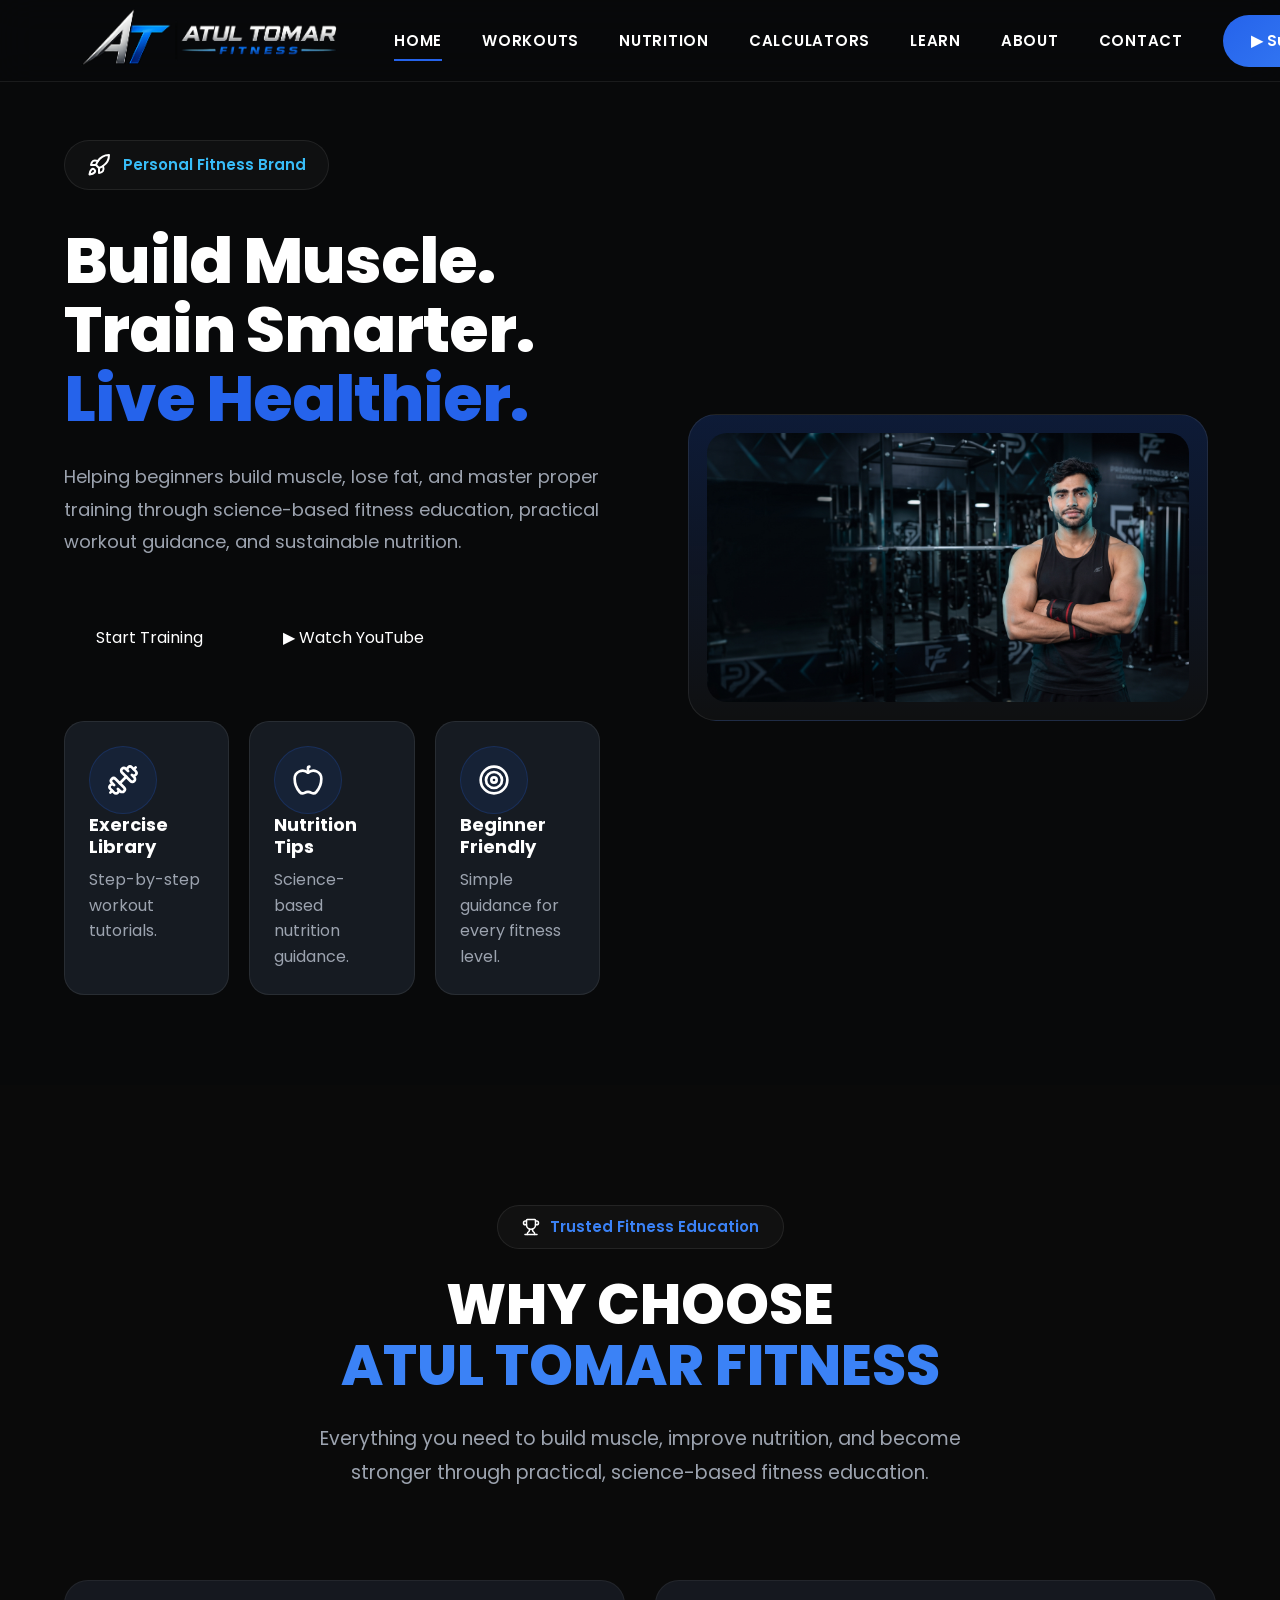
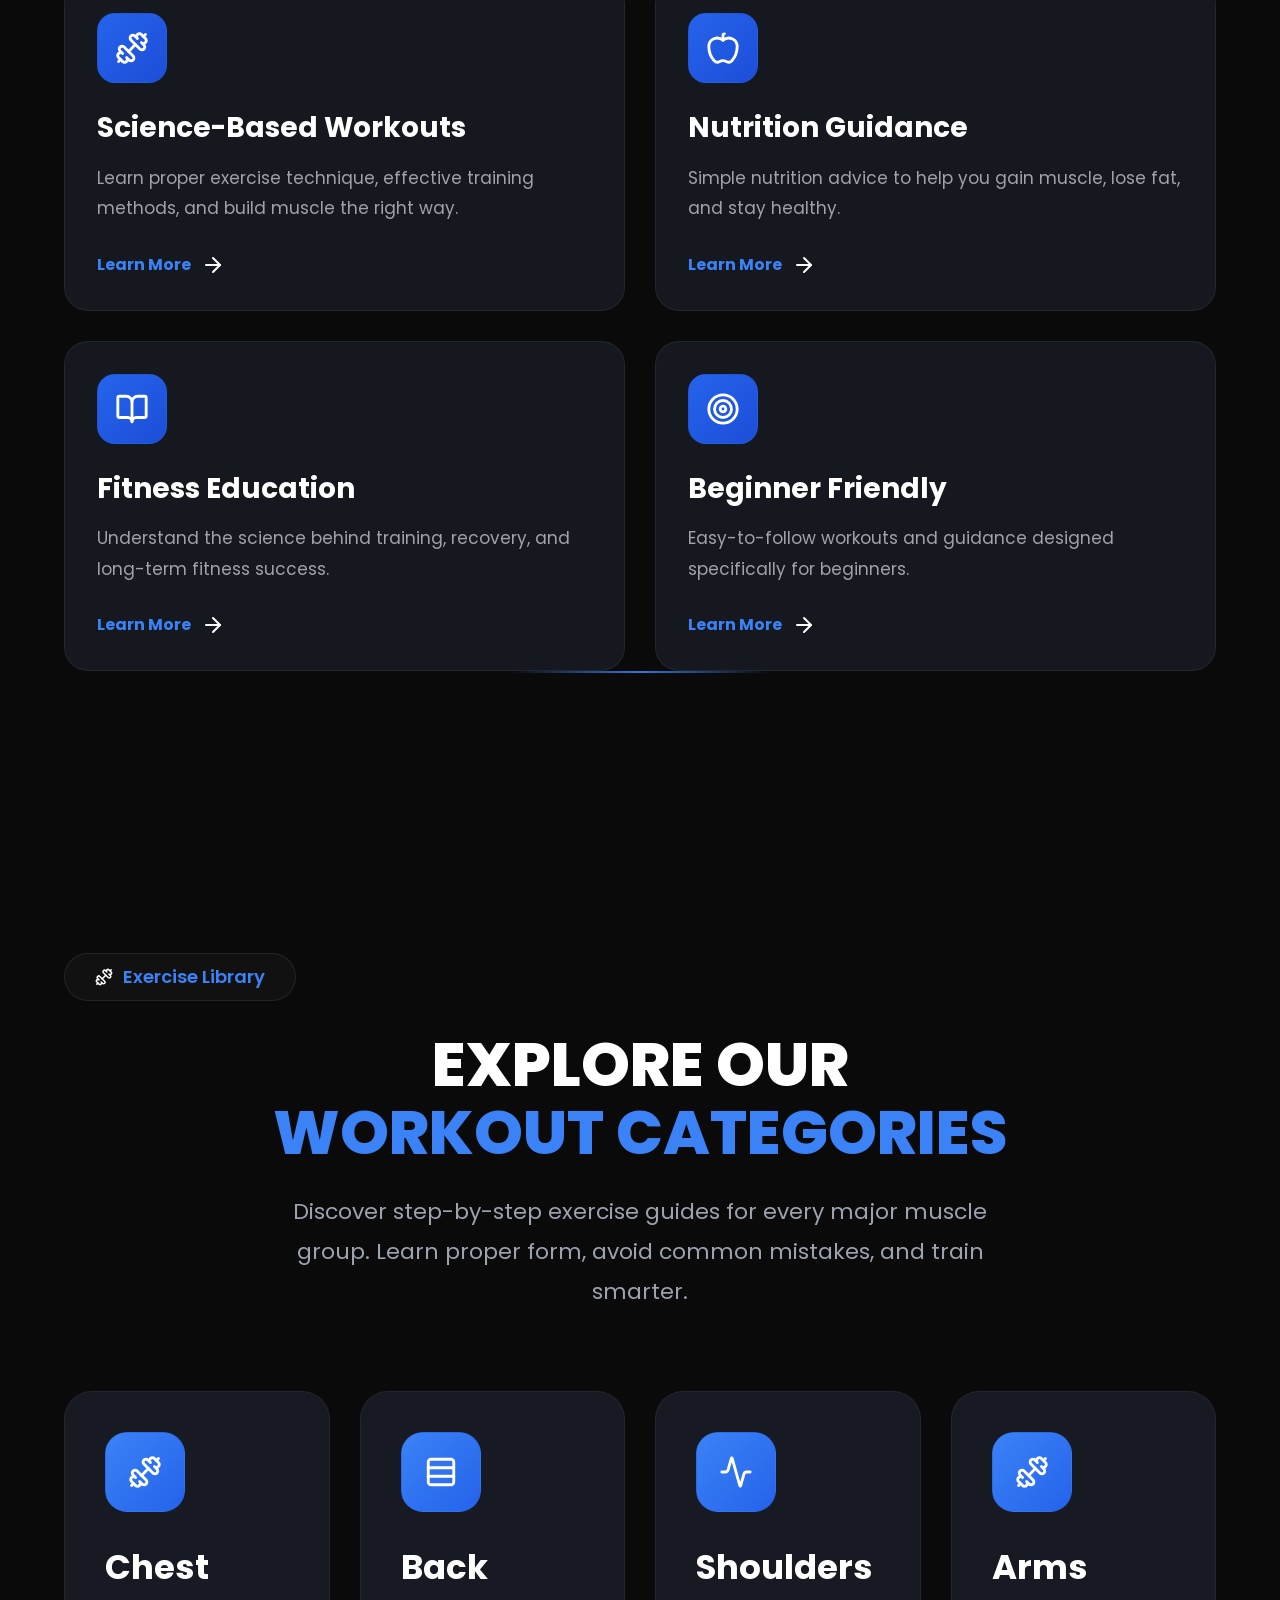
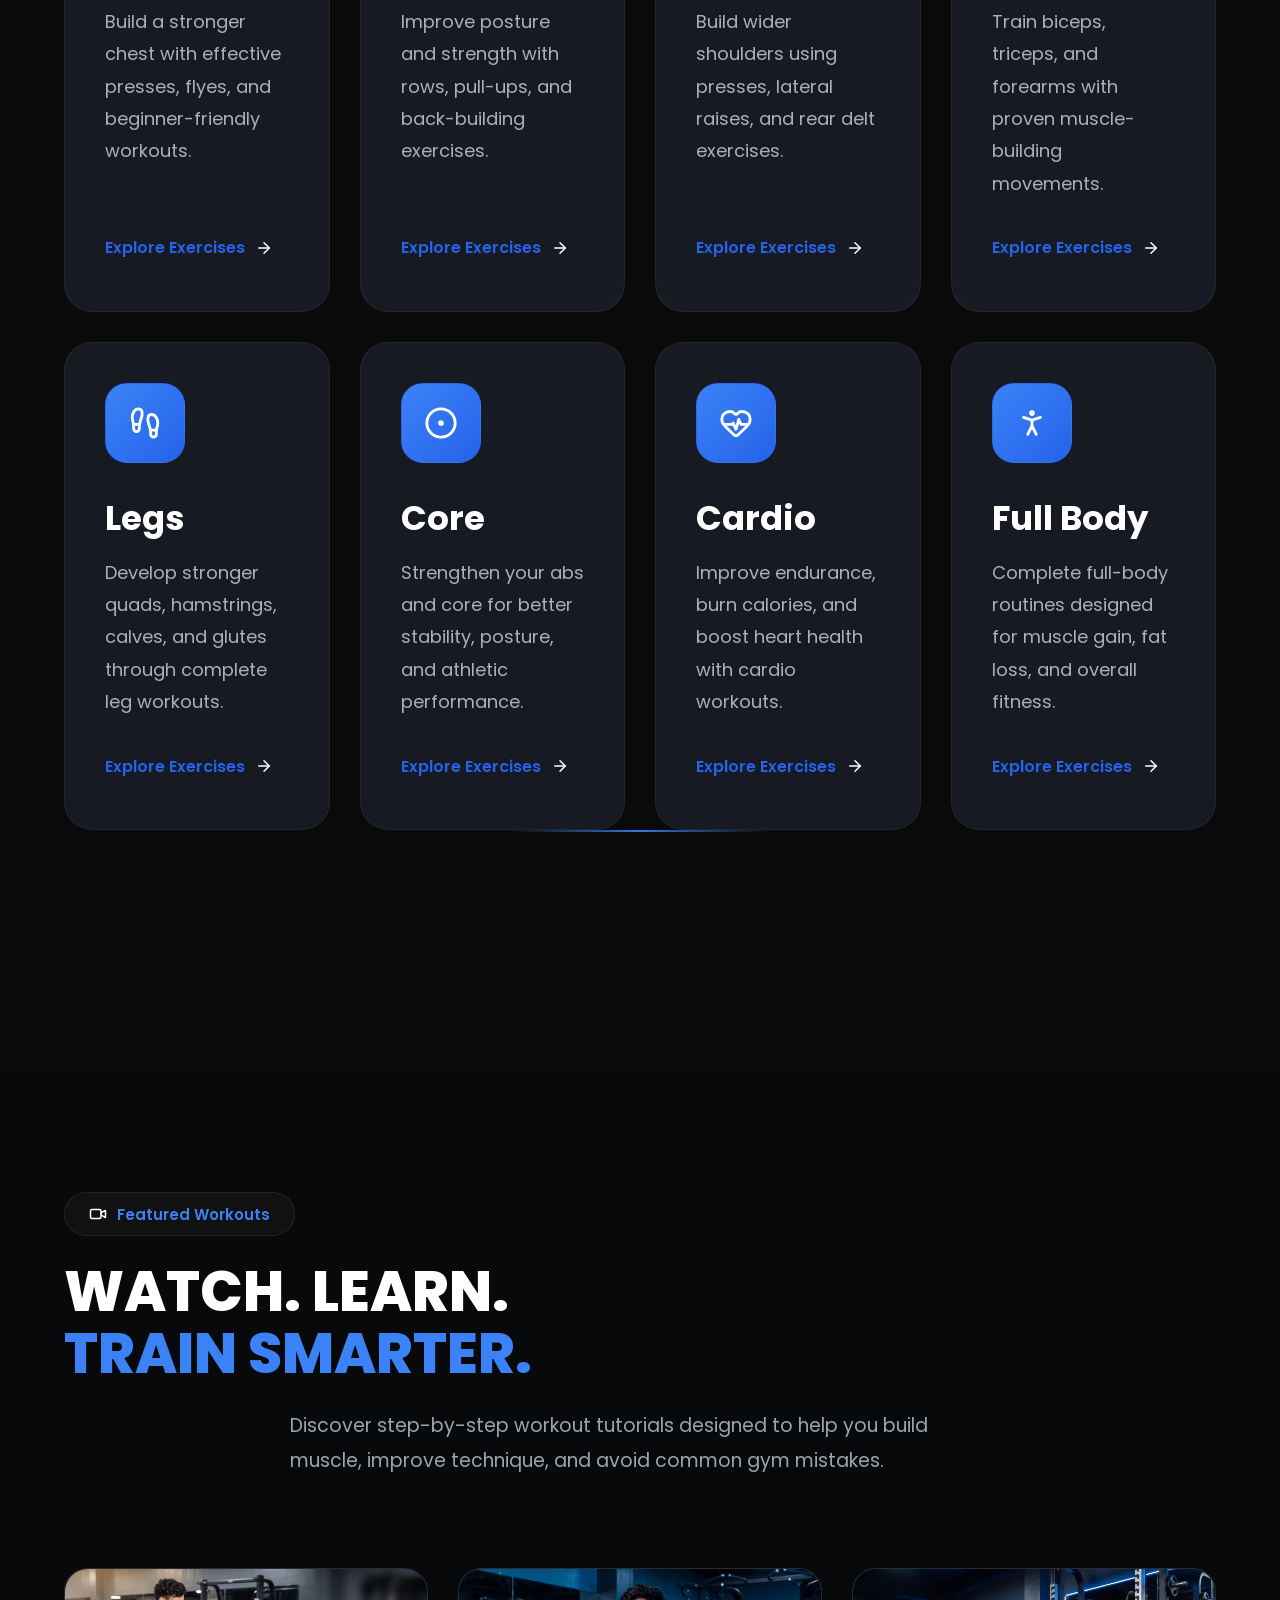
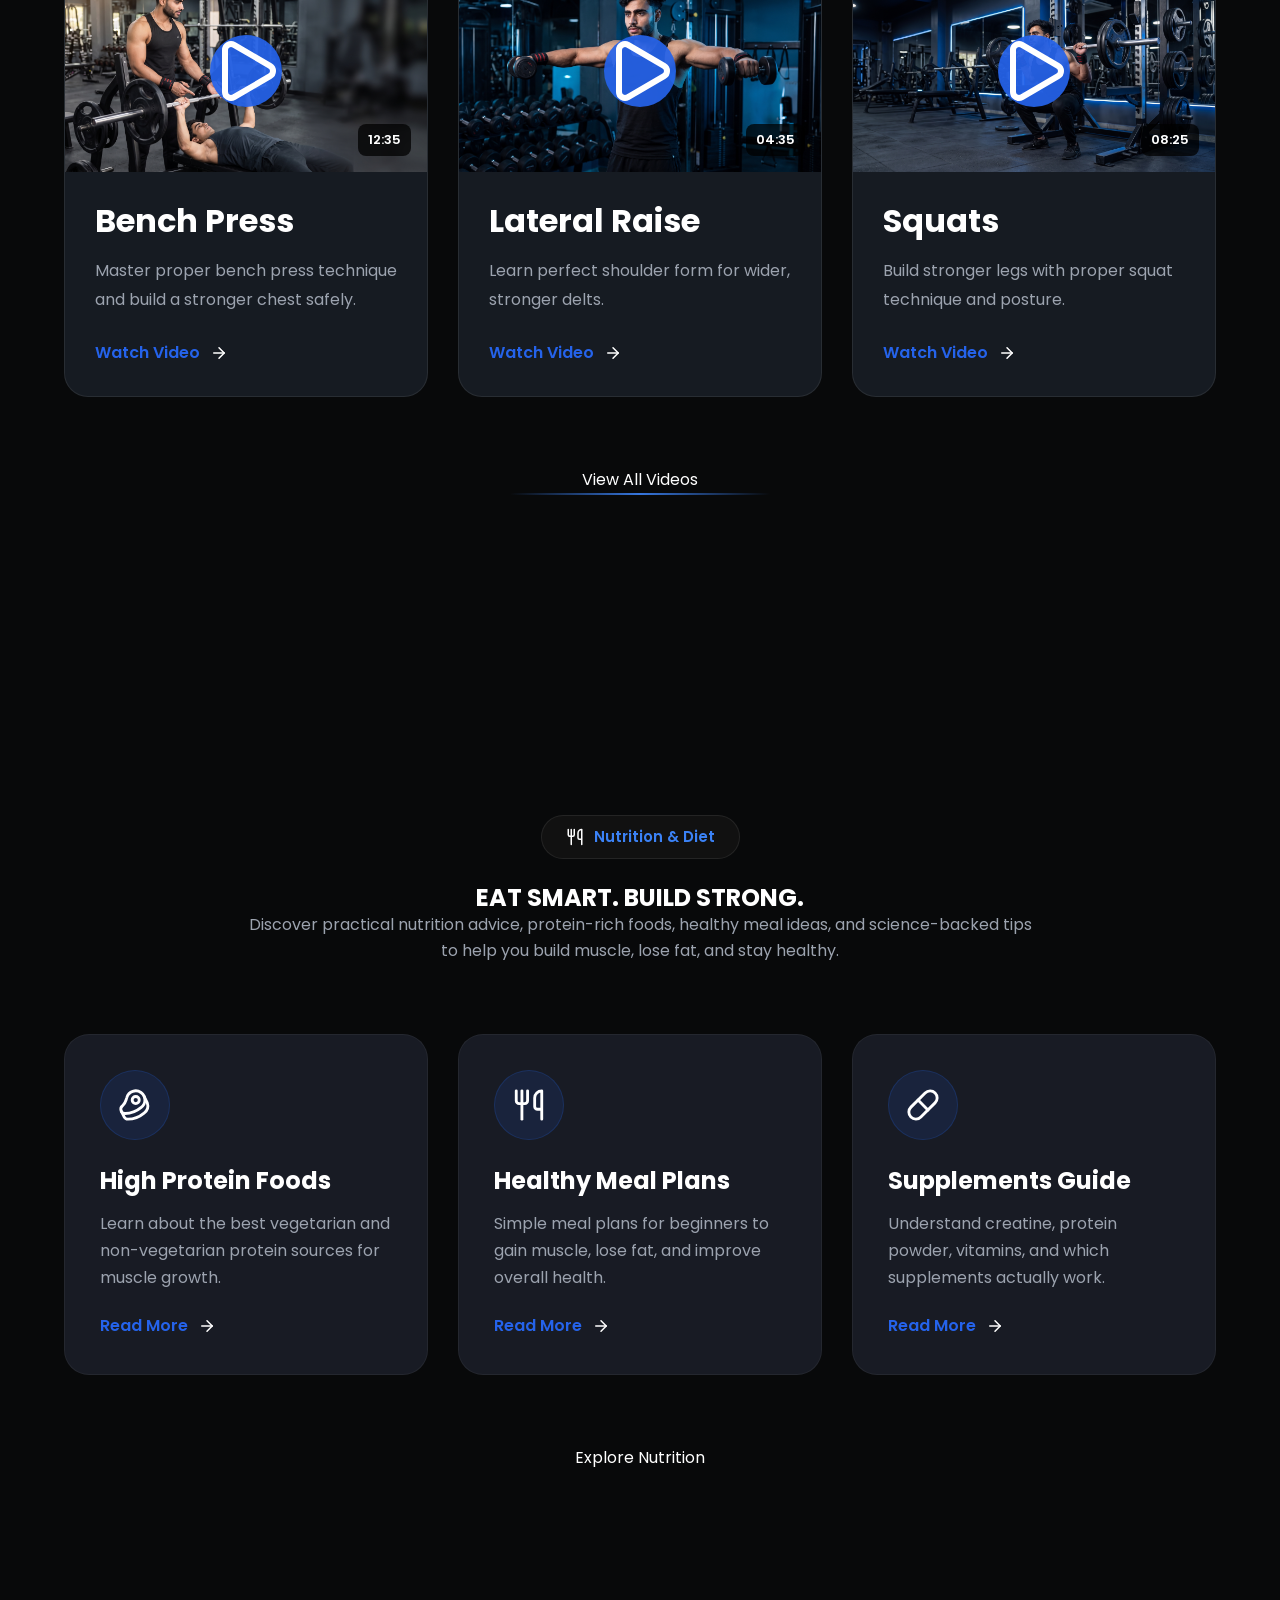
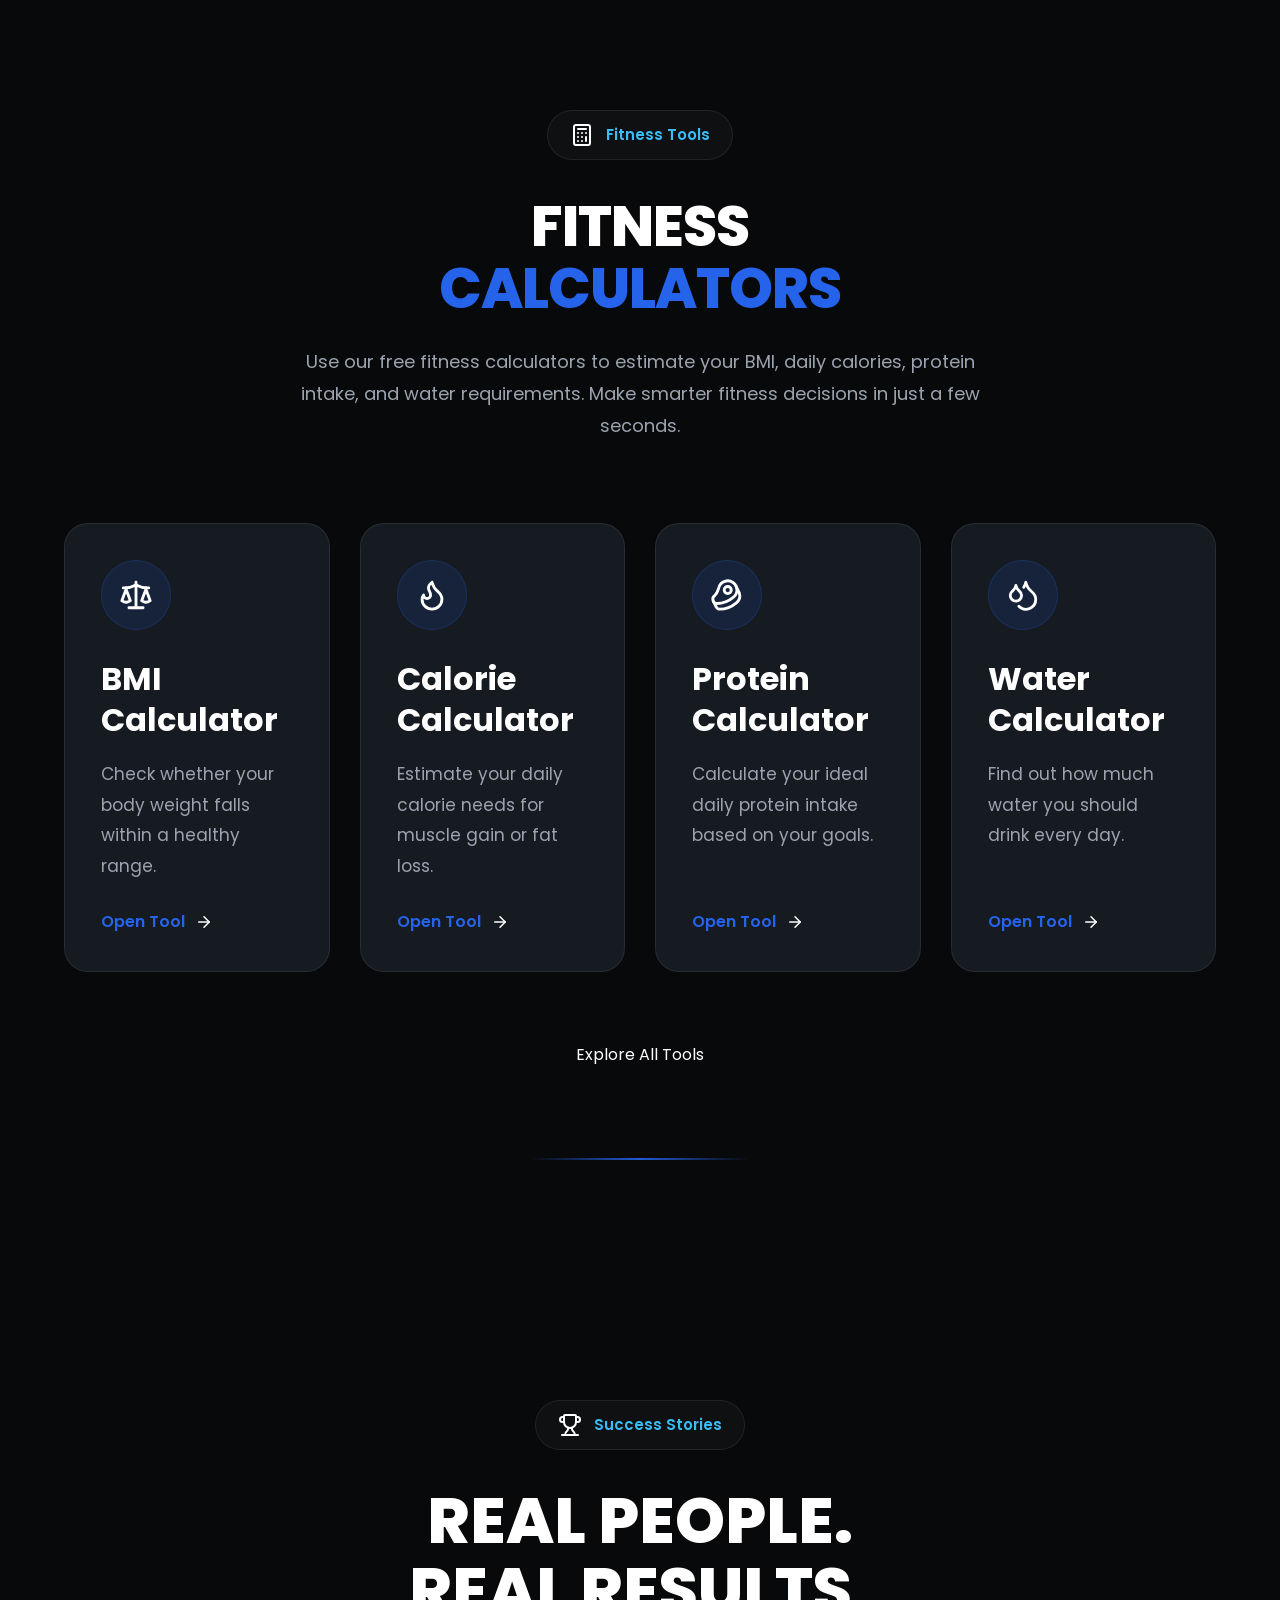
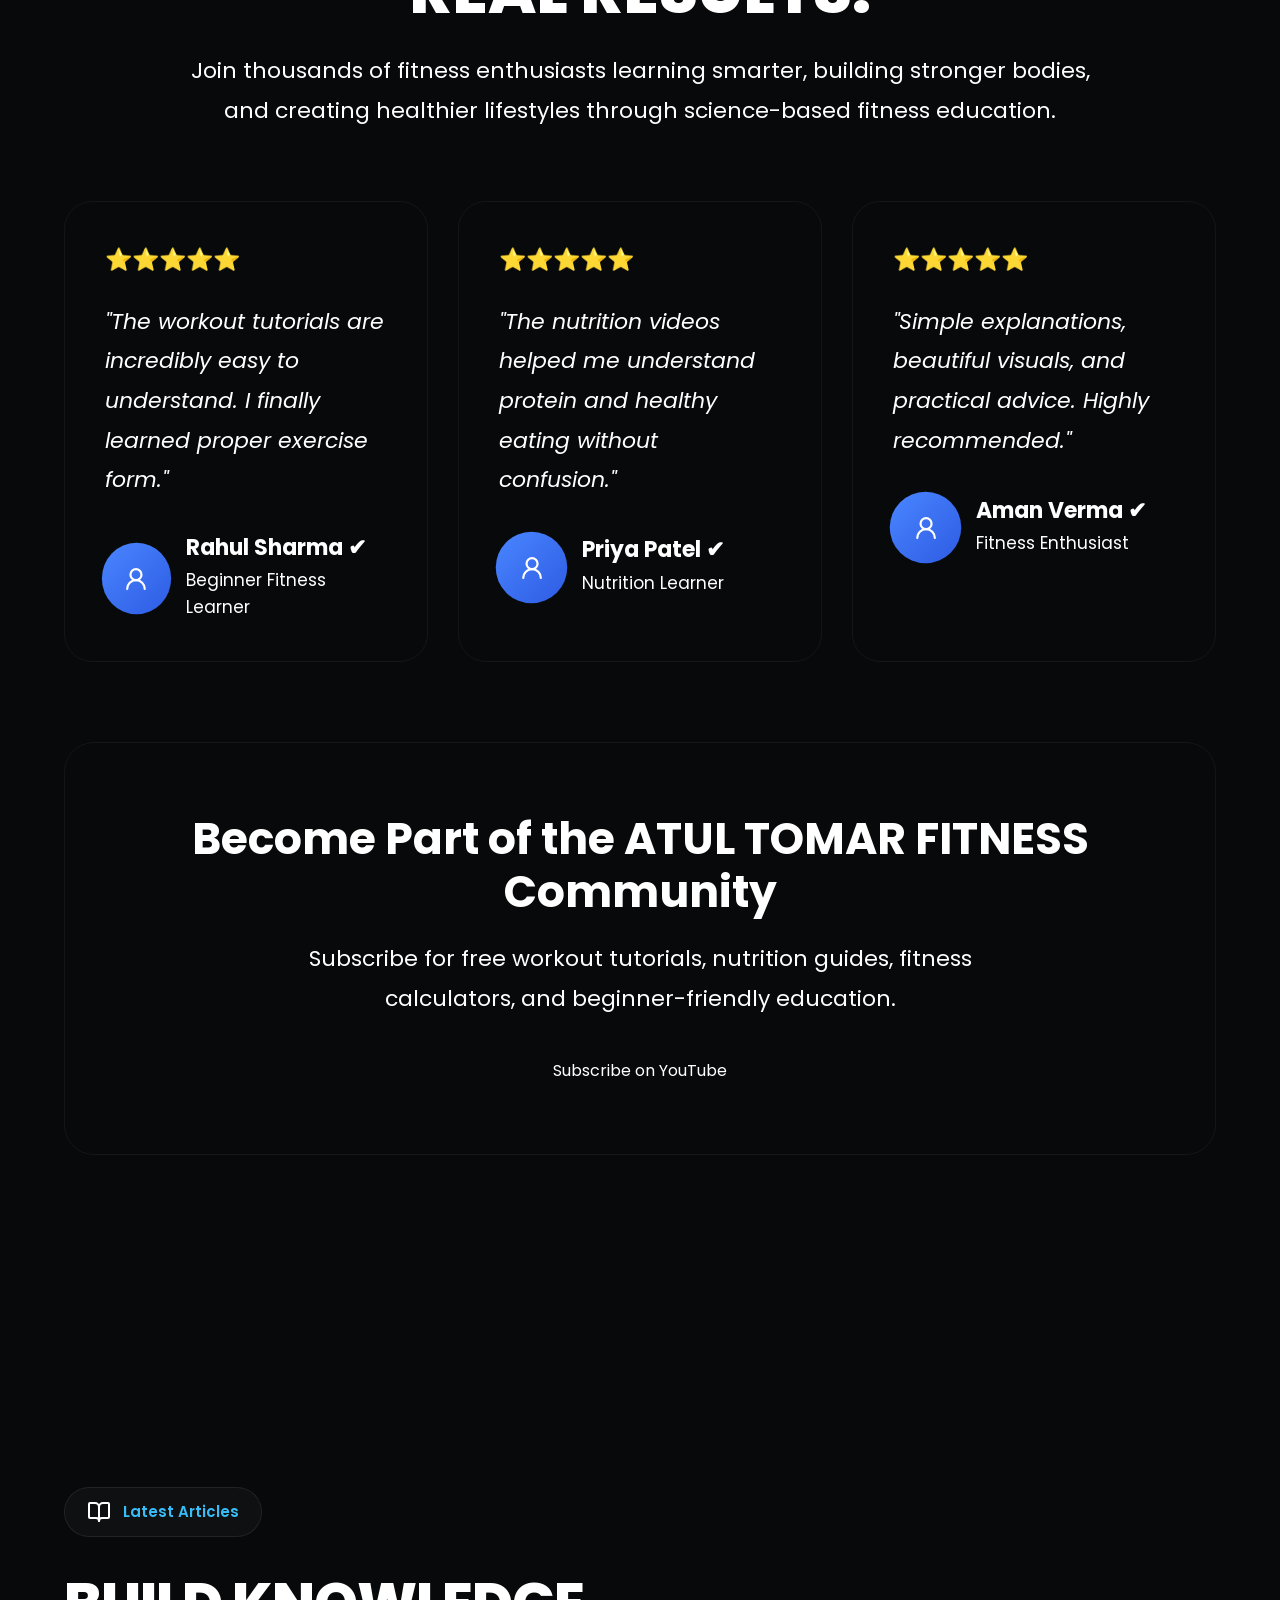
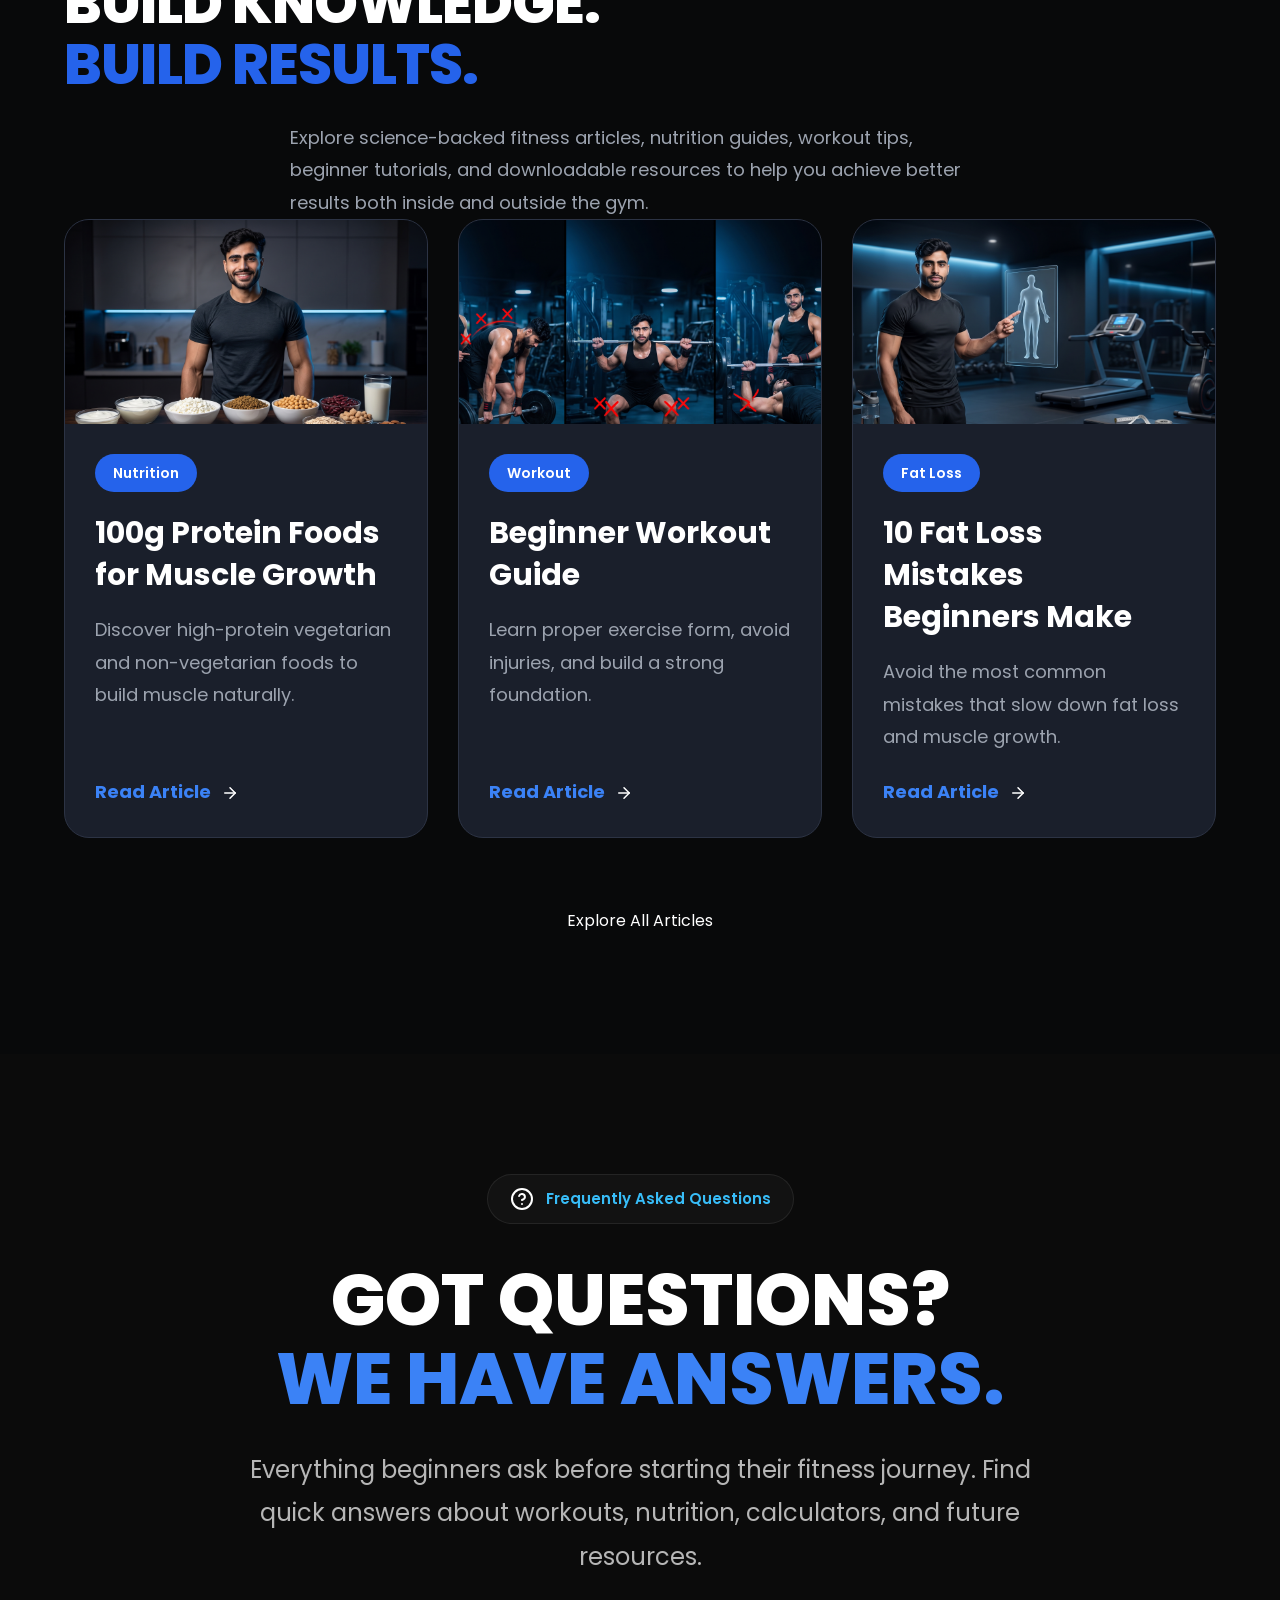
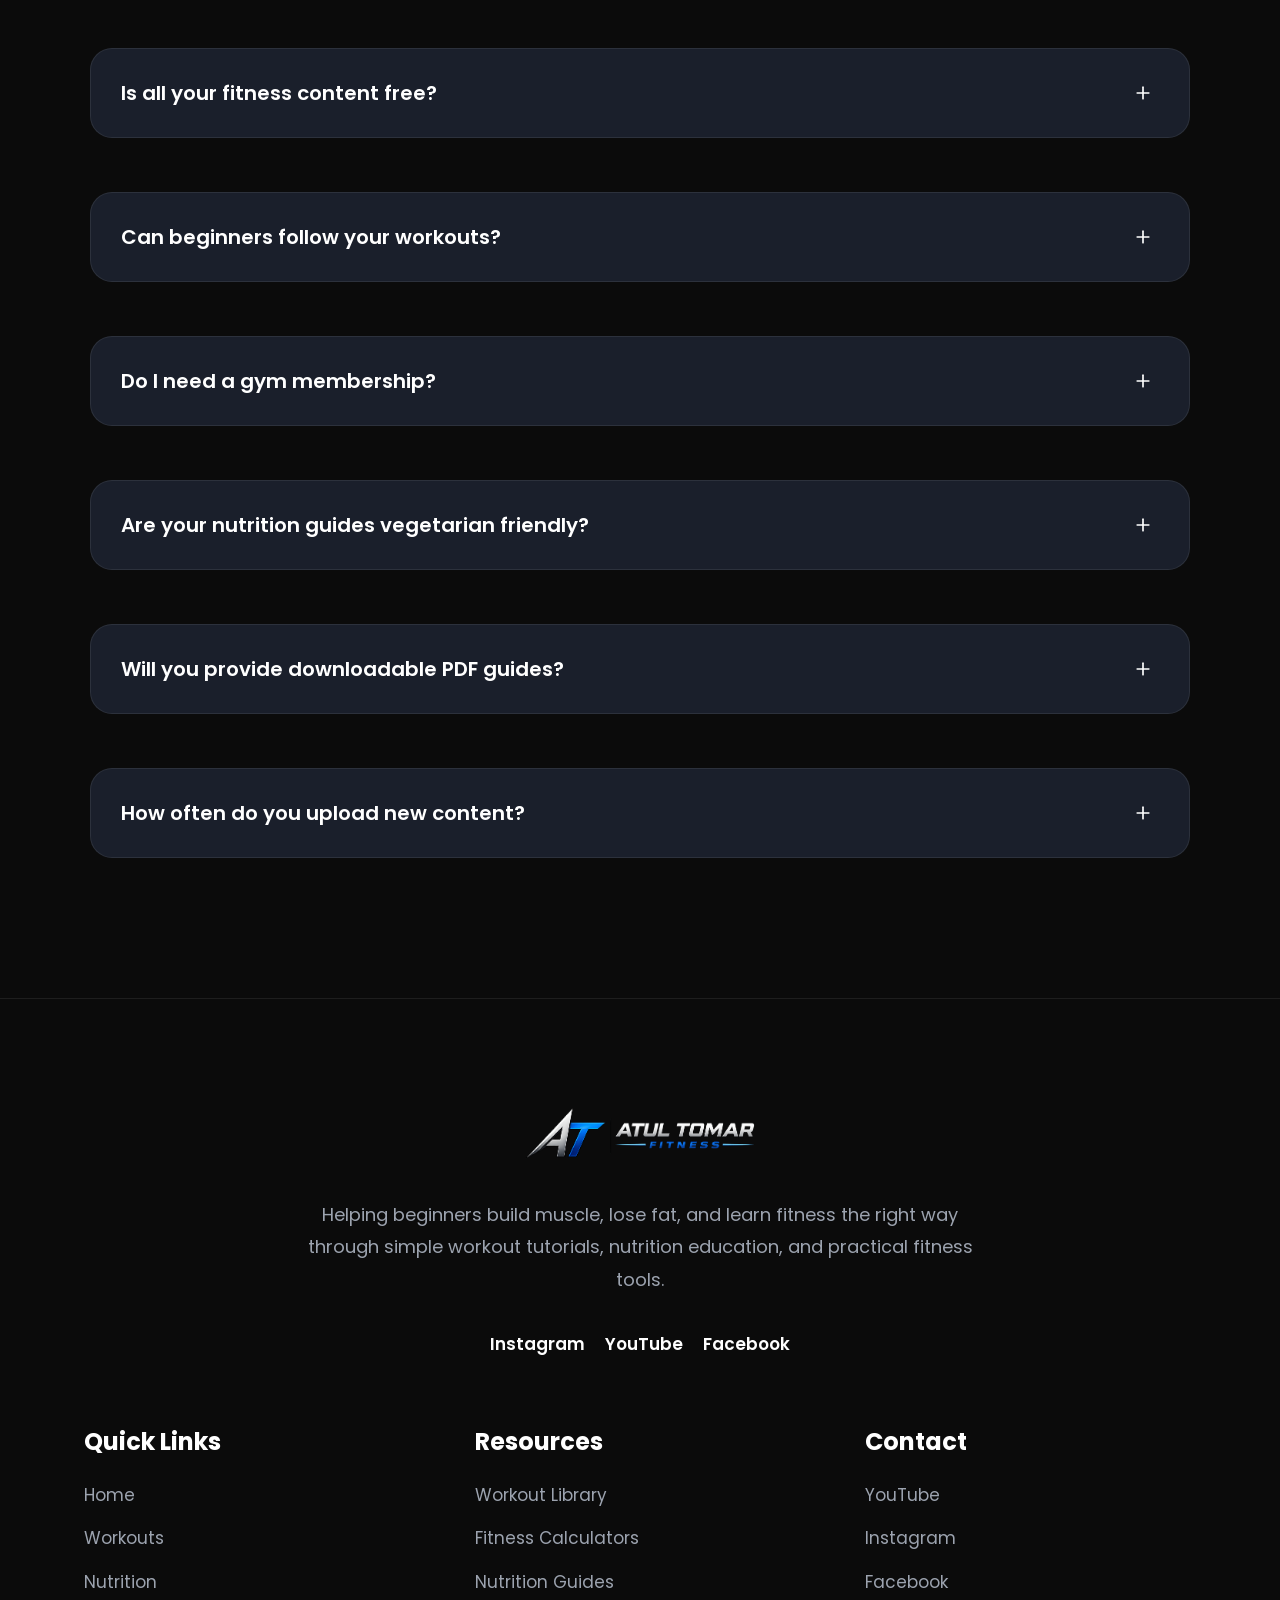
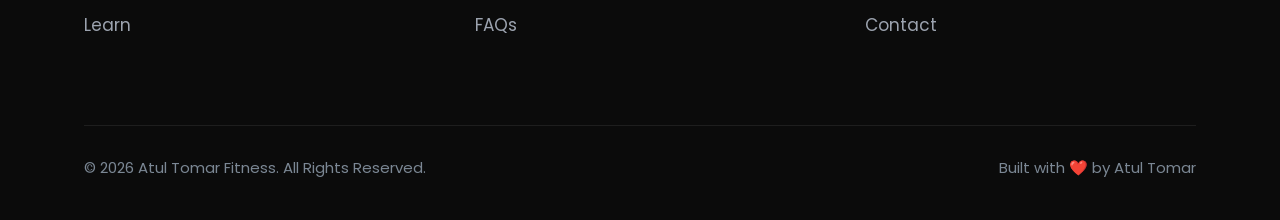
<file: index.html>
<!DOCTYPE html>
<html lang="en">

<head>

    <meta charset="UTF-8">

    <meta name="viewport" content="width=device-width, initial-scale=1.0">

    <title>Atul Tomar Fitness</title>

    <link rel="stylesheet" href="css/style.css">

</head>
<body>
<!-- ======================================================
     HEADER / NAVIGATION
     STATUS : IN PROGRESS
     VERSION : 2.0
====================================================== -->

<header class="site-header">

    <div class="container">

        <nav class="main-nav" aria-label="Primary Navigation">

            <!-- ==================================================
                 LOGO
            =================================================== -->

            <a href="index.html" class="nav-logo">

                <img
                    src="images/horizontal-logo.png"
                    alt="Atul Tomar Fitness Logo"
                    class="logo-image">

            </a>

            <!-- ==================================================
                 PRIMARY NAVIGATION
            =================================================== -->

            <ul
                class="nav-menu"
                id="primary-menu">

                <li class="nav-item">
                    <a href="index.html" class="nav-link active">
                        Home
                    </a>
                </li>

                <li class="nav-item">
                    <a href="workouts.html" class="nav-link">
                        Workouts
                    </a>
                </li>

                <li class="nav-item">
                    <a href="nutrition.html" class="nav-link">
                        Nutrition
                    </a>
                </li>

                <li class="nav-item">
                    <a href="calculators.html" class="nav-link">
                        Calculators
                    </a>
                </li>

                <li class="nav-item">
                    <a href="learn.html" class="nav-link">
                        Learn
                    </a>
                </li>

                <li class="nav-item">
                    <a href="about.html" class="nav-link">
                        About
                    </a>
                </li>

                <li class="nav-item">
                    <a href="contact.html" class="nav-link">
                        Contact
                    </a>
                </li>

            </ul>

            <!-- ==================================================
                 NAVIGATION ACTIONS
            =================================================== -->

            <div class="nav-actions">

                <a
                    href="https://www.youtube.com/@AtulTomarFitness"
                    target="_blank"
                    rel="noopener noreferrer"
                    class="subscribe-btn">

                    ▶ Subscribe

                </a>

                <!-- Mobile Menu Button -->

                <button
                    class="menu-toggle"
                    type="button"
                    aria-label="Toggle navigation"
                    aria-expanded="false"
                    aria-controls="primary-menu">

                    <img
                        src="images/icons/menu.svg"
                        alt=""
                        class="menu-icon"
                        aria-hidden="true">

                </button>

            </div>

        </nav>

    </div>

</header>
                                 <!-- ==========================================
                                    SECTION 01 : NAVIGATION
                                      STATUS : COMPLETE
                                    ========================================== -->


<!-- =====================================================
     SECTION 02 : HERO
     PURPOSE : Introduce the brand and encourage users
               to explore workouts and fitness content.

     CONTENT :
     ✓ Hero Badge
     ✓ Hero Headline
     ✓ Hero Description
     ✓ Call-To-Action Buttons
     ✓ Hero Highlights
     ✓ Professional Hero Image

     STATUS : COMPLETE
===================================================== -->

<section id="home" class="hero-section">

    <div class="container">

        <div class="hero-content">

            <!-- ==========================
                 Hero Left
            ========================== -->

            <div class="hero-left">

                <!-- Hero Badge -->

<div class="hero-badge">

    <img
        src="images/icons/rocket.svg"
        alt="Rocket Icon"
        class="badge-icon">

    <span>Personal Fitness Brand</span>

</div>

                <!-- Hero Heading -->

                <h1 class="hero-title">

    Build Muscle.<br>

    Train Smarter.<br>

    <span>Live Healthier.</span>

</h1>

                <!-- Hero Description -->

                <p class="hero-description">

                    Helping beginners build muscle, lose fat, and master proper training through science-based fitness education, practical workout guidance, and sustainable nutrition.

                </p>

                <!-- Hero Buttons -->

                <div class="hero-buttons">

                    <a href="workouts.html" class="primary-btn">

                        Start Training

                    </a>

                    <a href="https://www.youtube.com/@AtulTomarFitness"
                       target="_blank"  rel="noopener noreferrer"
                       class="secondary-btn">

                        ▶ Watch YouTube

                    </a>

                </div>

               <!-- Hero Highlights -->

<div class="hero-highlights">

    <div class="highlight-card card-hover">

 <span class="highlight-icon icon-circle">

    <img
        src="images/icons/dumbbell.svg"
        alt="Exercise Library">

</span>

        <div class="highlight-content">

            <h3>Exercise Library</h3>

            <p>Step-by-step workout tutorials.</p>

        </div>

    </div>

    <div class="highlight-card card-hover">

        <span class="highlight-icon icon-circle">

    <img
        src="images/icons/apple.svg"
        alt="Nutrition Tips">

</span>

        <div class="highlight-content">

            <h3>Nutrition Tips</h3>

            <p>Science-based nutrition guidance.</p>

        </div>

    </div>

    <div class="highlight-card card-hover">

        <span class="highlight-icon icon-circle">

    <img
        src="images/icons/target.svg"
        alt="Beginner Friendly">

</span>

        <div class="highlight-content">

            <h3>Beginner Friendly</h3>

            <p>Simple guidance for every fitness level.</p>

        </div>

    </div>

</div>

            </div>

            <!-- ==========================
                 Hero Right
            ========================== -->

            <div class="hero-right">

                <div class="hero-image-card">

                    <img
                        src="images/hero-image.jpeg"
                        alt="Coach Atul Tomar"
                        class="hero-image">

                </div>

            </div>

        </div>

    </div>

</section>        

<!--=====================================================
             STATUS : COMPLETE
===================================================== -->

<!-- =====================================================
     SECTION 03 : WHY CHOOSE ATUL TOMAR FITNESS

     PURPOSE :
     Build trust by highlighting the core pillars of
     Atul Tomar Fitness.

     CONTENT :
     ✓ Section Badge
     ✓ Section Heading
     ✓ Section Description
     ✓ Four Feature Cards

     STATUS : IN DEVELOPMENT
===================================================== -->

<section id="why-choose" class="why-choose-section">

    <div class="container">

        <!-- Section Header -->

        <div class="section-header">

            <span class="section-badge">

    <img
        src="images/icons/trophy.svg"
        alt="Trophy"
        class="badge-icon">

    Trusted Fitness Education

</span>

            <h2 class="section-title">
                WHY CHOOSE <br>
                <span>ATUL TOMAR FITNESS</span>
            </h2>

            <p class="section-description">
                Everything you need to build muscle, improve nutrition,
                and become stronger through practical, science-based fitness education.
            </p>

        </div>

        <!-- Feature Cards -->

        <div class="feature-grid">

            <!-- Card 1 -->

            <div class="feature-card card-hover">

              <div class="feature-icon icon-circle">

    <img
        src="images/icons/dumbbell.svg"
        alt="Science-Based Workouts">

</div>

                <h3>Science-Based Workouts</h3>

                <p>
                    Learn proper exercise technique,
                    effective training methods,
                    and build muscle the right way.
                </p>

              <a href="workouts.html" class="feature-link">

    <span>Learn More</span>

    <img
        src="images/icons/arrow-right.svg"
        alt="Arrow"
        class="link-arrow">

</a>

            </div>

            <!-- Card 2 -->

            <div class="feature-card card-hover">

               <div class="feature-icon icon-circle">

    <img
        src="images/icons/apple.svg"
        alt="Nutrition Guidance">

</div>

                <h3>Nutrition Guidance</h3>

                <p>
                    Simple nutrition advice to help you
                    gain muscle, lose fat,
                    and stay healthy.
                </p>

                <a href="nutrition.html" class="feature-link">

    <span>Learn More</span>

    <img
        src="images/icons/arrow-right.svg"
        alt="Arrow"
        class="link-arrow">

</a>
            </div>

            <!-- Card 3 -->

            <div class="feature-card card-hover">

                <div class="feature-icon icon-circle">

    <img
        src="images/icons/book-open.svg"
        alt="Fitness Education">

</div>

                <h3>Fitness Education</h3>

                <p>
                    Understand the science behind
                    training, recovery,
                    and long-term fitness success.
                </p>

                <a href="learn.html" class="feature-link">

    <span>Learn More</span>

    <img
        src="images/icons/arrow-right.svg"
        alt="Arrow"
        class="link-arrow">

</a>

            </div>

            <!-- Card 4 -->

            <div class="feature-card card-hover">

               <div class="feature-icon icon-circle">

    <img
        src="images/icons/target.svg"
        alt="Beginner Friendly">

</div>

                <h3>Beginner Friendly</h3>

                <p>
                    Easy-to-follow workouts and guidance
                    designed specifically
                    for beginners.
                </p>

             <a href="workouts.html" class="feature-link">

    <span>Learn More</span>

    <img
        src="images/icons/arrow-right.svg"
        alt="Arrow"
        class="link-arrow">

</a>
            </div>

        </div>

    </div>

    <!-- Section Divider -->

<div class="section-divider"></div>

</section>

<!-- ==========================================================
     SECTION 03 : WHY CHOOSE ATUL TOMAR FITNESS
     ----------------------------------------------------------
     Purpose:
     • Showcase the core value of the brand.
     • Highlight the main benefits of learning with Atul Tomar Fitness.
     • Build trust through practical, science-based fitness education.

     Components:
     ✓ Section Badge
     ✓ Main Heading
     ✓ Section Description
     ✓ Feature Cards Grid
         - Science-Based Workouts
         - Nutrition Guidance
         - Fitness Education
         - Beginner Friendly
     ✓ Learn More Links
     ✓ Section Divider

     Theme:
     • Dark Premium UI
     • Electric Blue Accent
     • Responsive Grid Layout
     • Modern Card Design

     Status : ✅ Completed
=========================================================== -->


<!-- ==========================================================
     SECTION 04 : EXERCISE LIBRARY
     ----------------------------------------------------------
     Purpose:
     • Showcase major workout categories.
     • Help visitors quickly find exercises.
     • Encourage exploration of the exercise library.

     Components:
     ✓ Section Badge
     ✓ Section Heading
     ✓ Section Description
     ✓ Exercise Category Cards (8)
     ✓ Explore Button
     ✓ Section Divider

     Status : ✅ Completed
=========================================================== -->

<section class="exercise-section" id="workouts">

    <div class="container">

        <!-- Section Badge -->

      <div class="section-badge">

    <img
        src="images/icons/dumbbell.svg"
        alt="Exercise Library"
        class="badge-icon">

    Exercise Library

</div>

        <!-- Section Heading -->

        <h2 class="section-title">
            EXPLORE OUR
            <span>WORKOUT CATEGORIES</span>
        </h2>

        <!-- Section Description -->

        <p class="section-description">
            Discover step-by-step exercise guides for every major muscle group.
            Learn proper form, avoid common mistakes, and train smarter.
        </p>

        <!-- Exercise Grid -->

        <div class="exercise-grid">

            <!-- Chest -->

            <div class="exercise-card card-hover">
            <div class="exercise-icon icon-circle">

    <img
        src="images/icons/dumbbell.svg"
        alt="Chest">

</div>

                <h3>Chest</h3>

                <p>
                    Build a stronger chest with effective presses, flyes,
                    and beginner-friendly workouts.
                </p>

              <a href="workouts.html" class="exercise-link">

    <span>Explore Exercises</span>

    <img
        src="images/icons/arrow-right.svg"
        alt="Arrow"
        class="icon-arrow">

</a>
            </div>

            <!-- Back -->

            <div class="exercise-card card-hover">
               <div class="exercise-icon icon-circle">

    <img
        src="images/icons/rows-3.svg"
        alt="Chest">

</div>

                <h3>Back</h3>

                <p>
                    Improve posture and strength with rows,
                    pull-ups, and back-building exercises.
                </p>

               <a href="workouts.html" class="exercise-link">

    <span>Explore Exercises</span>

    <img
        src="images/icons/arrow-right.svg"
        alt="Arrow"
        class="icon-arrow">

</a>
            </div>

            <!-- Shoulders -->

            <div class="exercise-card card-hover">
             <div class="exercise-icon icon-circle">

    <img
        src="images/icons/activity.svg"
        alt="Chest">

</div>

                <h3>Shoulders</h3>

                <p>
                    Build wider shoulders using presses,
                    lateral raises, and rear delt exercises.
                </p>

              <a href="workouts.html" class="exercise-link">

    <span>Explore Exercises</span>

    <img
        src="images/icons/arrow-right.svg"
        alt="Arrow"
        class="icon-arrow">

</a>
            </div>

            <!-- Arms -->

            <div class="exercise-card card-hover">
               <div class="exercise-icon icon-circle">

    <img
        src="images/icons/dumbbell.svg"
        alt="Chest">

</div>

                <h3>Arms</h3>

                <p>
                    Train biceps, triceps, and forearms with
                    proven muscle-building movements.
                </p>
<a href="workouts.html" class="exercise-link">

    <span>Explore Exercises</span>

    <img
        src="images/icons/arrow-right.svg"
        alt="Arrow"
        class="icon-arrow">

</a>
            </div>

            <!-- Legs -->

            <div class="exercise-card card-hover">
           <div class="exercise-icon icon-circle">

    <img
        src="images/icons/footprints.svg"
        alt="Chest">

</div>

                <h3>Legs</h3>

                <p>
                    Develop stronger quads, hamstrings, calves,
                    and glutes through complete leg workouts.
                </p>

             <a href="workouts.html" class="exercise-link">

    <span>Explore Exercises</span>

    <img
        src="images/icons/arrow-right.svg"
        alt="Arrow"
        class="icon-arrow">

</a>
            </div>

            <!-- Core -->

            <div class="exercise-card card-hover">
             <div class="exercise-icon icon-circle">

    <img
        src="images/icons/circle-dot.svg"
        alt="Chest">

</div>

                <h3>Core</h3>

                <p>
                    Strengthen your abs and core for better
                    stability, posture, and athletic performance.
                </p>

             <a href="workouts.html" class="exercise-link">

    <span>Explore Exercises</span>

    <img
        src="images/icons/arrow-right.svg"
        alt="Arrow"
        class="icon-arrow">

</a>
            </div>

            <!-- Cardio -->

            <div class="exercise-card card-hover">
               <div class="exercise-icon icon-circle">

    <img
        src="images/icons/heart-pulse.svg"
        alt="Chest">

</div>

                <h3>Cardio</h3>

                <p>
                    Improve endurance, burn calories,
                    and boost heart health with cardio workouts.
                </p>

               <a href="workouts.html" class="exercise-link">

    <span>Explore Exercises</span>

    <img
        src="images/icons/arrow-right.svg"
        alt="Arrow"
        class="icon-arrow">

</a>
            </div>

            <!-- Full Body -->

            <div class="exercise-card card-hover">
            <div class="exercise-icon icon-circle">

    <img
        src="images/icons/person-standing.svg"
        alt="Chest">

</div>

                <h3>Full Body</h3>

                <p>
                    Complete full-body routines designed for
                    muscle gain, fat loss, and overall fitness.
                </p>
<a href="workouts.html" class="exercise-link">

    <span>Explore Exercises</span>

    <img
        src="images/icons/arrow-right.svg"
        alt="Arrow"
        class="icon-arrow">

</a>
            </div>

        </div>

    </div>

    <!-- Section Divider -->

    <div class="section-divider"></div>

</section>

<!-- ======================================================
     SECTION 05 - FEATURED WORKOUT VIDEOS
     Showcase popular workout tutorials from YouTube.
     Includes section heading, featured video cards,
     CTA button, and section divider.
======================================================= -->

<section class="featured-videos-section">

    <div class="container">

        <!-- Section Badge -->

        <div class="section-badge">

    <img
        src="images/icons/video.svg"
        alt="Featured Workouts"
        class="badge-icon">

    Featured Workouts

</div>

        <!-- Section Heading -->

        <h2 class="section-title">
            WATCH. LEARN.<br>
            <span>TRAIN SMARTER.</span>
        </h2>

        <!-- Section Description -->

        <p class="section-description">
            Discover step-by-step workout tutorials designed to help you
            build muscle, improve technique, and avoid common gym mistakes.
        </p>

        <!-- Featured Videos Grid -->

        <div class="video-grid">

            <!-- Video Card 01 -->

            <div class="video-card card-hover">

                <div class="video-thumbnail">

                    <img src="images/bench-press.jpeg" alt="Bench Press Tutorial">

                   <div class="play-button">

    <img
        src="images/icons/play.svg"
        alt="Play Video"
        class="play-icon">

</div>
                      <span class="video-duration">12:35</span>

                </div>

                <div class="video-content">

                    <h3>Bench Press</h3>

                    <p>
                        Master proper bench press technique and
                        build a stronger chest safely.
                    </p>

                 <a href="https://www.youtube.com/@AtulTomarFitness"
   target="_blank"
   rel="noopener noreferrer"
   class="video-link">

    <span>Watch Video</span>

    <img
        src="images/icons/arrow-right.svg"
        alt="Arrow"
        class="icon-arrow">

</a>
                </div>

            </div>

            <!-- Video Card 02 -->

            <div class="video-card card-hover">

                <div class="video-thumbnail">

                    <img src="images/lateral-raise.jpeg" alt="Lateral Raise Tutorial">

                    <div class="play-button">

    <img
        src="images/icons/play.svg"
        alt="Play Video"
        class="play-icon">

</div>

                      <span class="video-duration">04:35</span>

                </div>

                <div class="video-content">

                    <h3>Lateral Raise</h3>

                    <p>
                        Learn perfect shoulder form for
                        wider, stronger delts.
                    </p>

                   <a href="https://www.youtube.com/@AtulTomarFitness"
   target="_blank"
   rel="noopener noreferrer"
   class="video-link">

    <span>Watch Video</span>

    <img
        src="images/icons/arrow-right.svg"
        alt="Arrow"
        class="icon-arrow">

</a>

                </div>

            </div>

            <!-- Video Card 03 -->

            <div class="video-card card-hover">

                <div class="video-thumbnail">

                    <img src="images/squats.jpeg" alt="Squat Tutorial">

                 <div class="play-button">

    <img
        src="images/icons/play.svg"
        alt="Play Video"
        class="play-icon">

</div>

                      <span class="video-duration">08:25</span>

                </div>

                <div class="video-content">

                    <h3>Squats</h3>

                    <p>
                        Build stronger legs with proper
                        squat technique and posture.
                    </p>

                  <a href="https://www.youtube.com/@AtulTomarFitness"
   target="_blank"
   rel="noopener noreferrer"
   class="video-link">

    <span>Watch Video</span>

    <img
        src="images/icons/arrow-right.svg"
        alt="Arrow"
        class="icon-arrow">

</a>

                </div>

            </div>

        </div>

        <!-- View All Videos Button -->

        <div class="videos-button">

          <a href="https://www.youtube.com/@AtulTomarFitness"
   target="_blank"
   rel="noopener noreferrer"
   class="primary-btn">

    View All Videos

</a>

        </div>

        <!-- Section Divider -->

        <div class="section-divider"></div>

    </div>

</section>
<!-- ==========================================
        SECTION 06 - NUTRITION & DIETG
========================================== -->

<section class="nutrition-section">

    <div class="container">

        <div class="section-header">

       <span class="section-badge">

    <img
        src="images/icons/utensils.svg"
        alt=""
        aria-hidden="true">

    Nutrition &amp; Diet

</span>

            <h2>
                EAT SMART.
                <span>BUILD STRONG.</span>
            </h2>

            <p>
                Discover practical nutrition advice, protein-rich foods,
                healthy meal ideas, and science-backed tips to help you
                build muscle, lose fat, and stay healthy.
            </p>

        </div>

        <div class="nutrition-grid">

            <!-- Card 1 -->

            <div class="nutrition-card card-hover">

              <div class="nutrition-icon icon-circle">

    <img
        src="images/icons/beef.svg"
        alt="High Protein Foods">

</div>

                <h3>High Protein Foods</h3>

                <p>
                    Learn about the best vegetarian and non-vegetarian
                    protein sources for muscle growth.
                </p>

              <a href="nutrition.html" class="nutrition-link">

    <span>Read More</span>

    <img
        src="images/icons/arrow-right.svg"
        alt="Arrow"
        class="icon-arrow">

</a>

            </div>

            <!-- Card 2 -->

            <div class="nutrition-card card-hover">
<div class="nutrition-icon icon-circle">

    <img
        src="images/icons/utensils.svg"
        alt="Healthy Meal Plans">

</div>

                <h3>Healthy Meal Plans</h3>

                <p>
                    Simple meal plans for beginners to gain muscle,
                    lose fat, and improve overall health.
                </p>

              <a href="nutrition.html" class="nutrition-link">

    <span>Read More</span>

    <img
        src="images/icons/arrow-right.svg"
        alt="Arrow"
        class="icon-arrow">

</a>

            </div>

            <!-- Card 3 -->

            <div class="nutrition-card card-hover">

              <div class="nutrition-icon icon-circle">

    <img
        src="images/icons/pill.svg"
        alt="Supplements Guide">

</div>

                <h3>Supplements Guide</h3>

                <p>
                    Understand creatine, protein powder, vitamins,
                    and which supplements actually work.
                </p>
<a href="nutrition.html" class="nutrition-link">

    <span>Read More</span>

    <img
        src="images/icons/arrow-right.svg"
        alt="Arrow"
        class="icon-arrow">

</a>

            </div>

        </div>

        <div class="section-button">

           <a href="nutrition.html" class="primary-btn">

    Explore Nutrition

</a>

        </div>

    </div>

</section>

<!-- ==========================================
        END OF SECTION 06
========================================== -->
<!-- ==========================================
        SECTION 07 - FITNESS TOOLS
========================================== -->

<section class="tools-section">

    <div class="container">

        <!-- Section Header -->

        <div class="section-header">

           <div class="hero-badge">

    <img
        src="images/icons/calculator.svg"
        alt="Fitness Tools"
        class="badge-icon">

    <span>Fitness Tools</span>

</div>

            <h2>
                FITNESS
                <span>CALCULATORS</span>
            </h2>

            <p>
                Use our free fitness calculators to estimate your BMI,
                daily calories, protein intake, and water requirements.
                Make smarter fitness decisions in just a few seconds.
            </p>

        </div>

        <!-- Tools Grid -->

        <div class="tools-grid">

            <!-- BMI Calculator -->

            <div class="tool-card card-hover">

                <div class="tool-icon icon-circle">

    <img
        src="images/icons/scale.svg"
        alt="BMI Calculator">

</div>

                <h3>BMI Calculator</h3>

                <p>
                    Check whether your body weight falls within a healthy range.
                </p>

              <a href="calculators.html" class="tool-link">

    <span>Open Tool</span>

    <img
        src="images/icons/arrow-right.svg"
        alt="Arrow"
        class="icon-arrow">

</a>

            </div>

            <!-- Calories Calculator -->

            <div class="tool-card card-hover">

                <div class="tool-icon icon-circle">

    <img
        src="images/icons/flame.svg"
        alt="Calorie Calculator">

</div>

                <h3>Calorie Calculator</h3>

                <p>
                    Estimate your daily calorie needs for muscle gain or fat loss.
                </p>

               <a href="calculators.html" class="tool-link">

    <span>Open Tool</span>

    <img
        src="images/icons/arrow-right.svg"
        alt="Arrow"
        class="icon-arrow">

</a>

            </div>

            <!-- Protein Calculator -->

            <div class="tool-card card-hover">

               <div class="tool-icon icon-circle">

    <img
        src="images/icons/beef.svg"
        alt="Protein Calculator">

</div>

                <h3>Protein Calculator</h3>

                <p>
                    Calculate your ideal daily protein intake based on your goals.
                </p>

               <a href="calculators.html" class="tool-link">

    <span>Open Tool</span>

    <img
        src="images/icons/arrow-right.svg"
        alt="Arrow"
        class="icon-arrow">

</a>

            </div>

            <!-- Water Calculator -->

            <div class="tool-card card-hover">

                <div class="tool-icon icon-circle">

    <img
        src="images/icons/droplets.svg"
        alt="Water Calculator">

</div>

                <h3>Water Calculator</h3>

                <p>
                    Find out how much water you should drink every day.
                </p>

               <a href="calculators.html" class="tool-link">

    <span>Open Tool</span>

    <img
        src="images/icons/arrow-right.svg"
        alt="Arrow"
        class="icon-arrow">

</a>

            </div>

        </div>

        <!-- Section Button -->

        <div class="section-button">

           <a href="calculators.html" class="primary-btn">

    Explore All Tools

</a>

        </div>

        <!-- Divider -->

        <div class="section-divider"></div>

    </div>

</section>

<!-- ==========================================
        END OF SECTION 07
========================================== -->

<!-- ==========================================
        SECTION 08 - SUCCESS STORIES
========================================== -->

<section class="testimonials-section">

    <div class="container">

        <!-- Section Header -->

        <div class="section-header">

           <div class="hero-badge">

    <img
        src="images/icons/trophy.svg"
        alt="Success Stories"
        class="badge-icon">

    <span>Success Stories</span>

</div>

            <h2>
                REAL PEOPLE.
                <span>REAL RESULTS.</span>
            </h2>

            <p>
                Join thousands of fitness enthusiasts learning smarter,
                building stronger bodies, and creating healthier lifestyles
                through science-based fitness education.
            </p>

        </div>

        <!-- Testimonials -->

        <div class="testimonial-grid">

            <!-- Testimonial 01 -->

            <div class="testimonial-card card-hover">

                <div class="stars">
                    ⭐⭐⭐⭐⭐
                </div>

                <p class="review">

                    "The workout tutorials are incredibly easy to understand.
                    I finally learned proper exercise form."

                </p>

                <div class="user">

                    <div class="user-avatar">

    <img
        src="images/icons/user-round.svg"
        alt="User">

</div>

                    <div>

                        <h4>Rahul Sharma ✔</h4>

                        <span>Beginner Fitness Learner</span>

                    </div>

                </div>

            </div>

            <!-- Testimonial 02 -->

            <div class="testimonial-card card-hover">

                <div class="stars">
                    ⭐⭐⭐⭐⭐
                </div>

                <p class="review">

                    "The nutrition videos helped me understand protein and
                    healthy eating without confusion."

                </p>

                <div class="user">

                  <div class="user-avatar">

    <img
        src="images/icons/user-round.svg"
        alt="User">

</div>

                    <div>

                        <h4>Priya Patel ✔</h4>

                        <span>Nutrition Learner</span>

                    </div>

                </div>

            </div>

            <!-- Testimonial 03 -->

            <div class="testimonial-card card-hover">

                <div class="stars">
                    ⭐⭐⭐⭐⭐
                </div>

                <p class="review">

                    "Simple explanations, beautiful visuals,
                    and practical advice. Highly recommended."

                </p>

                <div class="user">

                   <div class="user-avatar">

    <img
        src="images/icons/user-round.svg"
        alt="User">

</div>

                    <div>

                        <h4>Aman Verma ✔</h4>

                        <span>Fitness Enthusiast</span>

                    </div>

                </div>

            </div>

        </div>

        <!-- Community CTA -->

        <div class="community-box">

            <h3>
                Become Part of the
                <span>ATUL TOMAR FITNESS</span> Community
            </h3>

            <p>

                Subscribe for free workout tutorials, nutrition guides,
                fitness calculators, and beginner-friendly education.

            </p>

            <a
    href="https://www.youtube.com/@AtulTomarFitness"
    target="_blank"
    class="primary-btn">

    Subscribe on YouTube

</a>

        </div>

        <!-- Section Divider -->

        <div class="section-divider"></div>

    </div>

</section>

<!-- ==========================================
        END SECTION 08
========================================== -->
<!-- ===================================================== -->
<!-- SECTION 09 - LATEST ARTICLES & FITNESS GUIDES -->
<!-- ===================================================== -->

<section class="articles-section">

    <div class="container">

        <!-- Section Badge -->
        <div class="hero-badge">

    <img
        src="images/icons/book-open.svg"
        alt="Latest Articles"
        class="badge-icon">

    <span>Latest Articles</span>

</div>

        <!-- Section Heading -->
        <h2 class="section-title">
            BUILD KNOWLEDGE.<br>
            <span>BUILD RESULTS.</span>
        </h2>

        <!-- Section Description -->
        <p class="section-description">
            Explore science-backed fitness articles, nutrition guides, workout tips,
            beginner tutorials, and downloadable resources to help you achieve
            better results both inside and outside the gym.
        </p>

        <!-- Articles Grid -->
        <div class="articles-grid">

            <!-- Article 1 -->
            <div class="article-card card-hover">

                <div class="article-image image-hover">
                    <img src="images/100gmprotein.jpeg" alt="100g Protein Foods">
                </div>

                <div class="article-content">

                    <div class="article-category">
                        Nutrition
                    </div>

                    <h3>
                        100g Protein Foods for Muscle Growth
                    </h3>

                    <p>
                        Discover high-protein vegetarian and non-vegetarian foods to
                        build muscle naturally.
                    </p>

                  <a href="learn.html" class="read-more">

    <span>Read Article</span>

    <img
        src="images/icons/arrow-right.svg"
        alt="Arrow"
        class="icon-arrow">

</a>

                </div>

            </div>

            <!-- Article 2 -->
            <div class="article-card card-hover">

                <div class="article-image image-hover">
                    <img src="images/beginner-workout.jpeg" alt="Beginner Workout Guide">
                </div>

                <div class="article-content">

                    <div class="article-category">
                        Workout
                    </div>

                    <h3>
                        Beginner Workout Guide
                    </h3>

                    <p>
                        Learn proper exercise form, avoid injuries, and build a
                        strong foundation.
                    </p>

                   <a href="learn.html" class="read-more">

    <span>Read Article</span>

    <img
        src="images/icons/arrow-right.svg"
        alt="Arrow"
        class="icon-arrow">

</a>

                </div>

            </div>

            <!-- Article 3 -->
            <div class="article-card card-hover">

                <div class="article-image image-hover">
                    <img src="images/fat-loss.jpeg" alt="Fat Loss Mistakes">
                </div>

                <div class="article-content">

                    <div class="article-category">
                        Fat Loss
                    </div>

                    <h3>
                        10 Fat Loss Mistakes Beginners Make
                    </h3>

                    <p>
                        Avoid the most common mistakes that slow down fat loss and
                        muscle growth.
                    </p>

                    <a href="learn.html" class="read-more">

    <span>Read Article</span>

    <img
        src="images/icons/arrow-right.svg"
        alt="Arrow"
        class="icon-arrow">

</a>

                </div>

            </div>

        </div>

        <!-- View All Articles Button -->
        <div class="articles-button">

         <a href="learn.html" class="primary-btn">

    Explore All Articles

</a>

        </div>

    </div>

</section>

<!-- ===================================================== -->
<!-- END OF SECTION 09 -->
<!-- ===================================================== -->
 <!-- ===================================================== -->
<!-- SECTION 10 - FREQUENTLY ASKED QUESTIONS -->
<!-- ===================================================== -->

<section class="faq-section">

    <div class="container">

        <!-- Section Badge -->
       <div class="hero-badge">

    <img
        src="images/icons/circle-question-mark.svg"
        alt="Frequently Asked Questions"
        class="badge-icon">

    <span>Frequently Asked Questions</span>

</div>

        <!-- Section Heading -->
        <h2 class="section-title">
            GOT QUESTIONS?<br>
            <span>WE HAVE ANSWERS.</span>
        </h2>

        <!-- Section Description -->
        <p class="section-description">
            Everything beginners ask before starting their fitness journey.
            Find quick answers about workouts, nutrition, calculators,
            and future resources.
        </p>

        <!-- FAQ Container -->
        <div class="faq-container">

            <!-- FAQ Item 1 -->
            <div class="faq-item">

                <button class="faq-question">
                    <span>Is all your fitness content free?</span>
                  <span class="faq-icon">

    <img
        src="images/icons/plus.svg"
        alt="Expand">

</span>
                </button>

                <div class="faq-answer">
                    <p>
                        Yes. Most workout tutorials, nutrition guides, fitness calculators,
                        and educational content are completely free for everyone.
                    </p>
                </div>

            </div>

            <!-- FAQ Item 2 -->
            <div class="faq-item">

                <button class="faq-question">
                    <span>Can beginners follow your workouts?</span>
                <span class="faq-icon">

    <img
        src="images/icons/plus.svg"
        alt="Expand">

</span>
                </button>

                <div class="faq-answer">
                    <p>
                        Absolutely. Every workout is explained step by step with
                        proper exercise form, technique, and beginner-friendly guidance.
                    </p>
                </div>

            </div>

            <!-- FAQ Item 3 -->
            <div class="faq-item">

                <button class="faq-question">
                    <span>Do I need a gym membership?</span>
                   <span class="faq-icon">

    <img
        src="images/icons/plus.svg"
        alt="Expand">

</span>
                </button>

                <div class="faq-answer">
                    <p>
                        No. You'll find both gym workouts and home workout routines
                        suitable for different fitness levels.
                    </p>
                </div>

            </div>

            <!-- FAQ Item 4 -->
            <div class="faq-item">

                <button class="faq-question">
                    <span>Are your nutrition guides vegetarian friendly?</span>
                  <span class="faq-icon">

    <img
        src="images/icons/plus.svg"
        alt="Expand">

</span>
                </button>

                <div class="faq-answer">
                    <p>
                        Yes. We provide practical nutrition advice for both vegetarian
                        and non-vegetarian diets to suit different lifestyles.
                    </p>
                </div>

            </div>

            <!-- FAQ Item 5 -->
            <div class="faq-item">

                <button class="faq-question">
                    <span>Will you provide downloadable PDF guides?</span>
                  <span class="faq-icon">

    <img
        src="images/icons/plus.svg"
        alt="Expand">

</span>
                </button>

                <div class="faq-answer">
                    <p>
                        Yes. Workout plans, nutrition guides, and fitness resources
                        will be available as downloadable PDFs in the future.
                    </p>
                </div>

            </div>

            <!-- FAQ Item 6 -->
            <div class="faq-item">

                <button class="faq-question">
                    <span>How often do you upload new content?</span>
                   <span class="faq-icon">

    <img
        src="images/icons/plus.svg"
        alt="Expand">

</span>
                </button>

                <div class="faq-answer">
                    <p>
                        New workout tutorials, nutrition articles, fitness calculators,
                        and educational content are added regularly.
                    </p>
                </div>

            </div>

        </div>

    </div>

</section>
<!-- ===================================================== -->
<!-- END OF SECTION 10 -->
<!-- ===================================================== -->

<!-- ================================================= -->
<!-- SECTION 11 : FOOTER -->
<!-- STATUS : COMPLETE -->
<!-- ================================================= -->

<footer class="footer">

    <div class="container">
<div class="footer-top">

    <div class="footer-logo-wrapper">
        <img src="images/horizontal-logo.png"
             alt="Atul Tomar Fitness Logo"
             class="footer-logo">
    </div>

    <p class="footer-description">
        Helping beginners build muscle, lose fat, and learn fitness the right way
        through simple workout tutorials, nutrition education, and practical fitness tools.
    </p>

    <div class="footer-socials">
              <a href="https://www.instagram.com/atulfitness84/" target="_blank"   rel="noopener noreferrer">Instagram</a>

<a href="https://www.youtube.com/@AtulTomarFitness" target="_blank"    rel="noopener noreferrer">YouTube</a>

<a href="https://www.facebook.com/AtulTomarFitness" target="_blank"    rel="noopener noreferrer">Facebook</a>

            </div>

        </div>


        <div class="footer-grid">

            <div class="footer-column">

                <h3>Quick Links</h3>

                <a href="index.html">Home</a>

<a href="workouts.html">Workouts</a>

<a href="nutrition.html">Nutrition</a>

<a href="learn.html">Learn</a>

            </div>


            <div class="footer-column">

                <h3>Resources</h3>

                <a href="workouts.html">Workout Library</a>

<a href="calculators.html">Fitness Calculators</a>

<a href="nutrition.html">Nutrition Guides</a>

<a href="learn.html">FAQs</a>

            </div>


            <div class="footer-column">

                <h3>Contact</h3>
<a href="https://www.youtube.com/@AtulTomarFitness" target="_blank"   rel="noopener noreferrer">YouTube</a>

<a href="https://www.instagram.com/atulfitness84/" target="_blank"   rel="noopener noreferrer">Instagram</a>

<a href="https://www.facebook.com/AtulTomarFitness" target="_blank"   rel="noopener noreferrer">Facebook</a>

<a href="contact.html">Contact</a>

            </div>

        </div>


        <div class="footer-bottom">

            <p>
                © 2026 Atul Tomar Fitness. All Rights Reserved.
            </p>

            <p>
                Built with ❤️ by Atul Tomar
            </p>

        </div>

    </div>

</footer>

<!-- ================================================= -->
<!-- END OF SECTION 11 -->
<!-- ================================================= -->
    <script src="javascript/script.js"></script>
</body>
</html>
</file>
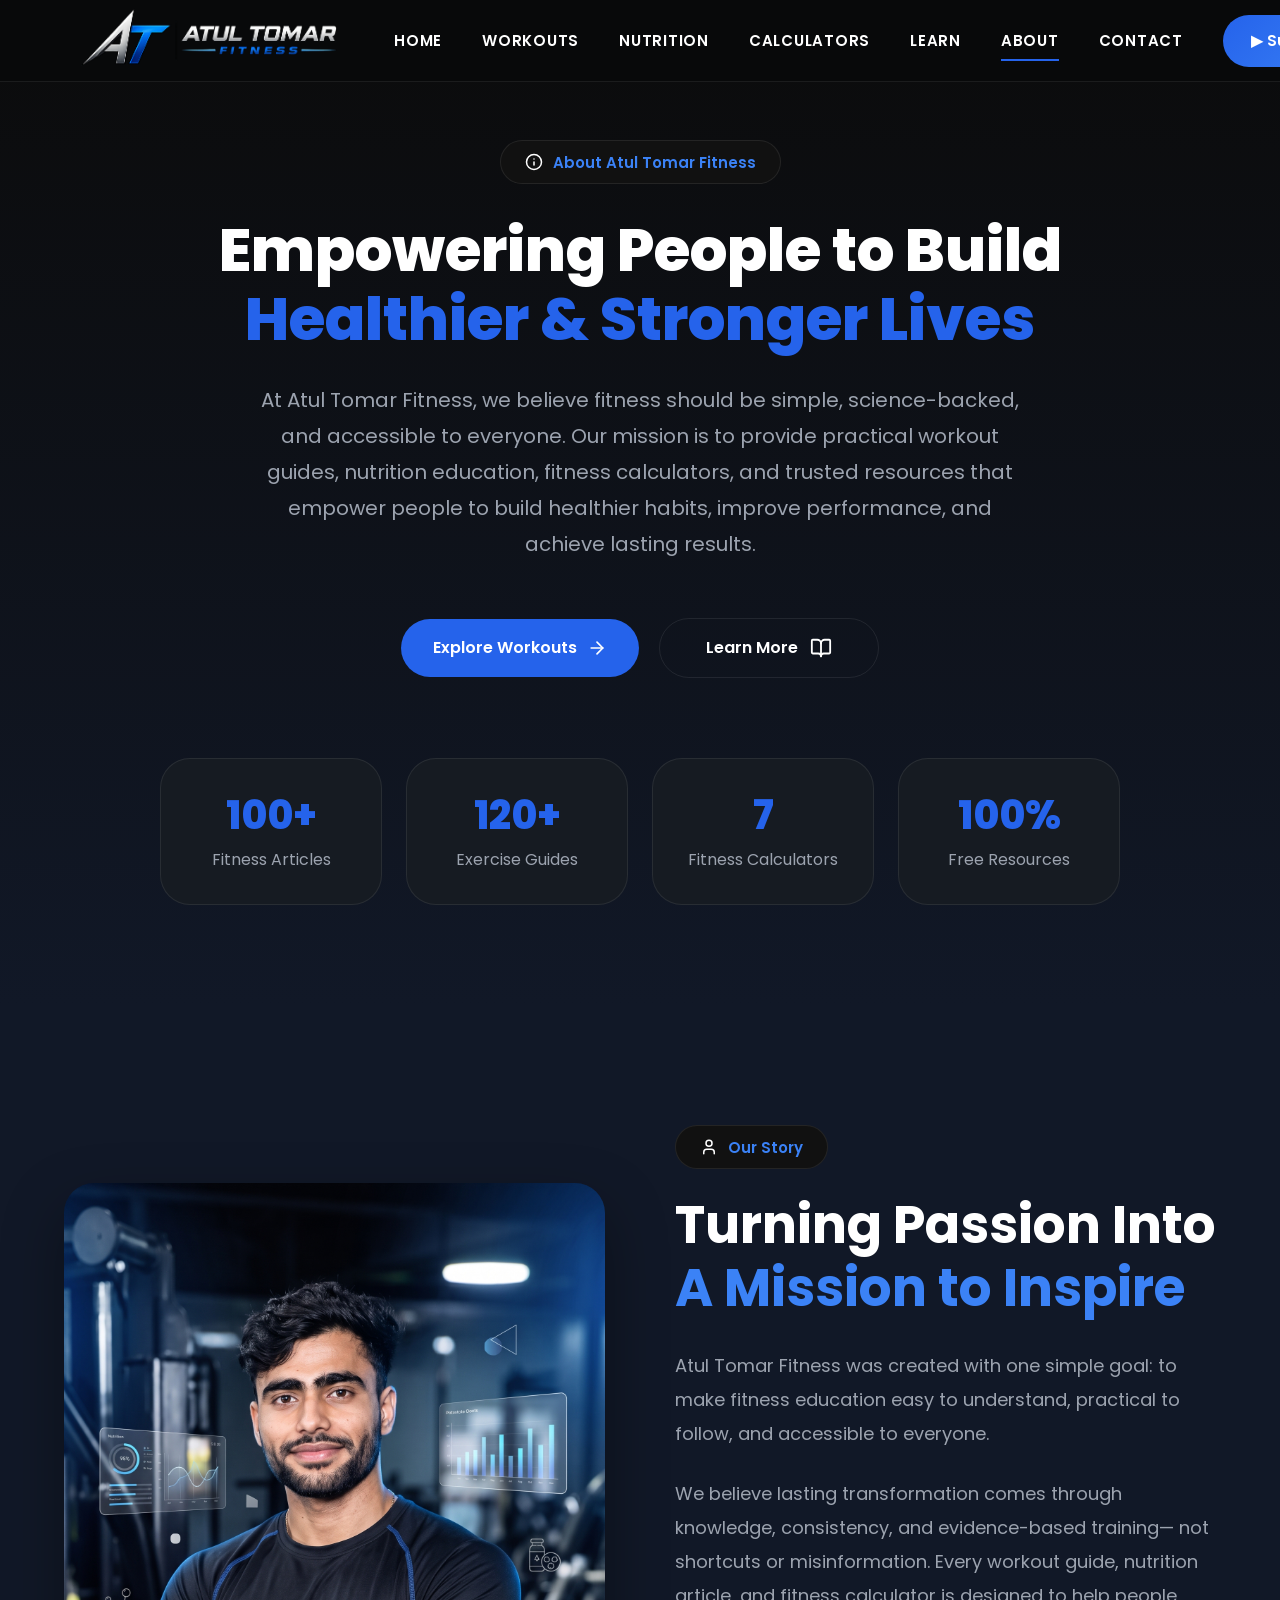
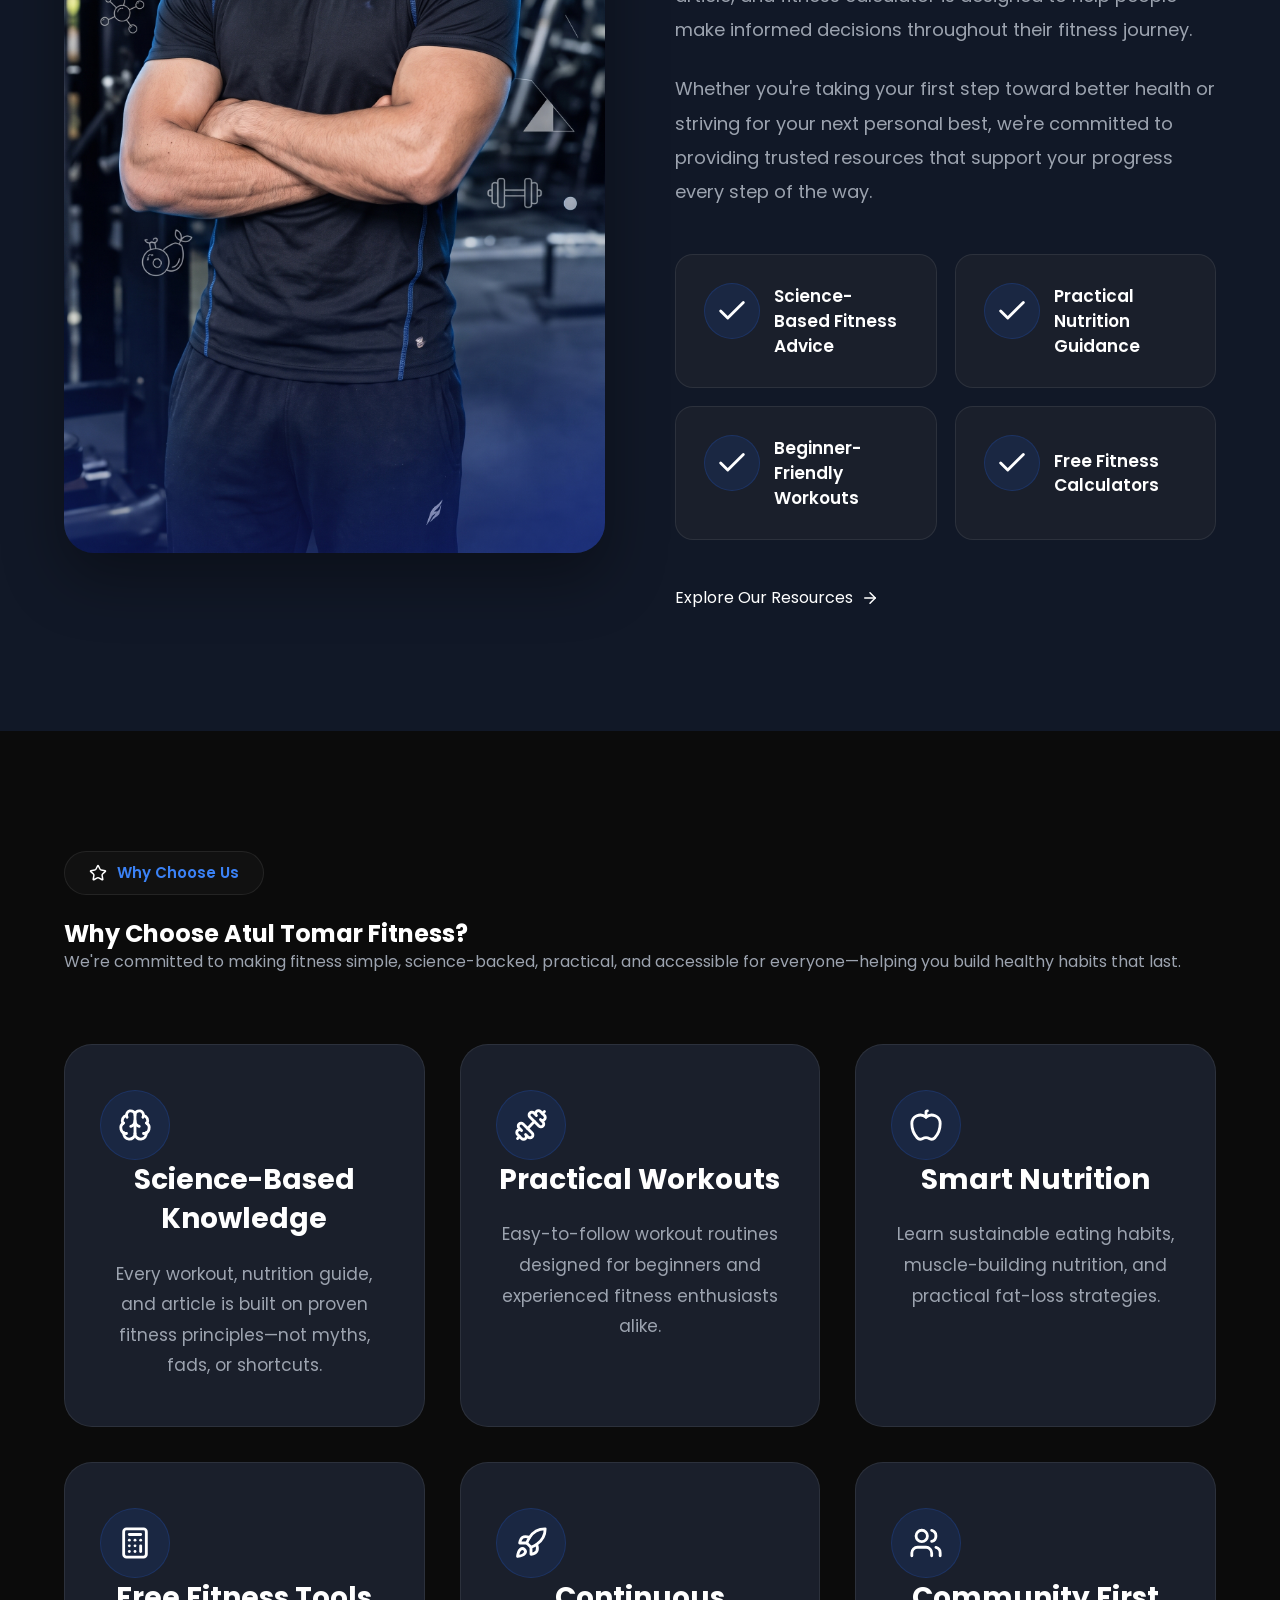
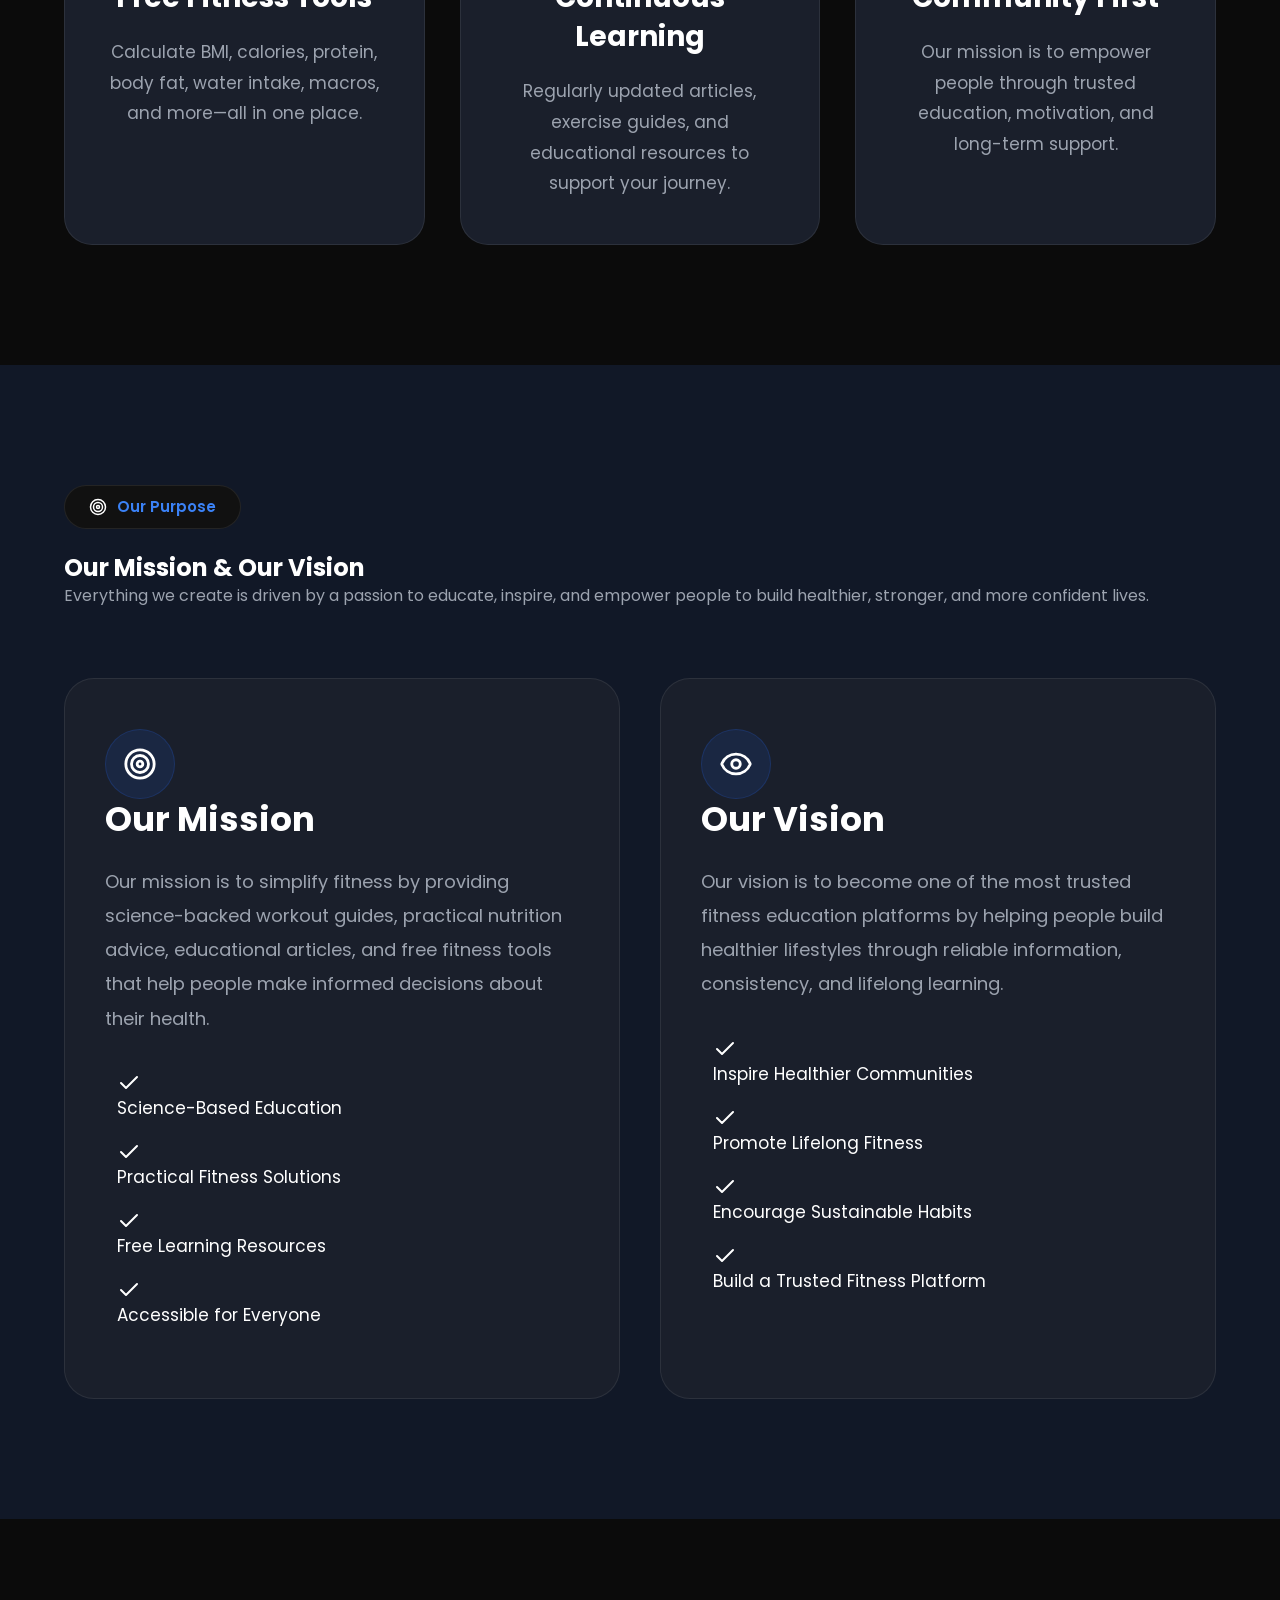
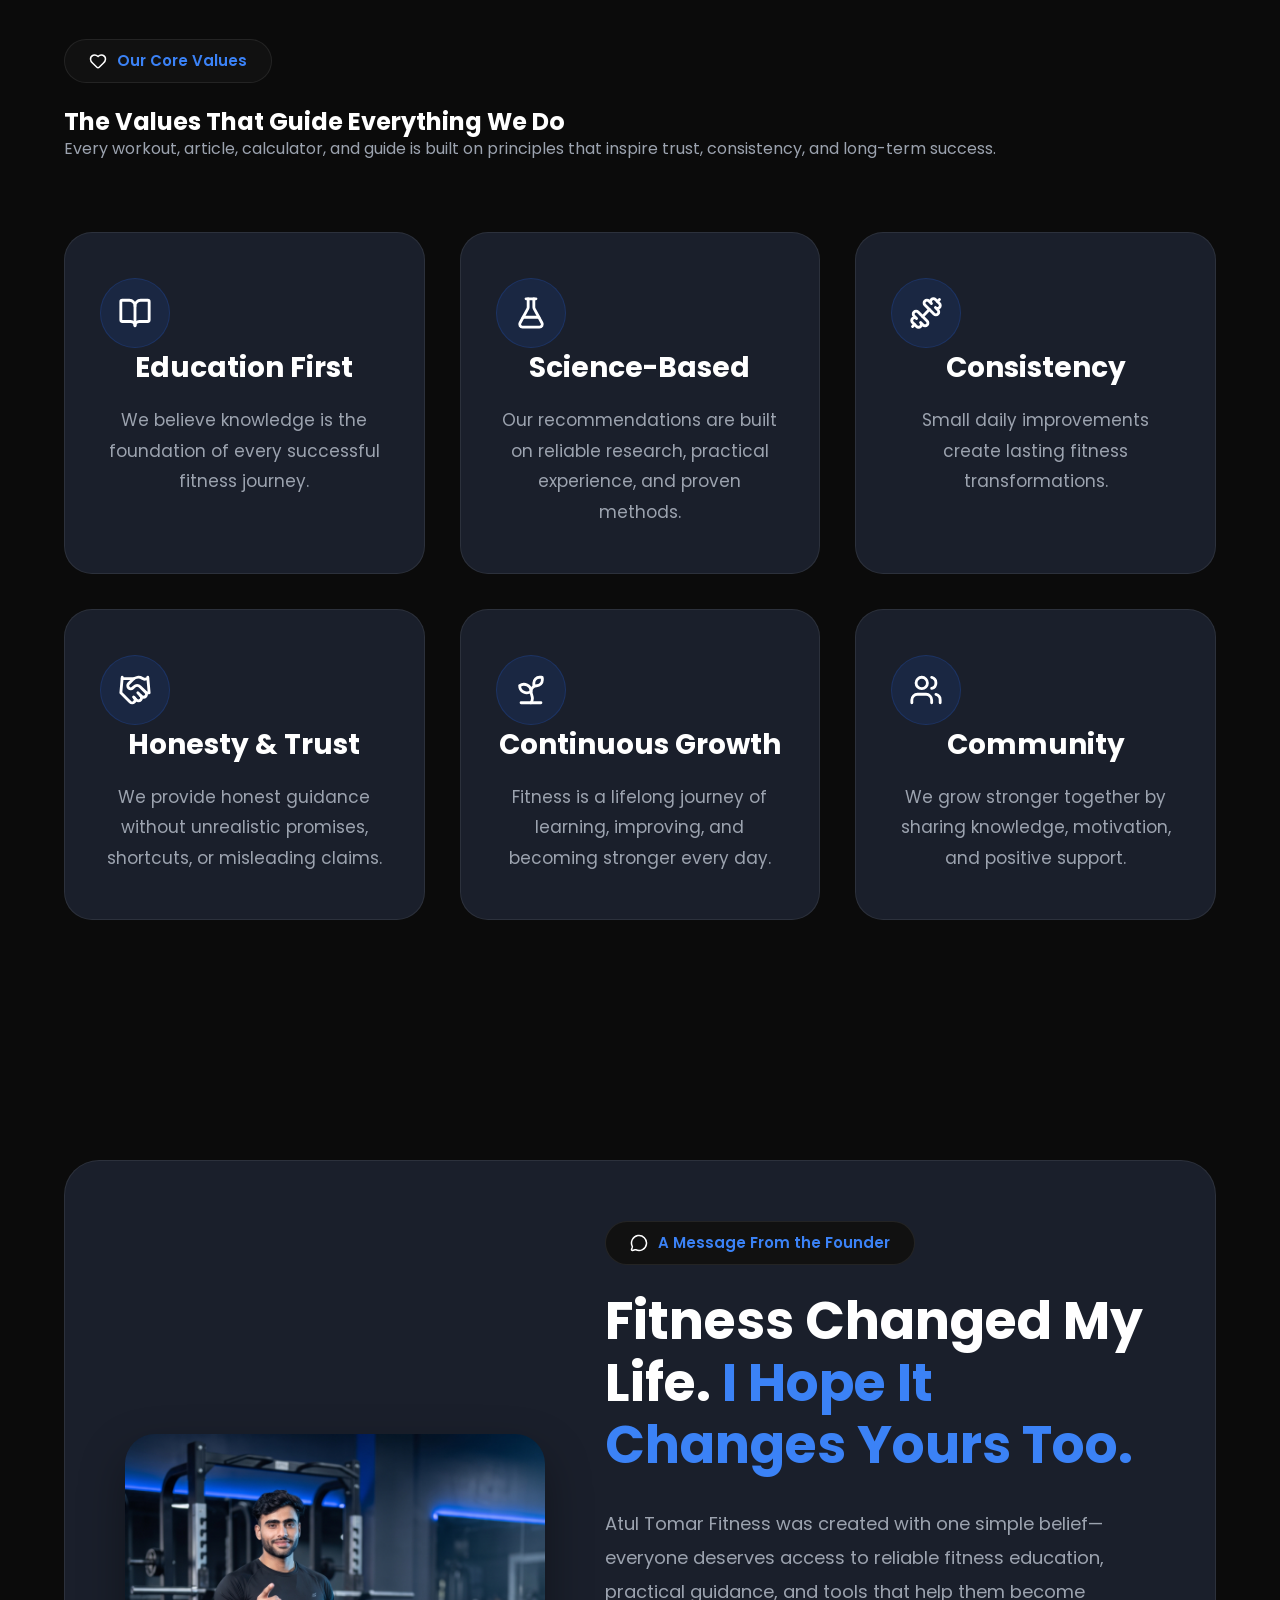
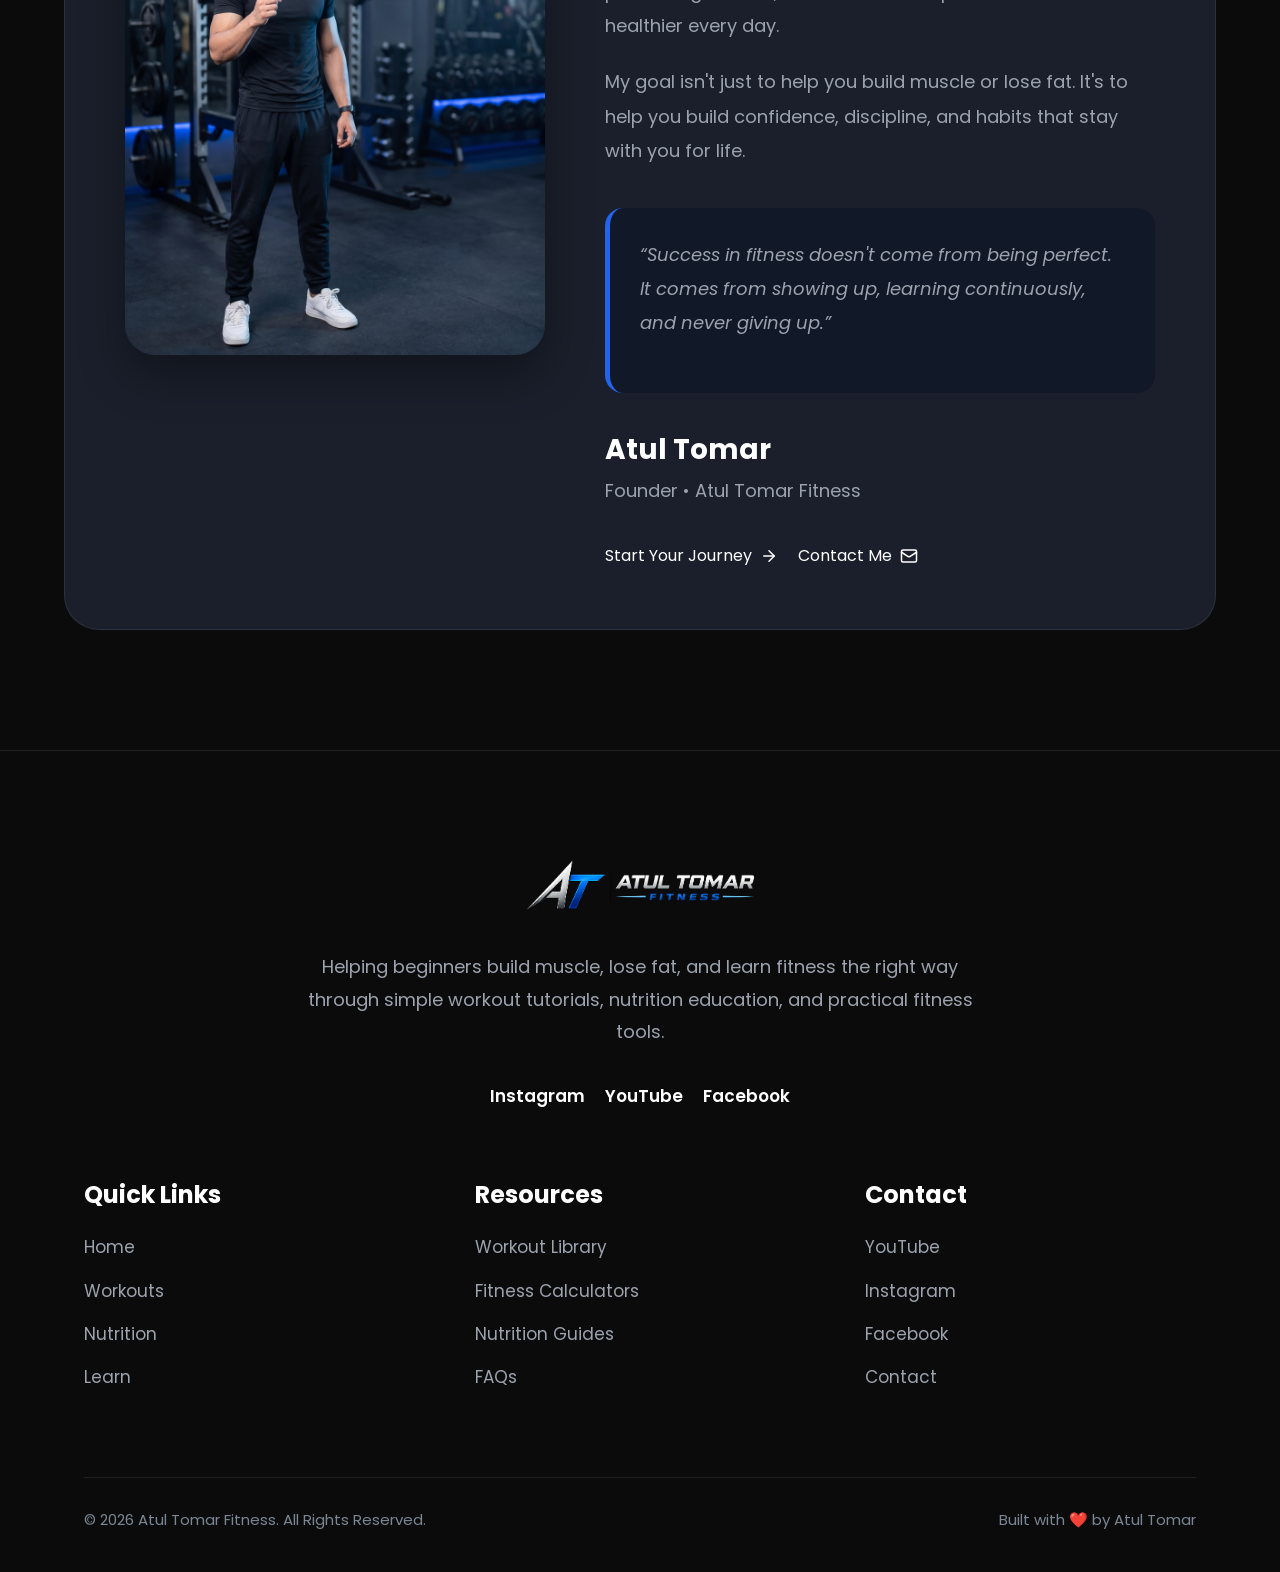
<file: about.html>
<!DOCTYPE html>
<html lang="en">

<head>

    <meta charset="UTF-8">

    <meta name="viewport" content="width=device-width, initial-scale=1.0">

    <title>Atul Tomar Fitness</title>

    <link rel="stylesheet" href="css/style.css">

</head>
<body>
<!-- ===================================
     HEADER / NAVIGATION
==================================== -->

<header class="site-header">

    <div class="container">

        <nav class="main-nav" aria-label="Primary Navigation">

            <!-- ==================================================
                 LOGO
            =================================================== -->

            <a href="index.html" class="nav-logo">

                <img
                    src="images/horizontal-logo.png"
                    alt="Atul Tomar Fitness Logo"
                    class="logo-image">

            </a>

            <!-- ==================================================
                 PRIMARY NAVIGATION
            =================================================== -->

            <ul
                class="nav-menu"
                id="primary-menu">

                <li class="nav-item">
                    <a href="index.html" class="nav-link ">
                        Home
                    </a>
                </li>

                <li class="nav-item">
                    <a href="workouts.html" class="nav-link">
                        Workouts
                    </a>
                </li>

                <li class="nav-item">
                    <a href="nutrition.html" class="nav-link">
                        Nutrition
                    </a>
                </li>

                <li class="nav-item">
                    <a href="calculators.html" class="nav-link">
                        Calculators
                    </a>
                </li>

                <li class="nav-item">
                    <a href="learn.html" class="nav-link">
                        Learn
                    </a>
                </li>

                <li class="nav-item">
                    <a href="about.html" class="nav-link active">
                        About
                    </a>
                </li>

                <li class="nav-item">
                    <a href="contact.html" class="nav-link">
                        Contact
                    </a>
                </li>

            </ul>

            <!-- ==================================================
                 NAVIGATION ACTIONS
            =================================================== -->

            <div class="nav-actions">

                <a
                    href="https://www.youtube.com/@AtulTomarFitness"
                    target="_blank"
                    rel="noopener noreferrer"
                    class="subscribe-btn">

                    ▶ Subscribe

                </a>

                <!-- Mobile Menu Button -->

                <button
                    class="menu-toggle"
                    type="button"
                    aria-label="Toggle navigation"
                    aria-expanded="false"
                    aria-controls="primary-menu">

                    <img
                        src="images/icons/menu.svg"
                        alt=""
                        class="menu-icon"
                        aria-hidden="true">

                </button>

            </div>

        </nav>

    </div>

</header>
<!-- ==========================================
     ABOUT HERO
========================================== -->

<section class="about-hero" aria-labelledby="about-hero-title">

    <div class="container">

        <div class="about-hero-content">

            <!-- Section Badge -->

            <span class="section-badge">

                <img
                    src="images/icons/info.svg"
                    alt=""
                    aria-hidden="true">

                About Atul Tomar Fitness

            </span>

            <!-- Hero Heading -->

            <h1 id="about-hero-title">

                Empowering People to Build

                <span>Healthier &amp; Stronger Lives</span>

            </h1>

            <!-- Hero Description -->

            <p>

                At Atul Tomar Fitness, we believe fitness should be simple,
                science-backed, and accessible to everyone. Our mission is to
                provide practical workout guides, nutrition education, fitness
                calculators, and trusted resources that empower people to build
                healthier habits, improve performance, and achieve lasting
                results.

            </p>

            <!-- Hero Buttons -->

            <div class="about-buttons">

                <a
                    href="workouts.html"
                    class="btn-primary">

                    <span>Explore Workouts</span>

                    <img
                        src="images/icons/arrow-right.svg"
                        alt=""
                        aria-hidden="true">

                </a>

                <a
                    href="learn.html"
                    class="btn-secondary">

                    <span>Learn More</span>

                    <img
                        src="images/icons/book-open.svg"
                        alt=""
                        aria-hidden="true">

                </a>

            </div>

            <!-- Website Highlights -->

            <div
                class="about-stats"
                aria-label="Website Highlights">

                <article class="about-stat">

                    <h3>100+</h3>

                    <p>Fitness Articles</p>

                </article>

                <article class="about-stat">

                    <h3>120+</h3>

                    <p>Exercise Guides</p>

                </article>

                <article class="about-stat">

                    <h3>7</h3>

                    <p>Fitness Calculators</p>

                </article>

                <article class="about-stat">

                    <h3>100%</h3>

                    <p>Free Resources</p>

                </article>

            </div>

        </div>

    </div>

</section>
<!-- ==========================================
     OUR STORY
========================================== -->

<section class="our-story" aria-labelledby="our-story-title">

    <div class="container">

        <div class="story-wrapper">

            <!-- ==========================
                 STORY IMAGE
            =========================== -->

            <div class="story-image">

                <img
                    src="images/atul-founder.jpeg"
                    alt="Atul Tomar, Founder of Atul Tomar Fitness"
                    loading="lazy"
                    decoding="async">

            </div>

            <!-- ==========================
                 STORY CONTENT
            =========================== -->

            <div class="story-content">

                <span class="section-badge">

                    <img
                        src="images/icons/user.svg"
                        alt=""
                        aria-hidden="true">

                    Our Story

                </span>

                <h2 id="our-story-title">

                    Turning Passion Into

                    <span>A Mission to Inspire</span>

                </h2>

                <p>

                    Atul Tomar Fitness was created with one simple goal:
                    to make fitness education easy to understand,
                    practical to follow, and accessible to everyone.

                </p>

                <p>

                    We believe lasting transformation comes through
                    knowledge, consistency, and evidence-based training—
                    not shortcuts or misinformation. Every workout guide,
                    nutrition article, and fitness calculator is designed
                    to help people make informed decisions throughout
                    their fitness journey.

                </p>

                <p>

                    Whether you're taking your first step toward better
                    health or striving for your next personal best,
                    we're committed to providing trusted resources that
                    support your progress every step of the way.

                </p>

               <!-- Story Highlights -->

<ul class="story-highlights">

    <li class="highlight-item">

        <span class="icon-circle">

            <img
                src="images/icons/check.svg"
                alt=""
                aria-hidden="true">

        </span>

        <span class="highlight-text">

            Science-Based Fitness Advice

        </span>

    </li>

    <li class="highlight-item">

        <span class="icon-circle">

            <img
                src="images/icons/check.svg"
                alt=""
                aria-hidden="true">

        </span>

        <span class="highlight-text">

            Practical Nutrition Guidance

        </span>

    </li>

    <li class="highlight-item">

        <span class="icon-circle">

            <img
                src="images/icons/check.svg"
                alt=""
                aria-hidden="true">

        </span>

        <span class="highlight-text">

            Beginner-Friendly Workouts

        </span>

    </li>

    <li class="highlight-item">

        <span class="icon-circle">

            <img
                src="images/icons/check.svg"
                alt=""
                aria-hidden="true">

        </span>

        <span class="highlight-text">

            Free Fitness Calculators

        </span>

    </li>

</ul>

                <a
                    href="learn.html"
                    class="primary-btn">

                    <span>Explore Our Resources</span>

                    <img
                        src="images/icons/arrow-right.svg"
                        alt=""
                        aria-hidden="true">

                </a>

            </div>

        </div>

    </div>

</section>
<!-- ==========================================
     WHY CHOOSE US
========================================== -->

<section class="why-choose" aria-labelledby="why-choose-title">

    <div class="container">

        <!-- Section Heading -->

        <div class="section-heading">

            <span class="section-badge">

                <img
                    src="images/icons/star.svg"
                    alt=""
                    aria-hidden="true">

                Why Choose Us

            </span>

            <h2 id="why-choose-title">

                Why Choose

                <span>Atul Tomar Fitness?</span>

            </h2>

            <p>

                We're committed to making fitness simple,
                science-backed, practical, and accessible
                for everyone—helping you build healthy habits
                that last.

            </p>

        </div>

        <!-- Feature Grid -->

        <div class="choose-grid">

            <!-- ================= Card 1 ================= -->

            <article class="choose-card">

                <span class="icon-circle">

                    <img
                        src="images/icons/brain.svg"
                        alt=""
                        aria-hidden="true">

                </span>

                <h3>

                    Science-Based Knowledge

                </h3>

                <p>

                    Every workout, nutrition guide, and article
                    is built on proven fitness principles—not
                    myths, fads, or shortcuts.

                </p>

            </article>

            <!-- ================= Card 2 ================= -->

            <article class="choose-card">

                <span class="icon-circle">

                    <img
                        src="images/icons/dumbbell.svg"
                        alt=""
                        aria-hidden="true">

                </span>

                <h3>

                    Practical Workouts

                </h3>

                <p>

                    Easy-to-follow workout routines designed
                    for beginners and experienced fitness
                    enthusiasts alike.

                </p>

            </article>

            <!-- ================= Card 3 ================= -->

            <article class="choose-card">

                <span class="icon-circle">

                    <img
                        src="images/icons/apple.svg"
                        alt=""
                        aria-hidden="true">

                </span>

                <h3>

                    Smart Nutrition

                </h3>

                <p>

                    Learn sustainable eating habits,
                    muscle-building nutrition, and
                    practical fat-loss strategies.

                </p>

            </article>

            <!-- ================= Card 4 ================= -->

            <article class="choose-card">

                <span class="icon-circle">

                    <img
                        src="images/icons/calculator.svg"
                        alt=""
                        aria-hidden="true">

                </span>

                <h3>

                    Free Fitness Tools

                </h3>

                <p>

                    Calculate BMI, calories, protein,
                    body fat, water intake, macros,
                    and more—all in one place.

                </p>

            </article>

            <!-- ================= Card 5 ================= -->

            <article class="choose-card">

                <span class="icon-circle">

                    <img
                        src="images/icons/rocket.svg"
                        alt=""
                        aria-hidden="true">

                </span>

                <h3>

                    Continuous Learning

                </h3>

                <p>

                    Regularly updated articles,
                    exercise guides, and educational
                    resources to support your journey.

                </p>

            </article>

            <!-- ================= Card 6 ================= -->

            <article class="choose-card">

                <span class="icon-circle">

                    <img
                        src="images/icons/users.svg"
                        alt=""
                        aria-hidden="true">

                </span>

                <h3>

                    Community First

                </h3>

                <p>

                    Our mission is to empower people
                    through trusted education,
                    motivation, and long-term support.

                </p>

            </article>

        </div>

    </div>

</section>


<!-- ==========================================
     MISSION & VISION
========================================== -->

<section class="mission-vision" aria-labelledby="mission-vision-title">

    <div class="container">

        <!-- Section Heading -->

        <div class="section-heading">

            <span class="section-badge">

                <img
                    src="images/icons/target.svg"
                    alt=""
                    aria-hidden="true">

                Our Purpose

            </span>

            <h2 id="mission-vision-title">

                Our Mission &

                <span>Our Vision</span>

            </h2>

            <p>

                Everything we create is driven by a passion to educate,
                inspire, and empower people to build healthier,
                stronger, and more confident lives.

            </p>

        </div>

        <div class="mission-grid">

            <!-- ================= Mission ================= -->

            <article class="mission-card">

                <span class="icon-circle">

                    <img
                        src="images/icons/target.svg"
                        alt=""
                        aria-hidden="true">

                </span>

                <h3>

                    Our Mission

                </h3>

                <p>

                    Our mission is to simplify fitness by providing
                    science-backed workout guides, practical nutrition
                    advice, educational articles, and free fitness tools
                    that help people make informed decisions about
                    their health.

                </p>

                <ul class="mission-list">

                    <li>

                        <img
                            src="images/icons/check.svg"
                            alt=""
                            aria-hidden="true">

                        <span>Science-Based Education</span>

                    </li>

                    <li>

                        <img
                            src="images/icons/check.svg"
                            alt=""
                            aria-hidden="true">

                        <span>Practical Fitness Solutions</span>

                    </li>

                    <li>

                        <img
                            src="images/icons/check.svg"
                            alt=""
                            aria-hidden="true">

                        <span>Free Learning Resources</span>

                    </li>

                    <li>

                        <img
                            src="images/icons/check.svg"
                            alt=""
                            aria-hidden="true">

                        <span>Accessible for Everyone</span>

                    </li>

                </ul>

            </article>

            <!-- ================= Vision ================= -->

            <article class="mission-card">

                <span class="icon-circle">

                    <img
                        src="images/icons/eye.svg"
                        alt=""
                        aria-hidden="true">

                </span>

                <h3>

                    Our Vision

                </h3>

                <p>

                    Our vision is to become one of the most trusted
                    fitness education platforms by helping people build
                    healthier lifestyles through reliable information,
                    consistency, and lifelong learning.

                </p>

                <ul class="mission-list">

                    <li>

                        <img
                            src="images/icons/check.svg"
                            alt=""
                            aria-hidden="true">

                        <span>Inspire Healthier Communities</span>

                    </li>

                    <li>

                        <img
                            src="images/icons/check.svg"
                            alt=""
                            aria-hidden="true">

                        <span>Promote Lifelong Fitness</span>

                    </li>

                    <li>

                        <img
                            src="images/icons/check.svg"
                            alt=""
                            aria-hidden="true">

                        <span>Encourage Sustainable Habits</span>

                    </li>

                    <li>

                        <img
                            src="images/icons/check.svg"
                            alt=""
                            aria-hidden="true">

                        <span>Build a Trusted Fitness Platform</span>

                    </li>

                </ul>

            </article>

        </div>

    </div>

</section>
<!-- ==========================================================
     CORE VALUES
========================================================== -->

<section class="core-values" aria-labelledby="core-values-title">

    <div class="container">

        <!-- Section Heading -->

        <div class="section-heading">

            <span class="section-badge">

                <img
                    src="images/icons/heart.svg"
                    alt=""
                    aria-hidden="true">

                Our Core Values

            </span>

            <h2 id="core-values-title">

                The Values That

                <span>Guide Everything We Do</span>

            </h2>

            <p>

                Every workout, article, calculator, and guide is built
                on principles that inspire trust, consistency, and
                long-term success.

            </p>

        </div>

        <div class="values-grid">

            <!-- ================= Value 1 ================= -->

            <article class="value-card">

                <span class="icon-circle">

                    <img
                        src="images/icons/book-open.svg"
                        alt=""
                        aria-hidden="true">

                </span>

                <h3>

                    Education First

                </h3>

                <p>

                    We believe knowledge is the foundation of every
                    successful fitness journey.

                </p>

            </article>

            <!-- ================= Value 2 ================= -->

            <article class="value-card">

                <span class="icon-circle">

                    <img
                        src="images/icons/flask-conical.svg"
                        alt=""
                        aria-hidden="true">

                </span>

                <h3>

                    Science-Based

                </h3>

                <p>

                    Our recommendations are built on reliable research,
                    practical experience, and proven methods.

                </p>

            </article>

            <!-- ================= Value 3 ================= -->

            <article class="value-card">

                <span class="icon-circle">

                    <img
                        src="images/icons/dumbbell.svg"
                        alt=""
                        aria-hidden="true">

                </span>

                <h3>

                    Consistency

                </h3>

                <p>

                    Small daily improvements create lasting
                    fitness transformations.

                </p>

            </article>

            <!-- ================= Value 4 ================= -->

            <article class="value-card">

                <span class="icon-circle">

                    <img
                        src="images/icons/handshake.svg"
                        alt=""
                        aria-hidden="true">

                </span>

                <h3>

                    Honesty & Trust

                </h3>

                <p>

                    We provide honest guidance without unrealistic
                    promises, shortcuts, or misleading claims.

                </p>

            </article>

            <!-- ================= Value 5 ================= -->

            <article class="value-card">

                <span class="icon-circle">

                    <img
                        src="images/icons/sprout.svg"
                        alt=""
                        aria-hidden="true">

                </span>

                <h3>

                    Continuous Growth

                </h3>

                <p>

                    Fitness is a lifelong journey of learning,
                    improving, and becoming stronger every day.

                </p>

            </article>

            <!-- ================= Value 6 ================= -->

            <article class="value-card">

                <span class="icon-circle">

                    <img
                        src="images/icons/users.svg"
                        alt=""
                        aria-hidden="true">

                </span>

                <h3>

                    Community

                </h3>

                <p>

                    We grow stronger together by sharing knowledge,
                    motivation, and positive support.

                </p>

            </article>

        </div>

    </div>

</section>

<!-- ==========================================================
     FOUNDER MESSAGE
========================================================== -->

<section class="founder-message" aria-labelledby="founder-message-title">

    <div class="container">

        <div class="founder-card">

            <!-- Founder Image -->

            <div class="founder-image">

                <img
                    src="images/founder-message.jpeg"
                    alt="Portrait of Atul Tomar, Founder of Atul Tomar Fitness"
                    loading="lazy"
                    decoding="async">

            </div>

            <!-- Founder Content -->

            <div class="founder-content">

                <span class="section-badge">

                    <img
                        src="images/icons/message-circle.svg"
                        alt=""
                        aria-hidden="true">

                    A Message From the Founder

                </span>

                <h2 id="founder-message-title">

                    Fitness Changed My Life.

                    <span>I Hope It Changes Yours Too.</span>

                </h2>

                <p>

                    Atul Tomar Fitness was created with one simple belief—
                    everyone deserves access to reliable fitness education,
                    practical guidance, and tools that help them become
                    healthier every day.

                </p>

                <p>

                    My goal isn't just to help you build muscle or lose fat.
                    It's to help you build confidence, discipline, and habits
                    that stay with you for life.

                </p>

                <blockquote>

                    <p>

                        “Success in fitness doesn't come from being perfect.
                        It comes from showing up, learning continuously,
                        and never giving up.”

                    </p>

                </blockquote>

                <div class="founder-signature">

                    <h4>

                        Atul Tomar

                    </h4>

                    <p>

                        Founder • Atul Tomar Fitness

                    </p>

                </div>

                <div class="founder-buttons">

                    <a
                        href="workouts.html"
                        class="primary-btn">

                        <span>Start Your Journey</span>

                        <img
                            src="images/icons/arrow-right.svg"
                            alt=""
                            aria-hidden="true">

                    </a>

                    <a
                        href="contact.html"
                        class="secondary-btn">

                        <span>Contact Me</span>

                        <img
                            src="images/icons/mail.svg"
                            alt=""
                            aria-hidden="true">

                    </a>

                </div>

            </div>

        </div>

    </div>

</section>







<!-- ================================================= -->
<!-- SECTION 11 : FOOTER -->
<!-- STATUS : COMPLETE -->
<!-- ================================================= -->

<footer class="footer">

    <div class="container">
<div class="footer-top">

    <div class="footer-logo-wrapper">
        <img src="images/horizontal-logo.png"
             alt="Atul Tomar Fitness Logo"
             class="footer-logo">
    </div>

    <p class="footer-description">
        Helping beginners build muscle, lose fat, and learn fitness the right way
        through simple workout tutorials, nutrition education, and practical fitness tools.
    </p>

    <div class="footer-socials">
              <a href="https://www.instagram.com/atulfitness84/" target="_blank"   rel="noopener noreferrer">Instagram</a>

<a href="https://www.youtube.com/@AtulTomarFitness" target="_blank"   rel="noopener noreferrer">YouTube</a>

<a href="https://www.facebook.com/AtulTomarFitness" target="_blank"   rel="noopener noreferrer">Facebook</a>

            </div>

        </div>


        <div class="footer-grid">

            <div class="footer-column">

                <h3>Quick Links</h3>

                <a href="index.html">Home</a>

<a href="workouts.html">Workouts</a>

<a href="nutrition.html">Nutrition</a>

<a href="learn.html">Learn</a>

            </div>


            <div class="footer-column">

                <h3>Resources</h3>

                <a href="workouts.html">Workout Library</a>

<a href="calculators.html">Fitness Calculators</a>

<a href="nutrition.html">Nutrition Guides</a>

<a href="learn.html">FAQs</a>

            </div>


            <div class="footer-column">

                <h3>Contact</h3>
<a href="https://www.youtube.com/@AtulTomarFitness" target="_blank"   rel="noopener noreferrer">YouTube</a>

<a href="https://www.instagram.com/atulfitness84/" target="_blank"   rel="noopener noreferrer">Instagram</a>

<a href="https://www.facebook.com/AtulTomarFitness" target="_blank"    rel="noopener noreferrer">Facebook</a>

<a href="contact.html">Contact</a>

            </div>

        </div>


        <div class="footer-bottom">

            <p>
                © 2026 Atul Tomar Fitness. All Rights Reserved.
            </p>

            <p>
                Built with ❤️ by Atul Tomar
            </p>

        </div>

    </div>

</footer>

<!-- ================================================= -->
<!-- END OF SECTION 11 -->
<!-- ================================================= -->
    <script src="javascript/script.js"></script>
</body>
</html>
</file>
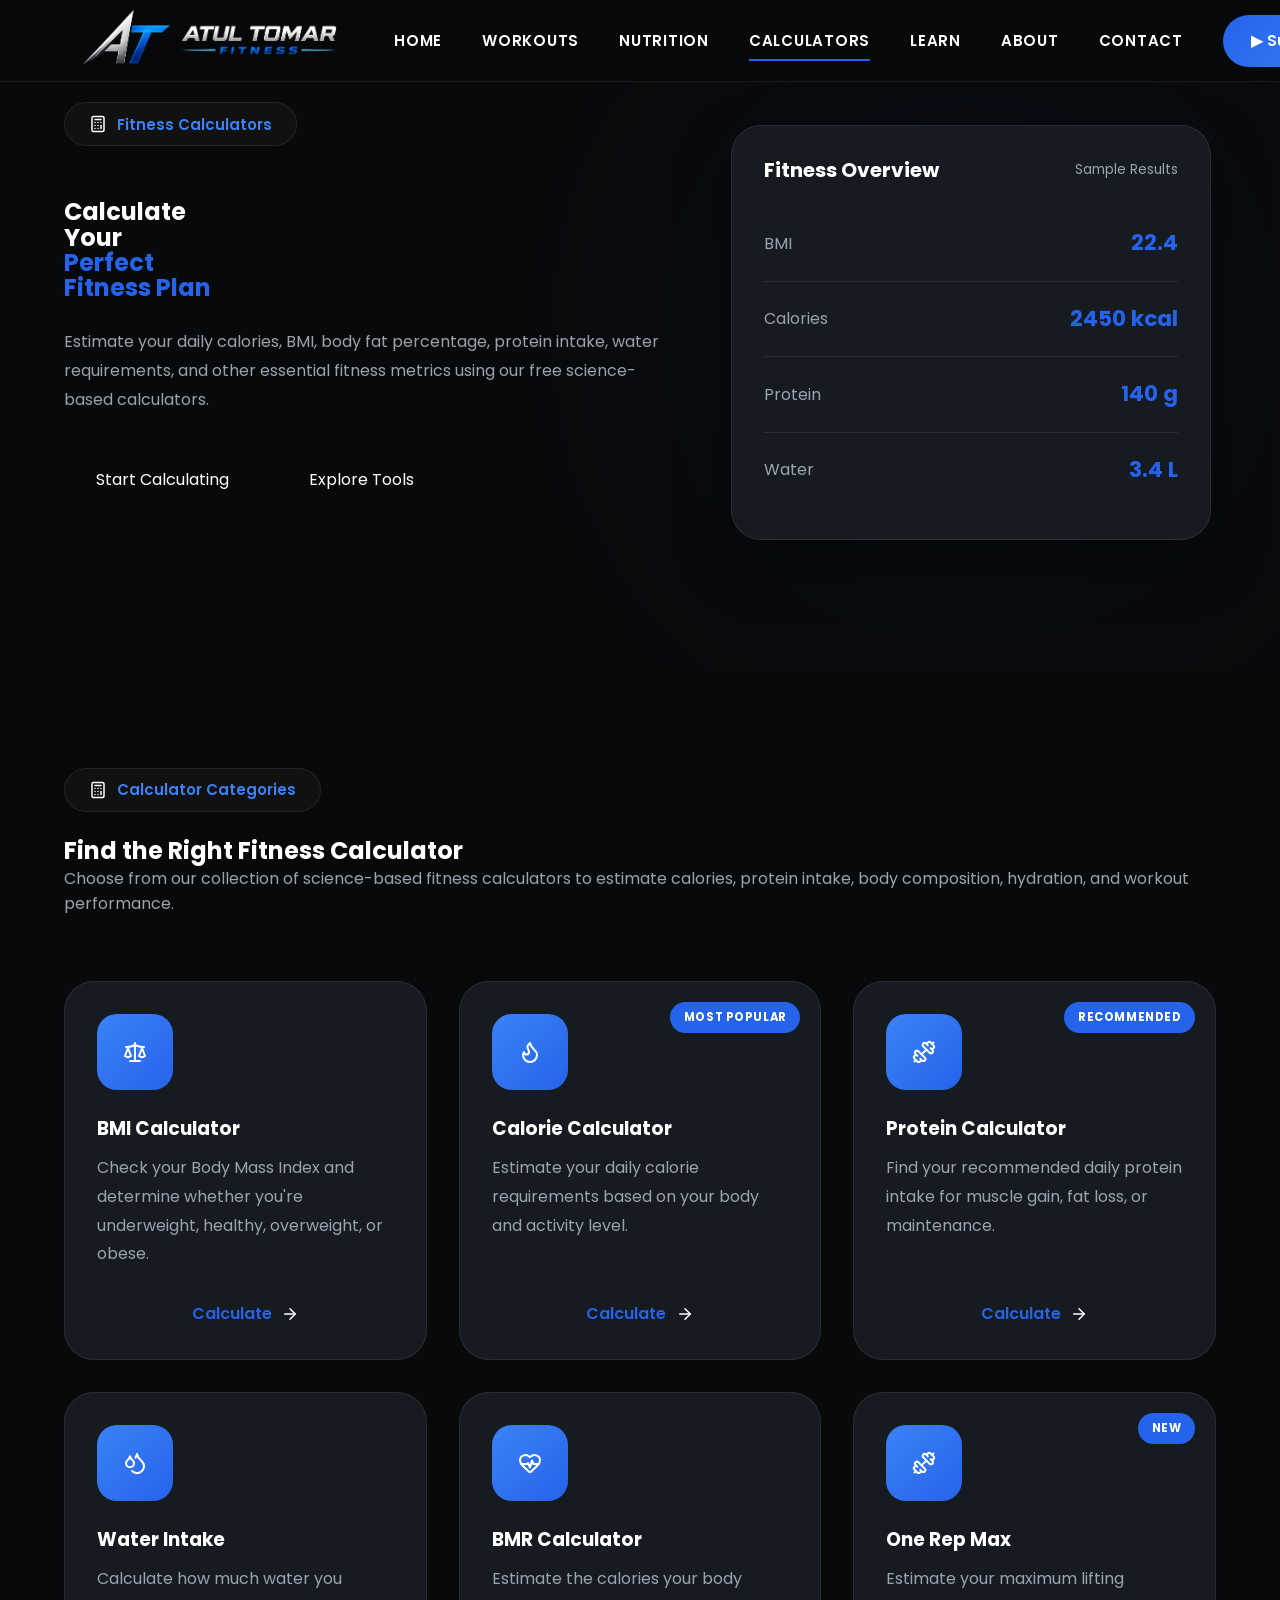
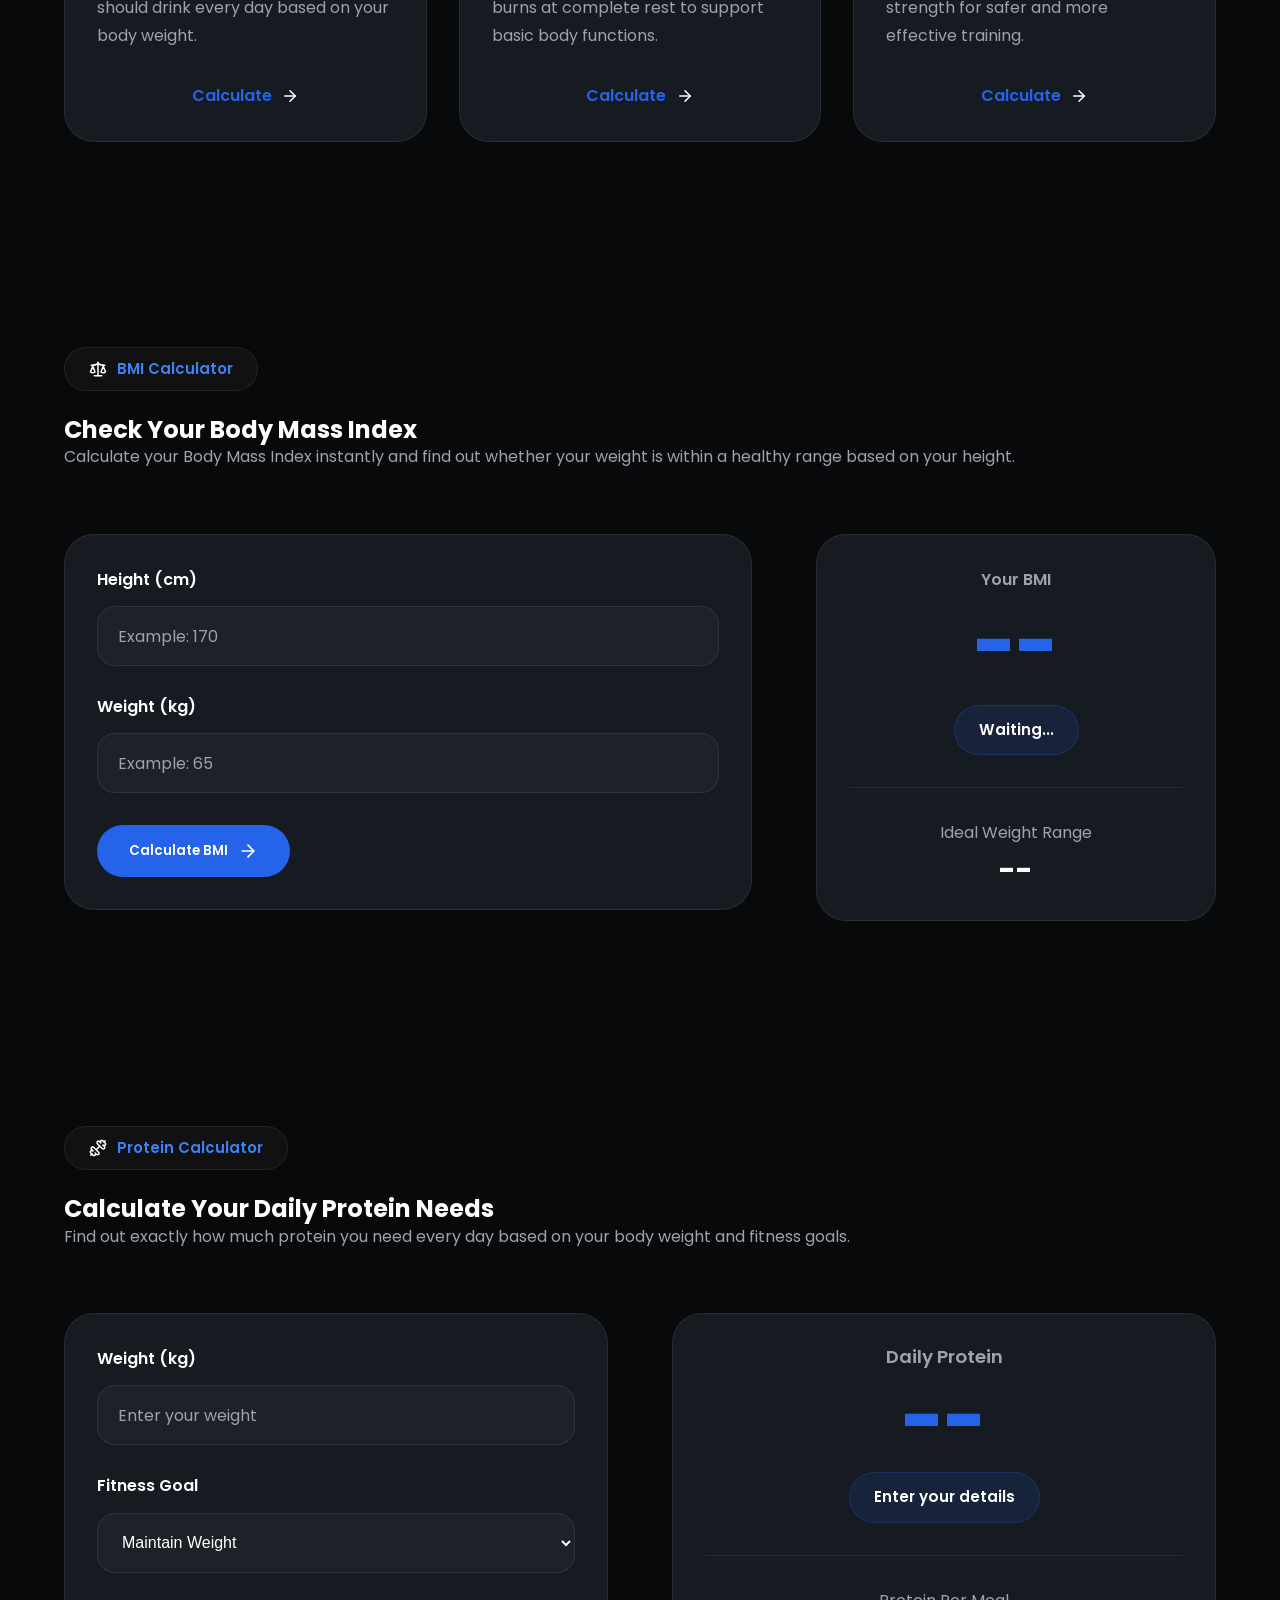
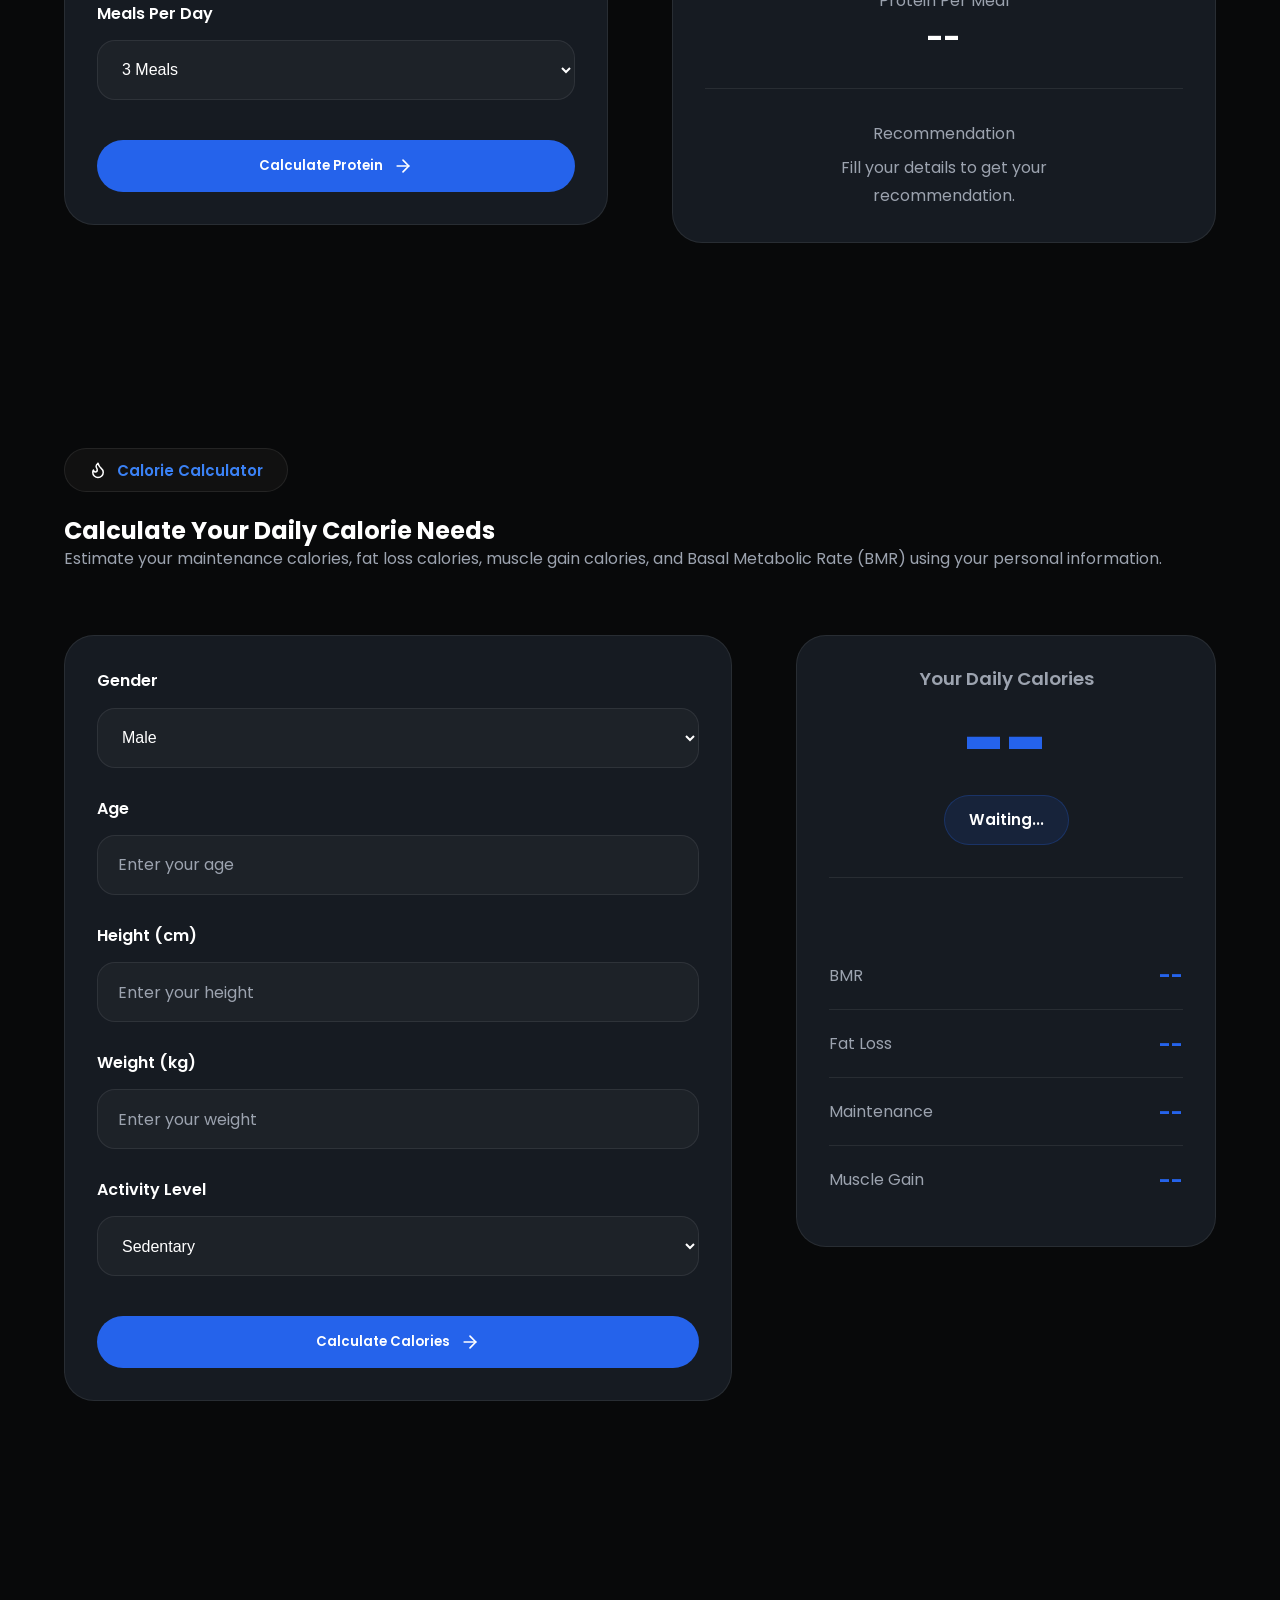
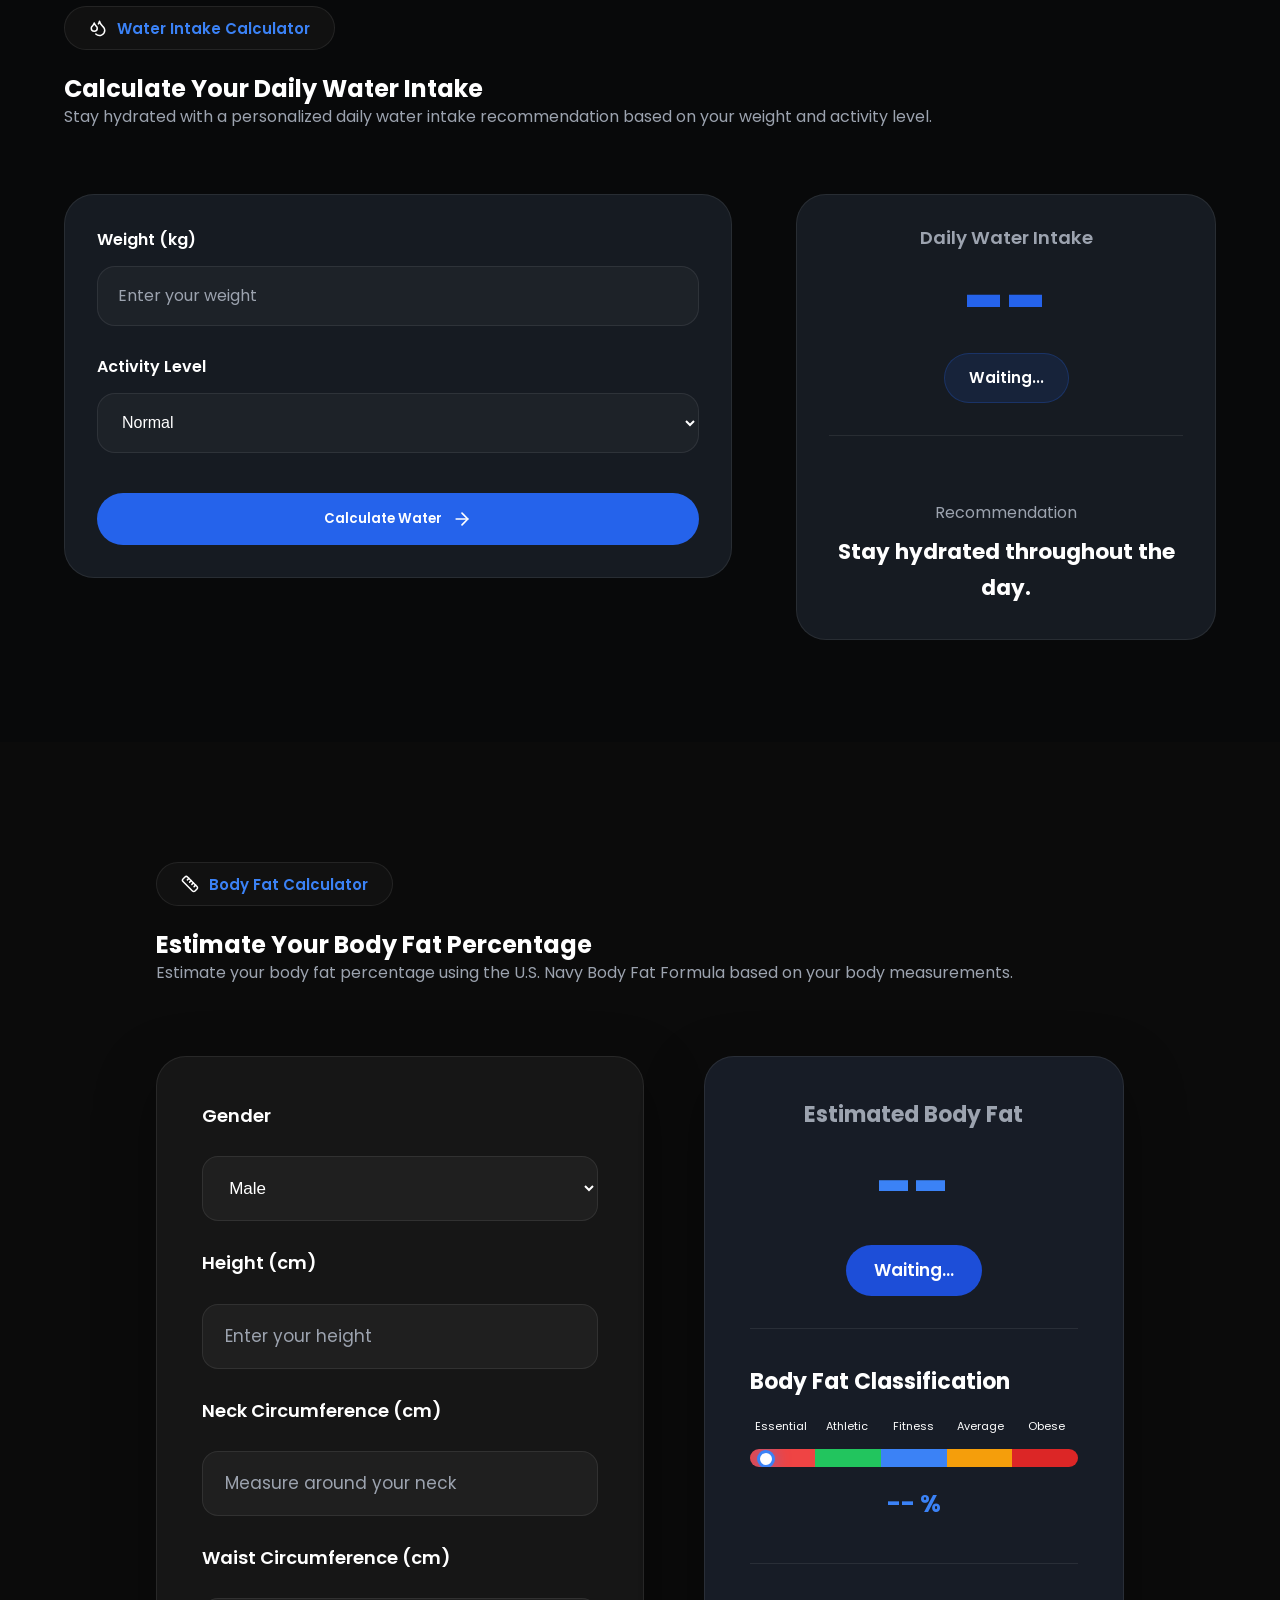
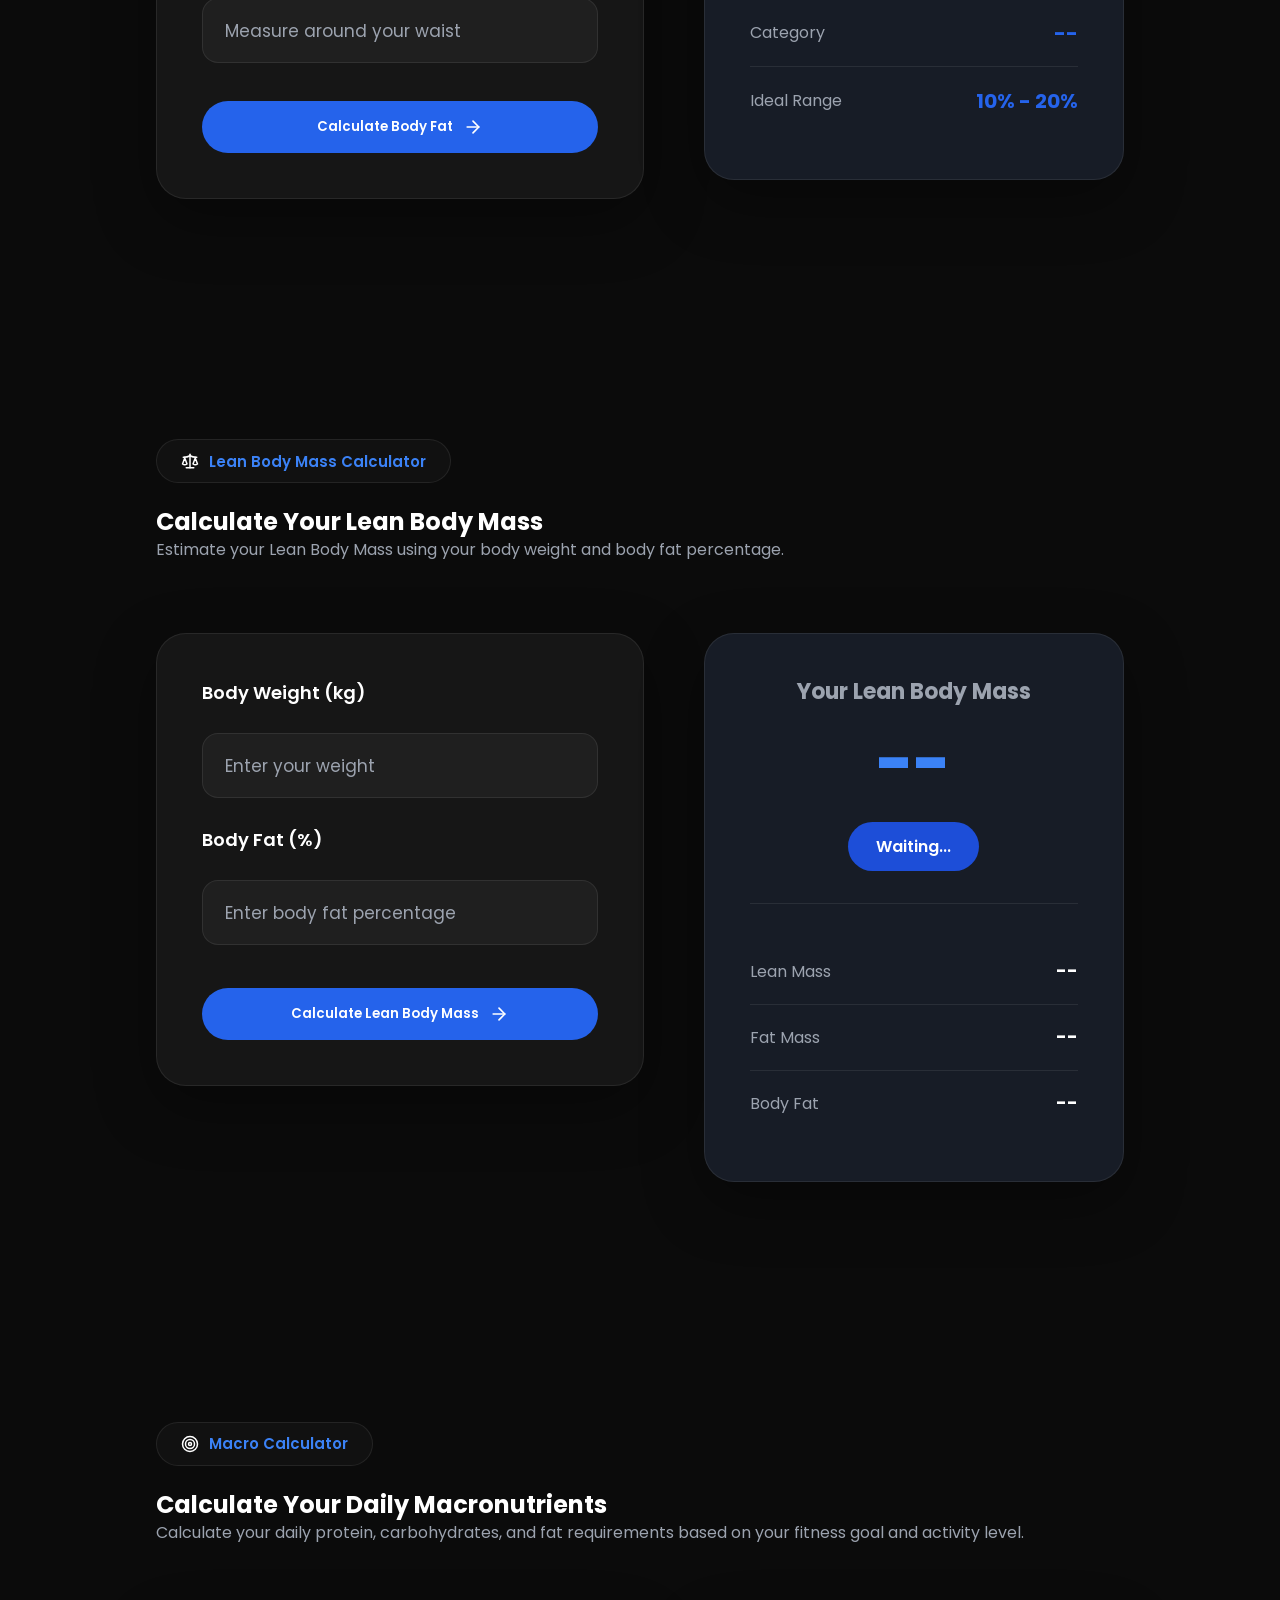
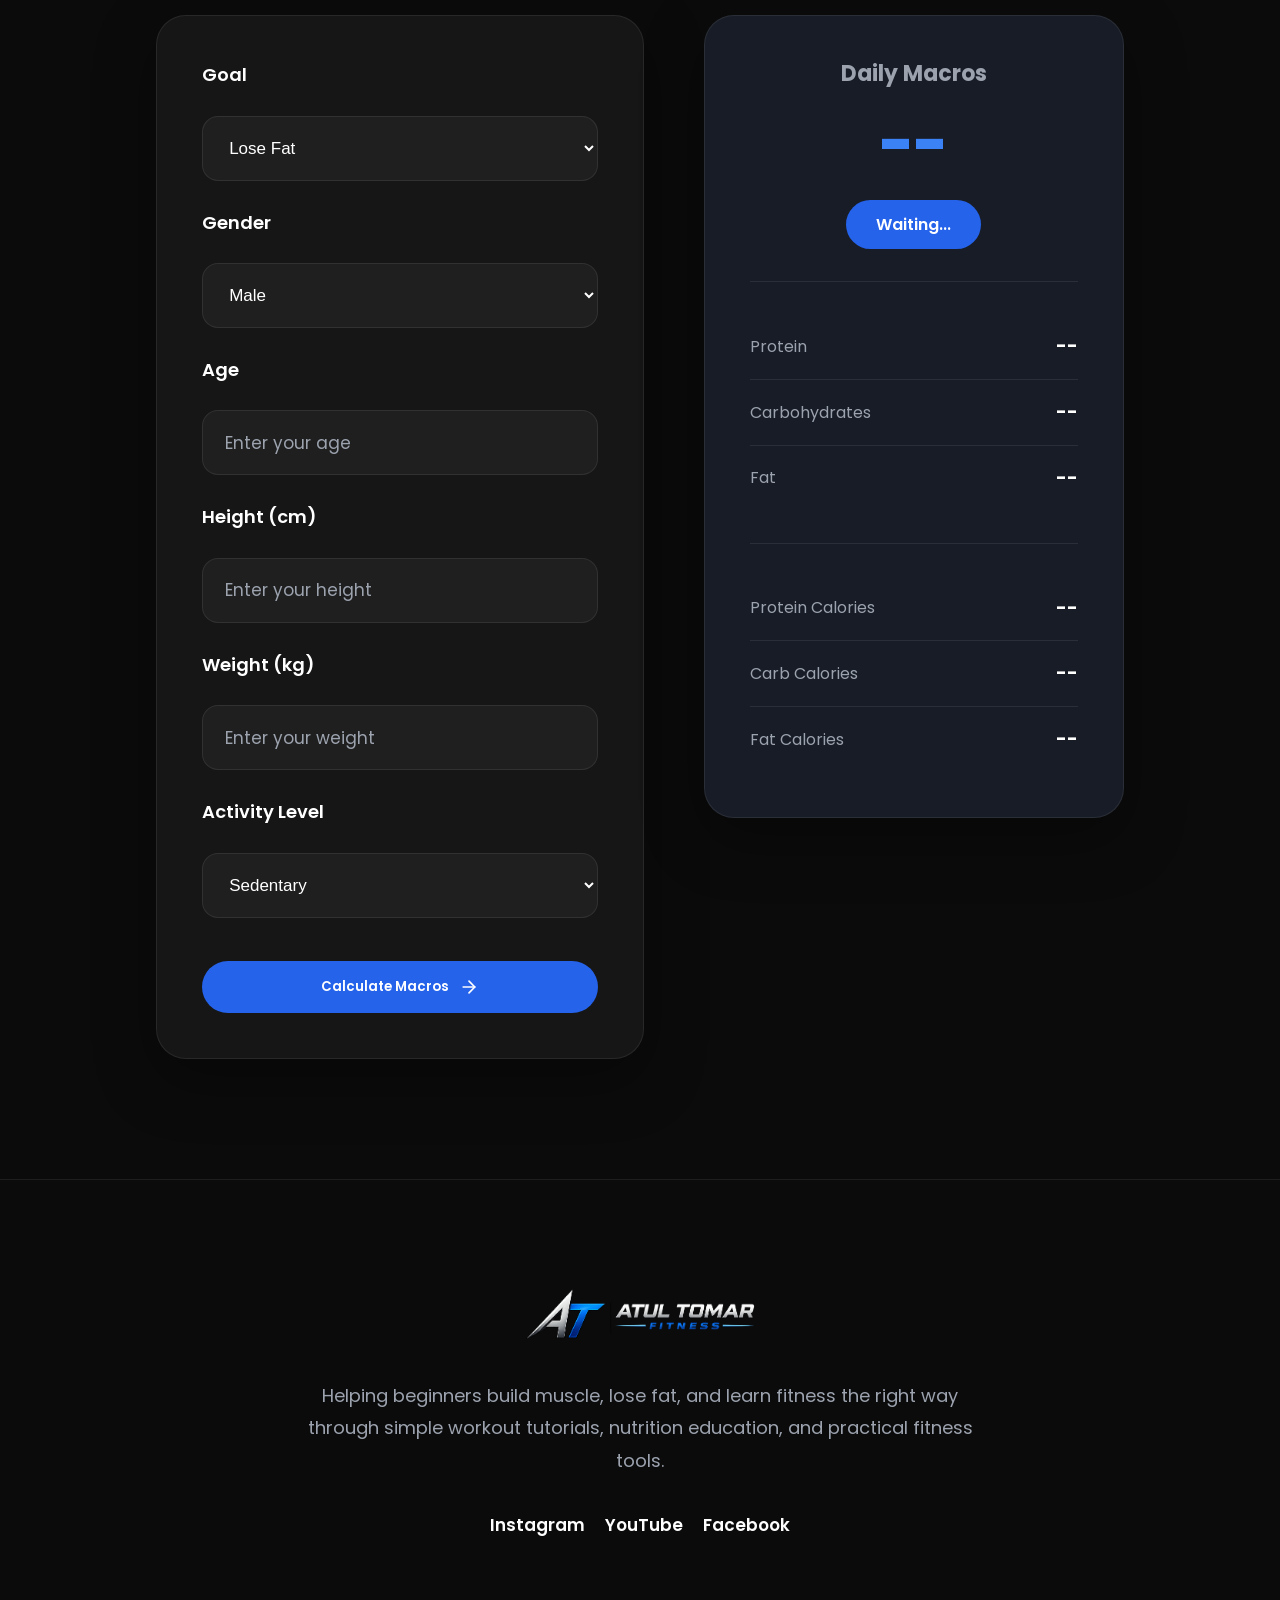
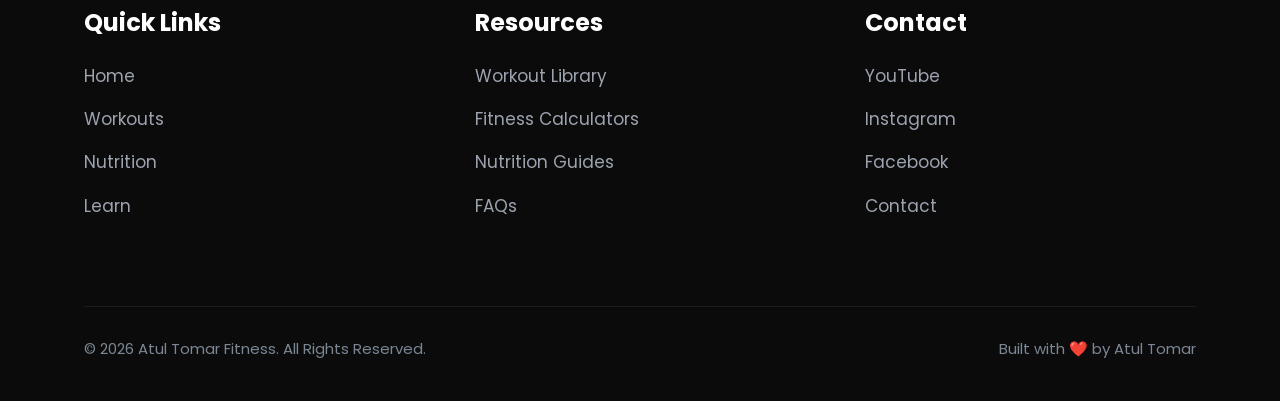
<file: calculators.html>
<!DOCTYPE html>
<html lang="en">

<head>

    <meta charset="UTF-8">

    <meta name="viewport" content="width=device-width, initial-scale=1.0">

    <title>Atul Tomar Fitness</title>

    <link rel="stylesheet" href="css/style.css">

</head>
<body>
<!-- ===================================
     HEADER / NAVIGATION
==================================== -->

<header class="site-header">

    <div class="container">

        <nav class="main-nav" aria-label="Primary Navigation">

            <!-- ==================================================
                 LOGO
            =================================================== -->

            <a href="index.html" class="nav-logo">

                <img
                    src="images/horizontal-logo.png"
                    alt="Atul Tomar Fitness Logo"
                    class="logo-image">

            </a>

            <!-- ==================================================
                 PRIMARY NAVIGATION
            =================================================== -->

            <ul
                class="nav-menu"
                id="primary-menu">

                <li class="nav-item">
                    <a href="index.html" class="nav-link">
                        Home
                    </a>
                </li>

                <li class="nav-item">
                    <a href="workouts.html" class="nav-link">
                        Workouts
                    </a>
                </li>

                <li class="nav-item">
                    <a href="nutrition.html" class="nav-link">
                        Nutrition
                    </a>
                </li>

                <li class="nav-item">
                    <a href="calculators.html" class="nav-link active">
                        Calculators
                    </a>
                </li>

                <li class="nav-item">
                    <a href="learn.html" class="nav-link">
                        Learn
                    </a>
                </li>

                <li class="nav-item">
                    <a href="about.html" class="nav-link">
                        About
                    </a>
                </li>

                <li class="nav-item">
                    <a href="contact.html" class="nav-link">
                        Contact
                    </a>
                </li>

            </ul>

            <!-- ==================================================
                 NAVIGATION ACTIONS
            =================================================== -->

            <div class="nav-actions">

                <a
                    href="https://www.youtube.com/@AtulTomarFitness"
                    target="_blank"
                    rel="noopener noreferrer"
                    class="subscribe-btn">

                    ▶ Subscribe

                </a>

                <!-- Mobile Menu Button -->

                <button
                    class="menu-toggle"
                    type="button"
                    aria-label="Toggle navigation"
                    aria-expanded="false"
                    aria-controls="primary-menu">

                    <img
                        src="images/icons/menu.svg"
                        alt=""
                        class="menu-icon"
                        aria-hidden="true">

                </button>

            </div>

        </nav>

    </div>

</header>
<!-- ==========================================================
     CALCULATOR HERO
========================================================== -->

<section class="calculator-hero">

    <div class="container">

        <div class="calculator-hero-wrapper">

            <!-- =====================================
                 HERO CONTENT
            ====================================== -->

            <div class="calculator-content">

                <!-- Section Badge -->

                <span class="section-badge">

                    <img
                        src="images/icons/calculator.svg"
                        alt=""
                        aria-hidden="true">

                    Fitness Calculators

                </span>

                <!-- Hero Title -->

                <h1>

                    Calculate Your

                    <span>Perfect Fitness Plan</span>

                </h1>

                <!-- Hero Description -->

                <p>

                    Estimate your daily calories, BMI, body fat percentage,
                    protein intake, water requirements, and other essential
                    fitness metrics using our free science-based calculators.

                </p>

                <!-- Hero Buttons -->

                <div class="hero-buttons">

                    <a
                        href="#calculators"
                        class="primary-btn">

                        Start Calculating

                    </a>

                    <a
                        href="#tools"
                        class="secondary-btn">

                        Explore Tools

                    </a>

                </div>

            </div>


            <!-- =====================================
                 CALCULATOR DASHBOARD
            ====================================== -->

            <div class="calculator-dashboard">

                <div class="dashboard-card">

                    <div class="dashboard-header">

                        <h3>

                            Fitness Overview

                        </h3>

                        <span>

                            Sample Results

                        </span>

                    </div>

                    <div class="dashboard-metrics">

                        <article class="dashboard-item">

                            <span>

                                BMI

                            </span>

                            <strong>

                                22.4

                            </strong>

                        </article>

                        <article class="dashboard-item">

                            <span>

                                Calories

                            </span>

                            <strong>

                                2450 kcal

                            </strong>

                        </article>

                        <article class="dashboard-item">

                            <span>

                                Protein

                            </span>

                            <strong>

                                140 g

                            </strong>

                        </article>

                        <article class="dashboard-item">

                            <span>

                                Water

                            </span>

                            <strong>

                                3.4 L

                            </strong>

                        </article>

                    </div>

                </div>

            </div>

        </div>

    </div>

</section>
<!-- =======================================================
     SECTION 02 : CALCULATOR CATEGORIES
======================================================= -->

<section class="calculator-categories" id="calculators">

    <div class="container">

        <!-- Section Heading -->

        <div class="section-heading">

            <span class="section-badge">

                <img
                    src="images/icons/calculator.svg"
                    alt=""
                    aria-hidden="true">

                Calculator Categories

            </span>

            <h2>
                Find the Right
                <span>Fitness Calculator</span>
            </h2>

            <p>
                Choose from our collection of science-based fitness
                calculators to estimate calories, protein intake,
                body composition, hydration, and workout performance.
            </p>

        </div>

        <!-- Calculator Grid -->

        <div class="calculator-category-grid">

            <!-- BMI -->

            <article class="calculator-category-card">

                <div class="calculator-category-icon">

                    <img
                        src="images/icons/scale.svg"
                        alt=""
                        aria-hidden="true">

                </div>

                <h3>BMI Calculator</h3>

                <p>
                    Check your Body Mass Index and determine whether
                    you're underweight, healthy, overweight, or obese.
                </p>

                <a href="#bmi-calculator" class="card-btn">

                    <span>Calculate</span>

                    <img
                        src="images/icons/arrow-right.svg"
                        alt=""
                        aria-hidden="true">

                </a>

            </article>

            <!-- Calories -->

            <article class="calculator-category-card">

                <span class="calculator-label">
                    Most Popular
                </span>

                <div class="calculator-category-icon">

                    <img
                        src="images/icons/flame.svg"
                        alt=""
                        aria-hidden="true">

                </div>

                <h3>Calorie Calculator</h3>

                <p>
                    Estimate your daily calorie requirements based on
                    your body and activity level.
                </p>

                <a href="#calorie-calculator" class="card-btn">

                    <span>Calculate</span>

                    <img
                        src="images/icons/arrow-right.svg"
                        alt=""
                        aria-hidden="true">

                </a>

            </article>

            <!-- Protein -->

            <article class="calculator-category-card">

                <span class="calculator-label">
                    Recommended
                </span>

                <div class="calculator-category-icon">

                    <img
                        src="images/icons/dumbbell.svg"
                        alt=""
                        aria-hidden="true">

                </div>

                <h3>Protein Calculator</h3>

                <p>
                    Find your recommended daily protein intake for
                    muscle gain, fat loss, or maintenance.
                </p>

                <a href="#protein-calculator" class="card-btn">

                    <span>Calculate</span>

                    <img
                        src="images/icons/arrow-right.svg"
                        alt=""
                        aria-hidden="true">

                </a>

            </article>

            <!-- Water -->

            <article class="calculator-category-card">

                <div class="calculator-category-icon">

                    <img
                        src="images/icons/droplets.svg"
                        alt=""
                        aria-hidden="true">

                </div>

                <h3>Water Intake</h3>

                <p>
                    Calculate how much water you should drink every day
                    based on your body weight.
                </p>

                <a href="#water-calculator" class="card-btn">

                    <span>Calculate</span>

                    <img
                        src="images/icons/arrow-right.svg"
                        alt=""
                        aria-hidden="true">

                </a>

            </article>

            <!-- BMR -->

            <article class="calculator-category-card">

                <div class="calculator-category-icon">

                    <img
                        src="images/icons/heart-pulse.svg"
                        alt=""
                        aria-hidden="true">

                </div>

                <h3>BMR Calculator</h3>

                <p>
                    Estimate the calories your body burns at complete
                    rest to support basic body functions.
                </p>

                <a href="#bmr-calculator" class="card-btn">

                    <span>Calculate</span>

                    <img
                        src="images/icons/arrow-right.svg"
                        alt=""
                        aria-hidden="true">

                </a>

            </article>

            <!-- One Rep Max -->

            <article class="calculator-category-card">

                <span class="calculator-label">
                    New
                </span>

                <div class="calculator-category-icon">

                    <img
                        src="images/icons/dumbbell.svg"
                        alt=""
                        aria-hidden="true">

                </div>

                <h3>One Rep Max</h3>

                <p>
                    Estimate your maximum lifting strength for safer
                    and more effective training.
                </p>

                <a href="#orm-calculator" class="card-btn">

                    <span>Calculate</span>

                    <img
                        src="images/icons/arrow-right.svg"
                        alt=""
                        aria-hidden="true">

                </a>

            </article>

        </div>

    </div>

</section>

<!-- =======================================================
     END OF SECTION 02
======================================================= -->
<!-- =======================================================
     SECTION 03 : BMI CALCULATOR
======================================================= -->
<section class="bmi-calculator" id="bmi-calculator">

    <div class="container">

        <!-- Section Heading -->

        <div class="section-heading">

            <span class="section-badge">

                <img
                    src="images/icons/scale.svg"
                    alt=""
                    aria-hidden="true">

                BMI Calculator

            </span>

            <h2>
                Check Your
                <span>Body Mass Index</span>
            </h2>

            <p>
                Calculate your Body Mass Index instantly and find out whether
                your weight is within a healthy range based on your height.
            </p>

        </div>

        <!-- Calculator -->

        <div class="bmi-wrapper">

            <!-- Input Card -->

            <div class="bmi-card">

                <div class="input-group">

                    <label for="height">
                        Height (cm)
                    </label>

                    <input
                        type="number"
                        id="height"
                        placeholder="Example: 170"
                        inputmode="decimal"
                        min="50"
                        max="250"
                        autocomplete="off">

                </div>

                <div class="input-group">

                    <label for="weight">
                        Weight (kg)
                    </label>

                    <input
                        type="number"
                        id="weight"
                        placeholder="Example: 65"
                        inputmode="decimal"
                        min="10"
                        max="300"
                        autocomplete="off">

                </div>

                <button
                    id="calculateBMI"
                    type="button"
                    class="btn-primary">

                    <span>Calculate BMI</span>

                    <img
                        src="images/icons/arrow-right.svg"
                        alt=""
                        aria-hidden="true">

                </button>

            </div>

            <!-- Result Card -->

            <div class="bmi-result-card">

                <span class="result-title">
                    Your BMI
                </span>

                <h1
                    id="bmiValue"
                    aria-live="polite">

                    --

                </h1>

                <span
                    id="bmiStatus"
                    class="status-badge"
                    aria-live="polite">

                    Waiting...

                </span>

                <div
                    class="result-divider"
                    aria-hidden="true">
                </div>

                <div class="ideal-box">

                    <p>
                        Ideal Weight Range
                    </p>

                    <h3
                        id="idealWeight"
                        aria-live="polite">

                        --

                    </h3>

                </div>

            </div>

        </div>

    </div>

</section>
<!-- ==========================================================
     SECTION 04 : PROTEIN CALCULATOR
=========================================================== -->

<section class="protein-calculator" id="protein-calculator">

    <div class="container">

        <!-- Section Heading -->

        <div class="section-heading">

            <span class="section-badge">

                <img
                    src="images/icons/dumbbell.svg"
                    alt=""
                    aria-hidden="true">

                Protein Calculator

            </span>

            <h2>
                Calculate Your
                <span>Daily Protein Needs</span>
            </h2>

            <p>
                Find out exactly how much protein you need every day
                based on your body weight and fitness goals.
            </p>

        </div>

        <div class="protein-wrapper">

            <!-- ================= Left Card ================= -->

            <div class="protein-card">

                <!-- Weight -->

                <div class="input-group">

                    <label for="proteinWeight">
                        Weight (kg)
                    </label>

                    <input
                        type="number"
                        id="proteinWeight"
                        placeholder="Enter your weight"
                        inputmode="decimal"
                        min="20"
                        max="300"
                        autocomplete="off">

                </div>

                <!-- Goal -->

                <div class="input-group">

                    <label for="proteinGoal">
                        Fitness Goal
                    </label>

                    <select
                        id="proteinGoal"
                        autocomplete="off">

                        <option value="1.2">
                            Maintain Weight
                        </option>

                        <option value="1.6">
                            Fat Loss
                        </option>

                        <option value="2.0">
                            Build Muscle
                        </option>

                        <option value="2.2">
                            Bodybuilding
                        </option>

                    </select>

                </div>

                <!-- Meals -->

                <div class="input-group">

                    <label for="mealCount">
                        Meals Per Day
                    </label>

                    <select
                        id="mealCount"
                        autocomplete="off">

                        <option value="3">
                            3 Meals
                        </option>

                        <option value="4">
                            4 Meals
                        </option>

                        <option value="5">
                            5 Meals
                        </option>

                        <option value="6">
                            6 Meals
                        </option>

                    </select>

                </div>

                <!-- Button -->

                <button
                    id="calculateProtein"
                    class="btn-primary"
                    type="button">

                    <span>
                        Calculate Protein
                    </span>

                    <img
                        src="images/icons/arrow-right.svg"
                        alt=""
                        aria-hidden="true">

                </button>

            </div>

            <!-- ================= Right Card ================= -->

            <div class="protein-result">

                <div class="result-card">

                    <h3>
                        Daily Protein
                    </h3>

                    <h1
                        id="proteinValue"
                        aria-live="polite">

                        --

                    </h1>

                    <span
                        id="proteinStatus"
                        aria-live="polite">

                        Enter your details

                    </span>

                    <div
                        class="result-divider"
                        aria-hidden="true">
                    </div>

                    <div class="protein-breakdown">

                        <p>
                            Protein Per Meal
                        </p>

                        <h4
                            id="proteinMeal"
                            aria-live="polite">

                            --

                        </h4>

                    </div>

                    <div
                        class="result-divider"
                        aria-hidden="true">
                    </div>

                    <div class="protein-tip">

                        <p>
                            Recommendation
                        </p>

                        <span
                            id="proteinTip"
                            aria-live="polite">

                            Fill your details to get your recommendation.

                        </span>

                    </div>

                </div>

            </div>

        </div>

    </div>

</section>
<!-- ==========================================================
     SECTION 05 : TDEE CALCULATOR
========================================================== -->

<section class="tdee-calculator" id="calorie-calculator">

    <div class="container">

        <!-- Section Heading -->

        <div class="section-heading">

            <span class="section-badge">

                <img
                    src="images/icons/flame.svg"
                    alt=""
                    aria-hidden="true">

                Calorie Calculator

            </span>

            <h2>
                Calculate Your
                <span>Daily Calorie Needs</span>
            </h2>

            <p>
                Estimate your maintenance calories, fat loss calories,
                muscle gain calories, and Basal Metabolic Rate (BMR)
                using your personal information.
            </p>

        </div>

        <div class="tdee-wrapper">

            <!-- =========================================
                 LEFT CARD
            ========================================== -->

            <div class="tdee-card">

                <!-- Gender -->

                <div class="input-group">

                    <label for="gender">
                        Gender
                    </label>

                    <select
                        id="gender"
                        autocomplete="off">

                        <option value="male">
                            Male
                        </option>

                        <option value="female">
                            Female
                        </option>

                    </select>

                </div>

                <!-- Age -->

                <div class="input-group">

                    <label for="age">
                        Age
                    </label>

                    <input
                        type="number"
                        id="age"
                        placeholder="Enter your age"
                        inputmode="numeric"
                        min="10"
                        max="120"
                        autocomplete="off">

                </div>

                <!-- Height -->

                <div class="input-group">

                    <label for="tdeeHeight">
                        Height (cm)
                    </label>

                    <input
                        type="number"
                        id="tdeeHeight"
                        placeholder="Enter your height"
                        inputmode="decimal"
                        min="50"
                        max="250"
                        autocomplete="off">

                </div>

                <!-- Weight -->

                <div class="input-group">

                    <label for="tdeeWeight">
                        Weight (kg)
                    </label>

                    <input
                        type="number"
                        id="tdeeWeight"
                        placeholder="Enter your weight"
                        inputmode="decimal"
                        min="20"
                        max="300"
                        autocomplete="off">

                </div>

                <!-- Activity -->

                <div class="input-group">

                    <label for="activity">
                        Activity Level
                    </label>

                    <select
                        id="activity"
                        autocomplete="off">

                        <option value="1.2">
                            Sedentary
                        </option>

                        <option value="1.375">
                            Light Exercise
                        </option>

                        <option value="1.55">
                            Moderate Exercise
                        </option>

                        <option value="1.725">
                            Heavy Exercise
                        </option>

                        <option value="1.9">
                            Athlete
                        </option>

                    </select>

                </div>

                <!-- Button -->

                <button
                    id="calculateCalories"
                    class="btn-primary"
                    type="button">

                    <span>
                        Calculate Calories
                    </span>

                    <img
                        src="images/icons/arrow-right.svg"
                        alt=""
                        aria-hidden="true">

                </button>

            </div>

            <!-- =========================================
                 RIGHT RESULT CARD
            ========================================== -->

            <div class="tdee-result">

                <div class="result-card">

                    <h3>
                        Your Daily Calories
                    </h3>

                    <h1
                        id="maintenanceCalories"
                        aria-live="polite">

                        --

                    </h1>

                    <span
                        id="calorieStatus"
                        aria-live="polite">

                        Waiting...

                    </span>

                    <div
                        class="result-divider"
                        aria-hidden="true">
                    </div>

                    <div class="calorie-info">

                        <div class="calorie-item">

                            <span>
                                BMR
                            </span>

                            <strong
                                id="bmrResult"
                                aria-live="polite">

                                --

                            </strong>

                        </div>

                        <div class="calorie-item">

                            <span>
                                Fat Loss
                            </span>

                            <strong
                                id="fatLossCalories"
                                aria-live="polite">

                                --

                            </strong>

                        </div>

                        <div class="calorie-item">

                            <span>
                                Maintenance
                            </span>

                            <strong
                                id="maintainCalories"
                                aria-live="polite">

                                --

                            </strong>

                        </div>

                        <div class="calorie-item">

                            <span>
                                Muscle Gain
                            </span>

                            <strong
                                id="muscleGainCalories"
                                aria-live="polite">

                                --

                            </strong>

                        </div>

                    </div>

                </div>

            </div>

        </div>

    </div>

</section>
<!-- ==========================================================
     SECTION 06 : WATER INTAKE CALCULATOR
========================================================== -->

<section class="water-calculator" id="water-calculator">

    <div class="container">

        <!-- Section Heading -->

        <div class="section-heading">

            <span class="section-badge">

                <img
                    src="images/icons/droplets.svg"
                    alt=""
                    aria-hidden="true">

                Water Intake Calculator

            </span>

            <h2>
                Calculate Your
                <span>Daily Water Intake</span>
            </h2>

            <p>
                Stay hydrated with a personalized daily water intake
                recommendation based on your weight and activity level.
            </p>

        </div>

        <div class="water-wrapper">

            <!-- LEFT CARD -->

            <div class="water-card">

                <div class="input-group">

                    <label for="waterWeight">
                        Weight (kg)
                    </label>

                    <input
                        type="number"
                        id="waterWeight"
                        placeholder="Enter your weight"
                        inputmode="decimal"
                        min="20"
                        max="300"
                        autocomplete="off">

                </div>

                <div class="input-group">

                    <label for="waterActivity">
                        Activity Level
                    </label>

                    <select
                        id="waterActivity"
                        autocomplete="off">

                        <option value="0">
                            Normal
                        </option>

                        <option value="500">
                            Moderate Exercise
                        </option>

                        <option value="1000">
                            Heavy Exercise
                        </option>

                    </select>

                </div>

                <button
                    id="calculateWater"
                    class="btn-primary"
                    type="button">

                    <span>
                        Calculate Water
                    </span>

                    <img
                        src="images/icons/arrow-right.svg"
                        alt=""
                        aria-hidden="true">

                </button>

            </div>

            <!-- RIGHT CARD -->

            <div class="water-result">

                <div class="result-card">

                    <h3>
                        Daily Water Intake
                    </h3>

                    <h1
                        id="waterValue"
                        aria-live="polite">

                        --

                    </h1>

                    <span
                        id="waterStatus"
                        aria-live="polite">

                        Waiting...

                    </span>

                    <div
                        class="result-divider"
                        aria-hidden="true">
                    </div>

                    <div class="water-breakdown">

                        <p>
                            Recommendation
                        </p>

                        <h4
                            id="waterTip"
                            aria-live="polite">

                            Stay hydrated throughout the day.

                        </h4>

                    </div>

                </div>

            </div>

        </div>

    </div>

</section>
<!-- ==========================================================
     SECTION 07 : BODY FAT CALCULATOR
========================================================== -->

<section class="bodyfat-calculator" id="bodyfat-calculator">

    <div class="container">

        <!-- Section Heading -->

        <div class="section-heading">

            <span class="section-badge">

                <img
                    src="images/icons/ruler.svg"
                    alt=""
                    aria-hidden="true">

                Body Fat Calculator

            </span>

            <h2>
                Estimate Your
                <span>Body Fat Percentage</span>
            </h2>

            <p>
                Estimate your body fat percentage using the U.S. Navy
                Body Fat Formula based on your body measurements.
            </p>

        </div>

        <div class="bodyfat-wrapper">

            <!-- =========================
                 LEFT CARD
            ========================== -->

            <div class="bodyfat-card">

                <!-- Gender -->

                <div class="input-group">

                    <label for="bodyGender">
                        Gender
                    </label>

                    <select
                        id="bodyGender"
                        autocomplete="off">

                        <option value="male">
                            Male
                        </option>

                        <option value="female">
                            Female
                        </option>

                    </select>

                </div>

                <!-- Height -->

                <div class="input-group">

                    <label for="bodyHeight">
                        Height (cm)
                    </label>

                    <input
                        type="number"
                        id="bodyHeight"
                        placeholder="Enter your height"
                        inputmode="decimal"
                        min="50"
                        max="250"
                        autocomplete="off">

                </div>

                <!-- Neck -->

                <div class="input-group">

                    <label for="neck">
                        Neck Circumference (cm)
                    </label>

                    <input
                        type="number"
                        id="neck"
                        placeholder="Measure around your neck"
                        inputmode="decimal"
                        min="10"
                        max="80"
                        autocomplete="off">

                </div>

                <!-- Waist -->

                <div class="input-group">

                    <label for="waist">
                        Waist Circumference (cm)
                    </label>

                    <input
                        type="number"
                        id="waist"
                        placeholder="Measure around your waist"
                        inputmode="decimal"
                        min="20"
                        max="250"
                        autocomplete="off">

                </div>

                <!-- Hip -->

                <div
                    class="input-group"
                    id="hipGroup">

                    <label for="hip">
                        Hip Circumference (Women Only)
                    </label>

                    <input
                        type="number"
                        id="hip"
                        placeholder="Enter hip circumference"
                        inputmode="decimal"
                        min="20"
                        max="250"
                        autocomplete="off">

                </div>

                <!-- Button -->

                <button
                    id="calculateBodyFat"
                    class="btn-primary"
                    type="button">

                    <span>
                        Calculate Body Fat
                    </span>

                    <img
                        src="images/icons/arrow-right.svg"
                        alt=""
                        aria-hidden="true">

                </button>

            </div>

            <!-- =========================
                 RESULT CARD
            ========================== -->

            <div class="bodyfat-result">

                <div class="result-card">

                    <h3>
                        Estimated Body Fat
                    </h3>

                    <h1
                        id="bodyFatValue"
                        aria-live="polite">

                        --

                    </h1>

                    <span
                        id="bodyFatStatus"
                        aria-live="polite">

                        Waiting...

                    </span>

                    <div
                        class="result-divider"
                        aria-hidden="true">
                    </div>

                    <!-- BODY FAT METER -->

                    <div class="bodyfat-meter">

                        <h4>
                            Body Fat Classification
                        </h4>

                        <div class="meter-labels">

                            <span>Essential</span>
                            <span>Athletic</span>
                            <span>Fitness</span>
                            <span>Average</span>
                            <span>Obese</span>

                        </div>

                        <div class="meter-bar">

                            <div class="meter-segment essential"></div>
                            <div class="meter-segment athletic"></div>
                            <div class="meter-segment fitness"></div>
                            <div class="meter-segment average"></div>
                            <div class="meter-segment obese"></div>

                            <div
                                id="bodyFatPointer"
                                class="meter-pointer">
                            </div>

                        </div>

                        <div class="meter-value">

                            <span
                                id="meterPercentage"
                                aria-live="polite">

                                -- %

                            </span>

                        </div>

                    </div>

                    <div
                        class="result-divider"
                        aria-hidden="true">
                    </div>

                    <div class="bodyfat-details">

                        <div class="calorie-item">

                            <span>
                                Category
                            </span>

                            <strong
                                id="fatCategory"
                                aria-live="polite">

                                --

                            </strong>

                        </div>

                        <div class="calorie-item">

                            <span>
                                Ideal Range
                            </span>

                            <strong
                                id="idealFat"
                                aria-live="polite">

                                10% - 20%

                            </strong>

                        </div>

                    </div>

                </div>

            </div>

        </div>

    </div>

</section>
<!-- ==========================================================
     LEAN BODY MASS CALCULATOR
========================================================== -->

<section class="lbm-calculator" id="lbm-calculator">

    <div class="container">

        <!-- Section Heading -->

        <div class="section-heading">

            <span class="section-badge">

                <img
                    src="images/icons/scale.svg"
                    alt=""
                    aria-hidden="true">

                Lean Body Mass Calculator

            </span>

            <h2>
                Calculate Your
                <span>Lean Body Mass</span>
            </h2>

            <p>
                Estimate your Lean Body Mass using your body weight
                and body fat percentage.
            </p>

        </div>

        <div class="lbm-wrapper">

            <!-- =========================
                 LEFT CARD
            ========================== -->

            <div class="lbm-card">

                <!-- Weight -->

                <div class="input-group">

                    <label for="lbmWeight">
                        Body Weight (kg)
                    </label>

                    <input
                        type="number"
                        id="lbmWeight"
                        placeholder="Enter your weight"
                        inputmode="decimal"
                        min="20"
                        max="300"
                        autocomplete="off">

                </div>

                <!-- Body Fat -->

                <div class="input-group">

                    <label for="lbmBodyFat">
                        Body Fat (%)
                    </label>

                    <input
                        type="number"
                        id="lbmBodyFat"
                        placeholder="Enter body fat percentage"
                        inputmode="decimal"
                        min="2"
                        max="70"
                        autocomplete="off">

                </div>

                <!-- Button -->

                <button
                    id="calculateLBM"
                    class="btn-primary"
                    type="button">

                    <span>
                        Calculate Lean Body Mass
                    </span>

                    <img
                        src="images/icons/arrow-right.svg"
                        alt=""
                        aria-hidden="true">

                </button>

            </div>

            <!-- =========================
                 RESULT CARD
            ========================== -->

            <div class="lbm-result">

                <div class="result-card">

                    <h3>
                        Your Lean Body Mass
                    </h3>

                    <h1
                        id="lbmValue"
                        aria-live="polite">

                        --

                    </h1>

                    <span
                        id="lbmStatus"
                        aria-live="polite">

                        Waiting...

                    </span>

                    <div
                        class="result-divider"
                        aria-hidden="true">
                    </div>

                    <div class="lbm-details">

                        <div class="calorie-item">

                            <span>
                                Lean Mass
                            </span>

                            <strong
                                id="leanMass"
                                aria-live="polite">

                                --

                            </strong>

                        </div>

                        <div class="calorie-item">

                            <span>
                                Fat Mass
                            </span>

                            <strong
                                id="fatMass"
                                aria-live="polite">

                                --

                            </strong>

                        </div>

                        <div class="calorie-item">

                            <span>
                                Body Fat
                            </span>

                            <strong
                                id="lbmBodyFatResult"
                                aria-live="polite">

                                --

                            </strong>

                        </div>

                    </div>

                </div>

            </div>

        </div>

    </div>

</section>
<!-- ==========================================================
     MACRO CALCULATOR
========================================================== -->

<section class="macro-calculator" id="macro-calculator">

    <div class="container">

        <!-- Section Heading -->

        <div class="section-heading">

            <span class="section-badge">

                <img
                    src="images/icons/target.svg"
                    alt=""
                    aria-hidden="true">

                Macro Calculator

            </span>

            <h2>
                Calculate Your
                <span>Daily Macronutrients</span>
            </h2>

            <p>
                Calculate your daily protein, carbohydrates, and fat
                requirements based on your fitness goal and activity level.
            </p>

        </div>

        <div class="macro-wrapper">

            <!-- ===================================
                 LEFT CARD
            ==================================== -->

            <div class="macro-card">

                <!-- Goal -->

                <div class="input-group">

                    <label for="macroGoal">
                        Goal
                    </label>

                    <select
                        id="macroGoal"
                        autocomplete="off">

                        <option value="fatloss">
                            Lose Fat
                        </option>

                        <option value="maintain">
                            Maintain Weight
                        </option>

                        <option value="musclegain">
                            Build Muscle
                        </option>

                    </select>

                </div>

                <!-- Gender -->

                <div class="input-group">

                    <label for="macroGender">
                        Gender
                    </label>

                    <select
                        id="macroGender"
                        autocomplete="off">

                        <option value="male">
                            Male
                        </option>

                        <option value="female">
                            Female
                        </option>

                    </select>

                </div>

                <!-- Age -->

                <div class="input-group">

                    <label for="macroAge">
                        Age
                    </label>

                    <input
                        type="number"
                        id="macroAge"
                        placeholder="Enter your age"
                        inputmode="numeric"
                        min="10"
                        max="120"
                        autocomplete="off">

                </div>

                <!-- Height -->

                <div class="input-group">

                    <label for="macroHeight">
                        Height (cm)
                    </label>

                    <input
                        type="number"
                        id="macroHeight"
                        placeholder="Enter your height"
                        inputmode="decimal"
                        min="50"
                        max="250"
                        autocomplete="off">

                </div>

                <!-- Weight -->

                <div class="input-group">

                    <label for="macroWeight">
                        Weight (kg)
                    </label>

                    <input
                        type="number"
                        id="macroWeight"
                        placeholder="Enter your weight"
                        inputmode="decimal"
                        min="20"
                        max="300"
                        autocomplete="off">

                </div>

                <!-- Activity -->

                <div class="input-group">

                    <label for="macroActivity">
                        Activity Level
                    </label>

                    <select
                        id="macroActivity"
                        autocomplete="off">

                        <option value="1.2">
                            Sedentary
                        </option>

                        <option value="1.375">
                            Lightly Active
                        </option>

                        <option value="1.55">
                            Moderately Active
                        </option>

                        <option value="1.725">
                            Very Active
                        </option>

                        <option value="1.9">
                            Athlete
                        </option>

                    </select>

                </div>

                <!-- Button -->

                <button
                    id="calculateMacros"
                    class="btn-primary"
                    type="button">

                    <span>
                        Calculate Macros
                    </span>

                    <img
                        src="images/icons/arrow-right.svg"
                        alt=""
                        aria-hidden="true">

                </button>

            </div>

            <!-- ===================================
                 RESULT CARD
            ==================================== -->

            <div class="macro-result">

                <div class="result-card">

                    <h3>
                        Daily Macros
                    </h3>

                    <h1
                        id="macroCalories"
                        aria-live="polite">

                        --

                    </h1>

                    <span
                        id="macroStatus"
                        aria-live="polite">

                        Waiting...

                    </span>

                    <div
                        class="result-divider"
                        aria-hidden="true">
                    </div>

                    <div class="macro-details">

                        <div class="calorie-item">

                            <span>
                                Protein
                            </span>

                            <strong
                                id="proteinGrams"
                                aria-live="polite">

                                --

                            </strong>

                        </div>

                        <div class="calorie-item">

                            <span>
                                Carbohydrates
                            </span>

                            <strong
                                id="carbGrams"
                                aria-live="polite">

                                --

                            </strong>

                        </div>

                        <div class="calorie-item">

                            <span>
                                Fat
                            </span>

                            <strong
                                id="fatGrams"
                                aria-live="polite">

                                --

                            </strong>

                        </div>

                    </div>

                    <div
                        class="result-divider"
                        aria-hidden="true">
                    </div>

                    <div class="macro-details">

                        <div class="calorie-item">

                            <span>
                                Protein Calories
                            </span>

                            <strong
                                id="proteinCalories"
                                aria-live="polite">

                                --

                            </strong>

                        </div>

                        <div class="calorie-item">

                            <span>
                                Carb Calories
                            </span>

                            <strong
                                id="carbCalories"
                                aria-live="polite">

                                --

                            </strong>

                        </div>

                        <div class="calorie-item">

                            <span>
                                Fat Calories
                            </span>

                            <strong
                                id="fatCalories"
                                aria-live="polite">

                                --

                            </strong>

                        </div>

                    </div>

                </div>

            </div>

        </div>

    </div>

</section>






<!-- ================================================= -->
<!-- SECTION 11 : FOOTER -->
<!-- STATUS : COMPLETE -->
<!-- ================================================= -->

<footer class="footer">

    <div class="container">
<div class="footer-top">

    <div class="footer-logo-wrapper">
        <img src="images/horizontal-logo.png"
             alt="Atul Tomar Fitness Logo"
             class="footer-logo">
    </div>

    <p class="footer-description">
        Helping beginners build muscle, lose fat, and learn fitness the right way
        through simple workout tutorials, nutrition education, and practical fitness tools.
    </p>

    <div class="footer-socials">
              <a href="https://www.instagram.com/atulfitness84/" target="_blank"   rel="noopener noreferrer">Instagram</a>

<a href="https://www.youtube.com/@AtulTomarFitness" target="_blank"   rel="noopener noreferrer">YouTube</a>

<a href="https://www.facebook.com/AtulTomarFitness" target="_blank"   rel="noopener noreferrer">Facebook</a>

            </div>

        </div>


        <div class="footer-grid">

            <div class="footer-column">

                <h3>Quick Links</h3>

                <a href="index.html">Home</a>

<a href="workouts.html">Workouts</a>

<a href="nutrition.html">Nutrition</a>

<a href="learn.html">Learn</a>

            </div>


            <div class="footer-column">

                <h3>Resources</h3>

                <a href="workouts.html">Workout Library</a>

<a href="calculators.html">Fitness Calculators</a>

<a href="nutrition.html">Nutrition Guides</a>

<a href="learn.html">FAQs</a>

            </div>


            <div class="footer-column">

                <h3>Contact</h3>
<a href="https://www.youtube.com/@AtulTomarFitness" target="_blank"   rel="noopener noreferrer">YouTube</a>

<a href="https://www.instagram.com/atulfitness84/" target="_blank"   rel="noopener noreferrer">Instagram</a>

<a href="https://www.facebook.com/AtulTomarFitness" target="_blank"   rel="noopener noreferrer">Facebook</a>

<a href="contact.html">Contact</a>

            </div>

        </div>


        <div class="footer-bottom">

            <p>
                © 2026 Atul Tomar Fitness. All Rights Reserved.
            </p>

            <p>
                Built with ❤️ by Atul Tomar
            </p>

        </div>

    </div>

</footer>

<!-- ================================================= -->
<!-- END OF SECTION 11 -->
<!-- ================================================= -->
    <script src="javascript/script.js"></script>
</body>
</html>
</file>
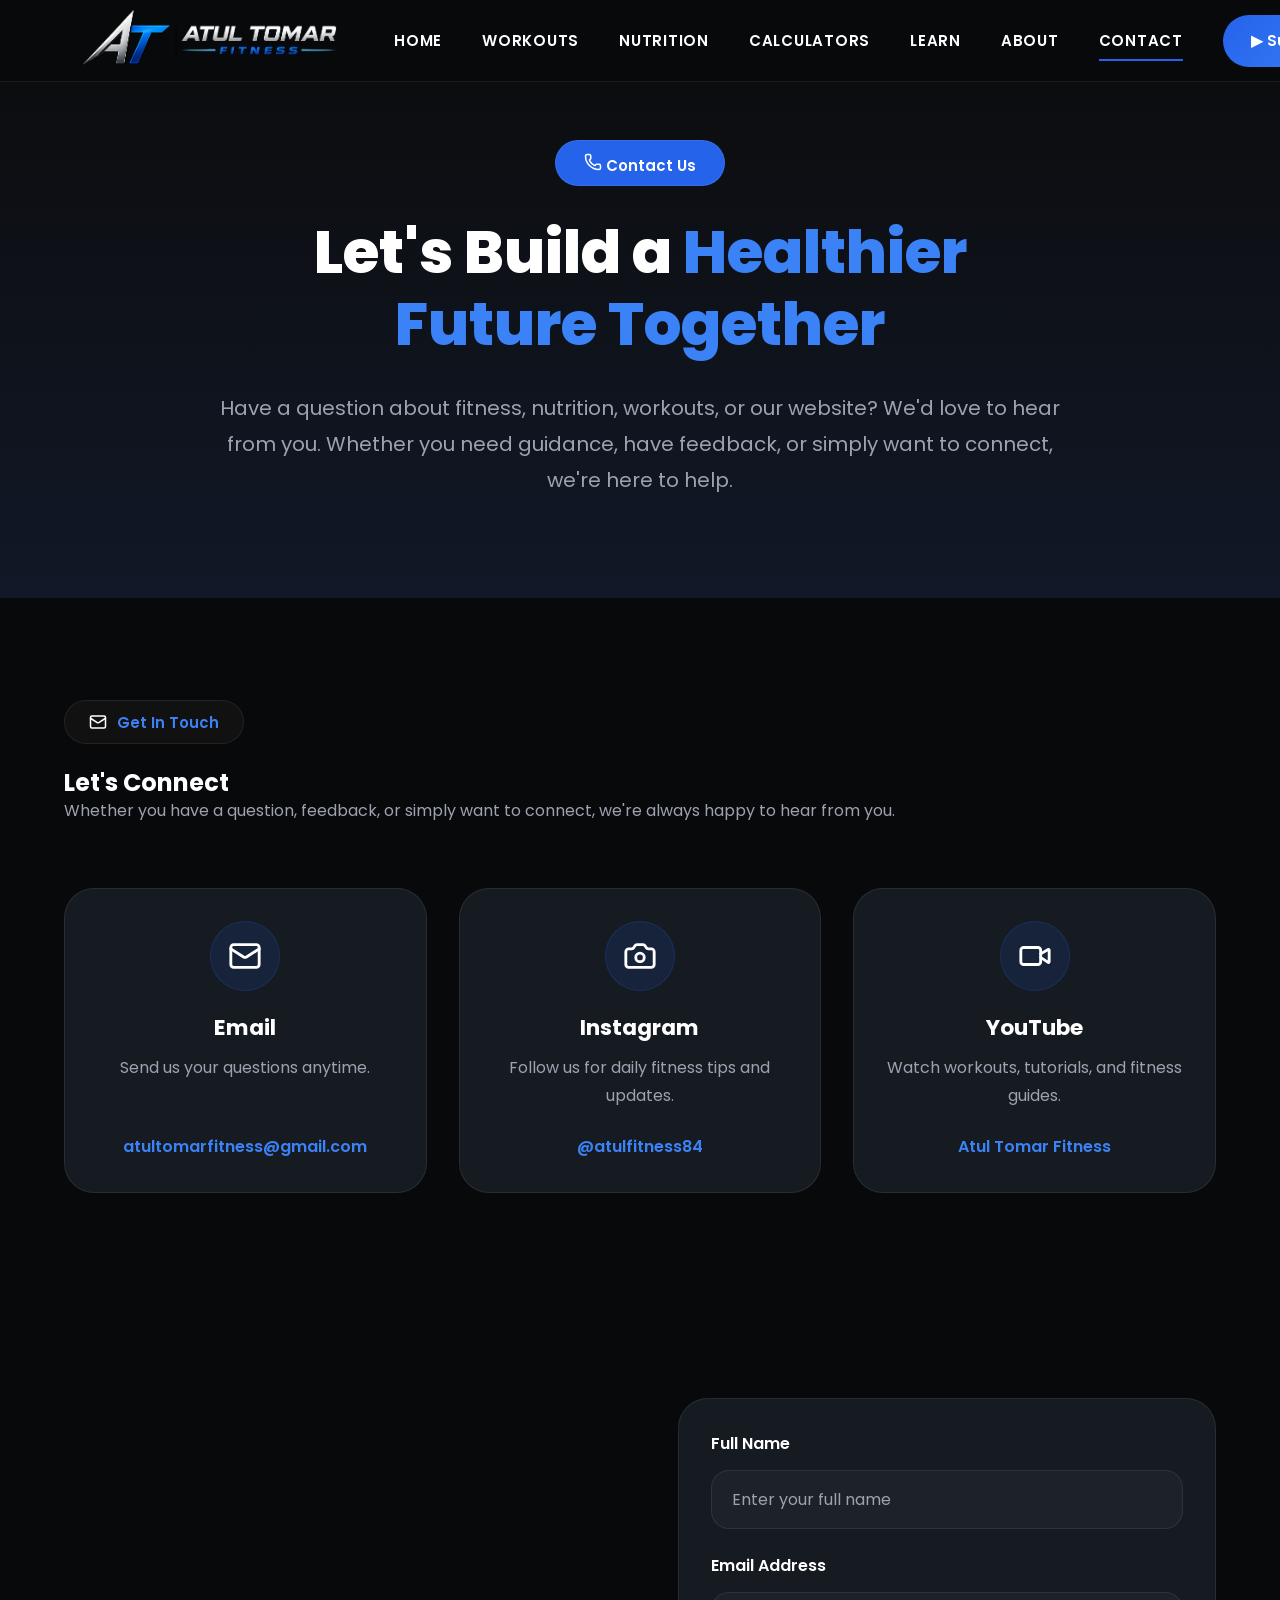
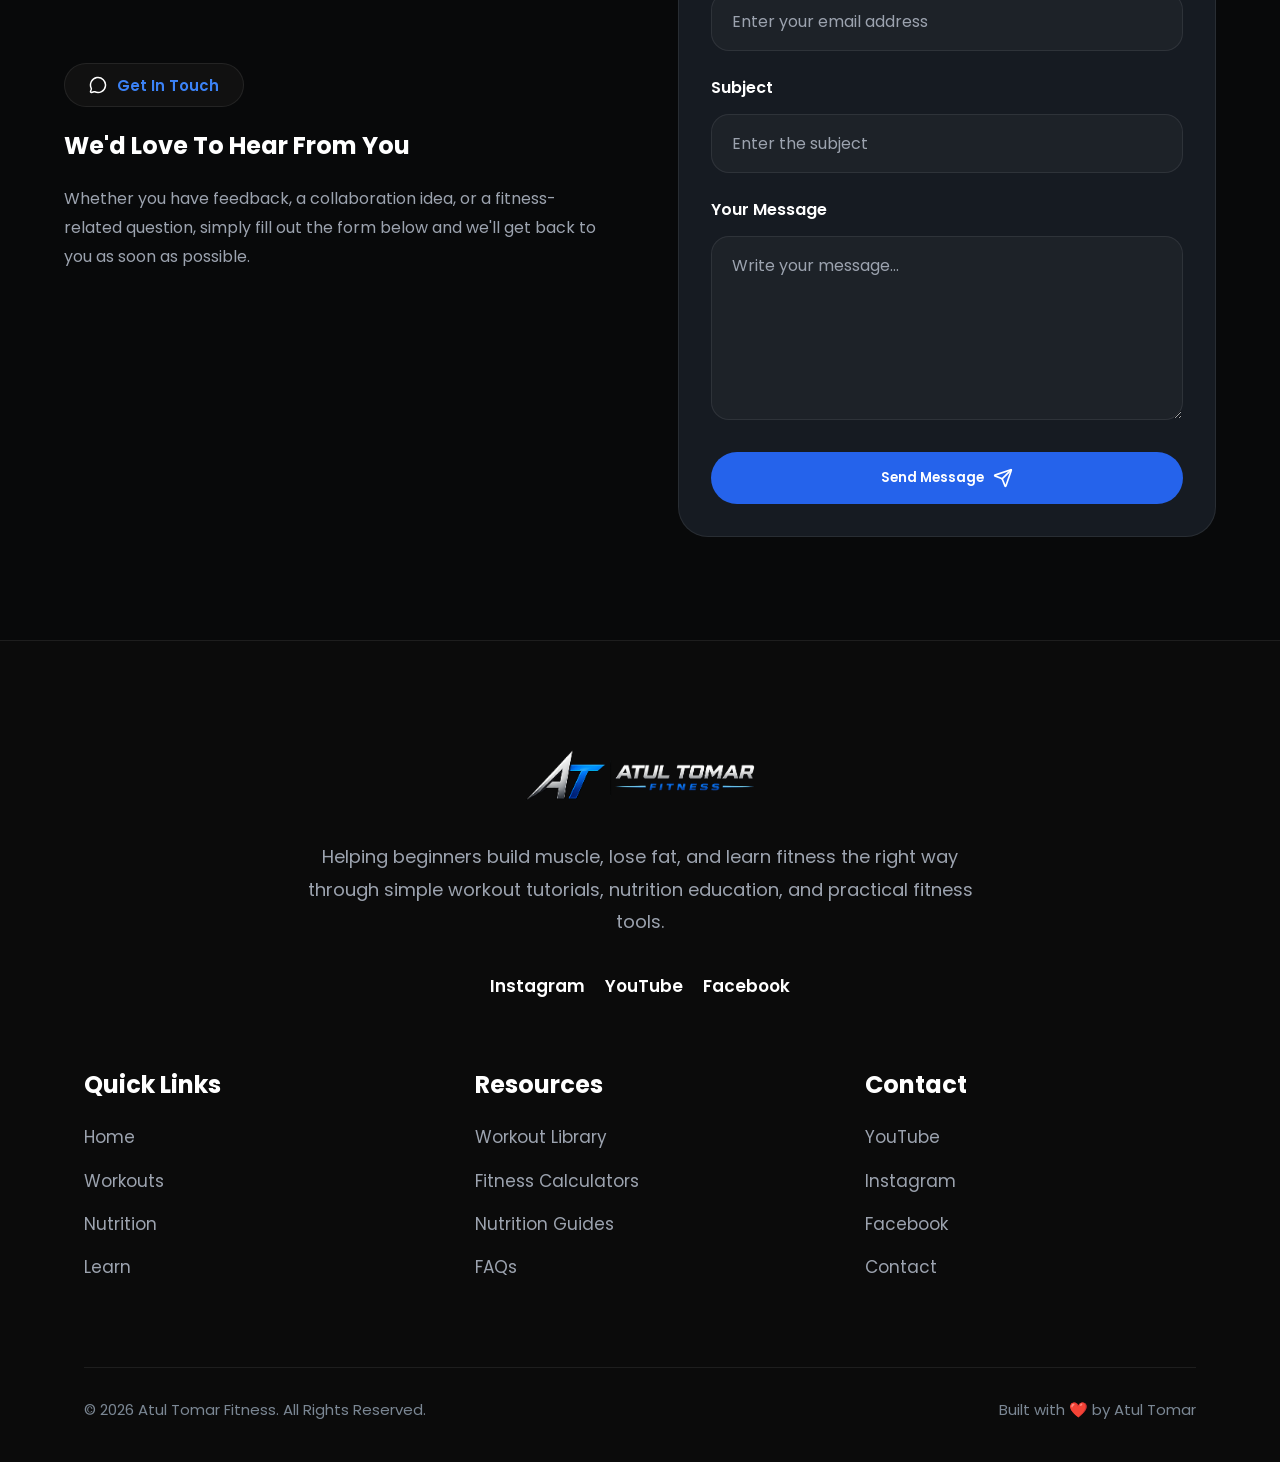
<file: contact.html>
<!DOCTYPE html>
<html lang="en">

<head>

    <meta charset="UTF-8">

    <meta name="viewport" content="width=device-width, initial-scale=1.0">

    <title>Atul Tomar Fitness</title>

    <link rel="stylesheet" href="css/style.css">

</head>
<body>
<!-- ===================================
     HEADER / NAVIGATION
==================================== -->
<header class="site-header">

    <div class="container">

        <nav class="main-nav" aria-label="Primary Navigation">

            <!-- ==================================================
                 LOGO
            =================================================== -->

            <a href="index.html" class="nav-logo">

                <img
                    src="images/horizontal-logo.png"
                    alt="Atul Tomar Fitness Logo"
                    class="logo-image">

            </a>

            <!-- ==================================================
                 PRIMARY NAVIGATION
            =================================================== -->

            <ul
                class="nav-menu"
                id="primary-menu">

                <li class="nav-item">
                    <a href="index.html" class="nav-link">
                        Home
                    </a>
                </li>

                <li class="nav-item">
                    <a href="workouts.html" class="nav-link">
                        Workouts
                    </a>
                </li>

                <li class="nav-item">
                    <a href="nutrition.html" class="nav-link">
                        Nutrition
                    </a>
                </li>

                <li class="nav-item">
                    <a href="calculators.html" class="nav-link">
                        Calculators
                    </a>
                </li>

                <li class="nav-item">
                    <a href="learn.html" class="nav-link">
                        Learn
                    </a>
                </li>

                <li class="nav-item">
                    <a href="about.html" class="nav-link">
                        About
                    </a>
                </li>

                <li class="nav-item">
                    <a href="contact.html" class="nav-link active">
                        Contact
                    </a>
                </li>

            </ul>

            <!-- ==================================================
                 NAVIGATION ACTIONS
            =================================================== -->

            <div class="nav-actions">

                <a
                    href="https://www.youtube.com/@AtulTomarFitness"
                    target="_blank"
                    rel="noopener noreferrer"
                    class="subscribe-btn">

                    ▶ Subscribe

                </a>

                <!-- Mobile Menu Button -->

                <button
                    class="menu-toggle"
                    type="button"
                    aria-label="Toggle navigation"
                    aria-expanded="false"
                    aria-controls="primary-menu">

                    <img
                        src="images/icons/menu.svg"
                        alt=""
                        class="menu-icon"
                        aria-hidden="true">

                </button>

            </div>

        </nav>

    </div>

</header>
<!-- ==========================================================
     CONTACT HERO SECTION
========================================================== -->


<section class="contact-hero" aria-labelledby="contact-hero-title">

    <div class="container">

        <div class="contact-hero-content">

            <!-- Section Badge -->

            <span class="section-badge">

                <img
                    src="images/icons/phone.svg"
                    alt=""
                    aria-hidden="true">

                Contact Us

            </span>

            <!-- Hero Heading -->

            <h1 id="contact-hero-title">

                Let's Build a

                <span>Healthier Future Together</span>

            </h1>

            <!-- Hero Description -->

            <p>

                Have a question about fitness, nutrition, workouts,
                or our website? We'd love to hear from you.
                Whether you need guidance, have feedback, or simply
                want to connect, we're here to help.

            </p>

        </div>

    </div>

</section>
<!-- ==========================================================
     CONTACT INFORMATION
========================================================== -->

<section class="contact-info" aria-labelledby="contact-info-title">

    <div class="container">

        <!-- Section Heading -->

        <div class="section-heading">

            <span class="section-badge">

                <img
                    src="images/icons/mail.svg"
                    alt=""
                    aria-hidden="true">

                Get In Touch

            </span>

            <h2 id="contact-info-title">

                Let's

                <span>Connect</span>

            </h2>

            <p>

                Whether you have a question, feedback, or simply want to
                connect, we're always happy to hear from you.

            </p>

        </div>

        <div class="contact-grid">

            <!-- ================= Email ================= -->

            <article class="contact-card">

                <span class="icon-circle">

                    <img
                        src="images/icons/mail.svg"
                        alt=""
                        aria-hidden="true">

                </span>

                <h3>

                    Email

                </h3>

                <p>

                    Send us your questions anytime.

                </p>

                <a href="mailto:atultomarfitness@gmail.com">

                    atultomarfitness@gmail.com

                </a>

            </article>

            <!-- ================= Instagram ================= -->

            <article class="contact-card">

                <span class="icon-circle">

                    <img
                        src="images/icons/camera.svg"
                        alt=""
                        aria-hidden="true">

                </span>

                <h3>

                    Instagram

                </h3>

                <p>

                    Follow us for daily fitness tips and updates.

                </p>

                <a
                    href="https://www.instagram.com/atulfitness84/"
                    target="_blank"
                    rel="noopener noreferrer">

                    @atulfitness84

                </a>

            </article>

            <!-- ================= YouTube ================= -->

            <article class="contact-card">

                <span class="icon-circle">

                    <img
                        src="images/icons/video.svg"
                        alt=""
                        aria-hidden="true">

                </span>

                <h3>

                    YouTube

                </h3>

                <p>

                    Watch workouts, tutorials, and fitness guides.

                </p>

                <a
                    href="https://www.youtube.com/@AtultomarFitness"
                    target="_blank"
                    rel="noopener noreferrer">

                    Atul Tomar Fitness

                </a>

            </article>

        </div>

    </div>

</section>

<!-- ==========================================================
     CONTACT FORM
========================================================== -->

<section class="contact-form-section" aria-labelledby="contact-form-title">

    <div class="container">

        <div class="contact-wrapper">

            <!-- Contact Content -->

            <div class="contact-text">

                <span class="section-badge">

                    <img
                        src="images/icons/message-circle.svg"
                        alt=""
                        aria-hidden="true">

                    Get In Touch

                </span>

                <h2 id="contact-form-title">

                    We'd Love To

                    <span>Hear From You</span>

                </h2>

                <p>

                    Whether you have feedback, a collaboration idea,
                    or a fitness-related question, simply fill out
                    the form below and we'll get back to you as soon
                    as possible.

                </p>

            </div>

            <!-- Contact Form -->

            <div class="contact-form">

                <form action="#" method="post">

                    <div class="form-group">

                        <label for="full-name">

                            Full Name

                        </label>

                        <input
                            type="text"
                            id="full-name"
                            name="full-name"
                            placeholder="Enter your full name"
                            autocomplete="name"
                            required>

                    </div>

                    <div class="form-group">

                        <label for="email">

                            Email Address

                        </label>

                        <input
                            type="email"
                            id="email"
                            name="email"
                            placeholder="Enter your email address"
                            autocomplete="email"
                            required>

                    </div>

                    <div class="form-group">

                        <label for="subject">

                            Subject

                        </label>

                        <input
                            type="text"
                            id="subject"
                            name="subject"
                            placeholder="Enter the subject"
                            required>

                    </div>

                    <div class="form-group">

                        <label for="message">

                            Your Message

                        </label>

                        <textarea
                            id="message"
                            name="message"
                            rows="6"
                            placeholder="Write your message..."
                            required></textarea>

                    </div>

                    <button
                        type="submit"
                        class="btn-primary">

                        <span>Send Message</span>

                        <img
                            src="images/icons/send.svg"
                            alt=""
                            aria-hidden="true">

                    </button>

                </form>

            </div>

        </div>

    </div>

</section>







<!-- ================================================= -->
<!-- SECTION 11 : FOOTER -->
<!-- STATUS : COMPLETE -->
<!-- ================================================= -->

<footer class="footer">

    <div class="container">
<div class="footer-top">

    <div class="footer-logo-wrapper">
        <img src="images/horizontal-logo.png"
             alt="Atul Tomar Fitness Logo"
             class="footer-logo">
    </div>

    <p class="footer-description">
        Helping beginners build muscle, lose fat, and learn fitness the right way
        through simple workout tutorials, nutrition education, and practical fitness tools.
    </p>

    <div class="footer-socials">
              <a href="https://www.instagram.com/atulfitness84/" target="_blank"    rel="noopener noreferrer">Instagram</a>

<a href="https://www.youtube.com/@AtulTomarFitness" target="_blank"    rel="noopener noreferrer">YouTube</a>

<a href="https://www.facebook.com/AtulTomarFitness" target="_blank"    rel="noopener noreferrer">Facebook</a>

            </div>

        </div>


        <div class="footer-grid">

            <div class="footer-column">

                <h3>Quick Links</h3>

                <a href="index.html">Home</a>

<a href="workouts.html">Workouts</a>

<a href="nutrition.html">Nutrition</a>

<a href="learn.html">Learn</a>

            </div>


            <div class="footer-column">

                <h3>Resources</h3>

                <a href="workouts.html">Workout Library</a>

<a href="calculators.html">Fitness Calculators</a>

<a href="nutrition.html">Nutrition Guides</a>

<a href="learn.html">FAQs</a>

            </div>


            <div class="footer-column">

                <h3>Contact</h3>
<a href="https://www.youtube.com/@AtulTomarFitness" target="_blank"    rel="noopener noreferrer">YouTube</a>

<a href="https://www.instagram.com/atulfitness84/" target="_blank"    rel="noopener noreferrer">Instagram</a>

<a href="https://www.facebook.com/AtulTomarFitness" target="_blank"    rel="noopener noreferrer">Facebook</a>

<a href="contact.html">Contact</a>

            </div>

        </div>


        <div class="footer-bottom">

            <p>
                © 2026 Atul Tomar Fitness. All Rights Reserved.
            </p>

            <p>
                Built with ❤️ by Atul Tomar
            </p>

        </div>

    </div>

</footer>

<!-- ================================================= -->
<!-- END OF SECTION 11 -->
<!-- ================================================= -->
    <script src="javascript/script.js"></script>
</body>
</html>
</file>
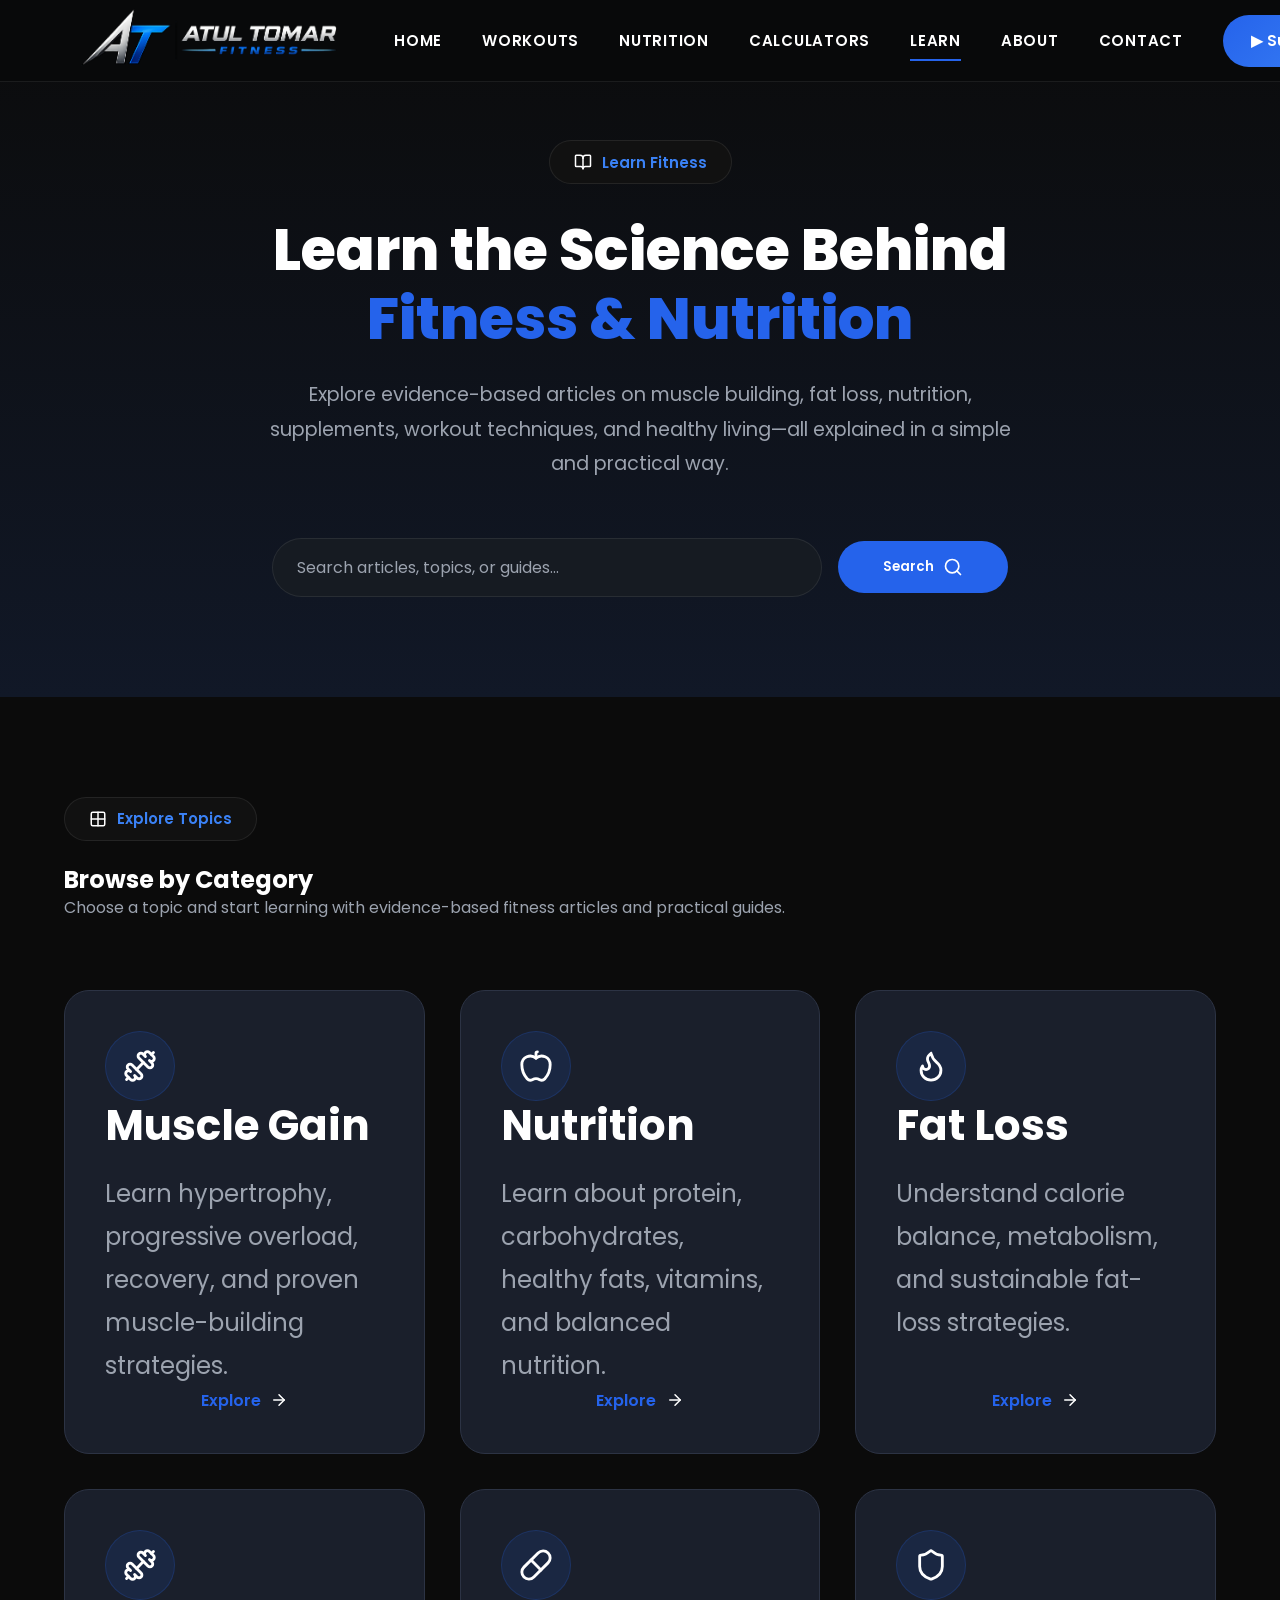
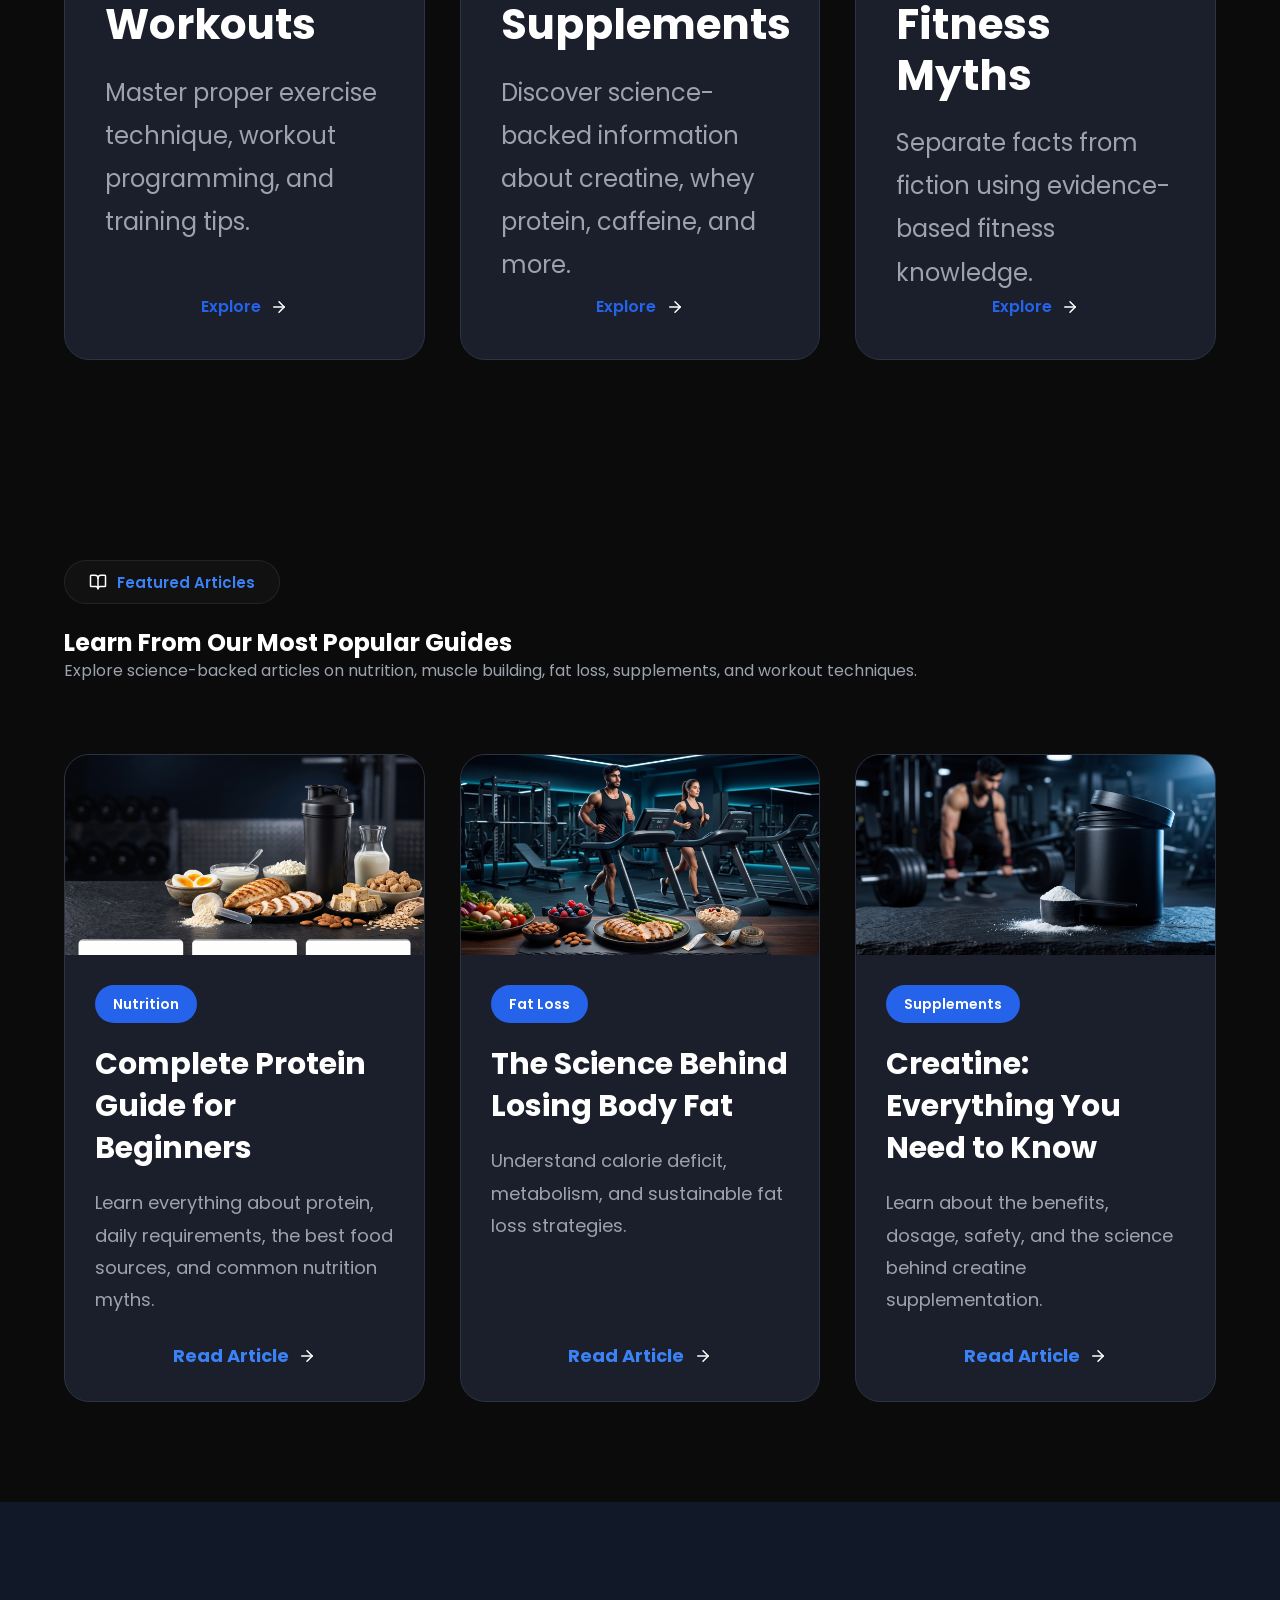
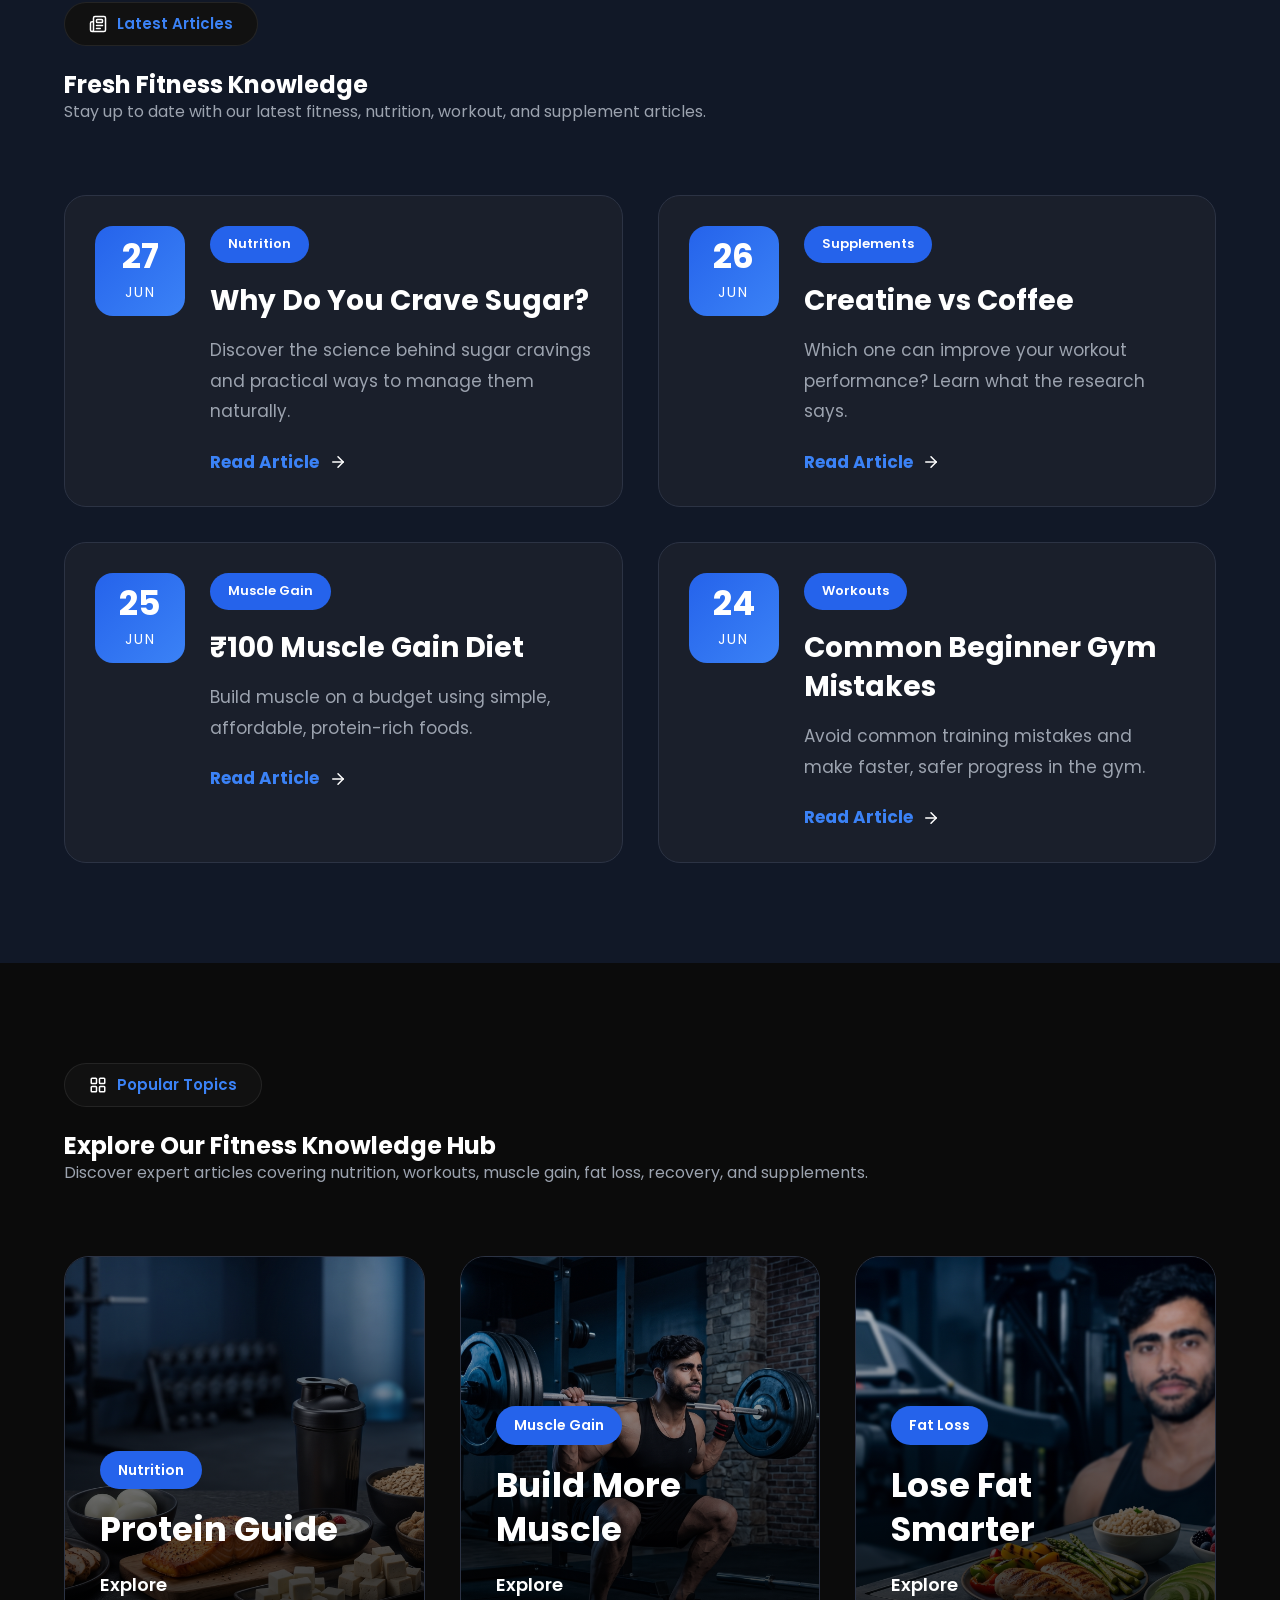
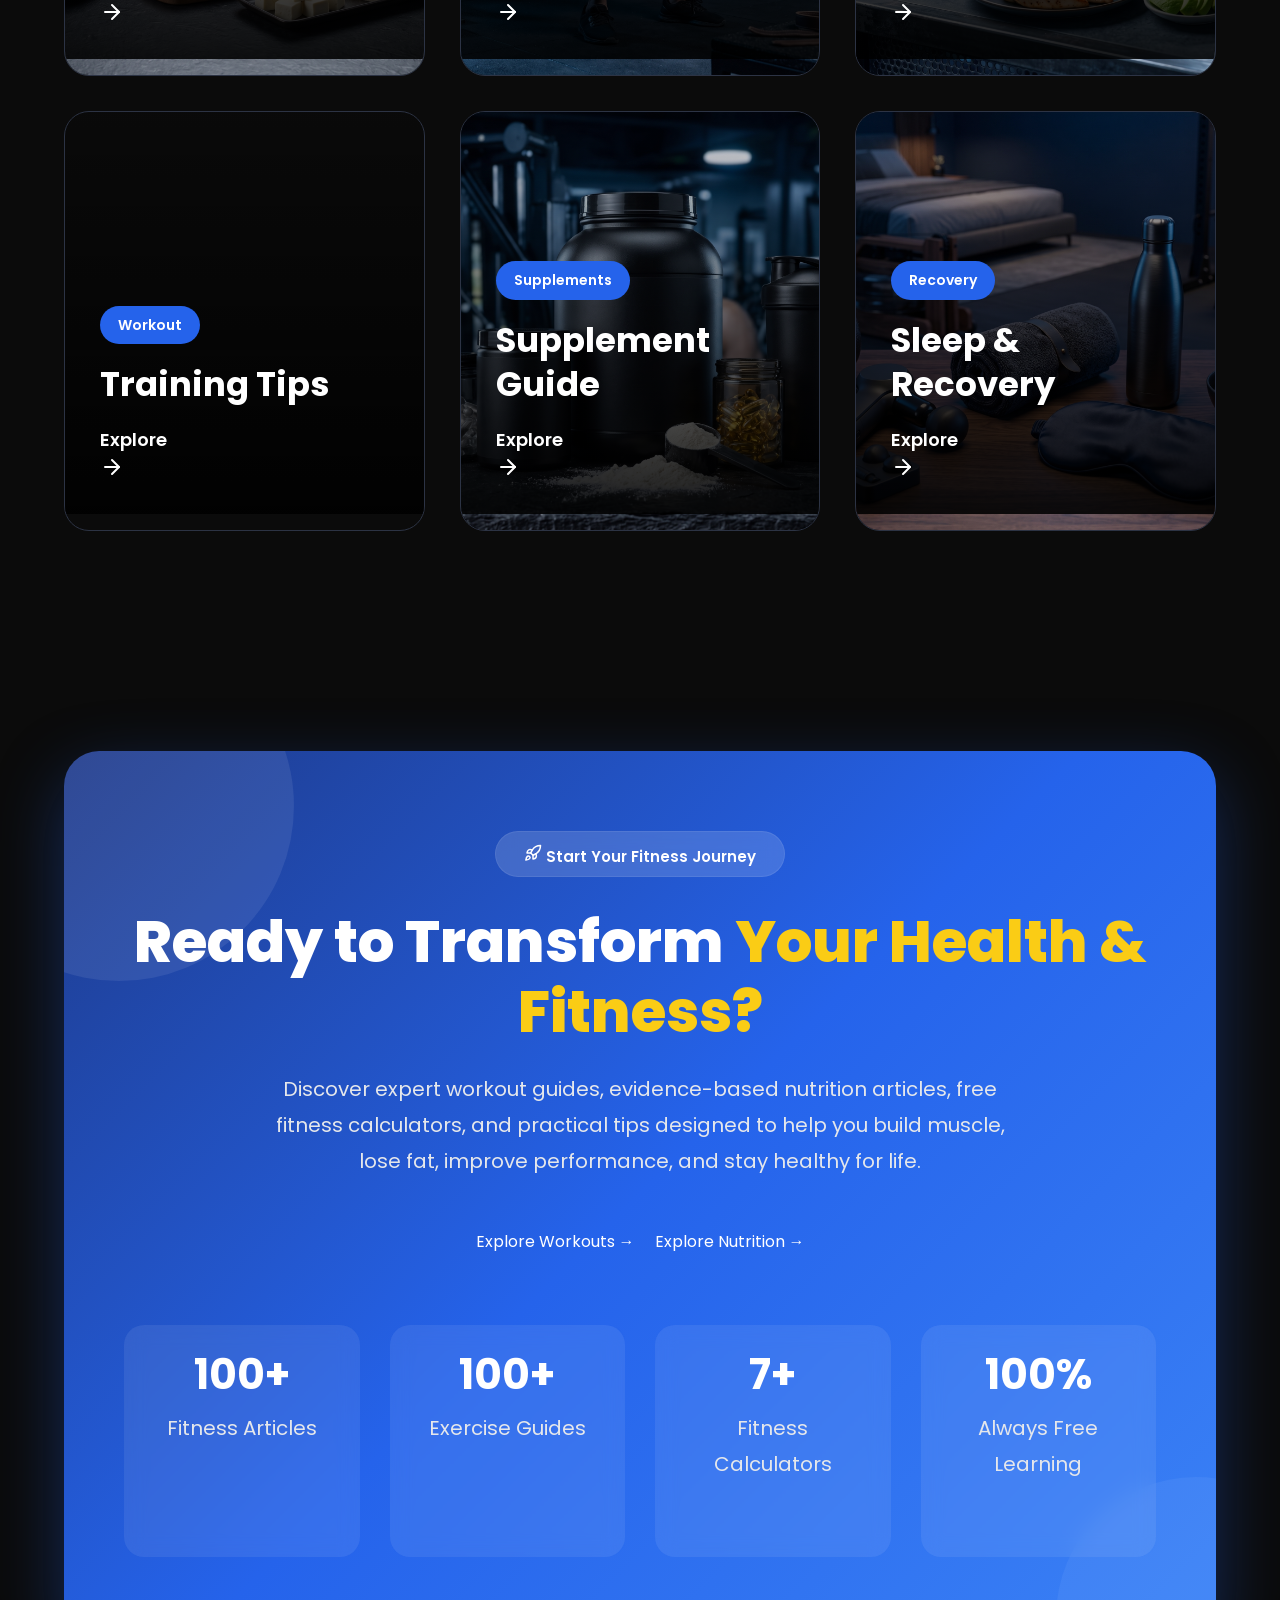
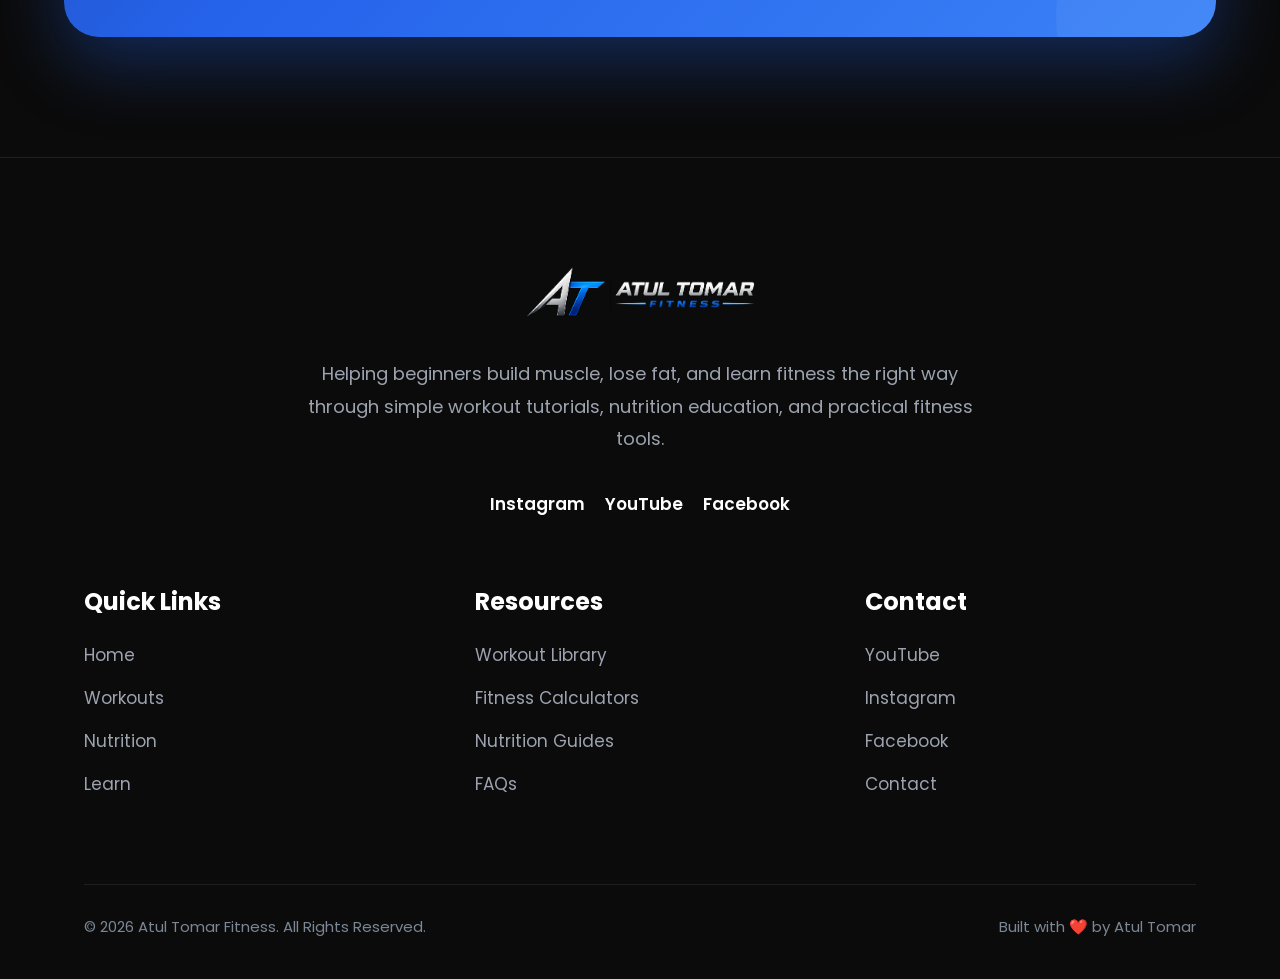
<file: learn.html>
<!DOCTYPE html>
<html lang="en">

<head>

    <meta charset="UTF-8">

    <meta name="viewport" content="width=device-width, initial-scale=1.0">

    <title>Atul Tomar Fitness</title>

    <link rel="stylesheet" href="css/style.css">

</head>
<body>
<!-- ===================================
     HEADER / NAVIGATION
==================================== -->

<header class="site-header">

    <div class="container">

        <nav class="main-nav" aria-label="Primary Navigation">

            <!-- ==================================================
                 LOGO
            =================================================== -->

            <a href="index.html" class="nav-logo">

                <img
                    src="images/horizontal-logo.png"
                    alt="Atul Tomar Fitness Logo"
                    class="logo-image">

            </a>

            <!-- ==================================================
                 PRIMARY NAVIGATION
            =================================================== -->

            <ul
                class="nav-menu"
                id="primary-menu">

                <li class="nav-item">
                    <a href="index.html" class="nav-link">
                        Home
                    </a>
                </li>

                <li class="nav-item">
                    <a href="workouts.html" class="nav-link">
                        Workouts
                    </a>
                </li>

                <li class="nav-item">
                    <a href="nutrition.html" class="nav-link">
                        Nutrition
                    </a>
                </li>

                <li class="nav-item">
                    <a href="calculators.html" class="nav-link">
                        Calculators
                    </a>
                </li>

                <li class="nav-item">
                    <a href="learn.html" class="nav-link active">
                        Learn
                    </a>
                </li>

                <li class="nav-item">
                    <a href="about.html" class="nav-link">
                        About
                    </a>
                </li>

                <li class="nav-item">
                    <a href="contact.html" class="nav-link">
                        Contact
                    </a>
                </li>

            </ul>

            <!-- ==================================================
                 NAVIGATION ACTIONS
            =================================================== -->

            <div class="nav-actions">

                <a
                    href="https://www.youtube.com/@AtulTomarFitness"
                    target="_blank"
                    rel="noopener noreferrer"
                    class="subscribe-btn">

                    ▶ Subscribe

                </a>

                <!-- Mobile Menu Button -->

                <button
                    class="menu-toggle"
                    type="button"
                    aria-label="Toggle navigation"
                    aria-expanded="false"
                    aria-controls="primary-menu">

                    <img
                        src="images/icons/menu.svg"
                        alt=""
                        class="menu-icon"
                        aria-hidden="true">

                </button>

            </div>

        </nav>

    </div>

</header>

<!-- =======================================================
     LEARN HERO
======================================================= -->

<section
    class="learn-hero"
    aria-labelledby="learn-hero-title">

    <div class="container">

        <div class="learn-hero-content">

            <!-- Badge -->

            <span class="section-badge">

                <img
                    src="images/icons/book-open.svg"
                    alt=""
                    aria-hidden="true">

                Learn Fitness

            </span>

            <!-- Heading -->

            <h1 id="learn-hero-title">

                Learn the Science Behind

                <span>Fitness &amp; Nutrition</span>

            </h1>

            <!-- Description -->

            <p>

                Explore evidence-based articles on muscle building,
                fat loss, nutrition, supplements, workout techniques,
                and healthy living—all explained in a simple and
                practical way.

            </p>

            <!-- Search -->

            <div class="learn-search">

                <input
                    type="search"
                    placeholder="Search articles, topics, or guides..."
                    aria-label="Search fitness articles"
                    autocomplete="off">

                <button
                    type="button"
                    class="btn-primary">

                    <span>Search</span>

                    <img
                        src="images/icons/search.svg"
                        alt=""
                        aria-hidden="true">

                </button>

            </div>

        </div>

    </div>

</section>
<!-- ==========================================================
     LEARN CATEGORIES
========================================================== -->


<section class="learn-categories">

    <div class="container">

        <!-- Section Heading -->

        <div class="section-heading">

            <span class="section-badge">

                <img
                    src="images/icons/grid-2x2.svg"
                    alt=""
                    aria-hidden="true">

                Explore Topics

            </span>

            <h2>
                Browse by
                <span>Category</span>
            </h2>

            <p>
                Choose a topic and start learning with
                evidence-based fitness articles and practical guides.
            </p>

        </div>

        <!-- Category Grid -->

        <div class="category-grid">

            <!-- Muscle Gain -->

            <article class="category-card">

                <div class="icon-circle">

                    <img
                        src="images/icons/dumbbell.svg"
                        alt=""
                        aria-hidden="true">

                </div>

                <h3>Muscle Gain</h3>

                <p>
                    Learn hypertrophy, progressive overload,
                    recovery, and proven muscle-building strategies.
                </p>

                <a href="#" class="card-btn">

                    <span>Explore</span>

                    <img
                        src="images/icons/arrow-right.svg"
                        alt=""
                        aria-hidden="true">

                </a>

            </article>

            <!-- Nutrition -->

            <article class="category-card">

                <div class="icon-circle">

                    <img
                        src="images/icons/apple.svg"
                        alt=""
                        aria-hidden="true">

                </div>

                <h3>Nutrition</h3>

                <p>
                    Learn about protein, carbohydrates,
                    healthy fats, vitamins, and balanced nutrition.
                </p>

                <a href="#" class="card-btn">

                    <span>Explore</span>

                    <img
                        src="images/icons/arrow-right.svg"
                        alt=""
                        aria-hidden="true">

                </a>

            </article>

            <!-- Fat Loss -->

            <article class="category-card">

                <div class="icon-circle">

                    <img
                        src="images/icons/flame.svg"
                        alt=""
                        aria-hidden="true">

                </div>

                <h3>Fat Loss</h3>

                <p>
                    Understand calorie balance, metabolism,
                    and sustainable fat-loss strategies.
                </p>

                <a href="#" class="card-btn">

                    <span>Explore</span>

                    <img
                        src="images/icons/arrow-right.svg"
                        alt=""
                        aria-hidden="true">

                </a>

            </article>

            <!-- Workouts -->

            <article class="category-card">

                <div class="icon-circle">

                    <img
                        src="images/icons/dumbbell.svg"
                        alt=""
                        aria-hidden="true">

                </div>

                <h3>Workouts</h3>

                <p>
                    Master proper exercise technique,
                    workout programming, and training tips.
                </p>

                <a href="#" class="card-btn">

                    <span>Explore</span>

                    <img
                        src="images/icons/arrow-right.svg"
                        alt=""
                        aria-hidden="true">

                </a>

            </article>

            <!-- Supplements -->

            <article class="category-card">

                <div class="icon-circle">

                    <img
                        src="images/icons/pill.svg"
                        alt=""
                        aria-hidden="true">

                </div>

                <h3>Supplements</h3>

                <p>
                    Discover science-backed information about
                    creatine, whey protein, caffeine, and more.
                </p>

                <a href="#" class="card-btn">

                    <span>Explore</span>

                    <img
                        src="images/icons/arrow-right.svg"
                        alt=""
                        aria-hidden="true">

                </a>

            </article>

            <!-- Fitness Myths -->

            <article class="category-card">

                <div class="icon-circle">

                    <img
                        src="images/icons/shield.svg"
                        alt=""
                        aria-hidden="true">

                </div>

                <h3>Fitness Myths</h3>

                <p>
                    Separate facts from fiction using
                    evidence-based fitness knowledge.
                </p>

                <a href="#" class="card-btn">

                    <span>Explore</span>

                    <img
                        src="images/icons/arrow-right.svg"
                        alt=""
                        aria-hidden="true">

                </a>

            </article>

        </div>

    </div>

</section>

<!-- =======================================================
     FEATURED ARTICLES
======================================================= -->

<section class="featured-articles">

    <div class="container">

        <!-- Section Heading -->

        <div class="section-heading">

            <span class="section-badge">

                <img
                    src="images/icons/book-open.svg"
                    alt=""
                    aria-hidden="true">

                Featured Articles

            </span>

            <h2>
                Learn From Our
                <span>Most Popular Guides</span>
            </h2>

            <p>
                Explore science-backed articles on nutrition,
                muscle building, fat loss, supplements,
                and workout techniques.
            </p>

        </div>

        <!-- Article Grid -->

        <div class="article-grid">

            <!-- ================= Article 1 ================= -->

            <article class="article-card">

                <img
                    src="images/protein-guide.jpeg"
                    alt="Complete Protein Guide for Beginners"
                    loading="lazy"
                    decoding="async">

                <div class="article-content">

                    <span class="article-category">
                        Nutrition
                    </span>

                    <h3>
                        Complete Protein Guide
                        for Beginners
                    </h3>

                    <p>
                        Learn everything about protein,
                        daily requirements, the best food sources,
                        and common nutrition myths.
                    </p>

                    <a href="#" class="card-btn">

                        <span>Read Article</span>

                        <img
                            src="images/icons/arrow-right.svg"
                            alt=""
                            aria-hidden="true">

                    </a>

                </div>

            </article>

            <!-- ================= Article 2 ================= -->

            <article class="article-card">

                <img
                    src="images/fatloss.jpeg"
                    alt="The Science Behind Losing Body Fat"
                    loading="lazy"
                    decoding="async">

                <div class="article-content">

                    <span class="article-category">
                        Fat Loss
                    </span>

                    <h3>
                        The Science Behind
                        Losing Body Fat
                    </h3>

                    <p>
                        Understand calorie deficit,
                        metabolism, and sustainable
                        fat loss strategies.
                    </p>

                    <a href="#" class="card-btn">

                        <span>Read Article</span>

                        <img
                            src="images/icons/arrow-right.svg"
                            alt=""
                            aria-hidden="true">

                    </a>

                </div>

            </article>

            <!-- ================= Article 3 ================= -->

            <article class="article-card">

                <img
                    src="images/creatine.jpeg"
                    alt="Creatine: Everything You Need to Know"
                    loading="lazy"
                    decoding="async">

                <div class="article-content">

                    <span class="article-category">
                        Supplements
                    </span>

                    <h3>
                        Creatine:
                        Everything You Need to Know
                    </h3>

                    <p>
                        Learn about the benefits,
                        dosage, safety, and the science
                        behind creatine supplementation.
                    </p>

                    <a href="#" class="card-btn">

                        <span>Read Article</span>

                        <img
                            src="images/icons/arrow-right.svg"
                            alt=""
                            aria-hidden="true">

                    </a>

                </div>

            </article>

        </div>

    </div>

</section>
<!-- ==========================================================
     LATEST ARTICLES
========================================================== -->

<section class="latest-articles">

    <div class="container">

        <!-- Section Heading -->

        <div class="section-heading">

            <span class="section-badge">

                <img
                    src="images/icons/newspaper.svg"
                    alt=""
                    aria-hidden="true">

                Latest Articles

            </span>

            <h2>
                Fresh Fitness
                <span>Knowledge</span>
            </h2>

            <p>
                Stay up to date with our latest fitness,
                nutrition, workout, and supplement articles.
            </p>

        </div>

        <div class="latest-grid">

            <!-- ================= Article 1 ================= -->

            <article class="latest-card">

                <div class="latest-date">

                    <span>27</span>

                    <small>JUN</small>

                </div>

                <div class="latest-content">

                    <span class="latest-category">
                        Nutrition
                    </span>

                    <h3>
                        Why Do You Crave Sugar?
                    </h3>

                    <p>
                        Discover the science behind sugar cravings
                        and practical ways to manage them naturally.
                    </p>

                    <a href="#" class="card-btn">

                        <span>Read Article</span>

                        <img
                            src="images/icons/arrow-right.svg"
                            alt=""
                            aria-hidden="true">

                    </a>

                </div>

            </article>

            <!-- ================= Article 2 ================= -->

            <article class="latest-card">

                <div class="latest-date">

                    <span>26</span>

                    <small>JUN</small>

                </div>

                <div class="latest-content">

                    <span class="latest-category">
                        Supplements
                    </span>

                    <h3>
                        Creatine vs Coffee
                    </h3>

                    <p>
                        Which one can improve your workout
                        performance? Learn what the research says.
                    </p>

                    <a href="#" class="card-btn">

                        <span>Read Article</span>

                        <img
                            src="images/icons/arrow-right.svg"
                            alt=""
                            aria-hidden="true">

                    </a>

                </div>

            </article>

            <!-- ================= Article 3 ================= -->

            <article class="latest-card">

                <div class="latest-date">

                    <span>25</span>

                    <small>JUN</small>

                </div>

                <div class="latest-content">

                    <span class="latest-category">
                        Muscle Gain
                    </span>

                    <h3>
                        ₹100 Muscle Gain Diet
                    </h3>

                    <p>
                        Build muscle on a budget using simple,
                        affordable, protein-rich foods.
                    </p>

                    <a href="#" class="card-btn">

                        <span>Read Article</span>

                        <img
                            src="images/icons/arrow-right.svg"
                            alt=""
                            aria-hidden="true">

                    </a>

                </div>

            </article>

            <!-- ================= Article 4 ================= -->

            <article class="latest-card">

                <div class="latest-date">

                    <span>24</span>

                    <small>JUN</small>

                </div>

                <div class="latest-content">

                    <span class="latest-category">
                        Workouts
                    </span>

                    <h3>
                        Common Beginner Gym Mistakes
                    </h3>

                    <p>
                        Avoid common training mistakes and
                        make faster, safer progress in the gym.
                    </p>

                    <a href="#" class="card-btn">

                        <span>Read Article</span>

                        <img
                            src="images/icons/arrow-right.svg"
                            alt=""
                            aria-hidden="true">

                    </a>

                </div>

            </article>

        </div>

    </div>

</section>
<!-- ==========================================================
     POPULAR FITNESS TOPICS
========================================================== -->

<section class="popular-topics">

    <div class="container">

        <!-- Section Heading -->

        <div class="section-heading">

            <span class="section-badge">

                <img
                    src="images/icons/layout-grid.svg"
                    alt=""
                    aria-hidden="true">

                Popular Topics

            </span>

            <h2>
                Explore Our
                <span>Fitness Knowledge Hub</span>
            </h2>

            <p>
                Discover expert articles covering nutrition,
                workouts, muscle gain, fat loss,
                recovery, and supplements.
            </p>

        </div>

        <!-- Topics Grid -->

        <div class="topics-grid">

            <!-- ================= Topic 1 ================= -->

            <article class="topic-card">

                <img
                    src="images/protein.jpeg"
                    alt="Protein Guide"
                    loading="lazy"
                    decoding="async">

                <div class="topic-overlay">

                    <span>Nutrition</span>

                    <h3>Protein Guide</h3>

                    <a href="#" class="topic-link">

                        Explore

                        <img
                            src="images/icons/arrow-right.svg"
                            alt=""
                            aria-hidden="true">

                    </a>

                </div>

            </article>

            <!-- ================= Topic 2 ================= -->

            <article class="topic-card">

                <img
                    src="images/muscle.jpeg"
                    alt="Build More Muscle"
                    loading="lazy"
                    decoding="async">

                <div class="topic-overlay">

                    <span>Muscle Gain</span>

                    <h3>Build More Muscle</h3>

                    <a href="#" class="topic-link">

                         Explore

                        <img
                            src="images/icons/arrow-right.svg"
                            alt=""
                            aria-hidden="true">

                    </a>

                </div>

            </article>

            <!-- ================= Topic 3 ================= -->

            <article class="topic-card">

                <img
                    src="images/lose-fat.jpeg"
                    alt="Lose Fat Smarter"
                    loading="lazy"
                    decoding="async">

                <div class="topic-overlay">

                    <span>Fat Loss</span>

                    <h3>Lose Fat Smarter</h3>

                    <a href="#" class="topic-link">

                         Explore

                        <img
                            src="images/icons/arrow-right.svg"
                            alt=""
                            aria-hidden="true">

                    </a>

                </div>

            </article>

            <!-- ================= Topic 4 ================= -->

            <article class="topic-card">

                <img
                    src="images/workout.jpeg"
                    alt="Training Tips"
                    loading="lazy"
                    decoding="async">

                <div class="topic-overlay">

                    <span>Workout</span>

                    <h3>Training Tips</h3>

                    <a href="#" class="topic-link">

                        Explore

                        <img
                            src="images/icons/arrow-right.svg"
                            alt=""
                            aria-hidden="true">

                    </a>

                </div>

            </article>

            <!-- ================= Topic 5 ================= -->

            <article class="topic-card">

                <img
                    src="images/supplement-guide.jpeg"
                    alt="Supplement Guide"
                    loading="lazy"
                    decoding="async">

                <div class="topic-overlay">

                    <span>Supplements</span>

                    <h3>Supplement Guide</h3>

                    <a href="#" class="topic-link">

                        Explore

                        <img
                            src="images/icons/arrow-right.svg"
                            alt=""
                            aria-hidden="true">

                    </a>

                </div>

            </article>

            <!-- ================= Topic 6 ================= -->

            <article class="topic-card">

                <img
                    src="images/sleep & recovery.jpeg"
                    alt="Sleep and Recovery"
                    loading="lazy"
                    decoding="async">

                <div class="topic-overlay">

                    <span>Recovery</span>

                    <h3>Sleep &amp; Recovery</h3>

                    <a href="#" class="topic-link">

                        Explore

                        <img
                            src="images/icons/arrow-right.svg"
                            alt=""
                            aria-hidden="true">

                    </a>

                </div>

            </article>

        </div>

    </div>

</section>
<!-- ==========================================================
     LEARN CTA
========================================================== -->

<section class="learn-cta">

    <div class="container">

        <div class="learn-cta-box">

            <!-- Badge -->

            <span class="section-badge">

                <img
                    src="images/icons/rocket.svg"
                    alt=""
                    aria-hidden="true">

                Start Your Fitness Journey

            </span>

            <!-- Heading -->

            <h2>

                Ready to Transform

                <span>Your Health &amp; Fitness?</span>

            </h2>

            <!-- Description -->

            <p>

                Discover expert workout guides, evidence-based nutrition
                articles, free fitness calculators, and practical tips
                designed to help you build muscle, lose fat, improve
                performance, and stay healthy for life.

            </p>

            <!-- CTA Buttons -->

            <div class="learn-cta-buttons">

                <a
                    href="workouts.html"
                    class="primary-btn">

                    Explore Workouts →

                </a>

                <a
                    href="nutrition.html"
                    class="secondary-btn">

                    Explore Nutrition →

                </a>

            </div>

            <!-- Stats -->

            <div class="learn-stats">

                <div class="learn-stat">

                    <h3>100+</h3>

                    <p>Fitness Articles</p>

                </div>

                <div class="learn-stat">

                    <h3>100+</h3>

                    <p>Exercise Guides</p>

                </div>

                <div class="learn-stat">

                    <h3>7+</h3>

                    <p>Fitness Calculators</p>

                </div>

                <div class="learn-stat">

                    <h3>100%</h3>

                    <p>Always Free Learning</p>

                </div>

            </div>

        </div>

    </div>

</section>

<!-- ================================================= -->
<!-- SECTION 11 : FOOTER -->
<!-- STATUS : COMPLETE -->
<!-- ================================================= -->

<footer class="footer">

    <div class="container">
<div class="footer-top">

    <div class="footer-logo-wrapper">
        <img src="images/horizontal-logo.png"
             alt="Atul Tomar Fitness Logo"
             class="footer-logo">
    </div>

    <p class="footer-description">
        Helping beginners build muscle, lose fat, and learn fitness the right way
        through simple workout tutorials, nutrition education, and practical fitness tools.
    </p>

    <div class="footer-socials">
              <a href="https://www.instagram.com/atulfitness84/" target="_blank"   rel="noopener noreferrer">Instagram</a>

<a href="https://www.youtube.com/@AtulTomarFitness" target="_blank"   rel="noopener noreferrer">YouTube</a>

<a href="https://www.facebook.com/AtulTomarFitness" target="_blank"   rel="noopener noreferrer">Facebook</a>

            </div>

        </div>


        <div class="footer-grid">

            <div class="footer-column">

                <h3>Quick Links</h3>

                <a href="index.html">Home</a>

<a href="workouts.html">Workouts</a>

<a href="nutrition.html">Nutrition</a>

<a href="learn.html">Learn</a>

            </div>


            <div class="footer-column">

                <h3>Resources</h3>

                <a href="workouts.html">Workout Library</a>

<a href="calculators.html">Fitness Calculators</a>

<a href="nutrition.html">Nutrition Guides</a>

<a href="learn.html">FAQs</a>

            </div>


            <div class="footer-column">

                <h3>Contact</h3>
<a href="https://www.youtube.com/@AtulTomarFitness" target="_blank"    rel="noopener noreferrer">YouTube</a>

<a href="https://www.instagram.com/atulfitness84/" target="_blank"    rel="noopener noreferrer">Instagram</a>

<a href="https://www.facebook.com/AtulTomarFitness" target="_blank"   rel="noopener noreferrer">Facebook</a>

<a href="contact.html">Contact</a>

            </div>

        </div>


        <div class="footer-bottom">

            <p>
                © 2026 Atul Tomar Fitness. All Rights Reserved.
            </p>

            <p>
                Built with ❤️ by Atul Tomar
            </p>

        </div>

    </div>

</footer>

<!-- ================================================= -->
<!-- END OF SECTION 11 -->
<!-- ================================================= -->
    <script src="javascript/script.js"></script>
</body>
</html>
</file>
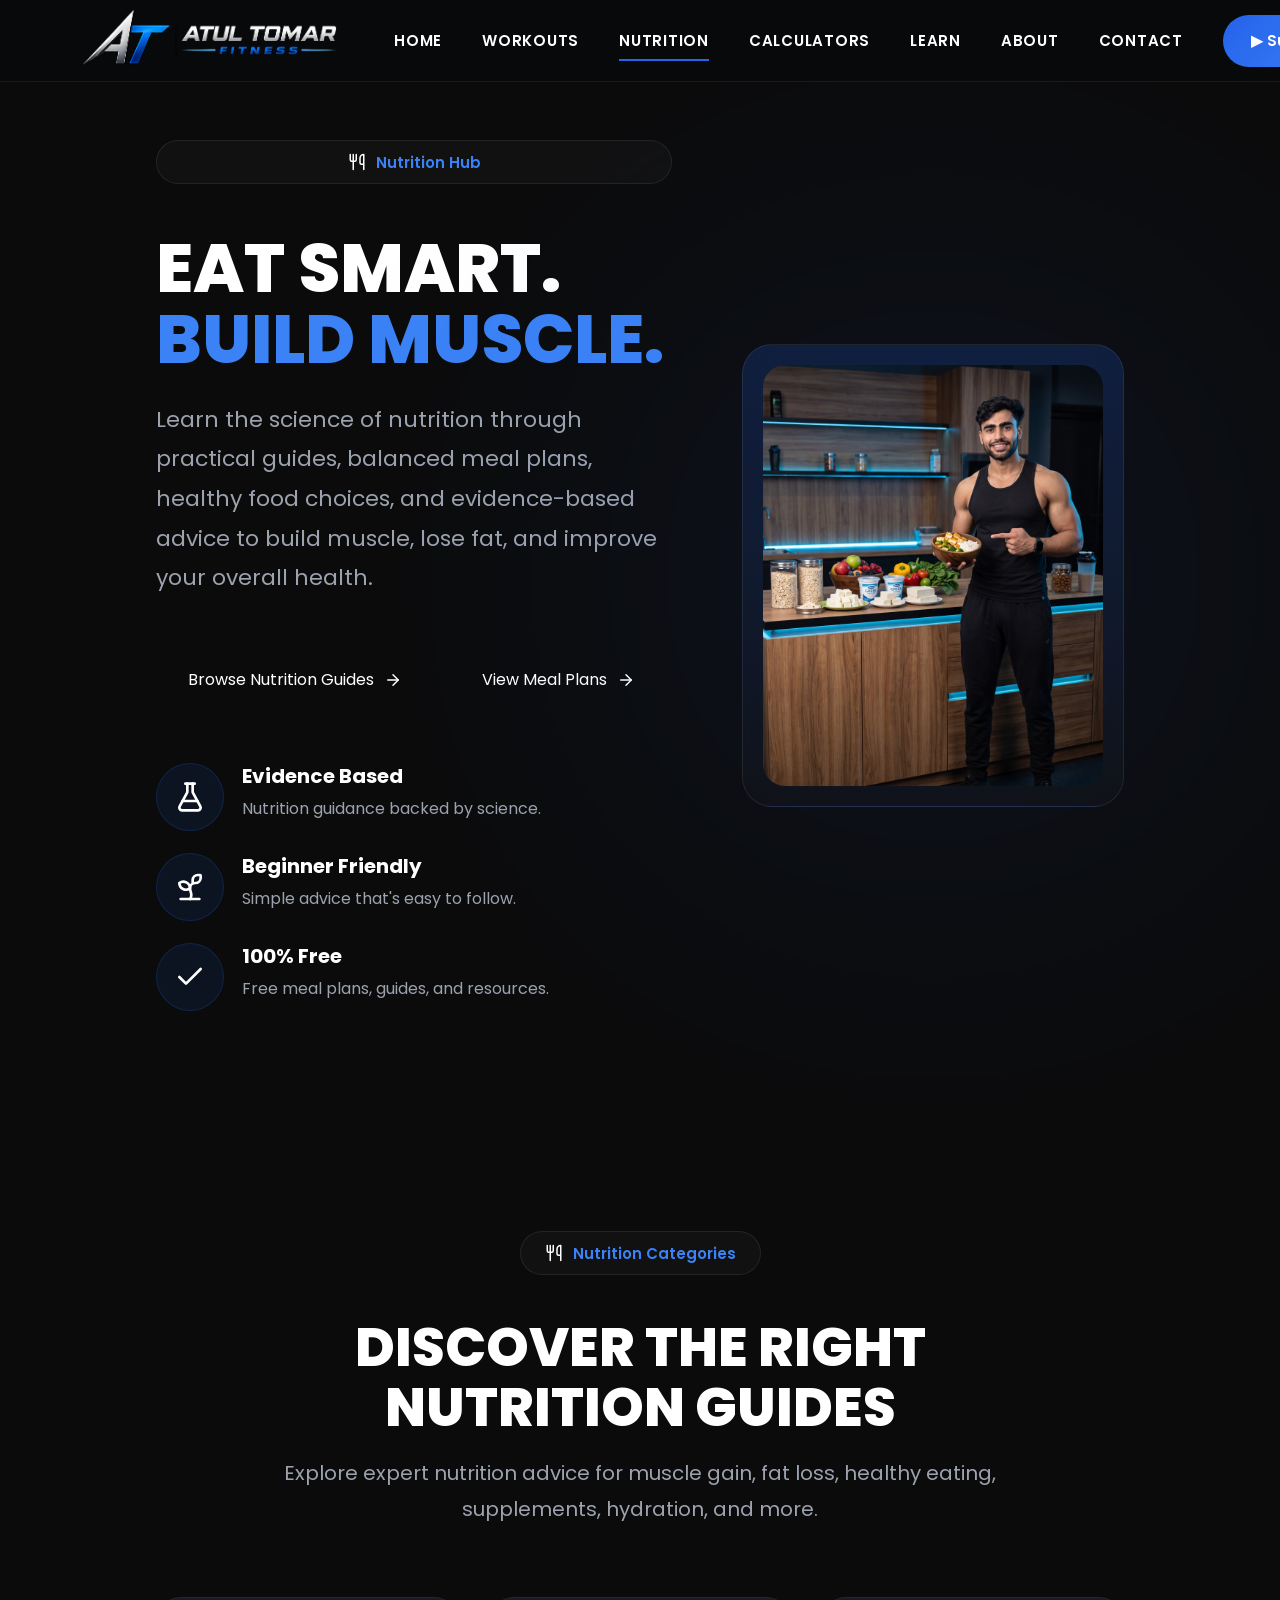
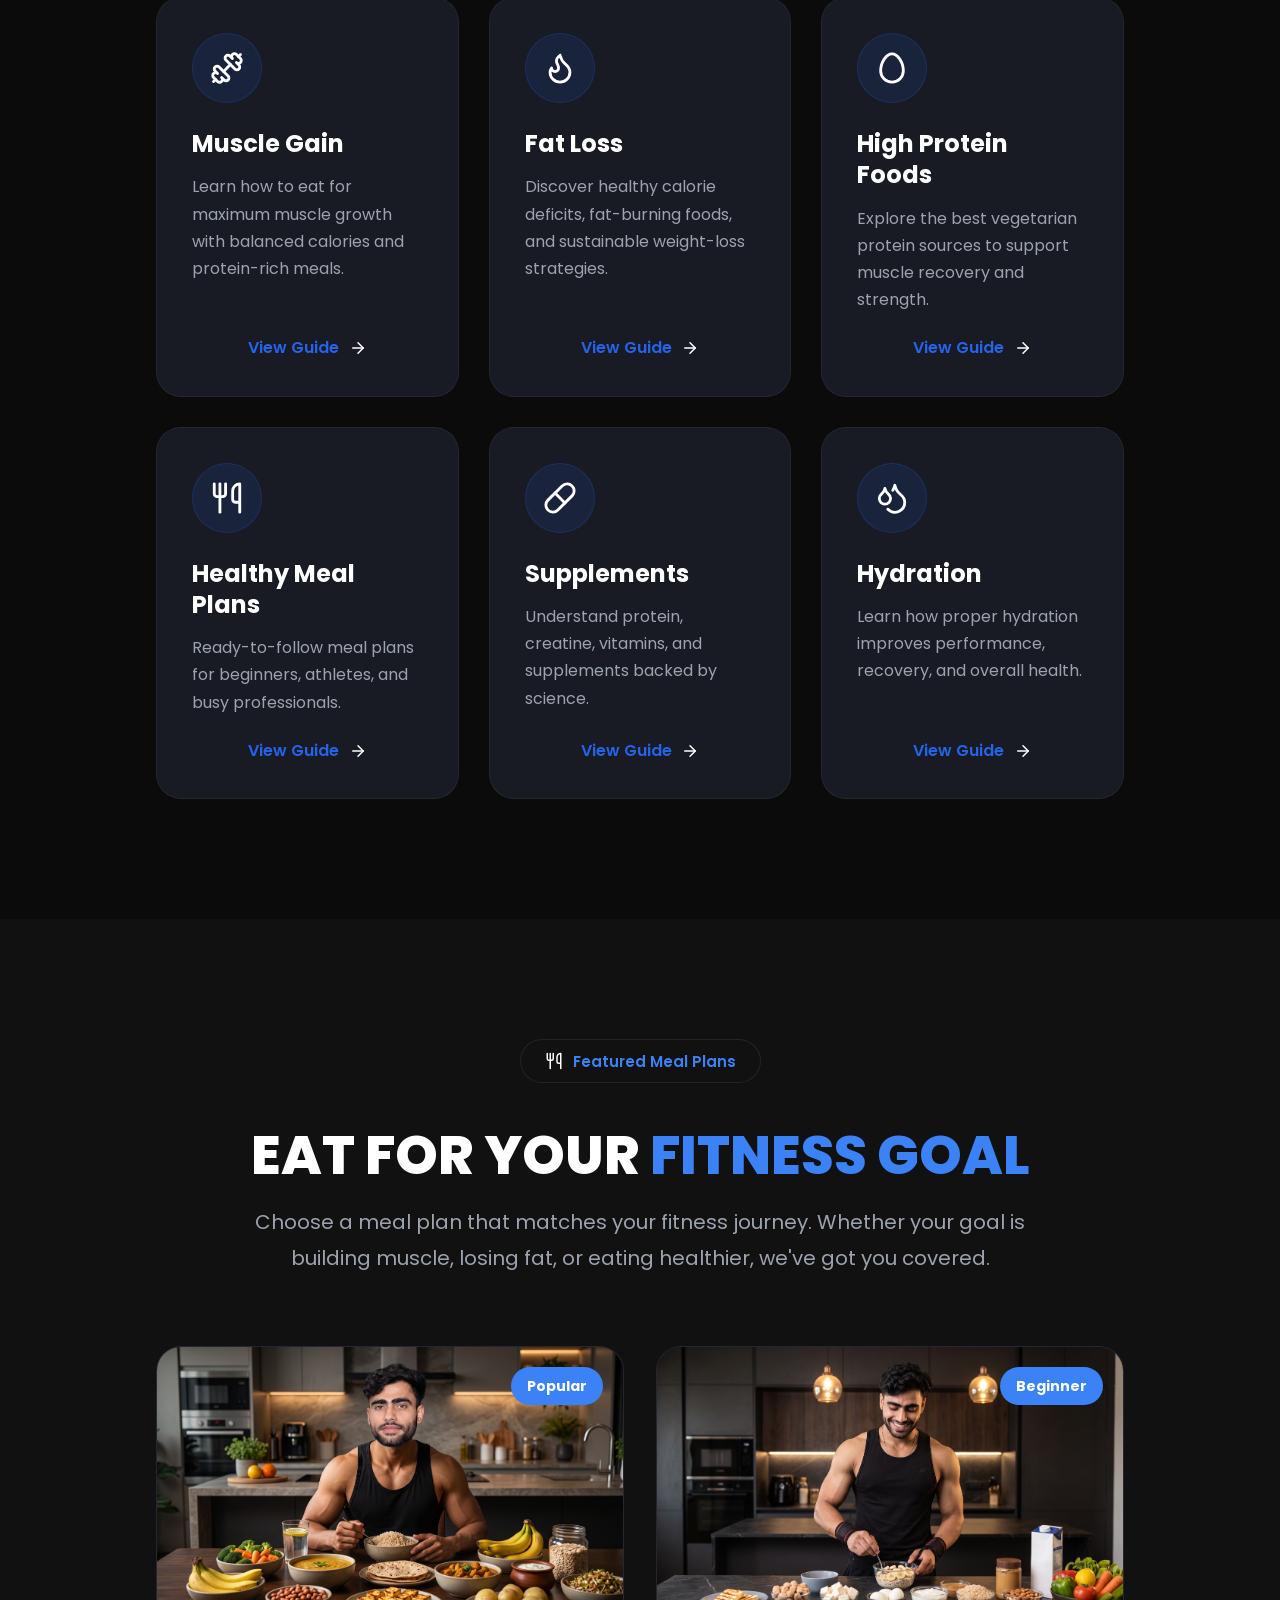
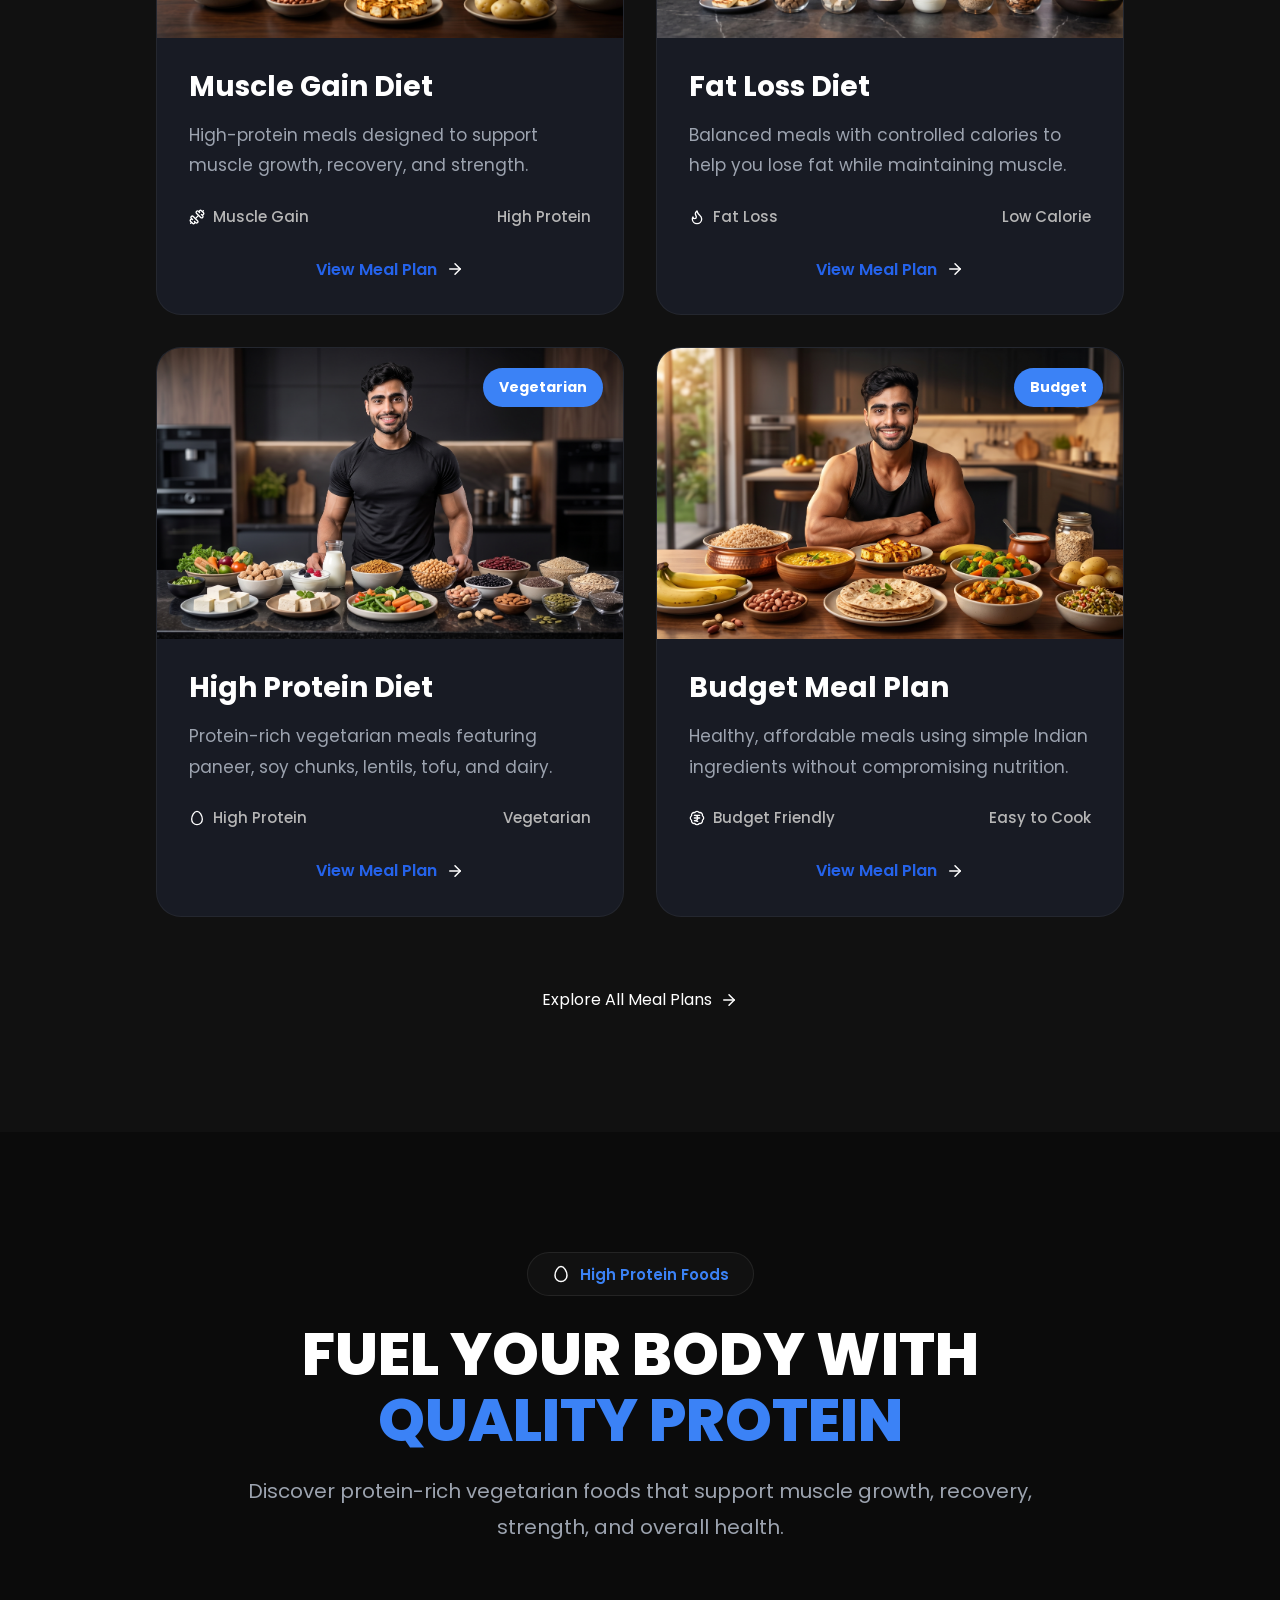
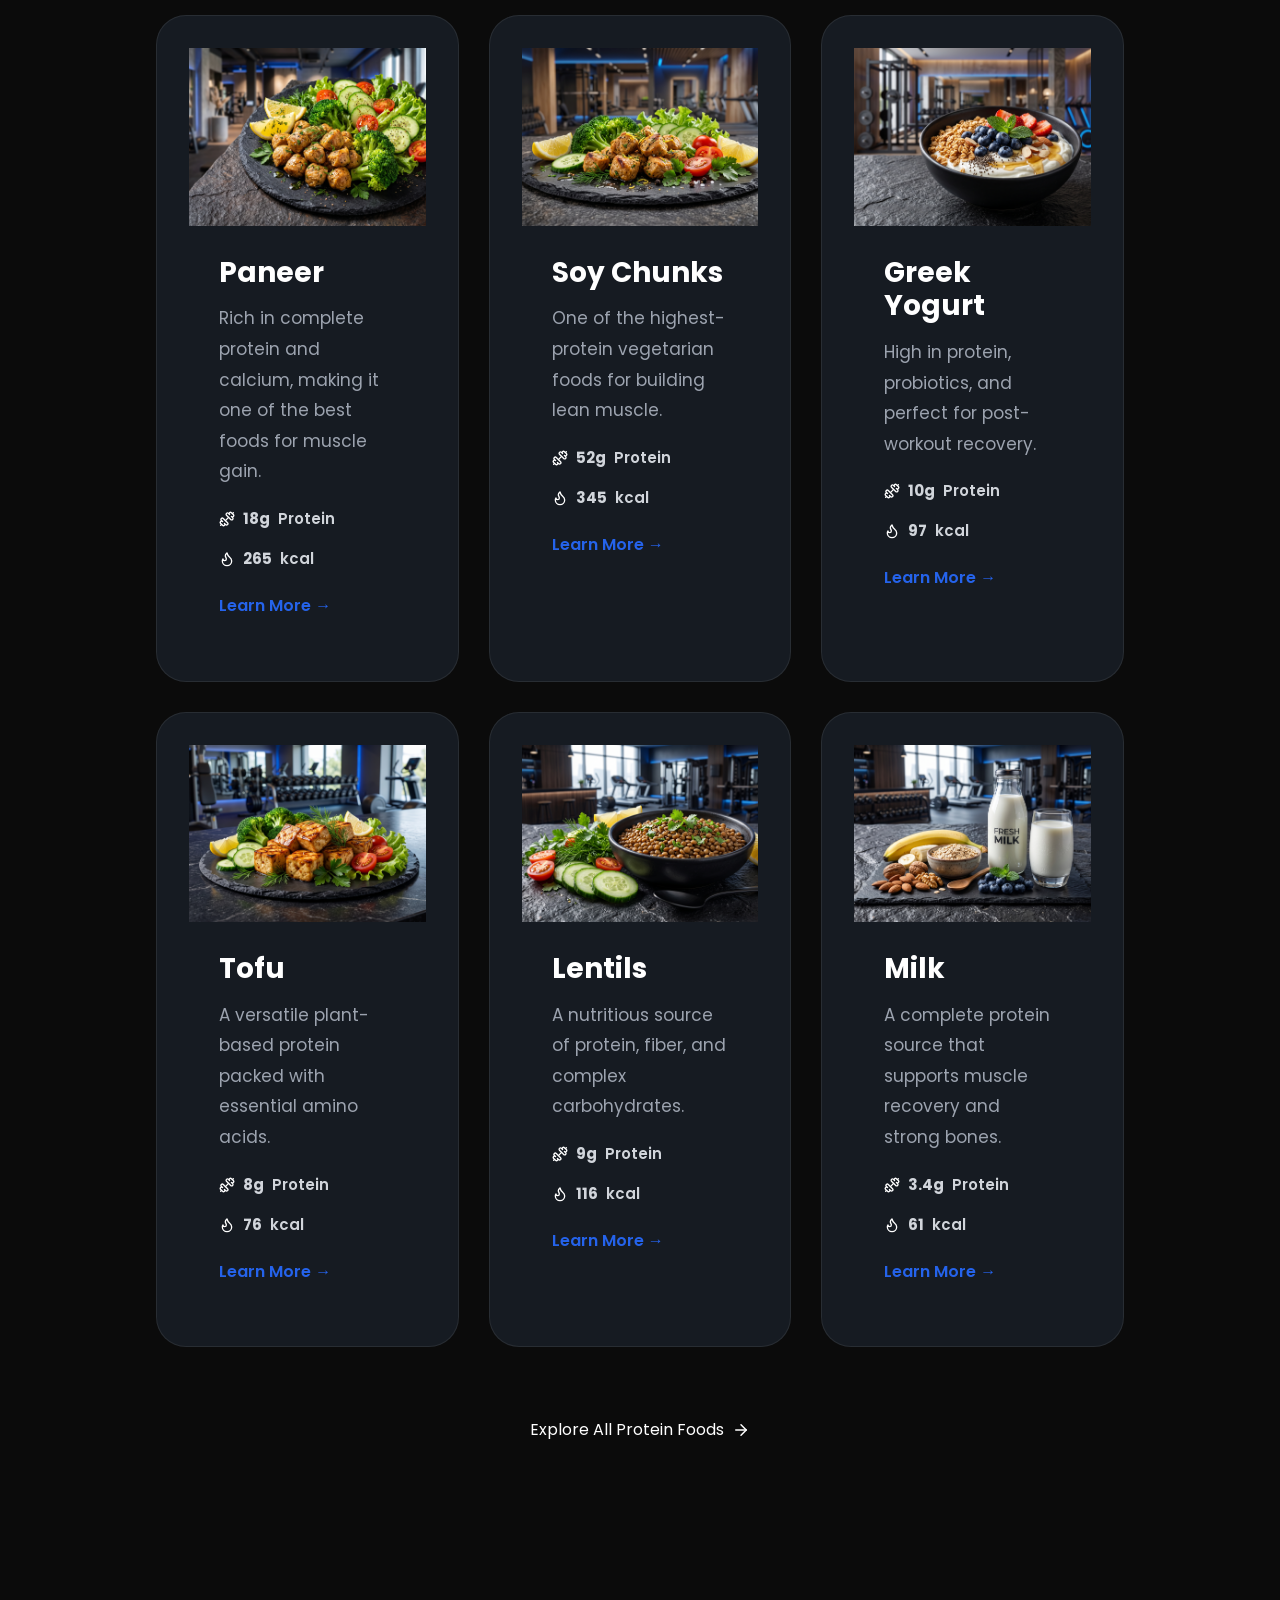
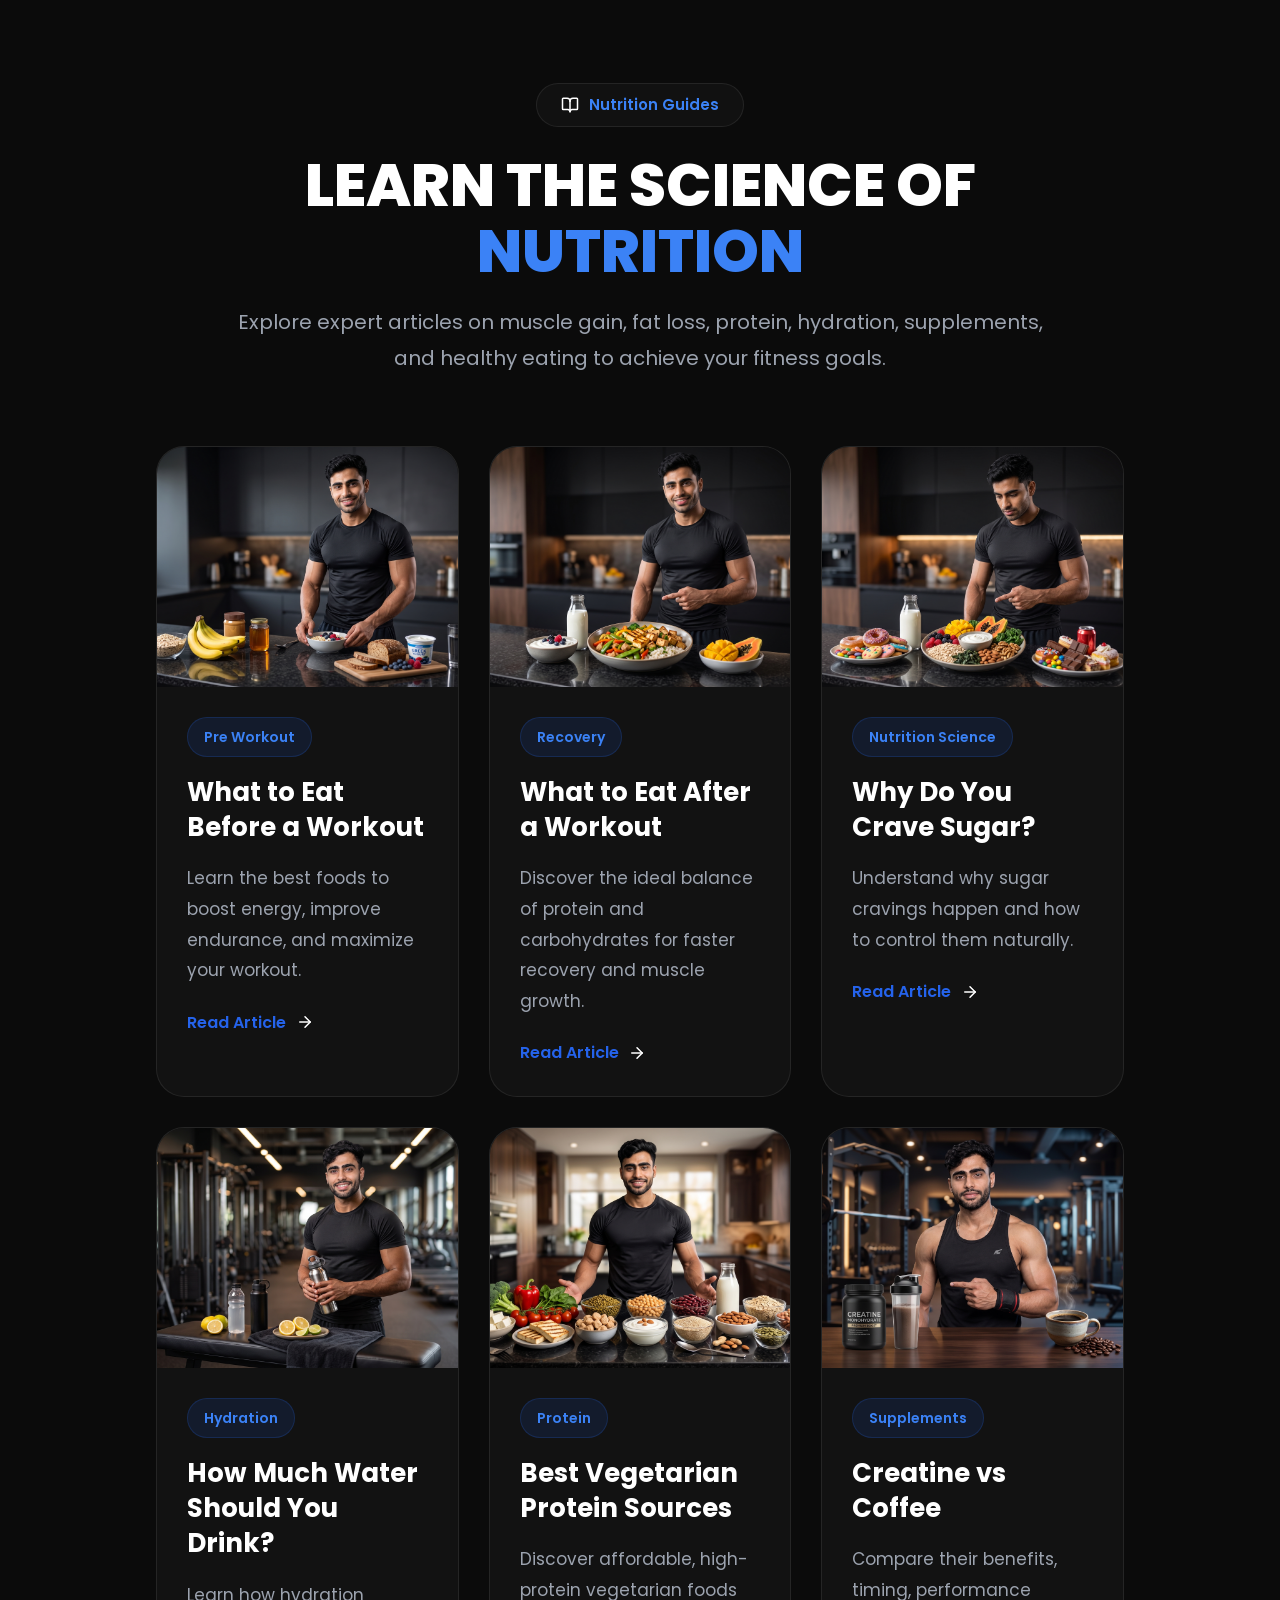
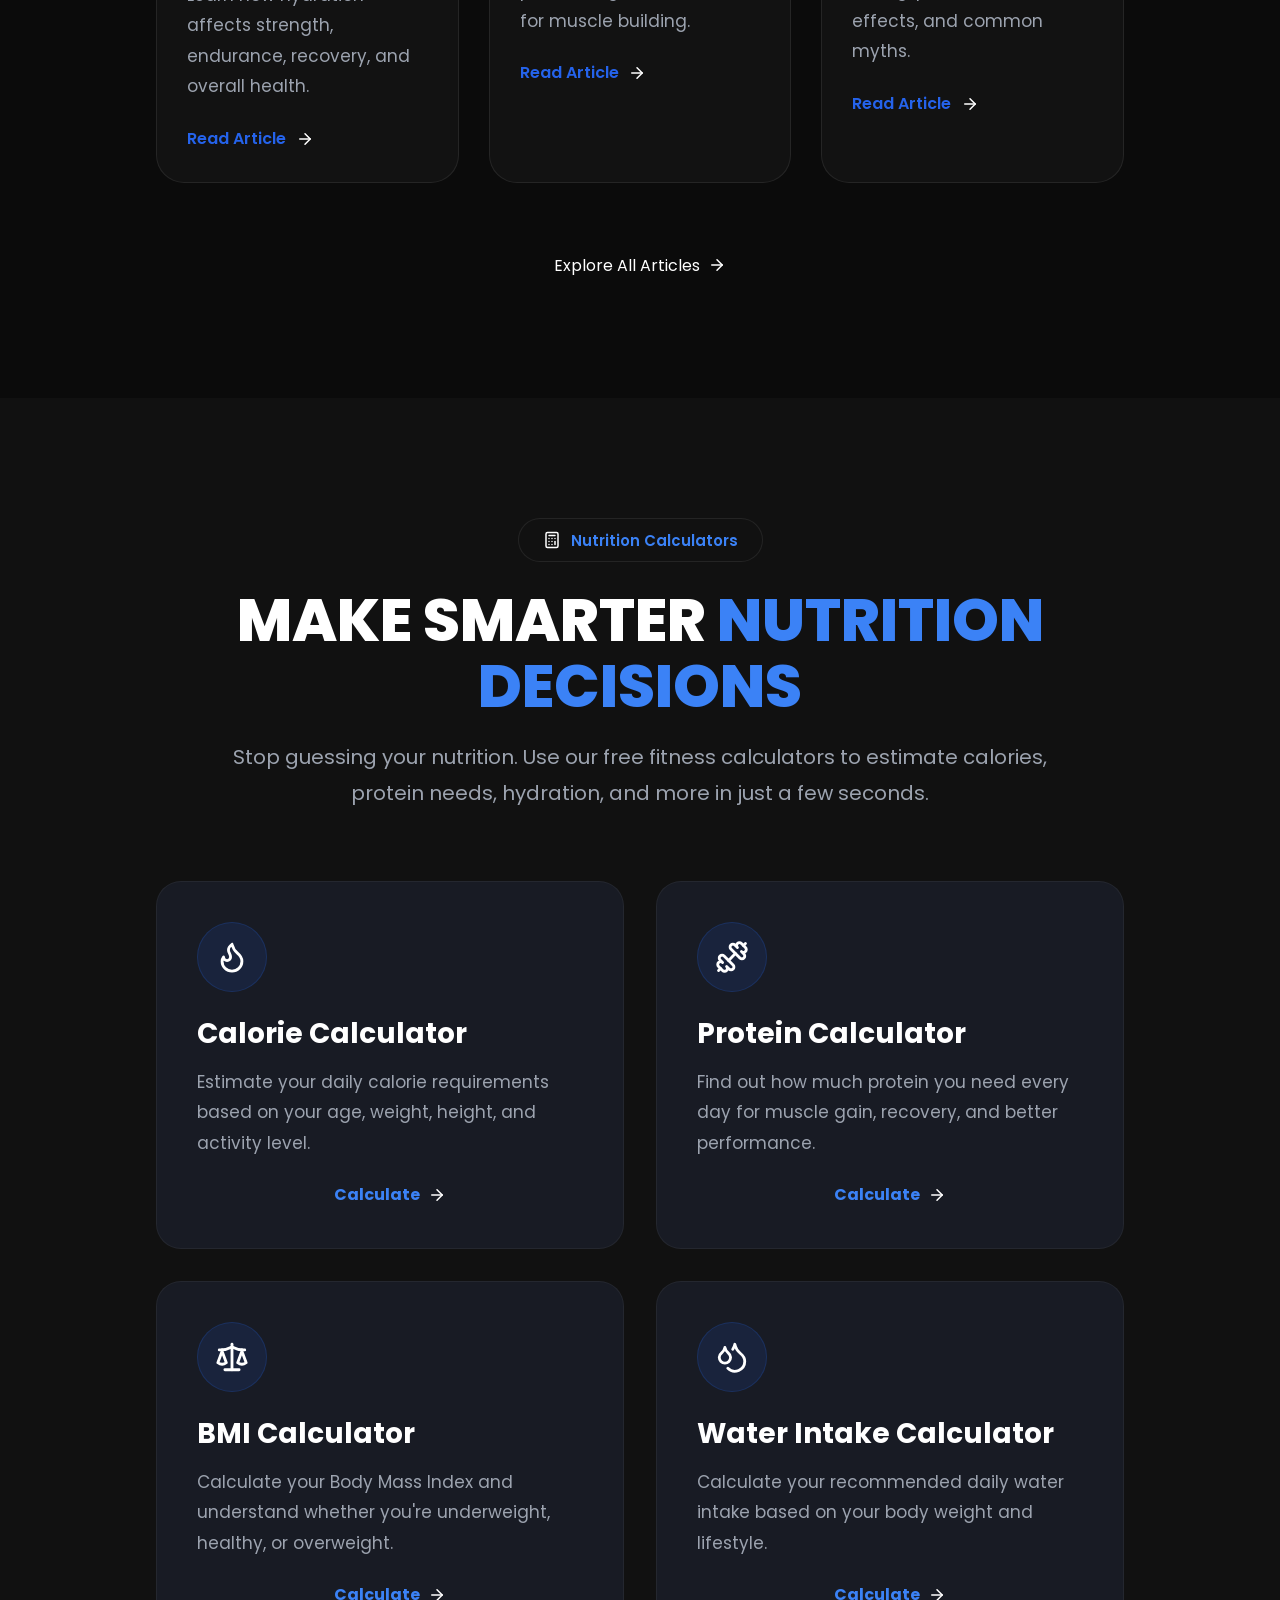
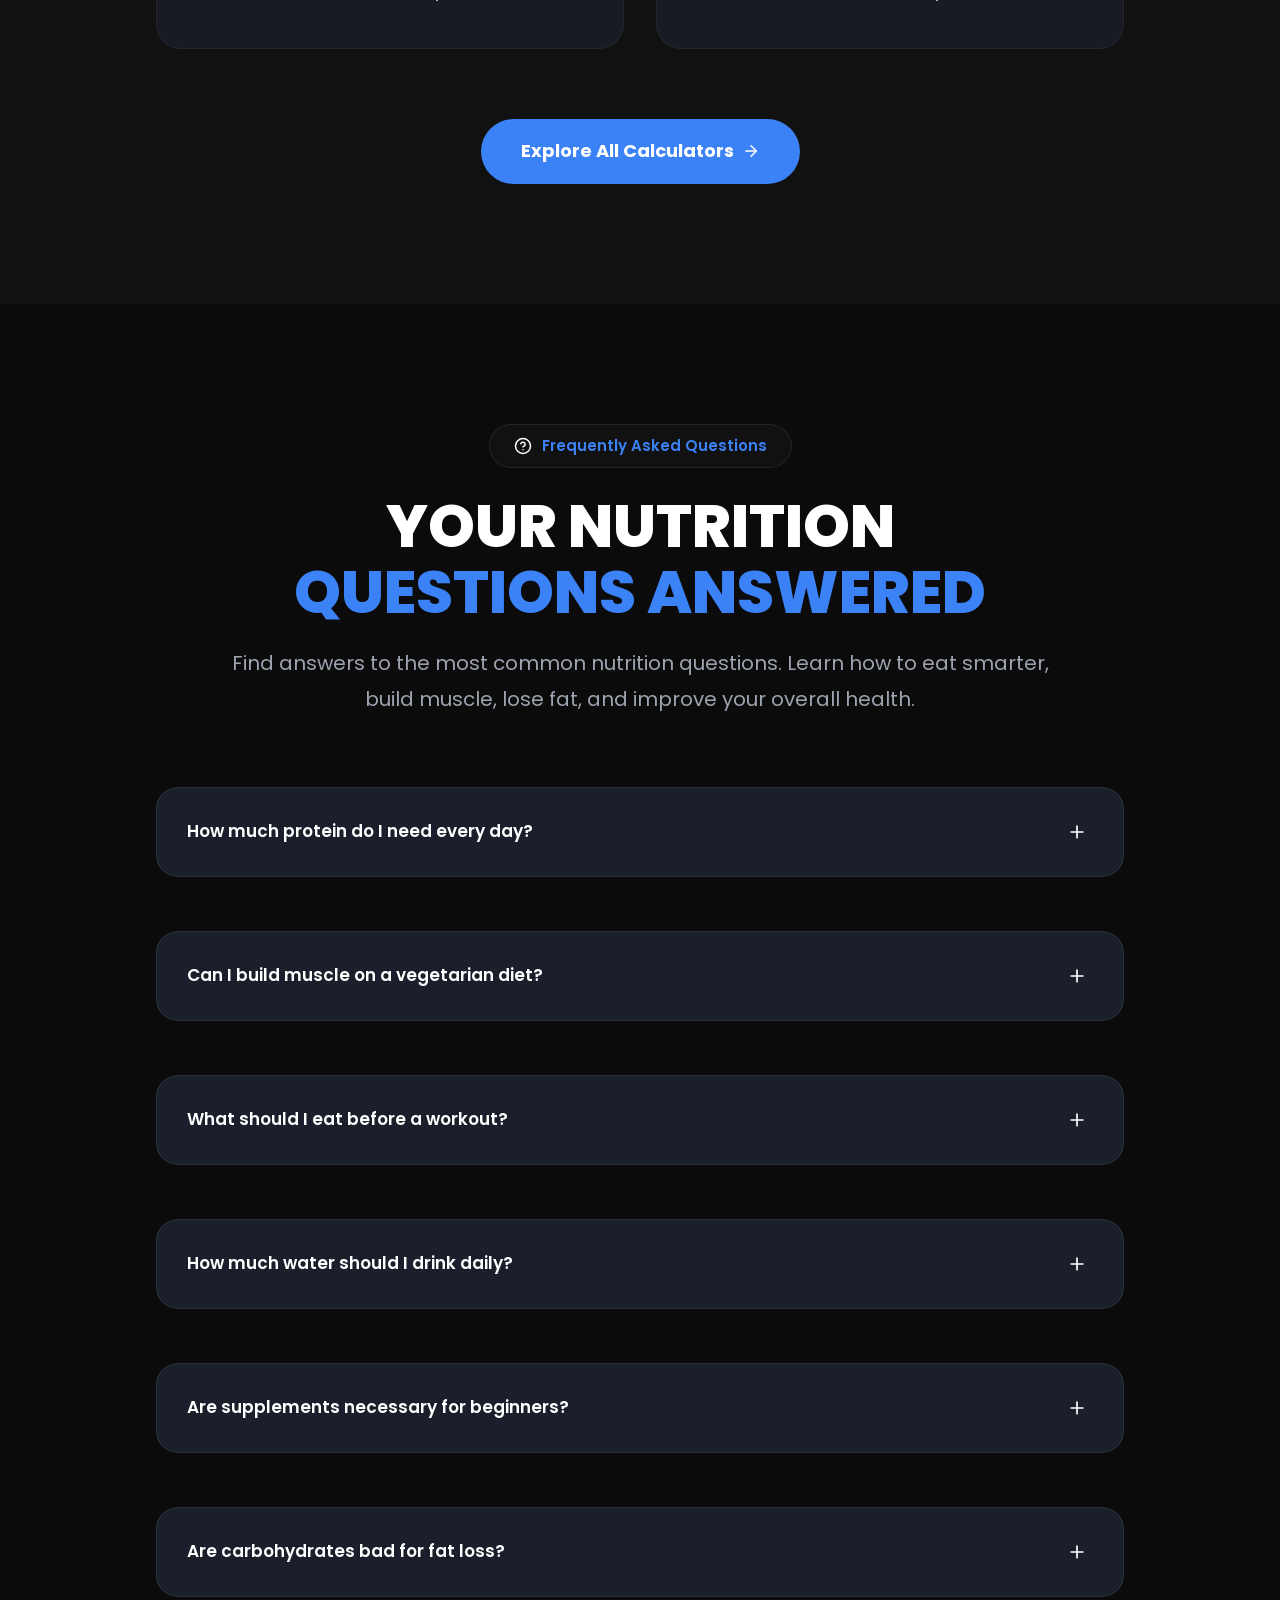
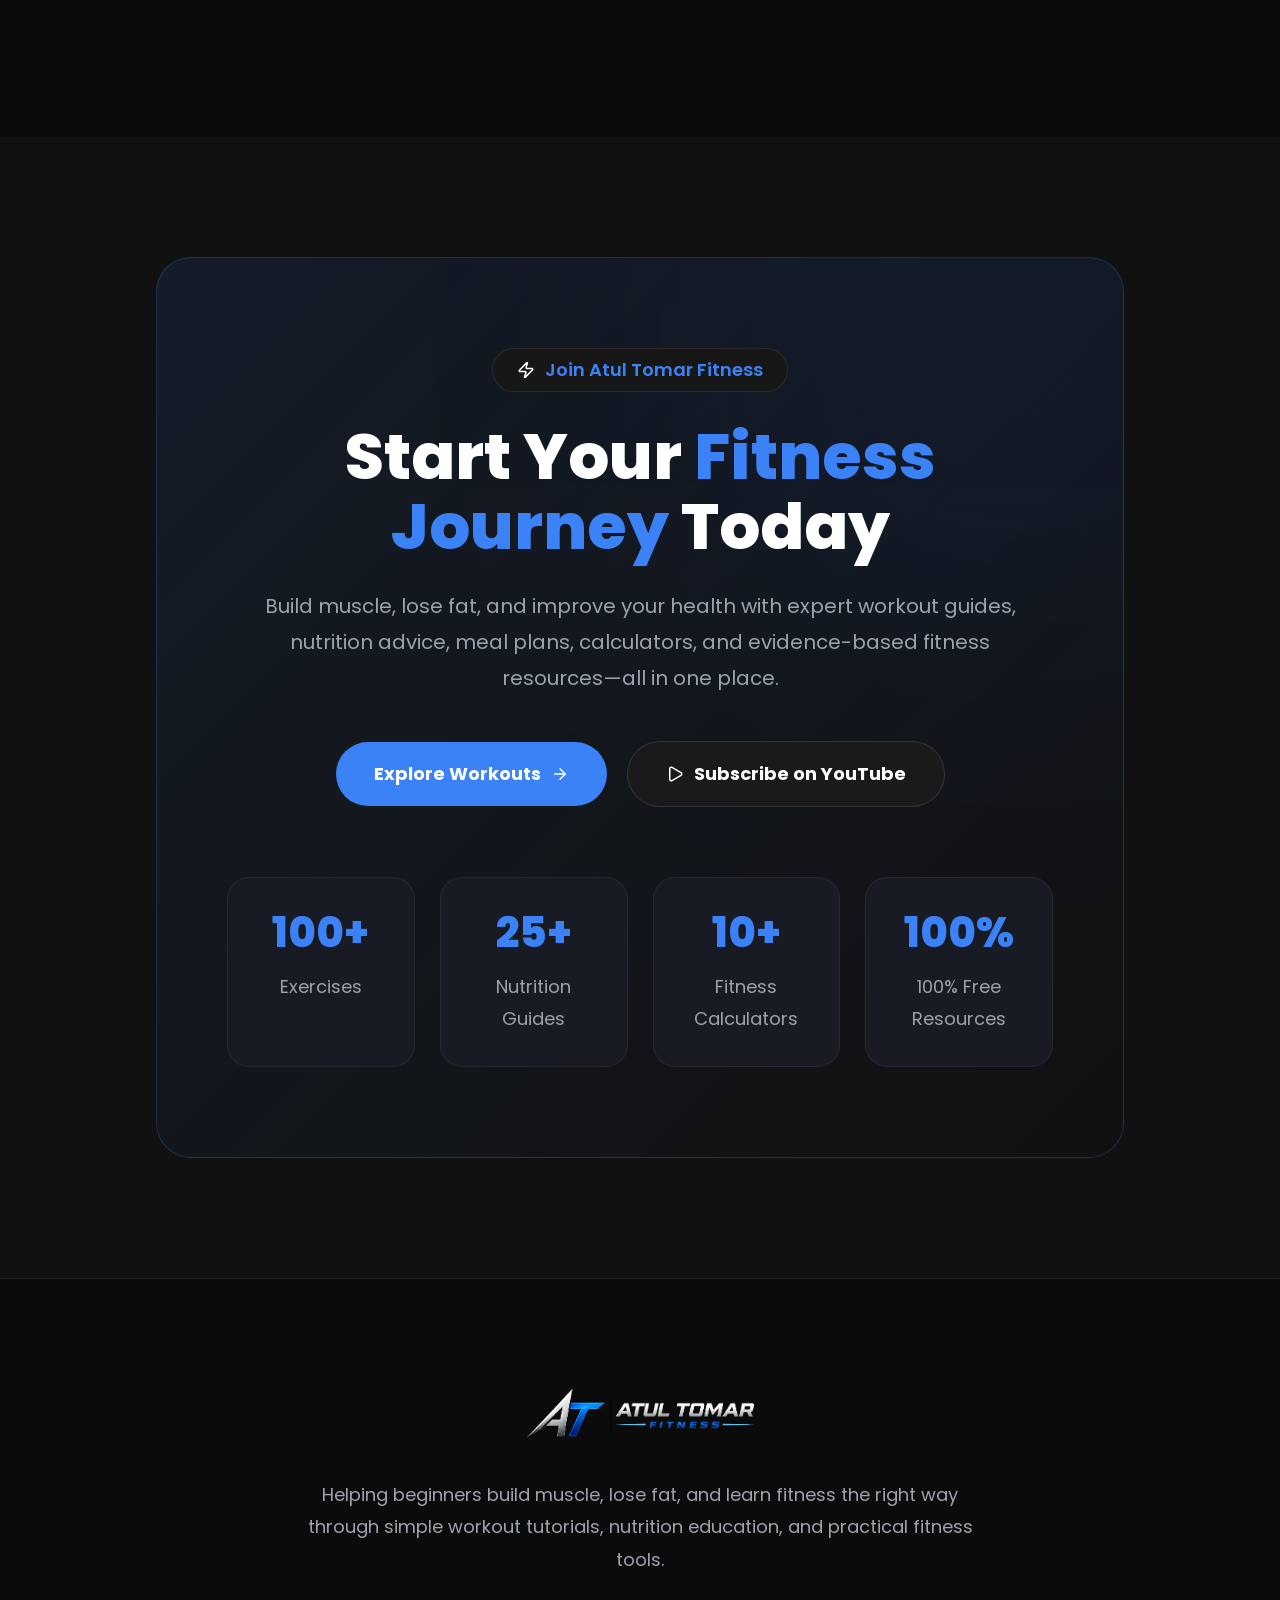
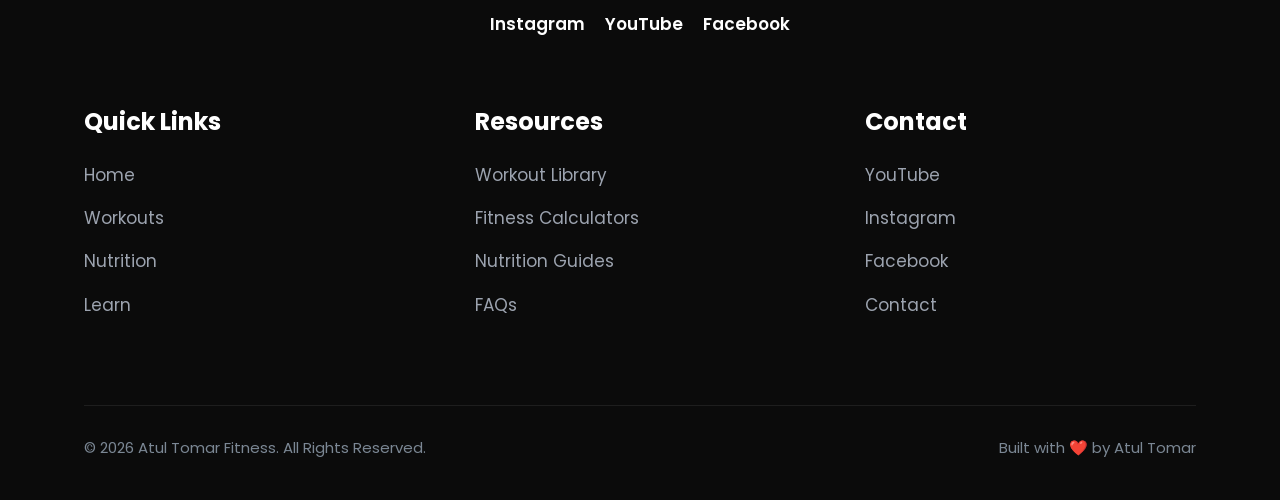
<file: nutrition.html>
<!DOCTYPE html>
<html lang="en">

<head>

    <meta charset="UTF-8">

    <meta name="viewport" content="width=device-width, initial-scale=1.0">

    <title>Atul Tomar Fitness</title>

    <link rel="stylesheet" href="css/style.css">

</head>
<body>
<!-- ===================================
     HEADER / NAVIGATION
==================================== -->

<header class="site-header">

    <div class="container">

        <nav class="main-nav" aria-label="Primary Navigation">

            <!-- ==================================================
                 LOGO
            =================================================== -->

            <a href="index.html" class="nav-logo">

                <img
                    src="images/horizontal-logo.png"
                    alt="Atul Tomar Fitness Logo"
                    class="logo-image">

            </a>

            <!-- ==================================================
                 PRIMARY NAVIGATION
            =================================================== -->

            <ul
                class="nav-menu"
                id="primary-menu">

                <li class="nav-item">
                    <a href="index.html" class="nav-link">
                        Home
                    </a>
                </li>

                <li class="nav-item">
                    <a href="workouts.html" class="nav-link">
                        Workouts
                    </a>
                </li>

                <li class="nav-item">
                    <a href="nutrition.html" class="nav-link active">
                        Nutrition
                    </a>
                </li>

                <li class="nav-item">
                    <a href="calculators.html" class="nav-link">
                        Calculators
                    </a>
                </li>

                <li class="nav-item">
                    <a href="learn.html" class="nav-link">
                        Learn
                    </a>
                </li>

                <li class="nav-item">
                    <a href="about.html" class="nav-link">
                        About
                    </a>
                </li>

                <li class="nav-item">
                    <a href="contact.html" class="nav-link">
                        Contact
                    </a>
                </li>

            </ul>

            <!-- ==================================================
                 NAVIGATION ACTIONS
            =================================================== -->

            <div class="nav-actions">

                <a
                    href="https://www.youtube.com/@AtulTomarFitness"
                    target="_blank"
                    rel="noopener noreferrer"
                    class="subscribe-btn">

                    ▶ Subscribe

                </a>

                <!-- Mobile Menu Button -->

                <button
                    class="menu-toggle"
                    type="button"
                    aria-label="Toggle navigation"
                    aria-expanded="false"
                    aria-controls="primary-menu">

                    <img
                        src="images/icons/menu.svg"
                        alt=""
                        class="menu-icon"
                        aria-hidden="true">

                </button>

            </div>

        </nav>

    </div>

</header>

<!-- =======================================================
     SECTION 01 : NUTRITION HERO
     -------------------------------------------------------
     Purpose:
     • Introduce the Nutrition page.
     • Encourage visitors to explore nutrition guides.
     • Highlight healthy eating and muscle-building resources.

     Components:
     ✓ Section Badge
     ✓ Main Heading
     ✓ Description
     ✓ Primary Button
     ✓ Secondary Button
     ✓ Nutrition Statistics
     ✓ Hero Image

     Status : COMPLETE
======================================================= -->

<!-- ==========================================================
     SECTION 01 : NUTRITION HERO
========================================================== -->

<section
    class="nutrition-hero"
    id="nutrition-hero"
    aria-labelledby="nutrition-title">

    <div class="container nutrition-hero-container">

        <!-- =========================
             Hero Content
        ========================== -->

        <div class="nutrition-content">

            <span class="section-badge">

                <img
                    src="images/icons/utensils.svg"
                    alt=""
                    aria-hidden="true">

                Nutrition Hub

            </span>

            <h1
                class="nutrition-title"
                id="nutrition-title">

                EAT SMART.

                <br>

                <span>BUILD MUSCLE.</span>

            </h1>

            <p class="nutrition-description">

                Learn the science of nutrition through practical guides,
                balanced meal plans, healthy food choices, and evidence-based
                advice to build muscle, lose fat, and improve your overall
                health.

            </p>

            <!-- =========================
                 Hero Buttons
            ========================== -->

            <div class="hero-buttons">

                <a
                    href="#nutrition-categories"
                    class="primary-btn">

                    Browse Nutrition Guides

                    <img
                        src="images/icons/arrow-right.svg"
                        alt=""
                        aria-hidden="true">

                </a>

                <a
                    href="#meal-plans"
                    class="secondary-btn">

                    View Meal Plans

                    <img
                        src="images/icons/arrow-right.svg"
                        alt=""
                        aria-hidden="true">

                </a>

            </div>

            <!-- =========================
                 Trust Highlights
            ========================== -->

            <div class="nutrition-highlights">

                <article class="nutrition-highlight">

                    <div class="highlight-icon icon-circle">

                        <img
                            src="images/icons/flask-conical.svg"
                            alt="Science icon">

                    </div>

                    <div>

                        <h3>Evidence Based</h3>

                        <p>Nutrition guidance backed by science.</p>

                    </div>

                </article>

                <article class="nutrition-highlight">

                    <div class="highlight-icon icon-circle">

                        <img
                            src="images/icons/sprout.svg"
                            alt="Leaf icon">

                    </div>

                    <div>

                        <h3>Beginner Friendly</h3>

                        <p>Simple advice that's easy to follow.</p>

                    </div>

                </article>

                <article class="nutrition-highlight">

                    <div class="highlight-icon icon-circle">

                        <img
                            src="images/icons/check.svg"
                            alt="Check icon">

                    </div>

                    <div>

                        <h3>100% Free</h3>

                        <p>Free meal plans, guides, and resources.</p>

                    </div>

                </article>

            </div>

        </div>

        <!-- =========================
             Hero Image
        ========================== -->

        <div class="nutrition-image">

            <div class="nutrition-image-card">

                <img
                    src="images/nutrition-hero.jpeg"
                    alt="Healthy meal preparation with balanced nutritious foods"
                    class="nutrition-hero-image"
                    loading="eager"
                    decoding="async">

            </div>

        </div>

    </div>

</section>
<!-- =======================================================
     END OF SECTION 01
======================================================= -->
<!-- ==========================================================
     SECTION 02 : NUTRITION CATEGORIES
========================================================== -->

<section
    class="nutrition-categories"
    id="nutrition-categories"
    aria-labelledby="nutrition-categories-title">

    <div class="container">

        <!-- =========================
             Section Heading
        ========================== -->

        <div class="section-heading">

            <span class="section-badge">

                <img
                    src="images/icons/utensils.svg"
                    alt=""
                    aria-hidden="true">

                Nutrition Categories

            </span>

            <h2 id="nutrition-categories-title">

                DISCOVER THE RIGHT NUTRITION GUIDES

            </h2>

            <p>

                Explore expert nutrition advice for muscle gain, fat loss,
                healthy eating, supplements, hydration, and more.

            </p>

        </div>

        <!-- =========================
             Categories Grid
        ========================== -->

        <div class="nutrition-grid">

            <!-- Card 01 -->
            <article class="nutrition-card card-hover">

                <div class="nutrition-icon icon-circle">

                    <img
                        src="images/icons/dumbbell.svg"
                        alt="Dumbbell icon">

                </div>

                <h3>Muscle Gain</h3>

                <p>
                    Learn how to eat for maximum muscle growth with
                    balanced calories and protein-rich meals.
                </p>

                <a href="#" class="card-btn">

                    View Guide

                    <img
                        src="images/icons/arrow-right.svg"
                        alt=""
                        aria-hidden="true">

                </a>

            </article>

            <!-- Card 02 -->
            <article class="nutrition-card card-hover">

                <div class="nutrition-icon icon-circle">

                    <img
                        src="images/icons/flame.svg"
                        alt="Flame icon">

                </div>

                <h3>Fat Loss</h3>

                <p>
                    Discover healthy calorie deficits, fat-burning foods,
                    and sustainable weight-loss strategies.
                </p>

                <a href="#" class="card-btn">

                    View Guide

                    <img
                        src="images/icons/arrow-right.svg"
                        alt=""
                        aria-hidden="true">

                </a>

            </article>

            <!-- Card 03 -->
            <article class="nutrition-card card-hover">

                <div class="nutrition-icon icon-circle">

                    <img
                        src="images/icons/egg.svg"
                        alt="Egg icon">

                </div>

                <h3>High Protein Foods</h3>

                <p>
                    Explore the best vegetarian protein sources to support
                    muscle recovery and strength.
                </p>

                <a href="#" class="card-btn">

                    View Guide

                    <img
                        src="images/icons/arrow-right.svg"
                        alt=""
                        aria-hidden="true">

                </a>

            </article>

            <!-- Card 04 -->
            <article class="nutrition-card card-hover">

                <div class="nutrition-icon icon-circle">

                    <img
                        src="images/icons/utensils.svg"
                        alt="Utensils icon">

                </div>

                <h3>Healthy Meal Plans</h3>

                <p>
                    Ready-to-follow meal plans for beginners,
                    athletes, and busy professionals.
                </p>

                <a href="#" class="card-btn">

                    View Guide

                    <img
                        src="images/icons/arrow-right.svg"
                        alt=""
                        aria-hidden="true">

                </a>

            </article>

            <!-- Card 05 -->
            <article class="nutrition-card card-hover">

                <div class="nutrition-icon icon-circle">

                    <img
                        src="images/icons/pill.svg"
                        alt="Pill icon">

                </div>

                <h3>Supplements</h3>

                <p>
                    Understand protein, creatine, vitamins,
                    and supplements backed by science.
                </p>

                <a href="#" class="card-btn">

                    View Guide

                    <img
                        src="images/icons/arrow-right.svg"
                        alt=""
                        aria-hidden="true">

                </a>

            </article>

            <!-- Card 06 -->
            <article class="nutrition-card card-hover">

                <div class="nutrition-icon icon-circle">

                    <img
                        src="images/icons/droplets.svg"
                        alt="Droplets icon">

                </div>

                <h3>Hydration</h3>

                <p>
                    Learn how proper hydration improves performance,
                    recovery, and overall health.
                </p>

                <a href="#" class="card-btn">

                    View Guide

                    <img
                        src="images/icons/arrow-right.svg"
                        alt=""
                        aria-hidden="true">

                </a>

            </article>

        </div>

    </div>

</section>
<!-- =======================================================
     SECTION 03 : FEATURED MEAL PLANS
======================================================= -->

<section
    class="featured-meals"
    id="featured-meals"
    aria-labelledby="featured-meals-title">

    <div class="container">

        <!-- =========================
             Section Heading
        ========================== -->

        <div class="section-heading">

            <span class="section-badge">

                <img
                    src="images/icons/utensils.svg"
                    alt=""
                    aria-hidden="true">

                Featured Meal Plans

            </span>

            <h2 id="featured-meals-title">

                EAT FOR YOUR

                <span>FITNESS GOAL</span>

            </h2>

            <p>

                Choose a meal plan that matches your fitness journey.
                Whether your goal is building muscle, losing fat, or
                eating healthier, we've got you covered.

            </p>

        </div>

        <!-- =========================
             Meal Grid
        ========================== -->

        <div class="meal-grid">

            <!-- =========================
                 Meal Card 01
            ========================== -->

            <article class="meal-card card-hover">

                <div class="meal-image">

                    <img
                        src="images/muslce-gain-meal.jpeg"
                        alt="Muscle gain meal plan"
                        loading="lazy">

                    <div class="meal-badge">
                        Popular
                    </div>

                </div>

                <div class="meal-content">

                    <h3>Muscle Gain Diet</h3>

                    <p>
                        High-protein meals designed to support muscle
                        growth, recovery, and strength.
                    </p>

                    <div class="meal-meta">

                        <span>

                            <img
                                src="images/icons/dumbbell.svg"
                                alt=""
                                aria-hidden="true">

                            Muscle Gain

                        </span>

                        <span>
                            High Protein
                        </span>

                    </div>

                    <a href="#" class="card-btn">

                        View Meal Plan

                        <img
                            src="images/icons/arrow-right.svg"
                            alt=""
                            aria-hidden="true">

                    </a>

                </div>

            </article>

            <!-- =========================
                 Meal Card 02
            ========================== -->

            <article class="meal-card card-hover">

                <div class="meal-image">

                    <img
                        src="images/fat-loss-meal.jpeg"
                        alt="Fat loss meal plan"
                        loading="lazy">

                    <div class="meal-badge">
                        Beginner
                    </div>

                </div>

                <div class="meal-content">

                    <h3>Fat Loss Diet</h3>

                    <p>
                        Balanced meals with controlled calories to help
                        you lose fat while maintaining muscle.
                    </p>

                    <div class="meal-meta">

                        <span>

                            <img
                                src="images/icons/flame.svg"
                                alt=""
                                aria-hidden="true">

                            Fat Loss

                        </span>

                        <span>
                            Low Calorie
                        </span>

                    </div>

                    <a href="#" class="card-btn">

                        View Meal Plan

                        <img
                            src="images/icons/arrow-right.svg"
                            alt=""
                            aria-hidden="true">

                    </a>

                </div>

            </article>

            <!-- =========================
                 Meal Card 03
            ========================== -->

            <article class="meal-card card-hover">

                <div class="meal-image">

                    <img
                        src="images/high-protein-meal.jpeg"
                        alt="High protein vegetarian meal"
                        loading="lazy">

                    <div class="meal-badge">
                        Vegetarian
                    </div>

                </div>

                <div class="meal-content">

                    <h3>High Protein Diet</h3>

                    <p>
                        Protein-rich vegetarian meals featuring paneer,
                        soy chunks, lentils, tofu, and dairy.
                    </p>

                    <div class="meal-meta">

                        <span>

                            <img
                                src="images/icons/egg.svg"
                                alt=""
                                aria-hidden="true">

                            High Protein

                        </span>

                        <span>
                            Vegetarian
                        </span>

                    </div>

                    <a href="#" class="card-btn">

                        View Meal Plan

                        <img
                            src="images/icons/arrow-right.svg"
                            alt=""
                            aria-hidden="true">

                    </a>

                </div>

            </article>

            <!-- =========================
                 Meal Card 04
            ========================== -->

            <article class="meal-card card-hover">

                <div class="meal-image">

                    <img
                        src="images/budget-diet.jpeg"
                        alt="Budget meal plan"
                        loading="lazy">

                    <div class="meal-badge">
                        Budget
                    </div>

                </div>

                <div class="meal-content">

                    <h3>Budget Meal Plan</h3>

                    <p>
                        Healthy, affordable meals using simple Indian
                        ingredients without compromising nutrition.
                    </p>

                    <div class="meal-meta">

                        <span>

                            <img
                                src="images/icons/badge-indian-rupee.svg"
                                alt=""
                                aria-hidden="true">

                            Budget Friendly

                        </span>

                        <span>
                            Easy to Cook
                        </span>

                    </div>

                    <a href="#" class="card-btn">

                        View Meal Plan

                        <img
                            src="images/icons/arrow-right.svg"
                            alt=""
                            aria-hidden="true">

                    </a>

                </div>

            </article>

        </div>

        <!-- =========================
             Bottom CTA
        ========================== -->

        <div class="meal-action">

            <a href="#meal-plans" class="primary-btn">

                Explore All Meal Plans

                <img
                    src="images/icons/arrow-right.svg"
                    alt=""
                    aria-hidden="true">

            </a>

        </div>

    </div>

</section>

<!-- =======================================================
     END OF SECTION 03
======================================================= -->

<!-- =======================================================
     SECTION 04 : HIGH PROTEIN FOODS
     -------------------------------------------------------
     Purpose:
     • Showcase the best vegetarian protein sources.
     • Help visitors choose high-protein foods.
     • Connect users to detailed nutrition guides.

     Components:
     ✓ Section Badge
     ✓ Main Heading
     ✓ Description
     ✓ Protein Food Cards
     ✓ Explore Button

     Status : COMPLETE
======================================================= -->

<section class="protein-foods" id="protein-foods">

    <div class="container">

        <!-- Section Heading -->

        <div class="section-heading">
<span class="section-badge">

    <img
        src="images/icons/egg.svg"
        alt=""
        aria-hidden="true">

    High Protein Foods

</span>
            <h2>
                FUEL YOUR BODY WITH
                <span>QUALITY PROTEIN</span>
            </h2>

            <p>
                Discover protein-rich vegetarian foods that support muscle
                growth, recovery, strength, and overall health.
            </p>

        </div>

        <!-- Protein Grid -->

        <div class="protein-grid">

            <!-- Paneer -->

            <div class="protein-card">

                <div class="protein-image">

                    <img
                        src="images/paneer.jpeg"
                        alt="Paneer" loading="lazy">

                </div>

                <div class="protein-content">

                    <h3>Paneer</h3>

                    <p>
                        Rich in complete protein and calcium, making it one
                        of the best foods for muscle gain.
                    </p>

                    <div class="protein-info">

                       <span>

    <img
        src="images/icons/dumbbell.svg"
        alt=""
        aria-hidden="true">

     <strong>18g</strong> Protein

</span>
<span>

    <img
        src="images/icons/flame.svg"
        alt=""
        aria-hidden="true">

        <strong>265</strong> kcal

</span>

                    </div>

                    <a href="#paneer.html" class="card-btn">
                        Learn More →
                    </a>

                </div>

            </div>

            <!-- Soy Chunks -->

            <div class="protein-card">

                <div class="protein-image">

                    <img
                        src="images/soy-chunks.jpeg"
                        alt="Soy Chunks" loading="lazy">

                </div>

                <div class="protein-content">

                    <h3>Soy Chunks</h3>

                    <p>
                        One of the highest-protein vegetarian foods for
                        building lean muscle.
                    </p>

                 <div class="protein-info">

    <span>

        <img
            src="images/icons/dumbbell.svg"
            alt=""
            aria-hidden="true">

       <strong> 52g</strong>  Protein

    </span>

    <span>

        <img
            src="images/icons/flame.svg"
            alt=""
            aria-hidden="true">

        <strong> 345</strong> kcal

    </span>

</div>

                    <a href="#soy-chunks.html
" class="card-btn">
                        Learn More →
                    </a>

                </div>

            </div>

            <!-- Greek Yogurt -->

            <div class="protein-card">

                <div class="protein-image">

                    <img
                        src="images/greek-yogurt.jpeg"
                        alt="Greek Yogurt" loading="lazy">

                </div>

                <div class="protein-content">

                    <h3>Greek Yogurt</h3>

                    <p>
                        High in protein, probiotics, and perfect for post-
                        workout recovery.
                    </p>
<div class="protein-info">

    <span>

        <img
            src="images/icons/dumbbell.svg"
            alt=""
            aria-hidden="true">

       <strong> 10g</strong>  Protein

    </span>

    <span>

        <img
            src="images/icons/flame.svg"
            alt=""
            aria-hidden="true">

        <strong> 97</strong> kcal

    </span>

</div>

                    <a href="#greek-yogurt.html" class="card-btn">
                        Learn More →
                    </a>

                </div>

            </div>

            <!-- Tofu -->

            <div class="protein-card">

                <div class="protein-image">

                    <img
                        src="images/tofu.jpeg"
                        alt="Tofu" loading="lazy">

                </div>

                <div class="protein-content">

                    <h3>Tofu</h3>

                    <p>
                        A versatile plant-based protein packed with essential
                        amino acids.
                    </p>

                   <div class="protein-info">

    <span>

        <img
            src="images/icons/dumbbell.svg"
            alt=""
            aria-hidden="true">

       <strong>  8g</strong> Protein

    </span>

    <span>

        <img
            src="images/icons/flame.svg"
            alt=""
            aria-hidden="true">

        <strong> 76 </strong>kcal

    </span>

</div>

                    <a href="#tofu.html" class="card-btn">
                        Learn More →
                    </a>

                </div>

            </div>

            <!-- Lentils -->

            <div class="protein-card">

                <div class="protein-image">

                    <img
                        src="images/lentils.jpeg"
                        alt="Lentils" loading="lazy">

                </div>

                <div class="protein-content">

                    <h3>Lentils</h3>

                    <p>
                        A nutritious source of protein, fiber, and complex
                        carbohydrates.
                    </p>

                  <div class="protein-info">

    <span>

        <img
            src="images/icons/dumbbell.svg"
            alt=""
            aria-hidden="true">

       <strong> 9g </strong> Protein

    </span>

    <span>

        <img
            src="images/icons/flame.svg"
            alt=""
            aria-hidden="true">

        <strong>116  </strong> kcal

    </span>

</div>

                    <a href="#lentils.html" class="card-btn">
                        Learn More →
                    </a>

                </div>

            </div>

            <!-- Milk -->

            <div class="protein-card">

                <div class="protein-image">

                    <img
                        src="images/milk.jpeg"
                        alt="Milk" loading="lazy">

                </div>

                <div class="protein-content">

                    <h3>Milk</h3>

                    <p>
                        A complete protein source that supports muscle
                        recovery and strong bones.
                    </p>

                  <div class="protein-info">

    <span>

        <img
            src="images/icons/dumbbell.svg"
            alt=""
            aria-hidden="true">

       <strong> 3.4g</strong>  Protein

    </span>

    <span>

        <img
            src="images/icons/flame.svg"
            alt=""
            aria-hidden="true">

       <strong> 61 </strong>kcal

    </span>

</div>

                    <a href="#milk.html" class="card-btn">
                        Learn More →
                    </a>

                </div>

            </div>

        </div>

        <!-- Bottom Button -->

        <div class="protein-action">

           <a href="protein-foods.html" class="primary-btn">

    <span>Explore All Protein Foods</span>

    <img
        src="images/icons/arrow-right.svg"
        alt=""
        aria-hidden="true">

</a>

        </div>

    </div>

</section>

<!-- =======================================================
     END OF SECTION 04
======================================================= -->
<!-- =======================================================
     SECTION 05 : LATEST NUTRITION GUIDES
======================================================= -->

<section
    class="nutrition-guides"
    id="nutrition-guides"
    aria-labelledby="nutrition-guides-title">

    <div class="container">

        <!-- =========================
             Section Heading
        ========================== -->

        <div class="section-heading">

            <span class="section-badge">

                <img
                    src="images/icons/book-open.svg"
                    alt=""
                    aria-hidden="true">

                Nutrition Guides

            </span>

            <h2 id="nutrition-guides-title">

                LEARN THE SCIENCE OF

                <span>NUTRITION</span>

            </h2>

            <p>

                Explore expert articles on muscle gain, fat loss,
                protein, hydration, supplements, and healthy eating
                to achieve your fitness goals.

            </p>

        </div>

        <!-- =========================
             Guides Grid
        ========================== -->

        <div class="guides-grid">

            <!-- Guide 01 -->

            <article class="guide-card">

                <div class="guide-image">

                    <img
                        src="images/pre-workout-meal.jpeg"
                        alt="Pre-workout meal guide"
                        loading="lazy">

                </div>

                <div class="guide-content">

                    <span class="guide-category">

                        Pre Workout

                    </span>

                    <h3>

                        What to Eat Before a Workout

                    </h3>

                    <p>

                        Learn the best foods to boost energy,
                        improve endurance, and maximize your workout.

                    </p>

                    <a href="#" class="card-btn">

                        Read Article

                        <img
                            src="images/icons/arrow-right.svg"
                            alt=""
                            aria-hidden="true">

                    </a>

                </div>

            </article>

            <!-- Guide 02 -->

            <article class="guide-card">

                <div class="guide-image">

                    <img
                        src="images/post-workout-meal.jpeg"
                        alt="Post-workout meal guide"
                        loading="lazy">

                </div>

                <div class="guide-content">

                    <span class="guide-category">

                        Recovery

                    </span>

                    <h3>

                        What to Eat After a Workout

                    </h3>

                    <p>

                        Discover the ideal balance of protein and carbohydrates
                        for faster recovery and muscle growth.

                    </p>

                    <a href="#" class="card-btn">

                        Read Article

                        <img
                            src="images/icons/arrow-right.svg"
                            alt=""
                            aria-hidden="true">

                    </a>

                </div>

            </article>

            <!-- Guide 03 -->

            <article class="guide-card">

                <div class="guide-image">

                    <img
                        src="images/sugar-cravings.jpeg"
                        alt="Sugar cravings guide"
                        loading="lazy">

                </div>

                <div class="guide-content">

                    <span class="guide-category">

                        Nutrition Science

                    </span>

                    <h3>

                        Why Do You Crave Sugar?

                    </h3>

                    <p>

                        Understand why sugar cravings happen and how
                        to control them naturally.

                    </p>

                    <a href="#" class="card-btn">

                        Read Article

                        <img
                            src="images/icons/arrow-right.svg"
                            alt=""
                            aria-hidden="true">

                    </a>

                </div>

            </article>

            <!-- Guide 04 -->

            <article class="guide-card">

                <div class="guide-image">

                    <img
                        src="images/hydration-guide.jpeg"
                        alt="Hydration guide"
                        loading="lazy">

                </div>

                <div class="guide-content">

                    <span class="guide-category">

                        Hydration

                    </span>

                    <h3>

                        How Much Water Should You Drink?

                    </h3>

                    <p>

                        Learn how hydration affects strength,
                        endurance, recovery, and overall health.

                    </p>

                    <a href="#" class="card-btn">

                        Read Article

                        <img
                            src="images/icons/arrow-right.svg"
                            alt=""
                            aria-hidden="true">

                    </a>

                </div>

            </article>

            <!-- Guide 05 -->

            <article class="guide-card">

                <div class="guide-image">

                    <img
                        src="images/vegetarian-protein.jpeg"
                        alt="Vegetarian protein guide"
                        loading="lazy">

                </div>

                <div class="guide-content">

                    <span class="guide-category">

                        Protein

                    </span>

                    <h3>

                        Best Vegetarian Protein Sources

                    </h3>

                    <p>

                        Discover affordable, high-protein vegetarian
                        foods for muscle building.

                    </p>

                    <a href="#" class="card-btn">

                        Read Article

                        <img
                            src="images/icons/arrow-right.svg"
                            alt=""
                            aria-hidden="true">

                    </a>

                </div>

            </article>

            <!-- Guide 06 -->

            <article class="guide-card">

                <div class="guide-image">

                    <img
                        src="images/creatine-vs-cofee.jpeg"
                        alt="Creatine versus coffee guide"
                        loading="lazy">

                </div>

                <div class="guide-content">

                    <span class="guide-category">

                        Supplements

                    </span>

                    <h3>

                        Creatine vs Coffee

                    </h3>

                    <p>

                        Compare their benefits, timing,
                        performance effects, and common myths.

                    </p>

                    <a href="#" class="card-btn">

                        Read Article

                        <img
                            src="images/icons/arrow-right.svg"
                            alt=""
                            aria-hidden="true">

                    </a>

                </div>

            </article>

        </div>

        <!-- =========================
             Bottom CTA
        ========================== -->

        <div class="guides-action">

            <a href="#nutrition-guides" class="primary-btn">

                Explore All Articles

                <img
                    src="images/icons/arrow-right.svg"
                    alt=""
                    aria-hidden="true">

            </a>

        </div>

    </div>

</section>

<!-- =======================================================
     END OF SECTION 05
======================================================= -->
<!-- =======================================================
     SECTION 06 : NUTRITION CALCULATORS
     -------------------------------------------------------
     Purpose:
     • Promote fitness calculators.
     • Help visitors calculate calories, protein, BMI, etc.
     • Drive traffic to calculators.html

     Components:
     ✓ Section Badge
     ✓ Heading
     ✓ Description
     ✓ Calculator Cards
     ✓ CTA Button

     Status : COMPLETE
======================================================= -->

<!-- =======================================================
   SECTION 06 : NUTRITION CALCULATORS
======================================================= -->

<section
    class="nutrition-calculators"
    id="nutrition-calculators"
    aria-labelledby="nutrition-calculators-title">

    <div class="container">

        <!-- =========================
             Section Heading
        ========================== -->

        <div class="section-heading">

            <span class="section-badge">

                <img
                    src="images/icons/calculator.svg"
                    alt=""
                    aria-hidden="true">

                Nutrition Calculators

            </span>

            <h2 id="nutrition-calculators-title">

                MAKE SMARTER

                <span>NUTRITION DECISIONS</span>

            </h2>

            <p>

                Stop guessing your nutrition. Use our free fitness
                calculators to estimate calories, protein needs,
                hydration, and more in just a few seconds.

            </p>

        </div>

        <!-- =========================
             Calculator Grid
        ========================== -->

        <div class="calculator-grid">

            <!-- Calculator 01 -->
            <article class="calculator-card card-hover">

                <div class="calculator-icon icon-circle">

                    <img
                        src="images/icons/flame.svg"
                        alt="Calorie icon">

                </div>

                <h3>Calorie Calculator</h3>

                <p>
                    Estimate your daily calorie requirements based on
                    your age, weight, height, and activity level.
                </p>

                <a href="#" class="card-btn">

                    Calculate

                    <img
                        src="images/icons/arrow-right.svg"
                        alt=""
                        aria-hidden="true">

                </a>

            </article>

            <!-- Calculator 02 -->
            <article class="calculator-card card-hover">

                <div class="calculator-icon icon-circle">

                    <img
                        src="images/icons/dumbbell.svg"
                        alt="Protein icon">

                </div>

                <h3>Protein Calculator</h3>

                <p>
                    Find out how much protein you need every day
                    for muscle gain, recovery, and better performance.
                </p>

                <a href="#" class="card-btn">

                    Calculate

                    <img
                        src="images/icons/arrow-right.svg"
                        alt=""
                        aria-hidden="true">

                </a>

            </article>

            <!-- Calculator 03 -->
            <article class="calculator-card card-hover">

                <div class="calculator-icon icon-circle">

                    <img
                        src="images/icons/scale.svg"
                        alt="BMI icon">

                </div>

                <h3>BMI Calculator</h3>

                <p>
                    Calculate your Body Mass Index and understand
                    whether you're underweight, healthy, or overweight.
                </p>

                <a href="#" class="card-btn">

                    Calculate

                    <img
                        src="images/icons/arrow-right.svg"
                        alt=""
                        aria-hidden="true">

                </a>

            </article>

            <!-- Calculator 04 -->
            <article class="calculator-card card-hover">

                <div class="calculator-icon icon-circle">

                    <img
                        src="images/icons/droplets.svg"
                        alt="Water icon">

                </div>

                <h3>Water Intake Calculator</h3>

                <p>
                    Calculate your recommended daily water intake
                    based on your body weight and lifestyle.
                </p>

                <a href="#" class="card-btn">

                    Calculate

                    <img
                        src="images/icons/arrow-right.svg"
                        alt=""
                        aria-hidden="true">

                </a>

            </article>

        </div>

        <!-- =========================
             Bottom CTA
        ========================== -->

        <div class="calculator-action">

            <a href="#calculators" class="primary-btn">

                Explore All Calculators

                <img
                    src="images/icons/arrow-right.svg"
                    alt=""
                    aria-hidden="true">

            </a>

        </div>

    </div>

</section>
<!-- =======================================================
     END OF SECTION 06
======================================================= -->
<!-- =======================================================
     SECTION 07 : FREQUENTLY ASKED QUESTIONS
======================================================= -->

<section class="nutrition-faq" id="nutrition-faq">

    <div class="container">

        <!-- Section Heading -->

        <div class="section-heading">

         <span class="section-badge">

    <img
        src="images/icons/circle-question-mark.svg"
        alt=""
        aria-hidden="true">

    Frequently Asked Questions

</span>

            <h2>
                YOUR NUTRITION
                <span>QUESTIONS ANSWERED</span>
            </h2>

            <p>
                Find answers to the most common nutrition questions.
                Learn how to eat smarter, build muscle, lose fat,
                and improve your overall health.
            </p>

        </div>

<!-- FAQ List -->

<div class="faq-container">

    <!-- FAQ 01 -->

    <div class="faq-item">

        <button
            class="faq-question"
            id="faq-question-1"
            aria-expanded="false"
            aria-controls="faq-answer-1">

            <span class="faq-title">
                How much protein do I need every day?
            </span>

         <span class="faq-icon" aria-hidden="true">

    <img
        src="images/icons/plus.svg"
        alt="">

</span>

        </button>

        <div
            class="faq-answer"
            id="faq-answer-1"
            role="region"
            aria-labelledby="faq-question-1">

            <p>
                Most active people should aim for approximately
                1.2–2.2 grams of protein per kilogram of body
                weight, depending on their fitness goals.
            </p>

        </div>

    </div>

    <!-- FAQ 02 -->

    <div class="faq-item">

        <button
            class="faq-question"
            id="faq-question-2"
            aria-expanded="false"
            aria-controls="faq-answer-2">

            <span class="faq-title">
                Can I build muscle on a vegetarian diet?
            </span>

        <span class="faq-icon" aria-hidden="true">

    <img
        src="images/icons/plus.svg"
        alt="">

</span>

        </button>

        <div
            class="faq-answer"
            id="faq-answer-2"
            role="region"
            aria-labelledby="faq-question-2">

            <p>
                Yes. Foods like paneer, soy chunks, tofu,
                lentils, milk, Greek yogurt, and legumes can
                provide plenty of protein for muscle growth.
            </p>

        </div>

    </div>

    <!-- FAQ 03 -->

    <div class="faq-item">

        <button
            class="faq-question"
            id="faq-question-3"
            aria-expanded="false"
            aria-controls="faq-answer-3">

            <span class="faq-title">
                What should I eat before a workout?
            </span>

         <span class="faq-icon" aria-hidden="true">

    <img
        src="images/icons/plus.svg"
        alt="">

</span>
        </button>

        <div
            class="faq-answer"
            id="faq-answer-3"
            role="region"
            aria-labelledby="faq-question-3">

            <p>
                Eat a balanced meal containing carbohydrates
                and protein about 1–3 hours before training to
                support energy and performance.
            </p>

        </div>

    </div>

    <!-- FAQ 04 -->

    <div class="faq-item">

        <button
            class="faq-question"
            id="faq-question-4"
            aria-expanded="false"
            aria-controls="faq-answer-4">

            <span class="faq-title">
                How much water should I drink daily?
            </span>

         <span class="faq-icon" aria-hidden="true">

    <img
        src="images/icons/plus.svg"
        alt="">

</span>

        </button>

        <div
            class="faq-answer"
            id="faq-answer-4"
            role="region"
            aria-labelledby="faq-question-4">

            <p>
                Water needs vary by person, but staying hydrated
                throughout the day is important, especially
                before, during, and after exercise.
            </p>

        </div>

    </div>

    <!-- FAQ 05 -->

    <div class="faq-item">

        <button
            class="faq-question"
            id="faq-question-5"
            aria-expanded="false"
            aria-controls="faq-answer-5">

            <span class="faq-title">
                Are supplements necessary for beginners?
            </span>

           <span class="faq-icon" aria-hidden="true">

    <img
        src="images/icons/plus.svg"
        alt="">

</span>

        </button>

        <div
            class="faq-answer"
            id="faq-answer-5"
            role="region"
            aria-labelledby="faq-question-5">

            <p>
                Not necessarily. A balanced diet should come
                first. Supplements can be useful when they help
                fill nutritional gaps, but they are not a
                replacement for healthy eating.
            </p>

        </div>

    </div>

    <!-- FAQ 06 -->

    <div class="faq-item">

        <button
            class="faq-question"
            id="faq-question-6"
            aria-expanded="false"
            aria-controls="faq-answer-6">

            <span class="faq-title">
                Are carbohydrates bad for fat loss?
            </span>

       <span class="faq-icon" aria-hidden="true">

    <img
        src="images/icons/plus.svg"
        alt="">

</span>

        </button>

        <div
            class="faq-answer"
            id="faq-answer-6"
            role="region"
            aria-labelledby="faq-question-6">

            <p>
                No. Carbohydrates are an important energy source.
                Fat loss depends on overall calorie balance,
                not simply eliminating carbs.
            </p>

        </div>

    </div>

</div>

    </div>

</section>

<!-- =======================================================
     END OF SECTION 07
======================================================= -->
<!-- =======================================================
     SECTION 08 : FINAL CALL TO ACTION
======================================================= -->

<section class="nutrition-cta">

    <div class="container">

        <div class="nutrition-cta-content">

            <!-- Badge -->

            <span class="section-badge">

    <img
        src="images/icons/zap.svg"
        alt=""
        aria-hidden="true">

    Join Atul Tomar Fitness

</span>

            <!-- Heading -->

           <h2>
    Start Your
    <span>Fitness Journey</span>
    Today
</h2>

            <!-- Description -->

            <p>
             Build muscle, lose fat, and improve your health with expert workout guides,
              nutrition advice, meal plans, calculators, and evidence-based fitness resources—all in one place.
            </p>

            <!-- CTA Buttons -->

            <div class="cta-buttons">

                <a href="workouts.html" class="primary-btn">

        Explore Workouts

        <img
            src="images/icons/arrow-right.svg"
            alt=""
            aria-hidden="true">

    </a>

                <a
        href="https://www.youtube.com/@AtulTomarFitness"
        target="_blank"
        rel="noopener noreferrer"
        class="secondary-btn">

        <img
            src="images/icons/play.svg"
            alt=""
            aria-hidden="true">

        Subscribe on YouTube

    </a>

            </div>

            <!-- Stats -->

            <div class="cta-stats">

                <div class="stat-box">
                    <h3>100+</h3>
                    <p>Exercises</p>
                </div>

                <div class="stat-box">
                    <h3>25+</h3>
                    <p>Nutrition Guides</p>
                </div>

                <div class="stat-box">
                    <h3>10+</h3>
                    <p>Fitness Calculators</p>
                </div>

                <div class="stat-box">
                    <h3>100%</h3>
                    <p> 100%
Free Resources</p>
                </div>

            </div>

        </div>

    </div>

</section>

<!-- =======================================================
     END OF SECTION 08
======================================================= -->





<!-- ================================================= -->
<!-- SECTION 11 : FOOTER -->
<!-- STATUS : COMPLETE -->
<!-- ================================================= -->

<footer class="footer">

    <div class="container">
<div class="footer-top">

    <div class="footer-logo-wrapper">
        <img src="images/horizontal-logo.png"
             alt="Atul Tomar Fitness Logo"
             class="footer-logo">
    </div>

    <p class="footer-description">
        Helping beginners build muscle, lose fat, and learn fitness the right way
        through simple workout tutorials, nutrition education, and practical fitness tools.
    </p>

    <div class="footer-socials">
              <a href="https://www.instagram.com/atulfitness84/" target="_blank"   rel="noopener noreferrer">Instagram</a>

<a href="https://www.youtube.com/@AtulTomarFitness" target="_blank"   rel="noopener noreferrer">YouTube</a>

<a href="https://www.facebook.com/AtulTomarFitness" target="_blank"   rel="noopener noreferrer">Facebook</a>

            </div>

        </div>


        <div class="footer-grid">

            <div class="footer-column">

                <h3>Quick Links</h3>

                <a href="index.html">Home</a>

<a href="workouts.html">Workouts</a>

<a href="nutrition.html">Nutrition</a>

<a href="learn.html">Learn</a>

            </div>


            <div class="footer-column">

                <h3>Resources</h3>

                <a href="workouts.html">Workout Library</a>

<a href="calculators.html">Fitness Calculators</a>

<a href="nutrition.html">Nutrition Guides</a>

<a href="learn.html">FAQs</a>

            </div>


            <div class="footer-column">

                <h3>Contact</h3>
<a href="https://www.youtube.com/@AtulTomarFitness" target="_blank"   rel="noopener noreferrer">YouTube</a>

<a href="https://www.instagram.com/atulfitness84/" target="_blank"   rel="noopener noreferrer">Instagram</a>

<a href="https://www.facebook.com/AtulTomarFitness" target="_blank"   rel="noopener noreferrer">Facebook</a>

<a href="contact.html">Contact</a>

            </div>

        </div>


        <div class="footer-bottom">

            <p>
                © 2026 Atul Tomar Fitness. All Rights Reserved.
            </p>

            <p>
                Built with ❤️ by Atul Tomar
            </p>

        </div>

    </div>

</footer>

<!-- ================================================= -->
<!-- END OF SECTION 11 -->
<!-- ================================================= -->
    <script src="javascript/script.js"></script>
</body>
</html>
</file>
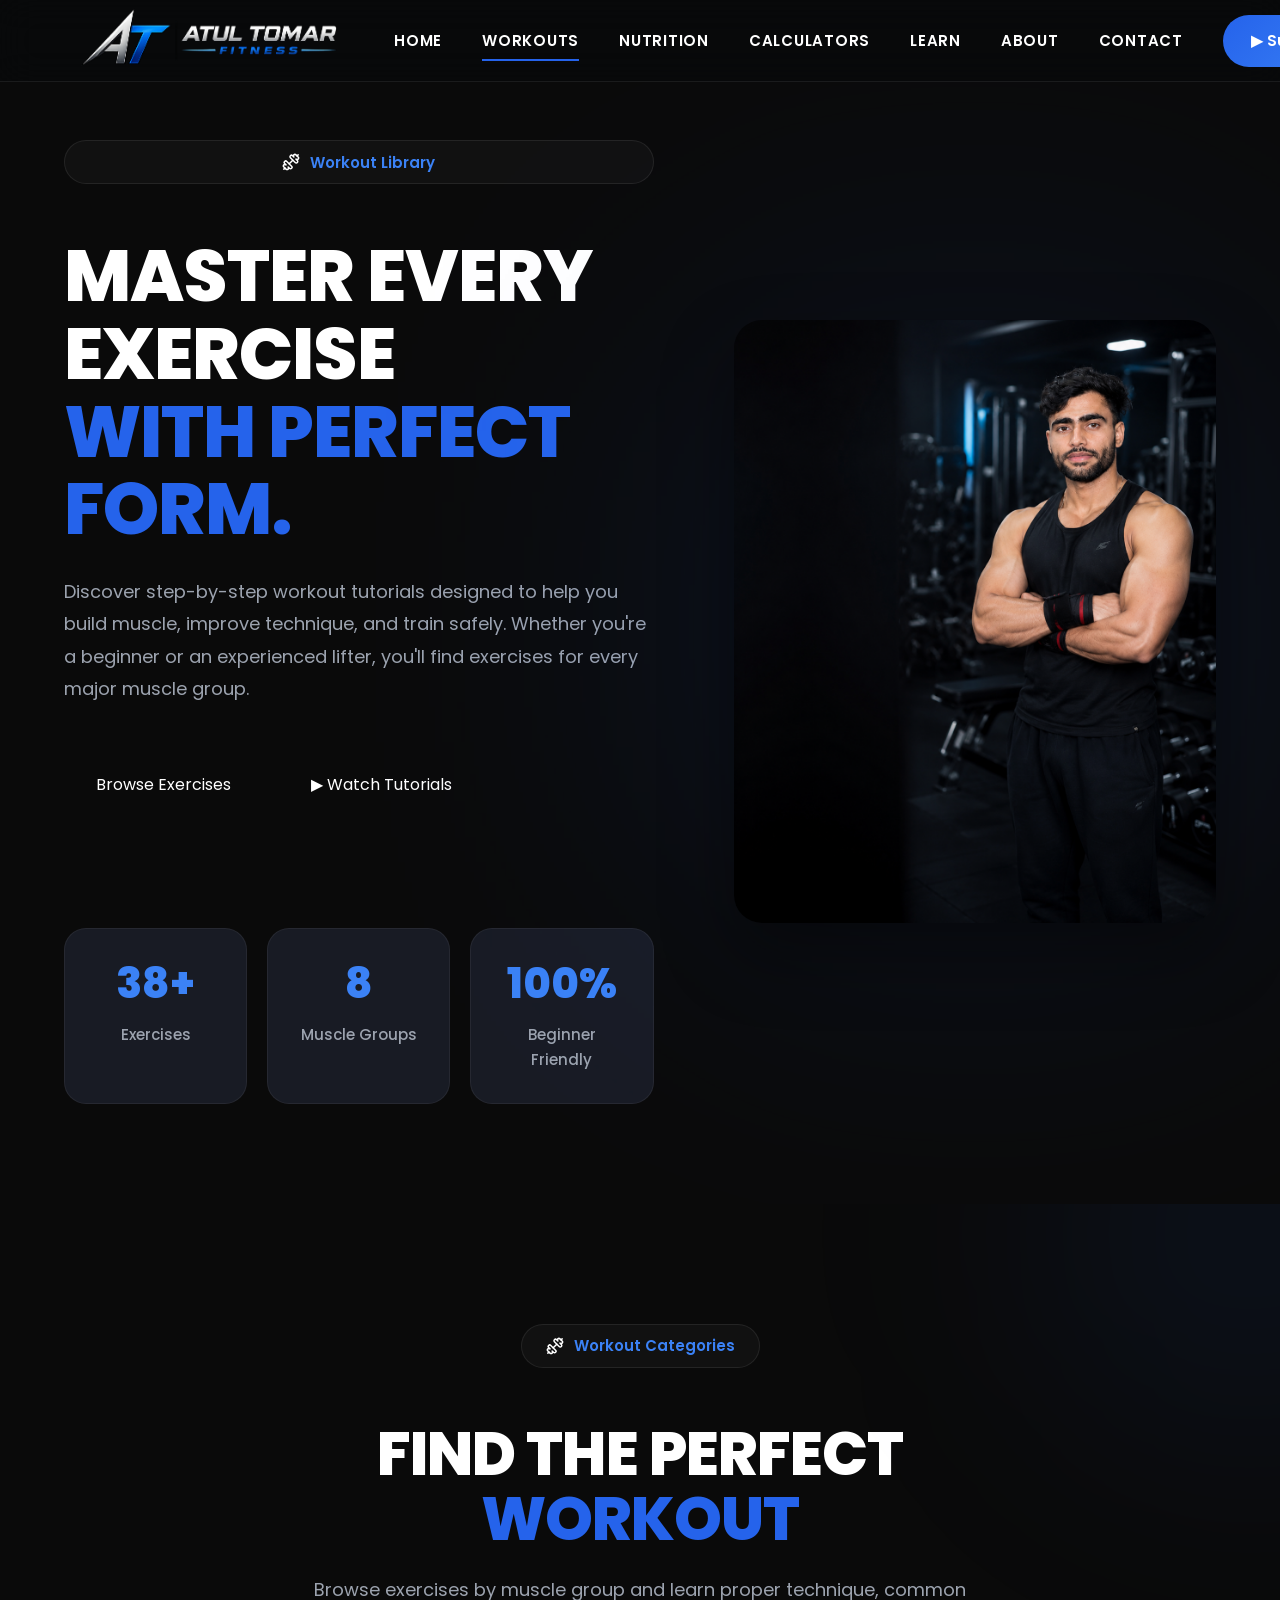
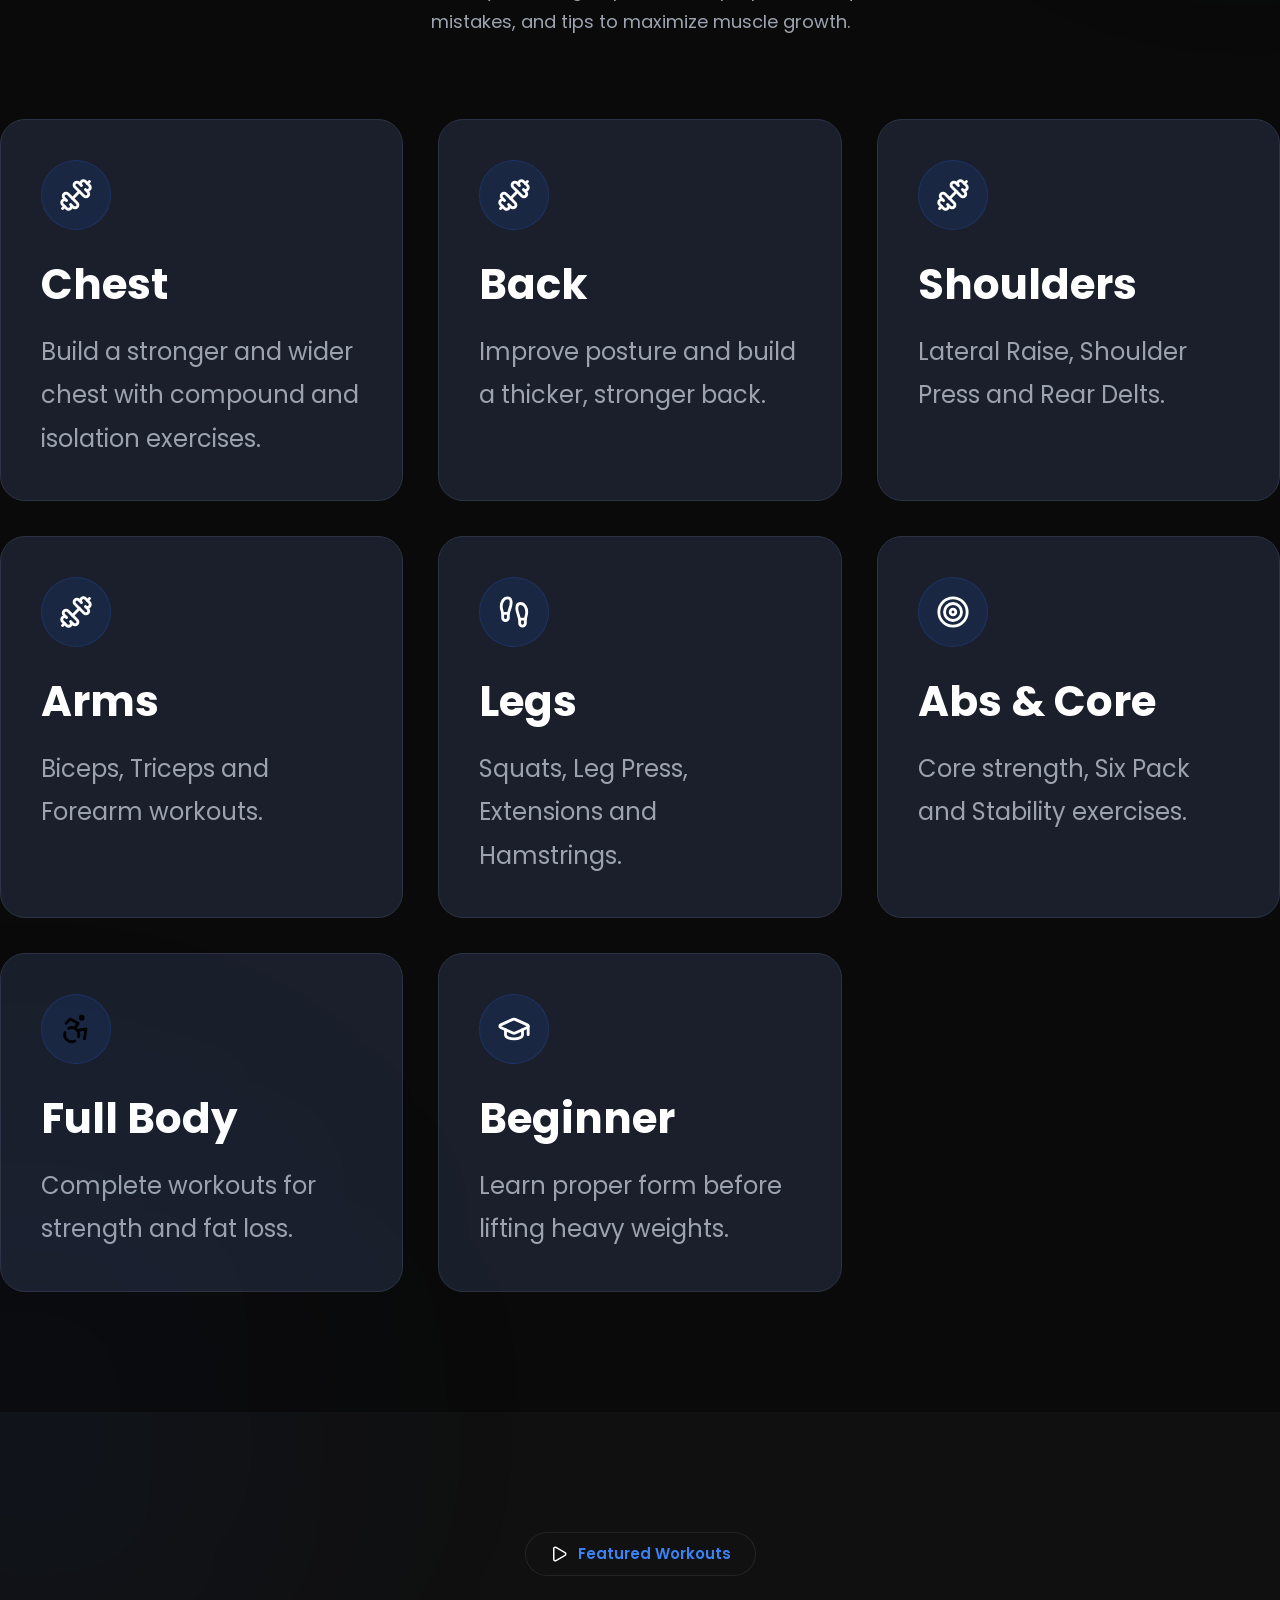
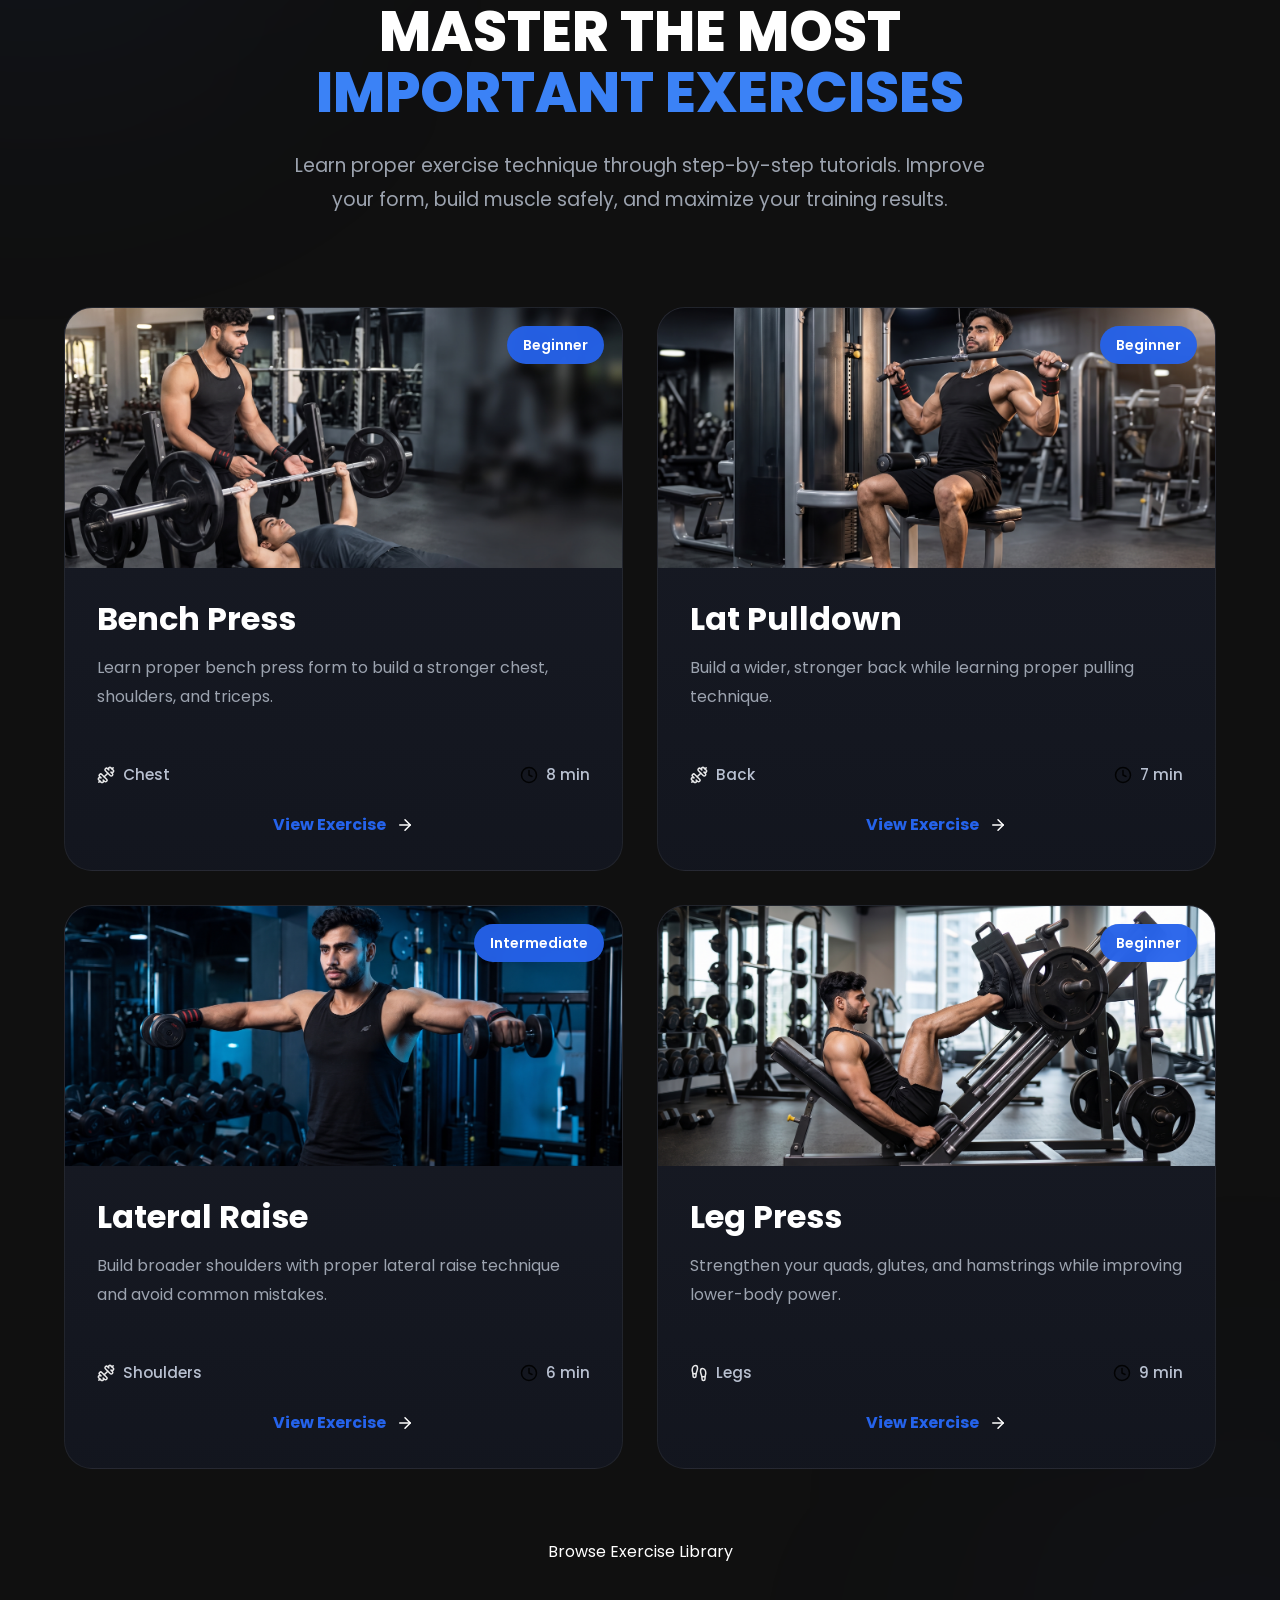
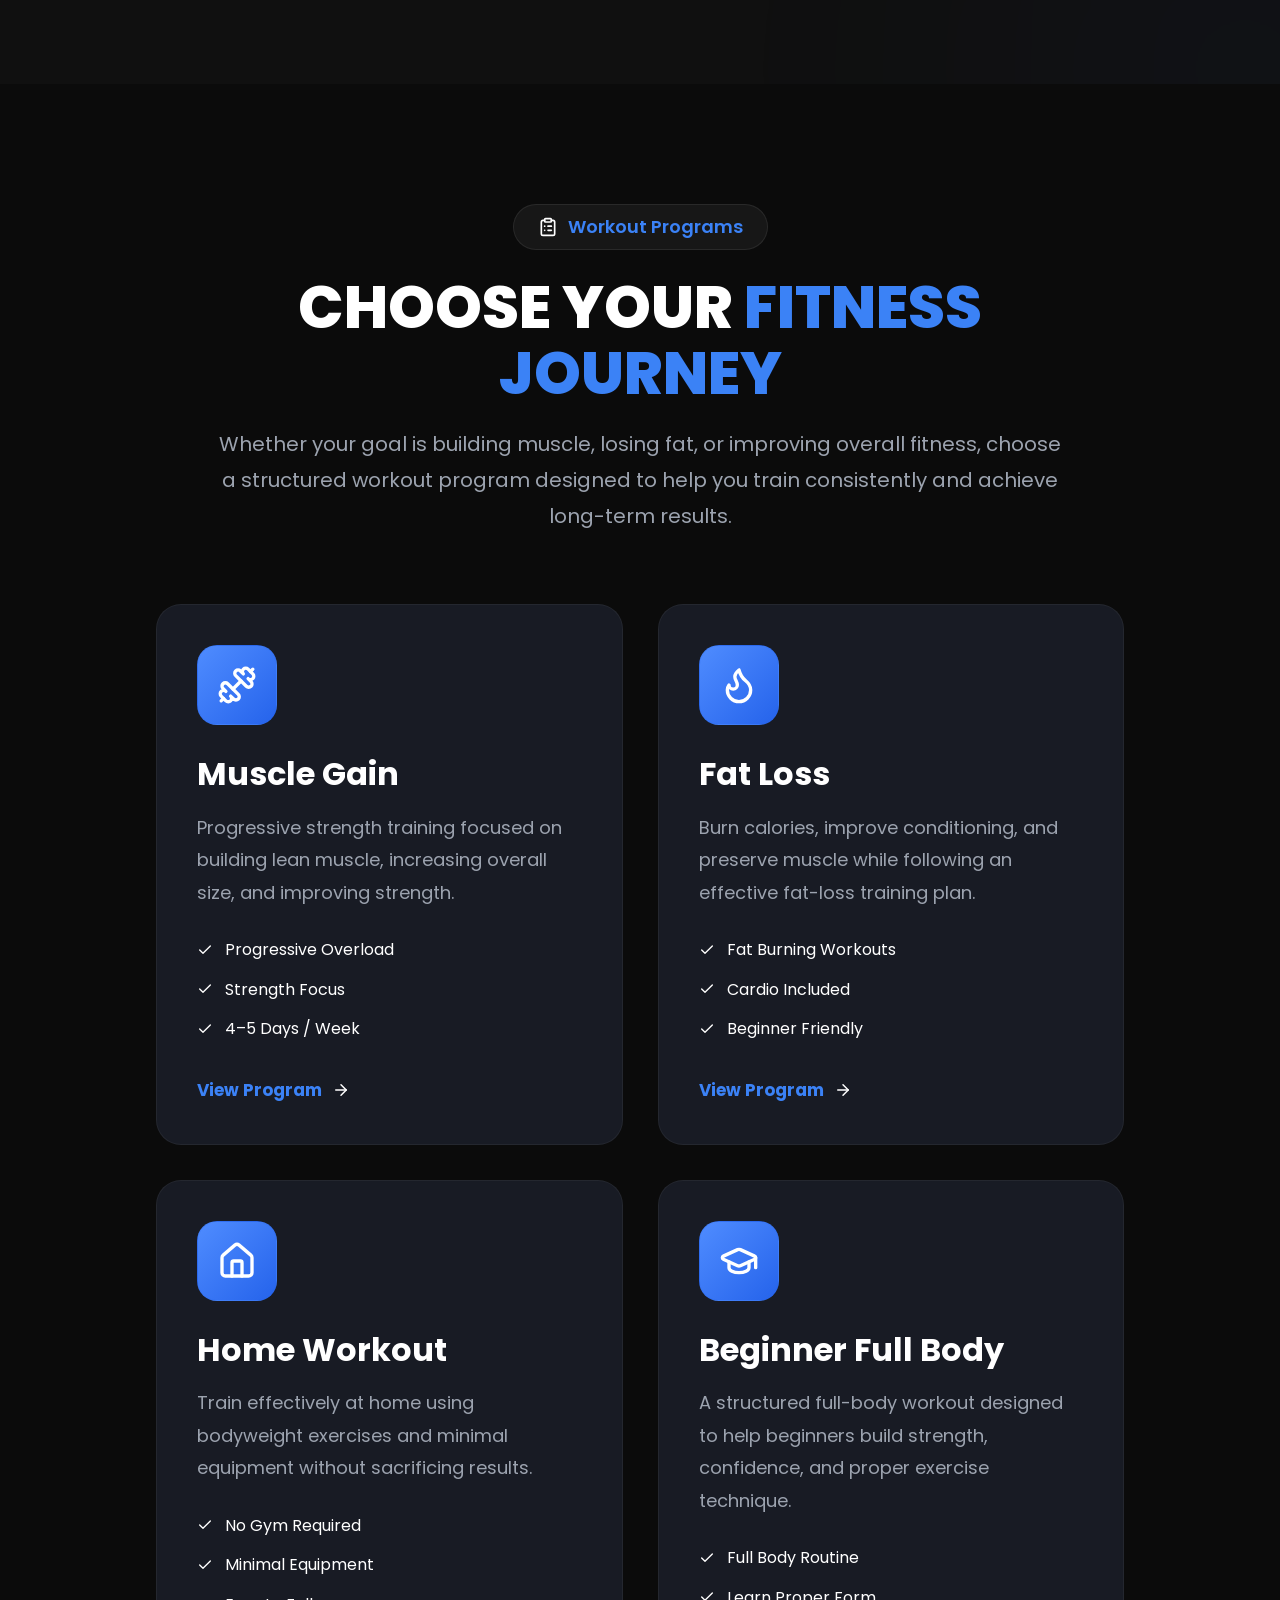
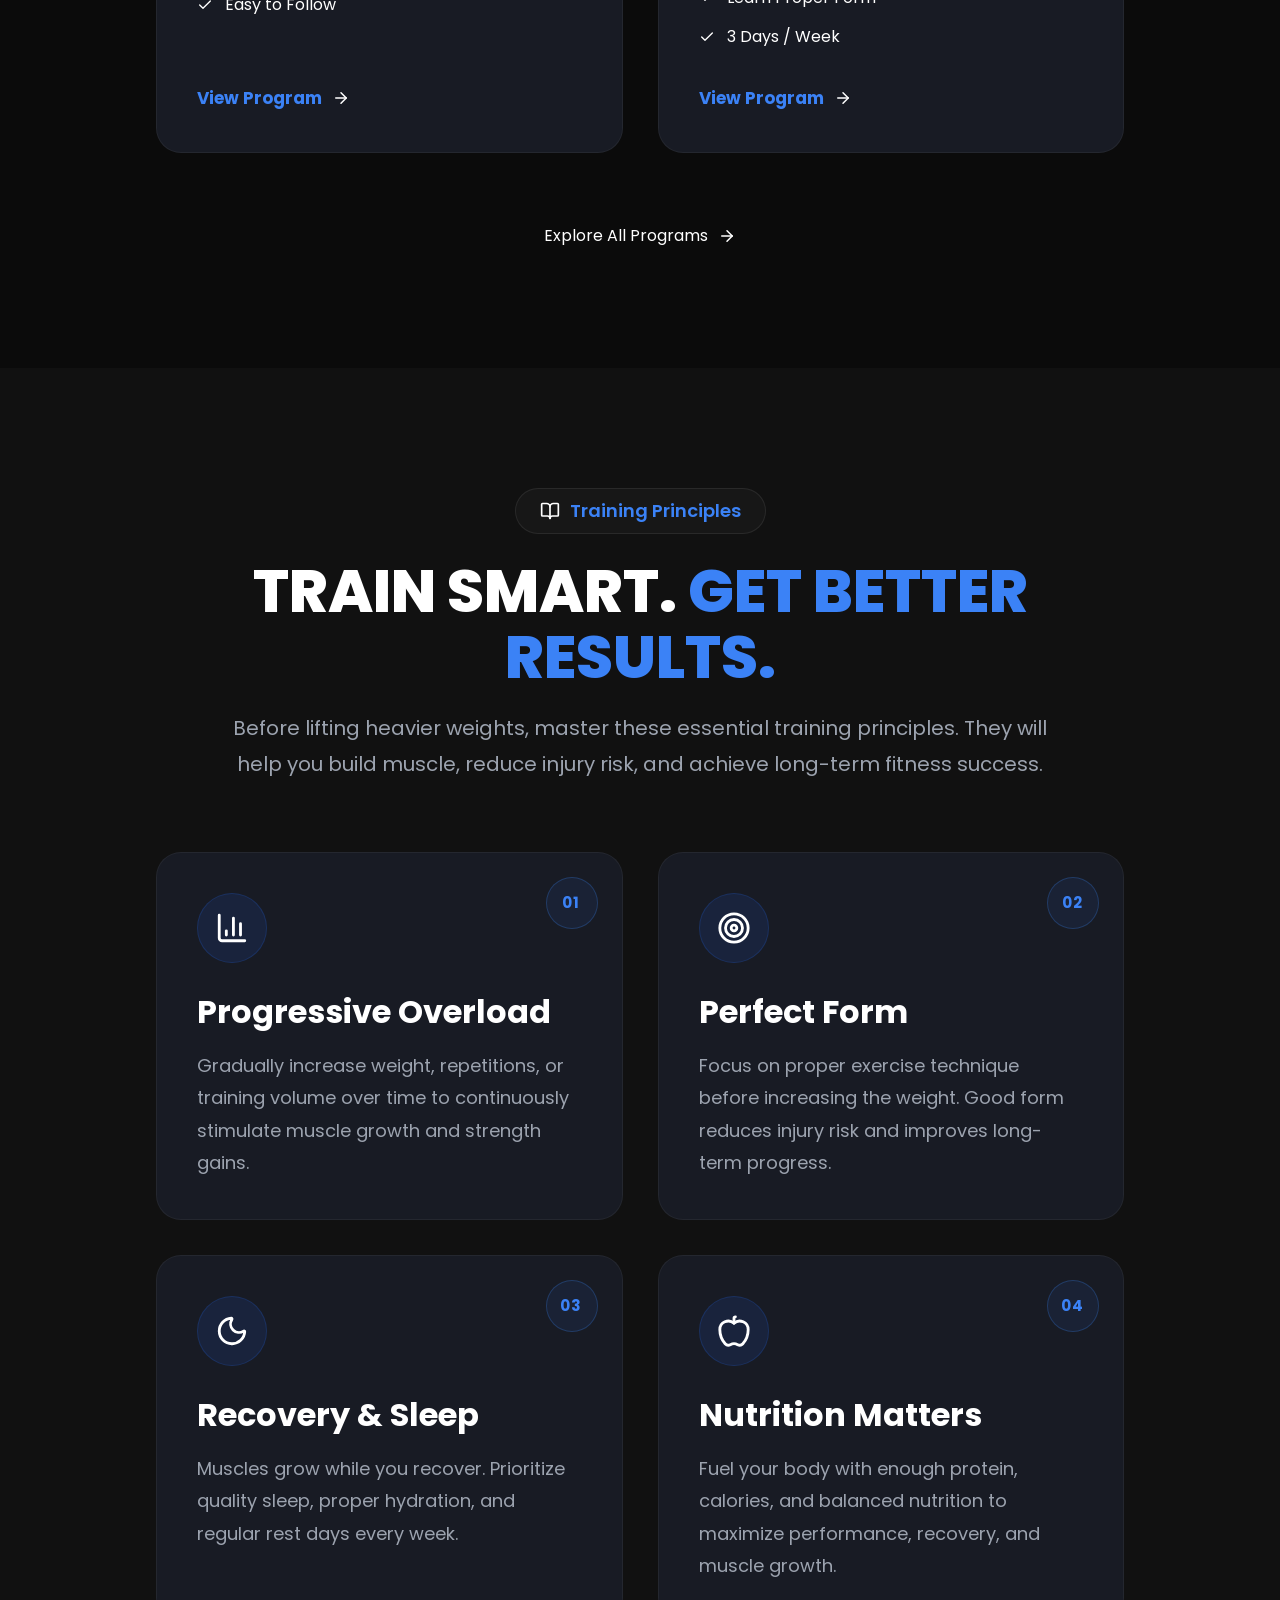
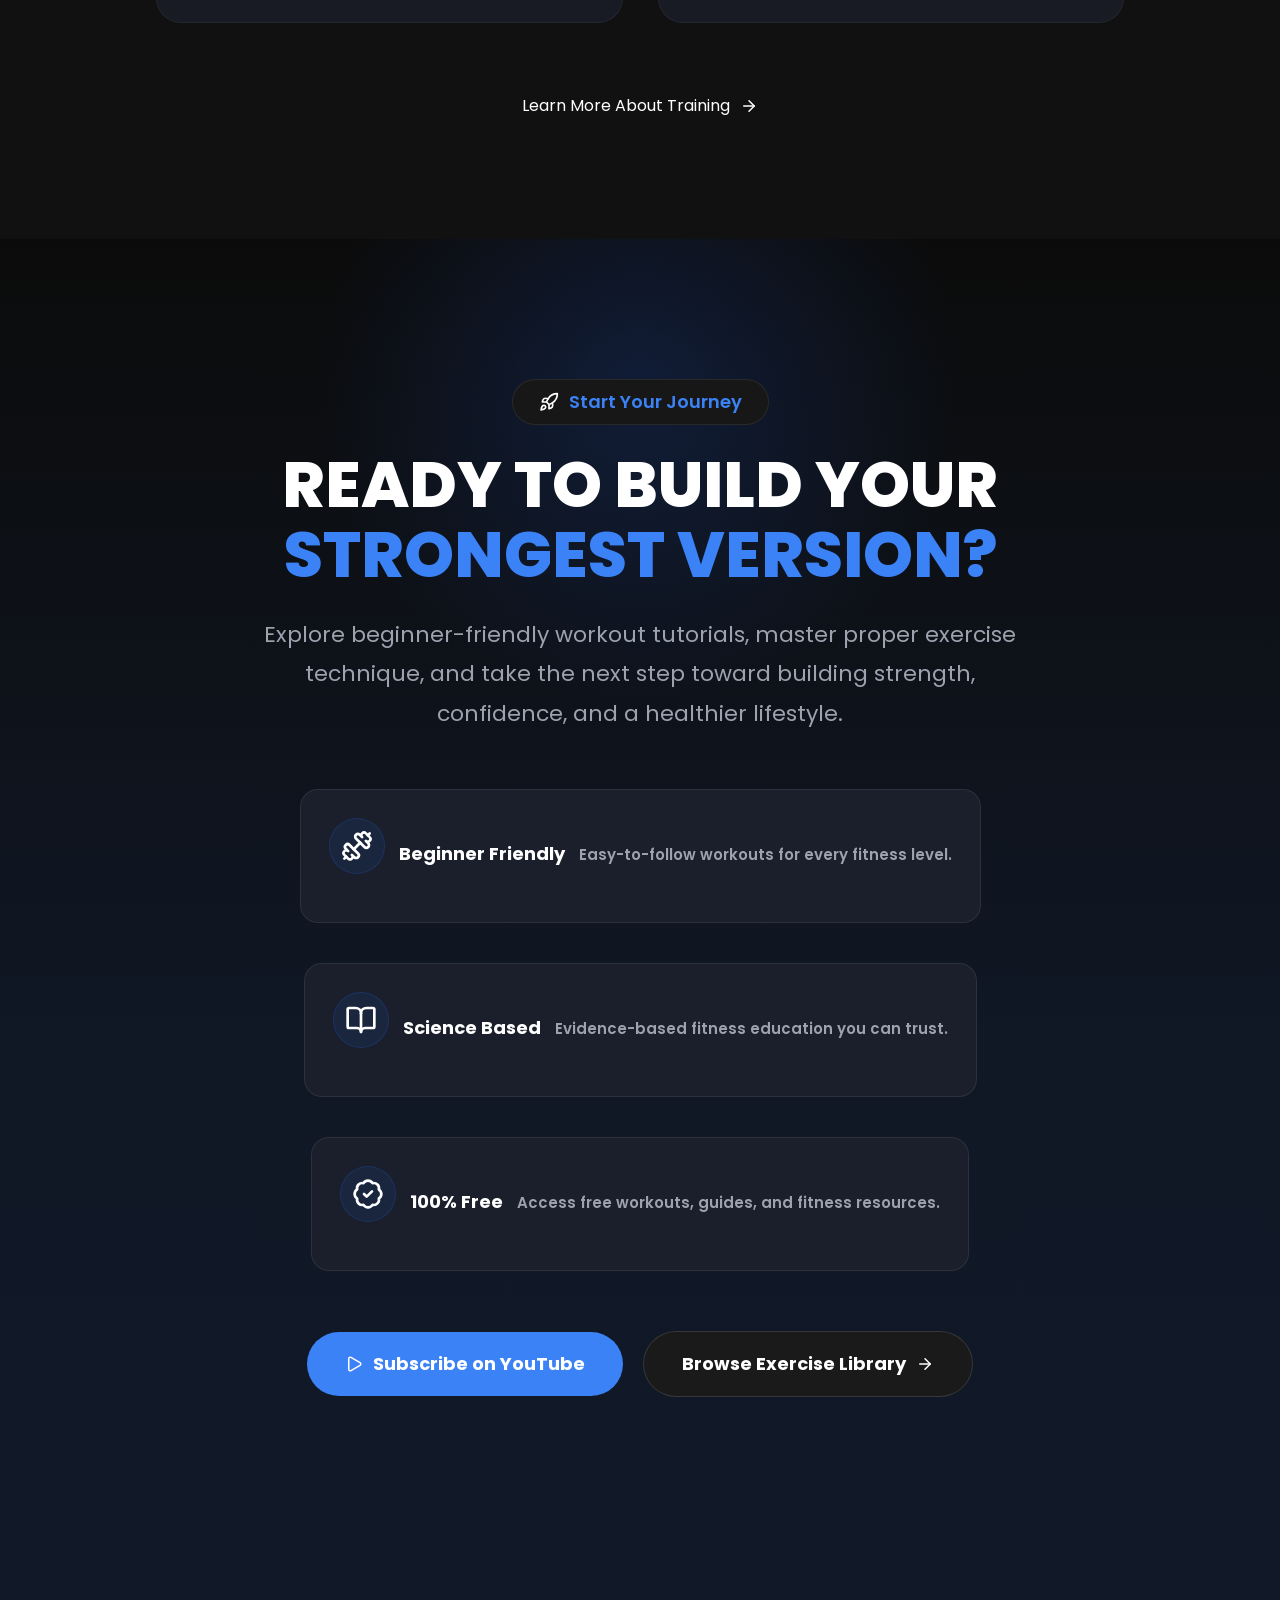
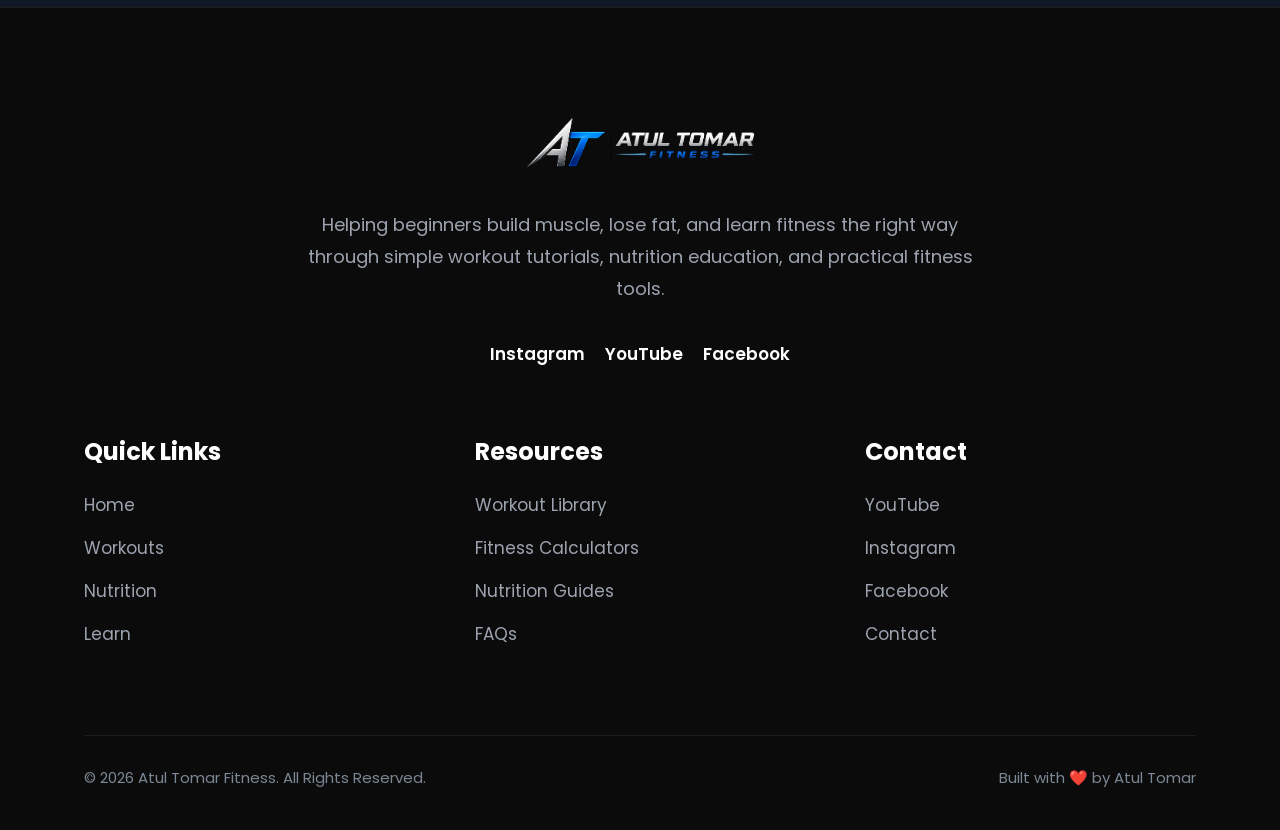
<file: workouts.html>
<!DOCTYPE html>
<html lang="en">

<head>

    <meta charset="UTF-8">

    <meta name="viewport" content="width=device-width, initial-scale=1.0">

    <title>Atul Tomar Fitness</title>

    <link rel="stylesheet" href="css/style.css">

</head>
<body>
<!-- ===================================
     HEADER / NAVIGATION
==================================== -->

<header class="site-header">

    <div class="container">

        <nav class="main-nav" aria-label="Primary Navigation">

            <!-- ==================================================
                 LOGO
            =================================================== -->

            <a href="index.html" class="nav-logo">

                <img
                    src="images/horizontal-logo.png"
                    alt="Atul Tomar Fitness Logo"
                    class="logo-image">

            </a>

            <!-- ==================================================
                 PRIMARY NAVIGATION
            =================================================== -->

            <ul
                class="nav-menu"
                id="primary-menu">

                <li class="nav-item">
                    <a href="index.html" class="nav-link ">
                        Home
                    </a>
                </li>

                <li class="nav-item">
                    <a href="workouts.html" class="nav-link active">
                        Workouts
                    </a>
                </li>

                <li class="nav-item">
                    <a href="nutrition.html" class="nav-link">
                        Nutrition
                    </a>
                </li>

                <li class="nav-item">
                    <a href="calculators.html" class="nav-link">
                        Calculators
                    </a>
                </li>

                <li class="nav-item">
                    <a href="learn.html" class="nav-link">
                        Learn
                    </a>
                </li>

                <li class="nav-item">
                    <a href="about.html" class="nav-link">
                        About
                    </a>
                </li>

                <li class="nav-item">
                    <a href="contact.html" class="nav-link">
                        Contact
                    </a>
                </li>

            </ul>

            <!-- ==================================================
                 NAVIGATION ACTIONS
            =================================================== -->

            <div class="nav-actions">

                <a
                    href="https://www.youtube.com/@AtulTomarFitness"
                    target="_blank"
                    rel="noopener noreferrer"
                    class="subscribe-btn">

                    ▶ Subscribe

                </a>

                <!-- Mobile Menu Button -->

                <button
                    class="menu-toggle"
                    type="button"
                    aria-label="Toggle navigation"
                    aria-expanded="false"
                    aria-controls="primary-menu">

                    <img
                        src="images/icons/menu.svg"
                        alt=""
                        class="menu-icon"
                        aria-hidden="true">

                </button>

            </div>

        </nav>

    </div>

</header>
<!-- ======================================================
     SECTION 02 - WORKOUT HERO
     ------------------------------------------------------
     Purpose:
     • Introduce the Workout Library.
     • Encourage visitors to explore exercises.
     • Direct users to workout categories and tutorials.

     Components:
     ✓ Section Badge
     ✓ Main Heading
     ✓ Description
     ✓ Primary Button
     ✓ Secondary Button
     ✓ Workout Statistics
     ✓ Hero Image (Placeholder)

     Status : 🚧 In Progress
======================================================= -->

<!-- ======================================================
     WORKOUT HERO
     VERSION : 2.0
====================================================== -->

<section class="workout-hero">

    <div class="container">

        <div class="workout-hero-content">

            <!-- ==================================================
                 HERO CONTENT
            =================================================== -->

            <div class="workout-text">

                <!-- Badge -->

                <div class="section-badge">

                    <img
                        src="images/icons/dumbbell.svg"
                        alt=""
                        class="badge-icon"
                        aria-hidden="true">

                    Workout Library

                </div>

                <!-- Title -->

                <h1 class="hero-title">

                    MASTER EVERY EXERCISE

                    <span>WITH PERFECT FORM.</span>

                </h1>

                <!-- Description -->

                <p class="hero-description">

                    Discover step-by-step workout tutorials designed to help
                    you build muscle, improve technique, and train safely.
                    Whether you're a beginner or an experienced lifter,
                    you'll find exercises for every major muscle group.

                </p>

                <!-- Buttons -->

                <div class="hero-buttons">

                    <a
                        href="#exercise-library"
                        class="primary-btn">

                        Browse Exercises

                    </a>

                    <a
                        href="https://www.youtube.com/@AtultomarFitness"
                        target="_blank"
                        rel="noopener noreferrer"
                        class="secondary-btn">

                        ▶ Watch Tutorials

                    </a>

                </div>

                <!-- Statistics -->

                <div class="hero-stats">

                    <div class="stat-box">

                        <h3>38+</h3>

                        <span>Exercises</span>

                    </div>

                    <div class="stat-box">

                        <h3>8</h3>

                        <span>Muscle Groups</span>

                    </div>

                    <div class="stat-box">

                        <h3>100%</h3>

                        <span>Beginner Friendly</span>

                    </div>

                </div>

            </div>

            <!-- ==================================================
                 HERO IMAGE
            =================================================== -->

            <div class="workout-image">

                <img
                    src="images/workout-hero.png"
                    alt="Coach demonstrating strength training exercises">

            </div>

        </div>

    </div>

</section>

<!-- ======================================================
     END OF SECTION 02
======================================================= -->

<!-- =======================================================
     SECTION 02 : WORKOUT CATEGORIES
======================================================= -->

<section id="exercise-library" class="workout-categories">

    <div class="section-heading">

       <span class="section-badge">

    <img
        src="images/icons/dumbbell.svg"
        alt=""
        aria-hidden="true">

    Workout Categories

</span>

        <h2>
            FIND THE PERFECT <span>WORKOUT</span>
        </h2>

        <p>
            Browse exercises by muscle group and learn proper technique,
            common mistakes, and tips to maximize muscle growth.
        </p>

    </div>


    <div class="category-grid">

        <!-- Chest -->

        <a href="#chest.html" class="category-card">

            <div class="category-icon icon-circle">
    <img
        src="images/icons/dumbbell.svg"
        alt="Chest Exercises">
</div>

            <h3>Chest</h3>

            <p>
               Build a stronger and wider chest with compound and isolation exercises.
            </p>

        </a>

        <!-- Back -->

        <a href="#back.html" class="category-card">

          <div class="category-icon icon-circle">
    <img
        src="images/icons/dumbbell.svg"
        alt="Back Exercises">
</div>

            <h3>Back</h3>

            <p>
             Improve posture and build a thicker, stronger back.
            </p>

        </a>

        <!-- Shoulder -->

        <a href="#shoulder.html" class="category-card">

           <div class="category-icon icon-circle">
    <img
        src="images/icons/dumbbell.svg"
        alt="Shoulder Exercises">
</div>

            <h3>Shoulders</h3>

            <p>
                Lateral Raise, Shoulder Press and Rear Delts.
            </p>

        </a>

        <!-- Arms -->

        <a href="#arms.html" class="category-card">

          <div class="category-icon icon-circle">
    <img
        src="images/icons/dumbbell.svg"
        alt="Arm Exercises">
</div>

            <h3>Arms</h3>

            <p>
                Biceps, Triceps and Forearm workouts.
            </p>

        </a>

        <!-- Legs -->

        <a href="#legs.html" class="category-card">
<div class="category-icon icon-circle">
    <img
        src="images/icons/footprints.svg"
        alt="Leg Exercises">
</div>

            <h3>Legs</h3>

            <p>
                Squats, Leg Press, Extensions and Hamstrings.
            </p>

        </a>

        <!-- Abs -->

        <a href="#abs.html" class="category-card">
<div class="category-icon icon-circle">
    <img
        src="images/icons/target.svg"
        alt="Core Exercises">
</div>

            <h3>Abs & Core</h3>

            <p>
                Core strength, Six Pack and Stability exercises.
            </p>

        </a>

        <!-- Full Body -->

        <a href="#fullbody.html" class="category-card">

         <div class="category-icon icon-circle">
    <img
        src="images/icons/accessibility.svg"
        alt="Full Body Workouts">
</div>

            <h3>Full Body</h3>

            <p>
                Complete workouts for strength and fat loss.
            </p>

        </a>

        <!-- Beginner -->

        <a href="#beginner.html" class="category-card">

         <div class="category-icon icon-circle">
    <img
        src="images/icons/graduation-cap.svg"
        alt="Beginner Workouts">
</div>

            <h3>Beginner</h3>

            <p>
                Learn proper form before lifting heavy weights.
            </p>

        </a>

    </div>

</section>
  
<!-- =======================================================
     SECTION 03 : FEATURED WORKOUT TUTORIALS
     -------------------------------------------------------
     Purpose:
     • Showcase the most popular workout tutorials.
     • Help users quickly access important exercises.
     • Connect visitors to individual exercise pages.

     Components:
     ✓ Section Badge
     ✓ Main Heading
     ✓ Description
     ✓ Workout Cards
     ✓ View All Workouts Button

     Status : COMPLETE
======================================================= -->

<!-- ======================================================
     SECTION 03 : FEATURED WORKOUTS
     STATUS : UPDATED
====================================================== -->

<section
    id="featured-workouts"
    class="featured-workouts">

    <div class="container">

        <!-- ==================================================
             SECTION HEADER
        =================================================== -->

        <div class="section-header">

            <div class="section-badge">

                <img
                    src="images/icons/play.svg"
                    alt=""
                    class="badge-icon"
                    aria-hidden="true">

                Featured Workouts

            </div>

            <h2 class="section-title">

                MASTER THE MOST

                <span>IMPORTANT EXERCISES</span>

            </h2>

            <p class="section-description">

                Learn proper exercise technique through
                step-by-step tutorials. Improve your form,
                build muscle safely, and maximize your
                training results.

            </p>

        </div>

        <!-- ==================================================
             WORKOUT GRID
        =================================================== -->

        <div class="workout-grid">

            <!-- ==========================================
                 Bench Press
            =========================================== -->

            <article class="workout-card card-hover">

                <div class="workout-thumbnail">

                    <img
                        src="images/bench-press.jpeg"
                        alt="Bench Press Exercise"
                        loading="lazy">

                    <span class="difficulty-badge">

                        Beginner

                    </span>

                </div>

                <div class="workout-content">

                    <h3>

                        Bench Press

                    </h3>

                    <p>

                        Learn proper bench press form to
                        build a stronger chest, shoulders,
                        and triceps.

                    </p>

                    <div class="workout-meta">

                        <span>

                            <img
                                src="images/icons/dumbbell.svg"
                                alt=""
                                aria-hidden="true">

                            Chest

                        </span>

                        <span>

                            <img
                                src="images/icons/clock.svg"
                                alt=""
                                aria-hidden="true">

                            8 min

                        </span>

                    </div>

                    <a
                        href="exercises/bench-press.html"
                        class="workout-btn">

                        <span>

                            View Exercise

                        </span>

                        <img
                            src="images/icons/arrow-right.svg"
                            alt=""
                            class="icon-arrow"
                            aria-hidden="true">

                    </a>

                </div>

            </article>

            <!-- ==========================================
                 Lat Pulldown
            =========================================== -->

            <article class="workout-card card-hover">

                <div class="workout-thumbnail">

                    <img
                        src="images/lat-pull-down.jpeg"
                        alt="Lat Pulldown Exercise"
                        loading="lazy">

                    <span class="difficulty-badge">

                        Beginner

                    </span>

                </div>

                <div class="workout-content">

                    <h3>

                        Lat Pulldown

                    </h3>

                    <p>

                        Build a wider, stronger back while
                        learning proper pulling technique.

                    </p>

                    <div class="workout-meta">

                        <span>

                            <img
                                src="images/icons/dumbbell.svg"
                                alt=""
                                aria-hidden="true">

                            Back

                        </span>

                        <span>

                            <img
                                src="images/icons/clock.svg"
                                alt=""
                                aria-hidden="true">

                            7 min

                        </span>

                    </div>

                    <a
                        href="exercises/lat-pulldown.html"
                        class="workout-btn">

                        <span>

                            View Exercise

                        </span>

                        <img
                            src="images/icons/arrow-right.svg"
                            alt=""
                            class="icon-arrow"
                            aria-hidden="true">

                    </a>

                </div>

            </article>

            <!-- ==========================================
                 Lateral Raise
            =========================================== -->

            <article class="workout-card card-hover">

                <div class="workout-thumbnail">

                    <img
                        src="images/lateral-raise.jpeg"
                        alt="Lateral Raise Exercise"
                        loading="lazy">

                    <span class="difficulty-badge">

                        Intermediate

                    </span>

                </div>

                <div class="workout-content">

                    <h3>

                        Lateral Raise

                    </h3>

                    <p>

                        Build broader shoulders with proper
                        lateral raise technique and avoid
                        common mistakes.

                    </p>

                    <div class="workout-meta">

                        <span>

                            <img
                                src="images/icons/dumbbell.svg"
                                alt=""
                                aria-hidden="true">

                            Shoulders

                        </span>

                        <span>

                            <img
                                src="images/icons/clock.svg"
                                alt=""
                                aria-hidden="true">

                            6 min

                        </span>

                    </div>

                    <a
                        href="exercises/lateral-raise.html"
                        class="workout-btn">

                        <span>

                            View Exercise

                        </span>

                        <img
                            src="images/icons/arrow-right.svg"
                            alt=""
                            class="icon-arrow"
                            aria-hidden="true">

                    </a>

                </div>

            </article>

            <!-- ==========================================
                 Leg Press
            =========================================== -->

            <article class="workout-card card-hover">

                <div class="workout-thumbnail">

                    <img
                        src="images/leg-press.jpeg"
                        alt="Leg Press Exercise"
                        loading="lazy">

                    <span class="difficulty-badge">

                        Beginner

                    </span>

                </div>

                <div class="workout-content">

                    <h3>

                        Leg Press

                    </h3>

                    <p>

                        Strengthen your quads, glutes,
                        and hamstrings while improving
                        lower-body power.

                    </p>

                    <div class="workout-meta">

                        <span>

                            <img
                                src="images/icons/footprints.svg"
                                alt=""
                                aria-hidden="true">

                            Legs

                        </span>

                        <span>

                            <img
                                src="images/icons/clock.svg"
                                alt=""
                                aria-hidden="true">

                            9 min

                        </span>

                    </div>

                    <a
                        href="exercises/leg-press.html"
                        class="workout-btn">

                        <span>

                            View Exercise

                        </span>

                        <img
                            src="images/icons/arrow-right.svg"
                            alt=""
                            class="icon-arrow"
                            aria-hidden="true">

                    </a>

                </div>

            </article>

        </div>

        <!-- ==================================================
             CTA
        =================================================== -->

        <div class="workout-action">

            <a
                href="exercise-library.html"
                class="primary-btn">

                Browse Exercise Library

            </a>

        </div>

    </div>

</section>
<!-- =======================================================
     END OF SECTION 03
======================================================= -->

<!-- =======================================================
     SECTION 04 : BEGINNER WORKOUT PROGRAMS
     -------------------------------------------------------
     Purpose:
     • Help visitors choose a workout program.
     • Guide beginners toward structured training.
     • Highlight different fitness goals.

     Components:
     ✓ Section Badge
     ✓ Main Heading
     ✓ Description
     ✓ Program Cards
     ✓ Call-to-Action Button

     Status : COMPLETE
======================================================= -->

<!-- ==========================================================
     SECTION 04 : WORKOUT PROGRAMS
========================================================== -->

<section class="workout-programs" id="workout-programs" aria-labelledby="programs-title">

    <div class="container">

        <!-- =========================
             Section Heading
        ========================== -->

        <div class="section-heading">

            <span class="section-badge">

                <img
                    src="images/icons/clipboard-list.svg"
                    alt=""
                    aria-hidden="true">

                Workout Programs

            </span>

            <h2 id="programs-title">

                CHOOSE YOUR

                <span>FITNESS JOURNEY</span>

            </h2>

            <p>

                Whether your goal is building muscle, losing fat, or improving
                overall fitness, choose a structured workout program designed
                to help you train consistently and achieve long-term results.

            </p>

        </div>

        <!-- =========================
             Program Grid
        ========================== -->

        <div class="program-grid">

            <!-- =========================
                 Program 01
            ========================== -->

            <article class="program-card">

                <div class="program-icon icon-circle">

                    <img
                        src="images/icons/dumbbell.svg"
                        alt="Dumbbell icon">

                </div>

                <h3>Muscle Gain</h3>

                <p>

                    Progressive strength training focused on building lean
                    muscle, increasing overall size, and improving strength.

                </p>

                <ul class="program-features">

                    <li>

                        <img
                            src="images/icons/check.svg"
                            alt=""
                            aria-hidden="true">

                        Progressive Overload

                    </li>

                    <li>

                        <img
                            src="images/icons/check.svg"
                            alt=""
                            aria-hidden="true">

                        Strength Focus

                    </li>

                    <li>

                        <img
                            src="images/icons/check.svg"
                            alt=""
                            aria-hidden="true">

                        4–5 Days / Week

                    </li>

                </ul>

                <a href="#muscle-gain.html" class="program-btn">

                    View Program

                    <img
                        src="images/icons/arrow-right.svg"
                        alt=""
                        aria-hidden="true">

                </a>

            </article>

            <!-- =========================
                 Program 02
            ========================== -->

            <article class="program-card">

                <div class="program-icon icon-circle">

                    <img
                        src="images/icons/flame.svg"
                        alt="Flame icon">

                </div>

                <h3>Fat Loss</h3>

                <p>

                    Burn calories, improve conditioning, and preserve muscle
                    while following an effective fat-loss training plan.

                </p>

                <ul class="program-features">

                    <li>

                        <img
                            src="images/icons/check.svg"
                            alt=""
                            aria-hidden="true">

                        Fat Burning Workouts

                    </li>

                    <li>

                        <img
                            src="images/icons/check.svg"
                            alt=""
                            aria-hidden="true">

                        Cardio Included

                    </li>

                    <li>

                        <img
                            src="images/icons/check.svg"
                            alt=""
                            aria-hidden="true">

                        Beginner Friendly

                    </li>

                </ul>

                <a href="#fat-loss.html" class="program-btn">

                    View Program

                    <img
                        src="images/icons/arrow-right.svg"
                        alt=""
                        aria-hidden="true">

                </a>

            </article>

            <!-- =========================
                 Program 03
            ========================== -->

            <article class="program-card">

                <div class="program-icon icon-circle">

                    <img
                        src="images/icons/house.svg"
                        alt="Home icon">

                </div>

                <h3>Home Workout</h3>

                <p>

                    Train effectively at home using bodyweight exercises and
                    minimal equipment without sacrificing results.

                </p>

                <ul class="program-features">

                    <li>

                        <img
                            src="images/icons/check.svg"
                            alt=""
                            aria-hidden="true">

                        No Gym Required

                    </li>

                    <li>

                        <img
                            src="images/icons/check.svg"
                            alt=""
                            aria-hidden="true">

                        Minimal Equipment

                    </li>

                    <li>

                        <img
                            src="images/icons/check.svg"
                            alt=""
                            aria-hidden="true">

                        Easy to Follow

                    </li>

                </ul>

                <a href="#home-workout.html" class="program-btn">

                    View Program

                    <img
                        src="images/icons/arrow-right.svg"
                        alt=""
                        aria-hidden="true">

                </a>

            </article>

            <!-- =========================
                 Program 04
            ========================== -->

            <article class="program-card">

                <div class="program-icon icon-circle">

                    <img
                        src="images/icons/graduation-cap.svg"
                        alt="Graduation cap icon">

                </div>

                <h3>Beginner Full Body</h3>

                <p>

                    A structured full-body workout designed to help beginners
                    build strength, confidence, and proper exercise technique.

                </p>

                <ul class="program-features">

                    <li>

                        <img
                            src="images/icons/check.svg"
                            alt=""
                            aria-hidden="true">

                        Full Body Routine

                    </li>

                    <li>

                        <img
                            src="images/icons/check.svg"
                            alt=""
                            aria-hidden="true">

                        Learn Proper Form

                    </li>

                    <li>

                        <img
                            src="images/icons/check.svg"
                            alt=""
                            aria-hidden="true">

                        3 Days / Week

                    </li>

                </ul>

                <a href="#beginner-full-body.html" class="program-btn">

                    View Program

                    <img
                        src="images/icons/arrow-right.svg"
                        alt=""
                        aria-hidden="true">

                </a>

            </article>

        </div>

        <!-- =========================
             Section CTA
        ========================== -->

        <div class="program-action">

            <a href="#programs.html" class="primary-btn">

                Explore All Programs

                <img
                    src="images/icons/arrow-right.svg"
                    alt=""
                    aria-hidden="true">

            </a>

        </div>

    </div>

</section>

<!-- =======================================================
     END OF SECTION 04
======================================================= -->

<!-- =======================================================
     SECTION 05 : TRAINING PRINCIPLES
     -------------------------------------------------------
     Purpose:
     • Teach the fundamentals of effective training.
     • Help beginners train safely and consistently.
     • Improve workout performance through education.

     Components:
     ✓ Section Badge
     ✓ Main Heading
     ✓ Description
     ✓ Principle Cards
     ✓ Bottom Call-to-Action

     Status : COMPLETE
======================================================= -->

<!-- ==========================================================
     SECTION 05 : TRAINING PRINCIPLES
========================================================== -->

<section
    class="training-principles"
    id="training-principles"
    aria-labelledby="training-principles-title">

    <div class="container">

        <!-- =========================
             Section Heading
        ========================== -->

        <div class="section-heading">

            <span class="section-badge">

                <img
                    src="images/icons/book-open.svg"
                    alt=""
                    aria-hidden="true">

                Training Principles

            </span>

            <h2 id="training-principles-title">

                TRAIN SMART.

                <span>GET BETTER RESULTS.</span>

            </h2>

            <p>

                Before lifting heavier weights, master these essential
                training principles. They will help you build muscle,
                reduce injury risk, and achieve long-term fitness success.

            </p>

        </div>

        <!-- =========================
             Principles Grid
        ========================== -->

        <div class="principles-grid">

            <!-- =========================
                 Principle 01
            ========================== -->

            <article class="principle-card">

                <span class="principle-number">

                    01

                </span>

                <div class="principle-icon icon-circle">

                    <img
                        src="images/icons/chart-column.svg"
                        alt="Chart icon">

                </div>

                <h3>Progressive Overload</h3>

                <p>

                    Gradually increase weight, repetitions, or training
                    volume over time to continuously stimulate muscle
                    growth and strength gains.

                </p>

            </article>

            <!-- =========================
                 Principle 02
            ========================== -->

            <article class="principle-card">

                <span class="principle-number">

                    02

                </span>

                <div class="principle-icon icon-circle">

                    <img
                        src="images/icons/target.svg"
                        alt="Target icon">

                </div>

                <h3>Perfect Form</h3>

                <p>

                    Focus on proper exercise technique before increasing
                    the weight. Good form reduces injury risk and improves
                    long-term progress.

                </p>

            </article>

            <!-- =========================
                 Principle 03
            ========================== -->

            <article class="principle-card">

                <span class="principle-number">

                    03

                </span>

                <div class="principle-icon icon-circle">

                    <img
                        src="images/icons/moon.svg"
                        alt="Moon icon">

                </div>

                <h3>Recovery & Sleep</h3>

                <p>

                    Muscles grow while you recover. Prioritize quality
                    sleep, proper hydration, and regular rest days every
                    week.

                </p>

            </article>

            <!-- =========================
                 Principle 04
            ========================== -->

            <article class="principle-card">

                <span class="principle-number">

                    04

                </span>

                <div class="principle-icon icon-circle">

                    <img
                        src="images/icons/apple.svg"
                        alt="Apple icon">

                </div>

                <h3>Nutrition Matters</h3>

                <p>

                    Fuel your body with enough protein, calories, and
                    balanced nutrition to maximize performance, recovery,
                    and muscle growth.

                </p>

            </article>

        </div>

        <!-- =========================
             Section CTA
        ========================== -->

        <div class="principle-action">

            <a href="#" class="primary-btn">

                Learn More About Training

                <img
                    src="images/icons/arrow-right.svg"
                    alt=""
                    aria-hidden="true">

            </a>

        </div>

    </div>

</section>

<!-- =======================================================
     END OF SECTION 05
======================================================= -->

<!-- =======================================================
     SECTION 06 : FINAL CALL TO ACTION
     -------------------------------------------------------
     Purpose:
     • Encourage visitors to start training.
     • Drive traffic to workouts and YouTube.
     • End the page with a strong motivational message.

     Components:
     ✓ Badge
     ✓ Heading
     ✓ Description
     ✓ Two CTA Buttons

     Status : COMPLETE
======================================================= -->

<!-- ==========================================================
     SECTION 06 : WORKOUT CTA
========================================================== -->

<section
    class="workout-cta"
    id="workout-cta"
    aria-labelledby="workout-cta-title">

    <div class="container">

        <!-- =========================
             Section Heading
        ========================== -->

        <span class="section-badge">

            <img
                src="images/icons/rocket.svg"
                alt=""
                aria-hidden="true">

            Start Your Journey

        </span>

        <h2 id="workout-cta-title">

            READY TO BUILD YOUR

            <span>STRONGEST VERSION?</span>

        </h2>

        <p>

            Explore beginner-friendly workout tutorials, master proper
            exercise technique, and take the next step toward building
            strength, confidence, and a healthier lifestyle.

        </p>

        <!-- =========================
             Trust Highlights
        ========================== -->

        <div class="cta-highlights">

            <article class="highlight-item">

                <div class="highlight-icon icon-circle">

                    <img
                        src="images/icons/dumbbell.svg"
                        alt="Dumbbell icon">

                </div>

                <h3>Beginner Friendly</h3>

                <p>Easy-to-follow workouts for every fitness level.</p>

            </article>

            <article class="highlight-item">

                <div class="highlight-icon icon-circle">

                    <img
                        src="images/icons/book-open.svg"
                        alt="Book icon">

                </div>

                <h3>Science Based</h3>

                <p>Evidence-based fitness education you can trust.</p>

            </article>

            <article class="highlight-item">

                <div class="highlight-icon icon-circle">

                    <img
                        src="images/icons/badge-check.svg"
                        alt="Badge icon">

                </div>

                <h3>100% Free</h3>

                <p>Access free workouts, guides, and fitness resources.</p>

            </article>

        </div>

        <!-- =========================
             CTA Buttons
        ========================== -->

        <div class="cta-buttons">

            <a
                href="https://www.youtube.com/@AtultomarFitness"
                class="primary-btn"
                target="_blank"
                rel="noopener noreferrer">

                <img
                    src="images/icons/play.svg"
                    alt=""
                    aria-hidden="true">

                Subscribe on YouTube

            </a>

            <a
                href="index.html"
                class="secondary-btn">

                Browse Exercise Library

                <img
                    src="images/icons/arrow-right.svg"
                    alt=""
                    aria-hidden="true">

            </a>

        </div>

    </div>

</section>
<!-- =======================================================
     END OF SECTION 06
======================================================= -->
















<!-- ================================================= -->
<!-- SECTION 11 : FOOTER -->
<!-- STATUS : COMPLETE -->
<!-- ================================================= -->

<footer class="footer">

    <div class="container">
<div class="footer-top">

    <div class="footer-logo-wrapper">
        <img src="images/horizontal-logo.png"
             alt="Atul Tomar Fitness Logo"
             class="footer-logo">
    </div>

    <p class="footer-description">
        Helping beginners build muscle, lose fat, and learn fitness the right way
        through simple workout tutorials, nutrition education, and practical fitness tools.
    </p>

    <div class="footer-socials">
              <a href="https://www.instagram.com/atulfitness84/" target="_blank"    rel="noopener noreferrer">Instagram</a>

<a href="https://www.youtube.com/@AtulTomarFitness" target="_blank"   rel="noopener noreferrer">YouTube</a>

<a href="https://www.facebook.com/AtulTomarFitness" target="_blank"   rel="noopener noreferrer">Facebook</a>

            </div>

        </div>


        <div class="footer-grid">

            <div class="footer-column">

                <h3>Quick Links</h3>

                <a href="index.html">Home</a>

<a href="workouts.html">Workouts</a>

<a href="nutrition.html">Nutrition</a>

<a href="learn.html">Learn</a>

            </div>


            <div class="footer-column">

                <h3>Resources</h3>

                <a href="workouts.html">Workout Library</a>

<a href="calculators.html">Fitness Calculators</a>

<a href="nutrition.html">Nutrition Guides</a>

<a href="learn.html">FAQs</a>

            </div>


            <div class="footer-column">

                <h3>Contact</h3>
<a href="https://www.youtube.com/@AtulTomarFitness" target="_blank"   rel="noopener noreferrer">YouTube</a>

<a href="https://www.instagram.com/atulfitness84/" target="_blank"   rel="noopener noreferrer">Instagram</a>

<a href="https://www.facebook.com/AtulTomarFitness" target="_blank"    rel="noopener noreferrer">Facebook</a>

<a href="contact.html">Contact</a>

            </div>

        </div>


        <div class="footer-bottom">

            <p>
                © 2026 Atul Tomar Fitness. All Rights Reserved.
            </p>

            <p>
                Built with ❤️ by Atul Tomar
            </p>

        </div>

    </div>

</footer>

<!-- ================================================= -->
<!-- END OF SECTION 11 -->
<!-- ================================================= -->
    <script src="javascript/script.js"></script>
</body>
</html>
</file>
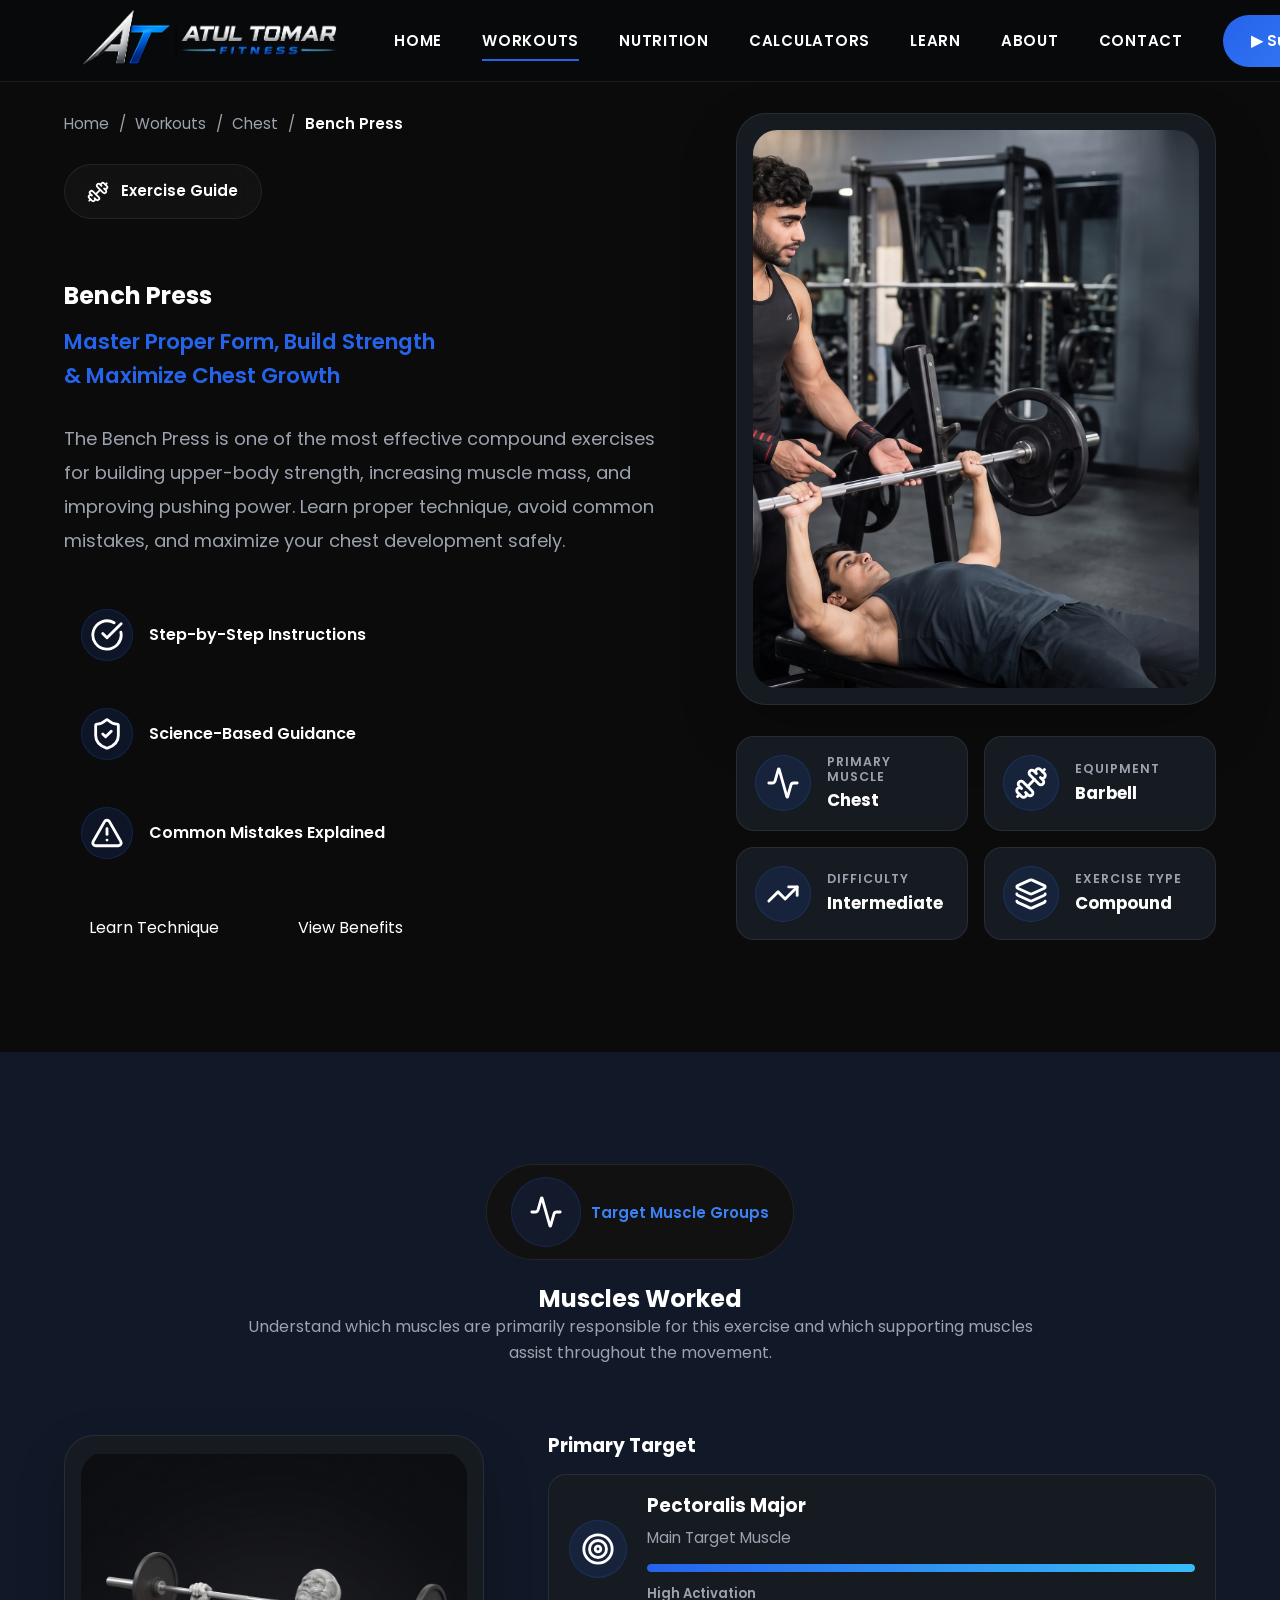
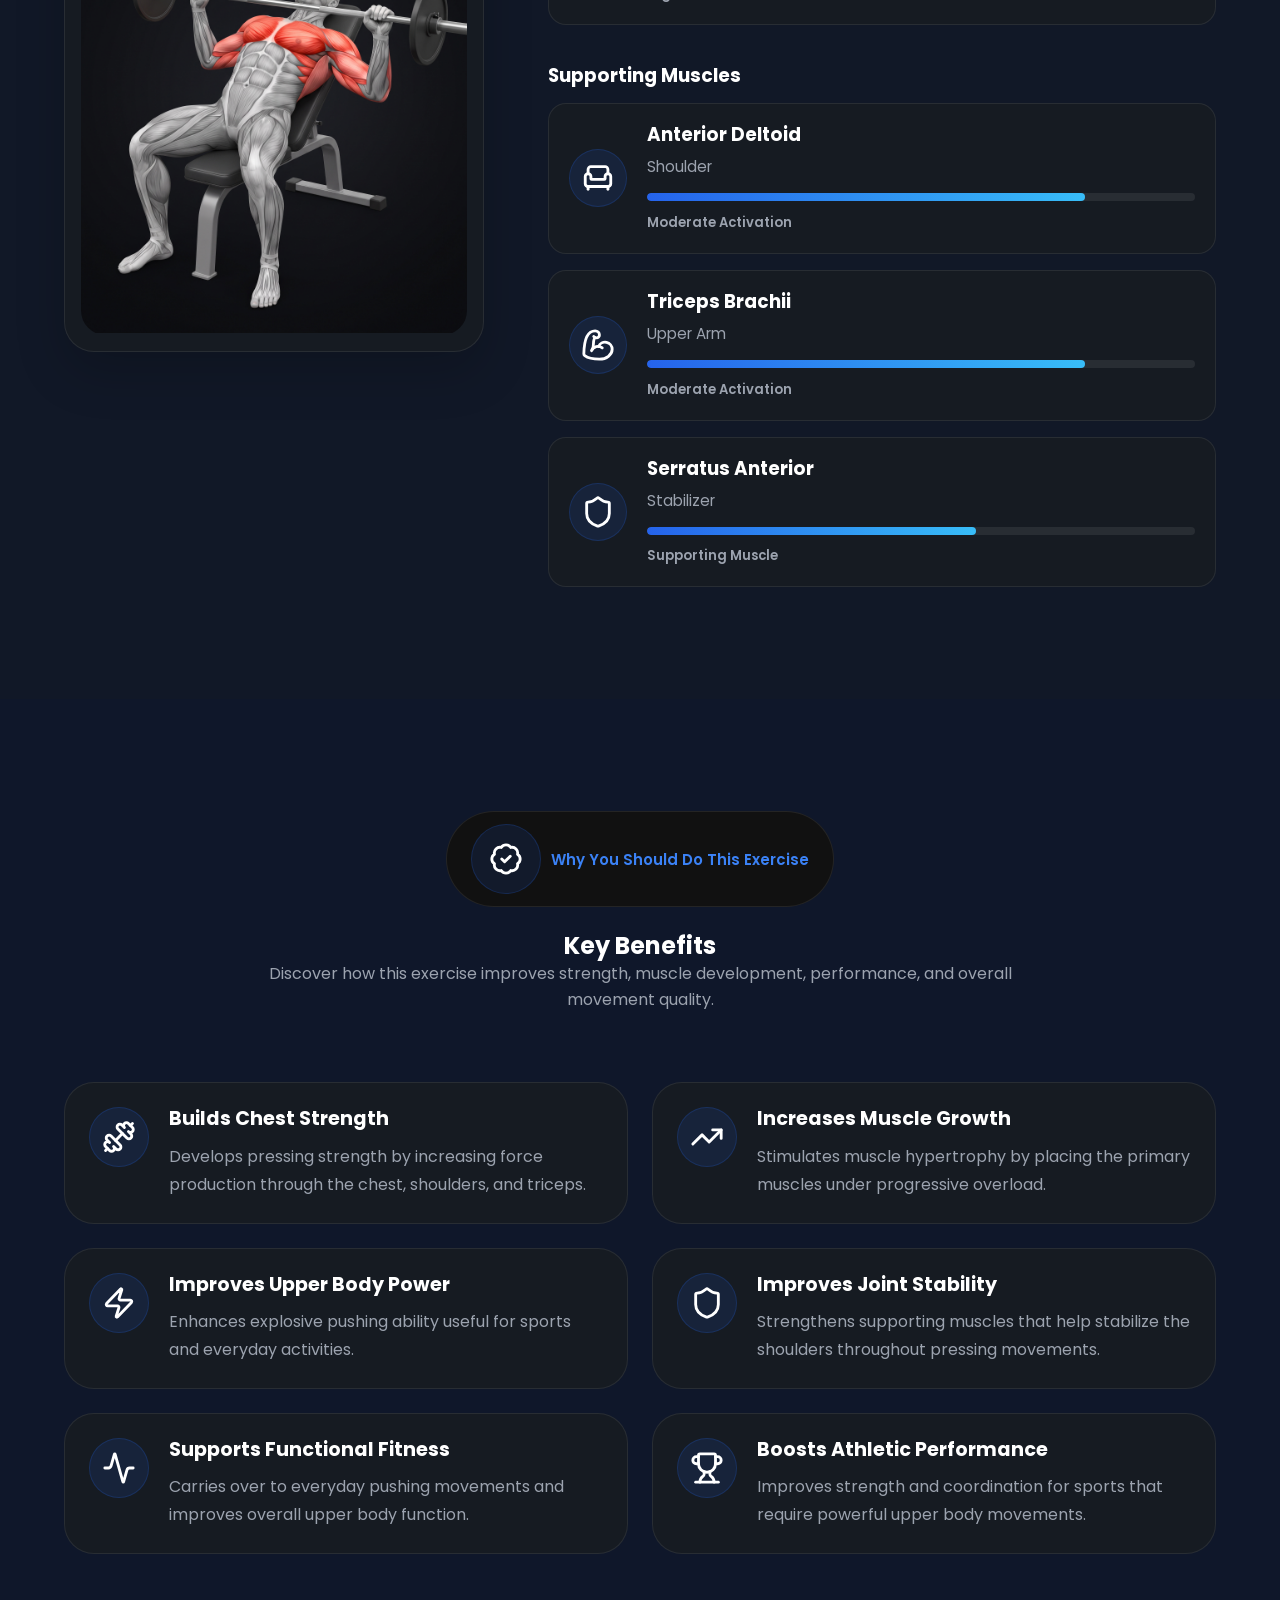
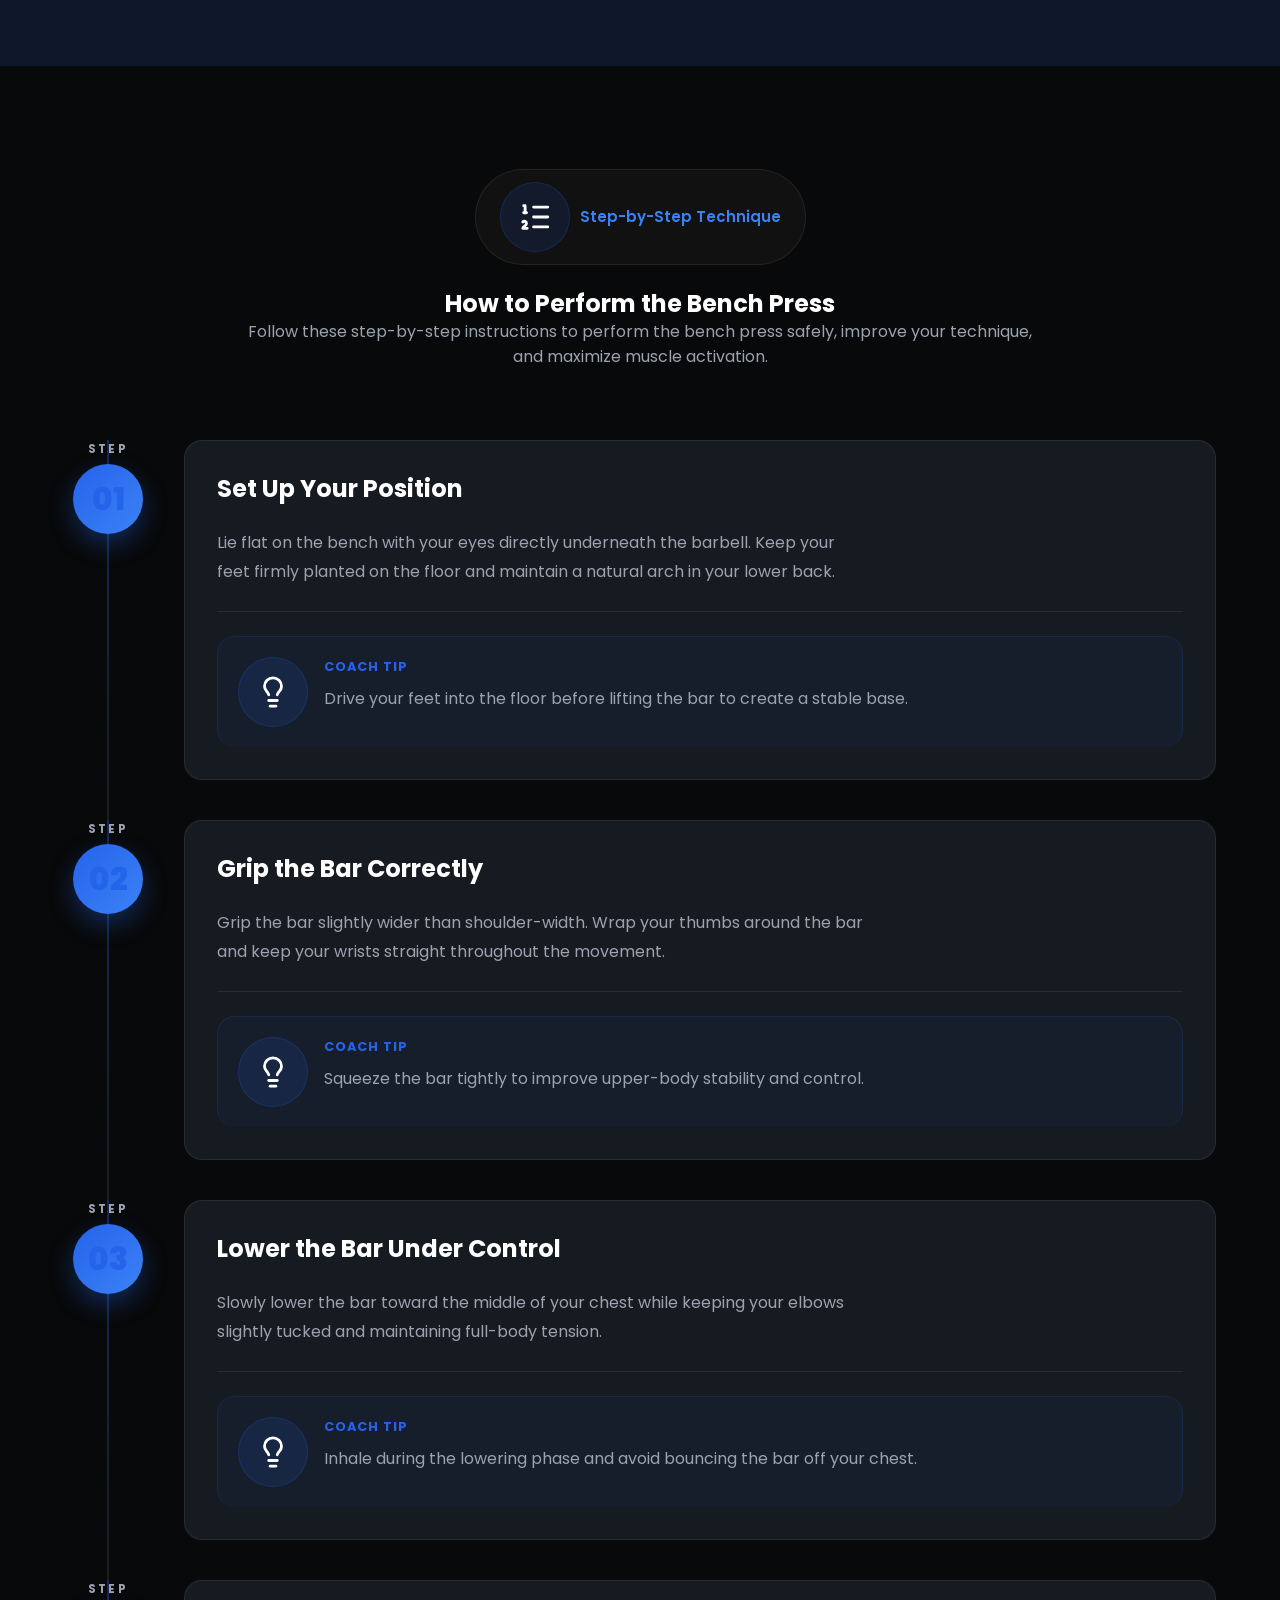
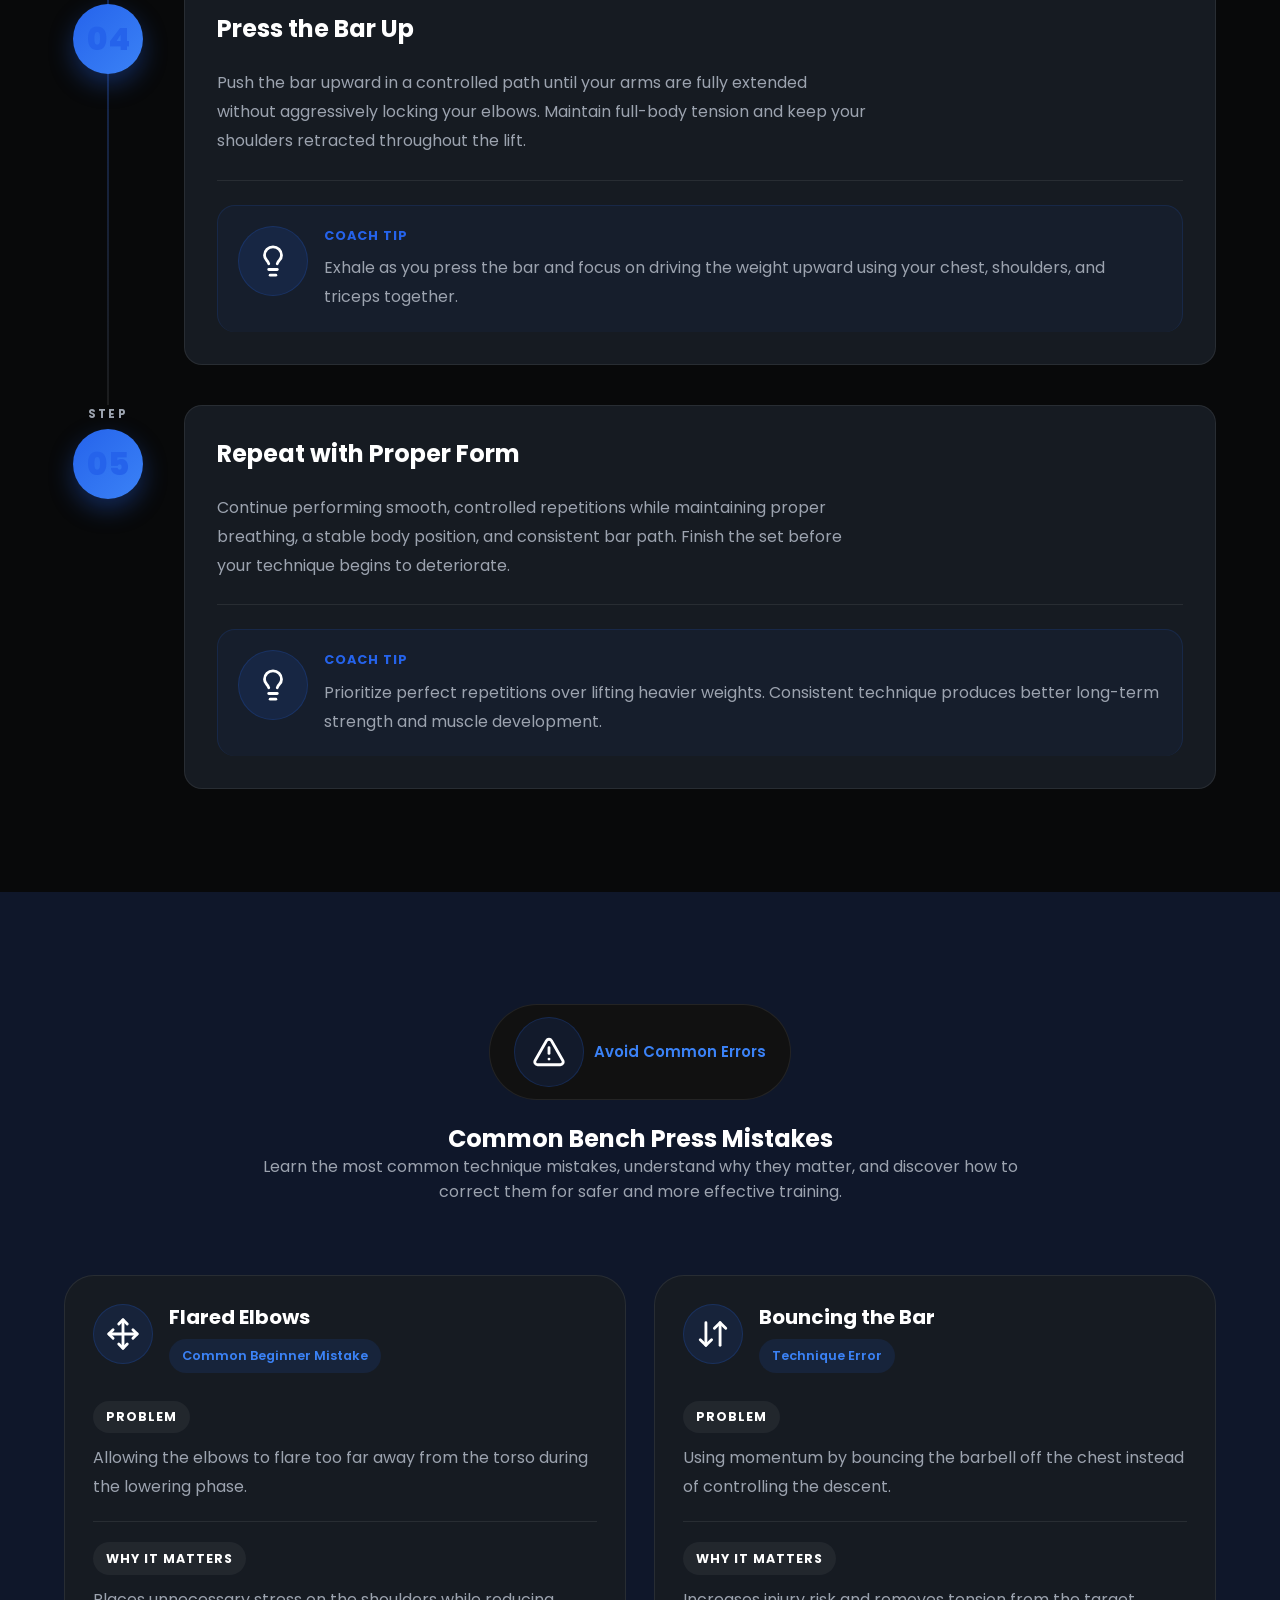
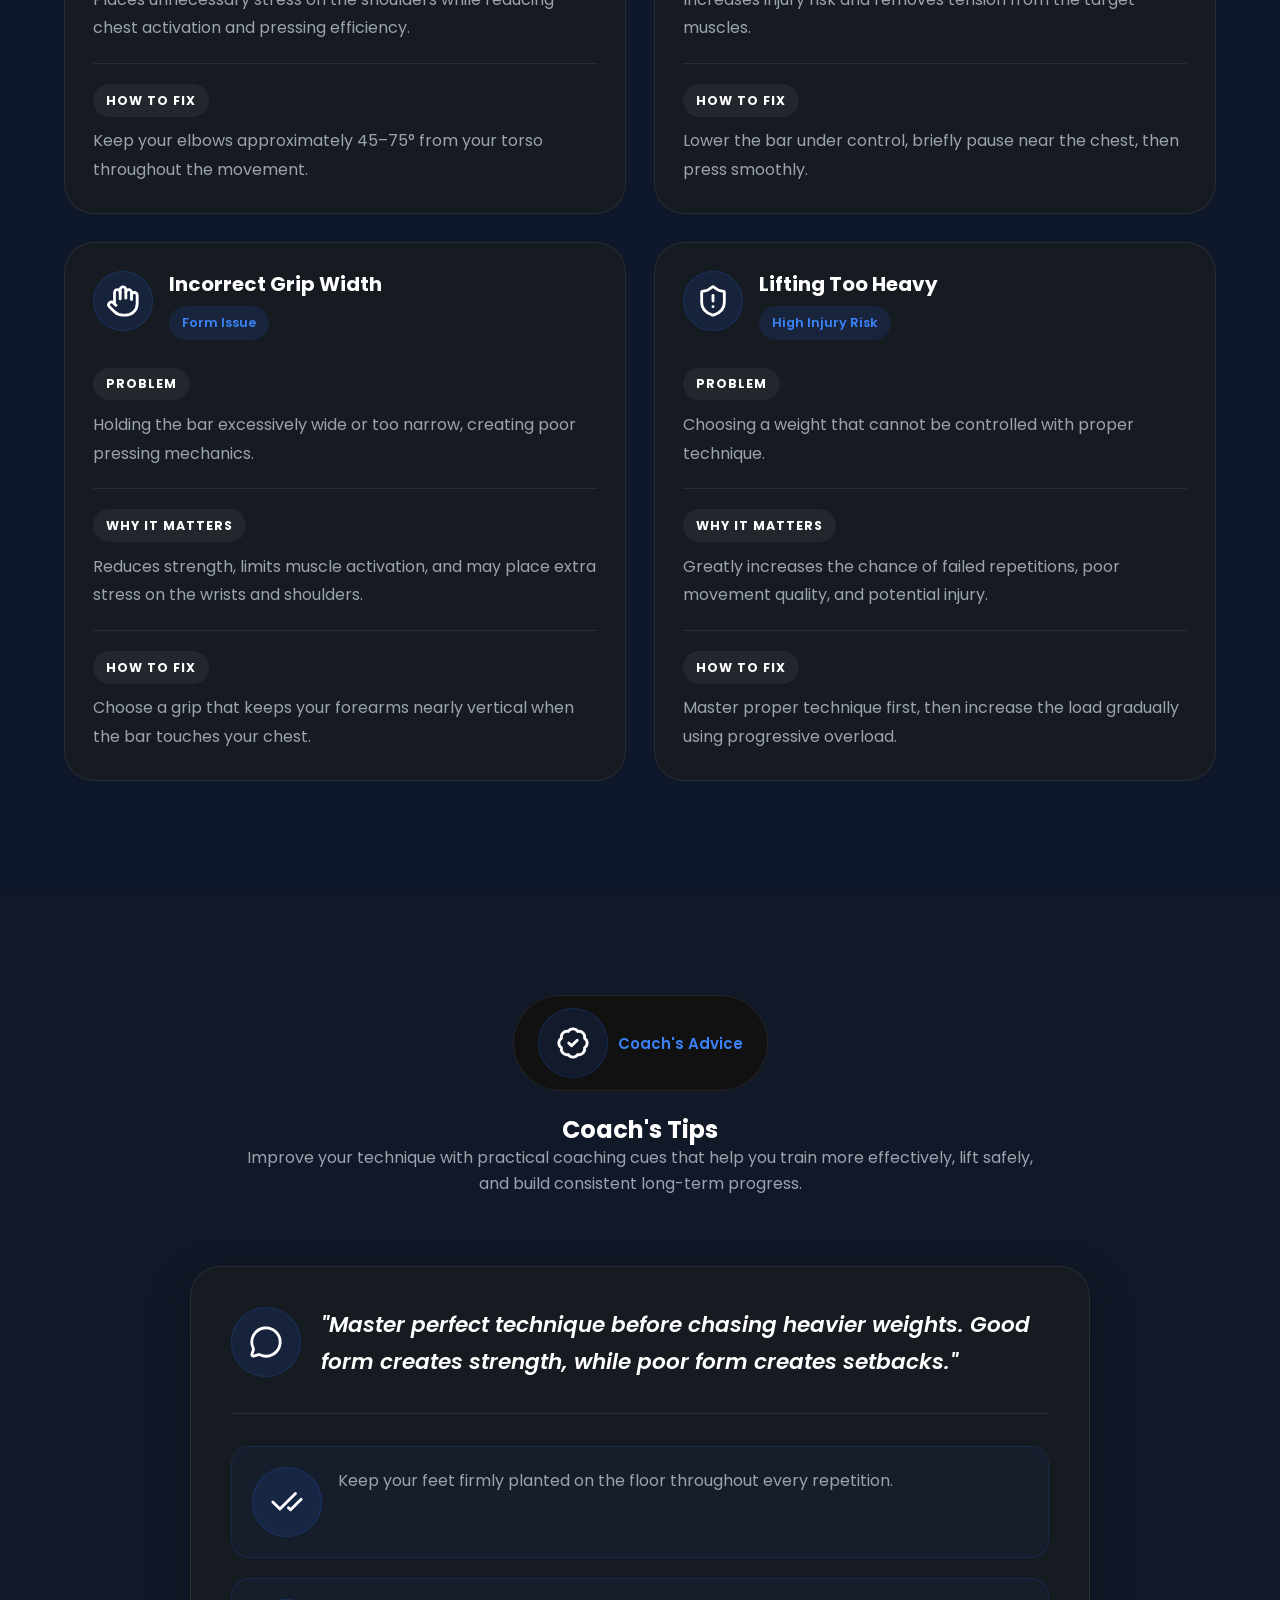
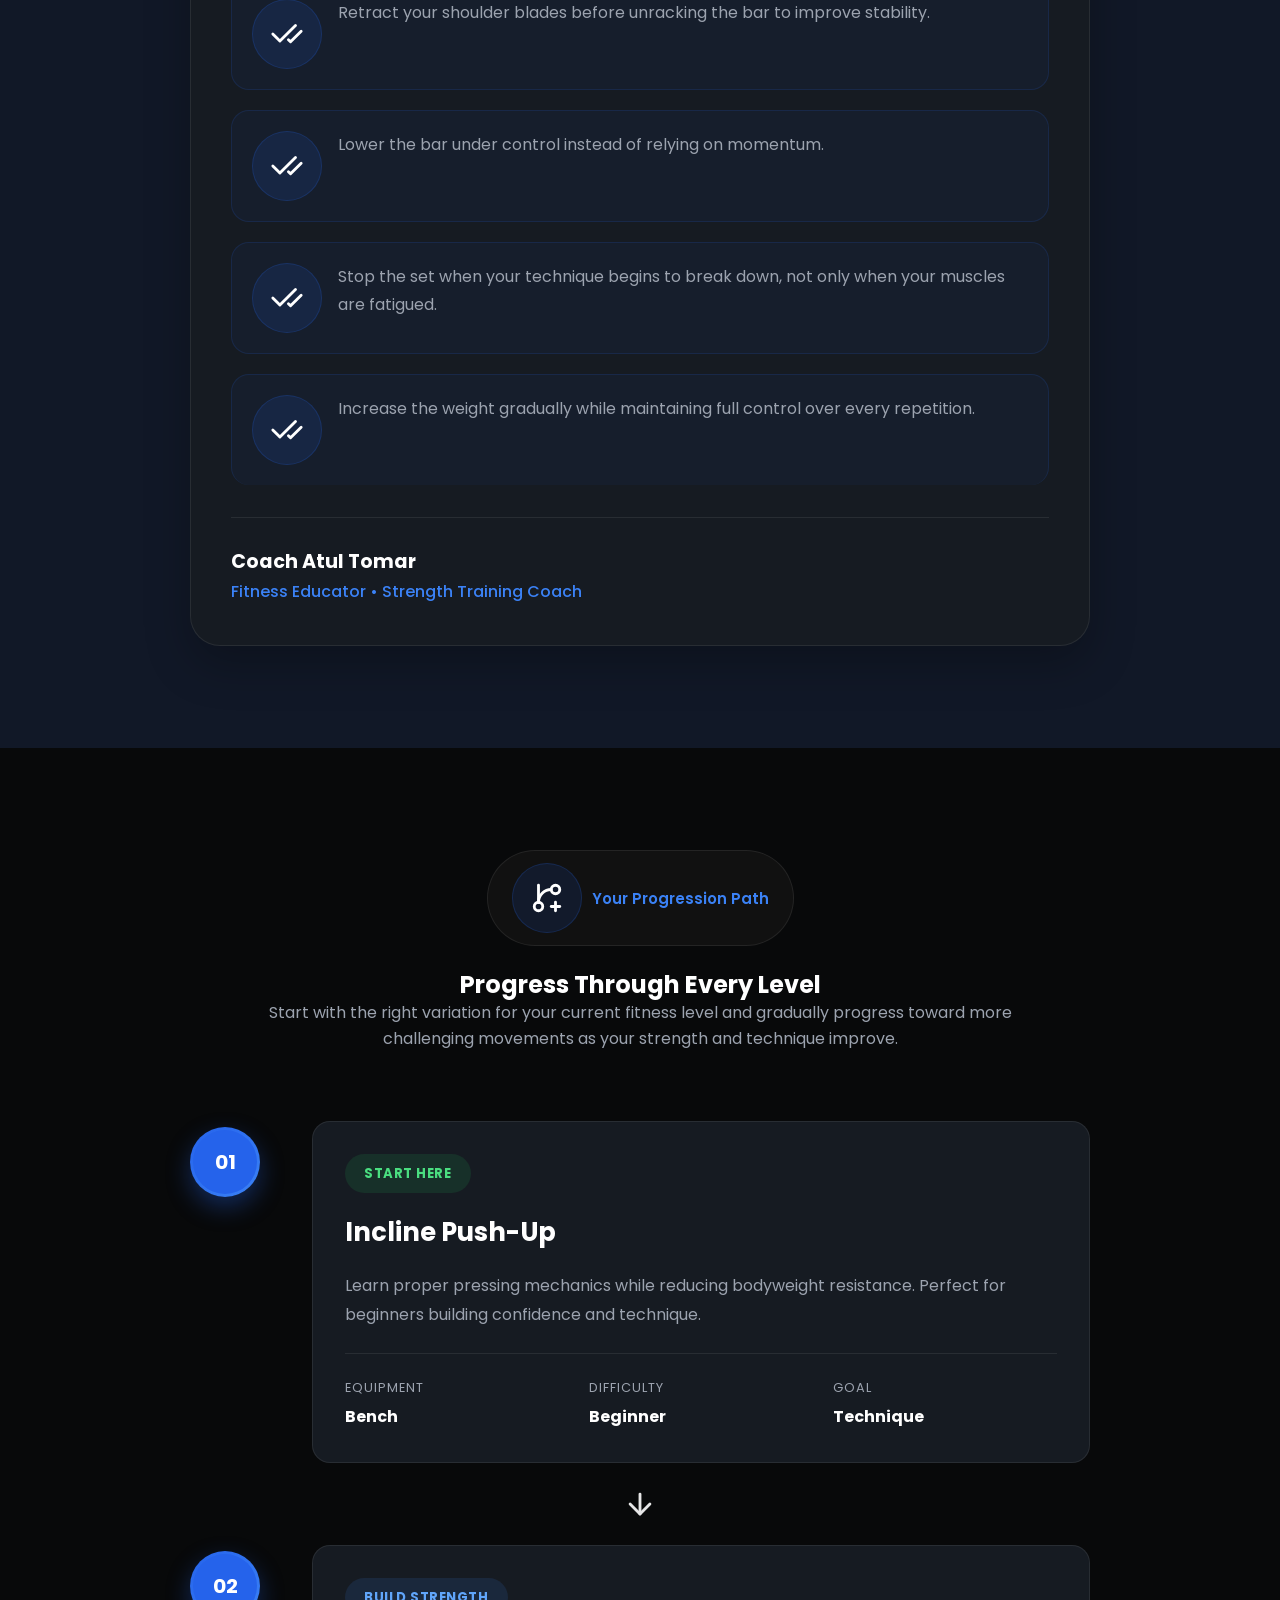
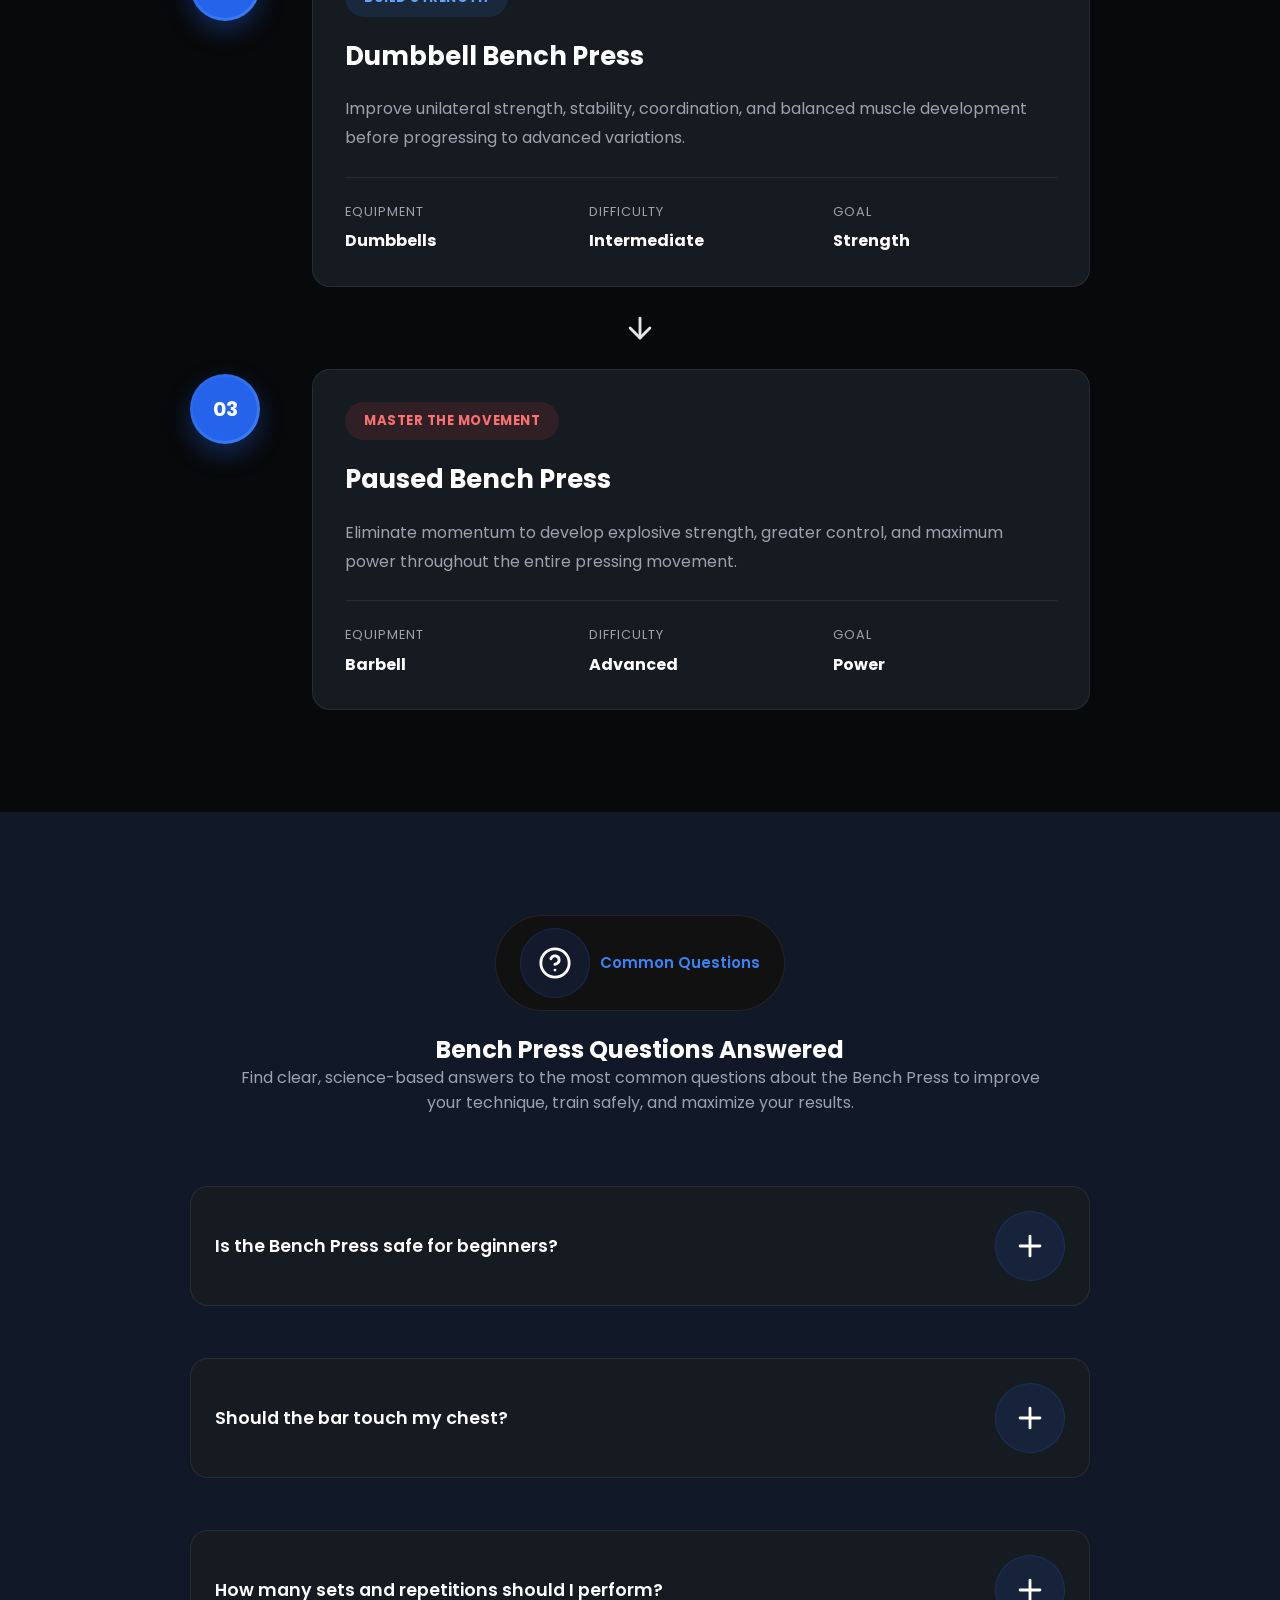
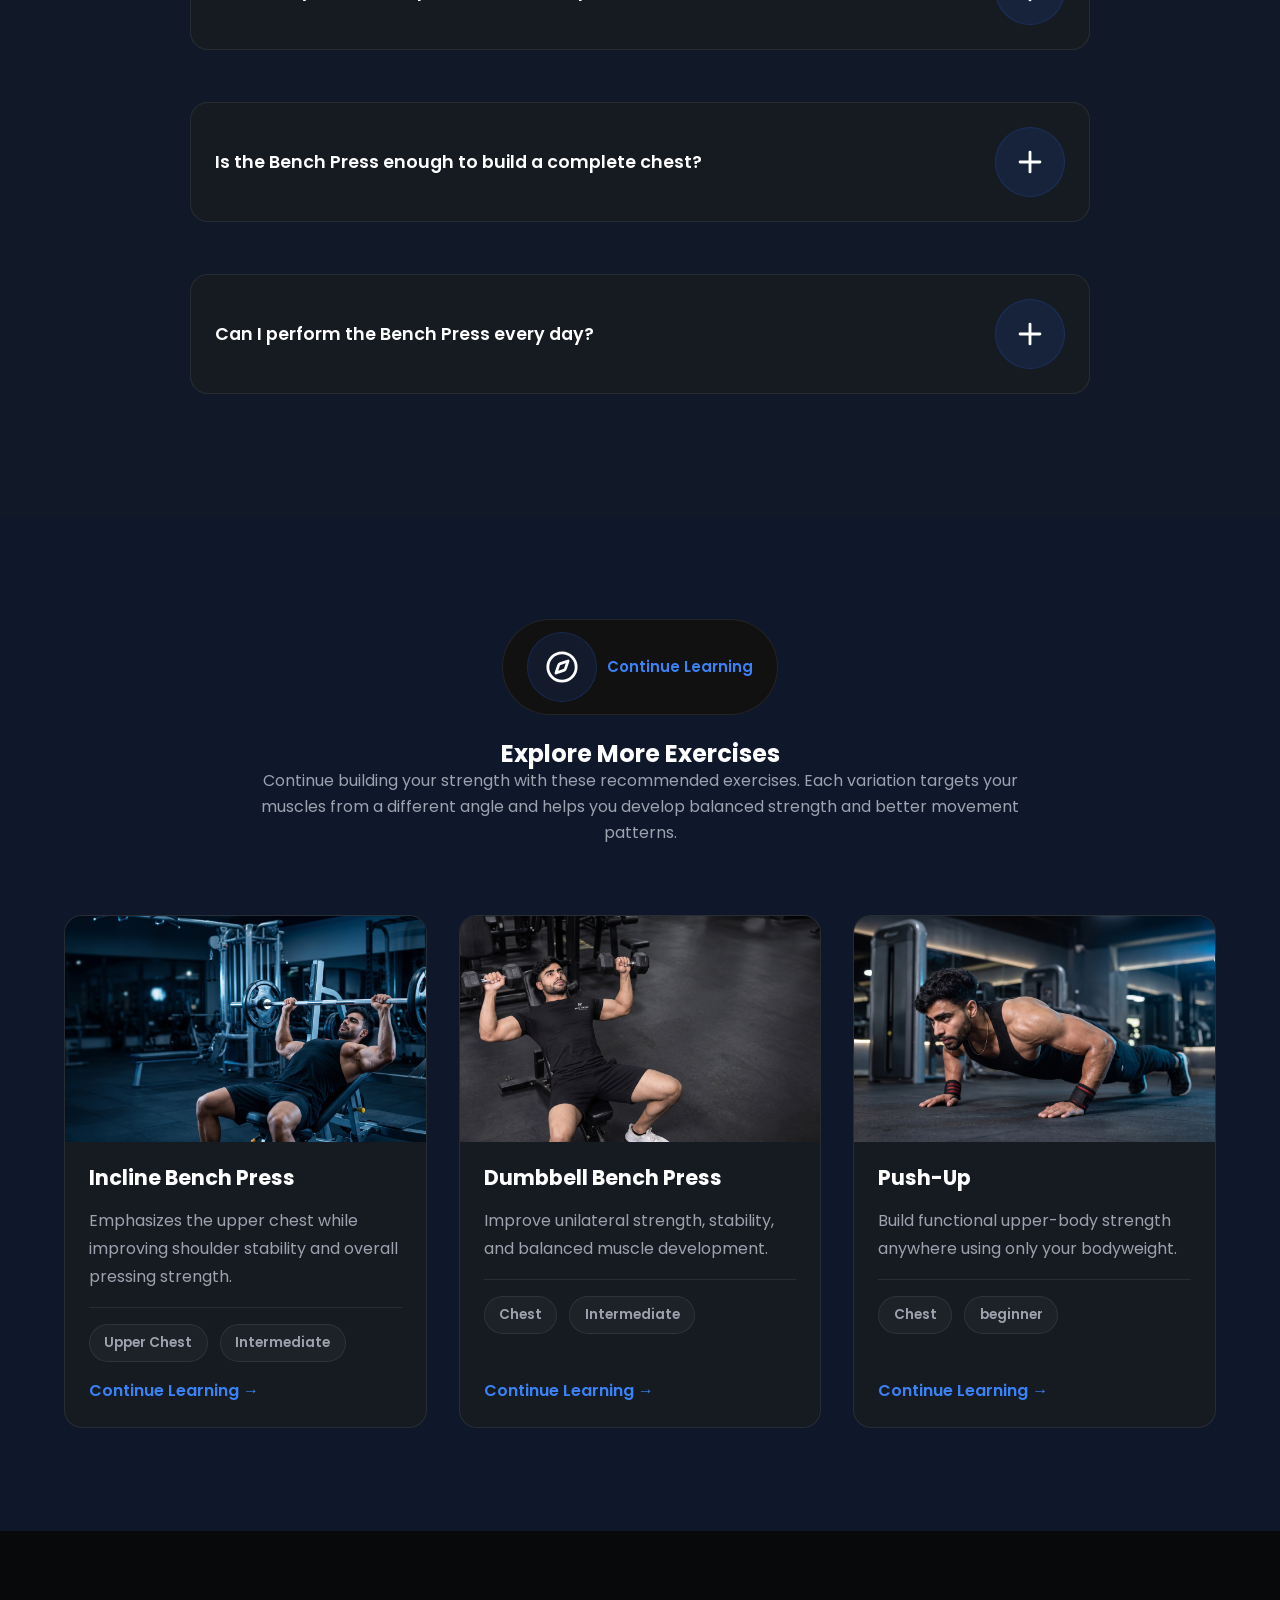
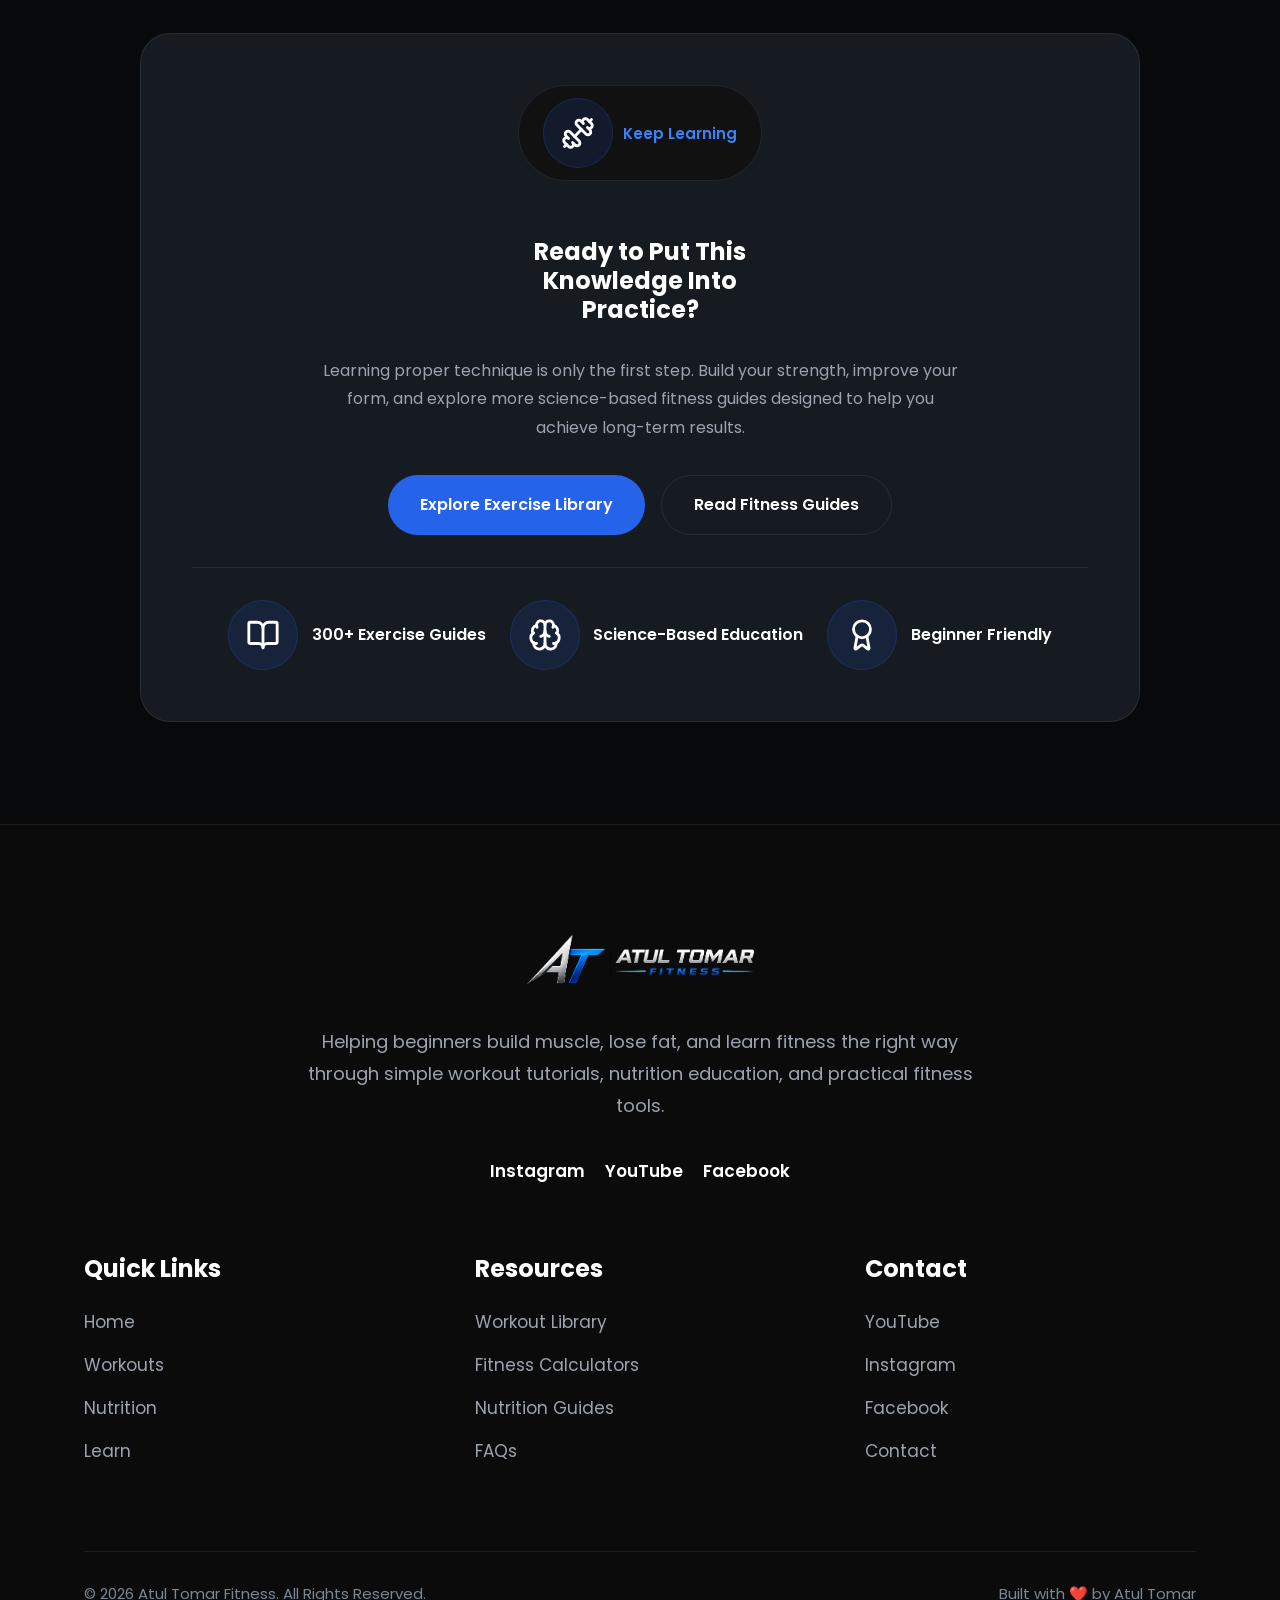
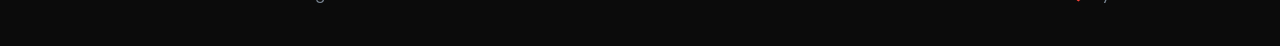
<file: exercises/bench-press.html>
<!DOCTYPE html>
<html lang="en">

<head>

    <meta charset="UTF-8">

    <meta name="viewport" content="width=device-width, initial-scale=1.0">

    <title>Atul Tomar Fitness</title>

  <link rel="stylesheet" href="../css/style.css">
<link rel="stylesheet" href="css/exercise.css">

</head>
<body>
<!-- ===================================
     HEADER / NAVIGATION
==================================== -->

<header class="site-header">

    <div class="container">

        <nav class="main-nav" aria-label="Primary Navigation">

            <!-- ==================================================
                 LOGO
            =================================================== -->

            <a href="../index.html" class="nav-logo">

                <img
                    src="../images/horizontal-logo.png"
                    alt="Atul Tomar Fitness Logo"
                    class="logo-image">

            </a>

            <!-- ==================================================
                 PRIMARY NAVIGATION
            =================================================== -->

            <ul
                class="nav-menu"
                id="primary-menu">

                <li class="nav-item">
                    <a href="../index.html" class="nav-link">
                        Home
                    </a>
                </li>

                <li class="nav-item">
                    <a href="../workouts.html" class="nav-link active">
                        Workouts
                    </a>
                </li>

                <li class="nav-item">
                    <a href="../nutrition.html" class="nav-link">
                        Nutrition
                    </a>
                </li>

                <li class="nav-item">
                    <a href="../calculators.html" class="nav-link">
                        Calculators
                    </a>
                </li>

                <li class="nav-item">
                    <a href="../learn.html" class="nav-link">
                        Learn
                    </a>
                </li>

                <li class="nav-item">
                    <a href="../about.html" class="nav-link">
                        About
                    </a>
                </li>

                <li class="nav-item">
                    <a href="../contact.html" class="nav-link">
                        Contact
                    </a>
                </li>

            </ul>

            <!-- ==================================================
                 NAVIGATION ACTIONS
            =================================================== -->

            <div class="nav-actions">

                <a
                    href="https://www.youtube.com/@AtulTomarFitness"
                    target="_blank"
                    rel="noopener noreferrer"
                    class="subscribe-btn">

                    ▶ Subscribe

                </a>

                <!-- Mobile Menu Button -->

                <button
                    class="menu-toggle"
                    type="button"
                    aria-label="Toggle navigation"
                    aria-expanded="false"
                    aria-controls="primary-menu">

                    <img
                        src="../images/icons/menu.svg"
                        alt=""
                        class="menu-icon"
                        aria-hidden="true">

                </button>

            </div>

        </nav>

    </div>

</header>
<!-- ==========================================================
     EXERCISE HERO
========================================================== -->

<!-- ==========================================================
     EXERCISE HERO
========================================================== -->

<section class="exercise-hero" aria-labelledby="exercise-title">

    <div class="container">

        <div class="hero-grid">

            <!-- ==========================================
                 HERO CONTENT
            ========================================== -->

            <div class="hero-content">

                <!-- Breadcrumb -->

                <nav class="breadcrumb" aria-label="Breadcrumb">

                    <a href="../index.html">Home</a>

                    <span>/</span>

                    <a href="../workouts.html">Workouts</a>

                    <span>/</span>

                    <a href="#">Chest</a>

                    <span>/</span>

                    <span
                        class="current-page"
                        aria-current="page">

                        Bench Press

                    </span>

                </nav>

                <!-- Exercise Badge -->

                <div class="hero-badge">

                    <img
                        src="../images/icons/dumbbell.svg"
                        alt=""
                        aria-hidden="true">

                    <span>

                        Exercise Guide

                    </span>

                </div>

                <!-- Heading -->

                <div class="hero-heading">

                    <h1 id="exercise-title">

                        Bench Press

                    </h1>

                    <p class="hero-tagline">

                        Master Proper Form,
                        Build Strength &
                        Maximize Chest Growth

                    </p>

                </div>

                <!-- Description -->

                <p class="hero-description">

                    The Bench Press is one of the most effective compound
                    exercises for building upper-body strength, increasing
                    muscle mass, and improving pushing power. Learn proper
                    technique, avoid common mistakes, and maximize your
                    chest development safely.

                </p>

                <!-- Highlights -->

                <div class="hero-highlights">

                    <div class="hero-highlight">

                        <div class="icon-circle">

                            <img
                                src="../images/icons/circle-check-big.svg"
                                alt=""
                                aria-hidden="true">

                        </div>

                        <div class="highlight-content">

                            <span>

                                Step-by-Step Instructions

                            </span>

                        </div>

                    </div>

                    <div class="hero-highlight">

                        <div class="icon-circle">

                            <img
                                src="../images/icons/shield-check.svg"
                                alt=""
                                aria-hidden="true">

                        </div>

                        <div class="highlight-content">

                            <span>

                                Science-Based Guidance

                            </span>

                        </div>

                    </div>

                    <div class="hero-highlight">

                        <div class="icon-circle">

                            <img
                                src="../images/icons/triangle-alert.svg"
                                alt=""
                                aria-hidden="true">

                        </div>

                        <div class="highlight-content">

                            <span>

                                Common Mistakes Explained

                            </span>

                        </div>

                    </div>

                </div>

                <!-- Buttons -->

                <div class="hero-actions">

                    <a
                        href="#how-to"
                        class="primary-btn">

                        Learn Technique

                    </a>

                    <a
                        href="#benefits"
                        class="secondary-btn">

                        View Benefits

                    </a>

                </div>

            </div>

            <!-- ==========================================
                 HERO MEDIA
            ========================================== -->

            <div class="hero-media">

                <!-- Exercise Image -->

                <div class="hero-image-card">

                    <img
                        src="images/benchpress/bench-press.jpeg"
                        alt="Barbell Bench Press demonstration"
                        loading="eager"
                        decoding="async">

                </div>

                <!-- Exercise Specifications -->

                <div class="hero-specifications">

                    <article class="specification-card">

                        <div class="icon-circle">

                            <img
                                src="../images/icons/activity.svg"
                                alt=""
                                aria-hidden="true">

                        </div>

                        <div class="specification-content">

                            <h4>

                                Primary Muscle

                            </h4>

                            <p>

                                Chest

                            </p>

                        </div>

                    </article>

                    <article class="specification-card">

                        <div class="icon-circle">

                            <img
                                src="../images/icons/dumbbell.svg"
                                alt=""
                                aria-hidden="true">

                        </div>

                        <div class="specification-content">

                            <h4>

                                Equipment

                            </h4>

                            <p>

                                Barbell

                            </p>

                        </div>

                    </article>

                    <article class="specification-card">

                        <div class="icon-circle">

                            <img
                                src="../images/icons/trending-up.svg"
                                alt=""
                                aria-hidden="true">

                        </div>

                        <div class="specification-content">

                            <h4>

                                Difficulty

                            </h4>

                            <p>

                                Intermediate

                            </p>

                        </div>

                    </article>

                    <article class="specification-card">

                        <div class="icon-circle">

                            <img
                                src="../images/icons/layers.svg"
                                alt=""
                                aria-hidden="true">

                        </div>

                        <div class="specification-content">

                            <h4>

                                Exercise Type

                            </h4>

                            <p>

                                Compound

                            </p>

                        </div>

                    </article>

                </div>

            </div>

        </div>

    </div>

</section>
<!-- ==========================================================
     MUSCLES WORKED
========================================================== -->

<section class="muscles-worked" id="muscles-worked">

    <div class="container">

        <!-- ==========================================
             SECTION HEADER
        ========================================== -->

        <div class="section-header">

            <span class="section-badge">

                <div class="icon-circle">

                    <img
                        src="../images/icons/activity.svg"
                        alt=""
                        aria-hidden="true">

                </div>

                Target Muscle Groups

            </span>

            <h2>

                Muscles Worked

            </h2>

            <p>

                Understand which muscles are primarily responsible for this exercise and which supporting muscles assist throughout the movement.

            </p>

        </div>

        <!-- ==========================================
             CONTENT GRID
        ========================================== -->

        <div class="muscles-grid">

            <!-- ==========================================
                 ANATOMY
            ========================================== -->

            <aside class="muscles-anatomy">

                <figure class="anatomy-card">

                    <img
                        src="../exercises/images/benchpress/bench-press-anatomy.jpeg"
                        alt="Bench Press muscle anatomy illustration"
                        loading="lazy">

                </figure>

            </aside>

            <!-- ==========================================
                 MUSCLE LIST
            ========================================== -->

            <div class="muscles-list">

                <!-- ==========================
                     PRIMARY MUSCLE
                ========================== -->

                <div class="muscle-group">

                    <div class="group-header">

                        <h3>

                            Primary Target

                        </h3>

                    </div>

                    <article class="muscle-card">

                        <div class="muscle-icon">

                            <div class="icon-circle">

                                <img
                                    src="../images/icons/target.svg"
                                    alt=""
                                    aria-hidden="true">

                            </div>

                        </div>

                        <div class="muscle-content">

                            <h4>

                                Pectoralis Major

                            </h4>

                            <p>

                                Main Target Muscle

                            </p>

                            <div class="activation-meter">

                                <span class="meter-fill level-5"></span>

                            </div>

                            <span class="activation-label">

                                High Activation

                            </span>

                        </div>

                    </article>

                </div>

                <!-- ==========================
                     SUPPORTING MUSCLES
                ========================== -->

                <div class="muscle-group">

                    <div class="group-header">

                        <h3>

                            Supporting Muscles

                        </h3>

                    </div>

                    <!-- Card -->

                    <article class="muscle-card">

                        <div class="muscle-icon">

                            <div class="icon-circle">

                                <img
                                    src="../images/icons/armchair.svg"
                                    alt=""
                                    aria-hidden="true">

                            </div>

                        </div>

                        <div class="muscle-content">

                            <h4>

                                Anterior Deltoid

                            </h4>

                            <p>

                                Shoulder

                            </p>

                            <div class="activation-meter">

                                <span class="meter-fill level-4"></span>

                            </div>

                            <span class="activation-label">

                                Moderate Activation

                            </span>

                        </div>

                    </article>

                    <!-- Card -->

                    <article class="muscle-card">

                        <div class="muscle-icon">

                            <div class="icon-circle">

                                <img
                                    src="../images/icons/biceps-flexed.svg"
                                    alt=""
                                    aria-hidden="true">

                            </div>

                        </div>

                        <div class="muscle-content">

                            <h4>

                                Triceps Brachii

                            </h4>

                            <p>

                                Upper Arm

                            </p>

                            <div class="activation-meter">

                                <span class="meter-fill level-4"></span>

                            </div>

                            <span class="activation-label">

                                Moderate Activation

                            </span>

                        </div>

                    </article>

                    <!-- Card -->

                    <article class="muscle-card">

                        <div class="muscle-icon">

                            <div class="icon-circle">

                                <img
                                    src="../images/icons/shield.svg"
                                    alt=""
                                    aria-hidden="true">

                            </div>

                        </div>

                        <div class="muscle-content">

                            <h4>

                                Serratus Anterior

                            </h4>

                            <p>

                                Stabilizer

                            </p>

                            <div class="activation-meter">

                                <span class="meter-fill level-3"></span>

                            </div>

                            <span class="activation-label">

                                Supporting Muscle

                            </span>

                        </div>

                    </article>

                </div>

            </div>

        </div>

    </div>

</section>
<!-- ==========================================================
     BENEFITS
========================================================== -->

<section class="exercise-benefits" id="benefits">

    <div class="container">

        <!-- Section Header -->

        <div class="section-header">

            <span class="section-badge">

                <div class="icon-circle">

                    <img src="../images/icons/badge-check.svg"
                         alt=""
                         aria-hidden="true">

                </div>

                Why You Should Do This Exercise

            </span>

            <h2>

                Key Benefits

            </h2>

            <p>

                Discover how this exercise improves strength, muscle development, performance, and overall movement quality.

            </p>

        </div>


        <!-- Benefits List -->

        <div class="benefits-list">


            <article class="benefit-item">

                <div class="icon-circle">

                    <img src="../images/icons/dumbbell.svg"
                         alt=""
                         aria-hidden="true">

                </div>

                <div class="benefit-content">

                    <h3>

                        Builds Chest Strength

                    </h3>

                    <p>

                        Develops pressing strength by increasing force production through the chest, shoulders, and triceps.

                    </p>

                </div>

            </article>


            <article class="benefit-item">

                <div class="icon-circle">

                    <img src="../images/icons/trending-up.svg"
                         alt=""
                         aria-hidden="true">

                </div>

                <div class="benefit-content">

                    <h3>

                        Increases Muscle Growth

                    </h3>

                    <p>

                        Stimulates muscle hypertrophy by placing the primary muscles under progressive overload.

                    </p>

                </div>

            </article>


            <article class="benefit-item">

                <div class="icon-circle">

                    <img src="../images/icons/zap.svg"
                         alt=""
                         aria-hidden="true">

                </div>

                <div class="benefit-content">

                    <h3>

                        Improves Upper Body Power

                    </h3>

                    <p>

                        Enhances explosive pushing ability useful for sports and everyday activities.

                    </p>

                </div>

            </article>


            <article class="benefit-item">

                <div class="icon-circle">

                    <img src="../images/icons/shield.svg"
                         alt=""
                         aria-hidden="true">

                </div>

                <div class="benefit-content">

                    <h3>

                        Improves Joint Stability

                    </h3>

                    <p>

                        Strengthens supporting muscles that help stabilize the shoulders throughout pressing movements.

                    </p>

                </div>

            </article>


            <article class="benefit-item">

                <div class="icon-circle">

                    <img src="../images/icons/activity.svg"
                         alt=""
                         aria-hidden="true">

                </div>

                <div class="benefit-content">

                    <h3>

                        Supports Functional Fitness

                    </h3>

                    <p>

                        Carries over to everyday pushing movements and improves overall upper body function.

                    </p>

                </div>

            </article>


            <article class="benefit-item">

                <div class="icon-circle">

                    <img src="../images/icons/trophy.svg"
                         alt=""
                         aria-hidden="true">

                </div>

                <div class="benefit-content">

                    <h3>

                        Boosts Athletic Performance

                    </h3>

                    <p>

                        Improves strength and coordination for sports that require powerful upper body movements.

                    </p>

                </div>

            </article>

        </div>

    </div>

</section>
<!-- ==========================================================
     HOW TO PERFORM
========================================================== -->

<section class="exercise-technique" id="how-to">

    <div class="container">

        <!-- ==========================================
             SECTION HEADER
        ========================================== -->

        <div class="section-header">

            <span class="section-badge">

                <div class="icon-circle">

                    <img
                        src="../images/icons/list-ordered.svg"
                        alt=""
                        aria-hidden="true">

                </div>

                Step-by-Step Technique

            </span>

            <h2>

                How to Perform the Bench Press

            </h2>

            <p>

                Follow these step-by-step instructions to perform the bench press safely, improve your technique, and maximize muscle activation.

            </p>

        </div>

        <!-- ==========================================
             TIMELINE
        ========================================== -->

        <div class="exercise-timeline">

            <!-- ==========================================
                 STEP 01
            ========================================== -->

            <article class="timeline-step">

                <div class="timeline-marker">

                    <span class="step-label">

                        STEP

                    </span>

                    <span class="step-number">

                        01

                    </span>

                </div>

                <div class="timeline-card">

                    <div class="timeline-header">

                        <h3>

                            Set Up Your Position

                        </h3>

                    </div>

                    <div class="timeline-description">

                        <p>

                            Lie flat on the bench with your eyes directly underneath the barbell. Keep your feet firmly planted on the floor and maintain a natural arch in your lower back.

                        </p>

                    </div>

                    <div class="coach-tip">

                        <div class="icon-circle">

                            <img
                                src="../images/icons/lightbulb.svg"
                                alt=""
                                aria-hidden="true">

                        </div>

                        <div class="coach-tip-content">

                            <span class="coach-tip-title">

                                Coach Tip

                            </span>

                            <p>

                                Drive your feet into the floor before lifting the bar to create a stable base.

                            </p>

                        </div>

                    </div>

                </div>

            </article>

            <!-- ==========================================
                 STEP 02
            ========================================== -->

            <article class="timeline-step">

                <div class="timeline-marker">

                    <span class="step-label">

                        STEP

                    </span>

                    <span class="step-number">

                        02

                    </span>

                </div>

                <div class="timeline-card">

                    <div class="timeline-header">

                        <h3>

                            Grip the Bar Correctly

                        </h3>

                    </div>

                    <div class="timeline-description">

                        <p>

                            Grip the bar slightly wider than shoulder-width. Wrap your thumbs around the bar and keep your wrists straight throughout the movement.

                        </p>

                    </div>

                    <div class="coach-tip">

                        <div class="icon-circle">

                            <img
                                src="../images/icons/lightbulb.svg"
                                alt=""
                                aria-hidden="true">

                        </div>

                        <div class="coach-tip-content">

                            <span class="coach-tip-title">

                                Coach Tip

                            </span>

                            <p>

                                Squeeze the bar tightly to improve upper-body stability and control.

                            </p>

                        </div>

                    </div>

                </div>

            </article>

            <!-- ==========================================
                 STEP 03
            ========================================== -->

            <article class="timeline-step">

                <div class="timeline-marker">

                    <span class="step-label">

                        STEP

                    </span>

                    <span class="step-number">

                        03

                    </span>

                </div>

                <div class="timeline-card">

                    <div class="timeline-header">

                        <h3>

                            Lower the Bar Under Control

                        </h3>

                    </div>

                    <div class="timeline-description">

                        <p>

                            Slowly lower the bar toward the middle of your chest while keeping your elbows slightly tucked and maintaining full-body tension.

                        </p>

                    </div>

                    <div class="coach-tip">

                        <div class="icon-circle">

                            <img
                                src="../images/icons/lightbulb.svg"
                                alt=""
                                aria-hidden="true">

                        </div>

                        <div class="coach-tip-content">

                            <span class="coach-tip-title">

                                Coach Tip

                            </span>

                            <p>

                                Inhale during the lowering phase and avoid bouncing the bar off your chest.

                            </p>

                        </div>

                    </div>

                </div>

            </article>
                        <!-- ==========================================
                 STEP 04
            ========================================== -->

            <article class="timeline-step">

                <div class="timeline-marker">

                    <span class="step-label">

                        STEP

                    </span>

                    <span class="step-number">

                        04

                    </span>

                </div>

                <div class="timeline-card">

                    <div class="timeline-header">

                        <h3>

                            Press the Bar Up

                        </h3>

                    </div>

                    <div class="timeline-description">

                        <p>

                            Push the bar upward in a controlled path until your arms are fully extended without aggressively locking your elbows. Maintain full-body tension and keep your shoulders retracted throughout the lift.

                        </p>

                    </div>

                    <div class="coach-tip">

                        <div class="icon-circle">

                            <img
                                src="../images/icons/lightbulb.svg"
                                alt=""
                                aria-hidden="true">

                        </div>

                        <div class="coach-tip-content">

                            <span class="coach-tip-title">

                                Coach Tip

                            </span>

                            <p>

                                Exhale as you press the bar and focus on driving the weight upward using your chest, shoulders, and triceps together.

                            </p>

                        </div>

                    </div>

                </div>

            </article>


            <!-- ==========================================
                 STEP 05
            ========================================== -->

            <article class="timeline-step">

                <div class="timeline-marker">

                    <span class="step-label">

                        STEP

                    </span>

                    <span class="step-number">

                        05

                    </span>

                </div>

                <div class="timeline-card">

                    <div class="timeline-header">

                        <h3>

                            Repeat with Proper Form

                        </h3>

                    </div>

                    <div class="timeline-description">

                        <p>

                            Continue performing smooth, controlled repetitions while maintaining proper breathing, a stable body position, and consistent bar path. Finish the set before your technique begins to deteriorate.

                        </p>

                    </div>

                    <div class="coach-tip">

                        <div class="icon-circle">

                            <img
                                src="../images/icons/lightbulb.svg"
                                alt=""
                                aria-hidden="true">

                        </div>

                        <div class="coach-tip-content">

                            <span class="coach-tip-title">

                                Coach Tip

                            </span>

                            <p>

                                Prioritize perfect repetitions over lifting heavier weights. Consistent technique produces better long-term strength and muscle development.

                            </p>

                        </div>

                    </div>

                </div>

            </article>

        </div>

    </div>

</section>
<!-- ==========================================================
     COMMON MISTAKES
========================================================== -->

<section class="common-mistakes" id="common-mistakes">

    <div class="container">

        <!-- Section Header -->

        <div class="section-header">

            <span class="section-badge">

                <div class="icon-circle">

                    <img src="../images/icons/triangle-alert.svg"
                         alt=""
                         aria-hidden="true">

                </div>

                Avoid Common Errors

            </span>

            <h2>

                Common Bench Press Mistakes

            </h2>

            <p>

                Learn the most common technique mistakes, understand why they matter, and discover how to correct them for safer and more effective training.

            </p>

        </div>


        <!-- Mistakes Grid -->

        <div class="mistakes-grid">


            <!-- Mistake 1 -->

            <article class="mistake-card">

                <div class="mistake-header">

                    <div class="icon-circle">

                        <img src="../images/icons/move.svg"
                             alt=""
                             aria-hidden="true">

                    </div>

                    <div>

                        <h3>

                            Flared Elbows

                        </h3>

                        <span class="mistake-level">

                            Common Beginner Mistake

                        </span>

                    </div>

                </div>


                <div class="mistake-body">

                    <div class="mistake-section">

                        <span class="mistake-label">

                            Problem

                        </span>

                        <p>

                            Allowing the elbows to flare too far away from the torso during the lowering phase.

                        </p>

                    </div>


                    <div class="mistake-section">

                        <span class="mistake-label">

                            Why It Matters

                        </span>

                        <p>

                            Places unnecessary stress on the shoulders while reducing chest activation and pressing efficiency.

                        </p>

                    </div>


                    <div class="mistake-section">

                        <span class="mistake-label">

                            How to Fix

                        </span>

                        <p>

                            Keep your elbows approximately 45–75° from your torso throughout the movement.

                        </p>

                    </div>

                </div>

            </article>



            <!-- Mistake 2 -->

            <article class="mistake-card">

                <div class="mistake-header">

                    <div class="icon-circle">

                        <img src="../images/icons/arrow-down-up.svg"
                             alt=""
                             aria-hidden="true">

                    </div>

                    <div>

                        <h3>

                            Bouncing the Bar

                        </h3>

                        <span class="mistake-level">

                            Technique Error

                        </span>

                    </div>

                </div>


                <div class="mistake-body">

                    <div class="mistake-section">

                        <span class="mistake-label">

                            Problem

                        </span>

                        <p>

                            Using momentum by bouncing the barbell off the chest instead of controlling the descent.

                        </p>

                    </div>


                    <div class="mistake-section">

                        <span class="mistake-label">

                            Why It Matters

                        </span>

                        <p>

                            Increases injury risk and removes tension from the target muscles.

                        </p>

                    </div>


                    <div class="mistake-section">

                        <span class="mistake-label">

                            How to Fix

                        </span>

                        <p>

                            Lower the bar under control, briefly pause near the chest, then press smoothly.

                        </p>

                    </div>

                </div>

            </article>



            <!-- Mistake 3 -->

            <article class="mistake-card">

                <div class="mistake-header">

                    <div class="icon-circle">

                        <img src="../images/icons/hand.svg"
                             alt=""
                             aria-hidden="true">

                    </div>

                    <div>

                        <h3>

                            Incorrect Grip Width

                        </h3>

                        <span class="mistake-level">

                            Form Issue

                        </span>

                    </div>

                </div>


                <div class="mistake-body">

                    <div class="mistake-section">

                        <span class="mistake-label">

                            Problem

                        </span>

                        <p>

                            Holding the bar excessively wide or too narrow, creating poor pressing mechanics.

                        </p>

                    </div>


                    <div class="mistake-section">

                        <span class="mistake-label">

                            Why It Matters

                        </span>

                        <p>

                            Reduces strength, limits muscle activation, and may place extra stress on the wrists and shoulders.

                        </p>

                    </div>


                    <div class="mistake-section">

                        <span class="mistake-label">

                            How to Fix

                        </span>

                        <p>

                            Choose a grip that keeps your forearms nearly vertical when the bar touches your chest.

                        </p>

                    </div>

                </div>

            </article>



            <!-- Mistake 4 -->

            <article class="mistake-card">

                <div class="mistake-header">

                    <div class="icon-circle">

                        <img src="../images/icons/shield-alert.svg"
                             alt=""
                             aria-hidden="true">

                    </div>

                    <div>

                        <h3>

                            Lifting Too Heavy

                        </h3>

                        <span class="mistake-level">

                            High Injury Risk

                        </span>

                    </div>

                </div>


                <div class="mistake-body">

                    <div class="mistake-section">

                        <span class="mistake-label">

                            Problem

                        </span>

                        <p>

                            Choosing a weight that cannot be controlled with proper technique.

                        </p>

                    </div>


                    <div class="mistake-section">

                        <span class="mistake-label">

                            Why It Matters

                        </span>

                        <p>

                            Greatly increases the chance of failed repetitions, poor movement quality, and potential injury.

                        </p>

                    </div>


                    <div class="mistake-section">

                        <span class="mistake-label">

                            How to Fix

                        </span>

                        <p>

                            Master proper technique first, then increase the load gradually using progressive overload.

                        </p>

                    </div>

                </div>

            </article>

        </div>

    </div>

</section>
<!-- ==========================================================
     COACH'S TIPS
========================================================== -->

<section class="coach-tips" id="coach-tips">

    <div class="container">

        <!-- Section Header -->

        <div class="section-header">

            <span class="section-badge">

                <div class="icon-circle">

                    <img src="../images/icons/badge-check.svg"
                         alt=""
                         aria-hidden="true">

                </div>

                Coach's Advice

            </span>

            <h2>

                Coach's Tips

            </h2>

            <p>

                Improve your technique with practical coaching cues that help you train more effectively, lift safely, and build consistent long-term progress.

            </p>

        </div>


        <!-- Coach Card -->

        <div class="coach-card">


            <!-- Coach Quote -->

            <div class="coach-quote">

                <div class="icon-circle">

                    <img src="../images/icons/message-circle.svg"
                         alt=""
                         aria-hidden="true">

                </div>

                <blockquote>

                    "Master perfect technique before chasing heavier weights. Good form creates strength, while poor form creates setbacks."

                </blockquote>

            </div>


            <!-- Coaching Tips -->

            <div class="coach-tips-list">


                <div class="coach-tip">

                    <div class="icon-circle">

                        <img src="../images/icons/check-check.svg"
                             alt=""
                             aria-hidden="true">

                    </div>

                    <p>

                        Keep your feet firmly planted on the floor throughout every repetition.

                    </p>

                </div>


                <div class="coach-tip">

                    <div class="icon-circle">

                        <img src="../images/icons/check-check.svg"
                             alt=""
                             aria-hidden="true">

                    </div>

                    <p>

                        Retract your shoulder blades before unracking the bar to improve stability.

                    </p>

                </div>


                <div class="coach-tip">

                    <div class="icon-circle">

                        <img src="../images/icons/check-check.svg"
                             alt=""
                             aria-hidden="true">

                    </div>

                    <p>

                        Lower the bar under control instead of relying on momentum.

                    </p>

                </div>


                <div class="coach-tip">

                    <div class="icon-circle">

                        <img src="../images/icons/check-check.svg"
                             alt=""
                             aria-hidden="true">

                    </div>

                    <p>

                        Stop the set when your technique begins to break down, not only when your muscles are fatigued.

                    </p>

                </div>


                <div class="coach-tip">

                    <div class="icon-circle">

                        <img src="../images/icons/check-check.svg"
                             alt=""
                             aria-hidden="true">

                    </div>

                    <p>

                        Increase the weight gradually while maintaining full control over every repetition.

                    </p>

                </div>

            </div>


            <!-- Coach Footer -->

            <div class="coach-footer">

                <div class="coach-signature">

                    <h3>

                        Coach Atul Tomar

                    </h3>

                    <p>

                        Fitness Educator • Strength Training Coach

                    </p>

                </div>

            </div>

        </div>

    </div>

</section>
<!-- ==========================================================
     EXERCISE PROGRESSION
========================================================== -->

<section class="exercise-progression" id="exercise-progression">

    <div class="container">

        <!-- Section Header -->

        <div class="section-header">

            <span class="section-badge">

                <div class="icon-circle">

                    <img src="../images/icons/git-branch-plus.svg"
                         alt=""
                         aria-hidden="true">

                </div>

                Your Progression Path

            </span>

            <h2>

                Progress Through Every Level

            </h2>

            <p>

                Start with the right variation for your current fitness level and gradually progress toward more challenging movements as your strength and technique improve.

            </p>

        </div>


        <!-- ==================================================
             PROGRESSION ROADMAP
        =================================================== -->

        <div class="progression-roadmap">


            <!-- ==========================================
                 STEP 1
            =========================================== -->

            <article class="progression-step">

                <div class="step-number">

                    <span>01</span>

                </div>


                <div class="progression-card">

                    <span class="progression-level beginner">

                        START HERE

                    </span>

                    <h3>

                        Incline Push-Up

                    </h3>

                    <p>

                        Learn proper pressing mechanics while reducing bodyweight resistance. Perfect for beginners building confidence and technique.

                    </p>


                    <div class="progression-specs">

                        <div class="progression-spec">

                            <span>Equipment</span>

                            <strong>Bench</strong>

                        </div>

                        <div class="progression-spec">

                            <span>Difficulty</span>

                            <strong>Beginner</strong>

                        </div>

                        <div class="progression-spec">

                            <span>Goal</span>

                            <strong>Technique</strong>

                        </div>

                    </div>

                </div>

            </article>


            <!-- Connector -->

            <div class="progression-arrow">

                <img src="../images/icons/arrow-down.svg"
                     alt=""
                     aria-hidden="true">

            </div>


            <!-- ==========================================
                 STEP 2
            =========================================== -->

            <article class="progression-step">

                <div class="step-number">

                    <span>02</span>

                </div>


                <div class="progression-card">

                    <span class="progression-level intermediate">

                        BUILD STRENGTH

                    </span>

                    <h3>

                        Dumbbell Bench Press

                    </h3>

                    <p>

                        Improve unilateral strength, stability, coordination, and balanced muscle development before progressing to advanced variations.

                    </p>


                    <div class="progression-specs">

                        <div class="progression-spec">

                            <span>Equipment</span>

                            <strong>Dumbbells</strong>

                        </div>

                        <div class="progression-spec">

                            <span>Difficulty</span>

                            <strong>Intermediate</strong>

                        </div>

                        <div class="progression-spec">

                            <span>Goal</span>

                            <strong>Strength</strong>

                        </div>

                    </div>

                </div>

            </article>


            <!-- Connector -->

            <div class="progression-arrow">

                <img src="../images/icons/arrow-down.svg"
                     alt=""
                     aria-hidden="true">

            </div>


            <!-- ==========================================
                 STEP 3
            =========================================== -->

            <article class="progression-step">

                <div class="step-number">

                    <span>03</span>

                </div>


                <div class="progression-card">

                    <span class="progression-level advanced">

                        MASTER THE MOVEMENT

                    </span>

                    <h3>

                        Paused Bench Press

                    </h3>

                    <p>

                        Eliminate momentum to develop explosive strength, greater control, and maximum power throughout the entire pressing movement.

                    </p>


                    <div class="progression-specs">

                        <div class="progression-spec">

                            <span>Equipment</span>

                            <strong>Barbell</strong>

                        </div>

                        <div class="progression-spec">

                            <span>Difficulty</span>

                            <strong>Advanced</strong>

                        </div>

                        <div class="progression-spec">

                            <span>Goal</span>

                            <strong>Power</strong>

                        </div>

                    </div>

                </div>

            </article>

        </div>

    </div>

</section>
<!-- ==========================================================
     QUESTIONS ANSWERED
========================================================== -->

<section class="exercise-faq" id="exercise-faq">

    <div class="container">

        <!-- Section Header -->

        <div class="section-header">

            <span class="section-badge">

                <div class="icon-circle">

                    <img src="../images/icons/circle-question-mark.svg"
                         alt=""
                         aria-hidden="true">

                </div>

                Common Questions

            </span>

            <h2>

                Bench Press Questions Answered

            </h2>

            <p>

                Find clear, science-based answers to the most common questions about the Bench Press to improve your technique, train safely, and maximize your results.

            </p>

        </div>


        <!-- FAQ List -->

        <div class="faq-list">


            <!-- FAQ Item -->

            <article class="faq-item">

                <button class="faq-question"
                        type="button"
                        aria-expanded="false">

                    <span>

                        Is the Bench Press safe for beginners?

                    </span>

                    <div class="icon-circle">

                        <img src="../images/icons/plus.svg"
                             alt=""
                             aria-hidden="true">

                    </div>

                </button>

                <div class="faq-answer">

                    <p>

                        Yes. When performed with proper technique, an appropriate weight, and controlled repetitions, the Bench Press is a safe and effective exercise for beginners.

                    </p>

                </div>

            </article>


            <!-- FAQ Item -->

            <article class="faq-item">

                <button class="faq-question"
                        type="button"
                        aria-expanded="false">

                    <span>

                        Should the bar touch my chest?

                    </span>

                    <div class="icon-circle">

                        <img src="../images/icons/plus.svg"
                             alt=""
                             aria-hidden="true">

                    </div>

                </button>

                <div class="faq-answer">

                    <p>

                        In most cases, yes. Lower the bar under control until it lightly touches the mid-chest while maintaining shoulder stability and proper elbow position.

                    </p>

                </div>

            </article>


            <!-- FAQ Item -->

            <article class="faq-item">

                <button class="faq-question"
                        type="button"
                        aria-expanded="false">

                    <span>

                        How many sets and repetitions should I perform?

                    </span>

                    <div class="icon-circle">

                        <img src="../images/icons/plus.svg"
                             alt=""
                             aria-hidden="true">

                    </div>

                </button>

                <div class="faq-answer">

                    <p>

                        For muscle growth, perform 3–4 sets of 8–12 repetitions. For strength, use heavier loads for 3–6 repetitions while maintaining excellent technique.

                    </p>

                </div>

            </article>


            <!-- FAQ Item -->

            <article class="faq-item">

                <button class="faq-question"
                        type="button"
                        aria-expanded="false">

                    <span>

                        Is the Bench Press enough to build a complete chest?

                    </span>

                    <div class="icon-circle">

                        <img src="../images/icons/plus.svg"
                             alt=""
                             aria-hidden="true">

                    </div>

                </button>

                <div class="faq-answer">

                    <p>

                        The Bench Press is one of the best chest-building exercises, but combining it with incline, decline, and isolation movements produces more balanced development.

                    </p>

                </div>

            </article>


            <!-- FAQ Item -->

            <article class="faq-item">

                <button class="faq-question"
                        type="button"
                        aria-expanded="false">

                    <span>

                        Can I perform the Bench Press every day?

                    </span>

                    <div class="icon-circle">

                        <img src="../images/icons/plus.svg"
                             alt=""
                             aria-hidden="true">

                    </div>

                </button>

                <div class="faq-answer">

                    <p>

                        Daily Bench Press training is generally not recommended. Most people benefit from allowing 48–72 hours of recovery between intense chest training sessions.

                    </p>

                </div>

            </article>

        </div>

    </div>

</section>
<!-- ==========================================================
     EXPLORE MORE EXERCISES
========================================================== -->

<section class="related-exercises" id="related-exercises">

    <div class="container">

        <!-- Section Header -->

        <div class="section-header">

            <span class="section-badge">

                <div class="icon-circle">

                    <img src="../images/icons/compass.svg"
                         alt=""
                         aria-hidden="true">

                </div>

                Continue Learning

            </span>

            <h2>

                Explore More Exercises

            </h2>

            <p>

                Continue building your strength with these recommended exercises. Each variation targets your muscles from a different angle and helps you develop balanced strength and better movement patterns.

            </p>

        </div>


        <!-- Exercise Grid -->

        <div class="related-exercises-grid">


            <!-- Card 1 -->

            <article class="related-exercise-card">

                <div class="related-exercise-image">

                    <img src="../exercises/images/benchpress/incline-bench-press.jpeg"
                         alt="Incline Bench Press">

                </div>

                <div class="related-exercise-content">

                    <h3>

                        Incline Bench Press

                    </h3>

                    <p>

                        Emphasizes the upper chest while improving shoulder stability and overall pressing strength.

                    </p>

                  <div class="related-exercise-meta">

    <span class="meta-pill">

        Upper Chest

    </span>

    <span class="meta-pill">

        Intermediate

    </span>

</div>

                    <div class="related-link">

                        Continue Learning →

                    </div>

                </div>

            </article>


            <!-- Card 2 -->

            <article class="related-exercise-card">

                <div class="related-exercise-image">

                    <img src="../exercises/images/benchpress/dumbbell-bench-press.jpeg"
                         alt="Dumbbell Bench Press">

                </div>

                <div class="related-exercise-content">

                    <h3>

                        Dumbbell Bench Press

                    </h3>

                    <p>

                        Improve unilateral strength, stability, and balanced muscle development.

                    </p>

                  <div class="related-exercise-meta">

    <span class="meta-pill">

         Chest

    </span>

    <span class="meta-pill">

        Intermediate

    </span>

</div>

                    <div class="related-link">

                        Continue Learning →

                    </div>

                </div>

            </article>


            <!-- Card 3 -->

            <article class="related-exercise-card">

                <div class="related-exercise-image">

                    <img src="../exercises/images/benchpress/push-up.jpeg"
                         alt="Push-Up">

                </div>

                <div class="related-exercise-content">

                    <h3>

                        Push-Up

                    </h3>

                    <p>

                        Build functional upper-body strength anywhere using only your bodyweight.

                    </p>

                    <div class="related-exercise-meta">

    <span class="meta-pill">

         Chest

    </span>

    <span class="meta-pill">

        beginner

    </span>

</div>

                    <div class="related-link">

                        Continue Learning →

                    </div>

                </div>

            </article>

        </div>

    </div>

</section>
<!-- ==========================================================
     JOURNEY CTA
========================================================== -->

<section class="exercise-cta">

    <div class="container">

        <div class="exercise-cta-card">

            <!-- CTA Badge -->

            <span class="section-badge">

                <div class="icon-circle">

                    <img src="../images/icons/dumbbell.svg"
                         alt=""
                         aria-hidden="true">

                </div>

                Keep Learning

            </span>


            <!-- CTA Heading -->

            <h2>

                Ready to Put This Knowledge Into Practice?

            </h2>


            <!-- CTA Description -->

            <p>

                Learning proper technique is only the first step. Build your strength, improve your form, and explore more science-based fitness guides designed to help you achieve long-term results.

            </p>


            <!-- CTA Buttons -->

            <div class="exercise-cta-buttons">

                <a href="../workouts.html"
                   class="btn btn-primary">

                    Explore Exercise Library

                </a>

                <a href="../learn.html"
                   class="btn btn-secondary">

                    Read Fitness Guides

                </a>

            </div>


            <!-- CTA Highlights -->

            <div class="exercise-cta-highlights">

                <div class="cta-highlight">

                    <div class="icon-circle">

                        <img src="../images/icons/book-open.svg"
                             alt=""
                             aria-hidden="true">

                    </div>

                    <span>

                        300+ Exercise Guides

                    </span>

                </div>


                <div class="cta-highlight">

                    <div class="icon-circle">

                        <img src="../images/icons/brain.svg"
                             alt=""
                             aria-hidden="true">

                    </div>

                    <span>

                        Science-Based Education

                    </span>

                </div>


                <div class="cta-highlight">

                    <div class="icon-circle">

                        <img src="../images/icons/award.svg"
                             alt=""
                             aria-hidden="true">

                    </div>

                    <span>

                        Beginner Friendly

                    </span>

                </div>

            </div>

        </div>

    </div>

</section>
<!-- ================================================= -->
<!-- SECTION 11 : FOOTER -->
<!-- STATUS : COMPLETE -->
<!-- ================================================= -->

<footer class="footer">

    <div class="container">
<div class="footer-top">

    <div class="footer-logo-wrapper">
        <img src="../images/horizontal-logo.png"
             alt="Atul Tomar Fitness Logo"
             class="footer-logo">
    </div>

    <p class="footer-description">
        Helping beginners build muscle, lose fat, and learn fitness the right way
        through simple workout tutorials, nutrition education, and practical fitness tools.
    </p>

    <div class="footer-socials">
              <a href="https://www.instagram.com/atulfitness84/" target="_blank"   rel="noopener noreferrer">Instagram</a>

<a href="https://www.youtube.com/@AtulTomarFitness" target="_blank"   rel="noopener noreferrer">YouTube</a>

<a href="https://www.facebook.com/AtulTomarFitness" target="_blank"   rel="noopener noreferrer">
    Facebook
</a>

            </div>

        </div>


        <div class="footer-grid">

            <div class="footer-column">

                <h3>Quick Links</h3>

                <a href="../index.html">Home</a>

<a href="../workouts.html">Workouts</a>

<a href="../nutrition.html">Nutrition</a>

<a href="../learn.html">Learn</a>

            </div>


            <div class="footer-column">

                <h3>Resources</h3>

                <a href="../workouts.html">Workout Library</a>

<a href="../calculators.html">Fitness Calculators</a>

<a href="../nutrition.html">Nutrition Guides</a>

<a href="../learn.html">FAQs</a>

            </div>


            <div class="footer-column">

                <h3>Contact</h3>
<a href="https://www.youtube.com/@AtulTomarFitness" target="_blank"   rel="noopener noreferrer">YouTube</a>

<a href="https://www.instagram.com/atulfitness84/" target="_blank"   rel="noopener noreferrer">Instagram</a>

<a href="https://www.facebook.com/AtulTomarFitness" target="_blank"   rel="noopener noreferrer">
    Facebook
</a>

<a href="../contact.html">Contact</a>

            </div>

        </div>


        <div class="footer-bottom">

            <p>
                © 2026 Atul Tomar Fitness. All Rights Reserved.
            </p>

            <p>
                Built with ❤️ by Atul Tomar
            </p>

        </div>

    </div>

</footer>

<!-- ================================================= -->
<!-- END OF SECTION 11 -->
<!-- ================================================= -->
    <script src="js/exercise.js"></script>
</body>
</html>
</file>
<file: css/style.css>
/* ==========================================
   ATUL TOMAR FITNESS V2
   Main Stylesheet
========================================== */



/* ==========================================
   GOOGLE FONTS
========================================== */

@import url('https://fonts.googleapis.com/css2?family=Poppins:wght@300;400;500;600;700;800&display=swap');


html,
body{

    overflow-x:hidden;

}
/* ==========================================
   CSS RESET
========================================== */

*{
    margin:0;
    padding:0;
    box-sizing:border-box;
}

html{
    scroll-behavior:smooth;
}

body{
    font-family:'Poppins',sans-serif;
}

img{
    max-width:100%;
    display:block;
}

a{
    text-decoration:none;
    color:inherit;
}

ul{
    list-style:none;
}

button{
    border:none;
    background:none;
    cursor:pointer;
    font-family:inherit;
}

input,
textarea{
    font-family:inherit;
    outline:none;
}


.section-badge{

    display:inline-flex;

    align-items:center;

    justify-content:center;

    gap:.75rem;

    padding:.75rem 1.5rem;

    background:var(--card);

    border:1px solid var(--border);

    border-radius:999px;

    color:var(--primary);

    font-size:1rem;

    font-weight:600;

    line-height:1;

    margin-bottom:2rem;

}
.section-badge img{

    width:22px;

    height:22px;

    flex-shrink:0;

    display:block;

    object-fit:contain;

}
.btn-primary{

    display:inline-flex;

    align-items:center;

    justify-content:center;

    gap:.6rem;

    padding:1rem 2rem;

    border:none;

    border-radius:999px;

    background:var(--primary);

    color:var(--white);

    font-weight:600;

    text-decoration:none;

    cursor:pointer;

    transition:
        transform .3s ease,
        background .3s ease,
        box-shadow .3s ease;

}

.btn-primary:hover{

    background:var(--primary-dark);

    transform:translateY(-2px);

    box-shadow:0 14px 30px rgba(37,99,235,.25);

}

.btn-primary img{

    width:20px;

    height:20px;

    flex-shrink:0;

}
.btn-secondary{

    display:inline-flex;
    align-items:center;
    justify-content:center;
    gap:.75rem;

    padding:1rem 2rem;

    border:1px solid var(--border);

    border-radius:999px;

    background:transparent;

    color:var(--white);

    text-decoration:none;

    font-weight:600;

    transition:all .3s ease;

}
.btn-secondary:hover{

    border-color:var(--primary);

    background:rgba(37,99,235,.08);

    transform:translateY(-3px);

    box-shadow:0 12px 30px rgba(37,99,235,.20);

}
.btn-secondary img{

    width:22px;

    height:22px;

    flex-shrink:0;
   display:block;
}
.icon-circle{

    width:70px;
    height:70px;

    display:flex;
    justify-content:center;
    align-items:center;

    flex-shrink:0;

    border-radius:20px;

    background:linear-gradient(
        135deg,
        #4f8cff,
        #2563eb
    );

    border:1px solid rgba(255,255,255,.08);

       transition:
        transform .35s ease,
        background-color .35s ease,
        border-color .35s ease;


}

.icon-circle img{

    width:34px;

    height:34px;

    object-fit:contain;

    transition:all .35s ease;

}
.card-hover:hover .icon-circle{

    background:#2563eb;

    border-color:#2563eb;

    box-shadow:
        0 0 20px rgba(37,99,235,.45),
        0 0 40px rgba(37,99,235,.20);

    transform:translateY(-3px) scale(1.06);

}

.card-hover:hover .icon-circle img{

    transform:scale(1.08);

}
.primary-btn img,
.secondary-btn img{

    width:18px;

    height:18px;

    flex-shrink:0;

    transition:transform .3s ease;

}

.primary-btn:hover img,
.secondary-btn:hover img{

    transform:translateX(4px);

}
.icon-arrow{

    width:18px;

    height:18px;

    flex-shrink:0;

    transition:transform .3s ease;

}

a:hover .icon-arrow{

    transform:translateX(6px);

}
/* ==========================================
   ROOT VARIABLES
========================================== */

:root{

    /* Colors */

    --background:#08090A;
    --surface:#111827;
    --card:#161B22;

    --primary:#2563EB;
    --primary-light:#3B82F6;
    --accent:#38BDF8;

    --white:#FFFFFF;
    --gray:#9CA3AF;

    --border:rgba(255,255,255,.08);

    /* Layout */

    --container-width:1280px;

    --navbar-height:82px;

    /* Radius */

    --radius-small:10px;
    --radius-medium:18px;
    --radius-large:30px;

    /* Animation */

    --transition:.30s ease;

}



/* ==========================================
   GLOBAL STYLES
========================================== */

body{

    background:var(--background);

    color:var(--white);

    overflow-x:hidden;

    line-height:1.6;

}



.container{

    width:90%;

    max-width:var(--container-width);

    margin:auto;

}



section{

    padding:100px 0;

}



::selection{

    background:var(--primary);

    color:white;

}

.primary-btn,
.secondary-btn,
.program-btn,
.workout-btn{

    display:inline-flex;

    align-items:center;

    justify-content:center;

    gap:8px;

    white-space:nowrap;

}
.primary-btn img,
.secondary-btn img,
.program-btn img,
.workout-btn img{

    width:18px;

    height:18px;

    transition:transform .3s ease;

}
.primary-btn:hover img,
.secondary-btn:hover img,
.program-btn:hover img,
.workout-btn:hover img{

    transform:translateX(4px);

}

/* ==========================================
   TYPOGRAPHY
========================================== */

h1,
h2,
h3,
h4,
h5{

    font-weight:700;

    line-height:1.2;

}

p{

    color:var(--gray);

}
/* ======================================================
   BODY SCROLL LOCK
====================================================== */

body.menu-open{

    overflow:hidden;

}
/* =====================================================
   ATUL TOMAR FITNESS DESIGN SYSTEM
   Reusable Components
===================================================== */

.section-badge{

    display:inline-flex;

    align-items:center;

    gap:10px;

    padding:12px 24px;

    background:#171717;

    border:1px solid rgba(255,255,255,.08);

    border-radius:50px;

    color:#3b82f6;

    font-size:18px;

    font-weight:600;

}
.section-badge img{

       width:18px;
    height:18px;

    display:inline flex;

    flex-shrink:0;

}
/* ==========================================
   Premium Circular Icon
========================================== */

.icon-circle{

    width:70px;
    height:70px;

    display:flex;
    align-items:center;
    justify-content:center;

    flex-shrink:0;

    border-radius:50%;

    background:rgba(37,99,235,.12);

    border:1px solid rgba(37,99,235,.20);

    transition:all .35s ease;

}
/* ==========================================
   Icon Hover Through Card
========================================== */
.card-hover:hover .icon-circle{

    background:#2563eb;

    border-color:#2563eb;

    box-shadow:
        0 0 20px rgba(37,99,235,.45),
        0 0 40px rgba(37,99,235,.20);

    transform:translateY(-3px) scale(1.06);

}

.card-hover:hover .icon-circle img{

    transform:scale(1.08);

}
/* ==========================================
   Premium Card Hover
========================================== */

.card-hover{

    transition:var(--transition);

}

.card-hover:hover{

    transform:translateY(-8px);

    border-color:rgba(37,99,235,.45);

    box-shadow:
        0 18px 40px rgba(0,0,0,.35),
        0 0 25px rgba(37,99,235,.12);

}

.icon-circle img{

    width:34px;
    height:34px;

    object-fit:contain;

    transition:all .35s ease;

}
/* ==========================================
   Icon Hover Through Card
========================================== */

.highlight-card:hover .icon-circle{

    background:#2563eb;

    border-color:#2563eb;

    box-shadow:
        0 0 20px rgba(37,99,235,.45),
        0 0 40px rgba(37,99,235,.20);

    transform:translateY(-3px) scale(1.06);

}

.highlight-card:hover .icon-circle img{

    transform:scale(1.08);

}


/* ======================================================
   NAVBAR V2.0
   STATUS : IN PROGRESS
   VERSION : 2.0
====================================================== */


/* ======================================================
   NAVBAR V2.0
   STATUS : IN PROGRESS
   VERSION : 2.0
====================================================== */


/* ======================================================
   HEADER
====================================================== */

.site-header{

    position:fixed;

    top:0;
    left:0;

    width:100%;

    height:var(--navbar-height);

    background:rgba(8,9,10,.90);

    backdrop-filter:blur(18px);

    -webkit-backdrop-filter:blur(18px);

    border-bottom:1px solid var(--border);

    z-index:1000;

}


/* ======================================================
   MAIN NAVIGATION
====================================================== */

.main-nav{

    display:flex;

    align-items:center;

    justify-content:space-between;

    gap:40px;

    height:var(--navbar-height);

}


/* ======================================================
   LOGO
====================================================== */

.nav-logo{

    display:flex;

    align-items:center;

    flex-shrink:0;

    text-decoration:none;

}

.logo-image{

    display:block;

    width:290px;

    height:auto;

    max-width:100%;

}


/* ======================================================
   DESKTOP MENU
====================================================== */

.nav-menu{

    display:flex;

    align-items:center;

    justify-content:center;

    flex:1;

    gap:40px;

    margin:0;

    padding:0;

}

.nav-item{

    list-style:none;

}


/* ======================================================
   NAVIGATION LINKS
====================================================== */

.nav-link{

    position:relative;

    display:inline-flex;

    align-items:center;

    justify-content:center;

    color:var(--white);

    font-size:15px;

    font-weight:600;

    letter-spacing:.05em;

    text-transform:uppercase;

    transition:color .3s ease;

}

.nav-link:hover{

    color:var(--accent);

}


/* ======================================================
   LINK UNDERLINE
====================================================== */

.nav-link::after{

    content:"";

    position:absolute;

    left:0;

    bottom:-8px;

    width:0;

    height:2px;

    background:var(--primary);

    transition:width .3s ease;

}

.nav-link:hover::after,

.nav-link.active::after{

    width:100%;

}


/* ======================================================
   NAVIGATION ACTIONS
====================================================== */

.nav-actions{

    display:flex;

    align-items:center;

    justify-content:flex-end;

    gap:20px;

    flex-shrink:0;

}


/* ======================================================
   SUBSCRIBE BUTTON
====================================================== */

.subscribe-btn{

    display:inline-flex;

    align-items:center;

    justify-content:center;

    gap:10px;

    padding:14px 28px;

    border-radius:999px;

    background:linear-gradient(
        135deg,
        #2563EB,
        #3B82F6
    );

    color:#ffffff;

    font-size:15px;

    font-weight:600;

    white-space:nowrap;

    transition:
        transform .3s ease,
        box-shadow .3s ease;

}

.subscribe-btn:hover{

    transform:translateY(-3px);

    box-shadow:0 12px 30px rgba(37,99,235,.35);

}


/* ======================================================
   MOBILE MENU BUTTON
====================================================== */

.menu-toggle{

    display:none;

    align-items:center;

    justify-content:center;

    width:48px;

    height:48px;

    padding:0;

    background:none;

    border:none;

    cursor:pointer;

    border-radius:12px;

    transition:background .3s ease;

}

.menu-toggle:hover{

    background:rgba(255,255,255,.08);

}

.menu-icon{

    display:block;

    width:28px;

    height:28px;

}
/* ======================================================
   RESPONSIVE NAVIGATION
====================================================== */

@media (max-width:992px){

    /* ==================================================
       HEADER
    ================================================== */

    .site-header{

        height:80px;

    }

    .main-nav{

        height:80px;

        gap:16px;

    }

    /* ==================================================
       LOGO
    ================================================== */

    .logo-image{

        width:180px;

    }

    /* ==================================================
       ACTIONS
    ================================================== */

    .subscribe-btn{

        display:none;

    }

    .menu-toggle{

        display:flex;

        flex-shrink:0;

        z-index:1101;

    }

    /* ==================================================
       MOBILE MENU
    ================================================== */

    .nav-menu{

        position:fixed;

        top:80px;

        left:0;

        width:100%;

        height:calc(100vh - 80px);

        margin:0;

        padding:40px 24px;

        display:flex;

        flex-direction:column;

        align-items:center;

        justify-content:flex-start;

        gap:28px;

        background:#0B1120;

        overflow-y:auto;

        opacity:0;

        visibility:hidden;

        pointer-events:none;

        transform:translateY(-20px);

        transition:
            opacity .35s ease,
            transform .35s ease,
            visibility .35s ease;

        z-index:1100;

    }

    /* ==================================================
       OPEN MENU
    ================================================== */

    .nav-menu.active{

        opacity:1;

        visibility:visible;

        pointer-events:auto;

        transform:translateY(0);

    }

    /* ==================================================
       LINKS
    ================================================== */

    .nav-item{

        width:100%;

        text-align:center;

    }

    .nav-link{

        display:block;

        width:100%;

        padding:14px 0;

        font-size:18px;

    }

}


/* ======================================================
   SMALL MOBILE
====================================================== */

@media (max-width:576px){

    .logo-image{

        width:165px;

    }

    .nav-menu{

        padding:32px 20px;

        gap:24px;

    }

    .nav-link{

        font-size:17px;

    }

}


 /* ==========================================
 SECTION 01 : NAVIGATION
 STATUS : COMPLETE
 ========================================== */
 /* ======================================================
   SECTION 02 : HERO
   STATUS : CSS COMPLETE
====================================================== */


/* ==========================================
   HERO SECTION
========================================== */

/* =====================================================
   SECTION 02 : HERO

   PURPOSE :
   Introduce the brand with a modern premium hero
   section featuring a strong headline, call-to-action,
   professional image and feature highlights.

   FEATURES :
   ✓ Responsive Two-Column Layout
   ✓ Hero Badge
   ✓ Large Typography
   ✓ CTA Buttons
   ✓ Highlight Cards
   ✓ Premium Image Card
   ✓ Responsive Design

   STATUS : COMPLETE
===================================================== */

/* ======================================================
   HERO SECTION
   VERSION : 2.0
   STATUS  : IN PROGRESS
====================================================== */


/* ======================================================
   HERO SECTION
====================================================== */

.hero-section{

    min-height:calc(100vh - var(--navbar-height));

    display:flex;

    align-items:center;

    padding:140px 0 90px;

}


/* ======================================================
   HERO LAYOUT
====================================================== */

.hero-content{

    display:grid;

    grid-template-columns:minmax(0,1fr) minmax(0,1fr);

    align-items:center;

    gap:80px;

}


/* ======================================================
   HERO LEFT
====================================================== */

.hero-left{

    display:flex;

    flex-direction:column;

    justify-content:center;

}


/* ======================================================
   HERO RIGHT
====================================================== */

.hero-right{

    display:flex;

    justify-content:center;

    align-items:center;

}


/* ======================================================
   HERO BADGE
====================================================== */

.hero-badge{

    display:inline-flex;

    align-items:center;

    gap:12px;

    width:max-content;

    padding:12px 22px;

    margin-bottom:36px;

    border:1px solid var(--border);

    border-radius:999px;

    background:rgba(255,255,255,.03);

    transition:var(--transition);

}

.hero-badge:hover{

    border-color:rgba(37,99,235,.45);

    background:rgba(37,99,235,.08);

    box-shadow:0 0 20px rgba(37,99,235,.15);

}



.hero-badge:hover .badge-icon{

    transform:rotate(-10deg) scale(1.1);

}

.hero-badge span{

    color:var(--accent);

    font-size:15px;

    font-weight:600;

}


/* ======================================================
   HERO TITLE
====================================================== */

.hero-title{

    margin-bottom:28px;

    font-size:clamp(2.8rem,6vw,4rem);

    font-weight:800;

    line-height:1.08;

    letter-spacing:-1px;

}

.hero-title span{

    color:var(--primary);

}


/* ======================================================
   HERO DESCRIPTION
====================================================== */

.hero-description{

    max-width:620px;

    margin-bottom:42px;

    color:var(--gray);

    font-size:18px;

    line-height:1.8;

}
/* ======================================================
   HERO BUTTONS
====================================================== */

.hero-buttons{

    display:flex;

    flex-wrap:wrap;

    gap:18px;

    margin-bottom:60px;

}

.hero-buttons .primary-btn,
.hero-buttons .secondary-btn{

    min-height:56px;

    padding:16px 32px;

}


/* ======================================================
   HERO HIGHLIGHTS
====================================================== */

.hero-highlights{

    display:grid;

    grid-template-columns:repeat(3,minmax(0,1fr));

    gap:20px;

}

.highlight-card{

    display:flex;

    flex-direction:column;

    align-items:flex-start;

    padding:24px;

    background:var(--card);

    border:1px solid var(--border);

    border-radius:20px;

    transition:var(--transition);

}

.highlight-card:hover{

    transform:translateY(-8px);

    border-color:rgba(37,99,235,.4);

    box-shadow:0 20px 40px rgba(0,0,0,.30);

}

.highlight-icon{

    display:flex;

    justify-content:center;

    align-items:center;

    width:68px;

    height:68px;

    margin-bottom:20px;

    border-radius:50%;

    background:rgba(37,99,235,.10);

}

.highlight-icon img{

    width:32px;

    height:32px;

}

.highlight-content h3{

    margin-bottom:10px;

    font-size:18px;

}

.highlight-content p{

    line-height:1.6;

}


/* ======================================================
   HERO IMAGE
====================================================== */

.hero-image-card{

    width:min(100%,520px);

    padding:18px;

    border-radius:28px;

    border:1px solid var(--border);

    background:linear-gradient(
        180deg,
        rgba(37,99,235,.20),
        rgba(255,255,255,.03)
    );

}

.hero-image{

    display:block;

    width:100%;

    height:auto;

    border-radius:20px;

}


/* ======================================================
   TABLET
====================================================== */

@media (max-width:992px){

    .hero-section{

        padding:130px 0 80px;

    }

    .hero-content{

        grid-template-columns:1fr;

        gap:60px;

    }

    .hero-left{

        align-items:center;

        text-align:center;

    }

    .hero-description{

        max-width:650px;

    }

    .hero-buttons{

        justify-content:center;

    }

    .hero-highlights{

        grid-template-columns:repeat(2,1fr);

        width:100%;

    }

}


/* ======================================================
   MOBILE
====================================================== */

@media (max-width:768px){

    .hero-section{

        padding:120px 0 70px;

    }

    .hero-title{

        font-size:clamp(2.2rem,9vw,3.2rem);

    }

    .hero-description{

        font-size:16px;

    }

    .hero-buttons{

        flex-direction:column;

        width:100%;

    }

    .hero-buttons .primary-btn,
    .hero-buttons .secondary-btn{

        width:100%;

    }

    .hero-highlights{

        grid-template-columns:1fr;

    }

    .highlight-card{

        align-items:center;

        text-align:center;

    }

}


/* ======================================================
   SMALL MOBILE
====================================================== */

@media (max-width:480px){

    .hero-section{

        padding:110px 0 60px;

    }

    .hero-badge{

        width:100%;

        justify-content:center;

    }

    .hero-title{

        font-size:2.1rem;

        line-height:1.15;

    }

    .hero-description{

        font-size:15px;

        line-height:1.7;

    }

    .hero-image-card{

        padding:12px;

    }

}

 /* ===================================================== 
  STATUS : COMPLETE
===================================================== */

/* =====================================================
   SECTION 03 : WHY CHOOSE ATUL TOMAR FITNESS

   PURPOSE :
   Highlight the core strengths of Atul Tomar Fitness
   using premium feature cards.

   STATUS : COMPLETE
===================================================== */

.why-choose-section{

    padding:120px 0;

    background:#0A0A0A;

}

.section-header{

    text-align:center;

    max-width:800px;

    margin:0 auto 70px;

}

.section-badge{

    display:inline-flex;

    align-items:center;

    gap:10px;

    padding:12px 24px;

    border:1px solid rgba(255,255,255,.08);

    border-radius:999px;

    color:#3B82F6;

    background:#111111;

    font-weight:600;

    font-size:15px;

    margin-bottom:25px;

}

.section-title{

    font-size:56px;

    font-weight:800;

    line-height:1.1;

    color:#ffffff;

    margin-bottom:25px;

}

.section-title span{

    color:#3B82F6;

}

.section-description{

    max-width:700px;

    margin:auto;

    font-size:19px;

    line-height:1.8;

    color:#9CA3AF;

     margin-bottom:90px;

}


/* =====================================
   FEATURE GRID
===================================== */

.feature-grid{

    display:grid;

    grid-template-columns:repeat(2,1fr);

    gap:30px;

    margin-top:80px;

}


/* =====================================
   FEATURE CARD
===================================== */

.feature-card{

    background:#15181F;

    border:1px solid rgba(255,255,255,.06);

    border-radius:24px;

    padding:32px;

    transition:.35s;

}

.feature-card:hover{

    transform:translateY(-10px);

    border-color:#3B82F6;

    box-shadow:0 20px 50px rgba(59,130,246,.15);

}


/* =====================================
   ICON
===================================== */

.feature-icon{

    width:70px;

    height:70px;

    border-radius:18px;

    background:linear-gradient(135deg,#2563EB,#1D4ED8);

    display:flex;

    align-items:center;

    justify-content:center;

    margin-bottom:28px;

}

.feature-icon i{

    color:#ffffff;

    font-size:28px;

}

.feature-card:hover .feature-icon{

    transform:scale(1.1);

    box-shadow:0 0 25px rgba(59,130,246,.45);

}


/* =====================================
   CARD TEXT
===================================== */

.feature-card h3{

    font-size:28px;

    color:#ffffff;

    margin-bottom:18px;

}

.feature-card p{

    color:#A1A1AA;

    line-height:1.8;

    font-size:17px;

    margin-bottom:28px;

}


/* =====================================
   LEARN MORE
===================================== */

.feature-link{

    display:inline-flex;

    align-items:center;

    gap:10px;

    color:#3B82F6;

    text-decoration:none;

    font-weight:700;

    transition:.3s;

}

.feature-link:hover{

    gap:16px;

}

.feature-link i{

    font-size:14px;

}


/* =====================================
   RESPONSIVE
===================================== */

@media(max-width:992px){

    .feature-grid{

        grid-template-columns:1fr;

    }

    .section-title{

        font-size:42px;

    }

}

@media(max-width:768px){

    .why-choose-section{

       padding-top: 120px;
    padding-bottom: 160px;

    }

    .section-title{

        font-size:34px;

    }

    .feature-card{

        padding:30px;

    }

}

/* =====================================
   SECTION DIVIDER
===================================== */

.section-divider{

    width:220px;

    height:2px;

    margin:90px auto 0;

    background:linear-gradient(
        90deg,
        transparent,
        #3B82F6,
        transparent
    );

    border-radius:50px;

}
/* ==========================================
   Link Arrow
========================================== */

.icon-arrow{

    width:18px;
    height:18px;

    transition:var(--transition);

    flex-shrink:0;

}
.feature-link:hover .icon-arrow{

    transform:translateX(5px);

}
/* ==========================================================
   SECTION 03 : WHY CHOOSE ATUL TOMAR FITNESS
   ----------------------------------------------------------
   Purpose:
   • Style the "Why Choose Us" section.
   • Display premium feature cards in a responsive grid.
   • Maintain consistent branding across the website.

   Includes:
   ✓ Section Layout
   ✓ Section Badge
   ✓ Main Heading
   ✓ Description Text
   ✓ Feature Grid
   ✓ Feature Cards
   ✓ Icon Container
   ✓ Card Titles
   ✓ Card Description
   ✓ Learn More Links
   ✓ Hover Effects
   ✓ Section Divider

   Theme:
   • Dark Premium Design
   • Electric Blue Accent
   • Smooth Hover Animations
   • Responsive Layout

   Status : ✅ Completed
========================================================== */


/* ==========================================================
   SECTION 04 : EXERCISE LIBRARY
   ----------------------------------------------------------
   Purpose:
   • Display workout categories.
   • Encourage visitors to explore exercises.
   • Maintain premium dark fitness theme.

   Includes:
   ✓ Section Layout
   ✓ Section Badge
   ✓ Section Heading
   ✓ Description
   ✓ Exercise Grid
   ✓ Exercise Cards
   ✓ Exercise Icons
   ✓ Card Hover Effect
   ✓ Explore Button

   Theme:
   • Dark Premium Design
   • Electric Blue Accent
   • Responsive Grid Layout

   Status : ✅ Completed
========================================================== */


/* ======================================
   SECTION LAYOUT
====================================== */

.exercise-section{

    padding: 80px 0 160px;

    background:#0A0A0A;

}


/* ======================================
   SECTION BADGE
====================================== */

.exercise-section .section-badge{

    width:fit-content;

    margin:0 auto 30px;

    padding:14px 30px;

    border:1px solid rgba(255,255,255,.08);

    border-radius:999px;

    background:#111;

    color:#3B82F6;

    font-size:18px;

    font-weight:600;

}


/* ======================================
   SECTION HEADING
====================================== */

.exercise-section .section-title{

    text-align:center;

    color:#fff;

    font-size:62px;

    font-weight:800;

    line-height:1.1;

    margin-bottom:25px;

}

.exercise-section .section-title span{

    display:block;

    color:#3B82F6;

}


/* ======================================
   SECTION DESCRIPTION
====================================== */

.exercise-section .section-description{

    max-width:760px;

    margin:0 auto 80px;

    text-align:center;

    color:#9CA3AF;

    font-size:22px;

    line-height:1.8;

}


/* ======================================
   EXERCISE GRID
====================================== */

.exercise-grid{

    display:grid;

    grid-template-columns:repeat(4,1fr);

    gap:30px;

}


/* ======================================
   EXERCISE CARD
====================================== */

.exercise-card{

    background:#171A22;

    border:1px solid rgba(255,255,255,.05);

    border-radius:28px;

        padding: 40px 40px 50px;

    transition:.35s ease;

     display: flex;

    flex-direction: column;

}

.exercise-card:hover{

    transform: translateY(-10px)
        scale(1.02);

    border-color:#3B82F6;

      box-shadow: 0 20px 40px rgba(59,130,246,.18);

}


/* ======================================
   EXERCISE ICON
====================================== */

.exercise-icon{

    width:80px;

    height:80px;

    border-radius:22px;

    background:linear-gradient(135deg,#3B82F6,#2563EB);

    display:flex;

    align-items:center;

    justify-content:center;

    font-size:38px;

    margin-bottom:35px;

}


/* ======================================
   CARD TITLE
====================================== */

.exercise-card h3{

    color:#fff;

    font-size:34px;

    font-weight:700;

    margin-bottom:18px;

}


/* ======================================
   CARD DESCRIPTION
====================================== */

.exercise-card p{

    color:#A8B0C0;

    line-height:1.8;

    font-size:18px;

    margin-bottom:35px;

}


/* ======================================================
   EXPLORE LINK
====================================================== */

.exercise-link{

    display:inline-flex;

    align-items:center;

    gap:10px;

    margin-top:auto;

    color:var(--primary);

    font-weight:600;

    text-decoration:none;

    transition:var(--transition);

}

.icon-arrow{

    width:18px;

    height:18px;

    flex-shrink:0;

    transition:transform .3s ease;

}

.exercise-link:hover{

    color:var(--primary-light);

}

.exercise-link:hover .icon-arrow{

    transform:translateX(6px);

}


/* ======================================
   RESPONSIVE
====================================== */

@media(max-width:1200px){

.exercise-grid{

grid-template-columns:repeat(2,1fr);

}

}


@media(max-width:768px){

.exercise-grid{

grid-template-columns:1fr;

}

.exercise-section .section-title{

font-size:42px;

}

.exercise-section .section-description{

font-size:18px;

}

}

.section-divider{

    width:260px;
    height:2px;

    margin:0 auto 80px;

    background:linear-gradient(
        90deg,
        transparent,
        #3B82F6,
        transparent
    );

    opacity:.9;

}
/*======================================================
  SECTION 05 - FEATURED WORKOUT VIDEOS
  Styles for section heading, video cards,
  thumbnails, play button, CTA button, and divider.
======================================================*/


/* ======================================================
   FEATURED VIDEOS
   VERSION : 2.0
====================================================== */


/* ======================================================
   SECTION
====================================================== */

.featured-videos-section{

    padding:120px 0;

}


/* ======================================================
   VIDEO GRID
====================================================== */

.video-grid{

    display:grid;

    grid-template-columns:repeat(3,minmax(0,1fr));

    gap:30px;

}


/* ======================================================
   VIDEO CARD
====================================================== */

.video-card{

    display:flex;

    flex-direction:column;

    height:100%;

    background:var(--card);

    border:1px solid var(--border);

    border-radius:24px;

    overflow:hidden;

    transition:var(--transition);

}

.video-card:hover{

    transform:translateY(-10px);

    border-color:rgba(37,99,235,.45);

    box-shadow:0 20px 45px rgba(0,0,0,.35);

}


/* ======================================================
   THUMBNAIL
====================================================== */

.video-thumbnail{

    position:relative;

    overflow:hidden;

    aspect-ratio:16/9;

}

.video-thumbnail img{

    width:100%;

    height:100%;

    object-fit:cover;

    transition:transform .4s ease;

}

.video-card:hover .video-thumbnail img{

    transform:scale(1.08);

}


/* ======================================================
   PLAY BUTTON
====================================================== */

.play-button{

    position:absolute;

    top:50%;

    left:50%;

    transform:translate(-50%,-50%);

    width:72px;

    height:72px;

    border-radius:50%;

    display:flex;

    justify-content:center;

    align-items:center;

    background:rgba(37,99,235,.92);

    transition:var(--transition);

}

.play-icon{

    width:28px;

    height:28px;

}

.video-card:hover .play-button{

    transform:translate(-50%,-50%) scale(1.08);

}


/* ======================================================
   DURATION
====================================================== */

.video-duration{

    position:absolute;

    right:16px;

    bottom:16px;

    padding:6px 10px;

    border-radius:8px;

    background:rgba(0,0,0,.75);

    color:#fff;

    font-size:13px;

    font-weight:600;

}


/* ======================================================
   CONTENT
====================================================== */

.video-content{

    display:flex;

    flex-direction:column;

    flex:1;

    padding:30px;

}

.video-content h3{

    margin-bottom:16px;

    font-size:clamp(1.5rem,3vw,2rem);

    color:#fff;

}

.video-content p{

    flex:1;

    margin-bottom:26px;

    color:var(--gray);

    line-height:1.8;

}


/* ======================================================
   WATCH LINK
====================================================== */

.video-link{

    display:inline-flex;

    align-items:center;

    gap:10px;

    margin-top:auto;

    color:var(--primary);

    font-weight:600;

    text-decoration:none;

    transition:var(--transition);

}

.video-link:hover{

    color:var(--primary-light);

}

.video-link:hover .icon-arrow{

    transform:translateX(6px);

}


/* ======================================================
   VIEW ALL BUTTON
====================================================== */

.videos-button{

    margin-top:70px;

    text-align:center;

}


/* ======================================================
   RESPONSIVE
====================================================== */

@media (max-width:992px){

    .featured-videos-section{

        padding:100px 0;

    }

    .video-grid{

        grid-template-columns:repeat(2,minmax(0,1fr));

    }

}


@media (max-width:768px){

    .featured-videos-section{

        padding:90px 0;

    }

    .video-grid{

        grid-template-columns:1fr;

    }

    .video-content{

        padding:26px;

    }

}


@media (max-width:576px){

    .featured-videos-section{

        padding:80px 0;

    }

    .video-content{

        text-align:center;

        align-items:center;

    }

    .video-link{

        justify-content:center;

    }

}
/* ======================================================
   SECTION 06
   NUTRITION
   VERSION : 2.0
====================================================== */


/* ======================================================
   SECTION
====================================================== */

.nutrition-section{

    padding:120px 0;

}


/* ======================================================
   GRID
====================================================== */

.nutrition-grid{

    display:grid;

    grid-template-columns:repeat(3,minmax(0,1fr));

    gap:30px;

}


/* ======================================================
   CARD
====================================================== */

.nutrition-card{

    display:flex;

    flex-direction:column;

    height:100%;

    padding:36px;

    background:var(--card);

    border:1px solid var(--border);

    border-radius:24px;

    transition:var(--transition);

}

.nutrition-card:hover{

    transform:translateY(-10px);

    border-color:rgba(37,99,235,.45);

    box-shadow:0 20px 45px rgba(0,0,0,.35);

}


/* ======================================================
   ICON
====================================================== */

.nutrition-icon{

    margin-bottom:28px;

}


/* ======================================================
   TITLE
====================================================== */

.nutrition-card h3{

    margin-bottom:18px;

    color:#ffffff;

    font-size:clamp(1.5rem,3vw,2rem);

    line-height:1.3;

}


/* ======================================================
   DESCRIPTION
====================================================== */

.nutrition-card p{

    flex:1;

    margin-bottom:28px;

    color:var(--gray);

    font-size:17px;

    line-height:1.8;

}


/* ======================================================
   LINK
====================================================== */

.nutrition-link{

    display:inline-flex;

    align-items:center;

    gap:10px;

    margin-top:auto;

    color:var(--primary);

    font-weight:600;

    transition:var(--transition);

}

.nutrition-link:hover{

    gap:16px;

}

.nutrition-link:hover .icon-arrow{

    transform:translateX(6px);

}


/* ======================================================
   BUTTON
====================================================== */

.section-button{

    margin-top:70px;

    text-align:center;

}

.section-button .primary-btn{

    min-width:260px;

}
/* ======================================================
   RESPONSIVE
====================================================== */

@media (max-width:992px){

    .nutrition-section{

        padding:100px 0;

    }

    .nutrition-grid{

        grid-template-columns:repeat(2,minmax(0,1fr));

        gap:24px;

    }

}


@media (max-width:768px){

    .nutrition-section{

        padding:90px 0;

    }

    .nutrition-grid{

        grid-template-columns:1fr;

    }

    .nutrition-card{

        padding:30px;

    }

    .nutrition-card h3{

        font-size:1.7rem;

    }

    .nutrition-card p{

        font-size:16px;

    }

    .nutrition-link{

        font-size:16px;

    }

    .section-button{

        margin-top:60px;

    }

    .section-button .primary-btn{

        width:100%;

        max-width:340px;

    }

}


@media (max-width:576px){

    .nutrition-section{

        padding:80px 0;

    }

    .nutrition-card{

        padding:24px;

        text-align:center;

        align-items:center;

    }

    .nutrition-icon{

        margin-bottom:22px;

    }

    .nutrition-card h3{

        font-size:1.45rem;

    }

    .nutrition-card p{

        font-size:15px;

        line-height:1.7;

    }

    .nutrition-link{

        justify-content:center;

    }

    .section-button{

        margin-top:50px;

    }

}


@media (max-width:390px){

    .nutrition-section{

        padding:70px 0;

    }

    .nutrition-card{

        padding:22px;

    }

    .nutrition-card h3{

        font-size:1.3rem;

    }

    .nutrition-card p{

        font-size:14px;

    }

    .section-button .primary-btn{

        width:100%;

    }

}
/* ======================================================
   SECTION 07
   FITNESS TOOLS
   VERSION : 2.0
====================================================== */


/* ======================================================
   SECTION
====================================================== */

.tools-section{

    padding:120px 0;

}


/* ======================================================
   HEADER
====================================================== */

.tools-section .section-header{

    max-width:780px;

    margin:0 auto 80px;

    text-align:center;

}


/* ======================================================
   TITLE
====================================================== */

.tools-section h2{

    margin-bottom:26px;

    font-size:clamp(2.2rem,5vw,3.5rem);

    font-weight:800;

    line-height:1.1;

    letter-spacing:-1px;

    color:#ffffff;

}

.tools-section h2 span{

    display:block;

    color:var(--primary);

}


/* ======================================================
   DESCRIPTION
====================================================== */

.tools-section .section-header p{

    max-width:700px;

    margin:0 auto;

    color:var(--gray);

    font-size:18px;

    line-height:1.8;

}
/* ======================================================
   TOOLS GRID
====================================================== */

.tools-grid{

    display:grid;

    grid-template-columns:repeat(4,minmax(0,1fr));

    gap:30px;

}


/* ======================================================
   TOOL CARD
====================================================== */

.tool-card{

    display:flex;

    flex-direction:column;

    height:100%;

    padding:36px;

    background:var(--card);

    border:1px solid var(--border);

    border-radius:24px;

    transition:var(--transition);

}

.tool-card:hover{

    transform:translateY(-10px);

    border-color:rgba(37,99,235,.45);

    box-shadow:0 20px 45px rgba(0,0,0,.35);

}


/* ======================================================
   ICON
====================================================== */

.tool-icon{

    margin-bottom:28px;

}


/* ======================================================
   CONTENT
====================================================== */

.tool-card h3{

    margin-bottom:18px;

    color:#ffffff;

    font-size:clamp(1.4rem,3vw,2rem);

    line-height:1.3;

}

.tool-card p{

    flex:1;

    margin-bottom:28px;

    color:var(--gray);

    font-size:17px;

    line-height:1.8;

}


/* ======================================================
   TOOL LINK
====================================================== */

.tool-link{

    display:inline-flex;

    align-items:center;

    gap:10px;

    margin-top:auto;

    color:var(--primary);

    font-weight:600;

    text-decoration:none;

    transition:var(--transition);

}

.tool-link:hover{

    color:var(--primary-light);

}


/* ======================================================
   BUTTON
====================================================== */

.section-button{

    margin-top:70px;

    text-align:center;

}


/* ======================================================
   DIVIDER
====================================================== */

.tools-section .section-divider{

    width:220px;

    height:2px;

    margin:90px auto 0;

    border-radius:999px;

    background:linear-gradient(
        90deg,
        transparent,
        var(--primary),
        transparent
    );

}


/* ======================================================
   RESPONSIVE
====================================================== */

@media (max-width:992px){

    .tools-section{

        padding:100px 0;

    }

    .tools-grid{

        grid-template-columns:repeat(2,minmax(0,1fr));

        gap:24px;

    }

}


@media (max-width:768px){

    .tools-section{

        padding:90px 0;

    }

    .tools-grid{

        grid-template-columns:1fr;

    }

    .tool-card{

        padding:30px;

    }

}


@media (max-width:576px){

    .tools-section{

        padding:80px 0;

    }

    .tool-card{

        align-items:center;

        text-align:center;

        padding:24px;

    }

    .tool-card h3{

        font-size:22px;

    }

    .tool-card p{

        font-size:16px;

    }

    .tool-link{

        justify-content:center;

    }

}
/* ==========================================
        SECTION 08 - SUCCESS STORIES
========================================== */

.testimonials-section{
    padding:120px 0;
     padding-bottom:140px;
}

.testimonials-section .section-header{
    text-align:center;
    max-width:900px;
    margin:0 auto 70px;
}

.testimonials-section .section-tag{
    display:inline-block;
    padding:12px 28px;
    border-radius:50px;
    background:#111;
    border:1px solid rgba(255,255,255,.08);
    color:var(--primary-color);
    font-size:18px;
    font-weight:600;
    margin-bottom:25px;
}

.testimonials-section h2{
    font-size:64px;
    font-weight:800;
    line-height:1.1;
    color:#fff;
    margin-bottom:25px;
}

.testimonials-section h2 span{
    display:block;
    color:var(--primary-color);
}

.testimonials-section .section-header p{
    color:var(--text-light);
    font-size:22px;
    line-height:1.8;
}

/* ==========================================
        TESTIMONIAL GRID
========================================== */

.testimonial-grid{
    display:grid;
    grid-template-columns:repeat(3,1fr);
    gap:30px;
    margin-bottom:80px;
}

/* ==========================================
        TESTIMONIAL CARD
========================================== */

.testimonial-card{
    background:var(--card-bg);
    border:1px solid rgba(255,255,255,.05);
    border-radius:28px;
    padding:40px;
    transition:.35s ease;
}

.testimonial-card:hover{
    transform:translateY(-10px);
    border-color:var(--primary-color);
    box-shadow:0 20px 45px rgba(58,124,255,.15);
}

/* ==========================================
        STARS
========================================== */

.stars{
    font-size:22px;
    margin-bottom:25px;
}

/* ==========================================
        REVIEW
========================================== */

.review{
    color:var(--text-light);
    font-size:22px;
    line-height:1.8;
    margin-bottom:35px;
    font-style:italic;
}

/* ==========================================
        USER
========================================== */

.user{
    display:flex;
    align-items:center;
    gap:18px;
}

.user-avatar{
    width:65px;
    height:65px;
    border-radius:50%;
    background:linear-gradient(135deg,#4a86ff,#2d5be3);
    display:flex;
    justify-content:center;
    align-items:center;
    font-size:28px;
    transition:.3s;
      transform:scale(1.1);
}

.user h4{
    color:#fff;
    font-size:22px;
    margin-bottom:6px;
}

.user span{
    color:var(--text-light);
    font-size:17px;
}

/* ==========================================
        COMMUNITY BOX
========================================== */

.community-box{
    background:var(--card-bg);
    border:1px solid rgba(255,255,255,.05);
    border-radius:30px;
    padding:70px;
    text-align:center;
}

.community-box h3{
    font-size:44px;
    color:#fff;
    margin-bottom:20px;
}

.community-box h3 span{
    color:var(--primary-color);
}

.community-box p{
    max-width:700px;
    margin:0 auto 40px;
    color:var(--text-light);
    font-size:22px;
    line-height:1.8;
}

/* ==========================================
        DIVIDER
========================================== */

.testimonials-section .section-divider{
    width:260px;
    height:2px;
    margin:70px auto 0;
    background:linear-gradient(
        to right,
        transparent,
        var(--primary-color),
        transparent
    );
}

/* ==========================================
        RESPONSIVE
========================================== */

@media(max-width:1200px){

    .testimonial-grid{
        grid-template-columns:repeat(2,1fr);
    }

}

@media(max-width:768px){

    .testimonials-section h2{
        font-size:42px;
    }

    .testimonials-section .section-header p{
        font-size:18px;
    }

    .testimonial-grid{
        grid-template-columns:1fr;
    }

    .testimonial-card{
        padding:30px;
    }

    .review{
        font-size:18px;
    }

    .community-box{
        padding:45px 30px;
    }

    .community-box h3{
        font-size:32px;
    }

    .community-box p{
        font-size:18px;
    }

}
/* ======================================================
   SECTION 09
   LATEST ARTICLES
   VERSION : 2.0
====================================================== */


/* ======================================================
   SECTION
====================================================== */

.articles-section{

    padding:120px 0;

}


/* ======================================================
   HEADER
====================================================== */

.articles-section .section-header{

    max-width:780px;

    margin:0 auto 80px;

    text-align:center;

}


/* ======================================================
   TITLE
====================================================== */

.articles-section .section-title{

    margin-bottom:26px;

    font-size:clamp(2.2rem,5vw,3.5rem);

    font-weight:800;

    line-height:1.1;

    letter-spacing:-1px;

    color:#ffffff;

}

.articles-section .section-title span{

    color:var(--primary);

}


/* ======================================================
   DESCRIPTION
====================================================== */

.articles-section .section-description{

    max-width:700px;

    margin:0 auto;

    color:var(--gray);

    font-size:18px;

    line-height:1.8;

}
/* ======================================================
   GRID
====================================================== */

.articles-grid{

    display:grid;

    grid-template-columns:repeat(3,minmax(0,1fr));

    gap:30px;

}


/* ======================================================
   CARD
====================================================== */

.article-card{

    display:flex;

    flex-direction:column;

    height:100%;

    background:var(--card);

    border:1px solid var(--border);

    border-radius:24px;

    overflow:hidden;

    transition:var(--transition);

}

.article-card:hover{

    transform:translateY(-10px);

    border-color:rgba(37,99,235,.45);

    box-shadow:0 20px 45px rgba(0,0,0,.35);

}


/* ======================================================
   IMAGE
====================================================== */

.article-image{

    aspect-ratio:16/9;

    overflow:hidden;

}

.article-image img{

    width:100%;

    height:100%;

    object-fit:cover;

    transition:transform .4s ease;

}

.article-card:hover .article-image img{

    transform:scale(1.08);

}


/* ======================================================
   CONTENT
====================================================== */

.article-content{

    display:flex;

    flex-direction:column;

    flex:1;

    padding:30px;

}


/* ======================================================
   CATEGORY
====================================================== */

.article-category{

    align-self:flex-start;

    margin-bottom:18px;

    padding:8px 16px;

    border-radius:999px;

    background:rgba(37,99,235,.12);

    color:var(--primary);

    font-size:14px;

    font-weight:600;

}


/* ======================================================
   TITLE
====================================================== */

.article-content h3{

    margin-bottom:18px;

    color:#ffffff;

    font-size:clamp(1.5rem,3vw,2rem);

    line-height:1.3;

}


/* ======================================================
   DESCRIPTION
====================================================== */

.article-content p{

    flex:1;

    margin-bottom:28px;

    color:var(--gray);

    font-size:17px;

    line-height:1.8;

}


/* ======================================================
   READ MORE
====================================================== */

.read-more{

    display:inline-flex;

    align-items:center;

    gap:10px;

    margin-top:auto;

    color:var(--primary);

    font-weight:600;

    text-decoration:none;

    transition:var(--transition);

}

.read-more:hover{

    color:var(--primary-light);

}


/* ======================================================
   BUTTON
====================================================== */

.articles-button{

    margin-top:70px;

    text-align:center;

}


/* ======================================================
   RESPONSIVE
====================================================== */

@media (max-width:992px){

    .articles-section{

        padding:100px 0;

    }

    .articles-grid{

        grid-template-columns:repeat(2,minmax(0,1fr));

        gap:24px;

    }

}


@media (max-width:768px){

    .articles-section{

        padding:90px 0;

    }

    .articles-grid{

        grid-template-columns:1fr;

    }

    .article-content{

        padding:26px;

    }

}


@media (max-width:576px){

    .articles-section{

        padding:80px 0;

    }

    .article-content{

        text-align:center;

        align-items:center;

    }

    .article-category{

        align-self:center;

    }

    .read-more{

        justify-content:center;

    }

}
/* ===================================================== */
/* SECTION 10 - FREQUENTLY ASKED QUESTIONS */
/* ===================================================== */

.faq-section{
    padding:120px 0;
    background:#0b0b0b;
}

.faq-section .container{
    width:90%;
    max-width:1100px;
    margin:auto;
    text-align:center;
}

/* Badge */

.faq-section .section-badge{
    display:inline-block;
    padding:12px 28px;
    border:1px solid rgba(255,255,255,.08);
    border-radius:999px;
    background:#121212;
    color:#ffffff;
    font-size:18px;
    font-weight:600;
    margin-bottom:30px;
}

/* Heading */

.faq-section .section-title{
    font-size:72px;
    line-height:1.1;
    font-weight:800;
    color:#ffffff;
    margin-bottom:30px;
}

.faq-section .section-title span{
    color:#3b82f6;
}

/* Description */

.faq-section .section-description{
    max-width:850px;
    margin:0 auto 70px;
    color:#b6b6b6;
    font-size:24px;
    line-height:1.8;
}

/* FAQ Container */

.faq-container{
    display:flex;
    flex-direction:column;
    gap:20px;
}

/* ==========================================
   FAQ Card
========================================== */

.faq-item{

    background: var(--card-bg);

    border: 1px solid var(--border-color);

    border-radius: var(--radius-lg);

    overflow: hidden;

    transition:
        border-color .3s ease,
        box-shadow .3s ease,
        transform .3s ease;

}

.faq-item + .faq-item{

    margin-top:1rem;

}

.faq-item:hover{
    border-color:#3b82f6;
    box-shadow:0 12px 35px rgba(59,130,246,.12);
}

/* Question */

.faq-question{

    width: 100%;

    display: flex;

    align-items: center;

    justify-content: space-between;

    gap: 1.5rem;

    padding: 1.5rem;

    background: transparent;

    border: none;

    cursor: pointer;

    text-align: left;

    font: inherit;

    color: inherit;

    transition:
        background-color .3s ease,
        color .3s ease;

}

/* Plus Icon */

.faq-icon{
    font-size:34px;
    color:#3b82f6;
    transition:.3s;
}

/* Answer */

.faq-answer{
    max-height:0;
    overflow:hidden;
    transition:max-height .4s ease;
}

.faq-answer p{
    padding:0 35px 30px;
    color:#b6b6b6;
    font-size:20px;
    line-height:1.8;
    text-align:left;
}

/* Active State */

.faq-item.active{
    border-color:#3b82f6;
}

.faq-item.active .faq-icon{
    transform:rotate(45deg);
}

/* ===================================================== */
/* Responsive */
/* ===================================================== */

@media(max-width:992px){

    .faq-section .section-title{
        font-size:52px;
    }

    .faq-section .section-description{
        font-size:20px;
    }

    .faq-question{
        font-size:21px;
        padding:24px 28px;
    }

    .faq-answer p{
        font-size:18px;
        padding:0 28px 25px;
    }

}

@media(max-width:576px){

    .faq-section{
        padding:90px 0;
    }

    .faq-section .section-title{
        font-size:40px;
    }

    .faq-section .section-description{
        font-size:18px;
    }

    .faq-question{
        font-size:18px;
        padding:20px;
    }

    .faq-answer p{
        font-size:16px;
        padding:0 20px 20px;
    }

    .faq-icon{
        font-size:28px;
    }

}

/* ===================================================== */
/* END OF SECTION 10 */
/* ===================================================== */

/* ================================================= */
/* SECTION 11 : FOOTER */
/* STATUS : COMPLETE */
/* ================================================= */

.footer{
    background: #0b0b0b;
    padding: 100px 0 40px;
    border-top: 1px solid rgba(255,255,255,0.08);
}

.footer .container{
    max-width: 1200px;
    margin: auto;
    padding: 0 20px;
}

/* ===========================================
   Footer Top
=========================================== */

.footer-top{
    text-align: center;
    margin-bottom: 70px;
}

.footer-logo-wrapper{
    width:100%;
    display:flex;
    justify-content:center;
    margin-bottom:25px;
}

.footer-logo{
    width:260px;
    height:auto;
}

.footer-description{
    max-width: 700px;
    margin: auto;
    color: #9ca3af;
    font-size: 18px;
    line-height: 1.8;
}

/* ===========================================
   Social Links
=========================================== */

.footer-socials{
    display: flex;
    justify-content: center;
    gap: 20px;
    margin-top: 35px;
}

.footer-socials a{
    color: #ffffff;
    text-decoration: none;
    font-size: 17px;
    font-weight: 600;
    transition: 0.3s;
}

.footer-socials a:hover{
    color: #3b82f6;
}

/* ===========================================
   Footer Grid
=========================================== */

.footer-grid{
    display: grid;
    grid-template-columns: repeat(3,1fr);
    gap: 60px;
    margin-bottom: 70px;
}

.footer-column h3{
    color: #ffffff;
    font-size: 24px;
    margin-bottom: 25px;
}

.footer-column{
    display: flex;
    flex-direction: column;
}

.footer-column a{
    color: #9ca3af;
    text-decoration: none;
    margin-bottom: 16px;
    transition: 0.3s;
    font-size: 17px;
}

.footer-column a:hover{
    color: #3b82f6;
    transform: translateX(6px);
}

/* ===========================================
   Footer Bottom
=========================================== */

.footer-bottom{
    border-top: 1px solid rgba(255,255,255,0.08);
    padding-top: 30px;
    display: flex;
    justify-content: space-between;
    align-items: center;
    flex-wrap: wrap;
    gap: 15px;
}

.footer-bottom p{
    color: #7b8794;
    font-size: 15px;
}

/* ===========================================
   Responsive
=========================================== */

@media(max-width:900px){

    .footer-grid{
        grid-template-columns:1fr;
        text-align:center;
    }

    .footer-column{
        align-items:center;
    }

    .footer-bottom{
        flex-direction:column;
        text-align:center;
    }

}

/* =======================================================
   WORKOUTS PAGE - HERO SECTION
======================================================= */

/* ======================================================
   WORKOUT HERO
   VERSION : 2.0
   STATUS  : IN PROGRESS
====================================================== */


/* ======================================================
   HERO SECTION
====================================================== */

.workout-hero{

    padding:140px 0 100px;

    background:#0A0A0A;

}


/* ======================================================
   HERO LAYOUT
====================================================== */

.workout-hero-content{

    display:grid;

    grid-template-columns:minmax(0,1.1fr) minmax(0,.9fr);

    align-items:center;

    gap:80px;

}


/* ======================================================
   HERO TEXT
====================================================== */

.workout-text{

    display:flex;

    flex-direction:column;

}


/* ======================================================
   HERO TITLE
====================================================== */

.workout-text h1{

    margin:28px 0;

    font-size:clamp(2.8rem,6vw,4.5rem);

    font-weight:800;

    line-height:1.08;

    letter-spacing:-1px;

    color:#ffffff;

}

.workout-text h1 span{

    display:block;

    color:var(--primary);

}


/* ======================================================
   HERO DESCRIPTION
====================================================== */

.workout-text p{

    max-width:650px;

    margin-bottom:42px;

    color:var(--gray);

    font-size:18px;

    line-height:1.8;

}


/* ======================================================
   HERO BUTTONS
====================================================== */

/* Uses the global:
   .hero-buttons
   .primary-btn
   .secondary-btn
*/


/* ======================================================
   HERO STATS
====================================================== */

.hero-stats{

    display:grid;

    grid-template-columns:repeat(3,minmax(0,1fr));

    gap:20px;

    margin-top:60px;

}


.stat-box{

    padding:24px;

    background:var(--card);

    border:1px solid var(--border);

    border-radius:20px;

    text-align:center;

    transition:var(--transition);

}

.stat-box:hover{

    transform:translateY(-6px);

    border-color:rgba(37,99,235,.45);

}


.stat-box h3{

    margin-bottom:10px;

    font-size:clamp(2rem,5vw,2.5rem);

    color:var(--primary);

    font-weight:800;

}


.stat-box span{

    color:var(--gray);

    font-size:15px;

    font-weight:500;

}
/* ======================================================
   HERO IMAGE
====================================================== */

.workout-image{

    position:relative;

    display:flex;

    justify-content:center;

    align-items:center;

}

.workout-image::before{

    content:"";

    position:absolute;

    width:480px;

    height:480px;

    left:50%;

    top:50%;

    transform:translate(-50%,-50%);

    background:var(--primary);

    filter:blur(170px);

    opacity:.18;

    z-index:0;

}

.workout-image img{

    position:relative;

    z-index:1;

    display:block;

    width:100%;

    max-width:560px;

    height:auto;

    border-radius:28px;

    box-shadow:0 30px 70px rgba(0,0,0,.40);

}


/* ======================================================
   TABLET
====================================================== */

@media (max-width:992px){

    .workout-hero{

        padding:130px 0 90px;

    }

    .workout-hero-content{

        grid-template-columns:1fr;

        gap:60px;

    }

    .workout-text{

        align-items:center;

        text-align:center;

    }

    .workout-text p{

        margin-left:auto;

        margin-right:auto;

    }

    .hero-buttons{

        justify-content:center;

    }

    .workout-image{

        order:2;

    }

    .hero-stats{

        width:100%;

    }

}


/* ======================================================
   MOBILE
====================================================== */

@media (max-width:768px){

    .workout-hero{

        padding:120px 0 80px;

    }

    .hero-buttons{

        flex-direction:column;

        width:100%;

    }

    .hero-buttons .primary-btn,
    .hero-buttons .secondary-btn{

        width:100%;

    }

    .hero-stats{

        grid-template-columns:1fr;

    }

    .stat-box{

        padding:22px;

    }

}


/* ======================================================
   SMALL MOBILE
====================================================== */

@media (max-width:576px){

    .workout-hero{

        padding:110px 0 70px;

    }

    .workout-text h1{

        font-size:2.3rem;

    }

    .workout-text p{

        font-size:16px;

    }

    .workout-image::before{

        width:300px;

        height:300px;

        filter:blur(120px);

    }

    .workout-image img{

        max-width:100%;

    }

}


/* ======================================================
   390px DEVICES
====================================================== */

@media (max-width:390px){

    .workout-text h1{

        font-size:2rem;

    }

    .workout-text p{

        font-size:15px;

    }

    .stat-box{

        padding:20px;

    }

}
/* ======================================================
   SECTION 02
   WORKOUT CATEGORIES
   PART 1
====================================================== */


/* ======================================================
   SECTION
====================================================== */

.workout-categories{

    position:relative;

    padding:120px 0;

    background:#0A0A0A;

    overflow:hidden;

}


/* ======================================================
   BACKGROUND GLOW
====================================================== */

.workout-categories::before{

    content:"";

    position:absolute;

    top:-180px;

    right:-180px;

    width:420px;

    height:420px;

    border-radius:50%;

    background:rgba(37,99,235,.08);

    filter:blur(130px);

    pointer-events:none;

}


.workout-categories::after{

    content:"";

    position:absolute;

    bottom:-220px;

    left:-200px;

    width:450px;

    height:450px;

    border-radius:50%;

    background:rgba(37,99,235,.05);

    filter:blur(150px);

    pointer-events:none;

}


/* ======================================================
   CONTAINER
====================================================== */

.workout-categories .container{

    position:relative;

    z-index:2;

}


/* ======================================================
   SECTION HEADER
====================================================== */

.workout-categories .section-heading{

    max-width:760px;

    margin:0 auto 80px;

    text-align:center;

}


/* ======================================================
   TITLE
====================================================== */

.workout-categories .section-heading h2{

    margin:28px 0 22px;

    font-size:clamp(2.4rem,5vw,3.8rem);

    font-weight:800;

    line-height:1.08;

    letter-spacing:-1px;

    color:#ffffff;

}


.workout-categories .section-heading h2 span{

    color:var(--primary);

}


/* ======================================================
   DESCRIPTION
====================================================== */

.workout-categories .section-heading p{

    max-width:700px;

    margin:0 auto;

    color:var(--gray);

    font-size:18px;

    line-height:1.8;

}


/* ======================================================
   CATEGORY GRID
====================================================== */

.category-grid{

    display:grid;

    grid-template-columns:repeat(4,minmax(0,1fr));

    gap:30px;

    align-items:stretch;

}
/* ======================================================
   CATEGORY CARD
   PART 2
====================================================== */

.category-card{

    position:relative;

    display:flex;

    flex-direction:column;

    align-items:flex-start;

    justify-content:flex-start;

    height:100%;

    padding:38px 34px;

    background:linear-gradient(
        180deg,
        rgba(25,28,38,.98),
        rgba(20,23,32,.98)
    );

    border:1px solid rgba(255,255,255,.06);

    border-radius:28px;

    overflow:hidden;

    text-decoration:none;

    transition:
        transform .35s ease,
        border-color .35s ease,
        box-shadow .35s ease;

}


/* ==========================================
   TOP GLOW
========================================== */

.category-card::before{

    content:"";

    position:absolute;

    left:0;

    top:0;

    width:100%;

    height:4px;

    background:linear-gradient(
        90deg,
        transparent,
        var(--primary),
        transparent
    );

    transform:scaleX(0);

    transition:transform .35s ease;

}


/* ==========================================
   HOVER
========================================== */

.category-card:hover{

    transform:
        translateY(-10px);

    border-color:rgba(37,99,235,.40);

    box-shadow:
        0 25px 55px rgba(0,0,0,.35),
        0 0 35px rgba(37,99,235,.10);

}


.category-card:hover::before{

    transform:scaleX(1);

}


/* ==========================================
   ICON
========================================== */

.category-icon{

    display:flex;

    justify-content:center;

    align-items:center;

    margin-bottom:30px;

    transition:var(--transition);

}


.category-card:hover .category-icon{

    transform:
        translateY(-4px)
        scale(1.08);

}


.category-card:hover .category-icon img{

    transform:scale(1.08);

}


/* ==========================================
   TITLE
========================================== */

.category-card h3{

    margin-bottom:18px;

    color:#ffffff;

    font-size:clamp(1.5rem,3vw,2rem);

    font-weight:700;

    line-height:1.2;

    transition:color .3s ease;

}


.category-card:hover h3{

    color:#ffffff;

}


/* ==========================================
   DESCRIPTION
========================================== */

.category-card p{

    color:var(--gray);

    font-size:17px;

    line-height:1.8;

    margin:0;

}
/* ======================================================
   RESPONSIVE
   PART 3
====================================================== */

@media (max-width:1200px){

    .category-grid{

        grid-template-columns:repeat(2,minmax(0,1fr));

        gap:26px;

    }

}


@media (max-width:992px){

    .workout-categories{

        padding:100px 0;

    }

    .workout-categories .section-heading{

        margin-bottom:65px;

    }

    .workout-categories .section-heading h2{

        font-size:clamp(2.2rem,5vw,3rem);

    }

}


@media (max-width:768px){

    .workout-categories{

        padding:90px 0;

    }

    .category-grid{

        grid-template-columns:1fr;

        gap:22px;

    }

    .category-card{

        padding:30px;

    }

    .category-card h3{

        font-size:1.75rem;

    }

    .category-card p{

        font-size:16px;

    }

}


@media (max-width:576px){

    .workout-categories{

        padding:80px 0;

    }

    .workout-categories .section-heading{

        margin-bottom:55px;

    }

    .category-card{

        align-items:center;

        text-align:center;

        padding:26px;

    }

    .category-icon{

        margin-bottom:24px;

    }

    .category-card h3{

        margin-bottom:14px;

    }

}


@media (max-width:390px){

    .workout-categories{

        padding:70px 0;

    }

    .category-card{

        padding:22px;

        border-radius:22px;

    }

    .category-card h3{

        font-size:1.5rem;

    }

    .category-card p{

        font-size:15px;

        line-height:1.7;

    }

}

/* ======================================================
   SECTION 03
   FEATURED WORKOUTS
   PART 1
====================================================== */


/* ======================================================
   SECTION
====================================================== */

.featured-workouts{

    position:relative;

    padding:120px 0;

    background:#101010;

    overflow:hidden;

}


/* ======================================================
   BACKGROUND GLOW
====================================================== */

.featured-workouts::before{

    content:"";

    position:absolute;

    top:-180px;

    left:-180px;

    width:420px;

    height:420px;

    border-radius:50%;

    background:rgba(37,99,235,.08);

    filter:blur(140px);

    pointer-events:none;

}


.featured-workouts::after{

    content:"";

    position:absolute;

    bottom:-200px;

    right:-180px;

    width:430px;

    height:430px;

    border-radius:50%;

    background:rgba(37,99,235,.05);

    filter:blur(150px);

    pointer-events:none;

}


/* ======================================================
   CONTAINER
====================================================== */

.featured-workouts .container{

    position:relative;

    z-index:2;

}


/* ======================================================
   SECTION HEADER
====================================================== */

.featured-workouts .section-heading{

    max-width:760px;

    margin:0 auto 80px;

    text-align:center;

}


.featured-workouts .section-heading h2{

    margin:28px 0 22px;

    font-size:clamp(2.5rem,5vw,3.8rem);

    font-weight:800;

    line-height:1.08;

    letter-spacing:-1px;

    color:#ffffff;

}


.featured-workouts .section-heading h2 span{

    color:var(--primary);

}


.featured-workouts .section-heading p{

    max-width:700px;

    margin:0 auto;

    color:var(--gray);

    font-size:18px;

    line-height:1.8;

}


/* ======================================================
   GRID
====================================================== */

.workout-grid{

    display:grid;

    grid-template-columns:repeat(2,minmax(0,1fr));

    gap:34px;

    align-items:stretch;

}
/* ======================================================
   WORKOUT CARD
   PART 2
====================================================== */

.workout-card{

    display:flex;

    flex-direction:column;

    height:100%;

    background:linear-gradient(
        180deg,
        rgba(25,28,38,.98),
        rgba(19,22,31,.98)
    );

    border:1px solid rgba(255,255,255,.06);

    border-radius:28px;

    overflow:hidden;

    transition:
        transform .35s ease,
        border-color .35s ease,
        box-shadow .35s ease;

    position:relative;

}


/* ==========================================
   TOP BORDER
========================================== */

.workout-card::before{

    content:"";

    position:absolute;

    top:0;

    left:0;

    width:100%;

    height:4px;

    background:linear-gradient(
        90deg,
        transparent,
        var(--primary),
        transparent
    );

    transform:scaleX(0);

    transition:transform .35s ease;

}


.workout-card:hover{

    transform:translateY(-10px);

    border-color:rgba(37,99,235,.45);

    box-shadow:
        0 25px 55px rgba(0,0,0,.35),
        0 0 35px rgba(37,99,235,.10);

}


.workout-card:hover::before{

    transform:scaleX(1);

}


/* ==========================================
   THUMBNAIL
========================================== */

.workout-thumbnail{

    position:relative;

    overflow:hidden;

    height:260px;

}


.workout-thumbnail img{

    width:100%;

    height:100%;

    object-fit:cover;

    transition:transform .6s ease;

}


.workout-card:hover .workout-thumbnail img{

    transform:scale(1.08);

}


/* ==========================================
   DIFFICULTY BADGE
========================================== */

.difficulty-badge{

    position:absolute;

    top:18px;

    right:18px;

    padding:8px 16px;

    border-radius:50px;

    background:rgba(37,99,235,.95);

    color:#ffffff;

    font-size:14px;

    font-weight:600;

    backdrop-filter:blur(10px);

}


/* ==========================================
   CONTENT
========================================== */

.workout-content{

    display:flex;

    flex-direction:column;

    flex:1;

    padding:32px;

}


.workout-content h3{

    margin-bottom:16px;

    color:#ffffff;

    font-size:clamp(1.6rem,3vw,2rem);

    font-weight:700;

}


.workout-content p{

    color:var(--gray);

    line-height:1.8;

    margin-bottom:26px;

}


/* ==========================================
   META
========================================== */

.workout-meta{

    display:flex;

    justify-content:space-between;

    align-items:center;

    gap:16px;

    margin-bottom:28px;

    color:#b8c0d0;

    font-size:15px;

}


.workout-meta span{

    display:flex;

    align-items:center;

    gap:8px;

}


.workout-meta img{

    width:18px;

    height:18px;

}


/* ==========================================
   BUTTON
========================================== */

.workout-btn{

    display:inline-flex;

    align-items:center;

    gap:10px;

    margin-top:auto;

    color:var(--primary);

    font-weight:700;

    text-decoration:none;

    transition:var(--transition);

}


.workout-btn:hover{

    color:var(--accent);

    gap:16px;

}
/* ======================================================
   ACTION BUTTON
====================================================== */

.workout-action{

    margin-top:70px;

    text-align:center;

}


/* ======================================================
   RESPONSIVE
====================================================== */

@media (max-width:1200px){

    .workout-grid{

        gap:28px;

    }

}


@media (max-width:992px){

    .featured-workouts{

        padding:100px 0;

    }

    .featured-workouts .section-heading{

        margin-bottom:65px;

    }

    .workout-grid{

        grid-template-columns:1fr;

    }

    .workout-thumbnail{

        height:280px;

    }

}


@media (max-width:768px){

    .featured-workouts{

        padding:90px 0;

    }

    .featured-workouts .section-heading{

        margin-bottom:55px;

    }

    .workout-content{

        padding:28px;

    }

    .workout-thumbnail{

        height:240px;

    }

    .workout-content h3{

        font-size:1.75rem;

    }

    .workout-content p{

        font-size:16px;

    }

    .workout-meta{

        flex-direction:column;

        align-items:flex-start;

        gap:12px;

    }

}


@media (max-width:576px){

    .featured-workouts{

        padding:80px 0;

    }

    .workout-card{

        border-radius:24px;

    }

    .workout-thumbnail{

        height:220px;

    }

    .workout-content{

        text-align:center;

        align-items:center;

        padding:24px;

    }

    .workout-meta{

        align-items:center;

    }

    .workout-btn{

        justify-content:center;

    }

    .workout-action .primary-btn{

        width:100%;

    }

}


@media (max-width:390px){

    .featured-workouts{

        padding:70px 0;

    }

    .workout-thumbnail{

        height:200px;

    }

    .workout-content{

        padding:22px;

    }

    .workout-content h3{

        font-size:1.5rem;

    }

    .workout-content p{

        font-size:15px;

        line-height:1.7;

    }

    .difficulty-badge{

        font-size:12px;

        padding:6px 12px;

    }

}
/* =======================================================
   SECTION 04 : WORKOUT PROGRAMS
======================================================= */

.workout-programs{

    padding:120px 8%;
    background:#0b0b0b;

}

.workout-programs .container{

    max-width:1400px;
    margin:0 auto;

}

/* ======================================
   Section Heading
====================================== */

.workout-programs .section-heading{

    max-width:850px;
    margin:0 auto 70px;
    text-align:center;

}

.workout-programs .section-badge{

    display:inline-flex;
    align-items:center;
    justify-content:center;
    gap:10px;

    padding:12px 24px;

    background:#171717;
    border:1px solid rgba(255,255,255,.08);
    border-radius:999px;

    color:#3b82f6;
    font-size:18px;
    font-weight:600;

    margin-bottom:24px;

}

.workout-programs .section-badge img{

    width:20px;
    height:20px;
    flex-shrink:0;

}

.workout-programs h2{

    font-size:60px;
    font-weight:800;
    line-height:1.1;
    color:#ffffff;

    margin-bottom:20px;

}

.workout-programs h2 span{

    color:#3b82f6;

}

.workout-programs .section-heading p{

    font-size:20px;
    line-height:1.8;
    color:#9ca3af;

}

/* ======================================
   Program Grid
====================================== */

.program-grid{

    display:grid;
    grid-template-columns:repeat(2,minmax(320px,1fr));
    gap:35px;

}

/* ======================================
   Program Card
====================================== */

.program-card{

    display:flex;
    flex-direction:column;

    padding:40px;

    background:#181b24;

    border:1px solid rgba(255,255,255,.05);
    border-radius:25px;

    transition:
    transform .35s ease,
    border-color .35s ease,
    box-shadow .35s ease;

}

.program-card:hover{

    transform:translateY(-10px);

    border-color:#3b82f6;

    box-shadow:0 20px 45px rgba(59,130,246,.18);

}

/* ======================================
   Program Icon
====================================== */

.program-icon{

    width:80px;
    height:80px;

    display:flex;
    align-items:center;
    justify-content:center;

    margin-bottom:30px;

    border-radius:20px;

    background:linear-gradient(135deg,#4f8cff,#2563eb);

}

.program-icon img{

    width:40px;
    height:40px;

}

/* ======================================
   Program Title
====================================== */

.program-card h3{

    font-size:32px;
    font-weight:700;
    color:#ffffff;

    margin-bottom:18px;

}

/* ======================================
   Program Description
====================================== */

.program-card p{

    color:#9ca3af;
    font-size:18px;
    line-height:1.8;

    margin-bottom:28px;

}

/* ======================================
   Feature List
====================================== */

.program-features{

    list-style:none;

    padding:0;
    margin:0 0 35px;

}

.program-features li{

    display:flex;
    align-items:center;
    gap:12px;

    color:var(--text-light);

    font-size:16px;
    line-height:1.6;

    margin-bottom:14px;

}

.program-features li:last-child{

    margin-bottom:0;

}

.program-features img{

    width:16px;
    height:16px;

    flex-shrink:0;

}

/* ======================================
   Program Button
====================================== */

.program-btn{

    display:inline-flex;
    align-items:center;
    gap:10px;

    margin-top:auto;

    width:max-content;

    color:#3b82f6;
    text-decoration:none;

    font-size:17px;
    font-weight:700;

    transition:color .3s ease;

}

.program-btn img{

    width:18px;
    height:18px;

    flex-shrink:0;

    transition:transform .3s ease;

}

.program-btn:hover{

    color:#ffffff;

}

.program-btn:hover img{

    transform:translateX(5px);

}

/* ======================================
   Bottom CTA
====================================== */

.program-action{

    margin-top:70px;

    text-align:center;

}

.program-action .primary-btn{

    display:inline-flex;
    align-items:center;
    justify-content:center;
    gap:10px;

}

.program-action .primary-btn img{

    width:18px;
    height:18px;

    transition:transform .3s ease;

}

.program-action .primary-btn:hover img{

    transform:translateX(5px);

}
/* =======================================================
   SECTION 04 : WORKOUT PROGRAMS
   Responsive
======================================================= */

@media (max-width:1200px){

    .workout-programs h2{

        font-size:52px;

    }

    .program-grid{

        gap:30px;

    }

    .program-card{

        padding:35px;

    }

}

@media (max-width:992px){

    .workout-programs{

        padding:100px 6%;

    }

    .program-grid{

        grid-template-columns:1fr;

        max-width:700px;

        margin:0 auto;

    }

    .workout-programs .section-heading{

        margin-bottom:60px;

    }

    .workout-programs h2{

        font-size:46px;

    }

    .program-card{

        padding:35px;

    }

}

@media (max-width:768px){

    .workout-programs{

        padding:90px 5%;

    }

    .workout-programs .section-heading{

        margin-bottom:50px;

    }

    .workout-programs .section-badge{

        padding:10px 20px;

        font-size:16px;

    }

    .workout-programs .section-badge img{

        width:18px;

        height:18px;

    }

    .workout-programs h2{

        font-size:38px;

    }

    .workout-programs .section-heading p{

        font-size:17px;

        line-height:1.7;

    }

    .program-card{

        padding:30px;

        border-radius:22px;

    }

    .program-icon{

        width:72px;

        height:72px;

        margin-bottom:24px;

    }

    .program-icon img{

        width:36px;

        height:36px;

    }

    .program-card h3{

        font-size:28px;

    }

    .program-card p{

        font-size:17px;

        margin-bottom:24px;

    }

    .program-features{

        margin-bottom:28px;

    }

    .program-features li{

        font-size:15px;

    }

    .program-action{

        margin-top:60px;

    }

}

@media (max-width:576px){

    .workout-programs{

        padding:80px 20px;

    }

    .workout-programs h2{

        font-size:32px;

    }

    .workout-programs .section-heading p{

        font-size:16px;

    }

    .program-grid{

        gap:24px;

    }

    .program-card{

        padding:24px;

        border-radius:20px;

    }

    .program-icon{

        width:64px;

        height:64px;

        margin-bottom:22px;

    }

    .program-icon img{

        width:32px;

        height:32px;

    }

    .program-card h3{

        font-size:24px;

        margin-bottom:14px;

    }

    .program-card p{

        font-size:16px;

        line-height:1.7;

    }

    .program-features li{

        gap:10px;

        font-size:15px;

    }

    .program-btn{

        font-size:16px;

    }

    .program-btn img{

        width:16px;

        height:16px;

    }

}
/* =======================================================
   SECTION 05 : TRAINING PRINCIPLES
======================================================= */

.training-principles{

    padding:120px 8%;
    background:#111111;

}

.training-principles .container{

    max-width:1400px;
    margin:0 auto;

}

/* ======================================
   Section Heading
====================================== */

.training-principles .section-heading{

    max-width:850px;
    margin:0 auto 70px;
    text-align:center;

}

.training-principles .section-badge{

    display:inline-flex;
    align-items:center;
    justify-content:center;
    gap:10px;

    padding:12px 24px;

    background:#171717;
    border:1px solid rgba(255,255,255,.08);
    border-radius:999px;

    color:#3b82f6;
    font-size:18px;
    font-weight:600;

    margin-bottom:24px;

}

.training-principles .section-badge img{

    width:20px;
    height:20px;
    flex-shrink:0;

}

.training-principles h2{

    font-size:60px;
    font-weight:800;
    line-height:1.1;
    color:#ffffff;

    margin-bottom:20px;

}

.training-principles h2 span{

    color:#3b82f6;

}

.training-principles .section-heading p{

    font-size:20px;
    line-height:1.8;
    color:#9ca3af;

}

/* ======================================
   Principles Grid
====================================== */

.principles-grid{

    display:grid;
    grid-template-columns:repeat(2,minmax(320px,1fr));
    gap:35px;

}

/* ======================================
   Principle Card
====================================== */

.principle-card{

    position:relative;

    display:flex;
    flex-direction:column;

    padding:40px;

    background:#181b24;

    border:1px solid rgba(255,255,255,.05);
    border-radius:25px;

    overflow:hidden;

    transition:
        transform .35s ease,
        border-color .35s ease,
        box-shadow .35s ease;

}

.principle-card:hover{

    transform:translateY(-10px);

    border-color:#3b82f6;

    box-shadow:0 20px 45px rgba(59,130,246,.18);

}

/* ======================================
   Principle Number
====================================== */

.principle-number{

    position:absolute;
    top:24px;
    right:24px;

    width:52px;
    height:52px;

    display:flex;
    align-items:center;
    justify-content:center;

    border-radius:50%;

    background:rgba(59,130,246,.08);

    border:1px solid rgba(59,130,246,.25);

    color:#3b82f6;

    font-size:15px;
    font-weight:700;
    letter-spacing:.08em;

    transition:.35s ease;

}

.principle-card:hover .principle-number{

    background:#2563eb;
    border-color:#2563eb;
    color:#ffffff;

}

/* ======================================
   Principle Icon
====================================== */

.principle-icon{

    margin-bottom:30px;

}

.principle-card:hover .icon-circle{

    background:#2563eb;

    border-color:#2563eb;

    box-shadow:
        0 0 20px rgba(37,99,235,.45),
        0 0 40px rgba(37,99,235,.20);

    transform:translateY(-3px) scale(1.06);

}

.principle-card:hover .icon-circle img{

    transform:scale(1.08);

}

/* ======================================
   Title
====================================== */

.principle-card h3{

    font-size:32px;
    font-weight:700;
    color:#ffffff;

    margin-bottom:18px;

}

/* ======================================
   Description
====================================== */

.principle-card p{

    color:#9ca3af;
    font-size:18px;
    line-height:1.8;

}

/* ======================================
   Bottom CTA
====================================== */

.principle-action{

    margin-top:70px;
    text-align:center;

}

.principle-action .primary-btn{

    display:inline-flex;
    align-items:center;
    justify-content:center;
    gap:10px;

}

.principle-action .primary-btn img{

    width:18px;
    height:18px;

    transition:transform .3s ease;

}

.principle-action .primary-btn:hover img{

    transform:translateX(5px);

}
/* =======================================================
   SECTION 05 : TRAINING PRINCIPLES
   Responsive
======================================================= */

@media (max-width:1200px){

    .training-principles h2{

        font-size:52px;

    }

    .principles-grid{

        gap:30px;

    }

    .principle-card{

        padding:35px;

    }

}

@media (max-width:992px){

    .training-principles{

        padding:100px 6%;

    }

    .principles-grid{

        grid-template-columns:1fr;

        max-width:700px;

        margin:0 auto;

    }

    .training-principles .section-heading{

        margin-bottom:60px;

    }

    .training-principles h2{

        font-size:46px;

    }

    .principle-card{

        padding:35px;

    }

}

@media (max-width:768px){

    .training-principles{

        padding:90px 5%;

    }

    .training-principles .section-heading{

        margin-bottom:50px;

    }

    .training-principles .section-badge{

        padding:10px 20px;

        font-size:16px;

    }

    .training-principles .section-badge img{

        width:18px;
        height:18px;

    }

    .training-principles h2{

        font-size:38px;

    }

    .training-principles .section-heading p{

        font-size:17px;
        line-height:1.7;

    }

    .principle-card{

        padding:30px;

        border-radius:22px;

    }

    .principle-number{

        width:46px;
        height:46px;

        top:20px;
        right:20px;

        font-size:14px;

    }

    .principle-icon{

        margin-bottom:24px;

    }

    .principle-card h3{

        font-size:28px;

    }

    .principle-card p{

        font-size:17px;

    }

    .principle-action{

        margin-top:60px;

    }

}

@media (max-width:576px){

    .training-principles{

        padding:80px 20px;

    }

    .training-principles h2{

        font-size:32px;

    }

    .training-principles .section-heading p{

        font-size:16px;

    }

    .principles-grid{

        gap:24px;

    }

    .principle-card{

        padding:24px;

        border-radius:20px;

    }

    .principle-number{

        width:42px;
        height:42px;

        top:18px;
        right:18px;

        font-size:13px;

    }

    .principle-card h3{

        font-size:24px;

        margin-bottom:14px;

    }

    .principle-card p{

        font-size:16px;

        line-height:1.7;

    }

    .principle-action .primary-btn{

        width:100%;

        justify-content:center;

    }

}
/* =======================================================
   SECTION 06 : WORKOUT CTA
======================================================= */

.workout-cta{

    position:relative;
    overflow:hidden;

    padding:140px 8%;

    background:linear-gradient(
        180deg,
        #0b0b0b 0%,
        #101826 60%,
        #111827 100%
    );

    text-align:center;

}

/* ======================================
   Background Glow
====================================== */

.workout-cta::before{

    content:"";

    position:absolute;

    top:-180px;
    left:50%;

    transform:translateX(-50%);

    width:650px;
    height:650px;

    border-radius:50%;

    background:radial-gradient(
        rgba(37,99,235,.18),
        transparent 70%
    );

    pointer-events:none;

}

/* ======================================
   Container
====================================== */

.workout-cta .container{

    position:relative;

    max-width:900px;

    margin:0 auto;

    z-index:1;

}

/* ======================================
   Section Badge
====================================== */

.workout-cta .section-badge{

    display:inline-flex;

    align-items:center;
    justify-content:center;
    gap:10px;

    padding:12px 26px;

    background:#171717;

    border:1px solid rgba(255,255,255,.08);

    border-radius:999px;

    color:#3b82f6;

    font-size:18px;

    font-weight:600;

    margin-bottom:25px;

}

.workout-cta .section-badge img{

    width:20px;
    height:20px;

}

/* ======================================
   Heading
====================================== */

.workout-cta h2{

    font-size:64px;

    font-weight:800;

    line-height:1.1;

    color:#ffffff;

    margin-bottom:24px;

}

.workout-cta h2 span{

    color:#3b82f6;

}

.workout-cta p{

    max-width:760px;

    margin:0 auto 55px;

    color:#9ca3af;

    font-size:22px;

    line-height:1.8;

}

/* ======================================
   Trust Highlights
====================================== */

.cta-highlights{

    display:flex;

    justify-content:center;

    align-items:center;

    flex-wrap:wrap;

    gap:40px;

    margin-bottom:60px;

}

.highlight-item{

    display:flex;

    align-items:center;

    gap:14px;

}

.highlight-icon{

    margin:0;

}

.highlight-item h3{

    color:#ffffff;

    font-size:18px;

    font-weight:700;

    margin:0 0 4px;

}

.highlight-item p{

    margin:0;

    color:#9ca3af;

    font-size:15px;

    line-height:1.5;

}
/* ======================================
   CTA Buttons
====================================== */

.cta-buttons{

    display:flex;

    justify-content:center;

    align-items:center;

    gap:20px;

    flex-wrap:wrap;

}

.cta-buttons .primary-btn,
.cta-buttons .secondary-btn{

    display:inline-flex;

    align-items:center;

    justify-content:center;

    gap:10px;

}

.cta-buttons img{

    width:18px;

    height:18px;

    transition:transform .3s ease;

}

.cta-buttons a:hover img{

    transform:translateX(5px);

}
/* =======================================================
   SECTION 06 : WORKOUT CTA
   Responsive
======================================================= */

@media (max-width:1200px){

    .workout-cta h2{

        font-size:56px;

    }

}

@media (max-width:992px){

    .workout-cta{

        padding:120px 6%;

    }

    .workout-cta h2{

        font-size:48px;

    }

    .workout-cta p{

        font-size:20px;

    }

    .cta-highlights{

        gap:30px;

    }

}

@media (max-width:768px){

    .workout-cta{

        padding:100px 5%;

    }

    .workout-cta .section-badge{

        padding:10px 20px;

        font-size:16px;

    }

    .workout-cta .section-badge img{

        width:18px;
        height:18px;

    }

    .workout-cta h2{

        font-size:40px;

    }

    .workout-cta p{

        font-size:17px;

        line-height:1.7;

        margin-bottom:45px;

    }

    .cta-highlights{

        flex-direction:column;

        align-items:flex-start;

        width:max-content;

        margin:0 auto 50px;

        gap:22px;

    }

    .highlight-item{

        gap:12px;

    }

    .highlight-item h3{

        font-size:17px;

    }

    .highlight-item p{

        font-size:14px;

    }

    .cta-buttons{

        flex-direction:column;

        gap:16px;

    }

    .cta-buttons .primary-btn,
    .cta-buttons .secondary-btn{

        width:100%;

        justify-content:center;

    }

}

@media (max-width:576px){

    .workout-cta{

        padding:80px 20px;

    }

    .workout-cta h2{

        font-size:32px;

    }

    .workout-cta p{

        font-size:16px;

    }

    .cta-highlights{

        width:100%;

        align-items:flex-start;

    }

}
/* =======================================================
   SECTION 01 : NUTRITION HERO
======================================================= */

.nutrition-hero{

    padding:140px 8% 100px;

    background:#0b0b0b;

    overflow:hidden;

}

.nutrition-hero .container{

    max-width:1400px;

    margin:0 auto;

}

.nutrition-hero-container{

    display:grid;

    grid-template-columns:1.15fr .85fr;

    align-items:center;

    gap:70px;

}

/* ======================================
   Hero Content
====================================== */

.nutrition-content{

    display:flex;

    flex-direction:column;

}

.nutrition-title{

    margin:24px 0;

    font-size:68px;

    font-weight:800;

    line-height:1.05;

    text-transform:uppercase;

    color:#ffffff;

}

.nutrition-title span{

    color:#3b82f6;

}

.nutrition-description{

    max-width:700px;

    margin-bottom:45px;

    color:#9ca3af;

    font-size:22px;

    line-height:1.8;

}

/* ======================================
   Hero Buttons
====================================== */

.hero-buttons{

    display:flex;

    align-items:center;

    flex-wrap:wrap;

    gap:20px;

    margin-bottom:55px;

}

.hero-buttons .primary-btn,
.hero-buttons .secondary-btn{

    display:inline-flex;

    align-items:center;

    justify-content:center;

    gap:10px;

}

.hero-buttons img{

    width:18px;

    height:18px;

    flex-shrink:0;

    transition:transform .3s ease;

}

.hero-buttons a:hover img{

    transform:translateX(5px);

}

/* ======================================
   Trust Highlights
====================================== */

.nutrition-highlights{

    display:flex;

    flex-direction:column;

    gap:22px;

}

.nutrition-highlight{

    display:flex;

    align-items:flex-start;

    gap:18px;

}

.nutrition-highlight .highlight-icon{

    flex-shrink:0;

}

.nutrition-highlight h3{

    margin:0 0 6px;

    color:#ffffff;

    font-size:20px;

    font-weight:700;

    line-height:1.3;

}

.nutrition-highlight p{

    margin:0;

    color:#9ca3af;

    font-size:16px;

    line-height:1.7;

}

/* ======================================
   Hero Image
====================================== */

.nutrition-image{

    position:relative;

    display:flex;

    justify-content:center;

    align-items:center;

}

.nutrition-image::before{

    content:"";

    position:absolute;

    inset:50% auto auto 50%;

    width:520px;

    height:520px;

    border-radius:50%;

    background:#2563eb;

    opacity:.14;

    filter:blur(180px);

    transform:translate(-50%,-50%);

    z-index:0;

}

.nutrition-image-card{

    position:relative;

    z-index:1;

    width:100%;

    max-width:560px;

    padding:20px;

    border-radius:30px;

    background:linear-gradient(
        180deg,
        rgba(37,99,235,.20),
        rgba(255,255,255,.02)
    );

    border:1px solid rgba(255,255,255,.08);

    backdrop-filter:blur(15px);

    transition:
        transform .35s ease,
        border-color .35s ease,
        box-shadow .35s ease;

}

.nutrition-image-card:hover{

    transform:translateY(-8px);

    border-color:#3b82f6;

    box-shadow:0 25px 55px rgba(37,99,235,.18);

}

.nutrition-hero-image{

    display:block;

    width:100%;

    height:auto;

    border-radius:22px;

}

/* ======================================
   Highlight Icon Hover
====================================== */

.nutrition-highlight:hover .icon-circle{

    background:#2563eb;

    border-color:#2563eb;

    box-shadow:
        0 0 20px rgba(37,99,235,.45),
        0 0 40px rgba(37,99,235,.20);

    transform:translateY(-3px) scale(1.05);

}

.nutrition-highlight:hover .icon-circle img{

    transform:scale(1.08);

}
/* =======================================================
   SECTION 01 : NUTRITION HERO
   Responsive
======================================================= */

@media (max-width:992px){

    .nutrition-hero{

        padding:120px 6% 90px;

    }

    .nutrition-hero-container{

        grid-template-columns:1fr;

        gap:60px;

    }

    .nutrition-content{

        align-items:center;

        text-align:center;

    }

    .nutrition-description{

        max-width:700px;

        margin-left:auto;
        margin-right:auto;

    }

    .hero-buttons{

        justify-content:center;

    }

    .nutrition-highlights{

        width:100%;

        max-width:560px;

    }

    .nutrition-highlight{

        text-align:left;

    }

    .nutrition-image{

        justify-content:center;

    }

    .nutrition-image-card{

        max-width:560px;

    }

    .nutrition-title{

        font-size:52px;

    }

}

@media (max-width:768px){

    .nutrition-hero{

        padding:100px 5% 80px;

    }

    .nutrition-title{

        font-size:40px;

    }

    .nutrition-description{

        font-size:18px;

        line-height:1.7;

        margin-bottom:40px;

    }

    .hero-buttons{

        flex-direction:column;

        width:100%;

        gap:16px;

        margin-bottom:45px;

    }

    .hero-buttons .primary-btn,
    .hero-buttons .secondary-btn{

        width:100%;

        max-width:360px;

        justify-content:center;

    }

    .nutrition-highlights{

        gap:18px;

    }

    .nutrition-highlight{

        gap:16px;

    }

    .nutrition-highlight h3{

        font-size:18px;

    }

    .nutrition-highlight p{

        font-size:15px;

        line-height:1.6;

    }

    .nutrition-image-card{

        padding:16px;

        border-radius:24px;

    }

    .nutrition-hero-image{

        border-radius:18px;

    }

}

@media (max-width:480px){

    .nutrition-hero{

        padding:90px 20px 70px;

    }

    .nutrition-title{

        font-size:34px;

    }

    .nutrition-description{

        font-size:16px;

    }

    .nutrition-highlight{

        gap:14px;

    }

    .nutrition-highlight h3{

        font-size:17px;

    }

    .nutrition-highlight p{

        font-size:14px;

    }

    .nutrition-highlight .highlight-icon{

        transform:scale(.9);

    }

}
/* ==========================================================
   SECTION 02 : NUTRITION CATEGORIES
========================================================== */

.nutrition-categories{

    padding:120px 8%;
    background:#0b0b0b;

}

.nutrition-categories .container{

    max-width:1400px;
    margin:0 auto;

}

/* ==========================================
   Section Heading (shared system)
========================================== */

.nutrition-categories .section-heading{

    text-align:center;
    max-width:850px;
    margin:0 auto 70px;

}

.nutrition-categories .section-heading h2{

    font-size:54px;
    font-weight:800;
    line-height:1.1;
    color:#ffffff;

    margin:18px 0;

}

.nutrition-categories .section-heading p{

    font-size:20px;
    line-height:1.8;
    color:#9ca3af;

}

/* ==========================================
   Grid System
========================================== */

.nutrition-grid{

    display:grid;
    grid-template-columns:repeat(3, minmax(0, 1fr));
    gap:30px;

}

/* ==========================================
   Nutrition Card
========================================== */

.nutrition-card{

    display:flex;
    flex-direction:column;

    padding:35px;

    background:#181b24;

    border:1px solid rgba(255,255,255,.05);
    border-radius:25px;

    transition:
        transform .35s ease,
        border-color .35s ease,
        box-shadow .35s ease;

}

.nutrition-card:hover{

    transform:translateY(-10px);

    border-color:#3b82f6;

    box-shadow:0 20px 45px rgba(59,130,246,.18);

}

/* ==========================================
   Icon System
========================================== */

.nutrition-icon{

    margin-bottom:25px;

}

/* reuse existing icon-circle hover system */

.nutrition-card:hover .icon-circle{

    background:#2563eb;
    border-color:#2563eb;

    box-shadow:
        0 0 20px rgba(37,99,235,.45),
        0 0 40px rgba(37,99,235,.20);

    transform:translateY(-3px) scale(1.06);

}

.nutrition-card:hover .icon-circle img{

    transform:scale(1.08);

}

/* ==========================================
   Card Typography
========================================== */

.nutrition-card h3{

    font-size:24px;
    font-weight:700;
    color:#ffffff;

    margin-bottom:14px;

}

.nutrition-card p{

    font-size:16px;
    line-height:1.7;
    color:#9ca3af;

    margin-bottom:22px;

}

/* ==========================================
   Card Button (shared pattern)
========================================== */

.card-btn{

    display:inline-flex;
    align-items:center;
    gap:10px;

    margin-top:auto;

    font-size:16px;
    font-weight:700;

    color:#3b82f6;
    text-decoration:none;

    transition:color .3s ease;

}

.card-btn img{

    width:18px;
    height:18px;

    transition:transform .3s ease;

}

.card-btn:hover{

    color:#ffffff;

}

.card-btn:hover img{

    transform:translateX(5px);

}
/* ==========================================================
   SECTION 02 : NUTRITION CATEGORIES
   Responsive
========================================================== */

@media (max-width:1200px){

    .nutrition-categories{

        padding:100px 6%;

    }

    .nutrition-categories .section-heading{

        margin-bottom:60px;

    }

    .nutrition-categories .section-heading h2{

        font-size:48px;

    }

    .nutrition-grid{

        grid-template-columns:repeat(2,1fr);

        gap:28px;

    }

}

@media (max-width:768px){

    .nutrition-categories{

        padding:90px 5%;

    }

    .nutrition-categories .section-heading{

        margin-bottom:50px;

    }

    .nutrition-categories .section-heading h2{

        font-size:38px;

    }

    .nutrition-categories .section-heading p{

        font-size:18px;

        line-height:1.7;

    }

    .nutrition-grid{

        grid-template-columns:1fr;

        gap:24px;

    }

    .nutrition-card{

        padding:30px;

        border-radius:22px;

    }

    .nutrition-icon{

        margin-bottom:22px;

    }

    .nutrition-card h3{

        font-size:22px;

    }

    .nutrition-card p{

        font-size:16px;

        margin-bottom:20px;

    }

}

@media (max-width:576px){

    .nutrition-categories{

        padding:80px 20px;

    }

    .nutrition-categories .section-heading h2{

        font-size:32px;

    }

    .nutrition-categories .section-heading p{

        font-size:16px;

    }

    .nutrition-card{

        padding:24px;

        border-radius:20px;

    }

    .nutrition-icon{

        margin-bottom:20px;

    }

    .nutrition-card h3{

        font-size:20px;

    }

    .nutrition-card p{

        font-size:15px;

        line-height:1.7;

    }

    .card-btn{

        font-size:15px;

    }

    .card-btn img{

        width:16px;

        height:16px;

    }

}
/* =======================================================
   SECTION 03 : FEATURED MEAL PLANS
======================================================= */

.featured-meals{

    padding:120px 8%;

    background:#111111;

}

.featured-meals .container{

    max-width:1400px;

    margin:0 auto;

}

/* ======================================
   Section Heading
====================================== */

.featured-meals .section-heading{

    max-width:850px;

    margin:0 auto 70px;

    text-align:center;

}

.featured-meals .section-heading h2{

    margin:18px 0;

    font-size:54px;

    font-weight:800;

    line-height:1.1;

    color:#ffffff;

}

.featured-meals .section-heading h2 span{

    color:#3b82f6;

}

.featured-meals .section-heading p{

    font-size:20px;

    line-height:1.8;

    color:#9ca3af;

}

/* ======================================
   Meal Grid
====================================== */

.meal-grid{

    display:grid;

    grid-template-columns:repeat(2,minmax(0,1fr));

    gap:32px;

}

/* ======================================
   Meal Card
====================================== */

.meal-card{

    display:flex;

    flex-direction:column;

    overflow:hidden;

    background:#181b24;

    border:1px solid rgba(255,255,255,.05);

    border-radius:25px;

    transition:
        transform .35s ease,
        border-color .35s ease,
        box-shadow .35s ease;

}

.meal-card:hover{

    transform:translateY(-10px);

    border-color:#3b82f6;

    box-shadow:0 20px 45px rgba(59,130,246,.18);

}

/* ======================================
   Meal Image
====================================== */

.meal-image{

    position:relative;

    overflow:hidden;

    aspect-ratio:16/10;

}

.meal-image img{

    width:100%;

    height:100%;

    object-fit:cover;

    display:block;

    transition:transform .45s ease;

}

.meal-card:hover .meal-image img{

    transform:scale(1.08);

}

/* ======================================
   Meal Badge
====================================== */

.meal-badge{

    position:absolute;

    top:20px;

    right:20px;

    padding:8px 16px;

    border-radius:999px;

    background:#3b82f6;

    color:#ffffff;

    font-size:14px;

    font-weight:700;

}

/* ======================================
   Meal Content
====================================== */

.meal-content{

    display:flex;

    flex-direction:column;

    flex:1;

    padding:32px;

}

.meal-content h3{

    margin-bottom:16px;

    color:#ffffff;

    font-size:28px;

    font-weight:700;

}

.meal-content p{

    margin-bottom:24px;

    color:#9ca3af;

    font-size:17px;

    line-height:1.8;

}

/* ======================================
   Meal Meta
====================================== */

.meal-meta{

    display:flex;

    align-items:center;

    justify-content:space-between;

    flex-wrap:wrap;

    gap:14px;

    margin-bottom:28px;

}

.meal-meta span{

    display:inline-flex;

    align-items:center;

    gap:8px;

    color:#b6b6b6;

    font-size:15px;

    font-weight:500;

}

.meal-meta img{

    width:16px;

    height:16px;

    flex-shrink:0;

}

/* ======================================
   Card Button
====================================== */

.meal-content .card-btn{

    margin-top:auto;

}

/* ======================================
   Bottom CTA
====================================== */

.meal-action{

    margin-top:70px;

    text-align:center;

}

.meal-action .primary-btn:hover{

    transform:translateY(-5px);

    box-shadow:0 18px 40px rgba(59,130,246,.30);

}
/* =======================================================
   SECTION 03 : FEATURED MEAL PLANS
   Responsive
======================================================= */

@media (max-width:1200px){

    .featured-meals{

        padding:100px 6%;

    }

    .featured-meals .section-heading{

        margin-bottom:60px;

    }

    .featured-meals .section-heading h2{

        font-size:48px;

    }

    .meal-grid{

        gap:28px;

    }

}

@media (max-width:992px){

    .meal-grid{

        grid-template-columns:1fr;

    }

    .meal-card{

        max-width:720px;

        margin:0 auto;

    }

}

@media (max-width:768px){

    .featured-meals{

        padding:90px 5%;

    }

    .featured-meals .section-heading{

        margin-bottom:50px;

    }

    .featured-meals .section-heading h2{

        font-size:38px;

    }

    .featured-meals .section-heading p{

        font-size:18px;

        line-height:1.7;

    }

    .meal-content{

        padding:28px;

    }

    .meal-content h3{

        font-size:24px;

    }

    .meal-content p{

        font-size:16px;

        margin-bottom:22px;

    }

    .meal-meta{

        gap:12px;

    }

    .meal-meta span{

        font-size:14px;

    }

    .meal-badge{

        top:16px;

        right:16px;

        padding:7px 14px;

        font-size:13px;

    }

}

@media (max-width:576px){

    .featured-meals{

        padding:80px 20px;

    }

    .featured-meals .section-heading h2{

        font-size:32px;

    }

    .featured-meals .section-heading p{

        font-size:16px;

    }

    .meal-content{

        padding:24px;

    }

    .meal-content h3{

        font-size:22px;

    }

    .meal-content p{

        font-size:15px;

        line-height:1.7;

    }

    .meal-meta{

        flex-direction:column;

        align-items:flex-start;

    }

    .meal-meta span{

        font-size:14px;

    }

    .meal-badge{

        top:14px;

        right:14px;

        padding:6px 12px;

        font-size:12px;

    }

    .meal-content .card-btn{

        width:100%;

        justify-content:center;

    }

}
/* =======================================================
   SECTION 04 : HIGH PROTEIN FOODS (CLEAN VERSION)
======================================================= */

.protein-foods{

    padding:120px 8%;
    background:#0b0b0b;

}

.protein-foods .container{

    max-width:1400px;
    margin:auto;

}

/* ======================================
   Section Heading
====================================== */

.protein-foods .section-heading{

    text-align:center;
    max-width:850px;
    margin:0 auto 70px;

}

.protein-foods h2{

    font-size:60px;
    font-weight:800;
    color:#ffffff;
    line-height:1.1;
    margin-bottom:20px;

}

.protein-foods h2 span{

    color:#3b82f6;

}

.protein-foods .section-heading p{

    color:#9ca3af;
    font-size:20px;
    line-height:1.8;

}

/* ======================================
   Protein Grid
====================================== */

.protein-grid{

    display:grid;
    grid-template-columns:repeat(3, minmax(0,1fr));
    gap:30px;

}

/* ======================================
   Protein Card
====================================== */

.protein-card{

    background:#181b24;
    border:1px solid rgba(255,255,255,.05);
    border-radius:24px;
    overflow:hidden;

    transition:all .35s ease;

}

.protein-card:hover{

    transform:translateY(-10px);
    border-color:#2563eb;
    box-shadow:0 20px 45px rgba(37,99,235,.18);

}
.protein-card option{

    color:#000;

    background:#fff;

}

/* ======================================
   Image
====================================== */

.protein-image{

    aspect-ratio:4/3;
    overflow:hidden;

}

.protein-image img{

    width:100%;
    height:100%;
    object-fit:cover;

    transition:transform .45s ease;

}

.protein-card:hover .protein-image img{

    transform:scale(1.06);

}

/* ======================================
   Content
====================================== */

.protein-content{

    padding:30px;

}

.protein-content h3{

    color:#ffffff;
    font-size:28px;
    margin-bottom:14px;

}

.protein-content p{

    color:#9ca3af;
    font-size:17px;
    line-height:1.8;
    margin-bottom:20px;

}

/* ======================================
   Protein Info
====================================== */

.protein-info{

    display:flex;
    gap:16px;
    flex-wrap:wrap;

    margin-bottom:22px;

}

.protein-info span{

    display:inline-flex;
    align-items:center;
    gap:8px;

    color:#d1d5db;
    font-size:15px;
    font-weight:600;

}

.protein-info img{

    width:16px;
    height:16px;

}

/* ======================================
   Card Button (USE GLOBAL SYSTEM)
====================================== */

/* DO NOT redefine card-btn here */

/* ======================================
   Bottom CTA
====================================== */

.protein-action{

    text-align:center;
    margin-top:70px;

}

.protein-action .primary-btn:hover{

    transform:translateY(-5px);
    box-shadow:0 18px 40px rgba(59,130,246,.30);

}
/* =======================================================
   SECTION 04 : HIGH PROTEIN FOODS
   RESPONSIVE
======================================================= */

/* ======================================
   TABLET (<=1100px)
====================================== */

@media (max-width:1100px){

    .protein-grid{

        grid-template-columns:repeat(2, minmax(0,1fr));

    }

    .protein-foods h2{

        font-size:48px;

    }

}

/* ======================================
   TABLET / SMALL LAPTOP (<=768px)
====================================== */

@media (max-width:768px){

    .protein-foods{

        padding:90px 6%;

    }

    .protein-grid{

        grid-template-columns:1fr;

    }

    .protein-foods h2{

        font-size:38px;

    }

    .protein-foods .section-heading p{

        font-size:18px;

        line-height:1.7;

    }

    .protein-content{

        padding:25px;

    }

    .protein-content h3{

        font-size:24px;

    }

    .protein-content p{

        font-size:16px;

    }

    .protein-info{

        gap:12px;

        margin-bottom:18px;

    }

}

/* ======================================
   MOBILE (<=576px)
====================================== */

@media (max-width:576px){

    .protein-foods{

        padding:80px 20px;

    }

    .protein-foods h2{

        font-size:32px;

    }

    .protein-foods .section-heading p{

        font-size:16px;

    }

    .protein-card{

        border-radius:20px;

    }

    .protein-content{

        padding:22px;

    }

    .protein-content h3{

        font-size:22px;

    }

    .protein-content p{

        font-size:15px;

        line-height:1.7;

    }

    .protein-info{

        flex-direction:column;

        align-items:flex-start;

        gap:10px;

    }

    .protein-info span{

        font-size:14px;

    }

}
/* =======================================================
   SECTION 05 : NUTRITION GUIDES (CLEAN VERSION)
======================================================= */

.nutrition-guides{

    padding:120px 8%;
    background:#0b0b0b;

}

.nutrition-guides .container{

    max-width:1400px;
    margin:auto;

}

/* ======================================
   Section Heading
====================================== */

.nutrition-guides .section-heading{

    text-align:center;
    max-width:850px;
    margin:0 auto 70px;

}

.nutrition-guides h2{

    font-size:60px;
    font-weight:800;
    line-height:1.1;
    color:#ffffff;

    margin-bottom:20px;

}

.nutrition-guides h2 span{

    color:#3b82f6;

}

.nutrition-guides .section-heading p{

    color:#9ca3af;
    font-size:20px;
    line-height:1.8;

}

/* ======================================
   Grid System
====================================== */

.guides-grid{

    display:grid;
    grid-template-columns:repeat(3, minmax(0,1fr));
    gap:30px;
    margin-top:70px;

}

/* ======================================
   Guide Card
====================================== */

.guide-card{

    background:#121212;
    border:1px solid rgba(255,255,255,.08);
    border-radius:28px;
    overflow:hidden;

    transition:all .35s ease;

}

.guide-card:hover{

    transform:translateY(-10px);
    border-color:#3b82f6;
    box-shadow:0 25px 60px rgba(59,130,246,.18);

}

/* ======================================
   Image
====================================== */

.guide-image{

    overflow:hidden;

}

.guide-image img{

    width:100%;
    height:240px;
    object-fit:cover;

    display:block;

    transition:transform .45s ease;

}

.guide-card:hover .guide-image img{

    transform:scale(1.06);

}

/* ======================================
   Content
====================================== */

.guide-content{

    padding:30px;

}

.guide-category{

    display:inline-flex;
    align-items:center;

    padding:8px 16px;
    margin-bottom:18px;

    background:rgba(37,99,235,.12);
    border:1px solid rgba(37,99,235,.2);

    border-radius:999px;

    color:#3b82f6;
    font-size:14px;
    font-weight:600;

}

/* ======================================
   Title
====================================== */

.guide-content h3{

    color:#ffffff;
    font-size:26px;
    line-height:1.35;

    margin-bottom:16px;

    transition:color .3s ease;

}

.guide-card:hover .guide-content h3{

    color:#3b82f6;

}

/* ======================================
   Description
====================================== */

.guide-content p{

    color:#9ca3af;
    font-size:17px;
    line-height:1.8;

    margin:18px 0 24px;

}

/* ======================================
   Button (GLOBAL SYSTEM ONLY)
====================================== */

.card-btn{

    display:inline-flex;
    align-items:center;
    gap:8px;

    color:#3b82f6;
    font-weight:700;
    text-decoration:none;

    transition:color .3s ease;
    align-self:center;

}

.card-btn img{

    width:18px;
    height:18px;

    transition:transform .3s ease;

}

.card-btn:hover{

    color:#ffffff;

}

.card-btn:hover img{

    transform:translateX(5px);

}

/* ======================================
   Bottom CTA
====================================== */

.guides-action{

    text-align:center;
    margin-top:70px;

}
/* =======================================================
   SECTION 05 : NUTRITION GUIDES
   RESPONSIVE
======================================================= */

/* ======================================
   TABLET (<=1100px)
====================================== */

@media (max-width:1100px){

    .guides-grid{

        grid-template-columns:repeat(2, minmax(0,1fr));

    }

    .nutrition-guides h2{

        font-size:48px;

    }

}

/* ======================================
   TABLET / SMALL LAPTOP (<=768px)
====================================== */

@media (max-width:768px){

    .nutrition-guides{

        padding:90px 6%;

    }

    .guides-grid{

        grid-template-columns:1fr;

        gap:28px;

    }

    .nutrition-guides h2{

        font-size:38px;

    }

    .nutrition-guides .section-heading p{

        font-size:18px;

        line-height:1.7;

    }

    .guide-content{

        padding:25px;

    }

    .guide-content h3{

        font-size:22px;

    }

    .guide-content p{

        font-size:16px;

        line-height:1.7;

    }

    .guide-image img{

        height:220px;

    }

}

/* ======================================
   MOBILE (<=576px)
====================================== */

@media (max-width:576px){

    .nutrition-guides{

        padding:80px 20px;

    }

    .nutrition-guides h2{

        font-size:32px;

    }

    .nutrition-guides .section-heading p{

        font-size:16px;

    }

    .guide-content{

        padding:22px;

    }

    .guide-content h3{

        font-size:20px;

    }

    .guide-content p{

        font-size:15px;

    }

    .guide-category{

        font-size:13px;

        padding:7px 14px;

    }

    .card-btn{

        font-size:15px;

    }

    .card-btn img{

        width:16px;

        height:16px;

    }

}
/* =======================================================
   SECTION 06 : NUTRITION CALCULATORS (BASE)
======================================================= */

.nutrition-calculators{

    padding:120px 8%;
    background:#111111;

}

.nutrition-calculators .container{

    max-width:1400px;
    margin:auto;

}

/* ======================================
   Section Heading
====================================== */

.nutrition-calculators .section-heading{

    text-align:center;
    max-width:850px;
    margin:0 auto 70px;

}

.nutrition-calculators h2{

    font-size:60px;
    font-weight:800;
    line-height:1.1;
    color:#ffffff;

    margin-bottom:20px;

}

.nutrition-calculators h2 span{

    color:#3b82f6;

}

.nutrition-calculators .section-heading p{

    font-size:20px;
    line-height:1.8;
    color:#9ca3af;

}

/* ======================================
   Grid System
====================================== */

.calculator-grid{

    display:grid;
    grid-template-columns:repeat(2, minmax(0,1fr));
    gap:32px;

}

/* ======================================
   Calculator Card
====================================== */

.calculator-card{

    display:flex;
    flex-direction:column;

    padding:40px;

    background:#181b24;

    border:1px solid rgba(255,255,255,.05);
    border-radius:25px;

    transition:
        transform .35s ease,
        border-color .35s ease,
        box-shadow .35s ease;

}

.calculator-card:hover{

    transform:translateY(-10px);

    border-color:#3b82f6;

    box-shadow:0 20px 45px rgba(59,130,246,.18);

}

/* ======================================
   Icon System
====================================== */

.calculator-icon{

    margin-bottom:25px;

}

.calculator-card:hover .icon-circle{

    background:#2563eb;
    border-color:#2563eb;

    box-shadow:
        0 0 20px rgba(37,99,235,.45),
        0 0 40px rgba(37,99,235,.20);

    transform:translateY(-3px) scale(1.05);

}

.calculator-card:hover .icon-circle img{

    transform:scale(1.08);

}

/* ======================================
   Card Content
====================================== */

.calculator-card h3{

    font-size:28px;
    font-weight:700;

    color:#ffffff;

    margin-bottom:16px;

}

.calculator-card p{

    font-size:17px;
    line-height:1.8;

    color:#9ca3af;

    margin-bottom:24px;

}

/* ======================================
   Button (GLOBAL SYSTEM ONLY)
====================================== */

.calculator-card .card-btn{

    display:inline-flex;
    align-items:center;
    gap:8px;

    margin-top:auto;

    color:#3b82f6;

    font-weight:700;
    text-decoration:none;

    transition:color .3s ease;

}

.calculator-card .card-btn img{

    width:18px;
    height:18px;

    transition:transform .3s ease;

}

.calculator-card .card-btn:hover{

    color:#ffffff;

}

.calculator-card .card-btn:hover img{

    transform:translateX(5px);

}

/* ======================================
   Bottom CTA
====================================== */

.calculator-action{

    text-align:center;
    margin-top:70px;

}

.calculator-action .primary-btn{

    display:inline-flex;
    align-items:center;
    justify-content:center;

    padding:18px 40px;

    border-radius:50px;

    background:#3b82f6;

    color:#ffffff;

    text-decoration:none;

    font-size:18px;
    font-weight:700;

    transition:.35s ease;

}

.calculator-action .primary-btn:hover{

    transform:translateY(-5px);

    box-shadow:0 18px 40px rgba(59,130,246,.30);

}
/* =======================================================
   SECTION 06 : NUTRITION CALCULATORS
   RESPONSIVE
======================================================= */

/* ======================================
   TABLET (<=1100px)
====================================== */

@media (max-width:1100px){

    .nutrition-calculators h2{

        font-size:48px;

    }

    .calculator-grid{

        gap:28px;

    }

}

/* ======================================
   TABLET / SMALL LAPTOP (<=768px)
====================================== */

@media (max-width:768px){

    .nutrition-calculators{

        padding:90px 6%;

    }

    .calculator-grid{

        grid-template-columns:1fr;

    }

    .nutrition-calculators h2{

        font-size:38px;

    }

    .nutrition-calculators .section-heading p{

        font-size:18px;

        line-height:1.7;

    }

    .calculator-card{

        padding:30px;

    }

    .calculator-card h3{

        font-size:24px;

    }

    .calculator-card p{

        font-size:16px;

    }

    .calculator-icon{

        margin-bottom:22px;

    }

}

/* ======================================
   MOBILE (<=576px)
====================================== */

@media (max-width:576px){

    .nutrition-calculators{

        padding:80px 20px;

    }

    .nutrition-calculators h2{

        font-size:32px;

    }

    .nutrition-calculators .section-heading p{

        font-size:16px;

    }

    .calculator-card{

        padding:24px;

        border-radius:20px;

    }

    .calculator-card h3{

        font-size:22px;

    }

    .calculator-card p{

        font-size:15px;

        line-height:1.7;

    }

    .calculator-card .card-btn{

        font-size:15px;

    }

    .calculator-card .card-btn img{

        width:16px;
        height:16px;

    }

    .calculator-action .primary-btn{

        width:100%;

        max-width:320px;

    }

}
/* =======================================================
   SECTION 07 : NUTRITION FAQ (BASE)
======================================================= */

.nutrition-faq{

    padding:120px 8%;
    background:#0b0b0b;

}

.nutrition-faq .container{

    max-width:1100px;
    margin:auto;

}

/* ======================================
   Section Heading
====================================== */

.nutrition-faq .section-heading{

    text-align:center;
    max-width:850px;
    margin:0 auto 70px;

}

.nutrition-faq h2{

    font-size:60px;
    font-weight:800;
    line-height:1.1;

    color:#ffffff;

    margin-bottom:20px;

}

.nutrition-faq h2 span{

    color:#3b82f6;

}

.nutrition-faq .section-heading p{

    font-size:20px;
    line-height:1.8;

    color:#9ca3af;

}

/* ======================================
   FAQ Container Layout
====================================== */

.faq-container{

    display:flex;
    flex-direction:column;
    gap:18px;

}

/* ======================================
   FAQ ITEM CARD
====================================== */

.faq-item{

    background:#181b24;

    border:1px solid rgba(255,255,255,.06);

    border-radius:18px;

    overflow:hidden;

    transition:all .3s ease;

}

.faq-item:hover{

    border-color:#3b82f6;

    box-shadow:0 15px 40px rgba(59,130,246,.15);

}

/* ======================================
   QUESTION BUTTON
====================================== */

.faq-question{

    width:100%;

    display:flex;
    justify-content:space-between;
    align-items:center;

    padding:26px 28px;

    background:transparent;
    border:none;

    cursor:pointer;

    color:#ffffff;

    font-size:20px;
    font-weight:600;

    text-align:left;

}

/* ======================================
   TITLE
====================================== */

.faq-title{

    flex:1;

}

/* ======================================
   ICON SYSTEM (STANDARDIZED)
====================================== */

.faq-icon{

    flex-shrink:0;

    display:flex;
    align-items:center;
    justify-content:center;

    transition:transform .35s ease;

}

/* ======================================
   ANSWER (INITIAL STATE)
====================================== */

.faq-answer{

    max-height:0;
    overflow:hidden;

    padding:0 28px;

    transition:all .4s ease;

}

.faq-answer p{

    color:#9ca3af;

    font-size:17px;
    line-height:1.8;

    padding-bottom:24px;

}

/* ======================================
   ACTIVE STATE (ACCORDION OPEN)
====================================== */

.faq-item.active .faq-answer{

    max-height:300px;

    padding-top:0;

}

.faq-item.active .faq-icon{

    transform:rotate(45deg);

}
/* =======================================================
   SECTION 07 : NUTRITION FAQ (RESPONSIVE + FINAL)
======================================================= */

/* ======================================
   TABLET (<=992px)
====================================== */

@media (max-width:992px){

    .nutrition-faq h2{

        font-size:48px;

    }

}

/* ======================================
   MOBILE (<=768px)
====================================== */

@media (max-width:768px){

    .nutrition-faq{

        padding:90px 6%;

    }

    .nutrition-faq h2{

        font-size:38px;

    }

    .nutrition-faq .section-heading p{

        font-size:18px;

        line-height:1.7;

    }

    .faq-question{

        font-size:18px;

        padding:20px;

    }

    .faq-answer{

        padding:0 20px;

    }

    .faq-answer p{

        font-size:16px;

    }

}

/* ======================================
   SMALL MOBILE (<=576px)
====================================== */

@media (max-width:576px){

    .nutrition-faq{

        padding:80px 20px;

    }

    .nutrition-faq h2{

        font-size:32px;

    }

    .nutrition-faq .section-heading p{

        font-size:16px;

    }

    .faq-question{

        font-size:16px;

        padding:18px;

        gap:12px;

    }

    .faq-title{

        font-size:16px;

        line-height:1.5;

    }

    .faq-icon{

        transform:scale(.9);

    }

    .faq-answer p{

        font-size:15px;

        line-height:1.7;

    }

}

/* ======================================
   ACTIVE STATE SAFETY FIX (IMPORTANT)
   Prevent layout jump issues
====================================== */

.faq-item.active .faq-answer{

    display:block; /* fallback safety */
    max-height:300px;

}

/* ======================================
   ICON FIX (smooth rotation consistency)
====================================== */

.faq-item.active .faq-icon{

    transform:rotate(45deg);

    transition:transform .35s ease;

}

/* ======================================
   SMOOTH TRANSITION ENHANCEMENT
====================================== */

.faq-answer{

    will-change:max-height;

}
/* =======================================================
   SECTION 08 : NUTRITION CTA (CLEAN SYSTEM)
======================================================= */

.nutrition-cta{

    padding:120px 8%;
    background:#111111;

}

.nutrition-cta .container{

    max-width:1400px;
    margin:auto;

}

/* ======================================
   CTA BOX
====================================== */

.nutrition-cta-content{

    position:relative;
    overflow:hidden;

    padding:90px 70px;

    text-align:center;

    border-radius:35px;

    background:linear-gradient(
        135deg,
        rgba(59,130,246,.10),
        rgba(17,17,17,1)
    );

    border:1px solid rgba(59,130,246,.25);

}

/* Blue Glow */

.nutrition-cta-content::before{

    content:"";

    position:absolute;

    width:420px;
    height:420px;

    background:#2563eb;

    filter:blur(180px);

    opacity:.15;

    top:-120px;
    right:-100px;

    z-index:0;

}

.nutrition-cta-content > *{

    position:relative;
    z-index:2;

}

/* ======================================
   BADGE (GLOBAL SYSTEM)
====================================== */

.nutrition-cta .section-badge{

    display:inline-flex;
    align-items:center;
    justify-content:center;

    gap:10px;

    padding:12px 24px;

    background:#171717;
    border:1px solid rgba(255,255,255,.08);

    border-radius:50px;

    color:#3b82f6;
    font-size:18px;
    font-weight:600;

    margin-bottom:30px;

}

/* ======================================
   HEADING
====================================== */

.nutrition-cta h2{

    font-size:64px;
    font-weight:800;
    line-height:1.1;

    color:#ffffff;

    margin-bottom:25px;

}

.nutrition-cta h2 span{

    color:#3b82f6;

}

/* ======================================
   DESCRIPTION
====================================== */

.nutrition-cta p{

    max-width:760px;
    margin:0 auto 45px;

    font-size:20px;
    line-height:1.8;

    color:#9ca3af;

}

/* ======================================
   BUTTONS (SYSTEM ALIGNED)
====================================== */

.cta-buttons{

    display:flex;
    justify-content:center;

    gap:20px;
    flex-wrap:wrap;

    margin-bottom:70px;

}

/* Primary Button */

.cta-buttons .primary-btn{

    display:inline-flex;
    align-items:center;
    justify-content:center;

    gap:10px;

    padding:18px 38px;

    border-radius:50px;

    background:#3b82f6;
    color:#ffffff;

    font-weight:700;
    font-size:18px;

    text-decoration:none;

    transition:.35s ease;

}

.cta-buttons .primary-btn:hover{

    transform:translateY(-6px);
    box-shadow:0 20px 45px rgba(59,130,246,.35);

}

/* Secondary Button */

.cta-buttons .secondary-btn{

    display:inline-flex;
    align-items:center;
    justify-content:center;

    gap:10px;

    padding:18px 38px;

    border-radius:50px;

    background:#1a1a1a;

    border:1px solid rgba(255,255,255,.12);

    color:#ffffff;

    font-weight:700;
    font-size:18px;

    text-decoration:none;

    transition:.35s ease;

}

.cta-buttons .secondary-btn:hover{

    background:#3b82f6;
    border-color:#3b82f6;

}

/* ======================================
   STATS GRID
====================================== */

.cta-stats{

    display:grid;
    grid-template-columns:repeat(4,minmax(0,1fr));

    gap:25px;

}

/* STAT BOX */

.stat-box{

    padding:30px;

    background:#181b24;

    border-radius:22px;

    border:1px solid rgba(255,255,255,.06);

    transition:.35s ease;

}

.stat-box:hover{

    transform:translateY(-8px);

    border-color:#3b82f6;

    box-shadow:0 18px 40px rgba(59,130,246,.18);

}

.stat-box h3{

    font-size:42px;
    font-weight:800;

    color:#3b82f6;

    margin-bottom:12px;

}

.stat-box p{

    font-size:18px;
    color:#9ca3af;

    margin:0;

}
/* =======================================================
   SECTION 08 : NUTRITION CTA (RESPONSIVE)
======================================================= */

/* TABLET */

@media (max-width:992px){

    .nutrition-cta-content{

        padding:70px 40px;

    }

    .nutrition-cta h2{

        font-size:48px;

    }

    .cta-stats{

        grid-template-columns:repeat(2,1fr);

    }

}

/* MOBILE */

@media (max-width:768px){

    .nutrition-cta{

        padding:90px 6%;

    }

    .nutrition-cta-content{

        padding:50px 25px;

    }

    .nutrition-cta h2{

        font-size:36px;

    }

    .nutrition-cta p{

        font-size:18px;

    }

    .cta-buttons{

        flex-direction:column;

    }

    .cta-buttons a{

        width:100%;

    }

    .cta-stats{

        grid-template-columns:1fr;

    }

}

/* SMALL MOBILE */

@media (max-width:576px){

    .nutrition-cta{

        padding:80px 20px;

    }

    .nutrition-cta h2{

        font-size:32px;

    }

    .nutrition-cta p{

        font-size:16px;

    }

}

/* ==========================================================
   SECTION 01 : CALCULATOR HERO
========================================================== */

/* ==========================================
   HERO SECTION
========================================== */

.calculator-hero{

    padding:clamp(6rem,8vw,8rem) 0;

    overflow:hidden;

}


/* ==========================================
   HERO WRAPPER
========================================== */

.calculator-hero-wrapper{

    display:grid;

    grid-template-columns:minmax(0,1.1fr) minmax(380px,.9fr);

    align-items:center;

    gap:clamp(3rem,5vw,6rem);

}


/* ==========================================
   HERO CONTENT
========================================== */

.calculator-content{

    display:flex;

    flex-direction:column;

    align-items:flex-start;

    gap:1.75rem;

}

.calculator-content h1{

    margin:0;

    max-width:10ch;

    line-height:1.05;

}

.calculator-content h1 span{

    color:var(--primary);

}

.calculator-content p{

    margin:0;

    max-width:60ch;

    color:var(--gray);

    line-height:1.8;

}


/* ==========================================
   HERO BUTTONS
========================================== */

.hero-buttons{

    display:flex;

    flex-wrap:wrap;

    align-items:center;

    gap:1rem;

    margin-top:.5rem;

}


/* ==========================================
   DASHBOARD
========================================== */

.calculator-dashboard{

    position:relative;

    display:flex;

    justify-content:center;

    align-items:center;

}

.calculator-dashboard::before{

    content:"";

    position:absolute;

    inset:50% auto auto 50%;

    width:420px;

    height:420px;

    border-radius:50%;

    background:var(--primary);

    opacity:.12;

    filter:blur(170px);

    transform:translate(-50%,-50%);

}


/* ==========================================
   DASHBOARD CARD
========================================== */

.dashboard-card{

    position:relative;

    z-index:1;

    width:100%;

    max-width:480px;

    padding:2rem;

    background:var(--card);

    border:1px solid var(--border);

    border-radius:var(--radius-large);

    backdrop-filter:blur(18px);

    box-shadow:0 24px 60px rgba(0,0,0,.35);

    transition:
        transform .3s ease,
        border-color .3s ease,
        box-shadow .3s ease;

}

.dashboard-card:hover{

    transform:translateY(-8px);

    border-color:var(--primary);

    box-shadow:0 28px 70px rgba(37,99,235,.15);

}


/* ==========================================
   DASHBOARD HEADER
========================================== */

.dashboard-header{

    display:flex;

    justify-content:space-between;

    align-items:center;

    margin-bottom:1.5rem;

}

.dashboard-header h3{

    margin:0;

    font-size:1.25rem;

    color:var(--white);

}

.dashboard-header span{

    font-size:.85rem;

    color:var(--gray);

}


/* ==========================================
   DASHBOARD METRICS
========================================== */

.dashboard-metrics{

    display:flex;

    flex-direction:column;

}


/* ==========================================
   DASHBOARD ITEM
========================================== */

.dashboard-item{

    display:flex;

    justify-content:space-between;

    align-items:center;

    padding:1.25rem 0;

    border-bottom:1px solid var(--border);

}

.dashboard-item:last-child{

    border-bottom:none;

}

.dashboard-item span{

    color:var(--gray);

    font-size:1rem;

}

.dashboard-item strong{

    font-size:1.35rem;

    font-weight:700;

    color:var(--primary);

}
/* ==========================================================
   CALCULATOR HERO RESPONSIVE
========================================================== */

/* ==========================================
   LAPTOPS
========================================== */

@media (max-width:1024px){

    .calculator-hero{

        padding:5rem 0;

    }

    .calculator-hero-wrapper{

        gap:3rem;

        grid-template-columns:minmax(0,1fr) minmax(340px,.9fr);

    }

    .calculator-content h1{

        max-width:12ch;

    }

    .dashboard-card{

        padding:1.75rem;

    }

}


/* ==========================================
   TABLETS
========================================== */

@media (max-width:768px){

    .calculator-hero{

        padding:4rem 0;

    }

    .calculator-hero-wrapper{

        grid-template-columns:1fr;

        gap:3rem;

    }

    .calculator-content{

        align-items:center;

        text-align:center;

    }

    .calculator-content h1{

        max-width:100%;

    }

    .calculator-content p{

        max-width:600px;

    }

    .hero-buttons{

        justify-content:center;

    }

    .calculator-dashboard{

        width:100%;

    }

    .dashboard-card{

        max-width:520px;

        margin:0 auto;

    }

}


/* ==========================================
   MOBILE
========================================== */

@media (max-width:576px){

    .calculator-hero{

        padding:5rem 0 3.5rem;

    }

    .calculator-content{

        gap:1.5rem;

    }

    .calculator-content p{

        font-size:.95rem;

        line-height:1.75;

    }

    .hero-buttons{

        width:100%;

        flex-direction:column;

    }

    .hero-buttons .primary-btn,

    .hero-buttons .secondary-btn{

        width:100%;

        justify-content:center;

    }

    .dashboard-card{

        padding:1.5rem;

    }

    .dashboard-header{

        margin-bottom:1.25rem;

    }

    .dashboard-header h3{

        font-size:1.1rem;

    }

    .dashboard-header span{

        font-size:.8rem;

    }

    .dashboard-item{

        padding:1rem 0;

    }

    .dashboard-item span{

        font-size:.95rem;

    }

    .dashboard-item strong{

        font-size:1.15rem;

    }

}


/* ==========================================
   SMALL PHONES
========================================== */

@media (max-width:390px){

    .calculator-hero{

        padding:3rem 0;

    }

    .hero-buttons{

        gap:.75rem;

    }

    .dashboard-card{

        padding:1.25rem;

    }

    .dashboard-header{

        flex-direction:column;

        align-items:flex-start;

        gap:.35rem;

    }

    .dashboard-item{

        padding:.9rem 0;

    }

    .dashboard-item span{

        font-size:.9rem;

    }

    .dashboard-item strong{

        font-size:1.05rem;

    }

}
/* ==========================================================
   SECTION 02 : CALCULATOR CATEGORIES
========================================================== */

/* ==========================================
   SECTION
========================================== */

.calculator-categories{

    padding:clamp(5rem,8vw,7rem) 0;

}


/* ==========================================
   GRID
========================================== */

.calculator-category-grid{

    display:grid;

    grid-template-columns:repeat(3,minmax(0,1fr));

    gap:2rem;

    margin-top:clamp(3rem,5vw,4rem);

}


/* ==========================================
   CARD
========================================== */

.calculator-category-card{

    position:relative;

    display:flex;

    flex-direction:column;

    align-items:flex-start;

    padding:2rem;

    background:var(--card);

    border:1px solid var(--border);

    border-radius:var(--radius-large);

    transition:
        transform .3s ease,
        border-color .3s ease,
        box-shadow .3s ease;

}

.calculator-category-card:hover{

    transform:translateY(-8px);

    border-color:var(--primary);

    box-shadow:0 24px 50px rgba(37,99,235,.14);

}


/* ==========================================
   LABEL
========================================== */

.calculator-label{

    position:absolute;

    top:1.25rem;

    right:1.25rem;

    padding:.4rem .85rem;

    background:var(--primary);

    color:var(--white);

    border-radius:999px;

    font-size:.72rem;

    font-weight:700;

    letter-spacing:.05em;

    text-transform:uppercase;

}


/* ==========================================
   ICON
========================================== */

.calculator-category-icon{

    display:flex;

    align-items:center;

    justify-content:center;

    width:76px;

    height:76px;

    margin-bottom:1.75rem;

    background:linear-gradient(
        135deg,
        var(--primary-light),
        var(--primary)
    );

    border-radius:20px;

    transition:transform .3s ease;

}

.calculator-category-card:hover .calculator-category-icon{

    transform:translateY(-4px);

}

.calculator-category-icon img{

    transition:transform .3s ease;

}

.calculator-category-card:hover .calculator-category-icon img{

    transform:scale(1.08);

}


/* ==========================================
   CONTENT
========================================== */

.calculator-category-card h3{

    margin:0 0 .85rem;

    color:var(--white);

}

.calculator-category-card p{

    flex:1;

    margin:0 0 2rem;

    color:var(--gray);

    line-height:1.8;

}


/* ==========================================
   BUTTON
========================================== */

.card-btn{

    display:inline-flex;

    align-items:center;

    gap:.6rem;

    margin-top:auto;

    color:var(--primary);

    font-weight:600;

    transition:
        gap .3s ease,
        color .3s ease;

}

.card-btn:hover{

    gap:1rem;

    color:var(--white);

}
/* ==========================================================
   CALCULATOR CATEGORIES RESPONSIVE
========================================================== */

/* ==========================================
   LAPTOPS
========================================== */

@media (max-width:1024px){

    .calculator-category-grid{

        grid-template-columns:repeat(2,minmax(0,1fr));

    }

}


/* ==========================================
   TABLETS
========================================== */

@media (max-width:768px){

    .calculator-categories{

        padding:4rem 0;

    }

    .calculator-category-grid{

        gap:1.5rem;

    }

    .calculator-category-card{

        padding:1.75rem;

    }

}


/* ==========================================
   MOBILE
========================================== */

@media (max-width:576px){

    .calculator-categories{

        padding:3.5rem 0;

    }

    .calculator-category-grid{

        grid-template-columns:1fr;

    }

    .calculator-category-card{

        align-items:flex-start;

        text-align:left;

        padding:1.5rem;

    }

    .calculator-label{

        position:static;

        margin-bottom:1rem;

    }

    .calculator-category-icon{

        margin:0 0 1.5rem;

    }

    .calculator-category-card p{

        margin-bottom:1.5rem;

    }

    .card-btn{

        align-self:center;

    }

}


/* ==========================================
   SMALL PHONES
========================================== */

@media (max-width:390px){

    .calculator-category-card{

        padding:1.25rem;

    }

    .calculator-category-icon{

        width:68px;

        height:68px;

    }

    .calculator-label{

        font-size:.68rem;

    }

}
/* ==========================================================
   SECTION 03 : BMI CALCULATOR
========================================================== */

/* ==========================================
   SECTION
========================================== */

.bmi-calculator{

    padding:clamp(5rem,8vw,7rem) 0;

}


/* ==========================================
   WRAPPER
========================================== */

.bmi-wrapper{

    display:grid;

    grid-template-columns:minmax(0,1fr) 400px;

    gap:clamp(2.5rem,5vw,4rem);

    align-items:start;

    margin-top:clamp(3rem,5vw,4rem);

}


/* ==========================================
   SHARED CARD
========================================== */

.bmi-card,
.bmi-result-card{

    padding:2rem;

    background:var(--card);

    border:1px solid var(--border);

    border-radius:var(--radius-large);

    transition:
        transform .3s ease,
        border-color .3s ease,
        box-shadow .3s ease;

}

.bmi-card:hover,
.bmi-result-card:hover{

    transform:translateY(-6px);

    border-color:var(--primary);

    box-shadow:0 24px 50px rgba(37,99,235,.12);

}
/* ==========================================
   INPUT GROUP
========================================== */

.input-group{

    display:flex;

    flex-direction:column;

    gap:.85rem;

    margin-bottom:1.75rem;

}

.input-group:last-of-type{

    margin-bottom:2rem;

}


/* ==========================================
   LABEL
========================================== */

.input-group label{

    font-size:1rem;

    font-weight:600;

    color:var(--white);

}


/* ==========================================
   INPUT
========================================== */

.input-group input{

    width:100%;

    height:60px;

    padding:0 1.25rem;

    background:rgba(255,255,255,.03);

    border:1px solid var(--border);

    border-radius:var(--radius-medium);

    color:var(--white);

    font-size:1rem;

    transition:
        border-color .3s ease,
        box-shadow .3s ease,
        background .3s ease;

}

.input-group input::placeholder{

    color:var(--gray);

}

.input-group input:focus{

    outline:none;

    border-color:var(--primary);

    background:rgba(255,255,255,.05);

    box-shadow:0 0 0 4px rgba(37,99,235,.12);

}


/* ==========================================
   BUTTON
========================================== */

.bmi-card .primary-btn{

    width:100%;

    justify-content:center;

}
/* ==========================================
   RESULT CARD
========================================== */

.bmi-result-card{

    display:flex;

    flex-direction:column;

    justify-content:center;

    align-items:center;

    text-align:center;

}


/* ==========================================
   RESULT TITLE
========================================== */

.result-title{

    display:block;

    margin-bottom:1rem;

    font-size:1rem;

    font-weight:600;

    color:var(--gray);

}


/* ==========================================
   BMI VALUE
========================================== */

#bmiValue{

    margin:0;

    font-size:clamp(3.5rem,6vw,4.5rem);

    font-weight:800;

    line-height:1;

    color:var(--primary);

}


/* ==========================================
   STATUS BADGE
========================================== */

.status-badge{

    display:inline-flex;

    align-items:center;

    justify-content:center;

    margin-top:1.5rem;

    padding:.75rem 1.5rem;

    border-radius:999px;

    background:rgba(37,99,235,.12);

    border:1px solid rgba(37,99,235,.25);

   color:var(--white);

    font-size:.95rem;

    font-weight:600;

}


/* ==========================================
   DIVIDER
========================================== */

.result-divider{

    width:100%;

    height:1px;

    margin:2rem 0;

    background:var(--border);

}


/* ==========================================
   IDEAL WEIGHT
========================================== */

.ideal-box{

    display:flex;

    flex-direction:column;

    gap:.5rem;

}

.ideal-box p{

    margin:0;

    color:var(--gray);

}

#idealWeight{

    margin:0;

    color:var(--white);

    font-size:1.8rem;

    font-weight:700;

}


/* ==========================================================
   BMI RESPONSIVE
========================================================== */

/* ==========================================
   LAPTOPS
========================================== */

@media (max-width:1024px){

    .bmi-wrapper{

        grid-template-columns:1fr;

    }

}


/* ==========================================
   TABLETS
========================================== */

@media (max-width:768px){

    .bmi-calculator{

        padding:4rem 0;

    }

    .bmi-wrapper{

        gap:2rem;

    }

    .bmi-card,
    .bmi-result-card{

        padding:1.75rem;

    }

}


/* ==========================================
   MOBILE
========================================== */

@media (max-width:576px){

    .bmi-calculator{

        padding:3.5rem 0;

    }

    .bmi-card,
    .bmi-result-card{

        padding:1.5rem;

    }

    .input-group input{

        height:56px;

    }

    #idealWeight{

        font-size:1.5rem;

    }

}


/* ==========================================
   SMALL PHONES
========================================== */

@media (max-width:390px){

    .bmi-card,
    .bmi-result-card{

        padding:1.25rem;

    }

    .status-badge{

        width:100%;

    }

}
/* ==========================================================
   SECTION 04 : PROTEIN CALCULATOR
========================================================== */

/* ==========================================
   SECTION
========================================== */

.protein-calculator{

    padding:clamp(5rem,8vw,7rem) 0;

}


/* ==========================================
   WRAPPER
========================================== */

.protein-wrapper{

    display:grid;

    grid-template-columns:repeat(2,minmax(0,1fr));

    gap:clamp(2.5rem,5vw,4rem);

    align-items:start;

    margin-top:clamp(3rem,5vw,4rem);

}


/* ==========================================
   SHARED CARD
========================================== */

.protein-card,
.protein-result .result-card{

    padding:2rem;

    background:var(--card);

    border:1px solid var(--border);

    border-radius:var(--radius-large);

    transition:
        transform .3s ease,
        border-color .3s ease,
        box-shadow .3s ease;

}

.protein-card:hover,
.protein-result .result-card:hover{

    transform:translateY(-6px);

    border-color:var(--primary);

    box-shadow:0 24px 50px rgba(37,99,235,.12);

}
/* ==========================================
   INPUT GROUP
========================================== */

.protein-card .input-group{

    display:flex;

    flex-direction:column;

    gap:.85rem;

    margin-bottom:1.75rem;

}

.protein-card .input-group:last-of-type{

    margin-bottom:2rem;

}


/* ==========================================
   LABEL
========================================== */

.protein-card label{

    font-size:1rem;

    font-weight:600;

    color:var(--white);

}


/* ==========================================
   INPUT & SELECT
========================================== */

.protein-card input,
.protein-card select{

    width:100%;

    height:60px;

    padding:0 1.25rem;

    background:rgba(255,255,255,.03);

    border:1px solid var(--border);

    border-radius:var(--radius-medium);

    color:var(--white);

    font-size:1rem;

    transition:
        border-color .3s ease,
        box-shadow .3s ease,
        background .3s ease;

}


/* ==========================================
   PLACEHOLDER
========================================== */

.protein-card input::placeholder{

    color:var(--gray);

}


/* ==========================================
   FOCUS
========================================== */

.protein-card input:focus,
.protein-card select:focus{

    outline:none;

    border-color:var(--primary);

    background:rgba(255,255,255,.05);

    box-shadow:0 0 0 4px rgba(37,99,235,.12);

}


/* ==========================================
   SELECT
========================================== */

.protein-card select{

    cursor:pointer;

}


/* ==========================================
   BUTTON
========================================== */

.protein-card .btn-primary{

    width:100%;

    justify-content:center;

    margin-top:.5rem;

}
/* ==========================================
   RESULT CARD
========================================== */

.protein-result .result-card{

    display:flex;

    flex-direction:column;

    align-items:center;

    justify-content:center;

    text-align:center;

}


/* ==========================================
   RESULT TITLE
========================================== */

.protein-result h3{

    margin:0;

    color:var(--gray);

    font-size:1.15rem;

    font-weight:600;

}


/* ==========================================
   PROTEIN VALUE
========================================== */

.protein-result h1{

    margin:1rem 0;

    font-size:clamp(3.5rem,6vw,4.5rem);

    line-height:1;

    font-weight:800;

    color:var(--primary);

}


/* ==========================================
   STATUS
========================================== */

#proteinStatus{

    display:inline-flex;

    align-items:center;

    justify-content:center;

    padding:.75rem 1.5rem;

    border-radius:999px;

    background:rgba(37,99,235,.12);

    border:1px solid rgba(37,99,235,.22);

    color:var(--white);

    font-size:.95rem;

    font-weight:600;

}


/* ==========================================
   PROTEIN BREAKDOWN
========================================== */

.protein-breakdown,
.protein-tip{

    display:flex;

    flex-direction:column;

    gap:.5rem;

}

.protein-breakdown p,
.protein-tip p{

    margin:0;

    color:var(--gray);

}

.protein-breakdown h4{

    margin:0;

    color:var(--white);

    font-size:1.8rem;

    font-weight:700;

}


/* ==========================================
   RECOMMENDATION
========================================== */

#proteinTip{

    max-width:34ch;

    margin:0 auto;

    color:var(--gray);

    line-height:1.75;

}


/* ==========================================================
   PROTEIN CALCULATOR RESPONSIVE
========================================================== */

/* ==========================================
   LAPTOPS
========================================== */

@media (max-width:1024px){

    .protein-wrapper{

        grid-template-columns:1fr;

    }

}


/* ==========================================
   TABLETS
========================================== */

@media (max-width:768px){

    .protein-calculator{

        padding:4rem 0;

    }

    .protein-wrapper{

        gap:2rem;

    }

    .protein-card,
    .protein-result .result-card{

        padding:1.75rem;

    }

}


/* ==========================================
   MOBILE
========================================== */

@media (max-width:576px){

    .protein-calculator{

        padding:3.5rem 0;

    }

    .protein-card,
    .protein-result .result-card{

        padding:1.5rem;

    }

    .protein-card input,
    .protein-card select{

        height:56px;

    }

    .protein-breakdown h4{

        font-size:1.5rem;

    }

}


/* ==========================================
   SMALL PHONES
========================================== */

@media (max-width:390px){

    .protein-card,
    .protein-result .result-card{

        padding:1.25rem;

    }

    #proteinStatus{

        width:100%;

    }

}
/* ==========================================================
   SECTION 05 : TDEE CALCULATOR
========================================================== */

/* ==========================================
   SECTION
========================================== */

.tdee-calculator{

    padding:clamp(5rem,8vw,7rem) 0;

}


/* ==========================================
   WRAPPER
========================================== */

.tdee-wrapper{

    display:grid;

    grid-template-columns:minmax(0,1fr) 420px;

    gap:clamp(2.5rem,5vw,4rem);

    align-items:start;

    margin-top:clamp(3rem,5vw,4rem);

}


/* ==========================================
   SHARED CARD
========================================== */

.tdee-card,
.tdee-result .result-card{

    padding:2rem;

    background:var(--card);

    border:1px solid var(--border);

    border-radius:var(--radius-large);

    transition:
        transform .3s ease,
        border-color .3s ease,
        box-shadow .3s ease;

}

.tdee-card:hover,
.tdee-result .result-card:hover{

    transform:translateY(-6px);

    border-color:var(--primary);

    box-shadow:0 24px 50px rgba(37,99,235,.12);

}
/* ==========================================
   INPUT GROUP
========================================== */

.tdee-card .input-group{

    display:flex;

    flex-direction:column;

    gap:.85rem;

    margin-bottom:1.75rem;

}

.tdee-card .input-group:last-of-type{

    margin-bottom:2rem;

}


/* ==========================================
   LABEL
========================================== */

.tdee-card label{

    font-size:1rem;

    font-weight:600;

    color:var(--white);

}


/* ==========================================
   INPUT & SELECT
========================================== */

.tdee-card input,
.tdee-card select{

    width:100%;

    height:60px;

    padding:0 1.25rem;

    background:rgba(255,255,255,.03);

    border:1px solid var(--border);

    border-radius:var(--radius-medium);

    color:var(--white);

    font-size:1rem;

    transition:
        border-color .3s ease,
        box-shadow .3s ease,
        background .3s ease;

}


/* ==========================================
   PLACEHOLDER
========================================== */

.tdee-card input::placeholder{

    color:var(--gray);

}


/* ==========================================
   FOCUS
========================================== */

.tdee-card input:focus,
.tdee-card select:focus{

    outline:none;

    border-color:var(--primary);

    background:rgba(255,255,255,.05);

    box-shadow:0 0 0 4px rgba(37,99,235,.12);

}


/* ==========================================
   SELECT
========================================== */

.tdee-card select{

    cursor:pointer;

}

.tdee-card option{

    color:#000;

    background:#fff;

}


/* ==========================================
   BUTTON
========================================== */

.tdee-card .btn-primary{

    width:100%;

    justify-content:center;

    margin-top:.5rem;

}
/* ==========================================
   RESULT CARD
========================================== */

.tdee-result .result-card{

    display:flex;

    flex-direction:column;

    text-align:center;

}


/* ==========================================
   RESULT TITLE
========================================== */

.tdee-result h3{

    margin:0;

    color:var(--gray);

    font-size:1.15rem;

    font-weight:600;

}


/* ==========================================
   CALORIE VALUE
========================================== */

#maintenanceCalories{

    margin:1rem 0;

    font-size:clamp(3.5rem,6vw,4.5rem);

    line-height:1;

    font-weight:800;

    color:var(--primary);

}


/* ==========================================
   STATUS
========================================== */

#calorieStatus{

    display:inline-flex;

    align-self:center;

    align-items:center;

    justify-content:center;

    padding:.75rem 1.5rem;

    border-radius:999px;

    background:rgba(37,99,235,.12);

    border:1px solid rgba(37,99,235,.25);

    color:var(--white);

    font-size:.95rem;

    font-weight:600;

}


/* ==========================================
   RESULT LIST
========================================== */

.calorie-info{

    display:flex;

    flex-direction:column;

    margin-top:2rem;

}

.calorie-item{

    display:flex;

    justify-content:space-between;

    align-items:center;

    gap:1rem;

    padding:1.1rem 0;

    border-bottom:1px solid var(--border);

}

.calorie-item:last-child{

    border-bottom:none;

}

.calorie-item span{

    color:var(--gray);

}

.calorie-item strong{

    color:var(--primary);

    font-size:1.25rem;

    font-weight:700;

}


/* ==========================================================
   TDEE CALCULATOR RESPONSIVE
========================================================== */

/* ==========================================
   LAPTOPS
========================================== */

@media (max-width:1024px){

    .tdee-wrapper{

        grid-template-columns:1fr;

    }

}


/* ==========================================
   TABLETS
========================================== */

@media (max-width:768px){

    .tdee-calculator{

        padding:4rem 0;

    }

    .tdee-wrapper{

        gap:2rem;

    }

    .tdee-card,
    .tdee-result .result-card{

        padding:1.75rem;

    }

}


/* ==========================================
   MOBILE
========================================== */

@media (max-width:576px){

    .tdee-calculator{

        padding:3.5rem 0;

    }

    .tdee-card,
    .tdee-result .result-card{

        padding:1.5rem;

    }

    .tdee-card input,
    .tdee-card select{

        height:56px;

    }

    #maintenanceCalories{

        font-size:3rem;

    }

    .calorie-item{

        padding:1rem 0;

    }

    .calorie-item strong{

        font-size:1.1rem;

    }

}


/* ==========================================
   SMALL PHONES
========================================== */

@media (max-width:390px){

    .tdee-card,
    .tdee-result .result-card{

        padding:1.25rem;

    }

    #calorieStatus{

        width:100%;

    }

}
/* ==========================================================
   SECTION 06 : WATER INTAKE CALCULATOR
========================================================== */

/* ==========================================
   SECTION
========================================== */

.water-calculator{

    padding:clamp(5rem,8vw,7rem) 0;

}


/* ==========================================
   WRAPPER
========================================== */

.water-wrapper{

    display:grid;

    grid-template-columns:minmax(0,1fr) 420px;

    gap:clamp(2.5rem,5vw,4rem);

    align-items:start;

    margin-top:clamp(3rem,5vw,4rem);

}


/* ==========================================
   SHARED CARD
========================================== */

.water-card,
.water-result .result-card{

    padding:2rem;

    background:var(--card);

    border:1px solid var(--border);

    border-radius:var(--radius-large);

    transition:
        transform .3s ease,
        border-color .3s ease,
        box-shadow .3s ease;

}

.water-card:hover,
.water-result .result-card:hover{

    transform:translateY(-6px);

    border-color:var(--primary);

    box-shadow:0 24px 50px rgba(37,99,235,.12);

}
/* ==========================================
   INPUT GROUP
========================================== */

.water-card .input-group{

    display:flex;

    flex-direction:column;

    gap:.85rem;

    margin-bottom:1.75rem;

}

.water-card .input-group:last-of-type{

    margin-bottom:2rem;

}


/* ==========================================
   LABEL
========================================== */

.water-card label{

    font-size:1rem;

    font-weight:600;

    color:var(--white);

}


/* ==========================================
   INPUT & SELECT
========================================== */

.water-card input,
.water-card select{

    width:100%;

    height:60px;

    padding:0 1.25rem;

    background:rgba(255,255,255,.03);

    border:1px solid var(--border);

    border-radius:var(--radius-medium);

    color:var(--white);

    font-size:1rem;

    transition:
        border-color .3s ease,
        box-shadow .3s ease,
        background .3s ease;

}


/* ==========================================
   PLACEHOLDER
========================================== */

.water-card input::placeholder{

    color:var(--gray);

}


/* ==========================================
   FOCUS
========================================== */

.water-card input:focus,
.water-card select:focus{

    outline:none;

    border-color:var(--primary);

    background:rgba(255,255,255,.05);

    box-shadow:0 0 0 4px rgba(37,99,235,.12);

}


/* ==========================================
   SELECT
========================================== */

.water-card select{

    cursor:pointer;

}

.water-card option{

    color:#000;

    background:#fff;

}


/* ==========================================
   BUTTON
========================================== */

.water-card .btn-primary{

    width:100%;

    justify-content:center;

    margin-top:.5rem;

}
/* ==========================================
   RESULT CARD
========================================== */

.water-result .result-card{

    display:flex;

    flex-direction:column;

    align-items:center;

    justify-content:center;

    text-align:center;

}


/* ==========================================
   RESULT TITLE
========================================== */

.water-result h3{

    margin:0;

    color:var(--gray);

    font-size:1.15rem;

    font-weight:600;

}


/* ==========================================
   WATER VALUE
========================================== */

#waterValue{

    margin:1rem 0;

    font-size:clamp(3.5rem,6vw,4.5rem);

    line-height:1;

    font-weight:800;

    color:var(--primary);

}


/* ==========================================
   STATUS
========================================== */

#waterStatus{

    display:inline-flex;

    align-items:center;

    justify-content:center;

    padding:.75rem 1.5rem;

    border-radius:999px;

    background:rgba(37,99,235,.12);

    border:1px solid rgba(37,99,235,.25);

    color:var(--white);

    font-size:.95rem;

    font-weight:600;

}


/* ==========================================
   BREAKDOWN
========================================== */

.water-breakdown{

    display:flex;

    flex-direction:column;

    gap:.5rem;

    margin-top:2rem;

}

.water-breakdown p{

    margin:0;

    color:var(--gray);

}


/* ==========================================
   RECOMMENDATION
========================================== */

#waterTip{

    margin:0;

    color:var(--white);

    font-size:1.35rem;

    font-weight:700;

    line-height:1.7;

}


/* ==========================================================
   WATER CALCULATOR RESPONSIVE
========================================================== */

/* ==========================================
   LAPTOPS
========================================== */

@media (max-width:1024px){

    .water-wrapper{

        grid-template-columns:1fr;

    }

}


/* ==========================================
   TABLETS
========================================== */

@media (max-width:768px){

    .water-calculator{

        padding:4rem 0;

    }

    .water-wrapper{

        gap:2rem;

    }

    .water-card,
    .water-result .result-card{

        padding:1.75rem;

    }

}


/* ==========================================
   MOBILE
========================================== */

@media (max-width:576px){

    .water-calculator{

        padding:3.5rem 0;

    }

    .water-card,
    .water-result .result-card{

        padding:1.5rem;

    }

    .water-card input,
    .water-card select{

        height:56px;

    }

    #waterValue{

        font-size:3rem;

    }

    #waterTip{

        font-size:1.1rem;

    }

}


/* ==========================================
   SMALL PHONES
========================================== */

@media (max-width:390px){

    .water-card,
    .water-result .result-card{

        padding:1.25rem;

    }

    #waterStatus{

        width:100%;

    }

}
/* ==========================================================
   BODY FAT CALCULATOR
========================================================== */

.bodyfat-calculator{

    padding:120px 8%;

    background:#0b0b0b;

}

.bodyfat-wrapper{

    display:grid;

    grid-template-columns:1fr 420px;

    gap:60px;

    align-items:start;

    margin-top:70px;

}

/* =============================
   LEFT CARD
============================= */

.bodyfat-card{

    background:#161616;

    border:1px solid rgba(255,255,255,.08);

    border-radius:30px;

    padding:45px;

    box-shadow:0 20px 60px rgba(0,0,0,.35);

}

.bodyfat-card .input-group{

    margin-bottom:28px;

}

.bodyfat-card label{

    display:block;

    color:#ffffff;

    font-size:18px;

    font-weight:600;

    margin-bottom:12px;

}

.bodyfat-card input,
.bodyfat-card select{

    width:100%;

    height:65px;

    padding:0 22px;

    background:#1f1f1f;

    border:1px solid rgba(255,255,255,.08);

    border-radius:16px;

    color:#ffffff;

    font-size:17px;

    outline:none;

    transition:.3s;

}

.bodyfat-card input:focus,
.bodyfat-card select:focus{

    border-color:#3b82f6;

    box-shadow:0 0 18px rgba(59,130,246,.25);

}

.bodyfat-card .btn-primary{

    width:100%;

    margin-top:10px;

}

/* =============================
   RESULT CARD
============================= */

.bodyfat-result{

    display:flex;

    justify-content:center;

}

.bodyfat-result .result-card{

    width:100%;

    background:#171c26;

    border:1px solid rgba(255,255,255,.08);

    border-radius:30px;

    padding:45px;

    box-shadow:0 20px 60px rgba(0,0,0,.35);

}

.bodyfat-result h3{

    color:#9ca3af;

    text-align:center;

    font-size:22px;

    margin-bottom:20px;

}

#bodyFatValue{

    text-align:center;

    font-size:64px;

    color:#3b82f6;

    font-weight:800;

    margin-bottom:20px;

}

#bodyFatStatus{

    display:block;

    width:max-content;

    margin:auto;

    padding:12px 28px;

    border-radius:50px;

    background:#1d4ed8;

    color:#ffffff;

    font-size:17px;

    font-weight:600;

     transition:.4s;

    transform:scale(1);

}

.bodyfat-details{

    margin-top:35px;

}

@media(max-width:992px){

    .bodyfat-wrapper{

        grid-template-columns:1fr;

    }

}

@media(max-width:768px){

    .bodyfat-card,
    .bodyfat-result .result-card{

        padding:30px;

    }

    #bodyFatValue{

        font-size:50px;

    }

}

/* ==========================================================
   BODY FAT CLASSIFICATION METER
========================================================== */

.bodyfat-meter{

    margin:40px 0;

}

.bodyfat-meter h4{

    color:#ffffff;

    font-size:22px;

    margin-bottom:25px;

}

/* ======================================
   Labels
====================================== */

.meter-labels{

    display:grid;

    grid-template-columns:repeat(5,1fr);

    text-align:center;

    gap:4px;

    margin-bottom:15px;

}


.meter-labels span{

    font-size:11px;

    line-height:1.2;

}
/* ======================================
   Meter Bar
====================================== */

.meter-bar{

    position:relative;

    display:grid;

    grid-template-columns:repeat(5,1fr);

    height:18px;

    border-radius:50px;

    overflow:hidden;

}

/* Sections */

.meter-segment.essential{

    background:#ef4444;

}

.meter-segment.athletic{

    background:#22c55e;

}

.meter-segment.fitness{

    background:#3b82f6;

}

.meter-segment.average{

    background:#f59e0b;

}

.meter-segment.obese{

    background:#dc2626;

}

/* ======================================
   Pointer
====================================== */

.meter-pointer{

    position:absolute;

    top:1px;

    left:5%;

    width:18px;

    height:18px;

    background:#ffffff;

    border:3px solid #3b82f6;

    border-radius:50%;

    transform:translateX(-50%);

    transition:left .8s ease;

    box-shadow:0 0 15px rgba(59,130,246,.6);

    z-index:5;

}

/* ======================================
   Percentage
====================================== */

.meter-value{

    margin-top:18px;

    text-align:center;

}

#meterPercentage{

    color:#3b82f6;

    font-size:24px;

    font-weight:700;

}

/* ======================================
   Responsive
====================================== */

@media(max-width:768px){

    .meter-labels span{

        font-size:10px;

    }

    .meter-pointer{

        font-size:18px;

        top:-24px;

    }

    #meterPercentage{

        font-size:20px;

    }

}
/* ==========================================================
   LEAN BODY MASS CALCULATOR
========================================================== */

.lbm-calculator{

    padding:120px 8%;

    background:#0b0b0b;

}

.lbm-wrapper{

    display:grid;

    grid-template-columns:1fr 420px;

    gap:60px;

    align-items:start;

    margin-top:70px;

}

/* =============================
   INPUT CARD
============================= */

.lbm-card{

    background:#161616;

    border:1px solid rgba(255,255,255,.08);

    border-radius:30px;

    padding:45px;

    box-shadow:0 20px 60px rgba(0,0,0,.35);

}

.lbm-card .input-group{

    margin-bottom:28px;

}

.lbm-card label{

    display:block;

    color:#ffffff;

    font-size:18px;

    font-weight:600;

    margin-bottom:12px;

}

.lbm-card input{

    width:100%;

    height:65px;

    padding:0 22px;

    background:#1f1f1f;

    border:1px solid rgba(255,255,255,.08);

    border-radius:16px;

    color:#ffffff;

    font-size:17px;

    outline:none;

    transition:.3s;

}

.lbm-card input:focus{

    border-color:#3b82f6;

    box-shadow:0 0 18px rgba(59,130,246,.25);

}

.lbm-card .btn-primary{

    width:100%;

    margin-top:15px;

}

/* =============================
   RESULT CARD
============================= */

.lbm-result{

    display:flex;

    justify-content:center;

}

.lbm-result .result-card{

    width:100%;

    background:#171c26;

    border:1px solid rgba(255,255,255,.08);

    border-radius:30px;

    padding:45px;

    box-shadow:0 20px 60px rgba(0,0,0,.35);

}

.lbm-result h3{

    text-align:center;

    color:#9ca3af;

    font-size:22px;

    margin-bottom:20px;

}

#lbmValue{

    text-align:center;

    font-size:64px;

    font-weight:800;

    color:#3b82f6;

    margin-bottom:20px;

}

#lbmStatus{

    display:block;

    width:max-content;

    margin:auto;

    padding:12px 28px;

    border-radius:50px;

    background:#1d4ed8;

    color:#ffffff;

    font-size:16px;

    font-weight:600;

}

.lbm-details{

    margin-top:35px;

}

.lbm-details .calorie-item{

    display:flex;

    justify-content:space-between;

    align-items:center;

    padding:18px 0;

    border-bottom:1px solid rgba(255,255,255,.08);

}

.lbm-details .calorie-item:last-child{

    border-bottom:none;

}

.lbm-details span{

    color:#9ca3af;

    font-size:16px;

}

.lbm-details strong{

    color:#ffffff;

    font-size:18px;

    font-weight:700;

}

/* =============================
   RESPONSIVE
============================= */

@media(max-width:992px){

    .lbm-wrapper{

        grid-template-columns:1fr;

    }

}

@media(max-width:768px){

    .lbm-card,
    .lbm-result .result-card{

        padding:30px;

    }

    #lbmValue{

        font-size:48px;

    }

    .lbm-card label{

        font-size:16px;

    }

}
/* ==========================================================
   MACRO CALCULATOR
========================================================== */

.macro-calculator{

    padding:120px 8%;

    background:#0b0b0b;

}

.macro-wrapper{

    display:grid;

    grid-template-columns:1fr 420px;

    gap:60px;

    align-items:start;

    margin-top:70px;

}

/* ==========================================
   INPUT CARD
========================================== */

.macro-card{

    background:#161616;

    border:1px solid rgba(255,255,255,.08);

    border-radius:30px;

    padding:45px;

    box-shadow:0 20px 60px rgba(0,0,0,.35);

}

.macro-card .input-group{

    margin-bottom:28px;

}

.macro-card label{

    display:block;

    color:#ffffff;

    font-size:18px;

    font-weight:600;

    margin-bottom:12px;

}

.macro-card input,
.macro-card select{

    width:100%;

    height:65px;

    padding:0 22px;

    background:#1f1f1f;

    border:1px solid rgba(255,255,255,.08);

    border-radius:16px;

    color:#ffffff;

    font-size:17px;

    outline:none;

    transition:.3s;

}

.macro-card input:focus,
.macro-card select:focus{

    border-color:#3b82f6;

    box-shadow:0 0 18px rgba(59,130,246,.25);

}

.macro-card .btn-primary{

    width:100%;

    margin-top:15px;

}

/* ==========================================
   RESULT CARD
========================================== */

.macro-result{

    display:flex;

    justify-content:center;

}

.macro-result .result-card{

    width:100%;

    background:#171c26;

    border:1px solid rgba(255,255,255,.08);

    border-radius:30px;

    padding:45px;

    box-shadow:0 20px 60px rgba(0,0,0,.35);

}

.macro-result h3{

    text-align:center;

    color:#9ca3af;

    font-size:22px;

    margin-bottom:20px;

}

#macroCalories{

    text-align:center;

    font-size:60px;

    font-weight:800;

    color:#3b82f6;

    margin-bottom:20px;

}

#macroStatus{

    display:block;

    width:max-content;

    margin:auto;

    padding:12px 30px;

    border-radius:50px;

    background:#2563eb;

    color:#ffffff;

    font-size:16px;

    font-weight:600;

    transition:.3s;

}

.macro-details{

    margin-top:30px;

}

.macro-details .calorie-item{

    display:flex;

    justify-content:space-between;

    align-items:center;

    padding:18px 0;

    border-bottom:1px solid rgba(255,255,255,.08);

}

.macro-details .calorie-item:last-child{

    border-bottom:none;

}

.macro-details span{

    color:#9ca3af;

    font-size:16px;

}

.macro-details strong{

    color:#ffffff;

    font-size:18px;

    font-weight:700;

}

/* ==========================================
   RESPONSIVE
========================================== */

@media(max-width:992px){

    .macro-wrapper{

        grid-template-columns:1fr;

    }

}

@media(max-width:768px){

    .macro-card,
    .macro-result .result-card{

        padding:30px;

    }

    #macroCalories{

        font-size:48px;

    }

}
/* =======================================================
   LEARN HERO
======================================================= */

/* ==========================================
   SECTION
========================================== */

.learn-hero{

    padding:140px 0 100px;

    background:linear-gradient(
        180deg,
        #0b0b0b 0%,
        #111827 100%
    );

    text-align:center;

}

/* ==========================================
   LAYOUT
========================================== */

.learn-hero-content{

    max-width:900px;

    margin-inline:auto;

}

.learn-hero .section-badge{

    margin-bottom:2rem;

}

/* ==========================================
   CONTENT
========================================== */

.learn-hero h1{

    margin-bottom:1.5rem;

    font-size:3.6rem;

    font-weight:800;

    line-height:1.2;

    color:var(--white);

}

.learn-hero h1 span{

    color:var(--primary);

}

.learn-hero p{

    max-width:760px;

    margin:0 auto 3.5rem;

    font-size:1.2rem;

    line-height:1.8;

    color:var(--gray);

}

/* ==========================================
   SEARCH
========================================== */

.learn-search{

    display:flex;

    justify-content:center;

    align-items:center;

    gap:1rem;

    flex-wrap:wrap;

}

.learn-search input{

    flex:1;

    max-width:550px;

    min-width:280px;

    padding:1rem 1.5rem;

    background:var(--card);

    border:1px solid var(--border);

    border-radius:999px;

    color:var(--white);

    font-size:1rem;

    transition:all .3s ease;

}

.learn-search input::placeholder{

    color:var(--gray);

}

.learn-search input:focus{

    outline:none;

    border-color:var(--primary);

    box-shadow:0 0 0 4px rgba(37,99,235,.15);

}

.learn-search .btn-primary{

    min-width:170px;

}

/* ==========================================
   RESPONSIVE
========================================== */

@media (max-width:1024px){

    .learn-hero h1{

        font-size:3rem;

    }

}

@media (max-width:768px){

    .learn-hero{

        padding:110px 0 80px;

    }

    .learn-hero h1{

        font-size:2.5rem;

    }

    .learn-hero p{

        font-size:1.1rem;

    }

    .learn-search{

        flex-direction:column;

    }

    .learn-search input,

    .learn-search .btn-primary{

        width:100%;

        max-width:100%;

    }

}

@media (max-width:576px){

    .learn-hero{

        padding:100px 0 70px;

    }

    .learn-hero h1{

        font-size:2rem;

    }

    .learn-hero p{

        font-size:1rem;

        line-height:1.7;

    }

}

@media (max-width:390px){

    .learn-hero h1{

        font-size:1.75rem;

    }

}
/* ==========================================================
   LEARN CATEGORIES
========================================================== */

.learn-categories{

    padding:100px 0;

    background:#0b0b0b;

}

/* ==========================================================
   GRID
========================================================== */

.category-grid{

    display:grid;

    grid-template-columns:repeat(3,1fr);

    gap:35px;

    margin-top:70px;

}

/* ==========================================================
   CARD
========================================================== */

.category-card{

    background:#1a1f2b;

    border:1px solid #2c3344;

    border-radius:25px;

    padding:40px;

    transition:.35s;

    cursor:pointer;

    overflow:hidden;

    position:relative;

}

/* Hover */

.category-card:hover{

    transform:translateY(-10px);

    border-color:#2563eb;

    box-shadow:0 20px 45px rgba(37,99,235,.20);

}



/* ==========================================================
   TITLE
========================================================== */

.category-card h3{

    color:#ffffff;

    font-size:42px;

    font-weight:700;

    margin-bottom:20px;

}

/* ==========================================================
   DESCRIPTION
========================================================== */

.category-card p{

    color:#9ca3af;

    font-size:24px;

    line-height:1.8;

}

/* ==========================================================
   HOVER EFFECT
========================================================== */

.category-card::before{

    content:"";

    position:absolute;

    top:0;

    left:-100%;

    width:100%;

    height:100%;

    background:linear-gradient(

        90deg,

        transparent,

        rgba(255,255,255,.05),

        transparent

    );

    transition:.7s;

}

.category-card:hover::before{

    left:100%;

}
/* ==========================================================
   RESPONSIVE
========================================================== */

@media(max-width:1200px){

.category-grid{

    grid-template-columns:repeat(2,1fr);

}

}

@media(max-width:768px){

.category-grid{

    grid-template-columns:1fr;

}

.category-card{

    padding:30px;

}

.category-card h3{

    font-size:34px;

}

.category-card p{

    font-size:20px;

}
.category-icon{
    margin-bottom:35px;
}

}
/* ==========================================================
   FEATURED ARTICLES
========================================================== */

.featured-articles{

    padding:100px 0;

    background:#0b0b0b;

}

/* ==========================================================
   GRID
========================================================== */

.article-grid{

    display:grid;

    grid-template-columns:repeat(3,1fr);

    gap:35px;

    margin-top:70px;

}

/* ==========================================================
   ARTICLE CARD
========================================================== */

.article-card{

    background:#1a1f2b;

    border:1px solid #2c3344;

    border-radius:25px;

    overflow:hidden;

    transition:.35s;

    cursor:pointer;

}

.article-card:hover{

    transform:translateY(-10px);

    border-color:#2563eb;

    box-shadow:0 20px 45px rgba(37,99,235,.20);

}

/* ==========================================================
   IMAGE
========================================================== */

.article-image img{

    width:100%;

    height:250px;

    object-fit:cover;

    display:block;

    transition:.35s;

}

.article-card:hover img{

    transform:scale(1.05);

}

/* ==========================================================
   CONTENT
========================================================== */

.article-content{

    padding:30px;

}

/* ==========================================================
   CATEGORY
========================================================== */

.article-category{

    display:inline-block;

    padding:8px 18px;

    background:#2563eb;

    color:#ffffff;

    border-radius:50px;

    font-size:14px;

    font-weight:600;

    margin-bottom:20px;

}

/* ==========================================================
   TITLE
========================================================== */

.article-content h3{

    color:#ffffff;

    font-size:30px;

    line-height:1.4;

    margin-bottom:18px;

}

/* ==========================================================
   DESCRIPTION
========================================================== */

.article-content p{

    color:#9ca3af;

    font-size:18px;

    line-height:1.8;

    margin-bottom:25px;

}

/* ==========================================================
   READ MORE
========================================================== */

.article-content a{

    color:#3b82f6;

    font-size:18px;

    font-weight:700;

    text-decoration:none;

    transition:.3s;

}

.article-content a:hover{

    color:#60a5fa;

}
/* ==========================================================
   RESPONSIVE
========================================================== */

@media(max-width:1200px){

.article-grid{

    grid-template-columns:repeat(2,1fr);

}

}

@media(max-width:768px){

.article-grid{

    grid-template-columns:1fr;

}

.article-content{

    padding:25px;

}

.article-content h3{

    font-size:24px;

}

.article-content p{

    font-size:17px;

}

.article-card img{

    height:220px;

}

}
/* ==========================================================
   LATEST ARTICLES
========================================================== */

.latest-articles{

    padding:100px 0;

    background:#111827;

}

/* ==========================================================
   GRID
========================================================== */

.latest-grid{

    display:grid;

    grid-template-columns:repeat(2,1fr);

    gap:35px;

    margin-top:70px;

}

/* ==========================================================
   CARD
========================================================== */

.latest-card{

    display:flex;

    align-items:flex-start;

    gap:25px;

    background:#1a1f2b;

    border:1px solid #2c3344;

    border-radius:22px;

    padding:30px;

    transition:.35s;

    cursor:pointer;

}

.latest-card:hover{

    transform:translateY(-8px);

    border-color:#2563eb;

    box-shadow:0 18px 40px rgba(37,99,235,.18);

}

/* ==========================================================
   DATE
========================================================== */

.latest-date{

    min-width:90px;

    height:90px;

    border-radius:18px;

    background:linear-gradient(135deg,#2563eb,#3b82f6);

    display:flex;

    flex-direction:column;

    justify-content:center;

    align-items:center;

    color:#ffffff;

}

.latest-date span{

    font-size:34px;

    font-weight:700;

    line-height:1;

}

.latest-date small{

    font-size:14px;

    letter-spacing:2px;

    margin-top:8px;

}

/* ==========================================================
   CONTENT
========================================================== */

.latest-content{

    flex:1;

}

/* ==========================================================
   CATEGORY
========================================================== */

.latest-category{

    display:inline-block;

    padding:8px 18px;

    background:#2563eb;

    border-radius:50px;

    color:#ffffff;

    font-size:13px;

    font-weight:600;

    margin-bottom:18px;

}

/* ==========================================================
   TITLE
========================================================== */

.latest-content h3{

    color:#ffffff;

    font-size:28px;

    line-height:1.4;

    margin-bottom:15px;

}

/* ==========================================================
   DESCRIPTION
========================================================== */

.latest-content p{

    color:#9ca3af;

    font-size:17px;

    line-height:1.8;

    margin-bottom:22px;

}

/* ==========================================================
   LINK
========================================================== */

.latest-content a{

    color:#3b82f6;

    text-decoration:none;

    font-size:17px;

    font-weight:700;

    transition:.3s;

}

.latest-content a:hover{

    color:#60a5fa;

    padding-left:8px;

}
/* ==========================================================
   RESPONSIVE
========================================================== */

@media(max-width:992px){

.latest-grid{

    grid-template-columns:1fr;

}

}

@media(max-width:768px){

.latest-card{

    flex-direction:column;

    align-items:flex-start;

}

.latest-date{

    width:80px;

    height:80px;

}

.latest-date span{

    font-size:28px;

}

.latest-content h3{

    font-size:24px;

}

.latest-content p{

    font-size:16px;

}

}
/* ==========================================================
   POPULAR FITNESS TOPICS
========================================================== */

.popular-topics{

    padding:100px 0;

    background:#0b0b0b;

}

/* ==========================================================
   GRID
========================================================== */

.topics-grid{

    display:grid;

    grid-template-columns:repeat(3,1fr);

    gap:35px;

    margin-top:70px;

}

/* ==========================================================
   CARD
========================================================== */

.topic-card{

    position:relative;

    height:420px;

    overflow:hidden;

    border-radius:25px;

    cursor:pointer;

    border:1px solid #2c3344;

    transition:.35s;

}

.topic-card:hover{

    transform:translateY(-10px);

    border-color:#2563eb;

    box-shadow:0 20px 50px rgba(37,99,235,.20);

}

/* ==========================================================
   IMAGE
========================================================== */

.topic-card > img{
    width:100%;
    height:100%;
    object-fit:cover;
    transition:.5s;
}

.topic-card:hover img{

    transform:scale(1.12);

}

/* ==========================================================
   OVERLAY
========================================================== */

.topic-overlay{

    position:absolute;

    inset:0;

    display:flex;

     margin-bottom:16px;

    flex-direction:column;

    justify-content:flex-end;

    padding:35px;

  background:linear-gradient(
    to top,
    rgba(0,0,0,.88) 0%,
    rgba(0,0,0,.55) 45%,
    rgba(0,0,0,.15) 100%
);

}

/* ==========================================================
   CATEGORY
========================================================== */

.topic-overlay span{

    display:inline-block;

    width:max-content;

    padding:8px 18px;

    background:#2563eb;

    border-radius:50px;

    color:#ffffff;

    font-size:14px;

    font-weight:600;

    margin-bottom:18px;

}

/* ==========================================================
   TITLE
========================================================== */

.topic-overlay h3{

    color:#ffffff;

    font-size:34px;

    font-weight:700;

    line-height:1.3;

    margin-bottom:20px;

}

/* ==========================================================
   LINK
========================================================== */

.topic-overlay a{

    color:#ffffff;

    text-decoration:none;

    font-size:18px;

    font-weight:600;

    transition:.3s;

}

.topic-overlay a:hover{

    color:#60a5fa;

    padding-left:8px;

}
/* ==========================================================
   RESPONSIVE
========================================================== */

@media(max-width:1200px){

.topics-grid{

    grid-template-columns:repeat(2,1fr);

}

}

@media(max-width:768px){

.topics-grid{

    grid-template-columns:1fr;

}

.topic-card{

    height:340px;

}

.topic-overlay{

    padding:25px;

}

.topic-overlay h3{

    font-size:28px;

}

}
/* ==========================================================
   LEARN CTA
========================================================== */

.learn-cta{

    padding:120px 0;

    background:#0b0b0b;

}

.learn-cta-box{

    max-width:1200px;

    margin:auto;

    padding:80px 60px;

    border-radius:35px;

    text-align:center;

    background:linear-gradient(
        135deg,
        #1e3a8a,
        #2563eb,
        #3b82f6
    );

    position:relative;

    overflow:hidden;

    box-shadow:0 25px 70px rgba(37,99,235,.35);

}

/* ==========================================
   Decorative Glow
========================================== */

.learn-cta-box::before{

    content:"";

    position:absolute;

    width:350px;

    height:350px;

    background:rgba(255,255,255,.08);

    border-radius:50%;

    top:-120px;

    left:-120px;

}

.learn-cta-box::after{

    content:"";

    position:absolute;

    width:280px;

    height:280px;

    background:rgba(255,255,255,.05);

    border-radius:50%;

    bottom:-120px;

    right:-120px;

}

/* ==========================================
   CONTENT
========================================== */

.learn-cta-box>*{

    position:relative;

    z-index:2;

}

/* ==========================================
   BADGE
========================================== */

.learn-cta .section-badge{

    display:inline-block;

    padding:12px 28px;

    background:rgba(255,255,255,.15);

    backdrop-filter:blur(10px);

    border-radius:50px;

    color:#ffffff;

    font-size:15px;

    font-weight:600;

    margin-bottom:30px;

}

/* ==========================================
   HEADING
========================================== */

.learn-cta-box h2{

    color:#ffffff;

    font-size:58px;

    font-weight:800;

    line-height:1.2;

    margin-bottom:25px;

}

.learn-cta-box h2 span{

    color:#facc15;

}

/* ==========================================
   DESCRIPTION
========================================== */

.learn-cta-box p{

    max-width:750px;

    margin:auto;

    color:#e5e7eb;

    font-size:20px;

    line-height:1.8;

    margin-bottom:50px;

}

/* ==========================================
   BUTTONS
========================================== */

.learn-cta-buttons{

    display:flex;

    justify-content:center;

    gap:20px;

    flex-wrap:wrap;

    margin-bottom:70px;

}

.learn-cta-buttons .btn-primary{

    min-width:220px;

}

.learn-cta-buttons .btn-secondary{

    display:inline-flex;

    justify-content:center;

    align-items:center;

    min-width:220px;

    padding:18px 35px;

    border-radius:50px;

    background:#ffffff;

    color:#1e3a8a;

    text-decoration:none;

    font-weight:700;

    transition:.3s;

}

.learn-cta-buttons .btn-secondary:hover{

    transform:translateY(-4px);

    background:#f3f4f6;

}

/* ==========================================
   STATS
========================================== */

.learn-stats{

    display:grid;

    grid-template-columns:repeat(4,1fr);

    gap:30px;

}

.learn-stat{

    padding:25px;

    background:rgba(255,255,255,.08);

    backdrop-filter:blur(10px);

    border-radius:20px;

}

.learn-stat h3{

    color:#ffffff;

    font-size:42px;

    margin-bottom:10px;

}

.learn-stat span{

    color:#dbeafe;

    font-size:17px;

}
/* ==========================================================
   RESPONSIVE
========================================================== */

@media(max-width:992px){

.learn-stats{

    grid-template-columns:repeat(2,1fr);

}

.learn-cta-box{

    padding:60px 40px;

}

.learn-cta-box h2{

    font-size:46px;

}

}

@media(max-width:768px){

.learn-cta{

    padding:80px 0;

}

.learn-cta-box{

    padding:45px 25px;

}

.learn-cta-box h2{

    font-size:34px;

}

.learn-cta-box p{

    font-size:17px;

}

.learn-cta-buttons{

    flex-direction:column;

}

.learn-cta-buttons .btn-primary,

.learn-cta-buttons .btn-secondary{

    width:100%;

}

.learn-stats{

    grid-template-columns:1fr;

}

.learn-stat h3{

    font-size:34px;

}

}
/* =======================================================
   ABOUT HERO
======================================================= */

/* ==========================================
   SECTION
========================================== */

.about-hero{

    padding:140px 0 100px;

    background:linear-gradient(
        180deg,
        #0b0b0b 0%,
        #111827 100%
    );

    text-align:center;

}

/* ==========================================
   LAYOUT
========================================== */

.about-hero-content{

    max-width:960px;

    margin-inline:auto;

}

.about-hero .section-badge{

    margin-bottom:2rem;

}

/* ==========================================
   CONTENT
========================================== */

.about-hero h1{

    margin-bottom:1.75rem;

    font-size:3.75rem;

    font-weight:800;

    line-height:1.15;

    color:var(--white);

}

.about-hero h1 span{

    color:var(--primary);

}

.about-hero p{

    max-width:760px;

    margin:0 auto 3.5rem;

    font-size:1.25rem;

    line-height:1.8;

    color:var(--gray);

}

/* ==========================================
   BUTTONS
========================================== */

.about-buttons{

    display:flex;

    justify-content:center;

    align-items:center;

    gap:1.25rem;

    flex-wrap:wrap;

    margin-bottom:5rem;

}

.about-buttons .btn-primary,

.about-buttons .btn-secondary{

    min-width:220px;

}

/* ==========================================
   STATS
========================================== */

.about-stats{

    display:grid;

    grid-template-columns:repeat(4,1fr);

    gap:1.5rem;

}

.about-stat{

    padding:2rem 1.5rem;

    background:var(--card);

    border:1px solid var(--border);

    border-radius:var(--radius-large);

    transition:all .3s ease;

}

.about-stat:hover{

    transform:translateY(-8px);

    border-color:var(--primary);

    box-shadow:0 18px 40px rgba(37,99,235,.18);

}

.about-stat h3{

    margin-bottom:.5rem;

    font-size:2.5rem;

    font-weight:800;

    color:var(--primary);

}

.about-stat p{

    margin:0;

    color:var(--gray);

    font-size:1rem;

    line-height:1.6;

}

/* ==========================================
   RESPONSIVE
========================================== */

@media (max-width:1024px){

    .about-hero{

        padding:130px 0 90px;

    }

    .about-hero h1{

        font-size:3rem;

    }

    .about-stats{

        grid-template-columns:repeat(2,1fr);

    }

}

@media (max-width:768px){

    .about-hero{

        padding:110px 0 80px;

    }

    .about-hero h1{

        font-size:2.5rem;

    }

    .about-hero p{

        font-size:1.1rem;

    }

    .about-buttons{

        flex-direction:column;

    }

    .about-buttons .btn-primary,

    .about-buttons .btn-secondary{

        width:100%;

    }

}

@media (max-width:576px){

    .about-hero{

        padding:100px 0 70px;

    }

    .about-hero h1{

        font-size:2rem;

    }

    .about-hero p{

        font-size:1rem;

        line-height:1.7;

    }

    .about-stats{

        grid-template-columns:1fr;

    }

    .about-stat{

        padding:1.75rem;

    }

}

@media (max-width:390px){

    .about-hero h1{

        font-size:1.75rem;

    }

    .about-buttons{

        gap:1rem;

    }

    .about-stat h3{

        font-size:2rem;

    }

}
/* ==========================================================
   OUR STORY
========================================================== */

.our-story{

    padding:120px 0;

    background:#111827;

}

/* ==========================================================
   LAYOUT
========================================================== */

.story-wrapper{

    display:grid;

    grid-template-columns:1fr 1fr;

    gap:70px;

    align-items:center;

}

/* ==========================================================
   IMAGE
========================================================== */

.story-image{

    position:relative;

}

.story-image img{

    width:100%;

    border-radius:30px;

    display:block;

    box-shadow:0 25px 60px rgba(0,0,0,.35);

    transition:.4s;

}

.story-image:hover img{

    transform:scale(1.03);

}

/* Decorative Border */

.story-image::before{

    content:"";

    position:absolute;

    top:-15px;

    left:-15px;

    width:100%;

    height:100%;

    border:3px solid #2563eb;

    border-radius:30px;

    z-index:-1;

}

/* ==========================================================
   CONTENT
========================================================== */

.story-content .section-badge{

    margin-bottom:25px;

}

.story-content h2{

    font-size:52px;

    color:#ffffff;

    line-height:1.2;

    margin-bottom:30px;

}

.story-content h2 span{

    color:#3b82f6;

}

.story-content p{

    color:#9ca3af;

    font-size:18px;

    line-height:1.9;

    margin-bottom:25px;

}

/* ==========================================================
   HIGHLIGHTS
========================================================== */

.story-highlights{

    display:grid;

    grid-template-columns:repeat(2,1fr);

    gap:18px;

    margin:45px 0;

}

.highlight-item{

    background:#1a1f2b;

    border:1px solid rgba(255,255,255,.08);

    border-radius:18px;

    padding:18px 20px;

    color:#ffffff;

    font-size:17px;

    font-weight:600;

    transition:.3s;

     padding: 1.75rem;

}
.highlight-item .icon-circle{

    width: 3.5rem;
    height: 3.5rem;

    flex-shrink: 0;

    margin-bottom: 1.25rem;

        transition:
        transform .35s ease,
        background .35s ease,
        border-color .35s ease;

}

.highlight-item:hover{

    transform: translateY(-6px);

    border-color: rgba(37,99,235,.45);

    box-shadow:
        0 18px 45px rgba(37,99,235,.12);


}
.highlight-item:hover .icon-circle{

    transform: scale(1.08);

}
.highlight-text{

    line-height: 1.45;
       font-weight: 600;

}
/* ==========================================================
   BUTTON
========================================================== */

.story-content .btn-primary{

    margin-top:10px;

}
/* ==========================================================
   RESPONSIVE
========================================================== */

@media(max-width:992px){

.story-wrapper{

    grid-template-columns:1fr;

}

.story-image{

    max-width:600px;

    margin:auto;

}

.story-content{

    text-align:center;

}

.story-highlights{

    grid-template-columns:1fr 1fr;

}

}

@media(max-width:768px){

.our-story{

    padding:80px 0;

}

.story-content h2{

    font-size:38px;

}

.story-content p{

    font-size:17px;

}

.story-highlights{

    grid-template-columns:1fr;

}

.highlight-item{

    text-align:left;

}

}
/* ==========================================================
   WHY CHOOSE ATUL TOMAR FITNESS
========================================================== */

.why-choose{

    padding:120px 0;

    background:#0b0b0b;

}

/* ==========================================================
   GRID
========================================================== */

.choose-grid{

    display:grid;

    grid-template-columns:repeat(3,1fr);

    gap:35px;

    margin-top:70px;

}

/* ==========================================================
   CARD
========================================================== */

.choose-card{

    background:#1a1f2b;

    border:1px solid rgba(255,255,255,.08);

    border-radius:28px;

    padding:45px 35px;

    text-align:center;

    transition:.35s;

    cursor:pointer;

    position:relative;

    overflow:hidden;

        transition:
        transform .35s ease,
        border-color .35s ease,
        box-shadow .35s ease;
}
.choose-card .icon-circle{

    transition:
        transform .35s ease,
        background-color .35s ease,
        border-color .35s ease;

}

/* Hover */

.choose-card:hover{

    transform:translateY(-10px);

    border-color:#2563eb;

    box-shadow:0 20px 50px rgba(37,99,235,.20);

}
.choose-card:hover .icon-circle{
  
       background: rgba(37,99,235,.18);

    border-color: rgba(37,99,235,.45);

    transform: scale(1.08);


}

/* Shine Effect */

.choose-card::before{

    content:"";

    position:absolute;

    top:0;

    left:-100%;

    width:100%;

    height:100%;

    background:linear-gradient(

        90deg,

        transparent,

        rgba(255,255,255,.06),

        transparent

    );

    transition:.8s;

}

.choose-card:hover::before{

    left:100%;

}

/* ==========================================================
   ICON
========================================================== */

.choose-icon{

    width:90px;

    height:90px;

    margin:auto;

    margin-bottom:30px;

    border-radius:22px;

    background:linear-gradient(

        135deg,

        #2563eb,

        #3b82f6

    );

    display:flex;

    justify-content:center;

    align-items:center;

    font-size:42px;

    transition:.35s;

}

.choose-card:hover .choose-icon{

    transform:rotate(-8deg) scale(1.08);

}

/* ==========================================================
   TITLE
========================================================== */

.choose-card h3{

    color:#ffffff;

    font-size:28px;

    line-height:1.4;

    margin-bottom:20px;

}

/* ==========================================================
   DESCRIPTION
========================================================== */

.choose-card p{

    color:#9ca3af;

    font-size:17px;

    line-height:1.8;

}
/* ==========================================================
   RESPONSIVE
========================================================== */

@media(max-width:1200px){

.choose-grid{

    grid-template-columns:repeat(2,1fr);

}

}

@media(max-width:768px){

.why-choose{

    padding:80px 0;

}

.choose-grid{

    grid-template-columns:1fr;

}

.choose-card{

    padding:35px 25px;

}

.choose-icon{

    width:75px;

    height:75px;

    font-size:34px;

}

.choose-card h3{

    font-size:24px;

}

.choose-card p{

    font-size:16px;

}

}
/* ==========================================================
   MISSION & VISION
========================================================== */

.mission-vision{

    padding:120px 0;

    background:#111827;

}

/* ==========================================================
   GRID
========================================================== */

.mission-grid{

    display:grid;

    grid-template-columns:repeat(2,1fr);

    gap:40px;

    margin-top:70px;

}

/* ==========================================================
   CARD
========================================================== */

.mission-card{

    background:#1a1f2b;

    border:1px solid rgba(255,255,255,.08);

    border-radius:30px;

    padding:50px 40px;

    transition:.35s;

    position:relative;

    overflow:hidden;

}

.mission-card:hover{

    transform:translateY(-10px);

    border-color:#2563eb;

    box-shadow:0 20px 50px rgba(37,99,235,.20);

}

/* ==========================================
   SHINE EFFECT
========================================== */

.mission-card::before{

    content:"";

    position:absolute;

    top:0;

    left:-100%;

    width:100%;

    height:100%;

    background:linear-gradient(

        90deg,

        transparent,

        rgba(255,255,255,.05),

        transparent

    );

    transition:.8s;

}

.mission-card:hover::before{

    left:100%;

}

/* ==========================================================
   ICON
========================================================== */

.mission-icon{

    width:90px;

    height:90px;

    border-radius:22px;

    background:linear-gradient(
        135deg,
        #2563eb,
        #3b82f6
    );

    display:flex;

    justify-content:center;

    align-items:center;

    font-size:42px;

    margin-bottom:30px;

    transition:.35s;

}

.mission-card:hover .mission-icon{

    transform:rotate(-8deg) scale(1.08);

}

/* ==========================================================
   TITLE
========================================================== */

.mission-card h3{

    color:#ffffff;

    font-size:34px;

    margin-bottom:25px;

}

/* ==========================================================
   DESCRIPTION
========================================================== */

.mission-card p{

    color:#9ca3af;

    font-size:18px;

    line-height:1.9;

    margin-bottom:35px;

}

/* ==========================================================
   LIST
========================================================== */

.mission-card ul{

    list-style:none;

    padding:0;

    margin:0;

}

.mission-card ul li{

    color:#ffffff;

    font-size:17px;

    margin-bottom:18px;

    padding-left:12px;

    transition:.3s;

}

.mission-card ul li:hover{

    color:#60a5fa;

    transform:translateX(6px);

}
/* ==========================================================
   RESPONSIVE
========================================================== */

@media(max-width:992px){

.mission-grid{

    grid-template-columns:1fr;

}

}

@media(max-width:768px){

.mission-vision{

    padding:80px 0;

}

.mission-card{

    padding:35px 25px;

}

.mission-icon{

    width:75px;

    height:75px;

    font-size:34px;

}

.mission-card h3{

    font-size:28px;

}

.mission-card p{

    font-size:16px;

}

.mission-card ul li{

    font-size:16px;

}

}
/* ==========================================================
   CORE VALUES
========================================================== */

.core-values{

    padding:120px 0;

    background:#0b0b0b;

}

/* ==========================================================
   GRID
========================================================== */

.values-grid{

    display:grid;

    grid-template-columns:repeat(3,1fr);

    gap:35px;

    margin-top:70px;

}

/* ==========================================================
   CARD
========================================================== */

.value-card{

    background:#1a1f2b;

    border:1px solid rgba(255,255,255,.08);

    border-radius:28px;

    padding:45px 35px;

    text-align:center;

    transition:.35s;

    cursor:pointer;

    position:relative;

    overflow:hidden;

}

/* Hover */

.value-card:hover{

    transform:translateY(-10px);

    border-color:#2563eb;

    box-shadow:0 20px 50px rgba(37,99,235,.20);

}

/* ==========================================================
   SHINE EFFECT
========================================================== */

.value-card::before{

    content:"";

    position:absolute;

    top:0;

    left:-100%;

    width:100%;

    height:100%;

    background:linear-gradient(

        90deg,

        transparent,

        rgba(255,255,255,.06),

        transparent

    );

    transition:.8s;

}

.value-card:hover::before{

    left:100%;

}

/* ==========================================================
   ICON
========================================================== */

.value-icon{

    width:90px;

    height:90px;

    margin:auto;

    margin-bottom:30px;

    border-radius:22px;

    background:linear-gradient(
        135deg,
        #2563eb,
        #3b82f6
    );

    display:flex;

    justify-content:center;

    align-items:center;

    font-size:42px;

    transition:.35s;

}

.value-card:hover .value-icon{

    transform:rotate(-8deg) scale(1.08);

}

/* ==========================================================
   TITLE
========================================================== */

.value-card h3{

    color:#ffffff;

    font-size:28px;

    font-weight:700;

    line-height:1.4;

    margin-bottom:18px;

}

/* ==========================================================
   DESCRIPTION
========================================================== */

.value-card p{

    color:#9ca3af;

    font-size:17px;

    line-height:1.8;

}
/* ==========================================================
   RESPONSIVE
========================================================== */

@media(max-width:1200px){

.values-grid{

    grid-template-columns:repeat(2,1fr);

}

}

@media(max-width:768px){

.core-values{

    padding:80px 0;

}

.values-grid{

    grid-template-columns:1fr;

}

.value-card{

    padding:35px 25px;

}

.value-icon{

    width:75px;

    height:75px;

    font-size:34px;

}

.value-card h3{

    font-size:24px;

}

.value-card p{

    font-size:16px;

}

}
/* ==========================================================
   OUR IMPACT
========================================================== */

.our-impact{

    padding:120px 0;

    background:#111827;

}

/* ==========================================================
   GRID
========================================================== */

.impact-grid{

    display:grid;

    grid-template-columns:repeat(3,1fr);

    gap:35px;

    margin-top:70px;

}

/* ==========================================================
   CARD
========================================================== */

.impact-card{

    background:#1a1f2b;

    border:1px solid rgba(255,255,255,.08);

    border-radius:28px;

    padding:45px 35px;

    text-align:center;

    position:relative;

    overflow:hidden;

    transition:.35s;

    cursor:pointer;

}

.impact-card:hover{

    transform:translateY(-10px);

    border-color:#2563eb;

    box-shadow:0 20px 50px rgba(37,99,235,.20);

}

/* ==========================================================
   SHINE EFFECT
========================================================== */

.impact-card::before{

    content:"";

    position:absolute;

    top:0;

    left:-100%;

    width:100%;

    height:100%;

    background:linear-gradient(

        90deg,

        transparent,

        rgba(255,255,255,.06),

        transparent

    );

    transition:.8s;

}

.impact-card:hover::before{

    left:100%;

}

/* ==========================================================
   ICON
========================================================== */

.impact-icon{

    width:90px;

    height:90px;

    margin:auto;

    margin-bottom:30px;

    border-radius:22px;

    background:linear-gradient(

        135deg,

        #2563eb,

        #3b82f6

    );

    display:flex;

    justify-content:center;

    align-items:center;

    font-size:42px;

    transition:.35s;

}

.impact-card:hover .impact-icon{

    transform:rotate(-8deg) scale(1.08);

}

/* ==========================================================
   NUMBER
========================================================== */

.impact-card h3{

    color:#3b82f6;

    font-size:48px;

    font-weight:800;

    margin-bottom:12px;

}

/* ==========================================================
   TITLE
========================================================== */

.impact-card span{

    display:block;

    color:#ffffff;

    font-size:22px;

    font-weight:700;

    margin-bottom:20px;

}

/* ==========================================================
   DESCRIPTION
========================================================== */

.impact-card p{

    color:#9ca3af;

    font-size:17px;

    line-height:1.8;

}
/* ==========================================================
   RESPONSIVE
========================================================== */

@media(max-width:1200px){

.impact-grid{

    grid-template-columns:repeat(2,1fr);

}

}

@media(max-width:768px){

.our-impact{

    padding:80px 0;

}

.impact-grid{

    grid-template-columns:1fr;

}

.impact-card{

    padding:35px 25px;

}

.impact-icon{

    width:75px;

    height:75px;

    font-size:34px;

}

.impact-card h3{

    font-size:40px;

}

.impact-card span{

    font-size:20px;

}

.impact-card p{

    font-size:16px;

}

}
/* ==========================================================
   FOUNDER MESSAGE
========================================================== */

.founder-message{

    padding:120px 0;

    background:#0b0b0b;

}

/* ==========================================================
   CARD
========================================================== */

.founder-card{

    display:grid;

    grid-template-columns:420px 1fr;

    gap:60px;

    align-items:center;

    background:#1a1f2b;

    border:1px solid rgba(255,255,255,.08);

    border-radius:35px;

    padding:60px;

    overflow:hidden;

    position:relative;

    transition:.35s;

}

.founder-card:hover{

    border-color:#2563eb;

    box-shadow:0 25px 60px rgba(37,99,235,.18);

}

/* ==========================================================
   SHINE EFFECT
========================================================== */

.founder-card::before{

    content:"";

    position:absolute;

    top:0;

    left:-100%;

    width:100%;

    height:100%;

    background:linear-gradient(

        90deg,

        transparent,

        rgba(255,255,255,.05),

        transparent

    );

    transition:.9s;

}

.founder-card:hover::before{

    left:100%;

}

/* ==========================================================
   IMAGE
========================================================== */

.founder-image{

    position:relative;

}

.founder-image img{

    width:100%;

    border-radius:30px;

    display:block;

    transition:.4s;

    box-shadow:0 20px 45px rgba(0,0,0,.35);

}

.founder-card:hover .founder-image img{

    transform:scale(1.03);

}

/* Decorative Border */

.founder-image::before{

    content:"";

    position:absolute;

    top:-15px;

    left:-15px;

    width:100%;

    height:100%;

    border:3px solid #2563eb;

    border-radius:30px;

    z-index:-1;

}

/* ==========================================================
   CONTENT
========================================================== */

.founder-content{

    position:relative;

    z-index:2;

}

.founder-content .section-badge{

    margin-bottom:25px;

}

.founder-content h2{

    color:#ffffff;

    font-size:52px;

    line-height:1.2;

    margin-bottom:30px;

}

.founder-content h2 span{

    color:#3b82f6;

}

.founder-content p{

    color:#9ca3af;

    font-size:18px;

    line-height:1.9;

    margin-bottom:22px;

}

/* ==========================================================
   QUOTE
========================================================== */

.founder-content blockquote{

    margin:40px 0;

    padding:30px;

    border-left:5px solid #2563eb;

    background:#111827;

    border-radius:18px;

    color:#ffffff;

    font-size:22px;

    font-style:italic;

    line-height:1.8;

}

/* ==========================================================
   SIGNATURE
========================================================== */

.founder-signature{

    margin-bottom:35px;

}

.founder-signature h4{

    color:#ffffff;

    font-size:28px;

    margin-bottom:8px;

}

.founder-signature span{

    color:#60a5fa;

    font-size:17px;

}

/* ==========================================================
   BUTTONS
========================================================== */

.founder-buttons{

    display:flex;

    gap:20px;

    flex-wrap:wrap;

}

.founder-buttons .btn-primary{

    min-width:220px;

}

.founder-buttons .btn-secondary{

    display:flex;

    justify-content:center;

    align-items:center;

    min-width:220px;

    padding:18px 35px;

    border:2px solid #3b82f6;

    border-radius:50px;

    color:#ffffff;

    text-decoration:none;

    font-weight:600;

    transition:.3s;

}

.founder-buttons .btn-secondary:hover{

    background:#2563eb;

    transform:translateY(-4px);

}
/* ==========================================================
   RESPONSIVE
========================================================== */

@media(max-width:1100px){

.founder-card{

    grid-template-columns:1fr;

}

.founder-image{

    max-width:500px;

    margin:auto;

}

}

@media(max-width:768px){

.founder-message{

    padding:80px 0;

}

.founder-card{

    padding:35px 25px;

}

.founder-content{

    text-align:center;

}

.founder-content h2{

    font-size:36px;

}

.founder-content p{

    font-size:17px;

}

.founder-content blockquote{

    font-size:18px;

    padding:22px;

}

.founder-signature h4{

    font-size:24px;

}

.founder-buttons{

    flex-direction:column;

}

.founder-buttons .btn-primary,

.founder-buttons .btn-secondary{

    width:100%;

}

}
/* ==========================================================
   CONTACT HERO
========================================================== */

.contact-hero{

    padding:140px 0 100px;

    background:linear-gradient(
        180deg,
        #0b0b0b 0%,
        #111827 100%
    );

    text-align:center;

}

.contact-hero-content{

    max-width:850px;

    margin:auto;

}

.contact-hero .section-badge{

    display:inline-block;

    padding:12px 28px;

    background:#2563eb;

    color:#ffffff;

    border-radius:50px;

    font-size:15px;

    font-weight:600;

    margin-bottom:30px;

}

.contact-hero h1{

    color:#ffffff;

    font-size:60px;

    font-weight:800;

    line-height:1.2;

    margin-bottom:30px;

}

.contact-hero h1 span{

    color:#3b82f6;

}

.contact-hero p{

    color:#9ca3af;

    font-size:20px;

    line-height:1.8;

}
/* ==========================================================
   CONTACT INFORMATION
========================================================== */

/* ==========================================
   SECTION
========================================== */

.contact-info{

    padding:clamp(5rem,8vw,7rem) 0;

}


/* ==========================================
   GRID
========================================== */

.contact-grid{

    display:grid;

    grid-template-columns:repeat(3,minmax(0,1fr));

    gap:2rem;

    margin-top:clamp(3rem,5vw,4rem);

}


/* ==========================================
   CARD
========================================== */

.contact-card{

    display:flex;

    flex-direction:column;

    align-items:center;

    text-align:center;

    padding:2rem;

    background:var(--card);

    border:1px solid var(--border);

    border-radius:var(--radius-large);

    transition:
        transform .3s ease,
        border-color .3s ease,
        box-shadow .3s ease;

}

.contact-card:hover{

    transform:translateY(-6px);

    border-color:var(--primary);

    box-shadow:0 24px 50px rgba(37,99,235,.12);

}
/* ==========================================
   ICON
========================================== */

.contact-card .icon-circle{

    margin-bottom:1.5rem;

    flex-shrink:0;

    transition:
        transform .3s ease,
        background .3s ease;

}

.contact-card:hover .icon-circle{

    transform:translateY(-4px);

}


/* ==========================================
   HEADING
========================================== */

.contact-card h3{

    margin:0 0 .85rem;

    color:var(--white);

    font-size:1.35rem;

    font-weight:700;

}


/* ==========================================
   DESCRIPTION
========================================== */

.contact-card p{

    margin:0 0 1.5rem;

    color:var(--gray);

    line-height:1.75;

}


/* ==========================================
   LINK
========================================== */

.contact-card a{

    display:inline-flex;

    align-items:center;

    justify-content:center;

    margin-top:auto;

    color:var(--primary-light);

    font-weight:600;

    text-decoration:none;

    word-break:break-word;

    transition:color .3s ease;

}

.contact-card a:hover{

    color:var(--white);

}
/* ==========================================================
   CONTACT INFORMATION RESPONSIVE
========================================================== */

/* ==========================================
   LAPTOPS
========================================== */

@media (max-width:1024px){

    .contact-grid{

        grid-template-columns:repeat(2,minmax(0,1fr));

    }

}


/* ==========================================
   TABLETS
========================================== */

@media (max-width:768px){

    .contact-info{

        padding:4rem 0;

    }

    .contact-grid{

        grid-template-columns:1fr;

        gap:1.5rem;

    }

    .contact-card{

        padding:1.75rem;

    }

    .contact-card h3{

        font-size:1.25rem;

    }

}


/* ==========================================
   MOBILE
========================================== */

@media (max-width:576px){

    .contact-info{

        padding:3.5rem 0;

    }

    .contact-card{

        padding:1.5rem;

    }

    .contact-card p{

        font-size:.95rem;

    }

    .contact-card a{

        font-size:.95rem;

    }

}


/* ==========================================
   SMALL PHONES
========================================== */

@media (max-width:390px){

    .contact-card{

        padding:1.25rem;

    }

    .contact-card h3{

        font-size:1.15rem;

    }

    .contact-card p{

        font-size:.9rem;

    }

    .contact-card a{

        font-size:.9rem;

    }

}

/* ==========================================================
   CONTACT FORM
========================================================== */

/* ==========================================
   SECTION
========================================== */

.contact-form-section{

    padding:clamp(5rem,8vw,7rem) 0;

}


/* ==========================================
   WRAPPER
========================================== */

.contact-wrapper{

    display:grid;

    grid-template-columns:repeat(2,minmax(0,1fr));

    gap:clamp(3rem,6vw,5rem);

    align-items:center;

}


/* ==========================================
   CONTENT
========================================== */

.contact-text p{

    max-width:60ch;

    margin-top:1.5rem;

    color:var(--gray);

    line-height:1.8;

}


/* ==========================================
   FORM CARD
========================================== */

.contact-form{

    padding:2rem;

    background:var(--card);

    border:1px solid var(--border);

    border-radius:var(--radius-large);

    transition:
        transform .3s ease,
        border-color .3s ease,
        box-shadow .3s ease;

}

.contact-form:hover{

    transform:translateY(-6px);

    border-color:var(--primary);

    box-shadow:0 24px 50px rgba(37,99,235,.12);

}


/* ==========================================
   FORM
========================================== */

.contact-form form{

    display:flex;

    flex-direction:column;

    gap:1.5rem;

}
/* ==========================================
   FORM GROUP
========================================== */

.form-group{

    display:flex;

    flex-direction:column;

    gap:.85rem;

}


/* ==========================================
   LABEL
========================================== */

.form-group label{

    color:var(--white);

    font-size:1rem;

    font-weight:600;

}


/* ==========================================
   INPUT & TEXTAREA
========================================== */

.contact-form input,
.contact-form textarea{

    width:100%;

    padding:1rem 1.25rem;

    background:rgba(255,255,255,.03);

    border:1px solid var(--border);

    border-radius:var(--radius-medium);

    color:var(--white);

    font-size:1rem;

    transition:
        border-color .3s ease,
        box-shadow .3s ease,
        background .3s ease;

}


/* ==========================================
   TEXTAREA
========================================== */

.contact-form textarea{

    min-height:180px;

    resize:vertical;

}


/* ==========================================
   PLACEHOLDER
========================================== */

.contact-form input::placeholder,
.contact-form textarea::placeholder{

    color:var(--gray);

}


/* ==========================================
   FOCUS
========================================== */

.contact-form input:focus,
.contact-form textarea:focus{

    outline:none;

    border-color:var(--primary);

    background:rgba(255,255,255,.05);

    box-shadow:0 0 0 4px rgba(37,99,235,.12);

}


/* ==========================================
   BUTTON
========================================== */

.contact-form .btn-primary{

    width:100%;

    justify-content:center;

    margin-top:.5rem;

}
/* ==========================================================
   CONTACT FORM RESPONSIVE
========================================================== */

/* ==========================================
   LAPTOPS
========================================== */

@media (max-width:1024px){

    .contact-wrapper{

        grid-template-columns:1fr;

        gap:3rem;

    }

    .contact-text{

        text-align:center;

    }

    .contact-text p{

        max-width:60ch;

        margin:1.5rem auto 0;

    }

}


/* ==========================================
   TABLETS
========================================== */

@media (max-width:768px){

    .contact-form-section{

        padding:4rem 0;

    }

    .contact-form{

        padding:1.75rem;

    }

}


/* ==========================================
   MOBILE
========================================== */

@media (max-width:576px){

    .contact-form-section{

        padding:3.5rem 0;

    }

    .contact-form{

        padding:1.5rem;

    }

    .contact-form input,
    .contact-form textarea{

        font-size:.95rem;

    }

    .contact-form textarea{

        min-height:160px;

    }

}


/* ==========================================
   SMALL PHONES
========================================== */

@media (max-width:390px){

    .contact-form{

        padding:1.25rem;

    }

    .form-group{

        gap:.75rem;

    }

    .contact-form textarea{

        min-height:140px;

    }

}







/* ==========================================================
   EXERCISE HERO
========================================================== */

.exercise-hero{

    padding:150px 0 100px;

    background:#0b0b0b;

}

/* ==========================================================
   WRAPPER
========================================================== */

.exercise-hero-wrapper{

    display:grid;

    grid-template-columns:1fr 1fr;

    gap:70px;

    align-items:center;

}

/* ==========================================================
   LEFT CONTENT
========================================================== */

.exercise-content h1{

    color:#ffffff;

    font-size:64px;

    font-weight:800;

    line-height:1.1;

    margin:25px 0;

}

.exercise-content p{

    color:#9ca3af;

    font-size:19px;

    line-height:1.9;

    margin-bottom:45px;

    max-width:650px;

}

/* ==========================================================
   INFO GRID
========================================================== */

.exercise-info{

    display:grid;

    grid-template-columns:repeat(2,1fr);

    gap:20px;

    margin-bottom:45px;

}

.exercise-item{

    background:#111827;

    border:1px solid rgba(255,255,255,.08);

    border-radius:18px;

    padding:22px;

    transition:.3s;

}

.exercise-item:hover{

    border-color:#2563eb;

    transform:translateY(-5px);

}

.exercise-item h4{

    color:#60a5fa;

    font-size:15px;

    text-transform:uppercase;

    letter-spacing:1px;

    margin-bottom:10px;

}

.exercise-item span{

    color:#ffffff;

    font-size:20px;

    font-weight:700;

}

/* ==========================================================
   BUTTONS
========================================================== */

.exercise-buttons{

    display:flex;

    gap:20px;

    flex-wrap:wrap;

}

.exercise-buttons .btn-primary{

    min-width:220px;

}

.exercise-buttons .btn-secondary{

    display:flex;

    justify-content:center;

    align-items:center;

    min-width:220px;

    padding:18px 35px;

    border:2px solid #2563eb;

    border-radius:50px;

    color:#ffffff;

    text-decoration:none;

    font-weight:600;

    transition:.3s;

}

.exercise-buttons .btn-secondary:hover{

    background:#2563eb;

    transform:translateY(-4px);

}

/* ==========================================================
   IMAGE
========================================================== */

.exercise-image{

    position:relative;

}

.exercise-image img{

    width:100%;

    display:block;

    border-radius:30px;

    box-shadow:0 25px 60px rgba(0,0,0,.45);

    transition:.4s;

}

.exercise-image img:hover{

    transform:scale(1.02);

}

/* Decorative Border */

.exercise-image::before{

    content:"";

    position:absolute;

    top:-15px;

    left:-15px;

    width:100%;

    height:100%;

    border:3px solid #2563eb;

    border-radius:30px;

    z-index:-1;

}
/* ==========================================================
   RESPONSIVE
========================================================== */

@media(max-width:1100px){

.exercise-hero-wrapper{

    grid-template-columns:1fr;

}

.exercise-content{

    text-align:center;

}

.exercise-content p{

    margin:auto;

    margin-bottom:40px;

}

.exercise-info{

    max-width:700px;

    margin:40px auto;

}

.exercise-buttons{

    justify-content:center;

}

.exercise-image{

    max-width:650px;

    margin:auto;

}

}

@media(max-width:768px){

.exercise-hero{

    padding:120px 0 70px;

}

.exercise-content h1{

    font-size:42px;

}

.exercise-content p{

    font-size:17px;

}

.exercise-info{

    grid-template-columns:1fr;

}

.exercise-buttons{

    flex-direction:column;

}

.exercise-buttons .btn-primary,

.exercise-buttons .btn-secondary{

    width:100%;

}

}
/* ==========================================================
   QUICK FACTS
========================================================== */

.exercise-quick-facts{

    display:grid;

    grid-template-columns:repeat(2,1fr);

    gap:20px;

    margin-top:50px;

}

.quick-fact{

    display:flex;

    align-items:center;

    gap:18px;

    background:#111827;

    border:1px solid rgba(255,255,255,.08);

    border-radius:18px;

    padding:20px 22px;

    transition:.3s;

}

.quick-fact:hover{

    transform:translateY(-5px);

    border-color:#2563eb;

    box-shadow:0 15px 35px rgba(37,99,235,.18);

}

.quick-icon{

    width:60px;

    height:60px;

    border-radius:15px;

    background:linear-gradient(
        135deg,
        #2563eb,
        #3b82f6
    );

    display:flex;

    justify-content:center;

    align-items:center;

    font-size:28px;

    flex-shrink:0;

}

.quick-fact h4{

    color:#ffffff;

    font-size:18px;

    margin-bottom:6px;

}

.quick-fact p{

    color:#9ca3af;

    font-size:16px;

    margin:0;

}
@media(max-width:768px){

.exercise-quick-facts{

    grid-template-columns:1fr;

}

.quick-fact{

    padding:18px;

}

.quick-icon{

    width:55px;

    height:55px;

    font-size:24px;

}

}
/* ==========================================================
   MUSCLES WORKED
========================================================== */

.muscles-worked{

    padding:120px 0;

    background:#111827;

}

/* ==========================================================
   MAIN WRAPPER
========================================================== */

.muscles-wrapper{

    display:grid;

    grid-template-columns:1fr 1fr;

    gap:60px;

    align-items:center;

    margin-top:70px;

}


/* ==========================================================
   ANATOMY IMAGE
========================================================== */

.muscles-image{

    background:#1a1f2b;

    border:1px solid rgba(255,255,255,.08);

    border-radius:28px;

    padding:15px;

    text-align:center;

    transition:.35s;

    box-shadow:0 18px 45px rgba(0,0,0,.25);

}


.muscles-image:hover{

    transform:translateY(-8px);

    border-color:#2563eb;

    box-shadow:0 22px 55px rgba(37,99,235,.18);

}

.muscles-image img{

    width:100%;

    max-width:760px;   /* Increased from 650px */

    display:block;

    margin:auto;

    border-radius:18px;

    object-fit:contain;

}
.anatomy-caption{

    margin-top:25px;

    display:flex;

    flex-direction:column;

    gap:12px;

}

.anatomy-caption span{

    color:#d1d5db;

    font-size:17px;

    font-weight:500;

}

.caption-primary{

    color:#ffffff !important;

    font-weight:700 !important;

}
/* ==========================================================
   CONTENT
========================================================== */

.muscles-content{

    display:flex;

    flex-direction:column;

    gap:30px;

}

/* ==========================================================
   MUSCLE CARD
========================================================== */

.muscle-card{

    background:#1a1f2b;

    border:1px solid rgba(255,255,255,.08);

    border-radius:22px;

    padding:28px;

   transition:

transform .35s ease,

box-shadow .35s ease,

border-color .35s ease;

}

.muscle-card:hover{

    transform:translateY(-8px);

    border-color:#2563eb;

    box-shadow:0 18px 40px rgba(37,99,235,.18);

}

/* ==========================================================
   TITLE
========================================================== */

.muscle-title{

    display:inline-block;

    background:#2563eb;

    color:#ffffff;

    padding:8px 18px;

    border-radius:50px;

    font-size:14px;

    font-weight:600;

    margin-bottom:20px;

}

.muscle-card h3{

    color:#ffffff;

    font-size:30px;

    margin-bottom:18px;

}

.muscle-card p{

    color:#9ca3af;

    font-size:17px;

    line-height:1.8;

}

/* ==========================================================
   MUSCLE LIST
========================================================== */

.muscle-list{

    display:grid;

    gap:14px;

    padding:0;

    margin-top:25px;

}

.muscle-list li{

 list-style:none;

    background:#111827;

    border-radius:14px;

    padding:16px 18px;

    color:#ffffff;

    font-size:17px;

    border:1px solid rgba(255,255,255,.05);

    transition:.3s;

}


.muscle-list li:hover{

    border-color:#2563eb;

    transform:translateX(6px);

}

.muscle-list li:last-child{

    margin-bottom:0;

}

/* ==========================================================
   ACTIVATION
========================================================== */

.activation-section{

    margin-top:80px;

    background:#1a1f2b;

    border:1px solid rgba(255,255,255,.08);

    border-radius:25px;

    padding:45px;

}

.activation-section h3{

    color:#ffffff;

    font-size:34px;

    text-align:center;

    margin-bottom:40px;

}

/* ==========================================================
   ACTIVATION ITEM
========================================================== */

.activation-item{

    margin-bottom:30px;

}

.activation-item:last-child{

    margin-bottom:0;

}

.activation-header{

    display:flex;

    justify-content:space-between;

    align-items:center;

    margin-bottom:12px;

}

.activation-header span{

    color:#ffffff;

    font-size:18px;

    font-weight:600;

}

/* ==========================================================
   PROGRESS BAR
========================================================== */

.activation-bar{

    width:100%;

    height:14px;

    background:#111827;

    border-radius:50px;

    overflow:hidden;

}

.activation-fill{

    height:100%;

    border-radius:50px;

    background:linear-gradient(
        90deg,
        #2563eb,
        #3b82f6
    );

}

/* Widths */

.activation-fill.chest{

    width:100%;

}

.activation-fill.triceps{

    width:75%;

}

.activation-fill.shoulders{

    width:65%;

}

.activation-fill.serratus{

    width:40%;

}
/* ==========================================================
   RESPONSIVE
========================================================== */

@media(max-width:992px){

.muscles-wrapper{

    grid-template-columns:1fr;

}

.muscles-image{

    order:-1;

}

}

@media(max-width:768px){

.muscles-worked{

    padding:80px 0;

}

.muscles-wrapper{

    gap:40px;

}

.muscle-card{

    padding:25px;

}

.muscle-card h3{

    font-size:24px;

}

.muscle-card p{

    font-size:16px;

}

.activation-section{

    padding:30px 20px;

}

.activation-section h3{

    font-size:28px;

}

.activation-header span{

    font-size:16px;

}

}
/* ==========================================
   ACTIVATION ANIMATION
========================================== */

.activation-fill{

    animation:fillBar 1.4s ease forwards;

    transform-origin:left;

}

@keyframes fillBar{

    from{

        transform:scaleX(0);

    }

    to{

        transform:scaleX(1);

    }

}
/* ==========================================================
   BENEFITS
========================================================== */

.exercise-benefits{

    padding:120px 0;

    background:#0f172a;

}

/* ==========================================================
   BENEFITS GRID
========================================================== */

.benefits-grid{

    display:grid;

    grid-template-columns:repeat(3,1fr);

    gap:30px;

    margin-top:70px;

}

/* ==========================================================
   BENEFIT CARD
========================================================== */

.benefit-card{

    background:#1a1f2b;

    border:1px solid rgba(255,255,255,.08);

    border-radius:24px;

    padding:35px 30px;

    transition:
    transform .35s ease,
    border-color .35s ease,
    box-shadow .35s ease;

    box-shadow:0 18px 45px rgba(0,0,0,.22);

    height:100%;

}

.benefit-card:hover{

    transform:translateY(-8px);

    border-color:#2563eb;

    box-shadow:0 22px 55px rgba(37,99,235,.18);

}

/* ==========================================================
   BENEFIT ICON
========================================================== */

.benefit-icon{

    width:72px;

    height:72px;

    display:flex;

    align-items:center;

    justify-content:center;

    border-radius:18px;

    background:rgba(37,99,235,.12);

    border:1px solid rgba(59,130,246,.18);

    transition:.35s;

}

.benefit-card:hover .benefit-icon{

    transform:translateY(-4px);

    background:#2563eb;

}

.benefit-icon img{

    width:34px;

    height:34px;

    transition:.35s;

    filter:brightness(0) invert(44%) sepia(94%) saturate(1822%)
           hue-rotate(209deg) brightness(99%) contrast(92%);

}

.benefit-card:hover .benefit-icon img{

    filter:brightness(0) invert(1);

}

/* ==========================================================
   TITLE
========================================================== */

.benefit-card h3{

    color:#ffffff;

    font-size:24px;

    margin-bottom:18px;

    line-height:1.4;

}

/* ==========================================================
   DESCRIPTION
========================================================== */

.benefit-card p{

    color:#cbd5e1;

    font-size:16px;

    line-height:1.8;

}

/* ==========================================================
   RESPONSIVE
========================================================== */

@media(max-width:992px){

.benefits-grid{

    grid-template-columns:repeat(2,1fr);

}

}

@media(max-width:768px){

.exercise-benefits{

    padding:80px 0;

}

.benefits-grid{

    grid-template-columns:1fr;

    gap:25px;

    margin-top:50px;

}

.benefit-card{

    padding:30px 25px;

}

.benefit-icon{

    width:60px;

    height:60px;

    font-size:30px;

    border-radius:16px;

}

.benefit-card h3{

    font-size:22px;

}

.benefit-card p{

    font-size:15px;

}

}
/* ==========================================================
   HOW TO PERFORM
========================================================== */

.how-to-perform{

    padding:120px 0;

    background:#111827;

}

/* ==========================================================
   TIMELINE
========================================================== */

.steps-timeline{

    position:relative;

    max-width:900px;

    margin:70px auto 0;

}

.steps-timeline::before{

    content:"";

    position:absolute;

    left:35px;

    top:0;

    width:3px;

    height:100%;

    background:linear-gradient(
        to bottom,
        #2563eb,
        rgba(37,99,235,.15)
    );

}

/* ==========================================================
   STEP CARD
========================================================== */

.step-card{

    display:flex;

    gap:30px;

    position:relative;

    margin-bottom:45px;

    transition:
    transform .35s ease,
    box-shadow .35s ease;

}

.step-card:last-child{

    margin-bottom:0;

}

.step-card:hover{

    transform:translateY(-6px);

}

/* ==========================================================
   STEP NUMBER
========================================================== */

.step-number{

    width:70px;

    height:70px;

    flex-shrink:0;

    display:flex;

    align-items:center;

    justify-content:center;

    border-radius:50%;

    background:linear-gradient(
        135deg,
        #2563eb,
        #3b82f6
    );

    color:#ffffff;

    font-size:22px;

    font-weight:700;

    position:relative;

    z-index:2;

    box-shadow:0 10px 25px rgba(37,99,235,.35);

}

/* ==========================================================
   CONTENT CARD
========================================================== */

.step-content{

    flex:1;

    background:#1a1f2b;

    border:1px solid rgba(255,255,255,.08);

    border-radius:22px;

    padding:28px;

    transition:
    border-color .35s ease,
    box-shadow .35s ease;

}

.step-card:hover .step-content{

    border-color:#2563eb;

    box-shadow:0 18px 40px rgba(37,99,235,.18);

}

/* ==========================================================
   TEXT
========================================================== */

.step-content h3{

    color:#ffffff;

    font-size:28px;

    margin-bottom:15px;

}

.step-content p{

    color:#cbd5e1;

    font-size:17px;

    line-height:1.8;

}

/* ==========================================================
   RESPONSIVE
========================================================== */

@media(max-width:768px){

.how-to-perform{

    padding:80px 0;

}

.steps-timeline{

    margin-top:50px;

}

.steps-timeline::before{

    left:25px;

}

.step-card{

    gap:20px;

    margin-bottom:35px;

}

.step-number{

    width:50px;

    height:50px;

    font-size:18px;

}

.step-content{

    padding:22px;

}

.step-content h3{

    font-size:22px;

}

.step-content p{

    font-size:16px;

}

}
/* ==========================================================
   COMMON MISTAKES
========================================================== */

.common-mistakes{

    padding:120px 0;

    background:#0f172a;

}

/* ==========================================================
   WRAPPER
========================================================== */

.mistakes-wrapper{

    margin-top:70px;

    background:#1a1f2b;

    border:1px solid rgba(255,255,255,.08);

    border-radius:28px;

    overflow:hidden;

    box-shadow:0 18px 45px rgba(0,0,0,.25);

}

/* ==========================================================
   ITEM
========================================================== */

.mistake-item{

    display:flex;

    align-items:flex-start;

    gap:25px;

    padding:30px 35px;

    border-left:4px solid transparent;

    border-bottom:1px solid rgba(255,255,255,.06);

    transition:
    .35s ease;

}

.mistake-item:last-child{

    border-bottom:none;

}

.mistake-item:hover{

    background:rgba(239,68,68,.05);

    border-left-color:#ef4444;

}

/* ==========================================================
   BADGE
========================================================== */

.mistake-badge{

    width:58px;

    height:58px;

    min-width:58px;

    border-radius:50%;

    background:rgba(239,68,68,.12);

    border:2px solid rgba(239,68,68,.35);

    display:flex;

    align-items:center;

    justify-content:center;

    color:#ef4444;

    font-size:18px;

    font-weight:700;

    transition:.35s;

}

.mistake-item:hover .mistake-badge{

    background:#ef4444;

    color:#ffffff;

    transform:scale(1.08);

}

/* ==========================================================
   CONTENT
========================================================== */

.mistake-content{

    flex:1;

}

.mistake-content h3{

    color:#ffffff;

    font-size:24px;

    margin-bottom:10px;

}

.mistake-content p{

    color:#cbd5e1;

    font-size:16px;

    line-height:1.8;

}

/* ==========================================================
   RESPONSIVE
========================================================== */

@media(max-width:768px){

.common-mistakes{

    padding:80px 0;

}

.mistakes-wrapper{

    margin-top:50px;

}

.mistake-item{

    padding:25px 20px;

    gap:18px;

}

.mistake-badge{

    width:48px;

    height:48px;

    min-width:48px;

    font-size:15px;

}

.mistake-content h3{

    font-size:20px;

}

.mistake-content p{

    font-size:15px;

}

}
/* ==========================================================
   COACH'S TIPS
========================================================== */

.coach-tips{

    padding:120px 0;

    background:#111827;

}

/* ==========================================================
   COACH CARD
========================================================== */

.coach-card{

    margin-top:70px;

    background:#1a1f2b;

    border:1px solid rgba(255,255,255,.08);

    border-radius:28px;

    overflow:hidden;

    box-shadow:0 18px 45px rgba(0,0,0,.25);

}

/* ==========================================================
   TIP
========================================================== */

.coach-tip{

    display:flex;

    gap:25px;

    padding:30px 35px;

    border-bottom:1px solid rgba(255,255,255,.06);

    transition:
    background .35s ease,
    transform .35s ease;

}

.coach-tip:last-child{

    border-bottom:none;

}

.coach-tip:hover{

    background:rgba(37,99,235,.05);

}

/* ==========================================================
   STAR
========================================================== */

.tip-star{

    width:56px;

    height:56px;

    min-width:56px;

    display:flex;

    align-items:center;

    justify-content:center;

    border-radius:50%;

    background:rgba(37,99,235,.12);

    border:2px solid rgba(37,99,235,.25);

    color:#3b82f6;

    font-size:22px;

    transition:.35s;

}

.coach-tip:hover .tip-star{

    background:#2563eb;

    color:#ffffff;

    transform:rotate(12deg) scale(1.08);

}

/* ==========================================================
   CONTENT
========================================================== */

.tip-content{

    flex:1;

}

.tip-content h3{

    color:#ffffff;

    font-size:24px;

    margin-bottom:12px;

}

.tip-content p{

    color:#cbd5e1;

    font-size:16px;

    line-height:1.8;

}

/* ==========================================================
   COACH'S CORNER
========================================================== */

.coach-corner{

    margin-top:40px;

    background:linear-gradient(
        135deg,
        rgba(37,99,235,.10),
        rgba(59,130,246,.05)
    );

    border:1px solid rgba(37,99,235,.18);

    border-left:5px solid #2563eb;

    border-radius:24px;

    padding:45px;

    text-align:center;

}

/* ==========================================================
   TITLE
========================================================== */

.corner-title{

    color:#60a5fa;

    font-size:22px;

    font-weight:700;

    margin-bottom:25px;

}

/* ==========================================================
   QUOTE
========================================================== */

.coach-corner blockquote{

    margin:0;

    color:#ffffff;

    font-size:28px;

    line-height:1.8;

    font-weight:600;

    font-style:italic;

}

/* ==========================================================
   AUTHOR
========================================================== */

.corner-author{

    margin-top:35px;

    color:#ffffff;

    font-size:22px;

    font-weight:700;

}

/* ==========================================================
   ROLE
========================================================== */

.corner-role{

    margin-top:10px;

    color:#60a5fa;

    font-size:15px;

    text-transform:uppercase;

    letter-spacing:2px;

}

/* ==========================================================
   RESPONSIVE
========================================================== */

@media(max-width:768px){

.coach-tips{

    padding:80px 0;

}

.coach-card{

    margin-top:50px;

}

.coach-tip{

    gap:18px;

    padding:25px 20px;

}

.tip-star{

    width:46px;

    height:46px;

    min-width:46px;

    font-size:18px;

}

.tip-content h3{

    font-size:20px;

}

.tip-content p{

    font-size:15px;

}

.coach-corner{

    padding:30px 20px;

}

.corner-title{

    font-size:20px;

}

.coach-corner blockquote{

    font-size:22px;

}

.corner-author{

    font-size:20px;

}

.corner-role{

    font-size:14px;

}

}
/* ==========================================================
   RECOMMENDED VARIATIONS
========================================================== */

.exercise-variations{

    padding:120px 0;

    background:#0f172a;

}

/* ==========================================================
   GRID
========================================================== */

.variations-grid{

    display:grid;

    grid-template-columns:repeat(2,1fr);

    gap:35px;

    margin-top:70px;

}

/* ==========================================================
   CARD
========================================================== */

.variation-card{

    background:#1a1f2b;

    border:1px solid rgba(255,255,255,.08);

    border-radius:24px;

    overflow:hidden;

    transition:.35s;

    box-shadow:0 18px 45px rgba(0,0,0,.20);

}

.variation-card:hover{

    transform:translateY(-8px);

    border-color:#2563eb;

    box-shadow:0 22px 50px rgba(37,99,235,.18);

}

/* ==========================================================
   IMAGE
========================================================== */

.variation-image{

    overflow:hidden;

}

.variation-image img{

    width:100%;

    height:240px;

    object-fit:cover;

    display:block;

    transition:.4s;

}

.variation-card:hover .variation-image img{

    transform:scale(1.06);

}

/* ==========================================================
   CONTENT
========================================================== */

.variation-card h3{

    color:#ffffff;

    font-size:28px;

    margin:22px 28px 15px;

}

.variation-card p{

    color:#cbd5e1;

    font-size:16px;

    line-height:1.8;

    margin:0 28px 30px;

}

/* ==========================================================
   BADGES
========================================================== */

.variation-badge{

    display:inline-block;

    margin:28px 28px 0;

    padding:8px 18px;

    border-radius:50px;

    font-size:13px;

    font-weight:700;

    letter-spacing:.8px;

    text-transform:uppercase;

}

/* Beginner */

.variation-badge.beginner{

    background:rgba(34,197,94,.15);

    color:#22c55e;

}

/* Upper Chest */

.variation-badge.upper-chest{

    background:rgba(168,85,247,.15);

    color:#a855f7;

}

/* Strength */

.variation-badge.strength{

    background:rgba(37,99,235,.15);

    color:#3b82f6;

}

/* Home Workout */

.variation-badge.home{

    background:rgba(249,115,22,.15);

    color:#f97316;

}

/* ==========================================================
   BUTTON
========================================================== */

.variation-btn{

    display:flex;

    justify-content:center;

    align-items:center;

    margin:0 28px 30px;

    padding:14px;

    border-radius:14px;

    background:#2563eb;

    color:#ffffff;

    text-decoration:none;

    font-weight:600;

    transition:.3s;

}

.variation-btn:hover{

    background:#1d4ed8;

}

/* ==========================================================
   RESPONSIVE
========================================================== */

@media(max-width:992px){

.variations-grid{

    grid-template-columns:1fr;

}

}

@media(max-width:768px){

.exercise-variations{

    padding:80px 0;

}

.variations-grid{

    margin-top:50px;

    gap:25px;

}

.variation-image img{

    height:220px;

}

.variation-card h3{

    font-size:24px;

    margin:20px 22px 12px;

}

.variation-card p{

    font-size:15px;

    margin:0 22px 25px;

}

.variation-badge{

    margin:22px 22px 0;

}

.variation-btn{

    margin:0 22px 25px;

}

}
/* ==========================================================
   FAQ
========================================================== */

.exercise-faq{

    padding:120px 0;

    background:#111827;

}

/* ==========================================================
   WRAPPER
========================================================== */

.faq-wrapper{

    max-width:900px;

    margin:70px auto 0;

}

/* ==========================================================
   FAQ ITEM
========================================================== */

.faq-item{

    background:#1a1f2b;

    border:1px solid rgba(255,255,255,.08);

    border-radius:22px;

    overflow:hidden;

    margin-bottom:20px;

    transition:.35s;

}

.faq-item:hover{

    border-color:#2563eb;

    box-shadow:0 15px 35px rgba(37,99,235,.12);

}

.faq-item.active{

    border-color:#2563eb;

}

/* ==========================================================
   QUESTION
========================================================== */

.faq-question{

    width:100%;

    background:transparent;

    border:none;

    display:flex;

    align-items:center;

    gap:25px;

    padding:28px 30px;

    cursor:pointer;

    text-align:left;

}

/* ==========================================================
   NUMBER
========================================================== */

.faq-number{

    width:55px;

    height:55px;

    min-width:55px;

    display:flex;

    align-items:center;

    justify-content:center;

    border-radius:50%;

    background:rgba(37,99,235,.12);

    border:2px solid rgba(37,99,235,.25);

    color:#3b82f6;

    font-size:18px;

    font-weight:700;

    transition:.35s;

}

.faq-item.active .faq-number{

    background:#2563eb;

    color:#ffffff;

}

/* ==========================================================
   TITLE
========================================================== */

.faq-title{

    flex: 1;

    font-size: 1.0625rem;

    font-weight: 600;

    line-height: 1.6;

    color: var(--heading-color);

}

/* ==========================================
   FAQ Icon
========================================== */

.faq-icon{

    flex-shrink: 0;

    display: flex;

    align-items: center;

    justify-content: center;

    width: 2rem;

    height: 2rem;

    transition: transform .3s ease;

}

.faq-icon img{

    width: 1.25rem;

    height: 1.25rem;

    display: block;

}
.faq-item.active .faq-icon{

    transform:rotate(180deg);

}

/* ==========================================================
   ANSWER
========================================================== */

.faq-answer{

    display:none;

    padding:0 30px 30px 90px;

}

.faq-item.active .faq-answer{

    display:block;

}

.faq-answer p{

    color:#cbd5e1;

    font-size:17px;

    line-height:1.8;

}
/* ==========================================
   FAQ Hover & Focus
========================================== */

.faq-item:hover{

    border-color: var(--primary-color);

    box-shadow: 0 12px 32px rgba(0, 0, 0, 0.08);

    transform: translateY(-2px);

}

.faq-question:hover{

    background-color: var(--surface-hover);

}

.faq-question:focus-visible{

    outline: 2px solid var(--primary-color);

    outline-offset: -2px;

}
/* ==========================================================
   RESPONSIVE
========================================================== */

@media(max-width:768px){

.exercise-faq{

    padding:80px 0;

}

.faq-wrapper{

    margin-top:50px;

}

.faq-question{

    gap:18px;

    padding:22px 20px;

}

.faq-number{

    width:45px;

    height:45px;

    min-width:45px;

    font-size:16px;

}

.faq-title{

    font-size:18px;

}

.faq-icon{

    font-size:24px;

}

.faq-answer{

    padding:0 20px 25px 83px;

}

.faq-answer p{

    font-size:15px;

}

}
/* ==========================================================
   RELATED EXERCISES
========================================================== */

.related-exercises{

    padding:120px 0;

    background:#0f172a;

}

/* ==========================================================
   GRID
========================================================== */

.related-grid{

    display:grid;

    grid-template-columns:repeat(4,1fr);

    gap:30px;

    margin-top:70px;

}

/* ==========================================================
   CARD
========================================================== */

.related-card{

    background:#1a1f2b;

    border:1px solid rgba(255,255,255,.08);

    border-radius:22px;

    overflow:hidden;

    transition:.35s;

    box-shadow:0 15px 40px rgba(0,0,0,.20);

}

.related-card:hover{

    transform:translateY(-8px);

    border-color:#2563eb;

    box-shadow:0 20px 45px rgba(37,99,235,.18);

}

/* ==========================================================
   IMAGE
========================================================== */

.related-image{

    overflow:hidden;

}

.related-image img{

    width:100%;

    height:180px;

    object-fit:cover;

    display:block;

    transition:.4s;

}

.related-card:hover .related-image img{

    transform:scale(1.08);

}

/* ==========================================================
   CONTENT
========================================================== */

.related-content{

    padding:22px;

}

.related-content h3{

    color:#ffffff;

    font-size:22px;

    margin:18px 0 12px;

}

.related-content p{

    color:#cbd5e1;

    font-size:15px;

    line-height:1.7;

    margin-bottom:22px;

}

/* ==========================================================
   BADGES
========================================================== */

.related-badge{

    display:inline-block;

    padding:7px 16px;

    border-radius:50px;

    font-size:12px;

    font-weight:700;

    text-transform:uppercase;

    letter-spacing:.8px;

}

/* Compound */

.related-badge.compound{

    background:rgba(37,99,235,.15);

    color:#3b82f6;

}

/* Isolation */

.related-badge.isolation{

    background:rgba(168,85,247,.15);

    color:#a855f7;

}

/* Bodyweight */

.related-badge.bodyweight{

    background:rgba(34,197,94,.15);

    color:#22c55e;

}

/* Lower Chest */

.related-badge.lower-chest{

    background:rgba(249,115,22,.15);

    color:#f97316;

}

/* ==========================================================
   BUTTON
========================================================== */

.related-btn{

    display:inline-flex;

    align-items:center;

    gap:8px;

    color:#60a5fa;

    font-weight:600;

    text-decoration:none;

    transition:.3s;

}

.related-btn:hover{

    color:#93c5fd;

    transform:translateX(6px);

}

/* ==========================================================
   RESPONSIVE
========================================================== */

@media(max-width:1200px){

.related-grid{

    grid-template-columns:repeat(2,1fr);

}

}

@media(max-width:768px){

.related-exercises{

    padding:80px 0;

}

.related-grid{

    grid-template-columns:1fr;

    gap:25px;

    margin-top:50px;

}

.related-image img{

    height:220px;

}

.related-content{

    padding:20px;

}

.related-content h3{

    font-size:20px;

}

.related-content p{

    font-size:15px;

}

}
/* ==========================================================
   JOURNEY CTA
========================================================== */

.journey-cta{

    padding:120px 0;

    background:#111827;

}

/* ==========================================================
   MAIN CARD
========================================================== */

.journey-card{

    background:linear-gradient(
        135deg,
        #1a1f2b,
        #161b26
    );

    border:1px solid rgba(255,255,255,.08);

    border-radius:32px;

    padding:70px 50px;

    text-align:center;

    box-shadow:0 20px 50px rgba(0,0,0,.25);

}

.journey-card h2{

    color:#ffffff;

    font-size:46px;

    margin:30px 0 20px;

}

.journey-card>p{

    max-width:760px;

    margin:auto;

    color:#cbd5e1;

    font-size:18px;

    line-height:1.9;

}

/* ==========================================================
   GRID
========================================================== */

.journey-grid{

    display:grid;

    grid-template-columns:repeat(3,1fr);

    gap:30px;

    margin-top:70px;

}

/* ==========================================================
   ITEM
========================================================== */

.journey-item{

    background:#111827;

    border:1px solid rgba(255,255,255,.08);

    border-radius:22px;

    padding:40px 30px;

    text-decoration:none;

    transition:.35s;

}

.journey-item:hover{

    transform:translateY(-8px);

    border-color:#2563eb;

    box-shadow:0 20px 45px rgba(37,99,235,.18);

}

/* ==========================================================
   ICON
========================================================== */

.journey-icon{

    width:80px;

    height:80px;

    margin:0 auto 25px;

    display:flex;

    align-items:center;

    justify-content:center;

    border-radius:22px;

    background:rgba(37,99,235,.12);

    border:1px solid rgba(37,99,235,.25);

    font-size:36px;

    transition:.35s;

}

.journey-item:hover .journey-icon{

    background:#2563eb;

    color:#ffffff;

    transform:scale(1.08);

}

/* ==========================================================
   TEXT
========================================================== */

.journey-item h3{

    color:#ffffff;

    font-size:24px;

    margin-bottom:15px;

}

.journey-item p{

    color:#cbd5e1;

    font-size:16px;

    line-height:1.8;

}

/* ==========================================================
   RESPONSIVE
========================================================== */

@media(max-width:992px){

.journey-grid{

    grid-template-columns:1fr;

}

}

@media(max-width:768px){

.journey-cta{

    padding:80px 0;

}

.journey-card{

    padding:50px 25px;

}

.journey-card h2{

    font-size:34px;

}

.journey-card>p{

    font-size:16px;

}

.journey-grid{

    margin-top:45px;

    gap:25px;

}

.journey-item{

    padding:30px 20px;

}

.journey-icon{

    width:70px;

    height:70px;

    font-size:30px;

}

.journey-item h3{

    font-size:22px;

}

.journey-item p{

    font-size:15px;

}

}
.workout-meta{

    display:flex;

    justify-content:space-between;

    align-items:center;

    margin:25px 0;

}

.workout-meta span{

    display:flex;

    align-items:center;

    gap:8px;

    color:var(--text-light);

    font-size:.95rem;

    font-weight:500;

}

.workout-meta img{

    width:18px;

    height:18px;

    object-fit:contain;

    opacity:.9;

}
</file>
<file: exercises/css/exercise.css>
@import url('https://fonts.googleapis.com/css2?family=Poppins:wght@300;400;500;600;700;800&display=swap');

/* ==========================================
   ATUL TOMAR FITNESS
   EXERCISE STYLESHEET
========================================== */


/* ==========================================================
  01 Base

02 Hero
   ├── Layout
   ├── Content
   ├── Highlights
   ├── Actions
   ├── Image
   └── Specifications

03 Muscles Worked

04 Benefits

05 Timeline

06 Mistakes

07 Coach Tips

08 Variations

09 FAQ

10 Related Exercises

11 CTA

12 Responsive
========================================================== */
/* ==========================================================
   SECTION 01 : BASE / FOUNDATION
========================================================== */

/* ==========================================
   GLOBAL RESET
========================================== */

*,
*::before,
*::after{

    box-sizing:border-box;

}

/* ==========================================
   DOCUMENT
========================================== */

html{

    scroll-behavior:smooth;

}

/* ==========================================
   MEDIA
========================================== */

img,
picture,
svg{

    display:block;

    max-width:100%;

    height:auto;

}

/* ==========================================
   LINKS
========================================== */

a{

    color:inherit;

    text-decoration:none;

}

/* ==========================================
   FORM ELEMENTS
========================================== */

button,
input,
textarea,
select{

    font:inherit;

}

/* ==========================================
   COMMON LAYOUT FIXES
========================================== */

.container,
.hero-grid,
.muscle-details,
.timeline-content,
.benefit-content,
.related-exercise-content,
.progression-card{

    min-width:0;

}

/* ==========================================
   FLEX UTILITIES
========================================== */

.flex-center{

    display:flex;

    align-items:center;

    gap:1rem;

}

/* ==========================================
   ACCESSIBILITY
========================================== */

a:focus-visible,
button:focus-visible,
summary:focus-visible{

    outline:3px solid var(--primary);

    outline-offset:4px;

}

/* ==========================================
   TEXT SELECTION
========================================== */

::selection{

    background:var(--primary);

    color:var(--white);

}
/* ==========================================================
   SECTION 02 : EXERCISE HERO
========================================================== */

/* ==========================================
   HERO SECTION
========================================== */

.exercise-hero{

    position:relative;

    padding:7rem 0;

    overflow:hidden;

}


/* ==========================================
   HERO GRID
========================================== */

.hero-grid{

    display:grid;

    grid-template-columns:minmax(0,1.1fr) minmax(380px,480px);

    align-items:center;

    gap:5rem;

}


/* ==========================================
   HERO CONTENT
========================================== */

.hero-content{

    display:flex;

    flex-direction:column;

    align-items:flex-start;

    gap:1.75rem;

    min-width:0;

}


/* ==========================================
   BREADCRUMB
========================================== */

.breadcrumb{

    display:flex;

    flex-wrap:wrap;

    align-items:center;

    gap:.6rem;

    margin:0;

    font-size:.95rem;

    color:var(--gray);

}

.breadcrumb a{

    transition:color .25s ease;

}

.breadcrumb a:hover{

    color:var(--primary);

}

.current-page{

    color:var(--white);

    font-weight:600;

}


/* ==========================================
   HERO BADGE
========================================== */

.hero-badge{

    display:inline-flex;

    align-items:center;

    gap:.75rem;

    padding:.9rem 1.4rem;

    border:1px solid var(--border);

    border-radius:999px;

    background:rgba(255,255,255,.03);

    backdrop-filter:blur(12px);

    transition:

        border-color .3s ease,

        transform .3s ease,

        background .3s ease;

}

.hero-badge:hover{

    border-color:var(--primary);

    background:rgba(37,99,235,.08);

    transform:translateY(-2px);

}

.hero-badge img{

    width:22px;

    height:22px;

}

.hero-badge span{

    font-size:.95rem;

    font-weight:600;

    color:var(--white);

}


/* ==========================================
   HERO HEADING
========================================== */

.hero-heading{

    display:flex;

    flex-direction:column;

    gap:1rem;

}

.hero-heading h1{

    margin:0;

    max-width:10ch;

    line-height:1.05;

}


/* ==========================================
   HERO TAGLINE
========================================== */

.hero-tagline{

    margin:0;

    max-width:28ch;

    font-size:1.35rem;

    font-weight:600;

    line-height:1.6;

    color:var(--primary);

}


/* ==========================================
   HERO DESCRIPTION
========================================== */

.hero-description{

    margin:0;

    max-width:62ch;

    color:var(--gray);

    line-height:1.9;

}
/* ==========================================================
   HERO HIGHLIGHTS
========================================================== */

.hero-highlights{

    display:flex;

    flex-direction:column;

    gap:1rem;

    margin-top:.5rem;

}


.hero-highlight{

    display:flex;

    align-items:center;

    gap:1rem;

    padding:.9rem 1rem;

    border:1px solid transparent;

    border-radius:var(--radius-medium);

    transition:
        transform .3s ease,
        border-color .3s ease,
        background .3s ease;

    will-change:transform;

}


.hero-highlight:hover{

    transform:translateX(6px);

    border-color:rgba(37,99,235,.18);

    background:rgba(255,255,255,.025);

}


.hero-highlight .icon-circle{

    flex-shrink:0;

    width:52px;

    height:52px;

    transition:
        transform .3s ease,
        box-shadow .3s ease;

}


.hero-highlight:hover .icon-circle{

    transform:translateY(-2px);

}


.highlight-content{

    display:flex;

    flex-direction:column;

    gap:.25rem;

    min-width:0;

}


.highlight-content span{

    font-size:1rem;

    font-weight:600;

    color:var(--white);

    line-height:1.5;

}


/* ==========================================================
   HERO ACTIONS
========================================================== */

.hero-actions{

    display:flex;

    align-items:center;

    flex-wrap:wrap;

    gap:1rem;

    margin-top:.75rem;

}


.hero-actions a{

    display:inline-flex;

    align-items:center;

    justify-content:center;

    min-width:180px;

    transition:
        transform .3s ease,
        box-shadow .3s ease;

}


.hero-actions a:hover{

    transform:translateY(-3px);

}


/* ==========================================================
   HERO MICRO INTERACTIONS
========================================================== */

.hero-badge,
.hero-highlight,
.hero-image-card,
.specification-card{

    will-change:transform;

}
/* ==========================================================
   HERO MEDIA
========================================================== */

.hero-media{

    display:flex;

    flex-direction:column;

    gap:2rem;

    min-width:0;

}


/* ==========================================================
   HERO IMAGE
========================================================== */

.hero-image-card{

    position:relative;

    overflow:hidden;

    border:1px solid var(--border);

    border-radius:var(--radius-large);

    background:var(--card);

    padding:1rem;

    box-shadow:0 24px 60px rgba(0,0,0,.18);

    transition:
        transform .35s ease,
        border-color .35s ease,
        box-shadow .35s ease;

}

.hero-image-card:hover{

    transform:translateY(-8px);

    border-color:var(--primary);

    box-shadow:0 32px 70px rgba(37,99,235,.16);

}

.hero-image-card img{

    width:100%;

    aspect-ratio:4 / 5;

    object-fit:cover;

    border-radius:calc(var(--radius-large) - .35rem);

    transition:transform .6s ease;

}

.hero-image-card:hover img{

    transform:scale(1.04);

}


/* ==========================================================
   HERO SPECIFICATIONS
========================================================== */

.hero-specifications{

    display:grid;

    grid-template-columns:repeat(2,1fr);

    gap:1rem;

}


/* ==========================================================
   SPECIFICATION CARD
========================================================== */

.specification-card{

    display:flex;

    align-items:center;

    gap:1rem;

    padding:1.1rem;

    background:var(--card);

    border:1px solid var(--border);

    border-radius:var(--radius-medium);

    transition:
        transform .3s ease,
        border-color .3s ease,
        box-shadow .3s ease;

}

.specification-card:hover{

    transform:translateY(-5px);

    border-color:var(--primary);

    box-shadow:0 18px 40px rgba(37,99,235,.12);

}

.specification-card .icon-circle{

    flex-shrink:0;

    width:56px;

    height:56px;

    transition:transform .3s ease;

}

.specification-card:hover .icon-circle{

    transform:scale(1.08);

}


/* ==========================================================
   SPECIFICATION CONTENT
========================================================== */

.specification-content{

    display:flex;

    flex-direction:column;

    gap:.35rem;

    min-width:0;

}

.specification-content h4{

    margin:0;

    font-size:.78rem;

    font-weight:600;

    letter-spacing:.08em;

    text-transform:uppercase;

    color:var(--gray);

}

.specification-content p{

    margin:0;

    font-size:1.05rem;

    font-weight:700;

    color:var(--white);

    line-height:1.3;

}
/* ==========================================================
   HERO RESPONSIVE
========================================================== */

/* ==========================================
   LARGE TABLETS
========================================== */

@media (max-width:1024px){

    .exercise-hero{

        padding:5rem 0;

    }

    .hero-grid{

        grid-template-columns:1fr;

        gap:4rem;

    }

    .hero-content{

        max-width:720px;

    }

    .hero-media{

        width:100%;

        max-width:720px;

        margin:0 auto;

    }

}


/* ==========================================
   TABLETS
========================================== */

@media (max-width:768px){

    .exercise-hero{

        padding:4rem 0;

    }

    .hero-grid{

        gap:3rem;

    }

    .breadcrumb{

        font-size:.9rem;

    }

    .hero-heading h1{

        max-width:none;

        font-size:clamp(2.4rem,8vw,3.5rem);

    }

    .hero-tagline{

        max-width:none;

        font-size:1.15rem;

    }

    .hero-description{

        max-width:none;

        line-height:1.8;

    }

    .hero-highlights{

        gap:.85rem;

    }

    .hero-highlight{

        padding:.85rem 1rem;

    }

    .hero-highlight .icon-circle{

        width:48px;

        height:48px;

    }

    .hero-actions{

        flex-direction:column;

        align-items:stretch;

    }

    .hero-actions a{

        width:100%;

        min-width:100%;

    }

    .hero-image-card{

        padding:.75rem;

    }

    .hero-specifications{

        gap:.85rem;

    }

}


/* ==========================================
   MOBILE
========================================== */

@media (max-width:576px){

    .exercise-hero{

        padding:3.5rem 0;

    }

    .hero-grid{

        gap:2.5rem;

    }

    .hero-badge{

        padding:.75rem 1.15rem;

    }

    .hero-badge img{

        width:20px;

        height:20px;

    }

    .hero-heading{

        gap:.75rem;

    }

    .hero-heading h1{

        font-size:2.2rem;

    }

    .hero-tagline{

        font-size:1.05rem;

    }

    .hero-description{

        font-size:.96rem;

    }

    .hero-highlight{

        gap:.85rem;

        padding:.8rem;

    }

    .hero-highlight .icon-circle{

        width:44px;

        height:44px;

    }

    .highlight-content span{

        font-size:.95rem;

    }

    .hero-specifications{

        grid-template-columns:1fr;

    }

    .specification-card{

        padding:1rem;

    }

    .specification-card .icon-circle{

        width:50px;

        height:50px;

    }

}


/* ==========================================
   SMALL PHONES
========================================== */

@media (max-width:380px){

    .exercise-hero{

        padding:3rem 0;

    }

    .breadcrumb{

        font-size:.82rem;

        gap:.35rem;

    }

    .hero-heading h1{

        font-size:2rem;

    }

    .hero-tagline{

        font-size:1rem;

    }

    .hero-description{

        font-size:.92rem;

    }

    .hero-highlight{

        padding:.75rem;

    }

    .hero-highlight .icon-circle{

        width:40px;

        height:40px;

    }

    .specification-card{

        gap:.85rem;

    }

}

/* ==========================================================
   SECTION 03 : MUSCLES WORKED
========================================================== */

/* ==========================================
   SECTION
========================================== */

.muscles-worked{

    padding:7rem 0;

}


/* ==========================================
   GRID
========================================== */

.muscles-grid{

    display:grid;

    grid-template-columns:minmax(340px,420px) minmax(0,1fr);

    align-items:start;

    gap:4rem;

}


/* ==========================================
   ANATOMY
========================================== */

.muscles-anatomy{

    position:sticky;

    top:110px;

}


.anatomy-card{

    overflow:hidden;

    padding:1rem;

    border:1px solid var(--border);

    border-radius:var(--radius-large);

    background:var(--card);

    box-shadow:0 20px 50px rgba(0,0,0,.18);

    transition:
        transform .35s ease,
        border-color .35s ease,
        box-shadow .35s ease;

}


.anatomy-card:hover{

    transform:translateY(-8px);

    border-color:var(--primary);

    box-shadow:0 30px 65px rgba(37,99,235,.14);

}


.anatomy-card img{

    width:100%;

    aspect-ratio:4 / 5;

    object-fit:contain;

    border-radius:calc(var(--radius-large) - .35rem);

}


/* ==========================================
   MUSCLE LIST
========================================== */

.muscles-list{

    display:flex;

    flex-direction:column;

    gap:2.5rem;

}


/* ==========================================
   GROUP
========================================== */

.muscle-group{

    display:flex;

    flex-direction:column;

    gap:1rem;

}


.group-header{

    display:flex;

    align-items:center;

    justify-content:space-between;

}


.group-header h3{

    margin:0;

}


/* ==========================================
   CARD
========================================== */

.muscle-card{

    display:flex;

    align-items:center;

    gap:1.25rem;

    padding:1.25rem;

    border:1px solid var(--border);

    border-radius:var(--radius-medium);

    background:var(--card);

    transition:
        transform .3s ease,
        border-color .3s ease,
        box-shadow .3s ease;

}


.muscle-card:hover{

    transform:translateY(-6px);

    border-color:var(--primary);

    box-shadow:0 18px 40px rgba(37,99,235,.12);

}


/* ==========================================
   ICON
========================================== */

.muscle-icon{

    flex-shrink:0;

}


.muscle-icon .icon-circle{

    width:58px;

    height:58px;

    transition:transform .3s ease;

}


.muscle-card:hover .icon-circle{

    transform:scale(1.08);

}


/* ==========================================
   CONTENT
========================================== */

.muscle-content{

    flex:1;

    display:flex;

    flex-direction:column;

    gap:.45rem;

    min-width:0;

}


.muscle-content h4{

    margin:0;

    font-size:1.15rem;

    font-weight:700;

    color:var(--white);

}


.muscle-content p{

    margin:0;

    color:var(--gray);

    font-size:.95rem;

}


/* ==========================================
   ACTIVATION BAR
========================================== */

.activation-meter{

    width:100%;

    height:8px;

    margin-top:.35rem;

    overflow:hidden;

    border-radius:999px;

    background:rgba(255,255,255,.08);

}


.meter-fill{

    display:block;

    height:100%;

    border-radius:999px;

    background:linear-gradient(
        90deg,
        var(--primary),
        var(--accent)
    );

    transition:width .4s ease;

}


.level-5{ width:100%; }

.level-4{ width:80%; }

.level-3{ width:60%; }

.level-2{ width:40%; }

.level-1{ width:20%; }


/* ==========================================
   LABEL
========================================== */

.activation-label{

    margin-top:.2rem;

    font-size:.82rem;

    font-weight:600;

    color:var(--gray);

}
/* ==========================================================
   MUSCLES WORKED RESPONSIVE
========================================================== */

/* ==========================================
   LAPTOPS
========================================== */

@media (max-width:1024px){

    .muscles-worked{

        padding:5rem 0;

    }

    .muscles-grid{

        grid-template-columns:1fr;

        gap:3rem;

    }

    .muscles-anatomy{

        position:static;

        max-width:650px;

        margin:0 auto;

        width:100%;

    }

}


/* ==========================================
   TABLETS
========================================== */

@media (max-width:768px){

    .muscles-worked{

        padding:4rem 0;

    }

    .muscles-grid{

        gap:2.5rem;

    }

    .muscles-list{

        gap:2rem;

    }

    .muscle-card{

        padding:1rem;

        gap:1rem;

    }

    .muscle-icon .icon-circle{

        width:52px;

        height:52px;

    }

    .muscle-content h4{

        font-size:1.05rem;

    }

    .muscle-content p{

        font-size:.92rem;

    }

}


/* ==========================================
   MOBILE
========================================== */

@media (max-width:576px){

    .muscles-worked{

        padding:3.5rem 0;

    }

    .muscles-grid{

        gap:2rem;

    }

    .anatomy-card{

        padding:.75rem;

    }

    .muscle-group{

        gap:.85rem;

    }

    .muscle-card{

        align-items:flex-start;

    }

    .muscle-icon .icon-circle{

        width:48px;

        height:48px;

    }

    .activation-meter{

        height:7px;

    }

    .activation-label{

        font-size:.8rem;

    }

}


/* ==========================================
   SMALL PHONES
========================================== */

@media (max-width:380px){

    .muscles-worked{

        padding:3rem 0;

    }

    .muscle-card{

        padding:.9rem;

        gap:.85rem;

    }

    .muscle-icon .icon-circle{

        width:44px;

        height:44px;

    }

    .muscle-content h4{

        font-size:1rem;

    }

    .muscle-content p{

        font-size:.9rem;

    }

    .activation-label{

        font-size:.78rem;

    }

}
/* ==========================================================
   SECTION 04 : BENEFITS
========================================================== */

/* ==========================================
   SECTION
========================================== */

.exercise-benefits{

    padding:7rem 0;

}


/* ==========================================
   BENEFITS GRID
========================================== */

.benefits-list{

    display:grid;

    grid-template-columns:repeat(2,minmax(0,1fr));

    gap:1.5rem;

}


/* ==========================================
   BENEFIT CARD
========================================== */

.benefit-item{

    display:flex;

    align-items:flex-start;

    gap:1.25rem;

    padding:1.5rem;

    background:var(--card);

    border:1px solid var(--border);

    border-radius:var(--radius-large);

    transition:
        transform .3s ease,
        border-color .3s ease,
        box-shadow .3s ease;

}


.benefit-item:hover{

    transform:translateY(-6px);

    border-color:var(--primary);

    box-shadow:0 20px 45px rgba(37,99,235,.12);

}


/* ==========================================
   BENEFIT ICON
========================================== */

.benefit-item .icon-circle{

    flex-shrink:0;

    width:60px;

    height:60px;

    transition:transform .3s ease;

}


.benefit-item:hover .icon-circle{

    transform:scale(1.08);

}


/* ==========================================
   BENEFIT CONTENT
========================================== */

.benefit-content{

    flex:1;

    min-width:0;

    display:flex;

    flex-direction:column;

    gap:.65rem;

}


.benefit-content h3{

    margin:0;

    font-size:1.2rem;

    font-weight:700;

    line-height:1.3;

    color:var(--white);

}


.benefit-content p{

    margin:0;

    color:var(--gray);

    line-height:1.75;

}
/* ==========================================================
   BENEFITS RESPONSIVE
========================================================== */

/* ==========================================
   LAPTOPS
========================================== */

@media (max-width:1024px){

    .exercise-benefits{

        padding:5rem 0;

    }

    .benefits-list{

        gap:1.25rem;

    }

}


/* ==========================================
   TABLETS
========================================== */

@media (max-width:768px){

    .exercise-benefits{

        padding:4rem 0;

    }

    .benefits-list{

        grid-template-columns:1fr;

        gap:1.25rem;

    }

    .benefit-item{

        padding:1.25rem;

        gap:1rem;

    }

    .benefit-item .icon-circle{

        width:56px;

        height:56px;

    }

    .benefit-content h3{

        font-size:1.1rem;

    }

}


/* ==========================================
   MOBILE
========================================== */

@media (max-width:576px){

    .exercise-benefits{

        padding:3.5rem 0;

    }

    .benefits-list{

        gap:1rem;

    }

    .benefit-item{

        padding:1rem;

        gap:.9rem;

    }

    .benefit-item .icon-circle{

        width:52px;

        height:52px;

    }

    .benefit-content{

        gap:.5rem;

    }

    .benefit-content h3{

        font-size:1.05rem;

    }

    .benefit-content p{

        font-size:.95rem;

        line-height:1.7;

    }

}


/* ==========================================
   SMALL PHONES
========================================== */

@media (max-width:380px){

    .exercise-benefits{

        padding:3rem 0;

    }

    .benefit-item{

        padding:.9rem;

    }

    .benefit-item .icon-circle{

        width:48px;

        height:48px;

    }

    .benefit-content h3{

        font-size:1rem;

    }

    .benefit-content p{

        font-size:.9rem;

    }

}

/* ==========================================================
   SECTION 05 : HOW TO PERFORM
========================================================== */

/* ==========================================
   SECTION
========================================== */

.exercise-technique{

    padding:clamp(5rem,8vw,7rem) 0;

}


/* ==========================================
   TIMELINE
========================================== */

.exercise-timeline{

    max-width:1200px;

    margin:0 auto;

}


/* ==========================================
   TIMELINE STEP
========================================== */

.timeline-step{

    position:relative;

    display:grid;

    grid-template-columns:88px minmax(0,1fr);

    align-items:flex-start;

    gap:2rem;

    padding-bottom:2.5rem;

}

.timeline-step:last-child{

    padding-bottom:0;

}

.timeline-step::before{

    content:"";

    position:absolute;

    top:0;

    bottom:0;

    left:43px;

    width:2px;

    background:linear-gradient(
        to bottom,
        rgba(37,99,235,.35),
        rgba(255,255,255,.08)
    );

}

.timeline-step:last-child::before{

    display:none;

}


/* ==========================================
   TIMELINE MARKER
========================================== */

.timeline-marker{

    position:relative;

    z-index:2;

    display:flex;

    flex-direction:column;

    align-items:center;

    justify-content:center;

    width:88px;

    min-height:88px;

    flex-shrink:0;

}

.step-label{

    font-size:.72rem;

    font-weight:700;

    letter-spacing:.18em;

    text-transform:uppercase;

    color:var(--gray);

}

.step-number{

    margin-top:.35rem;

    font-size:2rem;

    font-weight:800;

    line-height:1;

    color:var(--primary);

}


/* ==========================================
   TIMELINE CARD
========================================== */

.timeline-card{

    display:flex;

    flex-direction:column;

    gap:1.5rem;

    padding:2rem;

    background:var(--card);

    border:1px solid var(--border);

    border-radius:var(--radius-medium);

    transition:
        transform .3s ease,
        border-color .3s ease,
        box-shadow .3s ease;

}

.timeline-card:hover{

    transform:translateY(-6px);

    border-color:var(--primary);

    box-shadow:0 20px 45px rgba(37,99,235,.12);

}


/* ==========================================
   TIMELINE HEADER
========================================== */

.timeline-header{

    margin:0;

}

.timeline-header h3{

    margin:0;

    font-size:1.5rem;

    line-height:1.35;

    color:var(--white);

}


/* ==========================================
   TIMELINE DESCRIPTION
========================================== */

.timeline-description{

    padding-bottom:1.5rem;

    border-bottom:1px solid var(--border);

}

.timeline-description p{

    margin:0;

    max-width:65ch;

    color:var(--gray);

    line-height:1.8;

}


/* ==========================================
   COACH TIP
========================================== */

.coach-tip{

    display:flex;

    align-items:flex-start;

    gap:1rem;

    padding:1.25rem;

    background:rgba(37,99,235,.05);

    border:1px solid rgba(37,99,235,.15);

    border-radius:var(--radius-medium);

}

.coach-tip .icon-circle{

    flex-shrink:0;

}

.coach-tip-content{

    display:flex;

    flex-direction:column;

    gap:.5rem;

    min-width:0;

}

.coach-tip-title{

    font-size:.8rem;

    font-weight:700;

    letter-spacing:.08em;

    text-transform:uppercase;

    color:var(--primary);

}

.coach-tip-content p{

    margin:0;

    color:var(--gray);

    line-height:1.75;

}

/* ==========================================================
   SECTION 06 : COMMON MISTAKES
========================================================== */

/* ==========================================
   SECTION
========================================== */

.common-mistakes{

    padding:7rem 0;

}


/* ==========================================
   GRID
========================================== */

.mistakes-grid{

    display:grid;

    grid-template-columns:repeat(2,minmax(0,1fr));

    gap:1.75rem;

}


/* ==========================================
   CARD
========================================== */

.mistake-card{

    display:flex;

    flex-direction:column;

    gap:1.75rem;

    padding:1.75rem;

    background:var(--card);

    border:1px solid var(--border);

    border-radius:var(--radius-large);

    transition:
        transform .3s ease,
        border-color .3s ease,
        box-shadow .3s ease;

}


.mistake-card:hover{

    transform:translateY(-6px);

    border-color:var(--primary);

    box-shadow:0 20px 45px rgba(37,99,235,.12);

}


/* ==========================================
   HEADER
========================================== */

.mistake-header{

    display:flex;

    align-items:flex-start;

    gap:1rem;

}


.mistake-header .icon-circle{

    flex-shrink:0;

    width:60px;

    height:60px;

    transition:transform .3s ease;

}


.mistake-card:hover .icon-circle{

    transform:scale(1.08);

}


.mistake-header h3{

    margin:0;

    font-size:1.25rem;

    line-height:1.3;

    color:var(--white);

}


/* ==========================================
   LEVEL BADGE
========================================== */

.mistake-level{

    display:inline-flex;

    align-items:center;

    margin-top:.6rem;

    padding:.4rem .8rem;

    border-radius:999px;

    background:rgba(37,99,235,.12);

    color:var(--primary-light);

    font-size:.8rem;

    font-weight:600;

}


/* ==========================================
   BODY
========================================== */

.mistake-body{

    display:flex;

    flex-direction:column;

    gap:1.25rem;

}


/* ==========================================
   SECTION
========================================== */

.mistake-section{

    display:flex;

    flex-direction:column;

    gap:.65rem;

    padding-top:1.25rem;

    border-top:1px solid var(--border);

}


.mistake-section:first-child{

    padding-top:0;

    border-top:none;

}


/* ==========================================
   LABEL
========================================== */

.mistake-label{

    display:inline-flex;

    align-self:flex-start;

    padding:.4rem .8rem;

    border-radius:999px;

    background:rgba(255,255,255,.05);

    color:var(--white);

    font-size:.78rem;

    font-weight:700;

    letter-spacing:.08em;

    text-transform:uppercase;

}


/* ==========================================
   TEXT
========================================== */

.mistake-section p{

    margin:0;

    color:var(--gray);

    line-height:1.8;

}
/* ==========================================================
   COMMON MISTAKES RESPONSIVE
========================================================== */

/* ==========================================
   LAPTOPS
========================================== */

@media (max-width:1024px){

    .common-mistakes{

        padding:5rem 0;

    }

    .mistakes-grid{

        gap:1.5rem;

    }

}


/* ==========================================
   TABLETS
========================================== */

@media (max-width:768px){

    .common-mistakes{

        padding:4rem 0;

    }

    .mistakes-grid{

        grid-template-columns:1fr;

        gap:1.25rem;

    }

    .mistake-card{

        padding:1.5rem;

        gap:1.5rem;

    }

    .mistake-header .icon-circle{

        width:56px;

        height:56px;

    }

    .mistake-header h3{

        font-size:1.15rem;

    }

}


/* ==========================================
   MOBILE
========================================== */

@media (max-width:576px){

    .common-mistakes{

        padding:3.5rem 0;

    }

    .mistakes-grid{

        gap:1rem;

    }

    .mistake-card{

        padding:1.25rem;

        gap:1.25rem;

    }

    .mistake-header{

        gap:.9rem;

    }

    .mistake-header .icon-circle{

        width:52px;

        height:52px;

    }

    .mistake-level{

        margin-top:.5rem;

        font-size:.75rem;

    }

    .mistake-section{

        gap:.6rem;

        padding-top:1rem;

    }

    .mistake-label{

        font-size:.75rem;

    }

    .mistake-section p{

        font-size:.95rem;

        line-height:1.7;

    }

}


/* ==========================================
   SMALL PHONES
========================================== */

@media (max-width:380px){

    .common-mistakes{

        padding:3rem 0;

    }

    .mistake-card{

        padding:1rem;

    }

    .mistake-header{

        gap:.75rem;

    }

    .mistake-header .icon-circle{

        width:48px;

        height:48px;

    }

    .mistake-header h3{

        font-size:1.05rem;

    }

    .mistake-level{

        font-size:.72rem;

        padding:.35rem .7rem;

    }

    .mistake-label{

        font-size:.72rem;

    }

    .mistake-section p{

        font-size:.9rem;

    }

}
/* ==========================================================
   COACH'S TIPS
========================================================== */

.coach-tips{

    padding:clamp(5rem,8vw,7rem) 0;

}


/* ==========================================
   COACH CARD
========================================== */

.coach-card{

    max-width:900px;

    margin:0 auto;

    display:flex;

    flex-direction:column;

    gap:2rem;

    padding:2.5rem;

    background:var(--card);

    border:1px solid var(--border);

    border-radius:var(--radius-large);

   transition:

transform .25s ease,

box-shadow .25s ease,

border-color .25s ease;

}

.coach-card:hover{

    transform:translateY(-6px);

    border-color:var(--primary);

    box-shadow:0 20px 50px rgba(37,99,235,.12);

}


/* ==========================================
   COACH QUOTE
========================================== */

.coach-quote{

    display:flex;

    align-items:flex-start;

    gap:1.25rem;

    padding-bottom:2rem;

    border-bottom:1px solid var(--border);

}

.coach-quote blockquote{

    margin:0;

    font-size:1.35rem;

    font-weight:600;

    line-height:1.7;

    color:var(--white);

    font-style:italic;

}


/* ==========================================
   TIPS LIST
========================================== */

.coach-tips-list{

    display:flex;

    flex-direction:column;

    gap:1.25rem;

}


/* ==========================================
   SINGLE TIP
========================================== */

.coach-tip{

    display:flex;

    align-items:flex-start;

    gap:1rem;

}

.coach-tip p{

    margin:0;

    color:var(--gray);

    line-height:1.8;

}


/* ==========================================
   FOOTER
========================================== */

.coach-footer{

    padding-top:2rem;

    border-top:1px solid var(--border);

}

.coach-signature h3{

    margin:0 0 .4rem;

    color:var(--white);

    font-size:1.2rem;

}

.coach-signature p{

    margin:0;

    color:var(--primary-light);

    font-weight:500;

}
/* ==========================================================
   EXERCISE PROGRESSION
========================================================== */

.exercise-progression{

    padding:clamp(5rem,8vw,7rem) 0;

}

.progression-roadmap{

    max-width:900px;

    margin:0 auto;

}


/* ==========================================
   STEP
========================================== */

.progression-step{

    display:grid;

    grid-template-columns:90px 1fr;

    gap:2rem;

    align-items:start;

}


/* ==========================================
   STEP NUMBER
========================================== */

.step-number{

    display:flex;

    justify-content:center;

}

.step-number span{

    display:flex;

    align-items:center;

    justify-content:center;

    width:64px;

    height:64px;

    border-radius:50%;

    background:var(--primary);

    color:var(--white);

    font-size:1.25rem;

    font-weight:700;

}


/* ==========================================
   PROGRESSION CARD
========================================== */

.progression-card{

    display:flex;

    flex-direction:column;

    gap:1.5rem;

    padding:2rem;

    background:var(--card);

    border:1px solid var(--border);

    border-radius:var(--radius-medium);

  transition:

transform .25s ease,

box-shadow .25s ease,

border-color .25s ease;

}

.progression-card:hover{

    transform:translateY(-6px);

    border-color:var(--primary);

    box-shadow:0 20px 45px rgba(37,99,235,.12);

}


/* ==========================================
   LEVEL BADGE
========================================== */

.progression-level{

    display:inline-flex;

    align-self:flex-start;

    padding:.55rem 1.2rem;

    border-radius:999px;

    font-size:.82rem;

    font-weight:700;

    letter-spacing:.04em;

}

.progression-level.beginner{

    background:rgba(34,197,94,.12);

    color:#4ADE80;

}

.progression-level.intermediate{

    background:rgba(59,130,246,.12);

    color:#60A5FA;

}

.progression-level.advanced{

    background:rgba(239,68,68,.12);

    color:#F87171;

}


/* ==========================================
   CONTENT
========================================== */

.progression-card h3{

    margin:0;

    font-size:1.6rem;

    color:var(--white);

}

.progression-card p{

    margin:0;

    color:var(--gray);

    line-height:1.8;

}


/* ==========================================
   SPECS
========================================== */

.progression-specs{

    display:grid;

    grid-template-columns:repeat(3,1fr);

    gap:1.25rem;

    padding-top:1.5rem;

    border-top:1px solid var(--border);

}

.progression-spec{

    display:flex;

    flex-direction:column;

    gap:.35rem;

}

.progression-spec span{

    font-size:.8rem;

    text-transform:uppercase;

    letter-spacing:.08em;

    color:var(--gray);

}

.progression-spec strong{

    color:var(--white);

    font-size:1rem;

}


/* ==========================================
   CONNECTOR
========================================== */

.progression-arrow{

    display:flex;

    justify-content:center;

    align-items:center;

    padding:1.5rem 0;

}

.progression-arrow img{

    width:34px;

    height:34px;

    opacity:.9;

}


/* ==========================================
   HOVER
========================================== */

.progression-card:hover h3{

    color:var(--primary-light);

}

.progression-card:hover .step-number span{

    transform:scale(1.05);

}
/* ==========================================================
   QUESTIONS ANSWERED
========================================================== */

.exercise-faq{

    padding:clamp(5rem,8vw,7rem) 0;

}


/* ==========================================
   FAQ LIST
========================================== */

.faq-list{

    display:flex;

    flex-direction:column;

    gap:1rem;

    max-width:900px;

    margin:0 auto;

}


/* ==========================================
   FAQ ITEM
========================================== */

.faq-item{

    background:var(--card);

    border:1px solid var(--border);

    border-radius:var(--radius-medium);

    overflow:hidden;

   transition:

transform .25s ease,

box-shadow .25s ease,

border-color .25s ease;

}

.faq-item:hover{

    border-color:var(--primary);

    box-shadow:0 16px 40px rgba(37,99,235,.10);

}


/* ==========================================
   QUESTION
========================================== */

.faq-question{

    width:100%;

    display:flex;

    justify-content:space-between;

    align-items:center;

    gap:1.5rem;

    padding:1.5rem;

    border:none;

    background:none;

    color:var(--white);

    cursor:pointer;

    text-align:left;

    font:inherit;

}

.faq-question span{

    font-size:1.1rem;

    font-weight:600;

    line-height:1.6;

}


/* ==========================================
   ICON
========================================== */

.faq-question .icon-circle{

    flex-shrink:0;

    transition:transform .35s ease;

}


/* ==========================================
   ANSWER
========================================== */

.faq-answer{

    max-height:0;

    overflow:hidden;

    transition:max-height .35s ease;

}

.faq-answer p{

    margin:0;

    padding:0 1.5rem 1.5rem;

    color:var(--gray);

    line-height:1.8;

}


/* ==========================================
   ACTIVE STATE
========================================== */

.faq-item.active{

    border-color:var(--primary);

}

.faq-item.active .faq-question .icon-circle{

    transform:rotate(45deg);

}

.faq-item.active .faq-answer{

    max-height:300px;

}
/* ==========================================================
   EXPLORE MORE EXERCISES
========================================================== */

.related-exercises{

    padding:clamp(5rem,8vw,7rem) 0;

}


/* ==========================================
   GRID
========================================== */

.related-exercises-grid{

    display:grid;

    grid-template-columns:repeat(3,1fr);

    gap:2rem;

}


/* ==========================================
   CARD
========================================== */

.related-exercise-card{

    display:flex;

    flex-direction:column;

    background:var(--card);

    border:1px solid var(--border);

    border-radius:var(--radius-medium);

    overflow:hidden;

    cursor:pointer;

    transition:

transform .25s ease,

box-shadow .25s ease,

border-color .25s ease;

}

.related-exercise-card:hover{

    transform:translateY(-8px);

    border-color:var(--primary);

    box-shadow:0 20px 45px rgba(37,99,235,.12);

}


/* ==========================================
   IMAGE
========================================== */

.related-exercise-image{

    overflow:hidden;

    aspect-ratio:16/10;

}

.related-exercise-image img{

    display:block;

    width:100%;

    height:100%;

    object-fit:cover;

    transition:transform .45s ease;

}

.related-exercise-card:hover img{

    transform:scale(1.05);

}


/* ==========================================
   CONTENT
========================================== */

.related-exercise-content{

    display:flex;

    flex-direction:column;

    gap:1rem;

    padding:1.5rem;

    flex:1;

}

.related-exercise-content h3{

    margin:0;

    font-size:1.3rem;

    color:var(--white);

}

.related-exercise-content p{

    margin:0;

    color:var(--gray);

    line-height:1.75;

}


/* ==========================================
   META
========================================== */

/* ==========================================
   META
========================================== */

.related-exercise-meta{

    display:flex;

    flex-wrap:wrap;

    gap:.75rem;

    padding-top:1rem;

    border-top:1px solid var(--border);

}

.meta-pill{

    display:inline-flex;

    align-items:center;

    justify-content:center;

    padding:.45rem .9rem;

    border:1px solid var(--border);

    border-radius:999px;

    background:rgba(255,255,255,.03);

    color:var(--gray);

    font-size:.82rem;

    font-weight:600;

  transition:

transform .25s ease,

box-shadow .25s ease,

border-color .25s ease;

}

.related-exercise-card:hover .meta-pill{

    border-color:var(--primary);

    color:var(--white);

}

.related-exercise-meta span{

    font-size:.85rem;

    color:var(--gray);

    font-weight:600;

}


/* ==========================================
   LINK
========================================== */

.related-link{

    margin-top:auto;

    color:var(--primary-light);

    font-weight:600;

    transition:

transform .25s ease,

box-shadow .25s ease,

border-color .25s ease;

}

.related-exercise-card:hover .related-link{

    transform:translateX(6px);

}

/* ==========================================================
   JOURNEY CTA
========================================================== */

.exercise-cta{

    padding:clamp(5rem,8vw,7rem) 0;

}


/* ==========================================
   CTA CARD
========================================== */

.exercise-cta-card{

    max-width:1000px;

    margin:0 auto;

    padding:clamp(2.5rem,4vw,4rem);

    display:flex;

    flex-direction:column;

    align-items:center;

    text-align:center;

    gap:2rem;

    background:var(--card);

    border:1px solid var(--border);

    border-radius:var(--radius-large);

    transition:

transform .25s ease,

box-shadow .25s ease,

border-color .25s ease;

}

.exercise-cta-card:hover{

    border-color:var(--primary);

    box-shadow:0 24px 60px rgba(37,99,235,.12);

}


/* ==========================================
   CONTENT
========================================== */

.exercise-cta-card h2{

    margin:0;

    max-width:18ch;

}

.exercise-cta-card p{

    max-width:65ch;

    margin:0;

    color:var(--gray);

    line-height:1.8;

}


/* ==========================================
   BUTTONS
========================================== */

.exercise-cta-buttons{

    display:flex;

    flex-wrap:wrap;

    justify-content:center;

    gap:1rem;

}


/* ==========================================
   HIGHLIGHTS
========================================== */

.exercise-cta-highlights{

    display:flex;

    flex-wrap:wrap;

    justify-content:center;

    gap:1.5rem;

    width:100%;

    padding-top:2rem;

    border-top:1px solid var(--border);

}


.cta-highlight{

    display:flex;

    align-items:center;

    gap:.85rem;

}


.cta-highlight span{

    font-weight:600;

    color:var(--white);

}


/* ==========================================
   HOVER
========================================== */

.cta-highlight:hover .icon-circle{

    transform:scale(1.08);

}

.exercise-cta-card:hover .section-badge{

    border-color:var(--primary);

}


/* ==========================================================
   RESPONSIVE DESIGN
========================================================== */


/* ==========================================================
   1024px - Large Tablets & Small Laptops
========================================================== */

@media (max-width:1024px){

    /* ==========================================
       HERO
    ========================================== */

    .hero-highlight{

        gap:.85rem;

    }

    .hero-highlight .icon-circle{

        width:46px;
        height:46px;

    }


    /* ==========================================
       MUSCLES WORKED
    ========================================== */

    .muscles-worked-grid{

        grid-template-columns:1fr;

        gap:2.5rem;

    }

    .anatomy-card{

        max-width:650px;

        width:100%;

        margin:0 auto;

    }

    .muscles-content{

        gap:2rem;

    }

    .muscle-group{

        gap:1rem;

    }

    .muscle-item{

        padding:1.25rem;

    }

    .muscle-info{

        gap:1rem;

        align-items:center;

    }

    .muscle-details{

        width:100%;

    }

    .activation-meter{

        width:100%;

        max-width:220px;

    }


    /* ==========================================
       BENEFITS
    ========================================== */

    .benefits-list{

        gap:1.5rem;

    }

    .benefit-item{

        gap:1.25rem;

    }


    /* ==========================================
       HOW TO PERFORM
    ========================================== */

    .timeline-step{

        grid-template-columns:72px 1fr;

        gap:1.5rem;

    }

    .timeline-content{

        padding:1.75rem;

    }


    /* ==========================================
       COMMON MISTAKES
    ========================================== */

    .mistakes-grid{

        gap:1.5rem;

    }


    /* ==========================================
       COACH TIPS
    ========================================== */

    .coach-card{

        padding:2rem;

    }


    /* ==========================================
       EXERCISE PROGRESSION
    ========================================== */

    .progression-roadmap{

        max-width:100%;

    }

    .progression-specs{

        grid-template-columns:repeat(2,1fr);

    }


    /* ==========================================
       FAQ
    ========================================== */

    .faq-question{

        padding:1.25rem 1.5rem;

    }

    .faq-answer p{

        padding:0 1.5rem 1.5rem;

    }


    /* ==========================================
       RELATED EXERCISES
    ========================================== */

    .related-exercises-grid{

        grid-template-columns:repeat(2,1fr);

        gap:1.75rem;

    }


    /* ==========================================
       CTA
    ========================================== */

    .exercise-cta-card{

        padding:2.75rem;

    }

}



/* ==========================================================
   768px - Tablets
========================================================== */

@media (max-width:768px){

    /* ==========================================
       HERO
    ========================================== */

    .hero-highlights{

        gap:1rem;

    }

    .hero-highlight{

        gap:.75rem;

    }

    .hero-highlight .icon-circle{

        width:44px;
        height:44px;

    }

    .hero-highlight span{

        font-size:.95rem;

        line-height:1.5;

    }


    /* ==========================================
       MUSCLES WORKED
    ========================================== */

    .muscles-worked{

        padding:4.5rem 0;

    }

    .muscles-worked-grid{

        gap:2rem;

    }

    .anatomy-card{

        padding:.85rem;

    }

    .muscles-content{

        gap:1.75rem;

    }

    .muscle-group{

        gap:1rem;

    }

    .muscle-item{

        padding:1rem;

    }

    .muscle-info{

        align-items:flex-start;

    }

    .muscle-details h4{

        font-size:1.05rem;

    }

    .activation-meter{

        width:100%;

        max-width:220px;

    }


    /* ==========================================
       BENEFITS
    ========================================== */

    .benefits-list{

        gap:1.25rem;

    }

    .benefit-item{

        gap:1rem;

    }

    .benefit-content h3{

        font-size:1.1rem;

    }
/* ==========================================================
   SECTION 05 : HOW TO PERFORM
========================================================== */

/* ==========================================================
   DESKTOP TIMELINE
========================================================== */

.exercise-technique{

    padding:7rem 0;

}

.exercise-timeline{

    max-width:1280px;

    margin:0 auto;

}

.timeline-step{

    position:relative;

    display:grid;

    grid-template-columns:120px minmax(0,1fr);

    gap:2.5rem;

    align-items:start;

    padding-bottom:3rem;

}

.timeline-step:last-child{

    padding-bottom:0;

}


/* ==========================================
   TIMELINE LINE
========================================== */

.timeline-step::before{

    content:"";

    position:absolute;

    left:59px;

    top:0;

    bottom:0;

    width:2px;

    background:linear-gradient(
        to bottom,
        rgba(37,99,235,.45),
        rgba(255,255,255,.08)
    );

}

.timeline-step:last-child::before{

    display:none;

}


/* ==========================================
   MARKER
========================================== */

.timeline-marker{

     position:relative;

    z-index:2;

    display:flex;

    flex-direction:column;

    justify-content:center;

    align-items:center;

    width:120px;

    height:120px;

    border-radius:50%;

    background:var(--card);

    border:2px solid var(--border);

    transition:.35s;

}

.timeline-step:hover .timeline-marker{

    border-color:var(--primary);

    transform:scale(1.05);

    box-shadow:0 20px 45px rgba(37,99,235,.18);

}


/* ==========================================
   STEP LABEL
========================================== */

.step-label{

    font-size:.72rem;

    font-weight:700;

    letter-spacing:.18em;

    color:var(--gray);

    text-transform:uppercase;

}

.step-number{

    margin-top:.35rem;

    font-size:2.5rem;

    font-weight:800;

    color:var(--primary);

}


/* ==========================================
   CARD
========================================== */

.timeline-card{

    width:100%;

    max-width:none;

    padding:2.25rem;

    border:1px solid var(--border);

    border-radius:var(--radius-large);

    background:var(--card);

    transition:.35s;

}

.timeline-card:hover{

    border-color:var(--primary);

    transform:translateY(-6px);

    box-shadow:0 24px 50px rgba(37,99,235,.14);

}


/* ==========================================
   HEADER
========================================== */

.timeline-header{

    margin-bottom:1.25rem;

}

.timeline-header h3{

    margin:0;

    font-size:2rem;

}


/* ==========================================
   DESCRIPTION
========================================== */

.timeline-description{

    padding-bottom:1.75rem;

    border-bottom:1px solid var(--border);

}

.timeline-description p{

    margin:0;

    max-width:72ch;

    font-size:1.05rem;

    line-height:1.9;

}


/* ==========================================
   COACH TIP
========================================== */

.coach-tip{

    display:flex;

    align-items:flex-start;

    gap:1.25rem;

    margin-top:1.75rem;

    padding:1.5rem;

    border-radius:var(--radius-medium);

    background:rgba(37,99,235,.05);

    border:1px solid rgba(37,99,235,.15);

}

.coach-tip .icon-circle{

    flex-shrink:0;

}

.coach-tip-content{

    flex:1;

}

.coach-tip-title{

    display:block;

    margin-bottom:.5rem;

    font-size:.82rem;

    font-weight:700;

    letter-spacing:.08em;

    text-transform:uppercase;

    color:var(--primary);

}

.coach-tip-content p{

    margin:0;

    line-height:1.8;

}
/* ==========================================================
   HOW TO PERFORM RESPONSIVE
========================================================== */

/* ==========================================
   LAPTOPS
========================================== */

@media (max-width:1024px){

    .exercise-technique{

        padding:5rem 0;

    }

    .exercise-timeline{

        max-width:100%;

    }

}


/* ==========================================
   TABLETS
========================================== */

@media (max-width:768px){

    .exercise-technique{

        padding:4rem 0;

    }

    .timeline-step{

        grid-template-columns:80px 1fr;

        gap:1.5rem;

        padding-bottom:2.5rem;

    }

    .timeline-step::before{

        left:39px;

    }

    .timeline-marker{

        width:80px;

        height:80px;

    }

    .step-label{

        font-size:.65rem;

        letter-spacing:.14em;

    }

    .step-number{

        font-size:1.6rem;

    }

    .timeline-card{

        padding:1.5rem;

        gap:1.25rem;

    }

    .timeline-header h3{

        font-size:1.25rem;

    }

    .coach-tip{

        padding:1rem;

    }

    .coach-tip .icon-circle{

        width:52px;

        height:52px;

    }

}


/* ==========================================
   MOBILE
========================================== */

@media (max-width:576px){

    .exercise-technique{

        padding:3.5rem 0;

    }

    .timeline-step{

        grid-template-columns:1fr;

        gap:1rem;

        padding-bottom:2rem;

    }

    .timeline-step::before{

        display:none;

    }

    .timeline-marker{

        width:72px;

        height:72px;

        margin:0 auto;

    }

    .step-label{

        font-size:.62rem;

    }

    .step-number{

        font-size:1.4rem;

    }

    .timeline-card{

        padding:1.25rem;

    }

    .timeline-header{

        justify-content:flex-start;

    }

    .timeline-header h3{

        font-size:1.15rem;

    }

    .timeline-description{

        padding-bottom:1.25rem;

    }

    .timeline-description p{

        font-size:.95rem;

        line-height:1.75;

    }

    .coach-tip{

        gap:.85rem;

        padding:1rem;

    }

    .coach-tip .icon-circle{

        width:48px;

        height:48px;

    }

    .coach-tip-title{

        font-size:.75rem;

    }

    .coach-tip-content p{

        font-size:.92rem;

        line-height:1.7;

    }

}


/* ==========================================
   SMALL PHONES
========================================== */

@media (max-width:380px){ 


     /* ==========================================
       COMMON MISTAKES
    ========================================== */

    .mistakes-grid{

        gap:1.25rem;

    }

    .mistake-card{

        max-width:none;

    }


    /* ==========================================
       COACH TIPS
    ========================================== */

    .coach-card{

        padding:1.75rem;

    }

    .coach-quote{

        gap:1rem;

    }

    .coach-quote blockquote{

        font-size:1.15rem;

    }


    /* ==========================================
       EXERCISE PROGRESSION
    ========================================== */

    .progression-step{

        grid-template-columns:1fr;

        gap:1.25rem;

    }

    .step-number{

        justify-content:flex-start;

    }

    .progression-card{

        padding:1.75rem;

    }

    .progression-specs{

        grid-template-columns:1fr;

    }


    /* ==========================================
       FAQ
    ========================================== */

    .faq-question{

        padding:1.25rem;

    }

    .faq-question span{

        font-size:1rem;

    }

    .faq-answer p{

        padding:0 1.25rem 1.25rem;

    }


    /* ==========================================
       RELATED EXERCISES
    ========================================== */

    .related-exercises-grid{

        gap:1.5rem;

    }

    .related-exercise-content{

        padding:1.25rem;

    }


    /* ==========================================
       CTA
    ========================================== */

    .exercise-cta-card{

        padding:2.5rem 2rem;

    }

    .exercise-cta-buttons{

        width:100%;

    }

    .exercise-cta-buttons .btn{

        flex:1;

        min-width:220px;

    }

    .exercise-cta-highlights{

        gap:1rem;

    }

}
}
/* ==========================================================
   576px - Large Mobile
========================================================== */

@media (max-width:576px){

    /* ==========================================
       GLOBAL
    ========================================== */

    section{

        padding:4rem 0;

    }

    .section-header{

        margin-bottom:2.5rem;

    }

    .section-header p{

        font-size:.95rem;

    }


    /* ==========================================
       COMMON MISTAKES
    ========================================== */

    .mistakes-grid{

        gap:1rem;

    }


    /* ==========================================
       COACH TIPS
    ========================================== */

    .coach-card{

        padding:1.5rem;

    }

    .coach-quote{

        flex-direction:column;

        align-items:flex-start;

    }

    .coach-quote blockquote{

        font-size:1.05rem;

        line-height:1.7;

    }

    .coach-footer{

        text-align:center;

    }


    /* ==========================================
       EXERCISE PROGRESSION
    ========================================== */

    .progression-card{

        padding:1.5rem;

    }

    .progression-card h3{

        font-size:1.25rem;

    }

    .progression-arrow img{

        width:28px;

        height:28px;

    }


    /* ==========================================
       QUESTIONS ANSWERED
    ========================================== */

    .faq-question{

        gap:.75rem;

        padding:1rem;

    }

    .faq-question span{

        font-size:.95rem;

    }

    .faq-answer p{

        padding:0 1rem 1rem;

    }


    /* ==========================================
       EXPLORE MORE EXERCISES
    ========================================== */

    .related-exercises-grid{

        grid-template-columns:1fr;

        gap:1.25rem;

    }

    .related-exercise-content{

        padding:1.25rem;

    }

    .related-exercise-content h3{

        font-size:1.1rem;

    }

    .related-exercise-meta{

        gap:.5rem;

    }


    /* ==========================================
       JOURNEY CTA
    ========================================== */

    .exercise-cta-card{

        padding:2rem 1.5rem;

    }

    .exercise-cta-buttons{

        flex-direction:column;

    }

    .exercise-cta-buttons .btn{

        width:100%;

        min-width:0;

    }

    .exercise-cta-highlights{

        flex-direction:column;

        align-items:flex-start;

        gap:.75rem;

    }

    .cta-highlight{

        width:100%;

    }

}


/* ==========================================================
   390px - Small Mobile
========================================================== */

@media (max-width:390px){

   

    /* ==========================================
       COACH TIPS
    ========================================== */

    .coach-card{

        padding:1.25rem;

    }

    .coach-quote blockquote{

        font-size:1rem;

    }


    /* ==========================================
       EXERCISE PROGRESSION
    ========================================== */

    .progression-card{

        padding:1.25rem;

    }


    /* ==========================================
       QUESTIONS ANSWERED
    ========================================== */

    .faq-question{

        padding:.9rem;

    }


    /* ==========================================
       EXPLORE MORE EXERCISES
    ========================================== */

    .related-exercise-content{

        padding:1rem;

    }


    /* ==========================================
       JOURNEY CTA
    ========================================== */

    .exercise-cta-card{

        padding:1.75rem 1.25rem;

    }

}
</file>
